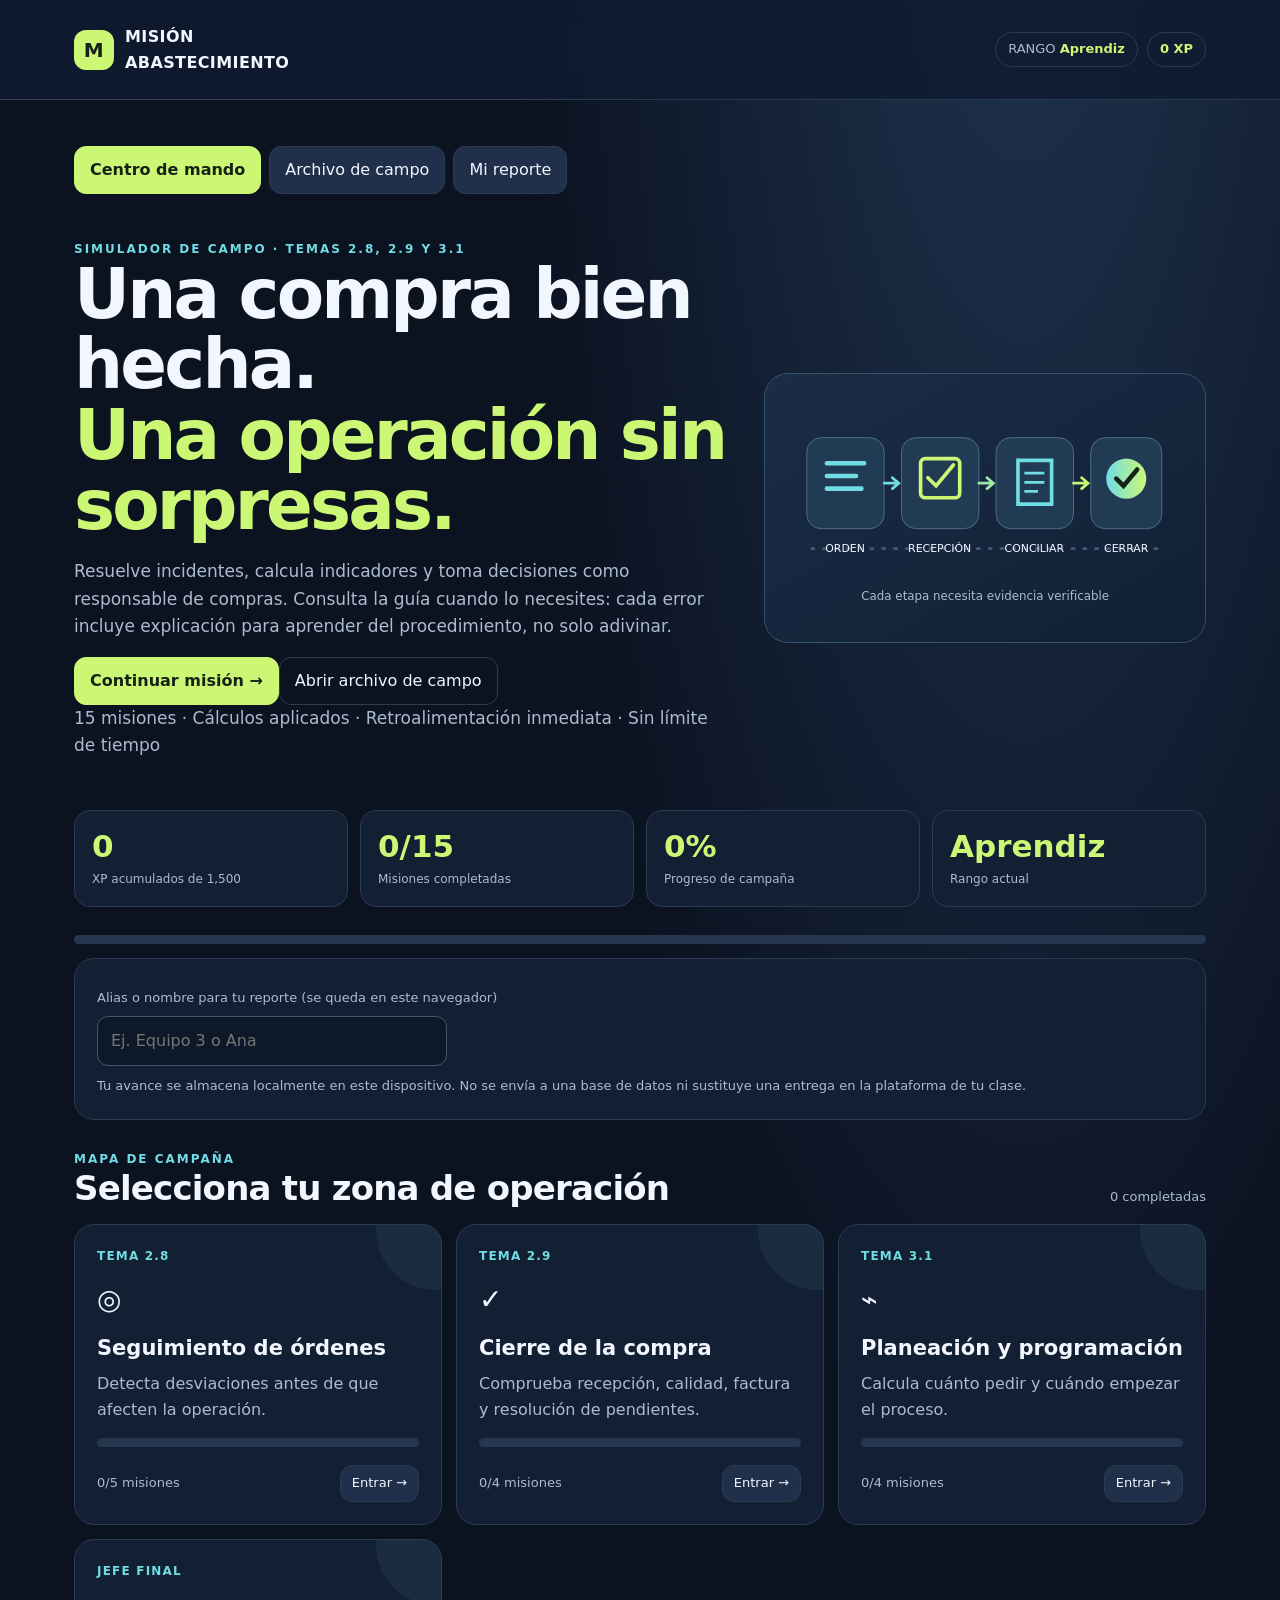
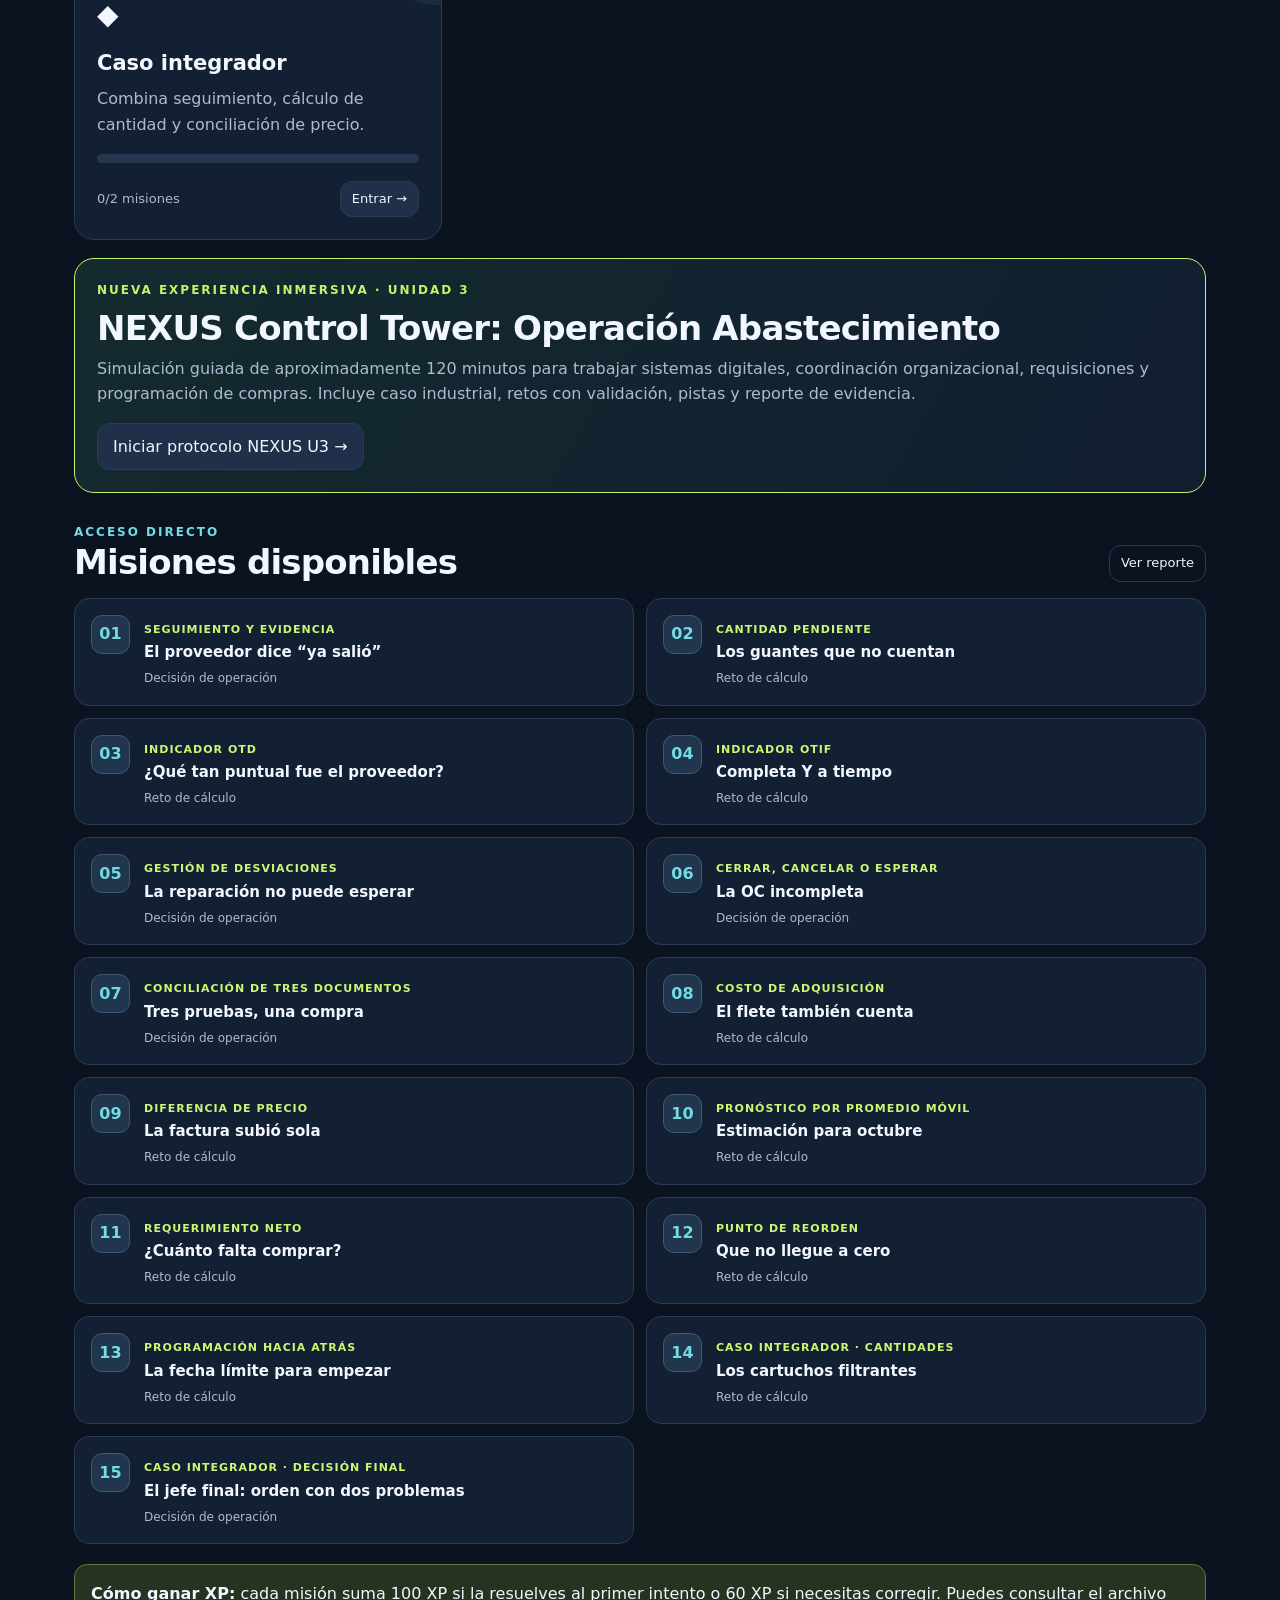
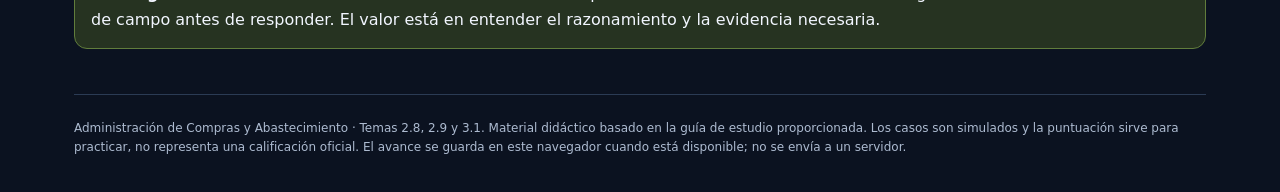
<file: index.html>
<!doctype html>
<html lang="es">
<head>
<meta charset="utf-8">
<meta name="viewport" content="width=device-width, initial-scale=1">
<meta name="theme-color" content="#0b1220">
<meta name="description" content="Juego educativo de Administración de Compras y Abastecimiento. Practica seguimiento, cierre y planeación de compras con retroalimentación inmediata.">
<title>Misión Abastecimiento | Simulador de compras</title>
<style>
:root{--bg:#0b1220;--panel:#131f33;--panel2:#18283d;--line:#2b3b54;--muted:#adbbd0;--ink:#f2f6ff;--lime:#ccf775;--cyan:#70dce4;--red:#ffa9a6;--gold:#ffd88b;--green:#a8e6b0}
*{box-sizing:border-box}html{scroll-behavior:smooth}body{margin:0;background:radial-gradient(ellipse at 80% -10%,#203653 0,transparent 36%),var(--bg);color:var(--ink);font:16px/1.6 system-ui,-apple-system,BlinkMacSystemFont,"Segoe UI",sans-serif}
button,input{font:inherit}button{cursor:pointer}button:focus-visible,a:focus-visible,input:focus-visible{outline:3px solid var(--cyan);outline-offset:3px}button:disabled{opacity:.55;cursor:not-allowed}
.wrap{width:min(1180px,100%);margin:0 auto;padding:24px}.topbar{background:#101b30dd;border-bottom:1px solid var(--line);position:sticky;top:0;z-index:10;backdrop-filter:blur(12px)}.topinner{display:flex;justify-content:space-between;align-items:center;gap:16px}.brand{display:flex;gap:11px;align-items:center;font-weight:900;letter-spacing:.4px}.brandmark{display:grid;place-items:center;width:40px;height:40px;border-radius:12px;background:var(--lime);color:#152118;font-size:20px}.hud{display:flex;gap:9px;align-items:center;flex-wrap:wrap;justify-content:flex-end}.pill{border:1px solid var(--line);border-radius:999px;padding:6px 12px;color:var(--muted);font-size:13px}.pill b{color:var(--lime)}
nav{display:flex;gap:8px;flex-wrap:wrap;margin:22px 0 26px}nav button,.btn{border:1px solid var(--line);border-radius:12px;padding:10px 15px;color:var(--ink);background:#20304a;transition:transform .15s,background .15s}nav button:hover,.btn:hover{background:#304660;transform:translateY(-1px)}nav button.active{background:var(--lime);color:#172216;border-color:var(--lime);font-weight:800}.btn.primary{background:var(--lime);color:#162214;border-color:var(--lime);font-weight:850}.btn.ghost{background:transparent}.btn.danger{color:var(--red)}.btn.small{font-size:13px;padding:7px 11px}
h1,h2,h3,p{margin-top:0}h1{font-size:clamp(38px,6vw,69px);line-height:1.02;letter-spacing:-2.8px;margin-bottom:18px}h2{font-size:clamp(25px,3.5vw,34px);line-height:1.15;letter-spacing:-.8px}h3{font-size:19px;line-height:1.3;margin-bottom:9px}p{color:var(--muted)}.eyebrow{font-size:12px;letter-spacing:2px;text-transform:uppercase;color:var(--cyan);font-weight:850}.accent{color:var(--lime)}.smallmuted{font-size:13px;color:var(--muted)}.hero{display:grid;grid-template-columns:1.2fr .8fr;gap:26px;align-items:center;padding:20px 0 34px}.hero p{max-width:650px;font-size:17px}.heroart{background:linear-gradient(150deg,#1a2d45,#102036);border:1px solid #38516c;border-radius:24px;padding:20px;min-height:240px;display:flex;align-items:center;justify-content:center;overflow:hidden}.heroart svg{width:100%;max-width:470px;height:auto}.statgrid{display:grid;grid-template-columns:repeat(4,1fr);gap:12px;margin-bottom:28px}.stat{background:var(--panel);border:1px solid var(--line);border-radius:16px;padding:17px}.stat .value{font-size:31px;color:var(--lime);font-weight:900;line-height:1.2}.stat .label{font-size:12px;color:var(--muted);margin-top:5px}.progress{height:9px;background:#26364e;border-radius:999px;overflow:hidden;margin:14px 0}.progress i{display:block;width:0;height:100%;background:linear-gradient(90deg,var(--cyan),var(--lime));transition:width .4s}
.sectionhead{display:flex;align-items:end;justify-content:space-between;gap:16px;margin:30px 0 16px}.sectionhead h2{margin:0}.grid{display:grid;grid-template-columns:repeat(3,minmax(0,1fr));gap:14px}.card{background:var(--panel);border:1px solid var(--line);border-radius:20px;padding:22px}.module{position:relative;overflow:hidden}.module:after{content:"";position:absolute;width:120px;height:120px;border-radius:50%;right:-55px;top:-55px;background:#70dce412}.module .code{font-size:12px;font-weight:900;letter-spacing:1.2px;color:var(--cyan)}.module .modicon{font-size:28px;margin:12px 0}.module h3{font-size:21px}.module .footerrow{display:flex;align-items:center;justify-content:space-between;gap:10px;margin-top:18px}.missionlist{display:grid;grid-template-columns:repeat(2,minmax(0,1fr));gap:12px}.mission{width:100%;text-align:left;display:flex;gap:14px;align-items:flex-start;border:1px solid var(--line);border-radius:15px;padding:16px;background:var(--panel);color:var(--ink);min-height:104px}.mission:hover{border-color:var(--cyan);transform:translateY(-1px)}.mission .num{display:grid;place-items:center;flex:none;width:39px;height:39px;background:#21364d;border:1px solid #415875;border-radius:11px;color:var(--cyan);font-weight:900}.mission.done .num{background:var(--lime);color:#132014;border-color:var(--lime)}.mission strong{display:block;font-size:15px}.mission small{display:block;font-size:12px;color:var(--muted);margin-top:5px}.badge{font-size:11px;color:var(--lime);text-transform:uppercase;letter-spacing:1px;font-weight:800}.layout2{display:grid;grid-template-columns:minmax(0,1.55fr) minmax(260px,.75fr);gap:18px;align-items:start}.challengehead{display:flex;justify-content:space-between;gap:14px;align-items:start}.challengehead .index{color:var(--cyan);font-weight:900}.casebox{border-left:3px solid var(--cyan);background:#18283d;border-radius:0 12px 12px 0;padding:15px 17px;margin:18px 0}.casebox p:last-child{margin-bottom:0}.options{display:grid;gap:10px;margin:17px 0}.option{text-align:left;width:100%;display:flex;gap:13px;align-items:center;padding:15px;border:1px solid var(--line);background:#18283d;border-radius:13px;color:var(--ink)}.option:hover:not(:disabled){border-color:var(--cyan);background:#20364d}.option .letter{display:grid;place-items:center;flex:none;border:1px solid #47607b;border-radius:8px;width:29px;height:29px;color:var(--cyan);font-weight:900}.option.correct{border-color:#729d49;background:#233320}.option.wrong{border-color:#a95e67;background:#38262d}.numericform{display:flex;gap:10px;align-items:stretch;margin:18px 0}.numericform input{min-width:0;flex:1;background:#0d1828;border:1px solid #425570;border-radius:12px;color:var(--ink);padding:12px 14px}.feedback{border:1px solid #6e9147;background:#263321;border-radius:15px;padding:18px;margin-top:18px}.feedback.bad{border-color:#9d6068;background:#38262d}.feedback h3{color:var(--lime)}.feedback.bad h3{color:var(--red)}.feedback p{color:var(--ink);margin:8px 0}.formula{font-family:ui-monospace,SFMono-Regular,Menlo,monospace;color:var(--lime);background:#0c1727;border:1px solid #2b3b54;padding:12px 14px;border-radius:11px;overflow-wrap:anywhere;margin:10px 0}.sidecard{margin-bottom:14px}.sidecard p:last-child{margin-bottom:0}.listclean{padding-left:20px;color:var(--muted)}.listclean li{margin:7px 0}.detailslink{background:transparent;border:0;color:var(--cyan);padding:0;text-decoration:underline;text-underline-offset:3px}
details{background:#101c2e;border:1px solid var(--line);border-radius:13px;padding:14px 16px;margin:13px 0}summary{font-weight:800;cursor:pointer}details p{margin:12px 0 0}.guidegrid{display:grid;grid-template-columns:repeat(2,minmax(0,1fr));gap:14px}.guideblock{background:var(--panel);border:1px solid var(--line);border-radius:17px;padding:18px}.guideblock h3{color:var(--cyan)}.guideblock .formula{font-size:14px}.tablewrap{overflow:auto}table{border-collapse:collapse;width:100%;min-width:390px;font-size:14px;margin:14px 0}td,th{padding:11px 12px;text-align:left;border-bottom:1px solid var(--line)}th{color:var(--cyan);font-weight:850;background:#18283d}.callout{padding:16px;border:1px solid #617d3c;background:#263321;border-radius:13px;margin:16px 0}.callout p{color:var(--ink);margin:0}.fieldlabel{display:block;font-size:13px;color:var(--muted);margin:7px 0}.textinput{background:#0d1828;color:var(--ink);border:1px solid #425570;border-radius:11px;padding:11px 13px;width:100%;max-width:350px}.scorehero{display:flex;gap:22px;align-items:center;flex-wrap:wrap}.bigscore{font-size:66px;line-height:1;color:var(--lime);font-weight:950}.reportline{display:flex;justify-content:space-between;gap:14px;padding:12px 0;border-bottom:1px solid var(--line)}.reportline strong{color:var(--lime)}.twocharts{display:grid;grid-template-columns:repeat(2,minmax(0,1fr));gap:14px}.empty{border:1px dashed #496079;padding:25px;border-radius:14px;color:var(--muted);text-align:center}footer{font-size:12px;color:var(--muted);border-top:1px solid var(--line);margin-top:45px;padding:24px 0 10px}#notice{font-size:13px;color:var(--gold)}.hidden{display:none!important}
@media(max-width:850px){.hero,.layout2{grid-template-columns:1fr}.heroart{min-height:180px}.grid{grid-template-columns:1fr}.statgrid{grid-template-columns:repeat(2,1fr)}.guidegrid{grid-template-columns:1fr}.hero{gap:15px}.missionlist{grid-template-columns:1fr}}
@media(max-width:520px){.wrap{padding:16px}.brand{font-size:13px}.brandmark{width:34px;height:34px}.hud .optional{display:none}.pill{font-size:11px;padding:5px 9px}nav button{flex:1;padding:9px 8px;font-size:13px}.card{padding:17px}h1{letter-spacing:-1.7px}.stat{padding:13px}.stat .value{font-size:26px}.numericform{flex-direction:column}.twocharts{grid-template-columns:1fr}}
@media(prefers-reduced-motion:reduce){*{animation:none!important;transition:none!important;scroll-behavior:auto!important}}
@media print{.topbar,nav,.btn,button,footer{display:none!important}body{background:#fff;color:#111}.card,.stat,.guideblock{background:#fff;border-color:#bbb}p,.smallmuted{color:#333}.bigscore,.stat .value{color:#111}}
</style>
</head>
<body>
<header class="topbar"><div class="wrap topinner"><div class="brand"><span class="brandmark">M</span><span>MISIÓN<br>ABASTECIMIENTO</span></div><div class="hud"><span class="pill">RANGO <b id="rankTop">Aprendiz</b></span><span class="pill"><b id="xpTop">0 XP</b></span></div></div></header>
<div class="wrap">
<nav aria-label="Navegación principal">
<button class="active" data-page="home">Centro de mando</button><button data-page="guide">Archivo de campo</button><button data-page="report">Mi reporte</button>
</nav>
<div id="notice" role="status" aria-live="polite"></div>
<main id="main" tabindex="-1"></main>
<footer>Administración de Compras y Abastecimiento · Temas 2.8, 2.9 y 3.1. Material didáctico basado en la guía de estudio proporcionada. Los casos son simulados y la puntuación sirve para practicar, no representa una calificación oficial. El avance se guarda en este navegador cuando está disponible; no se envía a un servidor.</footer>
</div>
<script>
'use strict';
const $=s=>document.querySelector(s);
const KEY='mision-abastecimiento-v2';
const fresh=()=>({name:'',done:{},misses:{},attempts:{},xp:0});
let state=fresh(),page='home',currentId=null,answerResult=null,guideReturn='home';
try{const saved=JSON.parse(localStorage.getItem(KEY));if(saved&&saved.done&&saved.attempts)state=Object.assign(fresh(),saved)}catch(e){$('#notice').textContent='El navegador no permitió recuperar un avance anterior.'}
const modules=[
{id:'m28',code:'TEMA 2.8',title:'Seguimiento de órdenes',icon:'◎',desc:'Detecta desviaciones antes de que afecten la operación.',missions:['m1','m2','m3','m4','m5'],takeaway:'Una promesa de envío no equivale a recepción aceptada.'},
{id:'m29',code:'TEMA 2.9',title:'Cierre de la compra',icon:'✓',desc:'Comprueba recepción, calidad, factura y resolución de pendientes.',missions:['m6','m7','m8','m9'],takeaway:'Cerrar, cancelar y poner en espera son decisiones distintas.'},
{id:'m31',code:'TEMA 3.1',title:'Planeación y programación',icon:'⌁',desc:'Calcula cuánto pedir y cuándo empezar el proceso.',missions:['m10','m11','m12','m13'],takeaway:'La fecha de necesidad guía el calendario; el inventario y los pedidos oportunos cambian cuánto comprar.'},
{id:'mix',code:'JEFE FINAL',title:'Caso integrador',icon:'◆',desc:'Combina seguimiento, cálculo de cantidad y conciliación de precio.',missions:['m14','m15'],takeaway:'No se cierra como cumplida una compra con saldo y diferencia de precio sin resolver.'}
];
const missions=[
{id:'m1',module:'m28',topic:'Seguimiento y evidencia',title:'El proveedor dice “ya salió”',type:'choice',intro:'Tienes una orden de compra de refacciones. El proveedor afirma por teléfono que ya envió el pedido, pero almacén todavía no registra la recepción.',q:'¿Cuál es la decisión más correcta?',opts:[
{t:'Cerrar la orden porque el proveedor confirmó el envío.',w:'El envío es solo un hito logístico. No demuestra que la empresa haya recibido, inspeccionado y aceptado el material ni conciliado la factura.'},
{t:'Mantener el seguimiento hasta recepción, aceptación y conciliación.',w:''},
{t:'Pagar y después investigar si llegó el material.',w:'La aprobación de factura debe seguir los controles y la evidencia requeridos; no reemplaza comprobar recepción y conformidad.'}
],a:1,explain:'El seguimiento va desde la emisión de la OC hasta la recepción, aceptación, conciliación y cierre. Registra evidencia verificable: confirmación, guía, entrada de almacén, inspección y comparación documental.',tip:'La organización, no el proveedor por su cuenta, confirma que se cumplen los criterios de cierre.'},
{id:'m2',module:'m28',topic:'Cantidad pendiente',title:'Los guantes que no cuentan',type:'number',intro:'La OC pide 500 pares de guantes. Llegaron físicamente 420; almacén aceptó 400 y rechazó 20 por defectos.',q:'¿Cuántos pares siguen pendientes para completar la cantidad aceptada de la orden?',answer:100,unit:'pares pendientes',tolerance:0,explain:'Cantidad pendiente = cantidad ordenada − cantidad acumulada recibida y aceptada. Cálculo: 500 − 400 = 100 pares. Los 20 rechazados deben registrarse como una incidencia separada; no cubren la necesidad.',tip:'Para el cálculo se usa la cantidad aceptada, no solo la descargada físicamente.'},
{id:'m3',module:'m28',topic:'Indicador OTD',title:'¿Qué tan puntual fue el proveedor?',type:'number',intro:'En el periodo revisado debían entregarse 50 órdenes. De ellas, 45 se recibieron dentro de la fecha definida.',q:'Calcula el OTD (entregas a tiempo) en porcentaje.',answer:90,unit:'%',tolerance:0.01,explain:'OTD = (órdenes entregadas a tiempo ÷ órdenes evaluadas) × 100. Operación: (45 ÷ 50) × 100 = 90 %. Mide puntualidad, pero no demuestra por sí solo que cada orden estuviera completa o cumpliera calidad.',tip:'Define siempre el periodo, las órdenes incluidas y qué fecha se considera válida.'},
{id:'m4',module:'m28',topic:'Indicador OTIF',title:'Completa Y a tiempo',type:'number',intro:'Durante el mes se evaluaron 50 órdenes. Solo 36 llegaron completas y dentro del plazo definido.',q:'¿Cuál es el OTIF del periodo?',answer:72,unit:'%',tolerance:0.01,explain:'OTIF = (órdenes completas Y a tiempo ÷ órdenes evaluadas) × 100. Cálculo: (36 ÷ 50) × 100 = 72 %. La condición es simultánea: una orden incompleta o tardía no cuenta como OTIF bajo esta definición.',tip:'OTD mide puntualidad. OTIF exige puntualidad y entrega completa.'},
{id:'m5',module:'m28',topic:'Gestión de desviaciones',title:'La reparación no puede esperar',type:'choice',intro:'Mantenimiento necesita 600 rodamientos el 18 de noviembre. El proveedor avisa el 16 de noviembre que entregará 450 el día 18 y las 150 restantes el día 22.',q:'¿Qué debería hacer compras primero?',opts:[
{t:'Aceptar la entrega parcial y no avisar a mantenimiento.',w:'La entrega parcial puede ayudar, pero no elimina el riesgo: la reparación requiere 600 y el saldo llegaría después de la fecha necesaria.'},
{t:'Cambiar la fecha original en el indicador para que la orden aparezca a tiempo.',w:'No se deben cambiar fechas retroactivamente para mejorar un indicador. Los cambios válidos deben ser reales, trazables y autorizados.'},
{t:'Registrar el saldo de 150, comunicar el riesgo y evaluar una solución con el área solicitante.',w:''}
],a:2,explain:'La entrega inicial cubre 450 unidades y deja 600 − 450 = 150 pendientes. Compras puede evaluar entrega prioritaria, inventario alterno, otro proveedor autorizado o sustitución técnicamente aprobada, y documentar acuerdos, responsable y próxima acción.',tip:'Una fecha confirmada que no cubre la fecha de necesidad ya representa un riesgo de abastecimiento.'},
{id:'m6',module:'m29',topic:'Cerrar, cancelar o esperar',title:'La OC incompleta',type:'choice',intro:'Se emitió una orden por 100 unidades. Se recibieron y aceptaron 80; el proveedor aún debe 20 y la necesidad sigue vigente.',q:'¿Qué estado describe mejor la situación?',opts:[
{t:'Cerrar toda la orden, porque la mayoría ya llegó.',w:'El saldo de 20 sigue comprometido. Cerrar la orden completa ocultaría una obligación pendiente.'},
{t:'Mantener pendiente el saldo y dar seguimiento a la entrega.',w:''},
{t:'Cancelar automáticamente las 20 unidades sin avisar.',w:'Cancelar exige la autorización aplicable y documentar el motivo; la necesidad continúa vigente.'}
],a:1,explain:'Cerrar requiere que se cumplan los criterios definidos. Cancelar anula total o parcialmente un compromiso con autorización. Poner en espera detiene temporalmente una parte del proceso porque hay una condición por resolver.',tip:'La política interna puede admitir cierres parciales, pero el saldo debe distinguirse y quedar documentado.'},
{id:'m7',module:'m29',topic:'Conciliación de tres documentos',title:'Tres pruebas, una compra',type:'choice',intro:'Cuentas por pagar recibe una factura del proveedor y necesita comprobar que el cobro esté respaldado por la compra y su recepción.',q:'¿Qué tres documentos debe comparar en una conciliación de tres vías?',opts:[
{t:'Orden de compra, registro de recepción y factura.',w:''},
{t:'Cotización, lista de precios de internet y correo informal.',w:'Esos datos pueden dar contexto, pero no son los tres documentos del modelo de conciliación presentado en la guía.'},
{t:'Requisición, organigrama y calendario de producción.',w:'La requisición inicia la necesidad, pero la conciliación compara la orden autorizada, la recepción y lo facturado.'}
],a:0,explain:'La OC indica lo autorizado; la recepción registra lo recibido y aceptado; la factura expresa lo cobrado. Se cotejan cantidades, precios, descripción y conceptos relevantes. Una discrepancia pasa al flujo de excepción, no a aprobación automática.',tip:'Recibir físicamente tampoco siempre equivale a la aceptación técnica.'},
{id:'m8',module:'m29',topic:'Costo de adquisición',title:'El flete también cuenta',type:'number',intro:'Se compran 300 unidades a $42 cada una. Hay un descuento comercial del 3 % y un flete de $650. Calcula antes de impuestos y sin otros conceptos.',q:'¿Cuál es el costo de adquisición total en pesos?',answer:12872,unit:'MXN antes de impuestos',tolerance:0.01,explain:'Importe bruto = 300 × $42 = $12,600. Descuento = $12,600 × 0.03 = $378. Neto de mercancía = $12,600 − $378 = $12,222. Más flete: $12,222 + $650 = $12,872.',tip:'Costo de adquisición = importe de mercancía − descuentos + fletes y otros cargos aplicables.'},
{id:'m9',module:'m29',topic:'Diferencia de precio',title:'La factura subió sola',type:'number',intro:'La OC autoriza 300 piezas a $42 c/u, es decir $12,600. La factura cobra las mismas 300 piezas a $43.68 c/u, es decir $13,104. No hay cambios autorizados ni otros conceptos en la base comparada.',q:'¿Qué porcentaje por encima del importe acordado representa la diferencia?',answer:4,unit:'%',tolerance:0.01,explain:'Diferencia = $13,104 − $12,600 = $504. Variación porcentual = ($504 ÷ $12,600) × 100 = 4 %. Antes de resolverla, confirma que la comparación use la misma base de impuestos, fletes, descuentos y cambios autorizados.',tip:'Una diferencia sin justificar debe resolverse antes de la aprobación correspondiente.'},
{id:'m10',module:'m31',topic:'Pronóstico por promedio móvil',title:'Estimación para octubre',type:'number',intro:'La demanda histórica de un material fue: julio 900 unidades; agosto 1,000; septiembre 1,100. Los periodos son comparables.',q:'Usa el promedio móvil simple para estimar octubre.',answer:1000,unit:'unidades',tolerance:0.01,explain:'Pronóstico = (900 + 1,000 + 1,100) ÷ 3 = 3,000 ÷ 3 = 1,000 unidades. El pronóstico no es automáticamente la compra: después se consideran existencias, pedidos oportunos, reserva y fecha de necesidad.',tip:'Este método introductorio no incorpora por sí solo estacionalidad ni cambios excepcionales.'},
{id:'m11',module:'m31',topic:'Requerimiento neto',title:'¿Cuánto falta comprar?',type:'number',intro:'Necesidad prevista: 1,200 piezas. Stock de seguridad objetivo: 100. Inventario utilizable: 180. Hay recepciones confirmadas por 250 que llegarán antes de usar el material.',q:'Calcula el requerimiento neto adicional.',answer:870,unit:'piezas',tolerance:0.01,explain:'Requerimiento neto = máx. [0, demanda prevista + stock de seguridad − inventario utilizable − recepciones oportunas]. Cálculo: 1,200 + 100 − 180 − 250 = 870 piezas. No cuentan pedidos que llegarán después de la fecha necesaria.',tip:'Si el proveedor solo vende múltiplos de empaque de 200, la cantidad práctica sería 1,000 piezas, si las restricciones lo permiten.'},
{id:'m12',module:'m31',topic:'Punto de reorden',title:'Que no llegue a cero',type:'number',intro:'Un material consume en promedio 40 filtros por día operativo. El tiempo de reposición es de 6 días operativos y el stock de seguridad es de 100 filtros.',q:'¿Cuál es el punto de reorden?',answer:340,unit:'filtros',tolerance:0.01,explain:'Punto de reorden = demanda promedio diaria × tiempo de reposición + stock de seguridad. Cálculo: 40 × 6 + 100 = 240 + 100 = 340 filtros. Al llegar a ese nivel se evalúa iniciar la reposición.',tip:'El punto de reorden indica cuándo actuar; no determina por sí solo cuánto comprar.'},
{id:'m13',module:'m31',topic:'Programación hacia atrás',title:'La fecha límite para empezar',type:'number',intro:'Un material debe estar disponible el 20 de noviembre. El plan estima: aprobación interna 2 días hábiles; gestión de pedido 2; preparación 8; transporte 3; recepción e inspección 2.',q:'¿Cuántos días hábiles en total deben reservarse hacia atrás?',answer:17,unit:'días hábiles',tolerance:0.01,explain:'Suma las etapas: 2 + 2 + 8 + 3 + 2 = 17 días hábiles. Después se calcula la fecha de inicio con el calendario laboral real, fines de semana, festivos, cierres de planta y posibles márgenes de riesgo.',tip:'No restes días naturales sin revisar el calendario de trabajo.'},
{id:'m14',module:'mix',topic:'Caso integrador · cantidades',title:'Los cartuchos filtrantes',type:'number',intro:'La OC-0418 solicita 800 cartuchos. La fecha de disponibilidad requerida es 30 de noviembre; el proveedor entrega 750 el 27 de noviembre y los 750 se aceptan. Las 50 unidades restantes llegarían el 3 de diciembre.',q:'¿Qué porcentaje de la cantidad ordenada está aceptado al 27 de noviembre?',answer:93.75,unit:'%',tolerance:0.01,explain:'Cumplimiento de cantidad = cantidad aceptada ÷ cantidad ordenada × 100. Cálculo: 750 ÷ 800 × 100 = 93.75 %. Quedan 50 unidades pendientes y la llegada informada es posterior a la fecha requerida.',tip:'Este porcentaje mide unidades aceptadas; no sustituye el indicador de puntualidad ni la evaluación de la factura.'},
{id:'m15',module:'mix',topic:'Caso integrador · decisión final',title:'El jefe final: orden con dos problemas',type:'choice',intro:'La misma OC-0418 acuerda $125 por cartucho. El proveedor factura 800 unidades a $130 y no existe modificación de precio autorizada. Además, 50 unidades siguen pendientes después de la fecha requerida.',q:'¿Qué decisión está mejor sustentada con la evidencia disponible?',opts:[
{t:'Cerrar la compra porque hay factura y la mayoría de las piezas llegó.',w:'La factura no prueba que se aceptó el saldo. Además, hay una variación de precio sin justificar.'},
{t:'Registrar el saldo, comunicar el riesgo, aclarar la factura y conservar evidencia antes del cierre.',w:''},
{t:'Autorizar el nuevo precio porque el proveedor ya emitió la factura.',w:'Una factura no reemplaza la autorización de un cambio de precio. Hay que conciliar lo facturado contra lo acordado y documentar la resolución.'}
],a:1,explain:'Cantidad aceptada: 750 de 800 = 93.75 %. Importe acordado: 800 × $125 = $100,000. Facturado: 800 × $130 = $104,000. Diferencia: $4,000, equivalente a 4 %. No se debe cerrar como compra plenamente cumplida con saldo pendiente y discrepancia de precio sin resolver.',tip:'Seguimiento, cierre y planeación se conectan: registrar el desvío, resolverlo y usar sus causas para mejorar futuras compras.'}
];
const guide=[
{id:'g28',code:'TEMA 2.8',title:'Seguimiento de órdenes',blocks:[
{h:'¿Qué significa dar seguimiento?',p:'Verificar sistemáticamente una orden desde su emisión hasta la recepción y aceptación. Busca detectar retrasos, faltantes y problemas antes de provocar paros, compras urgentes o costos adicionales.'},
{h:'Etapas sugeridas',items:['Emisión y autorización de la OC.','Confirmación de cantidad, precio, disponibilidad y fecha por parte del proveedor.','Monitoreo de fabricación, preparación, embarque y riesgo.','Recepción física e inspección o aceptación técnica.','Conciliación de lo ordenado, recibido y facturado.','Cierre con evidencia y autorización conforme a las reglas internas.']},
{h:'Cantidad pendiente',formula:'Cantidad pendiente = Cantidad ordenada − Cantidad recibida y aceptada',p:'La unidad rechazada no cubre la necesidad. Ejemplo: OC por 500 pares, 420 descargados y 400 aceptados; quedan 100 pendientes y hay 20 rechazados que deben gestionarse.'},
{h:'Indicadores de entrega',formula:'OTD (%) = (Órdenes a tiempo ÷ Órdenes evaluadas) × 100',p:'OTD mide puntualidad, no calidad ni cantidad completa por sí sola.'},
{h:'Entrega completa y a tiempo',formula:'OTIF (%) = (Órdenes completas Y a tiempo ÷ Órdenes evaluadas) × 100',p:'Una orden solo cuenta si cumple simultáneamente el plazo y la cantidad completa, según la definición elegida.'},
{h:'Cumplimiento de cantidad',formula:'(Cantidad aceptada ÷ Cantidad ordenada) × 100',p:'Se mide por unidades, mientras que OTD y OTIF suelen medirse por órdenes. Usa una regla uniforme para fechas, entregas parciales y periodo de medición.'}
]},
{id:'g29',code:'TEMA 2.9',title:'Terminación de la compra',blocks:[
{h:'¿Cuándo puede cerrarse?',items:['Se recibió la cantidad completa o el saldo quedó resuelto mediante una decisión autorizada.','El producto o servicio cumple las especificaciones y fue aceptado.','La OC, recepción, factura y documentos requeridos están disponibles.','Importes, descuentos, fletes e impuestos se revisaron sobre una base comparable.','Las incidencias están resueltas o cuentan con una resolución formal permitida.','El sistema refleja el estado real y el cierre está autorizado.']},
{h:'Cerrar, cancelar o poner en espera',p:'Cerrar concluye administrativamente una compra que cumple los criterios. Cancelar anula total o parcialmente un compromiso con la autorización aplicable. Poner en espera pausa el proceso mientras se resuelve una condición, como una factura discrepante.'},
{h:'Conciliación de tres documentos',p:'Comparar (1) orden de compra: lo autorizado; (2) recepción: lo recibido y aceptado; (3) factura: lo cobrado. Revisar cantidades, descripción, precio, flete y otros conceptos relevantes.'},
{h:'Costo de adquisición',formula:'Costo de adquisición = Importe de mercancía − Descuentos + Fletes y otros cargos aplicables',p:'Ejemplo didáctico: 300 × $42 = $12,600; descuento de 3 % = $378; neto = $12,222; más flete de $650 = $12,872 antes de impuestos.'},
{h:'Desviación de precio',formula:'Variación (%) = (Importe facturado − Importe acordado) ÷ Importe acordado × 100',p:'Ejemplo: $13,104 facturados menos $12,600 acordados = $504. La variación es $504 ÷ $12,600 × 100 = 4 %. Antes de rechazar o aprobar, confirma que la base de comparación sea la misma.'}
]},
{id:'g31',code:'TEMA 3.1',title:'Planeación y programación',blocks:[
{h:'Planear vs. programar',p:'Planear determina qué se necesitará, cuánto, por qué, con qué presupuesto y con qué alternativas. Programar establece fechas para aprobar requisición, solicitar cotizaciones, emitir pedido, recibir e inspeccionar.'},
{h:'Datos necesarios',items:['Demanda prevista y programa de producción.','Inventario utilizable, no bloqueado ni comprometido a otra necesidad.','Pedidos confirmados que llegarán antes de la fecha de uso.','Stock de seguridad objetivo.','Tiempo de reposición, restricciones de empaque, presupuesto y riesgo de suministro.']},
{h:'Promedio móvil simple',formula:'Pronóstico = (Demanda 1 + Demanda 2 + … + Demanda n) ÷ n',p:'Ejemplo: julio 900, agosto 1,000 y septiembre 1,100. El pronóstico de octubre es (900 + 1,000 + 1,100) ÷ 3 = 1,000 unidades.'},
{h:'Requerimiento neto',formula:'Máx. [0, Demanda prevista + Stock de seguridad − Inventario utilizable − Recepciones oportunas]',p:'Ejemplo: 1,200 + 100 − 180 − 250 = 870 piezas. Un pedido que llega después de la necesidad no cubre el requerimiento de esa fecha. Revisa múltiplos de empaque y presupuesto.'},
{h:'Punto de reorden (ROP)',formula:'ROP = Demanda promedio por día × Tiempo de reposición + Stock de seguridad',p:'Ejemplo: 40 filtros/día × 6 días + 100 de seguridad = 340 filtros. La posición de inventario considera existencias y pedidos oportunos, restando la demanda comprometida.'},
{h:'Programación hacia atrás',p:'Empieza en la fecha en que el material debe estar disponible y resta, con calendario hábil real, los tiempos de aprobación, gestión del pedido, fabricación/preparación, transporte y recepción/inspección. Ejemplo: 2 + 2 + 8 + 3 + 2 = 17 días hábiles.'}
]}
];
function esc(s){return String(s).replace(/[&<>"']/g,c=>({'&':'&amp;','<':'&lt;','>':'&gt;','"':'&quot;',"'":'&#39;'}[c]))}
function save(){try{localStorage.setItem(KEY,JSON.stringify(state))}catch(e){$('#notice').textContent='Este navegador no permite guardar el avance. Puedes consultar tu reporte mientras la pestaña permanezca abierta.'}updateHud()}
function completed(){return Object.keys(state.done).length}
function missionScore(){return Object.values(state.done).reduce((n,x)=>n+(x.score||0),0)}
function rank(){const xp=missionScore();return xp>=1200?'Director de Abastecimiento':xp>=850?'Coordinador':xp>=400?'Analista':'Aprendiz'}
function updateHud(){$('#xpTop').textContent=missionScore()+' XP';$('#rankTop').textContent=rank()}
function modFor(id){return modules.find(m=>m.id===id)}
function mFor(id){return missions.find(m=>m.id===id)}
function pct(){return Math.round(completed()/missions.length*100)}
function setPage(p){page=p;document.querySelectorAll('[data-page]').forEach(b=>b.classList.toggle('active',b.dataset.page===p));render();window.scrollTo({top:0,behavior:'smooth'})}
document.querySelectorAll('[data-page]').forEach(b=>b.addEventListener('click',()=>setPage(b.dataset.page)));
function render(){updateHud();const main=$('#main');if(page==='home')main.innerHTML=homeHTML();else if(page==='guide')main.innerHTML=guideHTML();else if(page==='play')main.innerHTML=playHTML();else main.innerHTML=reportHTML();bindPage()}
function homeHTML(){
let html='<section class="hero"><div><div class="eyebrow">Simulador de campo · Temas 2.8, 2.9 y 3.1</div><h1>Una compra bien hecha.<br><span class="accent">Una operación sin sorpresas.</span></h1><p>Resuelve incidentes, calcula indicadores y toma decisiones como responsable de compras. Consulta la guía cuando lo necesites: cada error incluye explicación para aprender del procedimiento, no solo adivinar.</p><div class="row"><button class="btn primary" data-action="start">Continuar misión →</button><button class="btn ghost" data-action="guide">Abrir archivo de campo</button></div><p class="smallmuted">15 misiones · Cálculos aplicados · Retroalimentación inmediata · Sin límite de tiempo</p></div>';
html+='<div class="heroart" aria-label="Ilustración del flujo de abastecimiento"><svg viewBox="0 0 440 250" role="img" aria-label="Flujo de orden, recepción, revisión y cierre"><defs><linearGradient id="g" x1="0" x2="1"><stop stop-color="#70dce4"/><stop offset="1" stop-color="#ccf775"/></linearGradient></defs><path d="M28 170 H412" stroke="#415875" stroke-width="3" stroke-dasharray="5 8"/><g transform="translate(24 48)"><rect width="85" height="100" rx="16" fill="#223b55" stroke="#54718d"/><path d="M22 28h41M22 42h32M22 56h38" stroke="#70dce4" stroke-width="5" stroke-linecap="round"/><text x="42" y="126" fill="#f2f6ff" text-anchor="middle" font-size="12">ORDEN</text></g><g transform="translate(128 48)"><rect width="85" height="100" rx="16" fill="#223b55" stroke="#54718d"/><rect x="21" y="23" width="43" height="43" rx="5" fill="none" stroke="#ccf775" stroke-width="4"/><path d="m29 44 9 9 19-23" stroke="#ccf775" stroke-width="4" fill="none" stroke-linecap="round"/><text x="42" y="126" fill="#f2f6ff" text-anchor="middle" font-size="12">RECEPCIÓN</text></g><g transform="translate(232 48)"><rect width="85" height="100" rx="16" fill="#223b55" stroke="#54718d"/><path d="M24 25h37v48H24z" fill="none" stroke="#70dce4" stroke-width="4"/><path d="M31 39h22M31 49h22M31 59h15" stroke="#70dce4" stroke-width="3"/><text x="42" y="126" fill="#f2f6ff" text-anchor="middle" font-size="12">CONCILIAR</text></g><g transform="translate(336 48)"><rect width="78" height="100" rx="16" fill="#223b55" stroke="#54718d"/><circle cx="39" cy="45" r="22" fill="url(#g)"/><path d="m28 45 8 8 15-18" stroke="#172216" stroke-width="5" fill="none" stroke-linecap="round"/><text x="39" y="126" fill="#f2f6ff" text-anchor="middle" font-size="12">CERRAR</text></g><path d="M109 98h14m-5-6 7 6-7 6M213 98h14m-5-6 7 6-7 6M317 98h14m-5-6 7 6-7 6" stroke="url(#g)" stroke-width="3" fill="none" stroke-linecap="round"/><text x="220" y="226" text-anchor="middle" fill="#adbbd0" font-size="13">Cada etapa necesita evidencia verificable</text></svg></div></section>';
html+='<section class="statgrid"><div class="stat"><div class="value">'+missionScore()+'</div><div class="label">XP acumulados de 1,500</div></div><div class="stat"><div class="value">'+completed()+'/'+missions.length+'</div><div class="label">Misiones completadas</div></div><div class="stat"><div class="value">'+pct()+'%</div><div class="label">Progreso de campaña</div></div><div class="stat"><div class="value">'+esc(rank())+'</div><div class="label">Rango actual</div></div></section><div class="progress" aria-label="Progreso total"><i style="width:'+pct()+'%"></i></div>';
html+='<section class="card"><label class="fieldlabel" for="studentName">Alias o nombre para tu reporte (se queda en este navegador)</label><input class="textinput" id="studentName" maxlength="60" placeholder="Ej. Equipo 3 o Ana" value="'+esc(state.name)+'"><p class="smallmuted" style="margin:10px 0 0">Tu avance se almacena localmente en este dispositivo. No se envía a una base de datos ni sustituye una entrega en la plataforma de tu clase.</p></section>';
html+='<div class="sectionhead"><div><div class="eyebrow">Mapa de campaña</div><h2>Selecciona tu zona de operación</h2></div><span class="smallmuted">'+completed()+' completadas</span></div><section class="grid">';
modules.forEach(m=>{const done=m.missions.filter(id=>state.done[id]).length;html+='<article class="card module"><div class="code">'+m.code+'</div><div class="modicon" aria-hidden="true">'+m.icon+'</div><h3>'+m.title+'</h3><p>'+m.desc+'</p><div class="progress"><i style="width:'+(done/m.missions.length*100)+'%"></i></div><div class="footerrow"><span class="smallmuted">'+done+'/'+m.missions.length+' misiones</span><button class="btn small" data-module="'+m.id+'">Entrar →</button></div></article>'});html+='</section>';
html+='<section class="card" style="margin:18px 0;border:1px solid #c7f36b;background:linear-gradient(120deg,#142b2e,#111e30)"><div class="eyebrow" style="color:#c7f36b">Nueva experiencia inmersiva · Unidad 3</div><h2 style="margin:8px 0">NEXUS Control Tower: Operación Abastecimiento</h2><p>Simulación guiada de aproximadamente 120 minutos para trabajar sistemas digitales, coordinación organizacional, requisiciones y programación de compras. Incluye caso industrial, retos con validación, pistas y reporte de evidencia.</p><a class="btn" style="display:inline-block;text-decoration:none" href="./protocolo-nexus-unidad3/">Iniciar protocolo NEXUS U3 →</a></section>';html+='<div class="sectionhead"><div><div class="eyebrow">Acceso directo</div><h2>Misiones disponibles</h2></div><button class="btn small ghost" data-action="report">Ver reporte</button></div><section class="missionlist">';
missions.forEach((m,i)=>{html+=missionCard(m,i)});html+='</section>';
html+='<div class="callout" style="margin-top:20px"><p><b>Cómo ganar XP:</b> cada misión suma 100 XP si la resuelves al primer intento o 60 XP si necesitas corregir. Puedes consultar el archivo de campo antes de responder. El valor está en entender el razonamiento y la evidencia necesaria.</p></div>';
return html
}
function missionCard(m,i){const isDone=!!state.done[m.id];return '<button class="mission '+(isDone?'done':'')+'" data-mission="'+m.id+'"><span class="num">'+(isDone?'✓':String(i+1).padStart(2,'0'))+'</span><span><span class="badge">'+m.topic+'</span><strong>'+m.title+'</strong><small>'+(isDone?'Completada · '+state.done[m.id].score+' XP':m.type==='number'?'Reto de cálculo':'Decisión de operación')+'</small></span></button>'}
function guideHTML(){
let html='<div class="eyebrow">Archivo de campo · Base de consulta</div><h1 style="font-size:clamp(34px,5vw,53px)">Consulta la información.<br><span class="accent">Luego toma la decisión.</span></h1><p>Esta guía resume los conceptos, criterios y ejemplos necesarios para resolver los retos. Puedes volver a consultarla en cualquier momento.</p><div class="guidegrid">';
guide.forEach(g=>{html+='<section class="guideblock" id="'+g.id+'"><div class="eyebrow">'+g.code+'</div><h2 style="font-size:26px;margin:8px 0 18px">'+g.title+'</h2>';g.blocks.forEach(b=>{html+='<details><summary>'+b.h+'</summary>';if(b.p)html+='<p>'+b.p+'</p>';if(b.items)html+='<ul class="listclean">'+b.items.map(x=>'<li>'+x+'</li>').join('')+'</ul>';if(b.formula)html+='<div class="formula">'+b.formula+'</div>';html+='</details>'});html+='<div class="callout"><p>'+modules.find(m=>m.code===g.code).takeaway+'</p></div><button class="btn small" data-module="'+(g.id==='g28'?'m28':g.id==='g29'?'m29':'m31')+'">Practicar este tema →</button></section>'});
html+='</div><div class="sectionhead"><div><div class="eyebrow">Referencia rápida</div><h2>Documentos y estados que no se confunden</h2></div></div><section class="card"><div class="tablewrap"><table><thead><tr><th>Elemento</th><th>Para qué sirve</th><th>No debe confundirse con</th></tr></thead><tbody><tr><td>Requisición</td><td>Expresa una necesidad interna y sus especificaciones.</td><td>No es por sí sola la OC formal.</td></tr><tr><td>Cotización</td><td>Oferta del proveedor: precio, disponibilidad, plazo y condiciones.</td><td>No es automáticamente una compra autorizada.</td></tr><tr><td>Orden de compra (OC)</td><td>Formaliza el pedido aprobado y sus condiciones.</td><td>No prueba que el producto ya se recibió.</td></tr><tr><td>Recepción / aceptación</td><td>Registra lo recibido y, cuando aplica, lo aceptado técnicamente.</td><td>Descarga física no garantiza conformidad.</td></tr><tr><td>Factura</td><td>Expresa el importe que el proveedor cobra.</td><td>No sustituye la conciliación contra OC y recepción.</td></tr></tbody></table></div><p class="smallmuted">En una empresa real, el procedimiento aprobado y las reglas contables, contractuales y fiscales aplicables establecen los criterios definitivos.</p></section>';
html+='<div class="row" style="margin-top:20px"><button class="btn primary" data-action="start">Volver a las misiones →</button><button class="btn ghost" data-action="home">Centro de mando</button></div>';return html
}
function playHTML(){
const m=mFor(currentId);if(!m)return homeHTML();
const index=missions.findIndex(x=>x.id===m.id),mod=modFor(m.module),done=state.done[m.id];
let html='<div class="row" style="justify-content:space-between;margin:8px 0 18px"><button class="btn small ghost" data-action="home">← Volver al mapa</button><span class="pill">'+mod.code+' · MISIÓN '+(index+1)+'/'+missions.length+'</span></div>';
html+='<div class="progress"><i style="width:'+((index+1)/missions.length*100)+'%"></i></div><div class="layout2"><section class="card"><div class="challengehead"><div><div class="eyebrow">'+m.topic+'</div><h2>'+m.title+'</h2></div><span class="index">'+(done?'✓ COMPLETADA':'+'+(state.misses[m.id]||0)+' errores previos')+'</span></div><div class="casebox"><p>'+m.intro+'</p></div><h3>'+m.q+'</h3>';
if(m.table)html+=m.table;
if(m.type==='choice'){
html+='<div class="options">';
m.opts.forEach((o,i)=>{let cls='option';if(answerResult&&answerResult.id===m.id){if(i===m.a)cls+=' correct';else if(i===answerResult.choice)cls+=' wrong'}html+='<button class="'+cls+'" data-choice="'+i+'" '+(answerResult&&answerResult.id===m.id?'disabled':'')+'><span class="letter">'+String.fromCharCode(65+i)+'</span><span>'+o.t+'</span></button>'});html+='</div>'
}else{
html+='<form id="numericForm" class="numericform"><input aria-label="Tu respuesta numérica" type="number" name="value" step="any" inputmode="decimal" placeholder="Escribe tu resultado" '+(answerResult&&answerResult.id===m.id?'disabled':'')+' required><button class="btn primary" type="submit" '+(answerResult&&answerResult.id===m.id?'disabled':'')+'>Comprobar respuesta</button></form><p class="smallmuted">Ingresa solo el número. La unidad se indica debajo del reto: <b>'+m.unit+'</b>.</p>'
}
if(answerResult&&answerResult.id===m.id){
html+='<div class="feedback '+(answerResult.correct?'':'bad')+'" role="status" aria-live="polite"><h3>'+(answerResult.correct?'✓ '+(answerResult.earned===0?'Misión ya completada':'¡Correcto!'):'✕ Todavía no. Vamos a revisar el razonamiento.')+'</h3>';
if(!answerResult.correct)html+='<p><b>Qué estuvo mal:</b> '+esc(answerResult.reason)+'</p>';
html+='<p><b>Explicación:</b> '+m.explain+'</p><div class="formula">Clave: '+m.tip+'</div>';
if(answerResult.correct)html+='<p><b>XP de esta misión:</b> '+(answerResult.earned===0?'Ya estaba registrada; no se sumó XP adicional.':answerResult.earned)+'</p><div class="row" style="margin-top:15px"><button class="btn primary" data-action="next">Siguiente misión →</button><button class="btn ghost" data-action="home">Ver mapa</button></div>';
else html+='<div class="row" style="margin-top:15px"><button class="btn primary" data-action="retry">Intentar de nuevo</button><button class="btn ghost" data-action="guide">Consultar guía del tema</button></div>';
html+='</div>'
}
html+='</section><aside><section class="card sidecard"><div class="eyebrow">Pista de campo</div><h3>'+mod.title+'</h3><p>'+mod.desc+'</p><div class="formula">'+(m.type==='number'?'Resuelve paso a paso y conserva las unidades.':'Evalúa la evidencia disponible antes de decidir.')+'</div><button class="btn small" data-action="guide">Abrir archivo de campo →</button></section><section class="card sidecard"><div class="eyebrow">Tu avance</div><div class="stat"><div class="value">'+missionScore()+'</div><div class="label">XP acumulados</div></div><div class="progress"><i style="width:'+pct()+'%"></i></div><p class="smallmuted">'+completed()+' de '+missions.length+' misiones completas.</p></section><section class="card sidecard"><h3>Recuerda</h3><p>'+m.tip+'</p></section></aside></div>';
return html
}
function reportHTML(){
const xp=missionScore(),correct=completed(),attempts=Object.values(state.attempts).reduce((a,b)=>a+b,0),errors=Object.values(state.misses).reduce((a,b)=>a+b,0);
let html='<div class="eyebrow">Reporte de práctica</div><h1 style="font-size:clamp(35px,5vw,54px)">Tu bitácora<br><span class="accent">de abastecimiento.</span></h1><section class="card scorehero"><div class="bigscore">'+xp+'</div><div><h2 style="margin-bottom:6px">'+esc(rank())+'</h2><p style="margin-bottom:4px">'+(state.name?'Participante: '+esc(state.name):'Participante sin alias')+'</p><p class="smallmuted">'+correct+' de '+missions.length+' misiones completadas · '+attempts+' intentos registrados</p></div></section>';
html+='<div class="statgrid" style="margin-top:14px"><div class="stat"><div class="value">'+correct+'</div><div class="label">Completadas</div></div><div class="stat"><div class="value">'+(missions.length-correct)+'</div><div class="label">Pendientes</div></div><div class="stat"><div class="value">'+errors+'</div><div class="label">Errores para aprender</div></div><div class="stat"><div class="value">'+pct()+'%</div><div class="label">Avance</div></div></div><div class="sectionhead"><div><div class="eyebrow">Detalle</div><h2>Resultados por misión</h2></div></div><section class="card">';
missions.forEach((m,i)=>{const d=state.done[m.id],n=state.attempts[m.id]||0;html+='<div class="reportline"><span><b>'+(i+1)+'. '+m.title+'</b><br><span class="smallmuted">'+m.topic+' · '+(d?'Completada':n?'En práctica':'Sin iniciar')+'</span></span><strong>'+(d?d.score+' XP':n?'Intentos: '+n:'—')+'</strong></div>'});
html+='</section><div class="sectionhead"><div><div class="eyebrow">Siguiente paso</div><h2>¿Qué reforzar?</h2></div></div><section class="grid"><article class="card"><h3>Seguimiento de órdenes</h3><p>Practica cantidades pendientes, fechas comprometidas y OTD/OTIF.</p><button class="btn small" data-module="m28">Reforzar tema 2.8</button></article><article class="card"><h3>Cierre de compras</h3><p>Revisa la conciliación de tres documentos y las diferencias de precio.</p><button class="btn small" data-module="m29">Reforzar tema 2.9</button></article><article class="card"><h3>Planeación</h3><p>Repite requerimiento neto, promedio móvil y punto de reorden.</p><button class="btn small" data-module="m31">Reforzar tema 3.1</button></article></section><div class="row" style="margin-top:22px"><button class="btn primary" data-action="download">Descargar reporte .txt</button><button class="btn" data-action="print">Imprimir / guardar PDF</button><button class="btn ghost" data-action="home">Volver al mapa</button><button class="btn ghost danger" data-action="reset">Reiniciar avance</button></div>';
return html
}
function beginMission(id){currentId=id;page='play';answerResult=null;guideReturn='play';render();window.scrollTo({top:0,behavior:'smooth'})}
function evaluateChoice(i){const m=mFor(currentId);if(!m||answerResult)return;state.attempts[m.id]=(state.attempts[m.id]||0)+1;const correct=i===m.a;
if(correct){let earned=0;if(!state.done[m.id]){earned=(state.misses[m.id]||0)===0?100:60;state.done[m.id]={score:earned,misses:state.misses[m.id]||0,when:new Date().toISOString()};state.xp=missionScore();}answerResult={id:m.id,correct:true,choice:i,earned:earned}}
else{state.misses[m.id]=(state.misses[m.id]||0)+1;answerResult={id:m.id,correct:false,choice:i,reason:m.opts[i].w||'La opción no coincide con la decisión o el cálculo requerido.'}}
save();render()}
function evaluateNumber(value){const m=mFor(currentId);if(!m||answerResult)return;state.attempts[m.id]=(state.attempts[m.id]||0)+1;const n=Number(value),correct=Number.isFinite(n)&&Math.abs(n-m.answer)<=m.tolerance;
if(correct){let earned=0;if(!state.done[m.id]){earned=(state.misses[m.id]||0)===0?100:60;state.done[m.id]={score:earned,misses:state.misses[m.id]||0,when:new Date().toISOString()};state.xp=missionScore();}answerResult={id:m.id,correct:true,earned:earned}}
else{state.misses[m.id]=(state.misses[m.id]||0)+1;answerResult={id:m.id,correct:false,entered:value,reason:'Tu resultado fue '+value+'; no coincide con el valor esperado. Revisa la fórmula, el orden de las operaciones y las unidades. La explicación de abajo muestra el procedimiento.'}}
save();render()}
function bindPage(){
$('#studentName')?.addEventListener('input',e=>{state.name=e.target.value;save()});
document.querySelectorAll('[data-mission]').forEach(b=>b.addEventListener('click',()=>beginMission(b.dataset.mission)));
document.querySelectorAll('[data-module]').forEach(b=>b.addEventListener('click',()=>{const mod=modules.find(m=>m.id===b.dataset.module);if(mod){beginMission(mod.missions.find(id=>!state.done[id])||mod.missions[0])}}));
document.querySelectorAll('[data-choice]').forEach(b=>b.addEventListener('click',()=>evaluateChoice(Number(b.dataset.choice))));
$('#numericForm')?.addEventListener('submit',e=>{e.preventDefault();evaluateNumber(new FormData(e.currentTarget).get('value'))});
document.querySelectorAll('[data-action]').forEach(b=>b.addEventListener('click',()=>action(b.dataset.action)));
}
function action(a){
if(a==='home'){setPage('home');return}
if(a==='guide'){guideReturn=page==='play'?'play':'home';setPage('guide');return}
if(a==='report'){setPage('report');return}
if(a==='start'){const next=missions.find(m=>!state.done[m.id]);beginMission(next?next.id:missions[0].id);return}
if(a==='retry'){answerResult=null;render();return}
if(a==='next'){const idx=missions.findIndex(m=>m.id===currentId);const next=missions.slice(idx+1).find(m=>!state.done[m.id])||missions[(idx+1)%missions.length];beginMission(next.id);return}
if(a==='print'){window.print();return}
if(a==='download'){downloadReport();return}
if(a==='reset'){if(confirm('¿Seguro que deseas borrar el avance guardado en este navegador?')){state=fresh();save();currentId=null;answerResult=null;setPage('home')}return}
}
function downloadReport(){
const lines=['MISIÓN ABASTECIMIENTO — REPORTE DE PRÁCTICA','Participante: '+(state.name||'Sin alias'),'Rango: '+rank(),'XP: '+missionScore()+' / 1500','Misiones: '+completed()+' / '+missions.length,'Intentos registrados: '+Object.values(state.attempts).reduce((a,b)=>a+b,0),'Errores antes de corregir: '+Object.values(state.misses).reduce((a,b)=>a+b,0),'','DETALLE'];
missions.forEach((m,i)=>{const d=state.done[m.id];lines.push((i+1)+'. '+m.title+' | '+(d?'Completada, '+d.score+' XP, errores: '+d.misses:'Pendiente')+' | Intentos: '+(state.attempts[m.id]||0))});
lines.push('','Documento generado localmente. No es una calificación oficial.');const blob=new Blob([lines.join('\n')],{type:'text/plain;charset=utf-8'});const url=URL.createObjectURL(blob);const a=document.createElement('a');a.href=url;a.download='reporte-mision-abastecimiento.txt';document.body.appendChild(a);a.click();a.remove();URL.revokeObjectURL(url)
}
render();
</script>
</body>
</html>
</file>
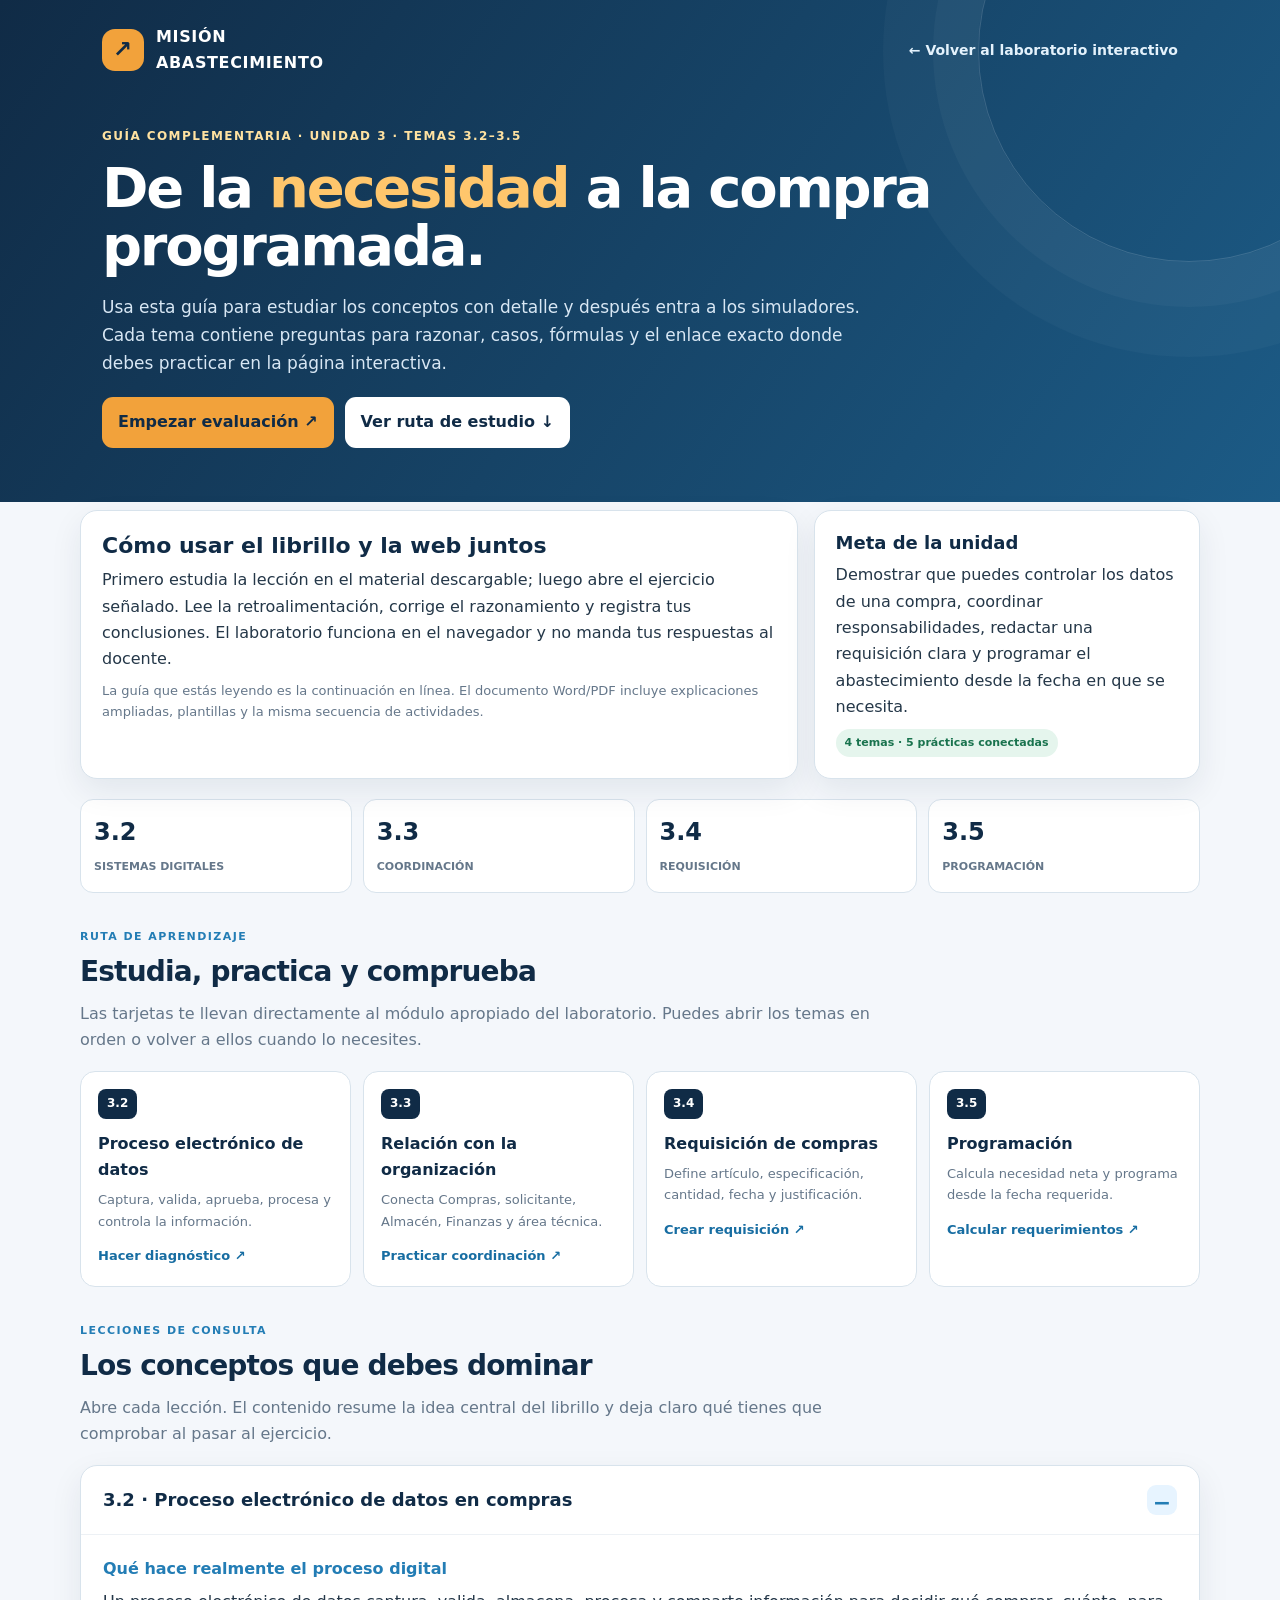
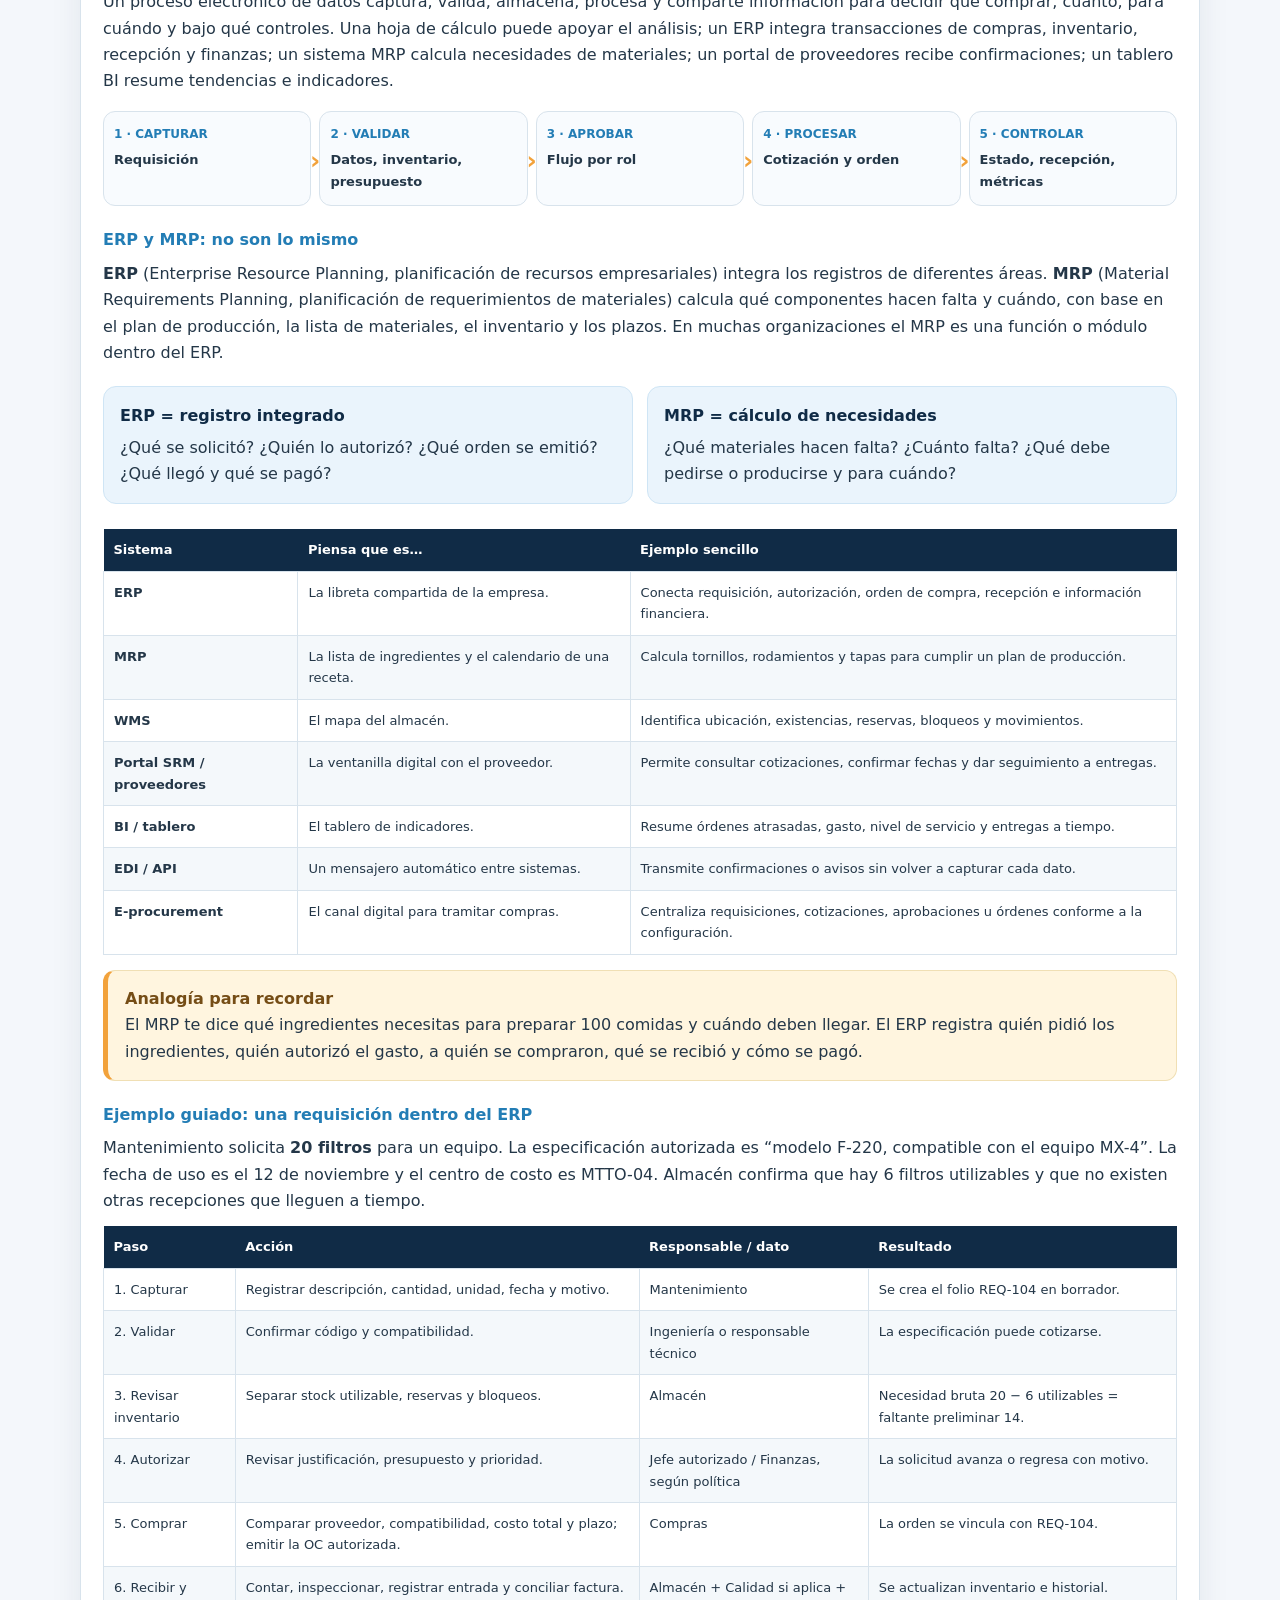
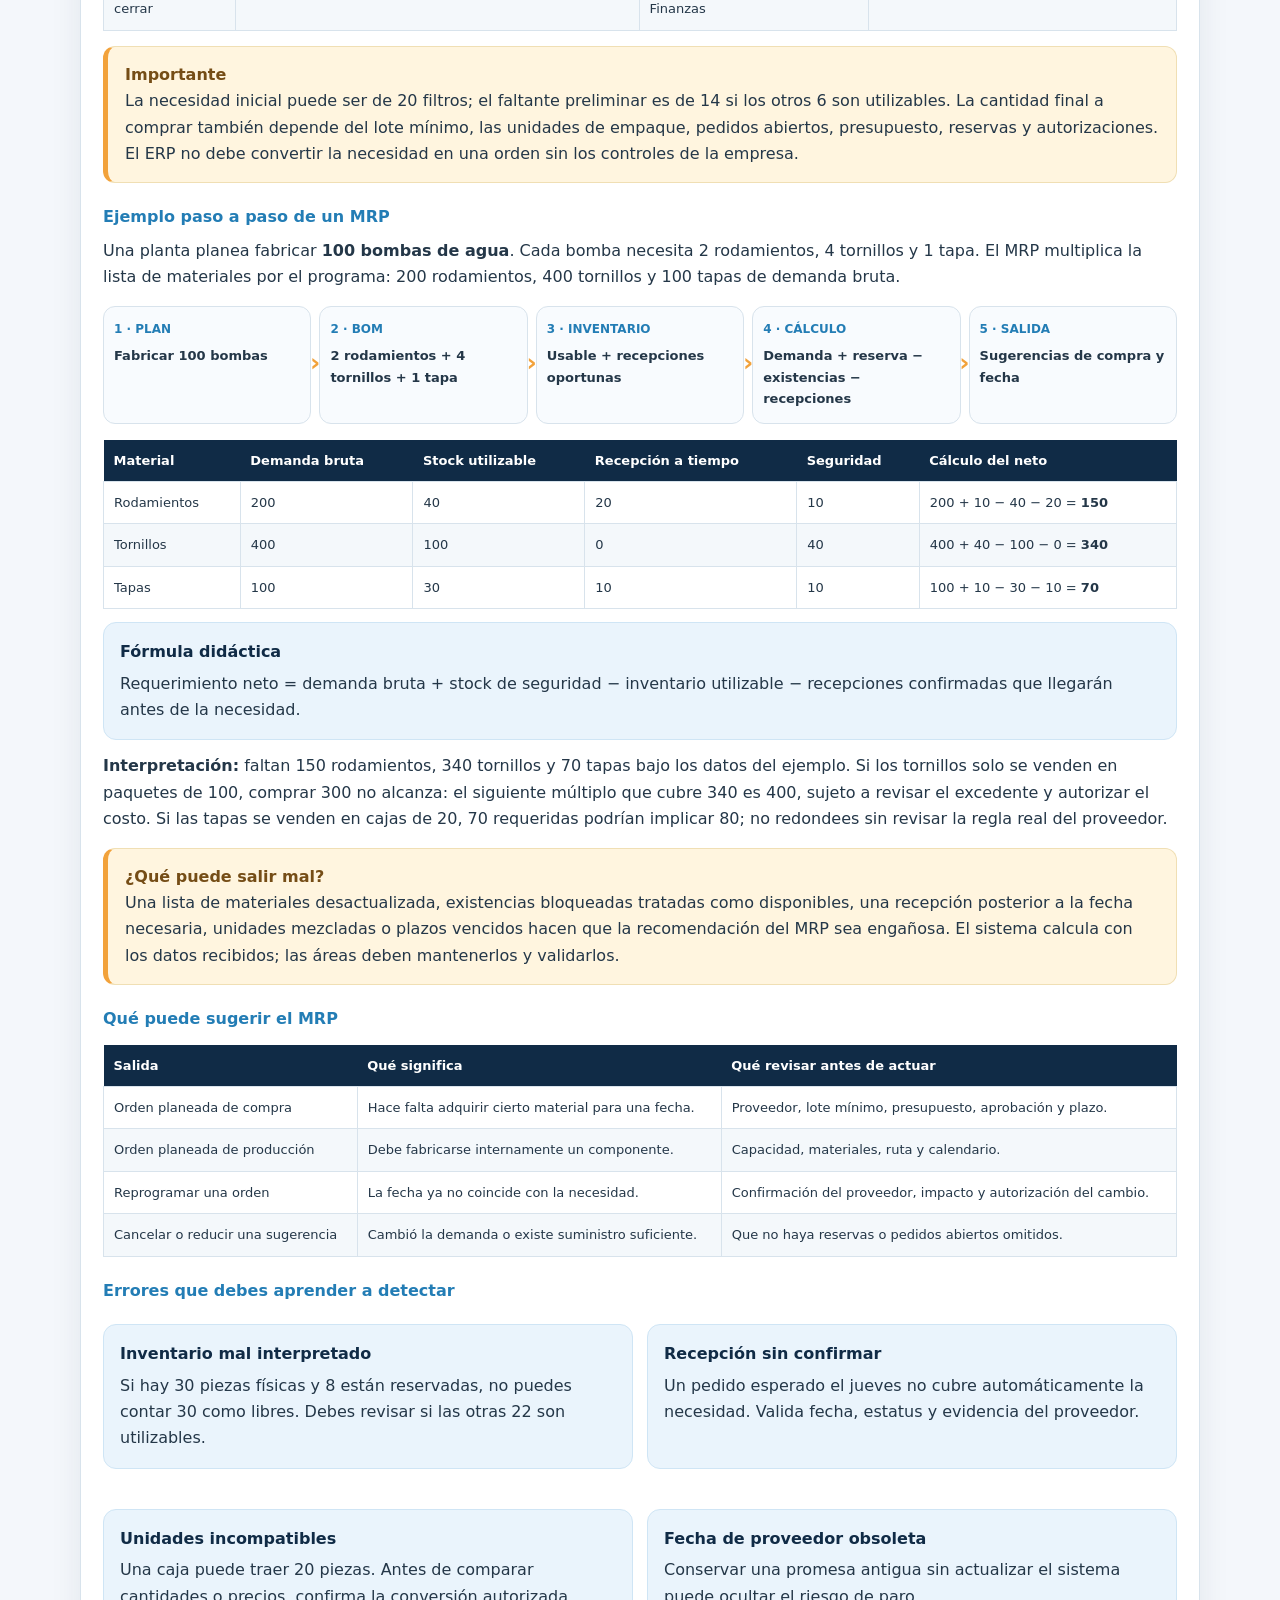
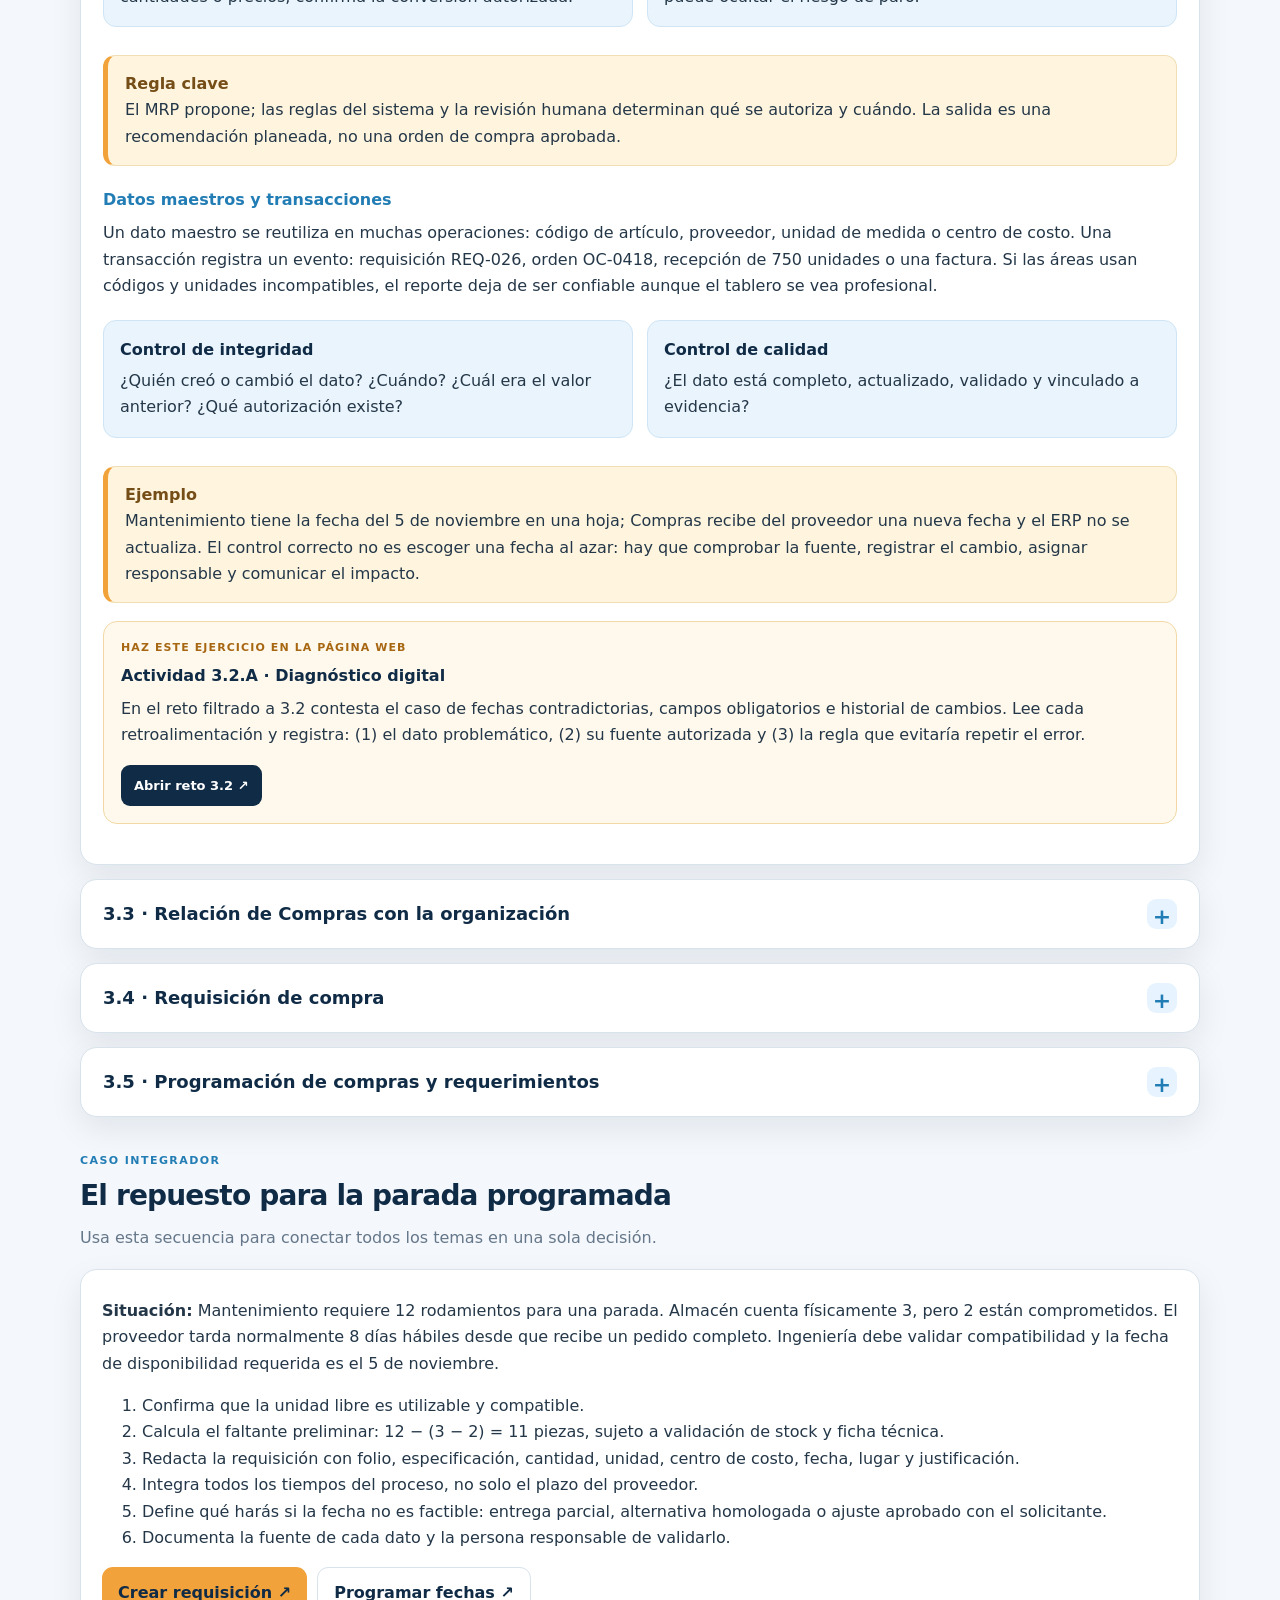
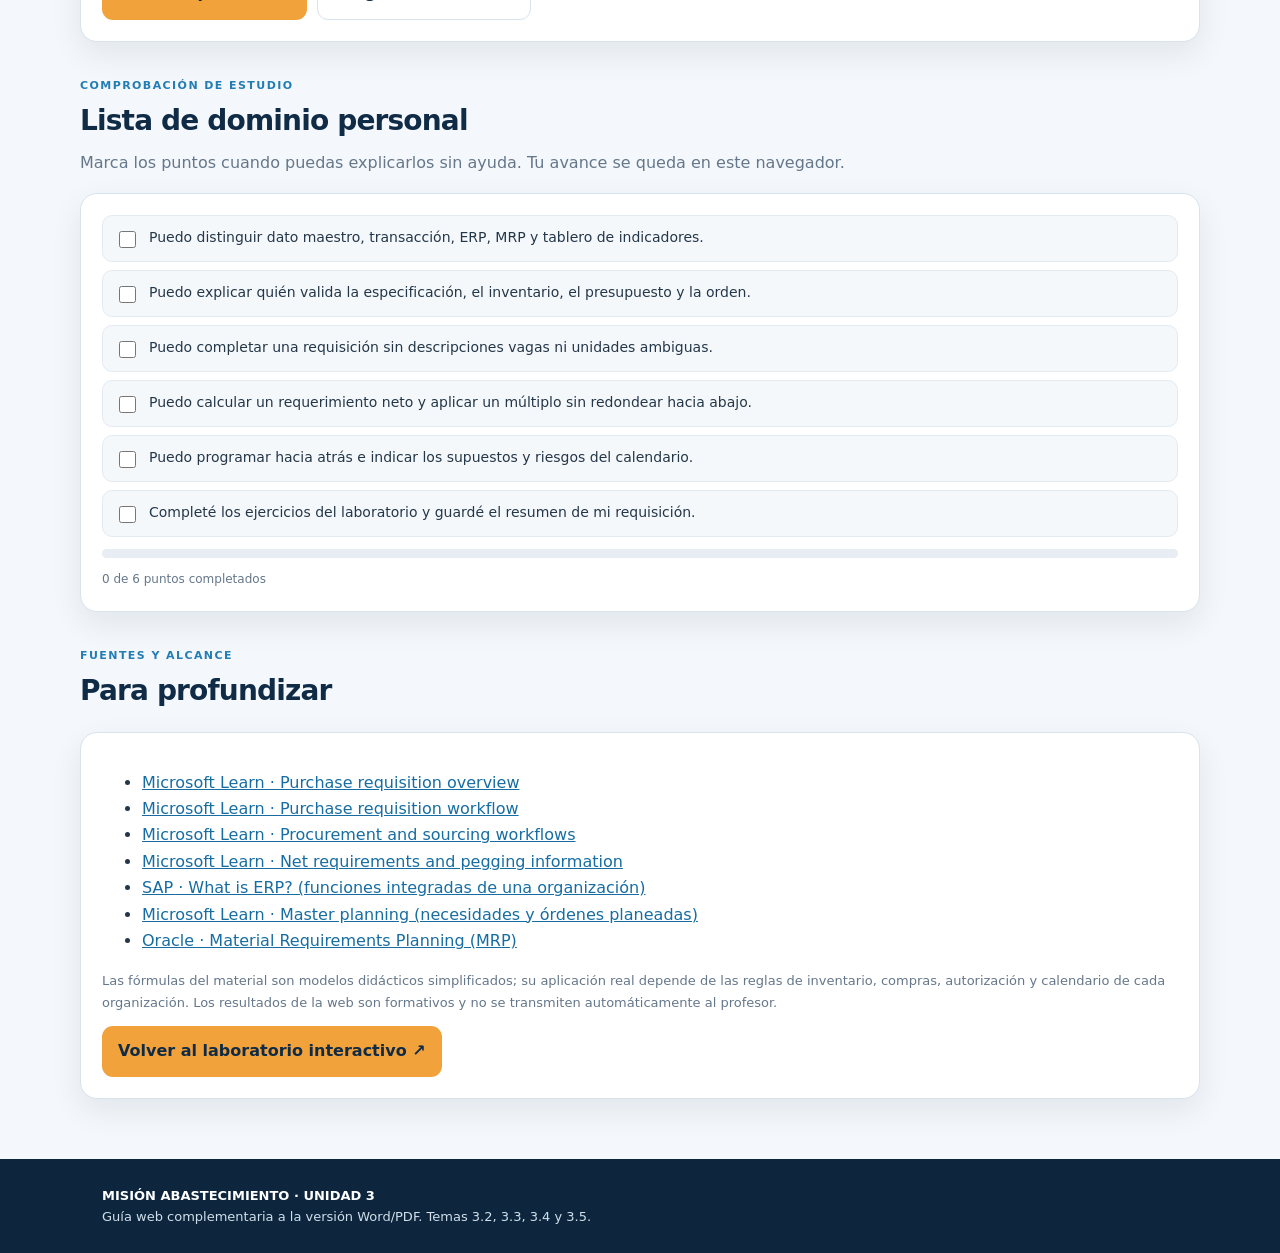
<file: guia-3-2-3-5/index.html>
<!doctype html>
<html lang="es">
<head>
<meta charset="utf-8">
<meta name="viewport" content="width=device-width, initial-scale=1">
<meta name="theme-color" content="#102b46">
<meta name="description" content="Guía complementaria y actividades de la Unidad 3 de Administración de Compras y Abastecimiento.">
<title>Guía de estudio | Administración de Compras · Unidad 3</title>
<style>
:root{--navy:#102b46;--navy2:#174d76;--blue:#237db5;--sky:#e7f4ff;--orange:#f2a23b;--ink:#243748;--muted:#65778a;--line:#d8e3ec;--bg:#f4f7fb;--white:#fff;--green:#197b59;--red:#b83e49;--teal:#168e92;--shadow:0 12px 32px #102b4614}
*{box-sizing:border-box}body{margin:0;background:var(--bg);font:16px/1.65 Inter,system-ui,-apple-system,"Segoe UI",sans-serif;color:var(--ink)}a{color:#176da2}a:focus,button:focus-visible{outline:3px solid var(--orange);outline-offset:3px}.shell{max-width:1120px;margin:auto;padding:0 22px}.hero{background:linear-gradient(125deg,var(--navy),#1c5b86);color:white;padding:24px 0 54px;position:relative;overflow:hidden}.hero:after{content:"";position:absolute;width:420px;height:420px;border:1px solid #ffffff28;border-radius:50%;right:-120px;top:-160px;box-shadow:0 0 0 45px #ffffff08,0 0 0 95px #ffffff07}.nav{display:flex;align-items:center;justify-content:space-between;gap:18px;position:relative;z-index:1}.brand{display:flex;align-items:center;gap:12px;font-weight:900;letter-spacing:.04em}.mark{display:grid;place-items:center;width:42px;height:42px;border-radius:13px;background:var(--orange);color:var(--navy);font-size:23px}.nav a{color:#e4f2fc;text-decoration:none;font-weight:750;font-size:14px}.eyebrow{margin-top:50px;color:#ffe2a1;font-weight:850;font-size:12px;letter-spacing:.12em;text-transform:uppercase}.hero h1{font-size:clamp(36px,5vw,56px);line-height:1.05;letter-spacing:-.04em;max-width:850px;margin:12px 0 15px}.hero h1 span{color:#ffc66c}.hero p{max-width:760px;color:#d8e7f4;font-size:17px}.actions{display:flex;gap:11px;flex-wrap:wrap;margin-top:20px}.btn{display:inline-flex;align-items:center;justify-content:center;gap:8px;padding:12px 16px;border-radius:11px;text-decoration:none;border:0;font-weight:850}.primary{background:var(--orange);color:var(--navy)}.light{background:white;color:var(--navy)}.outline{background:white;border:1px solid var(--line);color:var(--navy)}.main{padding:32px 0 60px}.intro{display:grid;grid-template-columns:1.3fr .7fr;gap:16px;margin-top:-24px;position:relative}.card{background:white;border:1px solid var(--line);border-radius:17px;padding:21px;box-shadow:var(--shadow)}.card h2,.card h3{color:var(--navy);margin:0 0 8px;line-height:1.25}.card h2{font-size:22px}.card h3{font-size:18px}.card p{margin:7px 0}.small{font-size:13px;color:var(--muted)}.kpis{display:grid;grid-template-columns:repeat(4,1fr);gap:11px;margin:20px 0 34px}.kpi{background:white;border:1px solid var(--line);border-radius:13px;padding:13px}.kpi strong{display:block;color:var(--navy);font-size:24px}.kpi span{font-size:11px;color:var(--muted);font-weight:850}.sectionhead{margin:35px 0 17px}.sectionhead .tag{color:var(--blue);font-size:11px;font-weight:900;letter-spacing:.13em;text-transform:uppercase}.sectionhead h2{margin:3px 0;color:var(--navy);font-size:28px;letter-spacing:-.03em}.sectionhead p{max-width:790px;color:var(--muted);margin:6px 0}.toc{display:grid;grid-template-columns:repeat(4,1fr);gap:12px}.topic{background:white;border:1px solid var(--line);border-radius:15px;padding:17px}.topic .num{display:inline-block;padding:5px 9px;background:var(--navy);color:white;border-radius:8px;font-size:12px;font-weight:900}.topic h3{font-size:16px;color:var(--navy);margin:12px 0 6px}.topic p{font-size:13px;color:var(--muted);margin:0 0 10px}.topic a{font-weight:850;font-size:13px;text-decoration:none}.lesson{background:white;border:1px solid var(--line);border-radius:17px;margin:14px 0;overflow:hidden;box-shadow:var(--shadow)}.lesson summary{list-style:none;cursor:pointer;padding:19px 22px;display:flex;align-items:center;justify-content:space-between;gap:15px;color:var(--navy);font-weight:900;font-size:18px}.lesson summary::-webkit-details-marker{display:none}.lesson summary:after{content:"+";display:grid;place-items:center;flex:0 0 30px;height:30px;border-radius:9px;background:var(--sky);color:var(--blue);font-size:22px}.lesson[open] summary:after{content:"−"}.lesson-body{padding:0 22px 22px;border-top:1px solid #edf1f5}.lesson-body h3{color:var(--blue);font-size:16px;margin:21px 0 7px}.lesson-body p{margin:7px 0}.lesson-body ul,.lesson-body ol{padding-left:23px}.diagram{display:grid;grid-template-columns:repeat(5,1fr);gap:8px;margin:16px 0}.step{padding:13px 10px;border:1px solid var(--line);border-radius:12px;background:#f8fbfe;position:relative}.step b{display:block;color:var(--blue);font-size:12px;text-transform:uppercase}.step span{font-size:13px;font-weight:800;display:block;margin-top:5px}.step:not(:last-child):after{content:"›";position:absolute;right:-10px;top:30%;font-size:25px;color:var(--orange);font-weight:900;z-index:1}.grid2{display:grid;grid-template-columns:1fr 1fr;gap:14px}.callout{background:#fff5df;border:1px solid #f0dfb4;border-left:5px solid var(--orange);padding:15px 17px;border-radius:12px;margin:15px 0}.callout strong{display:block;color:#754d16}.formula{background:#eaf4fc;border:1px solid #cfe5f5;border-radius:13px;padding:16px;margin:13px 0}.formula strong{display:block;color:var(--navy);font-size:16px;margin-bottom:5px}.eq{font-size:17px;font-weight:850;color:var(--blue);margin:8px 0}.tablewrap{overflow:auto;margin:12px 0}table{width:100%;border-collapse:collapse;font-size:13px}th{background:var(--navy);color:white;text-align:left;padding:10px}td{padding:10px;border:1px solid var(--line);vertical-align:top}tbody tr:nth-child(even){background:#f4f8fb}.exercise{border:1px solid #f2d8a5;background:#fff9ed;border-radius:14px;padding:17px;margin:18px 0}.exercise .lab-tag{font-size:11px;font-weight:900;letter-spacing:.1em;color:#a76712;text-transform:uppercase}.exercise h3{margin:5px 0;color:var(--navy)}.exercise p{margin:7px 0}.tasklink{display:inline-flex;margin-top:9px;padding:10px 13px;background:var(--navy);color:white;text-decoration:none;border-radius:9px;font-size:13px;font-weight:850}.checklist{display:grid;gap:8px}.check{display:flex;align-items:flex-start;gap:10px;background:#f5f8fb;border:1px solid #e3ebf2;padding:10px 12px;border-radius:10px;font-size:14px}.check input{margin-top:5px;accent-color:var(--green);width:17px;height:17px;flex:0 0 auto}.progress{height:9px;background:#e7edf2;border-radius:999px;overflow:hidden;margin:12px 0}.progress span{display:block;background:linear-gradient(90deg,var(--blue),var(--teal));height:100%;width:0%;transition:width .2s}.result{color:var(--muted);font-size:12px}.rubric td:nth-child(2),.rubric th:nth-child(2){text-align:center;width:80px}.sources a{overflow-wrap:anywhere}.footer{background:#0d263e;color:#d1dfeb;padding:26px 0;font-size:13px}.footer strong{color:white}.two-buttons{display:flex;gap:10px;flex-wrap:wrap;margin-top:13px}@media(max-width:850px){.intro{grid-template-columns:1fr}.toc{grid-template-columns:repeat(2,1fr)}.kpis{grid-template-columns:repeat(2,1fr)}.diagram{grid-template-columns:repeat(2,1fr)}.step:after{display:none}.grid2{grid-template-columns:1fr}}@media(max-width:520px){.shell{padding:0 14px}.nav{align-items:flex-start}.nav a{font-size:12px}.toc{grid-template-columns:1fr}.hero h1{font-size:36px}.lesson summary{font-size:16px;padding:16px}.lesson-body{padding:0 15px 18px}.kpi{padding:10px}.kpi strong{font-size:20px}}
</style>
</head>
<body>
<header class="hero">
 <div class="shell">
  <nav class="nav"><div class="brand"><span class="mark">↗</span><span>MISIÓN<br>ABASTECIMIENTO</span></div><a href="https://angelmaltos03-alt.github.io/compras-game/laboratorio-3-2-3-5/">← Volver al laboratorio interactivo</a></nav>
  <div class="eyebrow">Guía complementaria · Unidad 3 · Temas 3.2–3.5</div>
  <h1>De la <span>necesidad</span> a la compra programada.</h1>
  <p>Usa esta guía para estudiar los conceptos con detalle y después entra a los simuladores. Cada tema contiene preguntas para razonar, casos, fórmulas y el enlace exacto donde debes practicar en la página interactiva.</p>
  <div class="actions"><a class="btn primary" href="https://angelmaltos03-alt.github.io/compras-game/laboratorio-3-2-3-5/?module=quiz">Empezar evaluación ↗</a><a class="btn light" href="#ruta">Ver ruta de estudio ↓</a></div>
 </div>
</header>
<main class="main shell">
 <div class="intro">
  <section class="card"><h2>Cómo usar el librillo y la web juntos</h2><p>Primero estudia la lección en el material descargable; luego abre el ejercicio señalado. Lee la retroalimentación, corrige el razonamiento y registra tus conclusiones. El laboratorio funciona en el navegador y no manda tus respuestas al docente.</p><p class="small">La guía que estás leyendo es la continuación en línea. El documento Word/PDF incluye explicaciones ampliadas, plantillas y la misma secuencia de actividades.</p></section>
  <aside class="card"><h3>Meta de la unidad</h3><p>Demostrar que puedes controlar los datos de una compra, coordinar responsabilidades, redactar una requisición clara y programar el abastecimiento desde la fecha en que se necesita.</p><div class="pill" style="display:inline-block;background:#e5f5ed;color:#19734e;padding:5px 9px;border-radius:999px;font-size:11px;font-weight:900">4 temas · 5 prácticas conectadas</div></aside>
 </div>
 <div class="kpis"><div class="kpi"><strong>3.2</strong><span>SISTEMAS DIGITALES</span></div><div class="kpi"><strong>3.3</strong><span>COORDINACIÓN</span></div><div class="kpi"><strong>3.4</strong><span>REQUISICIÓN</span></div><div class="kpi"><strong>3.5</strong><span>PROGRAMACIÓN</span></div></div>
 <div id="ruta" class="sectionhead"><div class="tag">Ruta de aprendizaje</div><h2>Estudia, practica y comprueba</h2><p>Las tarjetas te llevan directamente al módulo apropiado del laboratorio. Puedes abrir los temas en orden o volver a ellos cuando lo necesites.</p></div>
 <div class="toc">
  <article class="topic"><span class="num">3.2</span><h3>Proceso electrónico de datos</h3><p>Captura, valida, aprueba, procesa y controla la información.</p><a href="https://angelmaltos03-alt.github.io/compras-game/laboratorio-3-2-3-5/?module=quiz&topic=3.2">Hacer diagnóstico ↗</a></article>
  <article class="topic"><span class="num">3.3</span><h3>Relación con la organización</h3><p>Conecta Compras, solicitante, Almacén, Finanzas y área técnica.</p><a href="https://angelmaltos03-alt.github.io/compras-game/laboratorio-3-2-3-5/?module=quiz&topic=3.3">Practicar coordinación ↗</a></article>
  <article class="topic"><span class="num">3.4</span><h3>Requisición de compras</h3><p>Define artículo, especificación, cantidad, fecha y justificación.</p><a href="https://angelmaltos03-alt.github.io/compras-game/laboratorio-3-2-3-5/?module=requisition">Crear requisición ↗</a></article>
  <article class="topic"><span class="num">3.5</span><h3>Programación</h3><p>Calcula necesidad neta y programa desde la fecha requerida.</p><a href="https://angelmaltos03-alt.github.io/compras-game/laboratorio-3-2-3-5/?module=planning">Calcular requerimientos ↗</a></article>
 </div>

 <div class="sectionhead"><div class="tag">Lecciones de consulta</div><h2>Los conceptos que debes dominar</h2><p>Abre cada lección. El contenido resume la idea central del librillo y deja claro qué tienes que comprobar al pasar al ejercicio.</p></div>

 <details class="lesson" open>
  <summary>3.2 · Proceso electrónico de datos en compras</summary>
  <div class="lesson-body">
   <h3>Qué hace realmente el proceso digital</h3>
   <p>Un proceso electrónico de datos captura, valida, almacena, procesa y comparte información para decidir qué comprar, cuánto, para cuándo y bajo qué controles. Una hoja de cálculo puede apoyar el análisis; un ERP integra transacciones de compras, inventario, recepción y finanzas; un sistema MRP calcula necesidades de materiales; un portal de proveedores recibe confirmaciones; un tablero BI resume tendencias e indicadores.</p>
   <div class="diagram"><div class="step"><b>1 · Capturar</b><span>Requisición</span></div><div class="step"><b>2 · Validar</b><span>Datos, inventario, presupuesto</span></div><div class="step"><b>3 · Aprobar</b><span>Flujo por rol</span></div><div class="step"><b>4 · Procesar</b><span>Cotización y orden</span></div><div class="step"><b>5 · Controlar</b><span>Estado, recepción, métricas</span></div></div>

   <h3>ERP y MRP: no son lo mismo</h3>
   <p><strong>ERP</strong> (Enterprise Resource Planning, planificación de recursos empresariales) integra los registros de diferentes áreas. <strong>MRP</strong> (Material Requirements Planning, planificación de requerimientos de materiales) calcula qué componentes hacen falta y cuándo, con base en el plan de producción, la lista de materiales, el inventario y los plazos. En muchas organizaciones el MRP es una función o módulo dentro del ERP.</p>
   <div class="grid2">
    <div class="formula"><strong>ERP = registro integrado</strong>¿Qué se solicitó? ¿Quién lo autorizó? ¿Qué orden se emitió? ¿Qué llegó y qué se pagó?</div>
    <div class="formula"><strong>MRP = cálculo de necesidades</strong>¿Qué materiales hacen falta? ¿Cuánto falta? ¿Qué debe pedirse o producirse y para cuándo?</div>
   </div>
   <div class="tablewrap"><table><thead><tr><th>Sistema</th><th>Piensa que es…</th><th>Ejemplo sencillo</th></tr></thead><tbody>
    <tr><td><strong>ERP</strong></td><td>La libreta compartida de la empresa.</td><td>Conecta requisición, autorización, orden de compra, recepción e información financiera.</td></tr>
    <tr><td><strong>MRP</strong></td><td>La lista de ingredientes y el calendario de una receta.</td><td>Calcula tornillos, rodamientos y tapas para cumplir un plan de producción.</td></tr>
    <tr><td><strong>WMS</strong></td><td>El mapa del almacén.</td><td>Identifica ubicación, existencias, reservas, bloqueos y movimientos.</td></tr>
    <tr><td><strong>Portal SRM / proveedores</strong></td><td>La ventanilla digital con el proveedor.</td><td>Permite consultar cotizaciones, confirmar fechas y dar seguimiento a entregas.</td></tr>
    <tr><td><strong>BI / tablero</strong></td><td>El tablero de indicadores.</td><td>Resume órdenes atrasadas, gasto, nivel de servicio y entregas a tiempo.</td></tr>
    <tr><td><strong>EDI / API</strong></td><td>Un mensajero automático entre sistemas.</td><td>Transmite confirmaciones o avisos sin volver a capturar cada dato.</td></tr>
    <tr><td><strong>E-procurement</strong></td><td>El canal digital para tramitar compras.</td><td>Centraliza requisiciones, cotizaciones, aprobaciones u órdenes conforme a la configuración.</td></tr>
   </tbody></table></div>
   <div class="callout"><strong>Analogía para recordar</strong>El MRP te dice qué ingredientes necesitas para preparar 100 comidas y cuándo deben llegar. El ERP registra quién pidió los ingredientes, quién autorizó el gasto, a quién se compraron, qué se recibió y cómo se pagó.</div>

   <h3>Ejemplo guiado: una requisición dentro del ERP</h3>
   <p>Mantenimiento solicita <strong>20 filtros</strong> para un equipo. La especificación autorizada es “modelo F-220, compatible con el equipo MX-4”. La fecha de uso es el 12 de noviembre y el centro de costo es MTTO-04. Almacén confirma que hay 6 filtros utilizables y que no existen otras recepciones que lleguen a tiempo.</p>
   <div class="tablewrap"><table><thead><tr><th>Paso</th><th>Acción</th><th>Responsable / dato</th><th>Resultado</th></tr></thead><tbody>
    <tr><td>1. Capturar</td><td>Registrar descripción, cantidad, unidad, fecha y motivo.</td><td>Mantenimiento</td><td>Se crea el folio REQ-104 en borrador.</td></tr>
    <tr><td>2. Validar</td><td>Confirmar código y compatibilidad.</td><td>Ingeniería o responsable técnico</td><td>La especificación puede cotizarse.</td></tr>
    <tr><td>3. Revisar inventario</td><td>Separar stock utilizable, reservas y bloqueos.</td><td>Almacén</td><td>Necesidad bruta 20 − 6 utilizables = faltante preliminar 14.</td></tr>
    <tr><td>4. Autorizar</td><td>Revisar justificación, presupuesto y prioridad.</td><td>Jefe autorizado / Finanzas, según política</td><td>La solicitud avanza o regresa con motivo.</td></tr>
    <tr><td>5. Comprar</td><td>Comparar proveedor, compatibilidad, costo total y plazo; emitir la OC autorizada.</td><td>Compras</td><td>La orden se vincula con REQ-104.</td></tr>
    <tr><td>6. Recibir y cerrar</td><td>Contar, inspeccionar, registrar entrada y conciliar factura.</td><td>Almacén + Calidad si aplica + Finanzas</td><td>Se actualizan inventario e historial.</td></tr>
   </tbody></table></div>
   <div class="callout"><strong>Importante</strong>La necesidad inicial puede ser de 20 filtros; el faltante preliminar es de 14 si los otros 6 son utilizables. La cantidad final a comprar también depende del lote mínimo, las unidades de empaque, pedidos abiertos, presupuesto, reservas y autorizaciones. El ERP no debe convertir la necesidad en una orden sin los controles de la empresa.</div>

   <h3>Ejemplo paso a paso de un MRP</h3>
   <p>Una planta planea fabricar <strong>100 bombas de agua</strong>. Cada bomba necesita 2 rodamientos, 4 tornillos y 1 tapa. El MRP multiplica la lista de materiales por el programa: 200 rodamientos, 400 tornillos y 100 tapas de demanda bruta.</p>
   <div class="diagram"><div class="step"><b>1 · Plan</b><span>Fabricar 100 bombas</span></div><div class="step"><b>2 · BOM</b><span>2 rodamientos + 4 tornillos + 1 tapa</span></div><div class="step"><b>3 · Inventario</b><span>Usable + recepciones oportunas</span></div><div class="step"><b>4 · Cálculo</b><span>Demanda + reserva − existencias − recepciones</span></div><div class="step"><b>5 · Salida</b><span>Sugerencias de compra y fecha</span></div></div>
   <div class="tablewrap"><table><thead><tr><th>Material</th><th>Demanda bruta</th><th>Stock utilizable</th><th>Recepción a tiempo</th><th>Seguridad</th><th>Cálculo del neto</th></tr></thead><tbody>
    <tr><td>Rodamientos</td><td>200</td><td>40</td><td>20</td><td>10</td><td>200 + 10 − 40 − 20 = <strong>150</strong></td></tr>
    <tr><td>Tornillos</td><td>400</td><td>100</td><td>0</td><td>40</td><td>400 + 40 − 100 − 0 = <strong>340</strong></td></tr>
    <tr><td>Tapas</td><td>100</td><td>30</td><td>10</td><td>10</td><td>100 + 10 − 30 − 10 = <strong>70</strong></td></tr>
   </tbody></table></div>
   <div class="formula"><strong>Fórmula didáctica</strong>Requerimiento neto = demanda bruta + stock de seguridad − inventario utilizable − recepciones confirmadas que llegarán antes de la necesidad.</div>
   <p><strong>Interpretación:</strong> faltan 150 rodamientos, 340 tornillos y 70 tapas bajo los datos del ejemplo. Si los tornillos solo se venden en paquetes de 100, comprar 300 no alcanza: el siguiente múltiplo que cubre 340 es 400, sujeto a revisar el excedente y autorizar el costo. Si las tapas se venden en cajas de 20, 70 requeridas podrían implicar 80; no redondees sin revisar la regla real del proveedor.</p>
   <div class="callout"><strong>¿Qué puede salir mal?</strong>Una lista de materiales desactualizada, existencias bloqueadas tratadas como disponibles, una recepción posterior a la fecha necesaria, unidades mezcladas o plazos vencidos hacen que la recomendación del MRP sea engañosa. El sistema calcula con los datos recibidos; las áreas deben mantenerlos y validarlos.</div>
   <h3>Qué puede sugerir el MRP</h3>
   <div class="tablewrap"><table><thead><tr><th>Salida</th><th>Qué significa</th><th>Qué revisar antes de actuar</th></tr></thead><tbody>
    <tr><td>Orden planeada de compra</td><td>Hace falta adquirir cierto material para una fecha.</td><td>Proveedor, lote mínimo, presupuesto, aprobación y plazo.</td></tr>
    <tr><td>Orden planeada de producción</td><td>Debe fabricarse internamente un componente.</td><td>Capacidad, materiales, ruta y calendario.</td></tr>
    <tr><td>Reprogramar una orden</td><td>La fecha ya no coincide con la necesidad.</td><td>Confirmación del proveedor, impacto y autorización del cambio.</td></tr>
    <tr><td>Cancelar o reducir una sugerencia</td><td>Cambió la demanda o existe suministro suficiente.</td><td>Que no haya reservas o pedidos abiertos omitidos.</td></tr>
   </tbody></table></div>

   <h3>Errores que debes aprender a detectar</h3>
   <div class="grid2">
    <div class="formula"><strong>Inventario mal interpretado</strong>Si hay 30 piezas físicas y 8 están reservadas, no puedes contar 30 como libres. Debes revisar si las otras 22 son utilizables.</div>
    <div class="formula"><strong>Recepción sin confirmar</strong>Un pedido esperado el jueves no cubre automáticamente la necesidad. Valida fecha, estatus y evidencia del proveedor.</div>
    <div class="formula"><strong>Unidades incompatibles</strong>Una caja puede traer 20 piezas. Antes de comparar cantidades o precios, confirma la conversión autorizada.</div>
    <div class="formula"><strong>Fecha de proveedor obsoleta</strong>Conservar una promesa antigua sin actualizar el sistema puede ocultar el riesgo de paro.</div>
   </div>
   <div class="callout"><strong>Regla clave</strong>El MRP propone; las reglas del sistema y la revisión humana determinan qué se autoriza y cuándo. La salida es una recomendación planeada, no una orden de compra aprobada.</div>

   <h3>Datos maestros y transacciones</h3>
   <p>Un dato maestro se reutiliza en muchas operaciones: código de artículo, proveedor, unidad de medida o centro de costo. Una transacción registra un evento: requisición REQ-026, orden OC-0418, recepción de 750 unidades o una factura. Si las áreas usan códigos y unidades incompatibles, el reporte deja de ser confiable aunque el tablero se vea profesional.</p>
   <div class="grid2">
    <div class="formula"><strong>Control de integridad</strong>¿Quién creó o cambió el dato? ¿Cuándo? ¿Cuál era el valor anterior? ¿Qué autorización existe?</div>
    <div class="formula"><strong>Control de calidad</strong>¿El dato está completo, actualizado, validado y vinculado a evidencia?</div>
   </div>
   <div class="callout"><strong>Ejemplo</strong>Mantenimiento tiene la fecha del 5 de noviembre en una hoja; Compras recibe del proveedor una nueva fecha y el ERP no se actualiza. El control correcto no es escoger una fecha al azar: hay que comprobar la fuente, registrar el cambio, asignar responsable y comunicar el impacto.</div>
   <div class="exercise"><div class="lab-tag">Haz este ejercicio en la página web</div><h3>Actividad 3.2.A · Diagnóstico digital</h3><p>En el reto filtrado a 3.2 contesta el caso de fechas contradictorias, campos obligatorios e historial de cambios. Lee cada retroalimentación y registra: (1) el dato problemático, (2) su fuente autorizada y (3) la regla que evitaría repetir el error.</p><a class="tasklink" href="https://angelmaltos03-alt.github.io/compras-game/laboratorio-3-2-3-5/?module=quiz&topic=3.2">Abrir reto 3.2 ↗</a></div>
  </div>
 </details>

 <details class="lesson">
  <summary>3.3 · Relación de Compras con la organización</summary>
  <div class="lesson-body">
   <p>Compras es transversal: organiza el abastecimiento, pero no reemplaza la experiencia del área que usará el bien ni la autoridad del área que autoriza el gasto. La calidad del pedido depende de que todos aporten la información que controlan.</p>
   <div class="tablewrap"><table><thead><tr><th>Área</th><th>Aporta</th><th>Si no participa</th></tr></thead><tbody>
    <tr><td>Solicitante</td><td>Uso, cantidad, fecha requerida, justificación.</td><td>Solicitud confusa o innecesaria.</td></tr>
    <tr><td>Producción / mantenimiento</td><td>Programa de consumo, equipo, repuesto y criticidad.</td><td>Material incompatible o tardío.</td></tr>
    <tr><td>Almacén</td><td>Existencia utilizable, reservas, bloqueos y pedidos abiertos.</td><td>Compra duplicada o faltante.</td></tr>
    <tr><td>Ingeniería / Calidad</td><td>Especificación y criterios de aceptación.</td><td>Rechazo de material o servicio.</td></tr>
    <tr><td>Finanzas / autorizador</td><td>Presupuesto, centro de costo y límites de autoridad.</td><td>Gasto sin validar o cargo incorrecto.</td></tr>
    <tr><td>Compras</td><td>Alternativas, evaluación de proveedores, negociación, OC y seguimiento.</td><td>Menor control de precio, plazo y trazabilidad.</td></tr>
   </tbody></table></div>
   <div class="callout"><strong>Regla de coordinación</strong>El solicitante explica qué necesita y por qué; la función técnica valida qué cumple; Almacén confirma cuánto hay libre; Finanzas y el autorizador aplican controles; Compras convierte la necesidad validada en una adquisición controlada.</div>
   <div class="exercise"><div class="lab-tag">Haz este ejercicio en la página web</div><h3>Actividad 3.3.A · Responsabilidad compartida</h3><p>Filtra el reto al tema 3.3. Después redacta un ejemplo propio donde deban intervenir tres áreas. Indica qué dato aporta cada una y qué evidencia dejaría.</p><a class="tasklink" href="https://angelmaltos03-alt.github.io/compras-game/laboratorio-3-2-3-5/?module=quiz&topic=3.3">Abrir reto 3.3 ↗</a></div>
  </div>
 </details>

 <details class="lesson">
  <summary>3.4 · Requisición de compra</summary>
  <div class="lesson-body">
   <h3>Qué es y qué no es</h3>
   <p>La requisición es la solicitud interna para adquirir un bien o servicio. Justifica y describe la necesidad; no es la cotización del proveedor ni la orden formal enviada al proveedor. Una vez validada y aprobada según la política, puede continuar a la cotización, selección y emisión de la orden.</p>
   <div class="tablewrap"><table><thead><tr><th>Campo</th><th>Qué debe registrar</th><th>Ejemplo didáctico</th></tr></thead><tbody>
    <tr><td>Cabecera</td><td>Folio, fecha, solicitante, área, centro de costo.</td><td>REQ-MTTO-026 · MNT-02.</td></tr>
    <tr><td>Descripción</td><td>Nombre específico del bien o servicio.</td><td>Rodamiento 6205-2RS.</td></tr>
    <tr><td>Especificación</td><td>Modelo, medidas, material, compatibilidad, norma o alcance.</td><td>Compatible con motor M-04 según ficha adjunta.</td></tr>
    <tr><td>Cantidad / unidad</td><td>Valor y unidad no ambigua.</td><td>11 piezas, si el inventario libre válido es 1 y se necesitan 12.</td></tr>
    <tr><td>Fecha / lugar</td><td>Cuándo debe estar disponible y dónde se recibe.</td><td>Antes de la parada, almacén central.</td></tr>
    <tr><td>Justificación</td><td>Uso y consecuencia de no comprar.</td><td>El mantenimiento programado puede retrasarse si falta el repuesto.</td></tr>
   </tbody></table></div>
   <h3>Descripción clara frente a descripción vaga</h3>
   <div class="grid2"><div class="formula"><strong>Débil</strong>“Comprar un rodamiento urgente”.<p>No define modelo, uso, cantidad ni fecha útil.</p></div><div class="formula"><strong>Mejor</strong>“Rodamiento 6205-2RS, compatible con motor M-04 según ficha técnica validada; 11 piezas; disponible antes de la parada del 5 de noviembre”.</div></div>
   <div class="callout"><strong>Antes de aprobar</strong>Comprueba inventario utilizable y reservas; valida la compatibilidad con el área técnica; confirma centro de costo; revisa fecha y plazo; adjunta documentos y tramita las autorizaciones aplicables.</div>
   <div class="exercise"><div class="lab-tag">Haz este ejercicio en la página web</div><h3>Actividad 3.4.A · Construye una requisición</h3><p>Completa el formulario de requisición. Pulsa “Revisar mi requisición”, lee los nueve criterios y corrige los que no cumplan. Descarga el resumen y consérvalo como parte de la evidencia.</p><a class="tasklink" href="https://angelmaltos03-alt.github.io/compras-game/laboratorio-3-2-3-5/?module=requisition">Abrir simulador de requisición ↗</a></div>
  </div>
 </details>

 <details class="lesson">
  <summary>3.5 · Programación de compras y requerimientos</summary>
  <div class="lesson-body">
   <h3>Planear frente a programar</h3>
   <p>Planear determina qué se necesita, cuánto y bajo qué restricciones. Programar fija fechas y responsables para completar la validación, aprobación, cotización, orden, suministro, transporte y recepción. La programación empieza por la fecha de uso y se calcula hacia atrás.</p>
   <div class="formula"><strong>Requerimiento neto (modelo didáctico)</strong><div class="eq">Máx. [0, Demanda + Stock de seguridad − Inventario utilizable − Recepciones oportunas]</div><p>“Máx. 0” indica que una necesidad cubierta no se traduce en una compra negativa. Solo se descuentan existencias utilizables y pedidos que lleguen antes de la fecha de consumo.</p></div>
   <h3>Ejemplo resuelto</h3>
   <div class="tablewrap"><table><thead><tr><th>Paso</th><th>Operación</th><th>Resultado</th></tr></thead><tbody>
    <tr><td>1</td><td>Demanda 1,200 + seguridad 100</td><td>1,300</td></tr>
    <tr><td>2</td><td>1,300 − inventario utilizable 180</td><td>1,120</td></tr>
    <tr><td>3</td><td>1,120 − recepciones oportunas 250</td><td>870 netas</td></tr>
    <tr><td>4</td><td>Si se compra en múltiplos de 200, el menor lote que cubre 870 es 1,000</td><td>1,000 a evaluar, según presupuesto y almacenamiento</td></tr>
   </tbody></table></div>
   <h3>Punto de reorden</h3>
   <div class="formula"><strong>Fórmula introductoria</strong><div class="eq">Punto de reorden = consumo promedio diario × plazo de reposición + stock de seguridad</div><p>40 filtros por día × 6 días operativos + 100 de reserva = 340 filtros. Los días y la demanda deben usar la misma base temporal; la cifra es un nivel de activación, no necesariamente la cantidad que se compra.</p></div>
   <h3>Programar hacia atrás</h3>
   <p>Ejemplo de tiempos consecutivos: aprobación 2 días hábiles, cotización/gestión 2, preparación de proveedor 8, transporte 3, inspección/recepción 2. Total = 17 días hábiles. Cuenta hacia atrás desde la fecha requerida y ajusta por festivos, cierres y margen de riesgo. Si unas tareas ocurren en paralelo, modela las dependencias en lugar de sumarlas dos veces.</p>
   <div class="exercise"><div class="lab-tag">Haz estos ejercicios en la página web</div><h3>Actividad 3.5.A · Requerimientos</h3><p>Introduce 1,200 de demanda, 100 de seguridad, 180 de inventario, 250 de recepciones oportunas y múltiplo 200. Comprueba 870 netas y 1,000 a evaluar. Después cambia las recepciones a cero y explica la variación.</p><a class="tasklink" href="https://angelmaltos03-alt.github.io/compras-game/laboratorio-3-2-3-5/?module=planning">Abrir calculadora de requerimientos ↗</a></div>
   <div class="exercise"><div class="lab-tag">Actividad 3.5.B · Programación</div><h3>Calcula cuándo iniciar</h3><p>Establece la fecha requerida y utiliza 2, 2, 8, 3 y 2 días hábiles en las etapas. La aplicación excluye fines de semana, no todos los festivos. Registra la fecha y explica qué factores de la empresa podrían cambiarla.</p><a class="tasklink" href="https://angelmaltos03-alt.github.io/compras-game/laboratorio-3-2-3-5/?module=schedule">Abrir simulador de programación ↗</a></div>
  </div>
 </details>

 <div class="sectionhead"><div class="tag">Caso integrador</div><h2>El repuesto para la parada programada</h2><p>Usa esta secuencia para conectar todos los temas en una sola decisión.</p></div>
 <section class="card">
  <p><strong>Situación:</strong> Mantenimiento requiere 12 rodamientos para una parada. Almacén cuenta físicamente 3, pero 2 están comprometidos. El proveedor tarda normalmente 8 días hábiles desde que recibe un pedido completo. Ingeniería debe validar compatibilidad y la fecha de disponibilidad requerida es el 5 de noviembre.</p>
  <ol><li>Confirma que la unidad libre es utilizable y compatible.</li><li>Calcula el faltante preliminar: 12 − (3 − 2) = 11 piezas, sujeto a validación de stock y ficha técnica.</li><li>Redacta la requisición con folio, especificación, cantidad, unidad, centro de costo, fecha, lugar y justificación.</li><li>Integra todos los tiempos del proceso, no solo el plazo del proveedor.</li><li>Define qué harás si la fecha no es factible: entrega parcial, alternativa homologada o ajuste aprobado con el solicitante.</li><li>Documenta la fuente de cada dato y la persona responsable de validarlo.</li></ol>
  <div class="two-buttons"><a class="btn primary" href="https://angelmaltos03-alt.github.io/compras-game/laboratorio-3-2-3-5/?module=requisition">Crear requisición ↗</a><a class="btn outline" href="https://angelmaltos03-alt.github.io/compras-game/laboratorio-3-2-3-5/?module=schedule">Programar fechas ↗</a></div>
 </section>

 <div class="sectionhead"><div class="tag">Comprobación de estudio</div><h2>Lista de dominio personal</h2><p>Marca los puntos cuando puedas explicarlos sin ayuda. Tu avance se queda en este navegador.</p></div>
 <section class="card">
  <div class="checklist" id="checks">
   <label class="check"><input type="checkbox"> Puedo distinguir dato maestro, transacción, ERP, MRP y tablero de indicadores.</label>
   <label class="check"><input type="checkbox"> Puedo explicar quién valida la especificación, el inventario, el presupuesto y la orden.</label>
   <label class="check"><input type="checkbox"> Puedo completar una requisición sin descripciones vagas ni unidades ambiguas.</label>
   <label class="check"><input type="checkbox"> Puedo calcular un requerimiento neto y aplicar un múltiplo sin redondear hacia abajo.</label>
   <label class="check"><input type="checkbox"> Puedo programar hacia atrás e indicar los supuestos y riesgos del calendario.</label>
   <label class="check"><input type="checkbox"> Completé los ejercicios del laboratorio y guardé el resumen de mi requisición.</label>
  </div>
  <div class="progress"><span id="progress-fill"></span></div><div class="result" id="progress-label">0 de 6 puntos completados</div>
 </section>

 <div class="sectionhead"><div class="tag">Fuentes y alcance</div><h2>Para profundizar</h2></div>
 <section class="card sources">
  <ul>
   <li><a href="https://learn.microsoft.com/en-us/dynamics365/supply-chain/procurement/purchase-requisitions-overview" target="_blank" rel="noreferrer">Microsoft Learn · Purchase requisition overview</a></li>
   <li><a href="https://learn.microsoft.com/en-us/dynamics365/supply-chain/procurement/purchase-requisitions-workflow" target="_blank" rel="noreferrer">Microsoft Learn · Purchase requisition workflow</a></li>
   <li><a href="https://learn.microsoft.com/en-us/dynamics365/supply-chain/procurement/procurement-sourcing-workflows" target="_blank" rel="noreferrer">Microsoft Learn · Procurement and sourcing workflows</a></li>
   <li><a href="https://learn.microsoft.com/en-us/dynamics365/supply-chain/master-planning/net-requirements-built-in-master-planning" target="_blank" rel="noreferrer">Microsoft Learn · Net requirements and pegging information</a></li>
   <li><a href="https://www.sap.com/resources/what-is-erp" target="_blank" rel="noreferrer">SAP · What is ERP? (funciones integradas de una organización)</a></li>
   <li><a href="https://learn.microsoft.com/en-us/dynamics365/supply-chain/master-planning/master-planning-home-page" target="_blank" rel="noreferrer">Microsoft Learn · Master planning (necesidades y órdenes planeadas)</a></li>
   <li><a href="https://docs.oracle.com/cd/E26401_01/doc.122/e48795/T478564T478850.htm" target="_blank" rel="noreferrer">Oracle · Material Requirements Planning (MRP)</a></li>
  </ul>
  <p class="small">Las fórmulas del material son modelos didácticos simplificados; su aplicación real depende de las reglas de inventario, compras, autorización y calendario de cada organización. Los resultados de la web son formativos y no se transmiten automáticamente al profesor.</p>
  <div class="two-buttons"><a class="btn primary" href="https://angelmaltos03-alt.github.io/compras-game/laboratorio-3-2-3-5/">Volver al laboratorio interactivo ↗</a></div>
 </section>
</main>
<footer class="footer"><div class="shell"><strong>MISIÓN ABASTECIMIENTO · UNIDAD 3</strong><br>Guía web complementaria a la versión Word/PDF. Temas 3.2, 3.3, 3.4 y 3.5.</div></footer>
<script>
(function(){const boxes=[...document.querySelectorAll('#checks input')];const fill=document.getElementById('progress-fill');const label=document.getElementById('progress-label');boxes.forEach((box,i)=>{const key='mision-abastecimiento-guide-check-'+i;box.checked=localStorage.getItem(key)==='1';box.addEventListener('change',()=>{localStorage.setItem(key,box.checked?'1':'0');update()})});function update(){const n=boxes.filter(b=>b.checked).length;fill.style.width=(n/boxes.length*100)+'%';label.textContent=n+' de '+boxes.length+' puntos completados'}update()})();
</script>
</body></html>
</file>
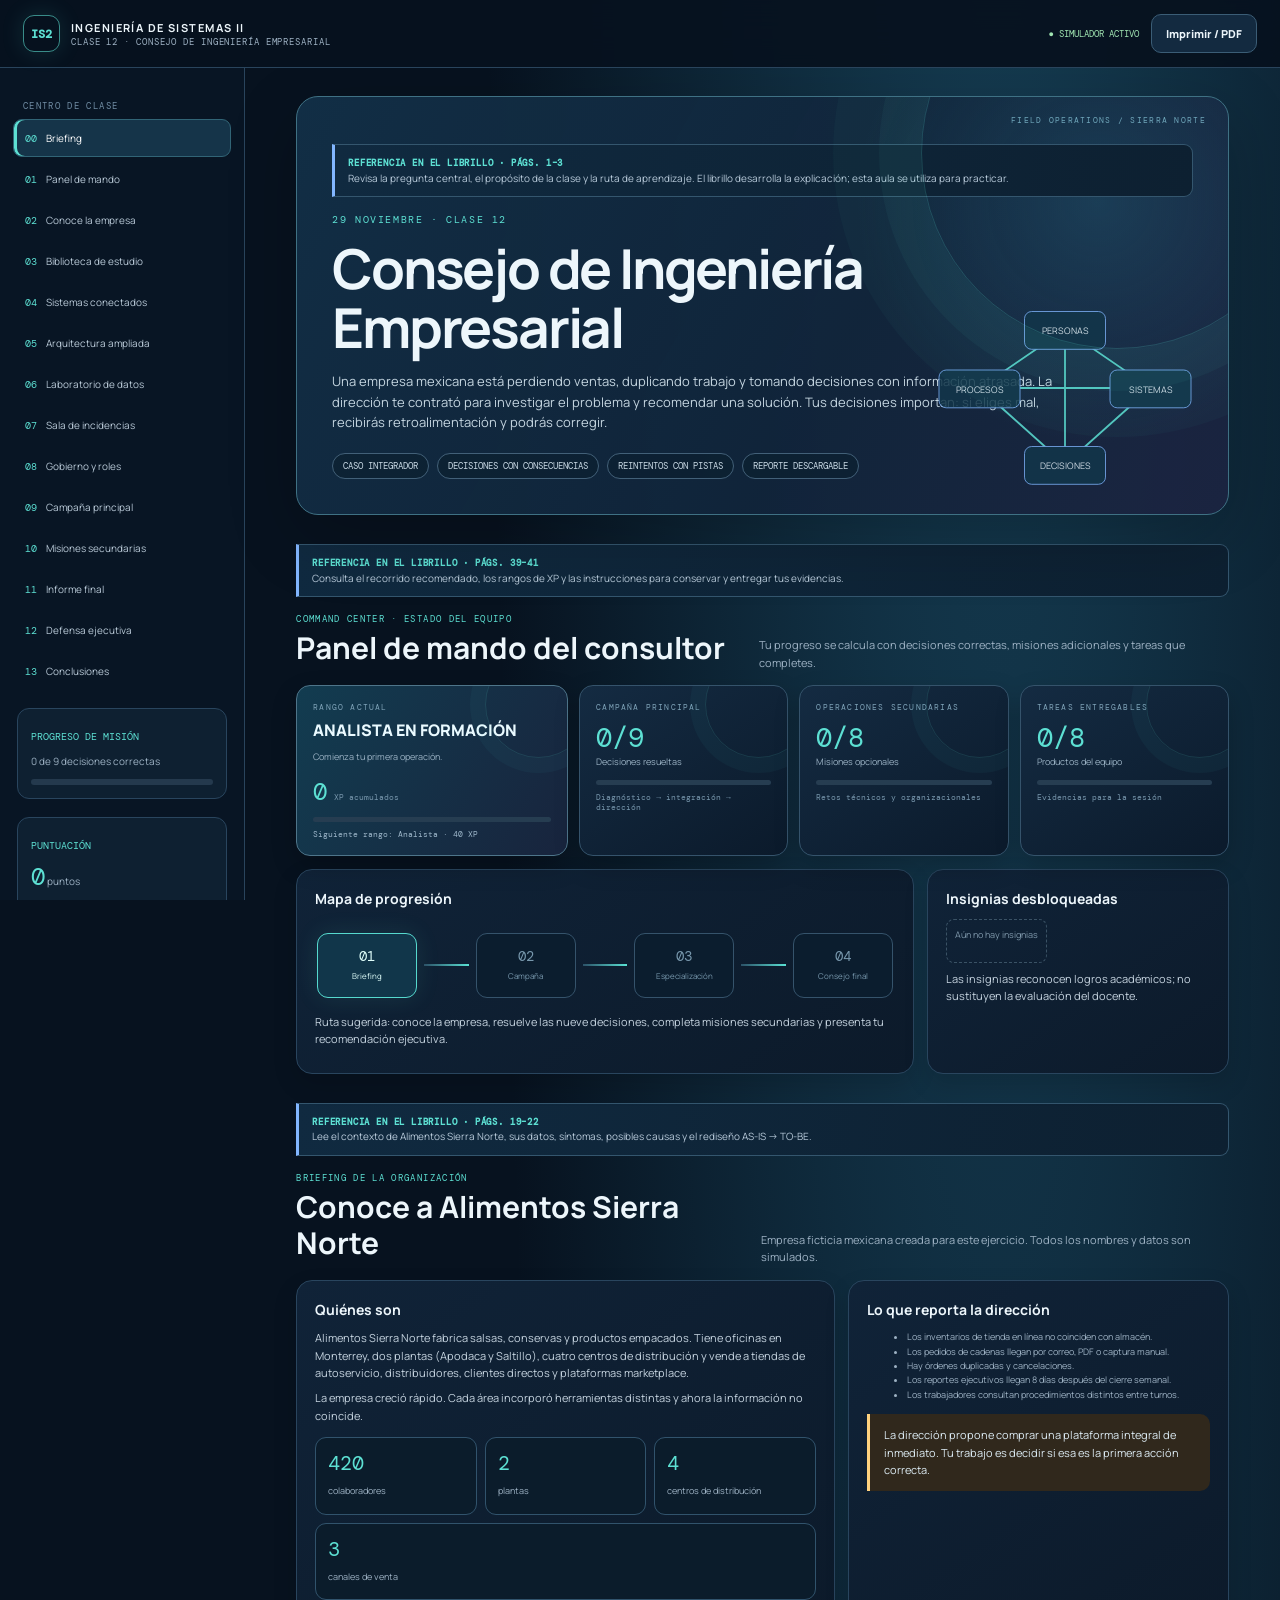
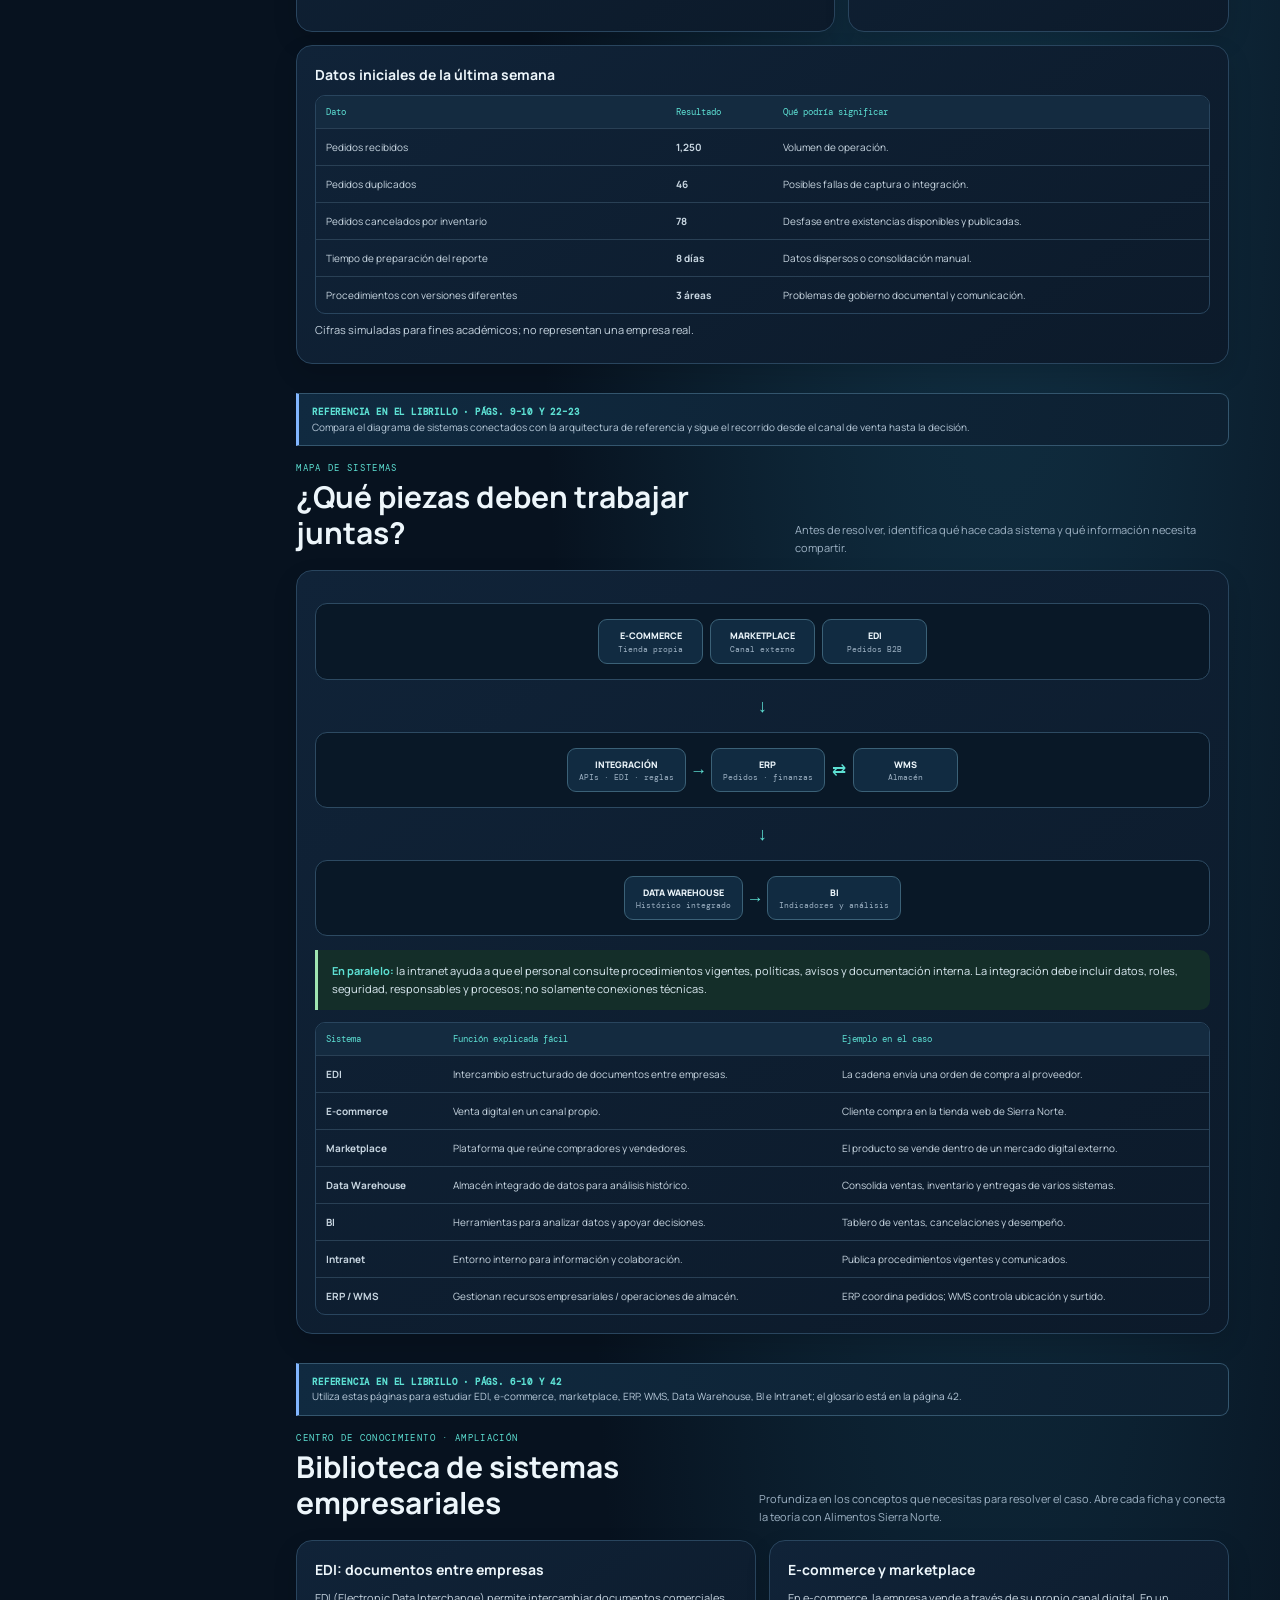
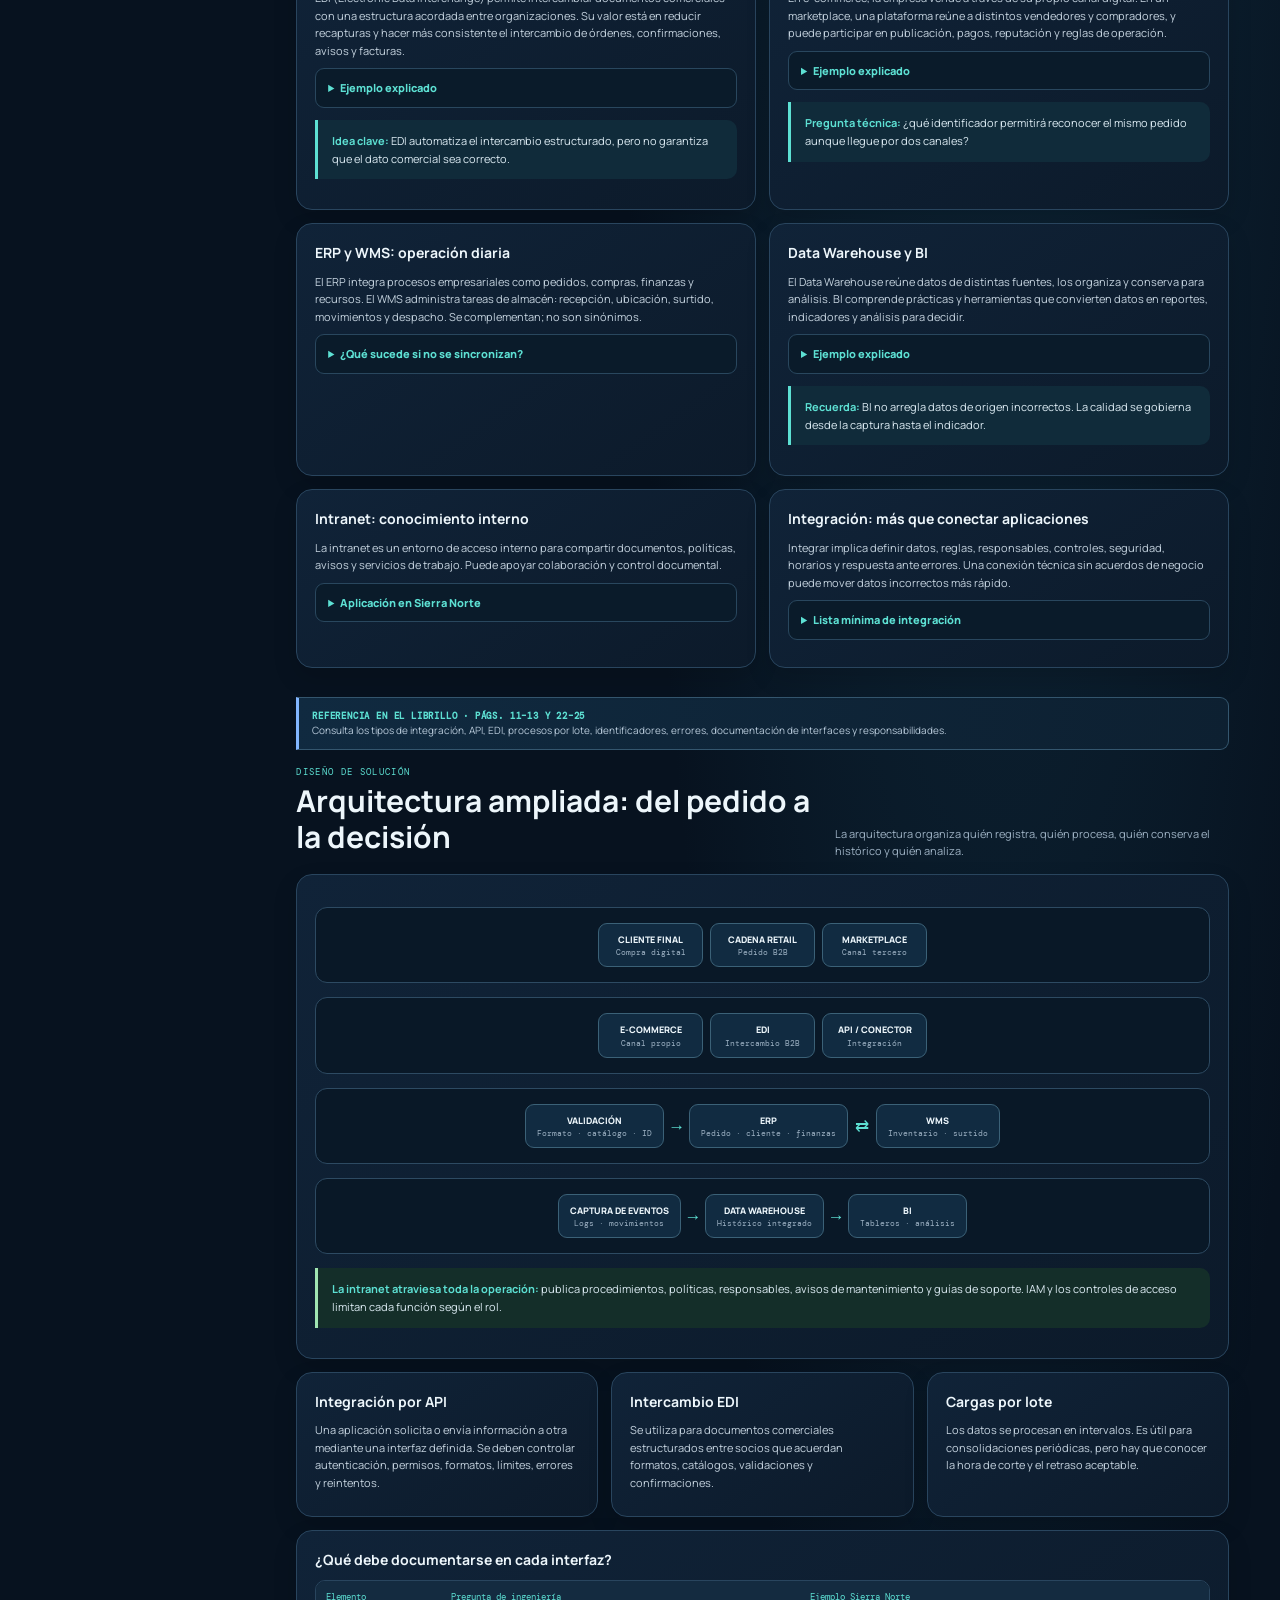
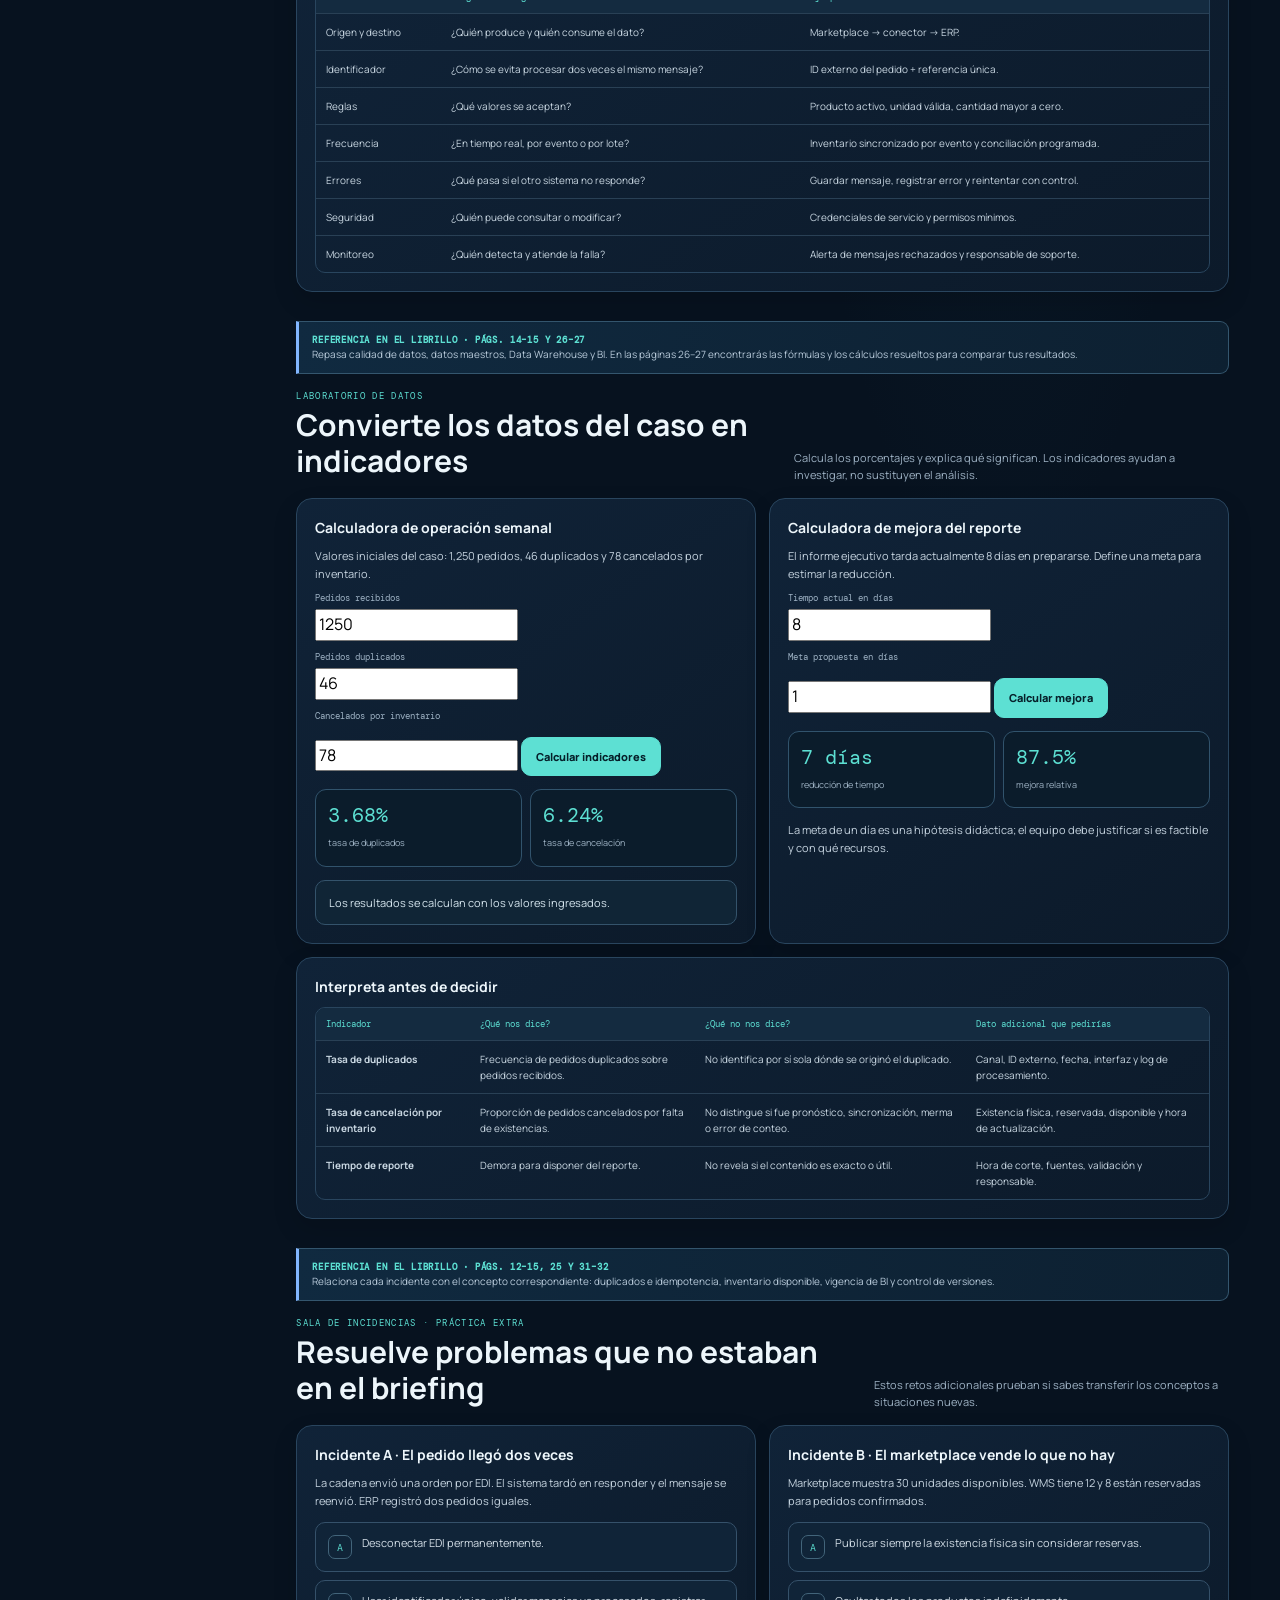
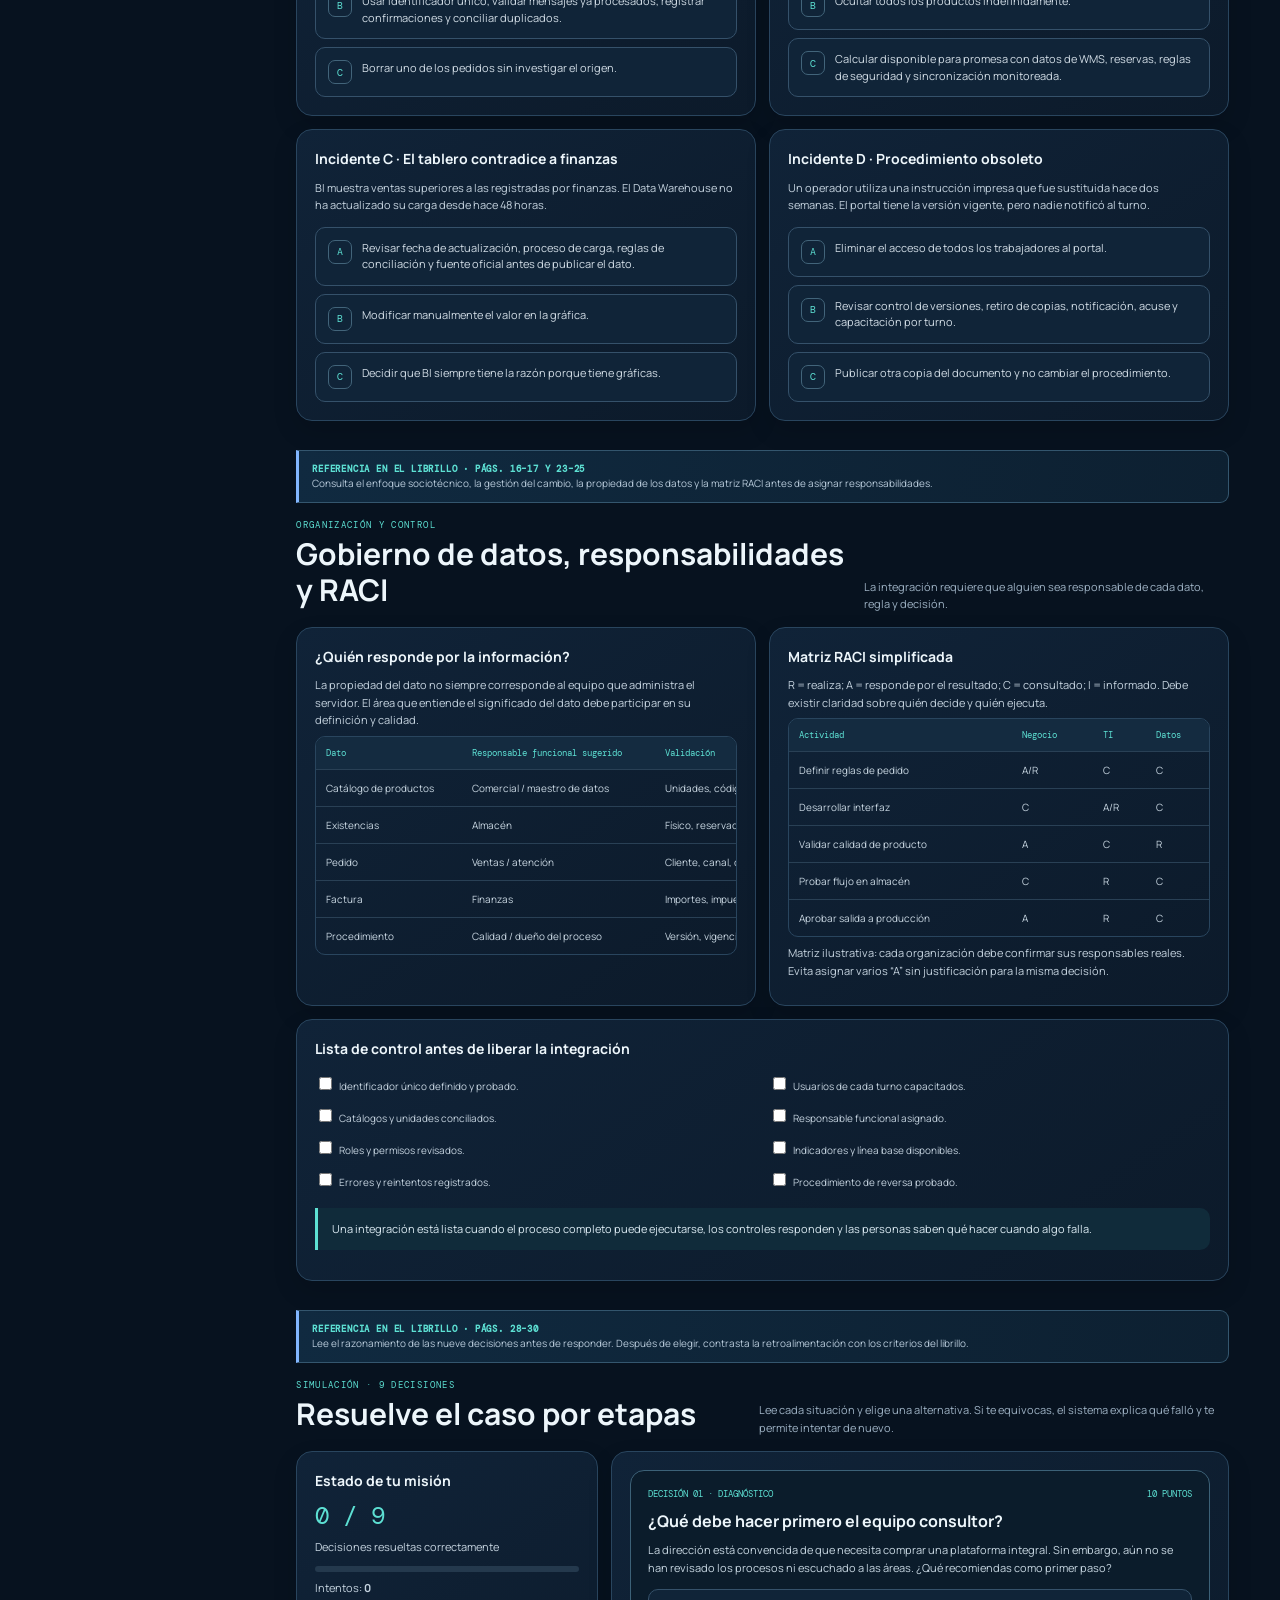
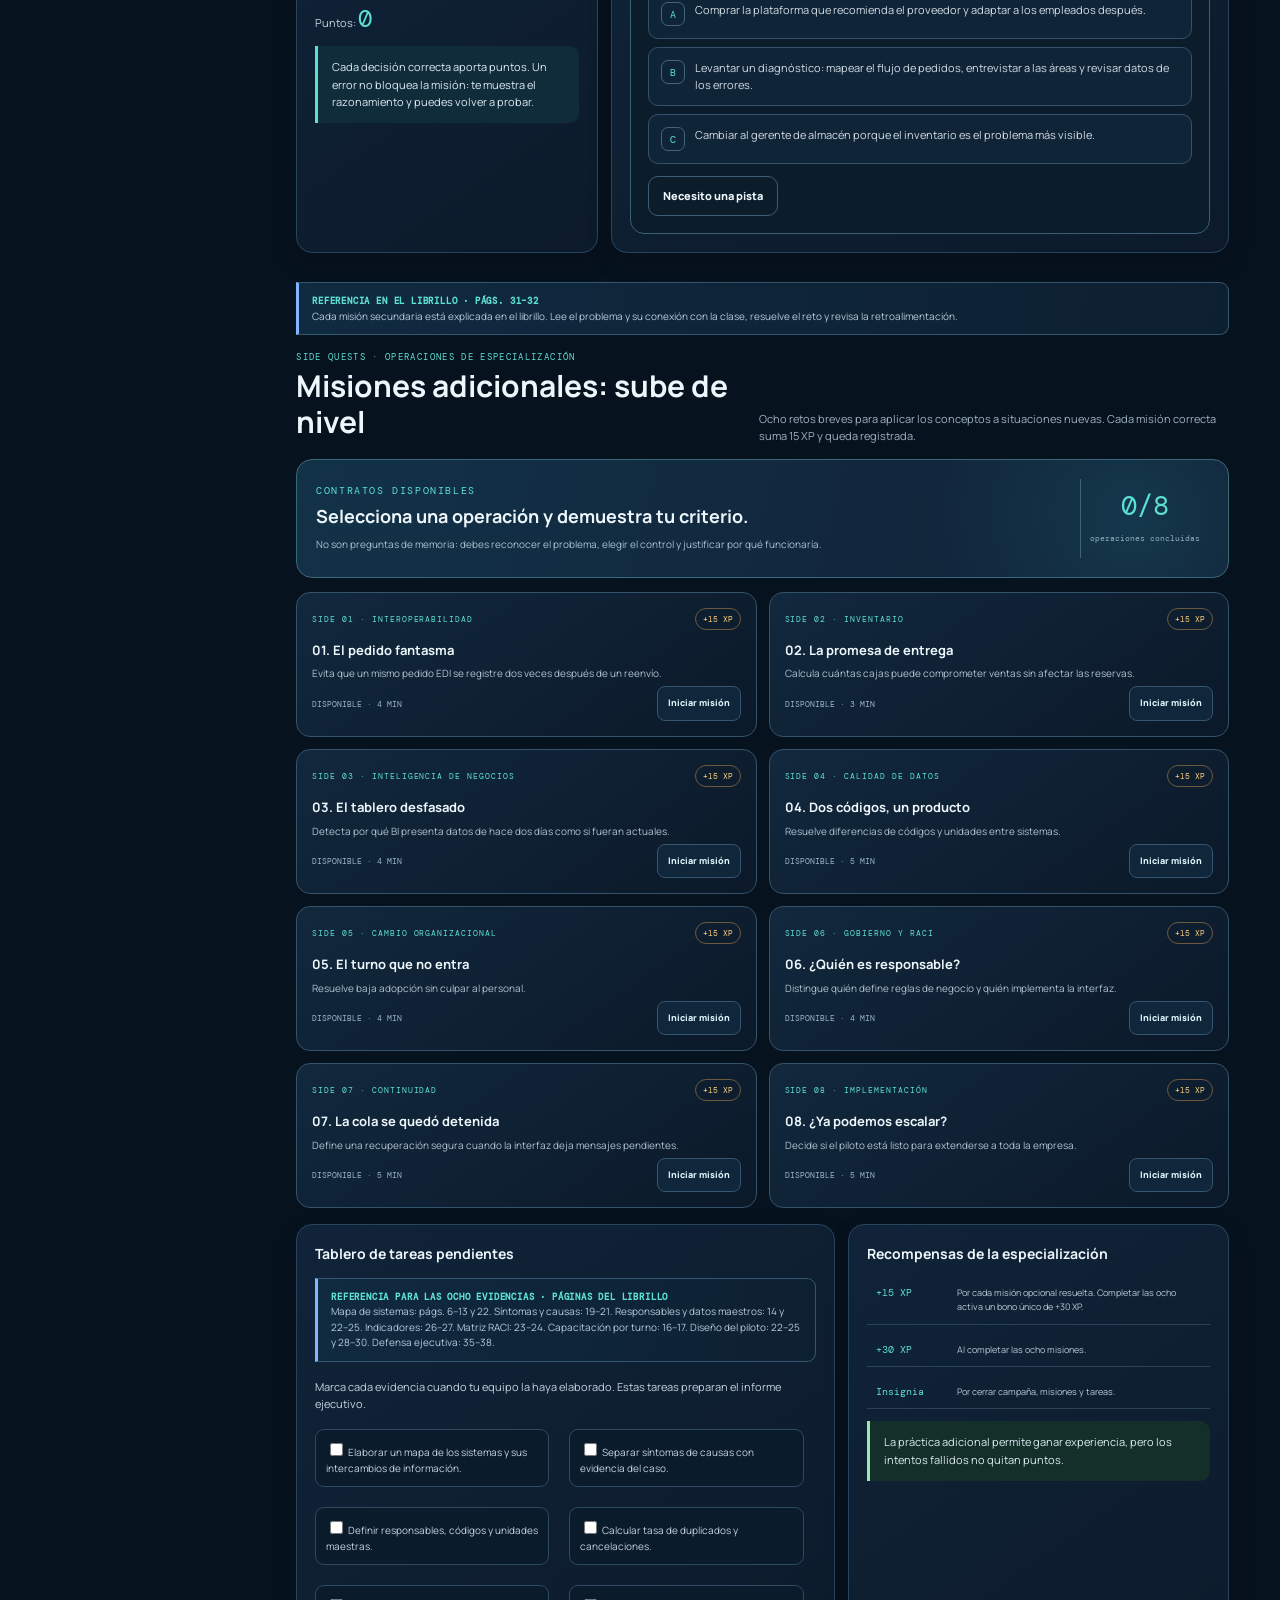
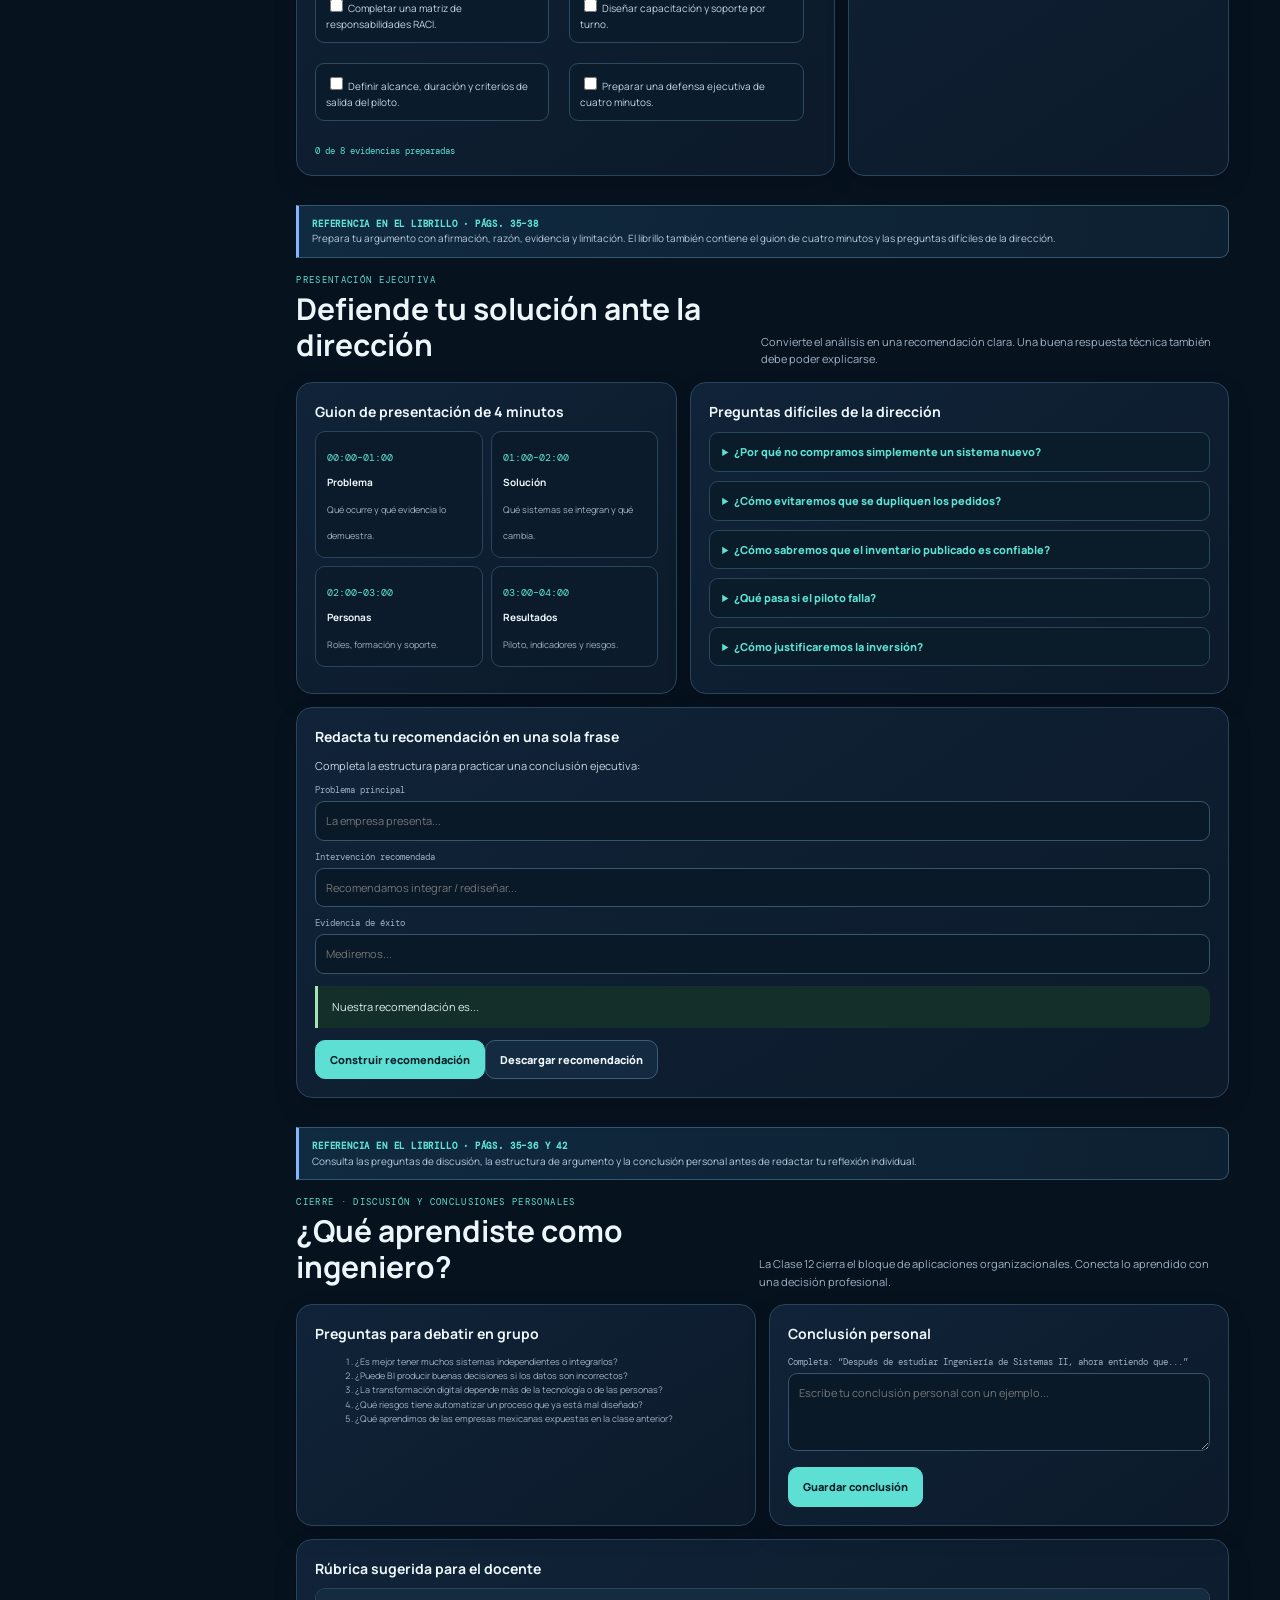
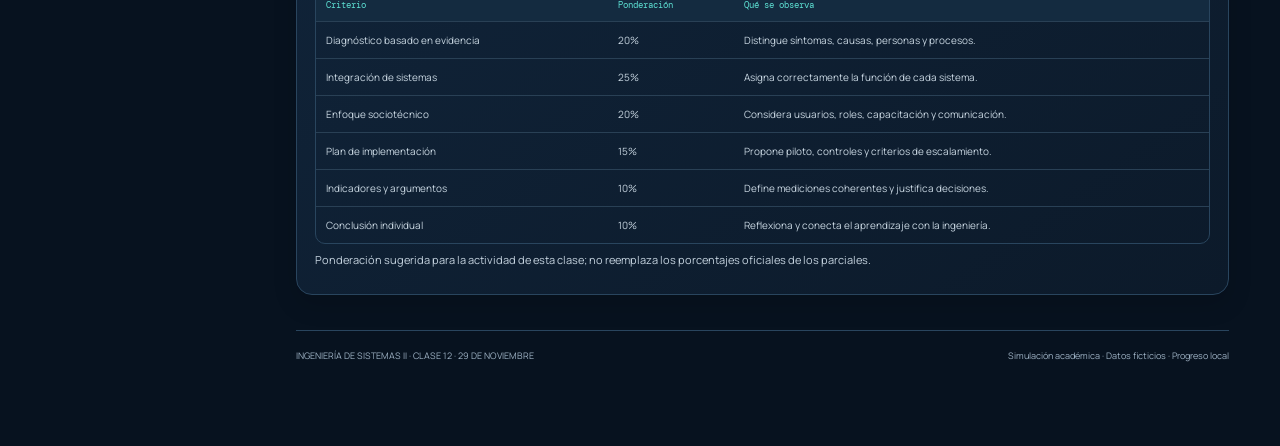
<file: ingenieria-sistemas-ii-clase-12-consultoria/index.html>
<!doctype html>
<html lang="es-MX">
<head>
<meta charset="utf-8">
<meta name="viewport" content="width=device-width,initial-scale=1">
<meta name="theme-color" content="#07121f">
<meta name="description" content="Simulador de consultoría empresarial. Clase 12 de Ingeniería de Sistemas II.">
<title>Clase 12 · Consejo de Ingeniería Empresarial | Ingeniería de Sistemas II</title>
<style>
@import url('https://fonts.googleapis.com/css2?family=DM+Mono:wght@400;500&family=Manrope:wght@400;500;600;700;800&display=swap');
:root{--bg:#07121f;--panel:#0d1c2c;--panel2:#12263a;--line:#29455e;--text:#edf6fb;--muted:#9eb2c4;--cyan:#5de0d3;--blue:#82b6ff;--green:#a0e5b2;--amber:#ffd27e;--red:#ff929b;--purple:#c1a7ff;--mono:'DM Mono',monospace;--sans:'Manrope',system-ui,sans-serif}
*{box-sizing:border-box}html{scroll-behavior:smooth}body{margin:0;background:radial-gradient(ellipse at 78% -12%,#17435a 0,transparent 37%),var(--bg);color:var(--text);font-family:var(--sans);line-height:1.6}button,input,textarea,select{font:inherit}button{cursor:pointer}a{color:var(--cyan)}:focus-visible{outline:2px solid var(--cyan);outline-offset:3px}
header{position:sticky;top:0;z-index:50;height:68px;padding:0 23px;display:flex;align-items:center;justify-content:space-between;background:#07121fee;backdrop-filter:blur(15px);border-bottom:1px solid #29445c}
.brand{display:flex;align-items:center;gap:11px}.mark{width:37px;height:37px;display:grid;place-items:center;border:1px solid #5de0d399;border-radius:11px;color:var(--cyan);font:700 12px var(--mono);box-shadow:0 0 23px #5de0d222}.brand b{display:block;font-size:11px;letter-spacing:.13em}.brand small{display:block;font:9px var(--mono);letter-spacing:.1em;color:var(--muted)}.header-right{display:flex;align-items:center;gap:12px}.status{font:9px var(--mono);color:var(--green)}.btn{padding:10px 14px;border:1px solid #3b5d76;border-radius:10px;background:#132a40;color:var(--text);font-size:11px;font-weight:800}.btn:hover{border-color:var(--cyan);transform:translateY(-1px)}.btn.primary{background:var(--cyan);border-color:var(--cyan);color:#06202a}.btn.ghost{background:transparent}.btn:disabled{opacity:.4;cursor:not-allowed;transform:none}
.layout{display:grid;grid-template-columns:245px minmax(0,1fr);max-width:1600px;margin:auto;min-height:calc(100vh - 68px)}
aside{position:sticky;top:68px;align-self:start;height:calc(100vh - 68px);overflow:auto;padding:20px 13px;border-right:1px solid #29445c;background:#091827c9}.slabel{margin:12px 10px 7px;color:#718da4;font:9px var(--mono);letter-spacing:.15em}.nav{display:flex;align-items:center;gap:9px;width:100%;padding:10px 11px;margin:3px 0;border:1px solid transparent;border-radius:9px;background:transparent;color:#b9c9d7;text-align:left;font-size:10px}.nav i{font:10px var(--mono);font-style:normal;color:var(--cyan)}.nav.active{background:#153449;border-color:#316476;color:white;box-shadow:inset 3px 0 var(--cyan)}.nav:hover{background:#132b40}.sidebox{margin:18px 4px;padding:13px;border:1px solid var(--line);border-radius:12px;background:#0e2031}.sidebox b{font:10px var(--mono);color:var(--cyan)}.sidebox p{margin:5px 0 0;color:var(--muted);font-size:10px}.bar{height:6px;border-radius:8px;background:#24394d;overflow:hidden;margin-top:10px}.bar span{display:block;height:100%;width:0;background:linear-gradient(90deg,var(--cyan),var(--blue));transition:width .3s}
main{min-width:0;padding:28px clamp(16px,4vw,55px) 65px}.hero{position:relative;overflow:hidden;padding:35px;border:1px solid #35536b;border-radius:22px;background:linear-gradient(120deg,#123047f5,#11243aef 59%,#1c2441f0);box-shadow:0 22px 70px #0003}.hero:after{content:"";position:absolute;right:-85px;top:-140px;width:390px;height:390px;border:1px solid #5de0d333;border-radius:50%;box-shadow:0 0 0 42px #5de0d20b,0 0 0 88px #5de0d207}.eyebrow{font:10px var(--mono);letter-spacing:.16em;color:var(--cyan)}h1{max-width:790px;margin:13px 0;font-size:clamp(32px,5vw,55px);line-height:1.08;letter-spacing:-.04em}.hero p{max-width:720px;color:#c4d5e0;font-size:13px}.pills{display:flex;gap:8px;flex-wrap:wrap;margin-top:20px}.pill{padding:6px 10px;border:1px solid #426078;border-radius:50px;background:#0b1e2d99;font:9px var(--mono);color:#c9d9e5}.hero-art{position:absolute;right:28px;bottom:18px;width:min(30%,270px);opacity:.85}
.section{margin-top:29px;scroll-margin-top:82px}.head{display:flex;justify-content:space-between;align-items:end;gap:14px;margin-bottom:14px}.kicker{font:9px var(--mono);letter-spacing:.15em;color:var(--cyan)}h2{font-size:clamp(22px,3vw,30px);line-height:1.2;margin:5px 0}.head p{max-width:470px;color:var(--muted);font-size:11px;margin:0}
.grid{display:grid;grid-template-columns:repeat(12,minmax(0,1fr));gap:13px}.card{min-width:0;padding:18px;border:1px solid var(--line);border-radius:16px;background:linear-gradient(145deg,#102338,#0c1a2a);box-shadow:0 10px 25px #0002}.c4{grid-column:span 4}.c5{grid-column:span 5}.c6{grid-column:span 6}.c7{grid-column:span 7}.c8{grid-column:span 8}.c12{grid-column:span 12}.card h3{font-size:14px;margin:0 0 8px}.card h4{font-size:11px;margin:0 0 7px}.card p{font-size:11px;color:#c5d3df;margin:7px 0}.muted{color:var(--muted)!important}.big{font:24px var(--mono);color:var(--cyan)}.tiny{font-size:9px;color:var(--muted)}
.callout{padding:12px 14px;margin:12px 0;border-left:3px solid var(--cyan);border-radius:0 10px 10px 0;background:#102b3a;color:#dcebf3;font-size:11px}.callout.warn{border-color:var(--amber);background:#30281c}.callout.good{border-color:var(--green);background:#142e29}.callout strong{color:var(--cyan)}
.tablewrap{overflow-x:auto;border:1px solid var(--line);border-radius:10px}table{width:100%;border-collapse:collapse;min-width:520px;font-size:10px}th{text-align:left;color:var(--cyan);font:9px var(--mono);background:#142b40}th,td{padding:10px;border-bottom:1px solid #294055;vertical-align:top}td{color:#c8d6e1}tr:last-child td{border-bottom:0}
.case-strip{display:flex;gap:8px;flex-wrap:wrap;margin:13px 0}.metric{flex:1 1 120px;padding:12px;border:1px solid #31536c;border-radius:11px;background:#0b1c2b}.metric b{display:block;font:20px var(--mono);color:var(--cyan)}.metric span{font-size:9px;color:var(--muted)}
.flow{display:flex;justify-content:center;align-items:center;gap:7px;flex-wrap:wrap;margin:14px 0;padding:15px;border:1px solid #2d4a62;border-radius:12px;background:#091827}.node{min-width:105px;padding:9px 11px;border:1px solid #3b6177;border-radius:9px;background:#112b41;text-align:center;font-size:9px;font-weight:800}.node small{display:block;color:var(--muted);font:8px var(--mono)}.arr{color:var(--cyan);font:17px var(--mono)}
.steps{display:grid;grid-template-columns:repeat(4,1fr);gap:8px}.step{padding:11px;border:1px solid var(--line);border-radius:10px;background:#0b1b2b}.step b{font:10px var(--mono);color:var(--cyan)}.step strong{display:block;font-size:10px;margin:5px 0}.step span{font-size:9px;color:var(--muted)}
.casebox{border:1px solid #3c6177;border-radius:14px;background:#0b1c2b;padding:17px}.casebox .casehead{display:flex;justify-content:space-between;gap:12px;align-items:center;margin-bottom:9px}.casehead small{font:9px var(--mono);color:var(--cyan)}.casebox h3{margin:0;font-size:16px}.casebox p{font-size:11px;color:#c8d7e2}.choices{display:grid;gap:8px;margin-top:13px}.choice{display:flex;gap:10px;align-items:flex-start;padding:12px;border:1px solid #35516a;border-radius:10px;background:#102438;color:#d1dce5;text-align:left;font-size:11px;line-height:1.5}.choice:hover{border-color:var(--cyan);background:#143348}.choice .letter{flex:none;width:24px;height:24px;display:grid;place-items:center;border:1px solid #42647a;border-radius:7px;color:var(--cyan);font:10px var(--mono)}.choice:disabled{cursor:default;opacity:.62}.choice.correct{border-color:#51b77e;background:#14382c}.choice.wrong{border-color:#bd626d;background:#3a242c}.feedback{display:none;margin-top:12px;padding:13px;border-radius:10px;font-size:11px}.feedback.show{display:block}.feedback.ok{border:1px solid #428f65;background:#123427;color:#c5f5d2}.feedback.no{border:1px solid #a55261;background:#36232b;color:#ffd2d4}.feedback b{display:block;margin-bottom:4px}.hint{display:none;margin-top:9px;color:var(--amber);font-size:10px}.hint.show{display:block}.case-actions{display:flex;gap:8px;flex-wrap:wrap;margin-top:12px}
input[type=text],textarea,select{width:100%;padding:10px;border:1px solid #36546c;border-radius:9px;background:#091928;color:var(--text);font-size:11px}textarea{min-height:78px;resize:vertical}label.field{display:block;color:var(--muted);font:9px var(--mono);margin:10px 0 5px}
.method{padding:13px;border:1px solid var(--line);border-radius:11px;background:#0b1b2b}.method b{color:var(--cyan)}.hidden{display:none!important}
.final-report{white-space:pre-wrap;padding:12px;border:1px dashed #3c6177;border-radius:10px;color:#d6e4ee;font:10px/1.65 var(--mono);background:#081725}
footer{margin-top:35px;padding:18px 0;border-top:1px solid var(--line);color:var(--muted);font-size:9px;display:flex;justify-content:space-between;gap:15px}
@media(max-width:900px){.layout{grid-template-columns:1fr}aside{position:sticky;top:68px;z-index:30;height:auto;display:flex;overflow-x:auto;gap:4px;padding:7px 11px;border-right:0;border-bottom:1px solid var(--line)}.slabel,.sidebox{display:none}.nav{flex:0 0 auto;width:auto;white-space:nowrap;padding:8px 10px}.hero-art{opacity:.23;width:26%}.c4{grid-column:span 6}.c5,.c7,.c8{grid-column:span 12}}
@media(max-width:600px){header{height:60px;padding:0 11px}.brand b{font-size:9px}.brand small{font-size:7px}.status{display:none}.layout{min-height:calc(100vh - 60px)}aside{top:60px}.nav{font-size:9px;padding:7px 8px}.nav i{display:none}main{padding:14px 12px 45px}.hero{padding:23px 18px}.hero h1{font-size:34px}.hero p{font-size:11px;max-width:100%}.hero-art{opacity:.12;width:38%;right:0}.section{margin-top:22px}.head{display:block}.head p{margin-top:7px}.c4,.c5,.c6,.c7,.c8{grid-column:span 12}.steps{grid-template-columns:1fr 1fr}.casehead{align-items:flex-start!important}.casebox{padding:13px}.choice{font-size:10px;padding:10px}.footer,footer{display:block}footer span{display:block;margin:4px 0}}
@media print{header,aside,.btn,.case-actions{display:none!important}.layout{display:block}main{padding:0}.hero,.card,.casebox{background:white;color:#111;box-shadow:none;break-inside:avoid}.hero p,.card p{color:#333}.section{break-inside:avoid}}

details{margin:9px 0;padding:10px 12px;border:1px solid #29475e;border-radius:9px;background:#0a1b2a}summary{cursor:pointer;color:var(--cyan);font-size:11px;font-weight:800}details p,details li{font-size:10px;color:#c8d6e1}label:has(input[type=checkbox]){font-size:10px;color:#c5d3df;display:inline-block;margin:6px 12px 6px 0}input[type=checkbox]{accent-color:var(--cyan);margin-right:5px}

/* Mission-control visual layer */
.hero{border-color:#3f7184;background:radial-gradient(circle at 86% 25%,#25617a66,transparent 28%),linear-gradient(120deg,#123047f5,#11243aef 59%,#1c2441f0)}
.hero:before{content:"FIELD OPERATIONS / SIERRA NORTE";position:absolute;right:22px;top:18px;color:#70a7bb;font:8px var(--mono);letter-spacing:.16em;z-index:2}
.hud-grid{display:grid;grid-template-columns:1.3fr 1fr 1fr 1fr;gap:11px}
.hud-card{position:relative;overflow:hidden;min-width:0;padding:16px;border:1px solid #35536b;border-radius:14px;background:linear-gradient(145deg,#142b42,#0b1a2b);box-shadow:0 10px 26px #0003}
.hud-card:after{content:"";position:absolute;right:-25px;top:-35px;width:105px;height:105px;border:1px solid #5de0d322;border-radius:50%;box-shadow:0 0 0 15px #5de0d20a}
.rank-card{border-color:#4e758a;background:linear-gradient(120deg,#123c50,#18243d)}
.hud-label{font:8px var(--mono);letter-spacing:.15em;color:#7fa3b8}.rank-name{font-size:16px;font-weight:900;color:#eafaff;margin:6px 0}.rank-caption,.hud-caption{font-size:9px;color:#9bb2c4}.rank-xp{display:flex;align-items:baseline;gap:7px;margin-top:12px}.rank-xp strong{font:24px var(--mono);color:var(--cyan)}.rank-xp span,.hud-foot{font:8px var(--mono);color:#7897ad}.hud-value{font:27px var(--mono);color:var(--cyan);margin:8px 0 0}.hud-mini,.xp-track{height:5px;border-radius:9px;background:#263d51;overflow:hidden;margin:10px 0 7px}.hud-mini span,.xp-track span{display:block;height:100%;width:0;background:linear-gradient(90deg,var(--cyan),var(--blue));transition:width .3s}.rank-next{font:8px var(--mono);color:#9db6c9}
.mission-route{display:flex;align-items:center;justify-content:space-between;gap:7px;padding:14px 2px 8px}.route-node{width:100px;min-height:65px;display:flex;flex-direction:column;align-items:center;justify-content:center;gap:5px;border:1px solid #35536b;border-radius:11px;background:#0b1d2e;color:#7898ad;text-align:center}.route-node b{font:14px var(--mono)}.route-node span{font-size:8px}.route-node.active,.route-node.done{border-color:#56d9ce;color:#dffefa;background:#11364a;box-shadow:0 0 24px #5de0d31b}.route-link{height:2px;flex:1;background:linear-gradient(90deg,#2c5268,#59e0d3)}
.badges{display:flex;gap:7px;flex-wrap:wrap;min-height:44px}.badge-lock{font-size:9px;color:#7f98ab;border:1px dashed #3a5265;border-radius:8px;padding:8px}.achievement{font:8px var(--mono);color:#dcfff6;background:#163b43;border:1px solid #428c8c;border-radius:8px;padding:8px 9px}
.mission-banner{display:flex;justify-content:space-between;align-items:center;gap:15px;padding:19px;border:1px solid #3a687b;border-radius:16px;background:radial-gradient(circle at 90% 50%,#1b657455,transparent 25%),linear-gradient(105deg,#123248,#111f35);margin-bottom:14px}.mission-banner h3{margin:5px 0;font-size:18px}.mission-banner p{font-size:10px;color:#a9c1d0;margin:0;max-width:620px}.mission-banner-stat{text-align:center;min-width:110px;padding:9px;border-left:1px solid #3b6278}.mission-banner-stat strong{display:block;color:var(--cyan);font:27px var(--mono)}.mission-banner-stat span{font:8px var(--mono);color:#91aebe}
.mission-grid{display:grid;grid-template-columns:repeat(2,minmax(0,1fr));gap:12px}.mission-card{position:relative;overflow:hidden;border:1px solid #35536b;border-radius:14px;background:linear-gradient(145deg,#12283d,#0b1929);padding:15px;transition:.2s}.mission-card:hover{transform:translateY(-2px);border-color:#5b9caf;box-shadow:0 14px 28px #0003}.mission-card.completed{border-color:#4da987;background:linear-gradient(145deg,#12372f,#0b2026)}.mission-card-top{display:flex;justify-content:space-between;align-items:center;gap:8px}.mission-code{font:8px var(--mono);letter-spacing:.12em;color:var(--cyan)}.mission-reward{font:8px var(--mono);color:var(--amber);border:1px solid #6c5940;border-radius:30px;padding:5px 7px}.mission-card h3{font-size:13px;margin:10px 0 5px}.mission-card p{font-size:10px;color:#afc2d0;margin:5px 0}.mission-open{display:flex;justify-content:space-between;align-items:center;width:100%;margin-top:10px;padding:9px 10px;border:1px solid #345670;border-radius:8px;background:#10263a;color:#dff7ff;text-align:left;font-size:9px;font-weight:800}.mission-open:hover{border-color:var(--cyan)}.mission-challenge{display:none;margin-top:12px;padding-top:11px;border-top:1px solid #345168}.mission-challenge.open{display:block}.mission-question{font-size:10px;color:#e3eff5;font-weight:800;margin-bottom:8px}.mission-answer{display:block;width:100%;padding:9px;margin:6px 0;border:1px solid #34516a;border-radius:8px;background:#0c1f30;color:#c8d8e3;text-align:left;font-size:9px;line-height:1.5}.mission-answer:hover{border-color:var(--cyan)}.mission-feedback{display:none;margin-top:9px;padding:10px;border-radius:8px;font-size:9px;line-height:1.55}.mission-feedback.show{display:block}.mission-feedback.good{background:#133b30;border:1px solid #448e6d;color:#ccf7dc}.mission-feedback.bad{background:#3a252d;border:1px solid #a55261;color:#ffd5d9}.mission-status{font:8px var(--mono);color:#9db5c6}.mission-status.done{color:var(--green)}
.task-board{display:grid;grid-template-columns:1fr 1fr;gap:8px;margin-top:10px}.task-item{display:flex;align-items:flex-start;gap:8px;padding:10px;border:1px solid #2d4a61;border-radius:9px;background:#0a1b2b;color:#c3d2dd;font-size:9px}.task-item input{accent-color:var(--cyan);margin-top:3px}.task-item.done{border-color:#39795f;background:#123329;color:#c5f2d4}.task-count{font:9px var(--mono);color:var(--cyan);margin-top:10px}
.reward-list{display:grid;gap:9px;margin-top:11px}.reward-list div{display:flex;gap:11px;align-items:baseline;padding:9px;border-bottom:1px solid #294257}.reward-list b{min-width:70px;color:var(--cyan);font:10px var(--mono)}.reward-list span{font-size:9px;color:#b8c9d6}
details{margin:9px 0;padding:10px 12px;border:1px solid #29475e;border-radius:9px;background:#0a1b2a}summary{cursor:pointer;color:var(--cyan);font-size:11px;font-weight:800}details p,details li{font-size:10px;color:#c8d6e1}label:has(input[type=checkbox]){font-size:10px;color:#c5d3df;display:inline-block;margin:6px 12px 6px 0}input[type=checkbox]{accent-color:var(--cyan);margin-right:5px}
@media(max-width:900px){.hud-grid{grid-template-columns:repeat(2,minmax(0,1fr))}}
@media(max-width:600px){.hud-grid{grid-template-columns:1fr 1fr}.rank-card{grid-column:span 2}.mission-grid{grid-template-columns:1fr}.mission-banner{align-items:flex-start}.mission-banner-stat{min-width:75px}.task-board{grid-template-columns:1fr}.mission-route{gap:4px}.route-node{width:68px;min-height:58px}.route-node span{font-size:7px}.route-link{min-width:5px}}

/* Bidirectional references to the Class 12 printed booklet */
.book-ref{
  margin:12px 0 16px;
  padding:10px 13px;
  border:1px solid #34566e;
  border-left:3px solid var(--blue);
  border-radius:0 9px 9px 0;
  background:linear-gradient(100deg,#102a40,#0d2031);
  color:#dbe9f2;
  font-size:10px;
  line-height:1.55;
}
.book-ref strong{
  color:var(--cyan);
  font:800 9px var(--mono);
  letter-spacing:.09em;
}
.book-ref span{color:#b8cada}
@media print{
  .book-ref{background:#f0f5f8!important;color:#203344!important;border-color:#8ba8bc!important;break-inside:avoid}
  .book-ref strong{color:#176e78!important}
}

</style>
</head>
<body>
<header><div class="brand"><div class="mark">IS2</div><div><b>INGENIERÍA DE SISTEMAS II</b><small>CLASE 12 · CONSEJO DE INGENIERÍA EMPRESARIAL</small></div></div><div class="header-right"><span class="status">● SIMULADOR ACTIVO</span><button class="btn" onclick="window.print()">Imprimir / PDF</button></div></header>
<div class="layout">
<aside>
 <div class="slabel">CENTRO DE CLASE</div>
 <button class="nav active" data-target="inicio"><i>00</i> Briefing</button>
 <button class="nav" data-target="panel"><i>01</i> Panel de mando</button>
 <button class="nav" data-target="caso"><i>02</i> Conoce la empresa</button>
 <button class="nav" data-target="biblioteca"><i>03</i> Biblioteca de estudio</button>
 <button class="nav" data-target="mapa"><i>04</i> Sistemas conectados</button>
 <button class="nav" data-target="arquitectura"><i>05</i> Arquitectura ampliada</button>
 <button class="nav" data-target="datos"><i>06</i> Laboratorio de datos</button>
 <button class="nav" data-target="incidentes"><i>07</i> Sala de incidencias</button>
 <button class="nav" data-target="gobierno"><i>08</i> Gobierno y roles</button>
 <button class="nav" data-target="decision"><i>09</i> Campaña principal</button>
 <button class="nav" data-target="misiones"><i>10</i> Misiones secundarias</button>
 <button class="nav" data-target="informe"><i>11</i> Informe final</button>
 <button class="nav" data-target="defensa"><i>12</i> Defensa ejecutiva</button>
 <button class="nav" data-target="reflexion"><i>13</i> Conclusiones</button>
 <div class="sidebox"><b>PROGRESO DE MISIÓN</b><p id="progressText">0 de 9 decisiones correctas</p><div class="bar"><span id="progressBar"></span></div></div>
 <div class="sidebox"><b>PUNTUACIÓN</b><p><span class="big" id="xpSide">0</span> puntos</p><p id="attemptSide">Intentos: 0</p></div>
 <div class="sidebox"><b>CLASE ANTERIOR</b><p>Repasa metodologías sociotécnicas y su aplicación organizacional.</p><p><a href="https://angelmaltos03-alt.github.io/compras-game/ingenieria-sistemas-ii-metodologias-sociotecnicas/">Abrir Clase 11 ↗</a></p></div>
</aside>
<main>
<section id="inicio" class="hero">
<div class="book-ref"><strong>REFERENCIA EN EL LIBRILLO · PÁGS. 1–3</strong><br><span>Revisa la pregunta central, el propósito de la clase y la ruta de aprendizaje. El librillo desarrolla la explicación; esta aula se utiliza para practicar.</span></div>

 <div class="eyebrow">29 NOVIEMBRE · CLASE 12</div>
 <h1>Consejo de Ingeniería Empresarial</h1>
 <p>Una empresa mexicana está perdiendo ventas, duplicando trabajo y tomando decisiones con información atrasada. La dirección te contrató para investigar el problema y recomendar una solución. Tus decisiones importan: si eliges mal, recibirás retroalimentación y podrás corregir.</p>
 <div class="pills"><span class="pill">CASO INTEGRADOR</span><span class="pill">DECISIONES CON CONSECUENCIAS</span><span class="pill">REINTENTOS CON PISTAS</span><span class="pill">REPORTE DESCARGABLE</span></div>
 <svg class="hero-art" viewBox="0 0 300 210" role="img" aria-label="Diagrama de empresa conectada"><g fill="none" stroke="#5de0d3" stroke-width="2"><path d="M150 25L55 90L150 175L245 90Z"/><path d="M55 90H245M150 25V175"/></g><g fill="#12364a" stroke="#82b6ff"><rect x="105" y="5" width="90" height="42" rx="8"/><rect x="10" y="70" width="90" height="42" rx="8"/><rect x="200" y="70" width="90" height="42" rx="8"/><rect x="105" y="155" width="90" height="42" rx="8"/></g><g fill="#eefaff" font-size="10" font-family="Manrope" text-anchor="middle"><text x="150" y="30">PERSONAS</text><text x="55" y="95">PROCESOS</text><text x="245" y="95">SISTEMAS</text><text x="150" y="180">DECISIONES</text></g></svg>
</section>
<section class="section" id="panel">
<div class="book-ref"><strong>REFERENCIA EN EL LIBRILLO · PÁGS. 39–41</strong><br><span>Consulta el recorrido recomendado, los rangos de XP y las instrucciones para conservar y entregar tus evidencias.</span></div>

 <div class="head"><div><div class="kicker">COMMAND CENTER · ESTADO DEL EQUIPO</div><h2>Panel de mando del consultor</h2></div><p>Tu progreso se calcula con decisiones correctas, misiones adicionales y tareas que completes.</p></div>
 <div class="hud-grid">
  <article class="hud-card rank-card"><div class="hud-label">RANGO ACTUAL</div><div class="rank-name" id="rankName">ANALISTA EN FORMACIÓN</div><div class="rank-caption" id="rankCaption">Comienza tu primera operación.</div><div class="rank-xp"><strong id="rankXp">0</strong><span>XP acumulados</span></div><div class="xp-track"><span id="rankBar"></span></div><div class="rank-next" id="rankNext">Siguiente rango: Analista · 40 XP</div></article>
  <article class="hud-card"><div class="hud-label">CAMPAÑA PRINCIPAL</div><div class="hud-value" id="hudCore">0/9</div><div class="hud-caption">Decisiones resueltas</div><div class="hud-mini"><span id="hudCoreBar"></span></div><div class="hud-foot">Diagnóstico → integración → dirección</div></article>
  <article class="hud-card"><div class="hud-label">OPERACIONES SECUNDARIAS</div><div class="hud-value" id="hudBonus">0/8</div><div class="hud-caption">Misiones opcionales</div><div class="hud-mini"><span id="hudBonusBar"></span></div><div class="hud-foot">Retos técnicos y organizacionales</div></article>
  <article class="hud-card"><div class="hud-label">TAREAS ENTREGABLES</div><div class="hud-value" id="hudTasks">0/8</div><div class="hud-caption">Productos del equipo</div><div class="hud-mini"><span id="hudTaskBar"></span></div><div class="hud-foot">Evidencias para la sesión</div></article>
 </div>
 <div class="grid" style="margin-top:13px">
  <article class="card c8"><h3>Mapa de progresión</h3><div class="mission-route"><div class="route-node active"><b>01</b><span>Briefing</span></div><div class="route-link"></div><div class="route-node" id="routeCore"><b>02</b><span>Campaña</span></div><div class="route-link"></div><div class="route-node" id="routeBonus"><b>03</b><span>Especialización</span></div><div class="route-link"></div><div class="route-node" id="routeFinal"><b>04</b><span>Consejo final</span></div></div><p class="tiny">Ruta sugerida: conoce la empresa, resuelve las nueve decisiones, completa misiones secundarias y presenta tu recomendación ejecutiva.</p></article>
  <article class="card c4"><h3>Insignias desbloqueadas</h3><div id="badges" class="badges"><span class="badge-lock">Aún no hay insignias</span></div><p class="tiny">Las insignias reconocen logros académicos; no sustituyen la evaluación del docente.</p></article>
 </div>
</section>
<section class="section" id="caso">
<div class="book-ref"><strong>REFERENCIA EN EL LIBRILLO · PÁGS. 19–22</strong><br><span>Lee el contexto de Alimentos Sierra Norte, sus datos, síntomas, posibles causas y el rediseño AS-IS → TO-BE.</span></div>

 <div class="head"><div><div class="kicker">BRIEFING DE LA ORGANIZACIÓN</div><h2>Conoce a Alimentos Sierra Norte</h2></div><p>Empresa ficticia mexicana creada para este ejercicio. Todos los nombres y datos son simulados.</p></div>
 <div class="grid">
  <article class="card c7"><h3>Quiénes son</h3><p>Alimentos Sierra Norte fabrica salsas, conservas y productos empacados. Tiene oficinas en Monterrey, dos plantas (Apodaca y Saltillo), cuatro centros de distribución y vende a tiendas de autoservicio, distribuidores, clientes directos y plataformas marketplace.</p><p>La empresa creció rápido. Cada área incorporó herramientas distintas y ahora la información no coincide.</p>
   <div class="case-strip"><div class="metric"><b>420</b><span>colaboradores</span></div><div class="metric"><b>2</b><span>plantas</span></div><div class="metric"><b>4</b><span>centros de distribución</span></div><div class="metric"><b>3</b><span>canales de venta</span></div></div>
  </article>
  <article class="card c5"><h3>Lo que reporta la dirección</h3><ul class="tiny"><li>Los inventarios de tienda en línea no coinciden con almacén.</li><li>Los pedidos de cadenas llegan por correo, PDF o captura manual.</li><li>Hay órdenes duplicadas y cancelaciones.</li><li>Los reportes ejecutivos llegan 8 días después del cierre semanal.</li><li>Los trabajadores consultan procedimientos distintos entre turnos.</li></ul><div class="callout warn">La dirección propone comprar una plataforma integral de inmediato. Tu trabajo es decidir si esa es la primera acción correcta.</div></article>
  <article class="card c12"><h3>Datos iniciales de la última semana</h3><div class="tablewrap"><table><tr><th>Dato</th><th>Resultado</th><th>Qué podría significar</th></tr><tr><td>Pedidos recibidos</td><td><b>1,250</b></td><td>Volumen de operación.</td></tr><tr><td>Pedidos duplicados</td><td><b>46</b></td><td>Posibles fallas de captura o integración.</td></tr><tr><td>Pedidos cancelados por inventario</td><td><b>78</b></td><td>Desfase entre existencias disponibles y publicadas.</td></tr><tr><td>Tiempo de preparación del reporte</td><td><b>8 días</b></td><td>Datos dispersos o consolidación manual.</td></tr><tr><td>Procedimientos con versiones diferentes</td><td><b>3 áreas</b></td><td>Problemas de gobierno documental y comunicación.</td></tr></table></div><p class="tiny">Cifras simuladas para fines académicos; no representan una empresa real.</p></article>
 </div>
</section>
<section class="section" id="mapa">
<div class="book-ref"><strong>REFERENCIA EN EL LIBRILLO · PÁGS. 9–10 Y 22–23</strong><br><span>Compara el diagrama de sistemas conectados con la arquitectura de referencia y sigue el recorrido desde el canal de venta hasta la decisión.</span></div>

 <div class="head"><div><div class="kicker">MAPA DE SISTEMAS</div><h2>¿Qué piezas deben trabajar juntas?</h2></div><p>Antes de resolver, identifica qué hace cada sistema y qué información necesita compartir.</p></div>
 <div class="card">
  <div class="flow"><div class="node">E-COMMERCE<small>Tienda propia</small></div><div class="node">MARKETPLACE<small>Canal externo</small></div><div class="node">EDI<small>Pedidos B2B</small></div></div>
  <div style="text-align:center;color:var(--cyan);font:18px var(--mono)">↓</div>
  <div class="flow"><div class="node">INTEGRACIÓN<small>APIs · EDI · reglas</small></div><span class="arr">→</span><div class="node">ERP<small>Pedidos · finanzas</small></div><span class="arr">⇄</span><div class="node">WMS<small>Almacén</small></div></div>
  <div style="text-align:center;color:var(--cyan);font:18px var(--mono)">↓</div>
  <div class="flow"><div class="node">DATA WAREHOUSE<small>Histórico integrado</small></div><span class="arr">→</span><div class="node">BI<small>Indicadores y análisis</small></div></div>
  <div class="callout good"><strong>En paralelo:</strong> la intranet ayuda a que el personal consulte procedimientos vigentes, políticas, avisos y documentación interna. La integración debe incluir datos, roles, seguridad, responsables y procesos; no solamente conexiones técnicas.</div>
  <div class="tablewrap"><table><tr><th>Sistema</th><th>Función explicada fácil</th><th>Ejemplo en el caso</th></tr><tr><td><b>EDI</b></td><td>Intercambio estructurado de documentos entre empresas.</td><td>La cadena envía una orden de compra al proveedor.</td></tr><tr><td><b>E-commerce</b></td><td>Venta digital en un canal propio.</td><td>Cliente compra en la tienda web de Sierra Norte.</td></tr><tr><td><b>Marketplace</b></td><td>Plataforma que reúne compradores y vendedores.</td><td>El producto se vende dentro de un mercado digital externo.</td></tr><tr><td><b>Data Warehouse</b></td><td>Almacén integrado de datos para análisis histórico.</td><td>Consolida ventas, inventario y entregas de varios sistemas.</td></tr><tr><td><b>BI</b></td><td>Herramientas para analizar datos y apoyar decisiones.</td><td>Tablero de ventas, cancelaciones y desempeño.</td></tr><tr><td><b>Intranet</b></td><td>Entorno interno para información y colaboración.</td><td>Publica procedimientos vigentes y comunicados.</td></tr><tr><td><b>ERP / WMS</b></td><td>Gestionan recursos empresariales / operaciones de almacén.</td><td>ERP coordina pedidos; WMS controla ubicación y surtido.</td></tr></table></div>
 </div>
</section>
<section class="section" id="biblioteca">
<div class="book-ref"><strong>REFERENCIA EN EL LIBRILLO · PÁGS. 6–10 Y 42</strong><br><span>Utiliza estas páginas para estudiar EDI, e-commerce, marketplace, ERP, WMS, Data Warehouse, BI e Intranet; el glosario está en la página 42.</span></div>

 <div class="head"><div><div class="kicker">CENTRO DE CONOCIMIENTO · AMPLIACIÓN</div><h2>Biblioteca de sistemas empresariales</h2></div><p>Profundiza en los conceptos que necesitas para resolver el caso. Abre cada ficha y conecta la teoría con Alimentos Sierra Norte.</p></div>
 <div class="grid">
  <article class="card c6"><h3>EDI: documentos entre empresas</h3><p>EDI (Electronic Data Interchange) permite intercambiar documentos comerciales con una estructura acordada entre organizaciones. Su valor está en reducir recapturas y hacer más consistente el intercambio de órdenes, confirmaciones, avisos y facturas.</p><details><summary>Ejemplo explicado</summary><p>Una cadena envía un pedido a Sierra Norte. El mensaje debe identificar comprador, proveedor, productos, cantidades, unidades, lugar de entrega y fechas. El sistema receptor valida el formato y los datos; si acepta el mensaje, responde conforme al acuerdo operativo. La empresa debe monitorear rechazos, mensajes pendientes y duplicados.</p></details><div class="callout"><strong>Idea clave:</strong> EDI automatiza el intercambio estructurado, pero no garantiza que el dato comercial sea correcto.</div></article>
  <article class="card c6"><h3>E-commerce y marketplace</h3><p>En e-commerce, la empresa vende a través de su propio canal digital. En un marketplace, una plataforma reúne a distintos vendedores y compradores, y puede participar en publicación, pagos, reputación y reglas de operación.</p><details><summary>Ejemplo explicado</summary><p>Si el cliente compra en la tienda oficial de Sierra Norte, el canal es e-commerce propio. Si compra un producto de Sierra Norte dentro de una plataforma que también ofrece productos de muchas otras empresas, participa un marketplace. En ambos casos el pedido debe llegar a los sistemas operativos sin crear ventas duplicadas.</p></details><div class="callout"><strong>Pregunta técnica:</strong> ¿qué identificador permitirá reconocer el mismo pedido aunque llegue por dos canales?</div></article>
  <article class="card c6"><h3>ERP y WMS: operación diaria</h3><p>El ERP integra procesos empresariales como pedidos, compras, finanzas y recursos. El WMS administra tareas de almacén: recepción, ubicación, surtido, movimientos y despacho. Se complementan; no son sinónimos.</p><details><summary>¿Qué sucede si no se sincronizan?</summary><p>El WMS puede tener un movimiento registrado que todavía no aparece en ERP, o el canal de venta puede ofrecer existencias que ya están reservadas. La arquitectura debe definir qué sistema es fuente oficial de cada dato, cuándo se actualiza y cómo se reconcilian diferencias.</p></details></article>
  <article class="card c6"><h3>Data Warehouse y BI</h3><p>El Data Warehouse reúne datos de distintas fuentes, los organiza y conserva para análisis. BI comprende prácticas y herramientas que convierten datos en reportes, indicadores y análisis para decidir.</p><details><summary>Ejemplo explicado</summary><p>ERP aporta pedidos y facturación; WMS aporta inventario y surtido; e-commerce aporta sesiones y carritos; EDI aporta pedidos de cadenas. El Data Warehouse conserva una visión integrada. BI permite analizar cancelaciones por producto, planta, canal o semana.</p></details><div class="callout"><strong>Recuerda:</strong> BI no arregla datos de origen incorrectos. La calidad se gobierna desde la captura hasta el indicador.</div></article>
  <article class="card c6"><h3>Intranet: conocimiento interno</h3><p>La intranet es un entorno de acceso interno para compartir documentos, políticas, avisos y servicios de trabajo. Puede apoyar colaboración y control documental.</p><details><summary>Aplicación en Sierra Norte</summary><p>El personal consulta el procedimiento vigente de recepción. El documento debe tener propietario, versión, fecha de vigencia y aprobación. Cuando se publica una actualización, se debe retirar o marcar la versión anterior y comunicar el cambio a los turnos afectados.</p></details></article>
  <article class="card c6"><h3>Integración: más que conectar aplicaciones</h3><p>Integrar implica definir datos, reglas, responsables, controles, seguridad, horarios y respuesta ante errores. Una conexión técnica sin acuerdos de negocio puede mover datos incorrectos más rápido.</p><details><summary>Lista mínima de integración</summary><ul class="tiny"><li>Identificador único del pedido o transacción.</li><li>Catálogo y códigos de producto consistentes.</li><li>Unidades de medida normalizadas.</li><li>Reglas de validación y rechazo.</li><li>Registro de mensajes y errores.</li><li>Responsable de cada dato y proceso de conciliación.</li></ul></details></article>
 </div>
</section>
<section class="section" id="arquitectura">
<div class="book-ref"><strong>REFERENCIA EN EL LIBRILLO · PÁGS. 11–13 Y 22–25</strong><br><span>Consulta los tipos de integración, API, EDI, procesos por lote, identificadores, errores, documentación de interfaces y responsabilidades.</span></div>

 <div class="head"><div><div class="kicker">DISEÑO DE SOLUCIÓN</div><h2>Arquitectura ampliada: del pedido a la decisión</h2></div><p>La arquitectura organiza quién registra, quién procesa, quién conserva el histórico y quién analiza.</p></div>
 <div class="card">
  <div class="flow"><div class="node">CLIENTE FINAL<small>Compra digital</small></div><div class="node">CADENA RETAIL<small>Pedido B2B</small></div><div class="node">MARKETPLACE<small>Canal tercero</small></div></div>
  <div class="flow"><div class="node">E-COMMERCE<small>Canal propio</small></div><div class="node">EDI<small>Intercambio B2B</small></div><div class="node">API / CONECTOR<small>Integración</small></div></div>
  <div class="flow"><div class="node">VALIDACIÓN<small>Formato · catálogo · ID</small></div><span class="arr">→</span><div class="node">ERP<small>Pedido · cliente · finanzas</small></div><span class="arr">⇄</span><div class="node">WMS<small>Inventario · surtido</small></div></div>
  <div class="flow"><div class="node">CAPTURA DE EVENTOS<small>Logs · movimientos</small></div><span class="arr">→</span><div class="node">DATA WAREHOUSE<small>Histórico integrado</small></div><span class="arr">→</span><div class="node">BI<small>Tableros · análisis</small></div></div>
  <div class="callout good"><strong>La intranet atraviesa toda la operación:</strong> publica procedimientos, políticas, responsables, avisos de mantenimiento y guías de soporte. IAM y los controles de acceso limitan cada función según el rol.</div>
 </div>
 <div class="grid" style="margin-top:13px">
  <article class="card c4"><h3>Integración por API</h3><p>Una aplicación solicita o envía información a otra mediante una interfaz definida. Se deben controlar autenticación, permisos, formatos, límites, errores y reintentos.</p></article>
  <article class="card c4"><h3>Intercambio EDI</h3><p>Se utiliza para documentos comerciales estructurados entre socios que acuerdan formatos, catálogos, validaciones y confirmaciones.</p></article>
  <article class="card c4"><h3>Cargas por lote</h3><p>Los datos se procesan en intervalos. Es útil para consolidaciones periódicas, pero hay que conocer la hora de corte y el retraso aceptable.</p></article>
  <article class="card c12"><h3>¿Qué debe documentarse en cada interfaz?</h3><div class="tablewrap"><table><tr><th>Elemento</th><th>Pregunta de ingeniería</th><th>Ejemplo Sierra Norte</th></tr><tr><td>Origen y destino</td><td>¿Quién produce y quién consume el dato?</td><td>Marketplace → conector → ERP.</td></tr><tr><td>Identificador</td><td>¿Cómo se evita procesar dos veces el mismo mensaje?</td><td>ID externo del pedido + referencia única.</td></tr><tr><td>Reglas</td><td>¿Qué valores se aceptan?</td><td>Producto activo, unidad válida, cantidad mayor a cero.</td></tr><tr><td>Frecuencia</td><td>¿En tiempo real, por evento o por lote?</td><td>Inventario sincronizado por evento y conciliación programada.</td></tr><tr><td>Errores</td><td>¿Qué pasa si el otro sistema no responde?</td><td>Guardar mensaje, registrar error y reintentar con control.</td></tr><tr><td>Seguridad</td><td>¿Quién puede consultar o modificar?</td><td>Credenciales de servicio y permisos mínimos.</td></tr><tr><td>Monitoreo</td><td>¿Quién detecta y atiende la falla?</td><td>Alerta de mensajes rechazados y responsable de soporte.</td></tr></table></div></article>
 </div>
</section>
<section class="section" id="datos">
<div class="book-ref"><strong>REFERENCIA EN EL LIBRILLO · PÁGS. 14–15 Y 26–27</strong><br><span>Repasa calidad de datos, datos maestros, Data Warehouse y BI. En las páginas 26–27 encontrarás las fórmulas y los cálculos resueltos para comparar tus resultados.</span></div>

 <div class="head"><div><div class="kicker">LABORATORIO DE DATOS</div><h2>Convierte los datos del caso en indicadores</h2></div><p>Calcula los porcentajes y explica qué significan. Los indicadores ayudan a investigar, no sustituyen el análisis.</p></div>
 <div class="grid">
  <article class="card c6"><h3>Calculadora de operación semanal</h3><p>Valores iniciales del caso: 1,250 pedidos, 46 duplicados y 78 cancelados por inventario.</p>
   <label class="field" for="kpiOrders">Pedidos recibidos</label><input id="kpiOrders" type="number" value="1250" min="1">
   <label class="field" for="kpiDup">Pedidos duplicados</label><input id="kpiDup" type="number" value="46" min="0">
   <label class="field" for="kpiCancel">Cancelados por inventario</label><input id="kpiCancel" type="number" value="78" min="0">
   <button class="btn primary" style="margin-top:10px" onclick="calcOperational()">Calcular indicadores</button>
   <div class="case-strip"><div class="metric"><b id="dupRate">3.68%</b><span>tasa de duplicados</span></div><div class="metric"><b id="cancelRate">6.24%</b><span>tasa de cancelación</span></div></div><div class="feedback show" id="kpiFeedback" style="background:#102536;border:1px solid #34536b;color:#d5e5ee">Los resultados se calculan con los valores ingresados.</div>
  </article>
  <article class="card c6"><h3>Calculadora de mejora del reporte</h3><p>El informe ejecutivo tarda actualmente 8 días en prepararse. Define una meta para estimar la reducción.</p>
   <label class="field" for="currentDays">Tiempo actual en días</label><input id="currentDays" type="number" value="8" min="0.1" step="0.1">
   <label class="field" for="targetDays">Meta propuesta en días</label><input id="targetDays" type="number" value="1" min="0" step="0.1">
   <button class="btn primary" style="margin-top:10px" onclick="calcReportTime()">Calcular mejora</button>
   <div class="case-strip"><div class="metric"><b id="daysSaved">7 días</b><span>reducción de tiempo</span></div><div class="metric"><b id="timeGain">87.5%</b><span>mejora relativa</span></div></div><p class="tiny">La meta de un día es una hipótesis didáctica; el equipo debe justificar si es factible y con qué recursos.</p>
  </article>
  <article class="card c12"><h3>Interpreta antes de decidir</h3><div class="tablewrap"><table><tr><th>Indicador</th><th>¿Qué nos dice?</th><th>¿Qué no nos dice?</th><th>Dato adicional que pedirías</th></tr><tr><td><b>Tasa de duplicados</b></td><td>Frecuencia de pedidos duplicados sobre pedidos recibidos.</td><td>No identifica por sí sola dónde se originó el duplicado.</td><td>Canal, ID externo, fecha, interfaz y log de procesamiento.</td></tr><tr><td><b>Tasa de cancelación por inventario</b></td><td>Proporción de pedidos cancelados por falta de existencias.</td><td>No distingue si fue pronóstico, sincronización, merma o error de conteo.</td><td>Existencia física, reservada, disponible y hora de actualización.</td></tr><tr><td><b>Tiempo de reporte</b></td><td>Demora para disponer del reporte.</td><td>No revela si el contenido es exacto o útil.</td><td>Hora de corte, fuentes, validación y responsable.</td></tr></table></div></article>
 </div>
</section>
<section class="section" id="incidentes">
<div class="book-ref"><strong>REFERENCIA EN EL LIBRILLO · PÁGS. 12–15, 25 Y 31–32</strong><br><span>Relaciona cada incidente con el concepto correspondiente: duplicados e idempotencia, inventario disponible, vigencia de BI y control de versiones.</span></div>

 <div class="head"><div><div class="kicker">SALA DE INCIDENCIAS · PRÁCTICA EXTRA</div><h2>Resuelve problemas que no estaban en el briefing</h2></div><p>Estos retos adicionales prueban si sabes transferir los conceptos a situaciones nuevas.</p></div>
 <div class="grid">
  <article class="card c6"><h3>Incidente A · El pedido llegó dos veces</h3><p>La cadena envió una orden por EDI. El sistema tardó en responder y el mensaje se reenvió. ERP registró dos pedidos iguales.</p><div class="choices"><button class="choice" onclick="extraCheck('a',0)"><span class="letter">A</span><span>Desconectar EDI permanentemente.</span></button><button class="choice" onclick="extraCheck('a',1)"><span class="letter">B</span><span>Usar identificador único, validar mensajes ya procesados, registrar confirmaciones y conciliar duplicados.</span></button><button class="choice" onclick="extraCheck('a',2)"><span class="letter">C</span><span>Borrar uno de los pedidos sin investigar el origen.</span></button></div><div class="feedback" id="extra-a"></div></article>
  <article class="card c6"><h3>Incidente B · El marketplace vende lo que no hay</h3><p>Marketplace muestra 30 unidades disponibles. WMS tiene 12 y 8 están reservadas para pedidos confirmados.</p><div class="choices"><button class="choice" onclick="extraCheck('b',0)"><span class="letter">A</span><span>Publicar siempre la existencia física sin considerar reservas.</span></button><button class="choice" onclick="extraCheck('b',1)"><span class="letter">B</span><span>Ocultar todos los productos indefinidamente.</span></button><button class="choice" onclick="extraCheck('b',2)"><span class="letter">C</span><span>Calcular disponible para promesa con datos de WMS, reservas, reglas de seguridad y sincronización monitoreada.</span></button></div><div class="feedback" id="extra-b"></div></article>
  <article class="card c6"><h3>Incidente C · El tablero contradice a finanzas</h3><p>BI muestra ventas superiores a las registradas por finanzas. El Data Warehouse no ha actualizado su carga desde hace 48 horas.</p><div class="choices"><button class="choice" onclick="extraCheck('c',0)"><span class="letter">A</span><span>Revisar fecha de actualización, proceso de carga, reglas de conciliación y fuente oficial antes de publicar el dato.</span></button><button class="choice" onclick="extraCheck('c',1)"><span class="letter">B</span><span>Modificar manualmente el valor en la gráfica.</span></button><button class="choice" onclick="extraCheck('c',2)"><span class="letter">C</span><span>Decidir que BI siempre tiene la razón porque tiene gráficas.</span></button></div><div class="feedback" id="extra-c"></div></article>
  <article class="card c6"><h3>Incidente D · Procedimiento obsoleto</h3><p>Un operador utiliza una instrucción impresa que fue sustituida hace dos semanas. El portal tiene la versión vigente, pero nadie notificó al turno.</p><div class="choices"><button class="choice" onclick="extraCheck('d',0)"><span class="letter">A</span><span>Eliminar el acceso de todos los trabajadores al portal.</span></button><button class="choice" onclick="extraCheck('d',1)"><span class="letter">B</span><span>Revisar control de versiones, retiro de copias, notificación, acuse y capacitación por turno.</span></button><button class="choice" onclick="extraCheck('d',2)"><span class="letter">C</span><span>Publicar otra copia del documento y no cambiar el procedimiento.</span></button></div><div class="feedback" id="extra-d"></div></article>
 </div>
</section>
<section class="section" id="gobierno">
<div class="book-ref"><strong>REFERENCIA EN EL LIBRILLO · PÁGS. 16–17 Y 23–25</strong><br><span>Consulta el enfoque sociotécnico, la gestión del cambio, la propiedad de los datos y la matriz RACI antes de asignar responsabilidades.</span></div>

 <div class="head"><div><div class="kicker">ORGANIZACIÓN Y CONTROL</div><h2>Gobierno de datos, responsabilidades y RACI</h2></div><p>La integración requiere que alguien sea responsable de cada dato, regla y decisión.</p></div>
 <div class="grid">
  <article class="card c6"><h3>¿Quién responde por la información?</h3><p>La propiedad del dato no siempre corresponde al equipo que administra el servidor. El área que entiende el significado del dato debe participar en su definición y calidad.</p><div class="tablewrap"><table><tr><th>Dato</th><th>Responsable funcional sugerido</th><th>Validación</th></tr><tr><td>Catálogo de productos</td><td>Comercial / maestro de datos</td><td>Unidades, códigos, estado.</td></tr><tr><td>Existencias</td><td>Almacén</td><td>Físico, reservado, disponible.</td></tr><tr><td>Pedido</td><td>Ventas / atención</td><td>Cliente, canal, cantidades.</td></tr><tr><td>Factura</td><td>Finanzas</td><td>Importes, impuestos, estatus.</td></tr><tr><td>Procedimiento</td><td>Calidad / dueño del proceso</td><td>Versión, vigencia, aprobación.</td></tr></table></div></article>
  <article class="card c6"><h3>Matriz RACI simplificada</h3><p>R = realiza; A = responde por el resultado; C = consultado; I = informado. Debe existir claridad sobre quién decide y quién ejecuta.</p><div class="tablewrap"><table><tr><th>Actividad</th><th>Negocio</th><th>TI</th><th>Datos</th><th>Operación</th></tr><tr><td>Definir reglas de pedido</td><td>A/R</td><td>C</td><td>C</td><td>C</td></tr><tr><td>Desarrollar interfaz</td><td>C</td><td>A/R</td><td>C</td><td>I</td></tr><tr><td>Validar calidad de producto</td><td>A</td><td>C</td><td>R</td><td>C</td></tr><tr><td>Probar flujo en almacén</td><td>C</td><td>R</td><td>C</td><td>A/R</td></tr><tr><td>Aprobar salida a producción</td><td>A</td><td>R</td><td>C</td><td>C</td></tr></table></div><p class="tiny">Matriz ilustrativa: cada organización debe confirmar sus responsables reales. Evita asignar varios “A” sin justificación para la misma decisión.</p></article>
  <article class="card c12"><h3>Lista de control antes de liberar la integración</h3><div class="grid"><div class="c6"><label><input type="checkbox"> Identificador único definido y probado.</label><br><label><input type="checkbox"> Catálogos y unidades conciliados.</label><br><label><input type="checkbox"> Roles y permisos revisados.</label><br><label><input type="checkbox"> Errores y reintentos registrados.</label></div><div class="c6"><label><input type="checkbox"> Usuarios de cada turno capacitados.</label><br><label><input type="checkbox"> Responsable funcional asignado.</label><br><label><input type="checkbox"> Indicadores y línea base disponibles.</label><br><label><input type="checkbox"> Procedimiento de reversa probado.</label></div></div><div class="callout">Una integración está lista cuando el proceso completo puede ejecutarse, los controles responden y las personas saben qué hacer cuando algo falla.</div></article>
 </div>
</section>
<section class="section" id="decision">
<div class="book-ref"><strong>REFERENCIA EN EL LIBRILLO · PÁGS. 28–30</strong><br><span>Lee el razonamiento de las nueve decisiones antes de responder. Después de elegir, contrasta la retroalimentación con los criterios del librillo.</span></div>

 <div class="head"><div><div class="kicker">SIMULACIÓN · 9 DECISIONES</div><h2>Resuelve el caso por etapas</h2></div><p>Lee cada situación y elige una alternativa. Si te equivocas, el sistema explica qué falló y te permite intentar de nuevo.</p></div>
 <div class="grid">
  <article class="card c4"><h3>Estado de tu misión</h3><div class="big" id="stepCounter">0 / 9</div><p class="tiny">Decisiones resueltas correctamente</p><div class="bar"><span id="caseBar"></span></div><p>Intentos: <b id="attemptCount">0</b></p><p>Puntos: <b id="xpCount" class="big">0</b></p><div class="callout">Cada decisión correcta aporta puntos. Un error no bloquea la misión: te muestra el razonamiento y puedes volver a probar.</div></article>
  <article class="card c8"><div class="casebox">
   <div class="casehead"><small id="stageLabel">DECISIÓN 01 · DIAGNÓSTICO</small><small id="stagePoints">10 PUNTOS</small></div>
   <h3 id="stageTitle">¿Qué debe hacer primero el equipo consultor?</h3>
   <p id="stageStory">La dirección quiere comprar un sistema nuevo. Tú debes recomendar el primer paso.</p>
   <div class="choices" id="choices"></div>
   <div class="feedback" id="feedback" aria-live="polite"></div>
   <div class="hint" id="hint"></div>
   <div class="case-actions"><button class="btn ghost" id="hintBtn" onclick="showHint()">Necesito una pista</button><button class="btn primary hidden" id="nextBtn" onclick="nextStage()">Siguiente decisión →</button><button class="btn ghost hidden" id="retryBtn" onclick="retryStage()">Volver a intentar</button></div>
  </div></article>
 </div>
</section>
<section class="section" id="misiones">
<div class="book-ref"><strong>REFERENCIA EN EL LIBRILLO · PÁGS. 31–32</strong><br><span>Cada misión secundaria está explicada en el librillo. Lee el problema y su conexión con la clase, resuelve el reto y revisa la retroalimentación.</span></div>

 <div class="head"><div><div class="kicker">SIDE QUESTS · OPERACIONES DE ESPECIALIZACIÓN</div><h2>Misiones adicionales: sube de nivel</h2></div><p>Ocho retos breves para aplicar los conceptos a situaciones nuevas. Cada misión correcta suma 15 XP y queda registrada.</p></div>
 <div class="mission-banner"><div><div class="eyebrow">CONTRATOS DISPONIBLES</div><h3>Selecciona una operación y demuestra tu criterio.</h3><p>No son preguntas de memoria: debes reconocer el problema, elegir el control y justificar por qué funcionaría.</p></div><div class="mission-banner-stat"><strong id="bonusHeadline">0/8</strong><span>operaciones concluidas</span></div></div>
 <div id="bonusMissions" class="mission-grid"></div>
 <div class="grid" style="margin-top:16px">
  <article class="card c7"><h3>Tablero de tareas pendientes</h3>
<div class="book-ref"><strong>REFERENCIA PARA LAS OCHO EVIDENCIAS · PÁGINAS DEL LIBRILLO</strong><br><span>Mapa de sistemas: págs. 6–13 y 22. Síntomas y causas: 19–21. Responsables y datos maestros: 14 y 22–25. Indicadores: 26–27. Matriz RACI: 23–24. Capacitación por turno: 16–17. Diseño del piloto: 22–25 y 28–30. Defensa ejecutiva: 35–38.</span></div><p>Marca cada evidencia cuando tu equipo la haya elaborado. Estas tareas preparan el informe ejecutivo.</p><div id="taskBoard" class="task-board"></div></article>
  <article class="card c5"><h3>Recompensas de la especialización</h3><div class="reward-list"><div><b>+15 XP</b><span>Por cada misión opcional resuelta. Completar las ocho activa un bono único de +30 XP.</span></div><div><b>+30 XP</b><span>Al completar las ocho misiones.</span></div><div><b>Insignia</b><span>Por cerrar campaña, misiones y tareas.</span></div></div><div class="callout good">La práctica adicional permite ganar experiencia, pero los intentos fallidos no quitan puntos.</div></article>
 </div>
</section>
<section class="section hidden" id="informe">
<div class="book-ref"><strong>REFERENCIA EN EL LIBRILLO · PÁGS. 33–34 Y 37–38</strong><br><span>Usa las tareas del capítulo 10 para armar evidencias; el capítulo 12 presenta la estructura del informe ejecutivo, preguntas de dirección y rúbrica.</span></div>

 <div class="head"><div><div class="kicker">ENTREGABLE DEL EQUIPO</div><h2>Informe de recomendación ejecutiva</h2></div><p>Después de resolver el caso, redacta una recomendación breve y descargable.</p></div>
 <div class="card">
  <div class="callout good">Tu informe debe relacionar problema, sistemas, personas, proceso, implementación y medición.</div>
  <label class="field" for="team">Equipo o nombre del estudiante</label><input id="team" type="text" placeholder="Nombre del equipo">
  <label class="field" for="diagnosis">1. ¿Cuál es el problema principal que identificaron?</label><textarea id="diagnosis" placeholder="Explica el problema con evidencia del caso..."></textarea>
  <label class="field" for="systems">2. ¿Qué sistemas deben integrarse y qué función tendrá cada uno?</label><textarea id="systems" placeholder="EDI, e-commerce, marketplace, ERP, WMS, Data Warehouse, BI, intranet..."></textarea>
  <label class="field" for="people">3. ¿Cómo incluirán a las personas y organizarán el cambio?</label><textarea id="people" placeholder="Usuarios involucrados, capacitación, roles, comunicación y soporte..."></textarea>
  <label class="field" for="pilot">4. ¿Cómo harían un piloto seguro?</label><textarea id="pilot" placeholder="Área, duración, alcance, responsables y criterios para escalar..."></textarea>
  <label class="field" for="kpis">5. Escribe tres indicadores para demostrar la mejora.</label><textarea id="kpis" placeholder="Nombre del indicador, cómo se calcula y qué resultado esperas..."></textarea>
  <div class="case-actions"><button class="btn primary" onclick="downloadReport()">Descargar informe TXT</button><button class="btn" onclick="saveReport()">Guardar en este navegador</button></div><div class="feedback" id="reportFeedback"></div>
 </div>
</section>
<section class="section" id="defensa">
<div class="book-ref"><strong>REFERENCIA EN EL LIBRILLO · PÁGS. 35–38</strong><br><span>Prepara tu argumento con afirmación, razón, evidencia y limitación. El librillo también contiene el guion de cuatro minutos y las preguntas difíciles de la dirección.</span></div>

 <div class="head"><div><div class="kicker">PRESENTACIÓN EJECUTIVA</div><h2>Defiende tu solución ante la dirección</h2></div><p>Convierte el análisis en una recomendación clara. Una buena respuesta técnica también debe poder explicarse.</p></div>
 <div class="grid">
  <article class="card c5"><h3>Guion de presentación de 4 minutos</h3><div class="steps" style="grid-template-columns:1fr 1fr"><div class="step"><b>00:00–01:00</b><strong>Problema</strong><span>Qué ocurre y qué evidencia lo demuestra.</span></div><div class="step"><b>01:00–02:00</b><strong>Solución</strong><span>Qué sistemas se integran y qué cambia.</span></div><div class="step"><b>02:00–03:00</b><strong>Personas</strong><span>Roles, formación y soporte.</span></div><div class="step"><b>03:00–04:00</b><strong>Resultados</strong><span>Piloto, indicadores y riesgos.</span></div></div></article>
  <article class="card c7"><h3>Preguntas difíciles de la dirección</h3><details><summary>¿Por qué no compramos simplemente un sistema nuevo?</summary><p>Porque el diagnóstico muestra problemas de procesos, datos, responsabilidades y adopción. Una plataforma nueva no corrige por sí sola esas causas. Primero se define la arquitectura y se decide qué debe integrarse, ajustarse o sustituirse.</p></details><details><summary>¿Cómo evitaremos que se dupliquen los pedidos?</summary><p>Mediante identificadores únicos, validación de mensajes procesados, reglas de idempotencia, confirmaciones, bitácoras y conciliación de excepciones.</p></details><details><summary>¿Cómo sabremos que el inventario publicado es confiable?</summary><p>Definiendo la fuente oficial, distinguiendo existencias físicas, reservadas y disponibles, sincronizando cambios y midiendo diferencias contra conteos y movimientos validados.</p></details><details><summary>¿Qué pasa si el piloto falla?</summary><p>Se detiene el escalamiento, se activa el procedimiento de reversa, se conserva la operación segura y se analizan las causas con usuarios y responsables técnicos.</p></details><details><summary>¿Cómo justificaremos la inversión?</summary><p>Con una línea base y metas medibles: reducción de duplicados y cancelaciones, menor tiempo de reporte, mejor exactitud y mayor adopción. Los beneficios deben compararse con costos y riesgos.</p></details></article>
  <article class="card c12"><h3>Redacta tu recomendación en una sola frase</h3><p>Completa la estructura para practicar una conclusión ejecutiva:</p><label class="field" for="execProblem">Problema principal</label><input id="execProblem" type="text" placeholder="La empresa presenta..."><label class="field" for="execSolution">Intervención recomendada</label><input id="execSolution" type="text" placeholder="Recomendamos integrar / rediseñar..."><label class="field" for="execEvidence">Evidencia de éxito</label><input id="execEvidence" type="text" placeholder="Mediremos..."><div class="callout good" id="execPreview">Nuestra recomendación es...</div><button class="btn primary" onclick="buildExecutive()">Construir recomendación</button><button class="btn" onclick="downloadExecutive()">Descargar recomendación</button></article>
 </div>
</section>
<section class="section" id="reflexion">
<div class="book-ref"><strong>REFERENCIA EN EL LIBRILLO · PÁGS. 35–36 Y 42</strong><br><span>Consulta las preguntas de discusión, la estructura de argumento y la conclusión personal antes de redactar tu reflexión individual.</span></div>

 <div class="head"><div><div class="kicker">CIERRE · DISCUSIÓN Y CONCLUSIONES PERSONALES</div><h2>¿Qué aprendiste como ingeniero?</h2></div><p>La Clase 12 cierra el bloque de aplicaciones organizacionales. Conecta lo aprendido con una decisión profesional.</p></div>
 <div class="grid">
  <article class="card c6"><h3>Preguntas para debatir en grupo</h3><ol class="tiny"><li>¿Es mejor tener muchos sistemas independientes o integrarlos?</li><li>¿Puede BI producir buenas decisiones si los datos son incorrectos?</li><li>¿La transformación digital depende más de la tecnología o de las personas?</li><li>¿Qué riesgos tiene automatizar un proceso que ya está mal diseñado?</li><li>¿Qué aprendimos de las empresas mexicanas expuestas en la clase anterior?</li></ol></article>
  <article class="card c6"><h3>Conclusión personal</h3><label class="field" for="reflection">Completa: “Después de estudiar Ingeniería de Sistemas II, ahora entiendo que...”</label><textarea id="reflection" placeholder="Escribe tu conclusión personal con un ejemplo..."></textarea><button class="btn primary" style="margin-top:9px" onclick="saveReflection()">Guardar conclusión</button><div id="reflectionFeedback" class="feedback"></div></article>
 </div>
 <div class="card" style="margin-top:13px"><h3>Rúbrica sugerida para el docente</h3><div class="tablewrap"><table><tr><th>Criterio</th><th>Ponderación</th><th>Qué se observa</th></tr><tr><td>Diagnóstico basado en evidencia</td><td>20%</td><td>Distingue síntomas, causas, personas y procesos.</td></tr><tr><td>Integración de sistemas</td><td>25%</td><td>Asigna correctamente la función de cada sistema.</td></tr><tr><td>Enfoque sociotécnico</td><td>20%</td><td>Considera usuarios, roles, capacitación y comunicación.</td></tr><tr><td>Plan de implementación</td><td>15%</td><td>Propone piloto, controles y criterios de escalamiento.</td></tr><tr><td>Indicadores y argumentos</td><td>10%</td><td>Define mediciones coherentes y justifica decisiones.</td></tr><tr><td>Conclusión individual</td><td>10%</td><td>Reflexiona y conecta el aprendizaje con la ingeniería.</td></tr></table></div><p class="tiny">Ponderación sugerida para la actividad de esta clase; no reemplaza los porcentajes oficiales de los parciales.</p></div>
</section>
<footer><span>INGENIERÍA DE SISTEMAS II · CLASE 12 · 29 DE NOVIEMBRE</span><span>Simulación académica · Datos ficticios · Progreso local</span></footer>
</main>
</div>
<script>
const caseSteps=[
{label:'01 · DIAGNÓSTICO',title:'¿Qué debe hacer primero el equipo consultor?',story:'La dirección está convencida de que necesita comprar una plataforma integral. Sin embargo, aún no se han revisado los procesos ni escuchado a las áreas. ¿Qué recomiendas como primer paso?',hint:'Antes de comprar una solución, el ingeniero necesita entender qué está pasando y por qué.',choices:[
{text:'Comprar la plataforma que recomienda el proveedor y adaptar a los empleados después.',feedback:'Esta opción se adelanta a la solución. Si no conoces las causas, puedes automatizar errores, pagar por funciones innecesarias y crear más resistencia.',correct:false},
{text:'Levantar un diagnóstico: mapear el flujo de pedidos, entrevistar a las áreas y revisar datos de los errores.',feedback:'Correcto. El diagnóstico permite distinguir fallas de proceso, tecnología, información y coordinación. Primero evidencia; después diseño.',correct:true},
{text:'Cambiar al gerente de almacén porque el inventario es el problema más visible.',feedback:'Un síntoma no demuestra quién es responsable. Las diferencias pueden originarse en sincronización, datos maestros, registro de movimientos o comunicación. Se necesita evidencia.',correct:false}
]},
{label:'02 · VISIÓN SOCIOTÉCNICA',title:'¿A quién debes involucrar en el análisis?',story:'Ventas culpa a almacén; almacén culpa a sistemas; TI afirma que las aplicaciones están disponibles. ¿Qué combinación de participantes ofrece una visión completa?',hint:'Piensa en quienes hacen el trabajo, quienes autorizan, quienes mantienen los sistemas y quienes reciben el servicio.',choices:[
{text:'Solo directores y proveedor tecnológico.',feedback:'La dirección y el proveedor aportan información, pero falta el conocimiento del trabajo real. Podrías pasar por alto excepciones, atajos y barreras de los usuarios.',correct:false},
{text:'Solo el área de TI, porque el caso trata de sistemas de información.',feedback:'TI es importante, pero no conoce por sí sola todas las reglas comerciales, prácticas de almacén y necesidades de clientes. El problema atraviesa varias áreas.',correct:false},
{text:'Representantes de ventas, almacén, compras, TI, finanzas, atención al cliente y usuarios de los turnos.',feedback:'Correcto. La visión sociotécnica integra a quienes participan en el proceso y a quienes lo soportan o reciben sus resultados. Así se contrastan perspectivas.',correct:true}
]},
{label:'03 · SELECCIÓN DE SISTEMAS',title:'¿Qué sistema corresponde a cada intercambio?',story:'Una cadena de autoservicio envía órdenes estructuradas; el público compra en la tienda web propia; otro grupo vende dentro de una plataforma de terceros. ¿Qué combinación es correcta?',hint:'Distingue intercambio empresa-empresa, tienda propia y plataforma que reúne varios vendedores.',choices:[
{text:'EDI para órdenes B2B; e-commerce para tienda propia; marketplace para la plataforma de terceros.',feedback:'Correcto. EDI intercambia documentos comerciales estructurados entre organizaciones; e-commerce permite vender digitalmente en un canal propio; marketplace conecta múltiples compradores y vendedores.',correct:true},
{text:'Data Warehouse para órdenes B2B; intranet para vender en línea; EDI para publicar productos al público.',feedback:'Se confundieron funciones. El Data Warehouse está orientado al análisis integrado; la intranet es interna; EDI intercambia documentos estructurados entre empresas.',correct:false},
{text:'Intranet para todos los pedidos externos porque centraliza información.',feedback:'La intranet facilita comunicación interna. No sustituye los canales comerciales externos ni el intercambio B2B mediante EDI.',correct:false}
]},
{label:'04 · ARQUITECTURA E INTEGRACIÓN',title:'¿Dónde debe ocurrir el análisis histórico?',story:'Los pedidos se originan en e-commerce, marketplace y EDI. ERP administra pedidos y finanzas; WMS gestiona la operación del almacén. La dirección quiere analizar tendencias de ventas e inventario de los últimos dos años. ¿Qué arquitectura recomiendas?',hint:'Separa los sistemas que procesan operaciones diarias del repositorio que integra datos históricos para analizarlos.',choices:[
{text:'Que cada gerente exporte su hoja de cálculo y las una manualmente cada semana.',feedback:'La consolidación manual es precisamente una de las causas de retrasos e inconsistencias. Puede servir temporalmente, pero no resuelve la integración sostenible.',correct:false},
{text:'Usar el Data Warehouse para registrar directamente cada movimiento operativo y sustituir ERP y WMS.',feedback:'El Data Warehouse apoya análisis e históricos, pero no debe reemplazar automáticamente a los sistemas transaccionales que registran y controlan las operaciones diarias.',correct:false},
{text:'Integrar canales con ERP/WMS para operar y alimentar un Data Warehouse que consuma BI para analizar.',feedback:'Correcto. Los canales se integran con los sistemas operativos; los datos relevantes se consolidan en el Data Warehouse y las herramientas BI los convierten en indicadores y análisis.',correct:true}
]},
{label:'05 · CALIDAD DE DATOS',title:'El tablero muestra dos inventarios distintos. ¿Qué haces?',story:'El tablero BI indica 500 cajas disponibles. WMS registra 420. Al investigar, descubres que un sistema mide cajas y otro unidades, y algunos productos tienen códigos diferentes. ¿Cuál es la mejor acción?',hint:'Un tablero no corrige por sí solo los datos de origen. Revisa significado, unidades, códigos y responsables.',choices:[
{text:'Cambiar manualmente el tablero para que muestre 420 y dar el caso por cerrado.',feedback:'Cambiar el número visual puede ocultar el problema. Si las unidades o códigos siguen distintos, el error reaparecerá en otros reportes y decisiones.',correct:false},
{text:'Definir datos maestros comunes, equivalencias de unidades, reglas de calidad y responsables; después reconciliar y volver a validar.',feedback:'Correcto. Primero se normalizan definiciones, códigos, unidades y reglas; se asigna propiedad del dato y se reconcilian registros. Luego se valida que los indicadores coincidan con la operación.',correct:true},
{text:'Promediar 500 y 420 para presentar una cifra intermedia.',feedback:'Promediar datos con unidades o códigos incompatibles no genera una verdad intermedia: produce un dato incorrecto. Hay que conocer qué mide cada fuente.',correct:false}
]},
{label:'06 · PERSONAS Y CAMBIO',title:'¿Cómo reducir el rechazo al nuevo proceso?',story:'Los empleados de turno nocturno continúan usando papel. Dicen que no recibieron capacitación, que la terminal está lejos y que no saben quién debe aprobar los cambios. ¿Qué debes proponer?',hint:'No etiquetes la conducta como resistencia sin analizar barreras reales. Participa con los usuarios en el rediseño.',choices:[
{text:'Sancionar al turno nocturno por no utilizar el sistema.',feedback:'La sanción no soluciona la falta de capacitación, el acceso físico ni la ambigüedad de responsabilidades. Puede aumentar el rechazo y ocultar problemas.',correct:false},
{text:'Involucrar a representantes del turno, revisar el acceso, capacitar por función, aclarar roles y abrir soporte durante el piloto.',feedback:'Correcto. La adopción es sociotécnica: hay que adaptar el entorno de trabajo, dar competencias, definir responsabilidades y acompañar el uso real.',correct:true},
{text:'Enviar un manual largo por correo y considerar que el cambio ya quedó comunicado.',feedback:'Enviar información no demuestra comprensión ni capacidad de uso. La capacitación debe ser práctica, accesible para cada turno y acompañada de soporte.',correct:false}
]},
{label:'07 · PILOTO',title:'¿Cómo probar la solución antes de escalar?',story:'La empresa tiene dos plantas y cuatro centros de distribución. El presupuesto es limitado y el proceso nuevo aún no se ha probado. ¿Qué plan reduce mejor el riesgo?',hint:'Una prueba pequeña debe incluir personas, proceso, tecnología y criterios claros para decidir si escalar.',choices:[
{text:'Activar al mismo tiempo en todos los centros para terminar rápido.',feedback:'Un despliegue masivo sin aprendizaje previo amplifica errores y dificulta identificar causas. El tamaño del cambio debe corresponder a la capacidad de soporte.',correct:false},
{text:'Probar en un centro de distribución con usuarios de distintos turnos, medir resultados, corregir y después ampliar.',feedback:'Correcto. El piloto acotado permite observar el proceso de punta a punta, detectar fallas, escuchar a los usuarios y corregir antes de escalar.',correct:true},
{text:'Dejar que el proveedor pruebe la plataforma sin involucrar a los empleados.',feedback:'Una prueba técnica del proveedor no representa el trabajo real. Los usuarios, turnos, excepciones y condiciones operativas deben formar parte del piloto.',correct:false}
]},
{label:'08 · INDICADORES',title:'¿Qué indicadores permiten saber si mejoró?',story:'La dirección propone medir solo cuántas cuentas iniciaron sesión. Necesitas una evaluación más completa. ¿Qué conjunto elegirías?',hint:'Mide adopción, resultado operativo y calidad. Un solo número no cuenta toda la historia.',choices:[
{text:'Número de computadoras compradas y número de licencias instaladas.',feedback:'Son datos de inversión o capacidad instalada, pero no demuestran que el trabajo mejore ni que los usuarios adopten la solución.',correct:false},
{text:'Solo visitas al portal porque el sistema principal es digital.',feedback:'Las visitas pueden aumentar sin resolver duplicados, cancelaciones o errores. Hace falta combinar uso con resultados del proceso y calidad de datos.',correct:false},
{text:'Adopción por turno, pedidos duplicados, cancelaciones por falta de inventario, exactitud de inventario y tiempo para preparar reportes.',feedback:'Correcto. Combina indicadores humanos y técnicos con resultados operativos. Así puedes observar si la integración y el cambio realmente generan valor.',correct:true}
]},
{label:'09 · DECISIÓN EJECUTIVA',title:'La dirección pide una recomendación final. ¿Qué propones?',story:'Ya diagnosticaron causas, definieron una arquitectura, aclararon datos maestros, involucraron usuarios y prepararon un piloto. ¿Qué recomendación final es más sólida?',hint:'Integra estrategia, gobierno, personas, tecnología y evidencia. No prometas éxito sin condiciones de control.',choices:[
{text:'Comprar una plataforma única, cancelar todos los sistemas actuales y cambiar todo en un fin de semana.',feedback:'La propuesta es riesgosa: ignora migración, continuidad, integraciones, capacitación y validación. No se justifica un reemplazo total sin análisis de impacto.',correct:false},
{text:'Aprobar una implementación por etapas con integración, gobierno de datos, seguridad, capacitación, piloto, indicadores y criterios de escalamiento.',feedback:'Correcto. La recomendación une arquitectura, operación, personas y medición. Escala cuando el piloto demuestra estabilidad, adopción y mejora.',correct:true},
{text:'Comprar únicamente un tablero BI; con gráficas, los problemas desaparecerán.',feedback:'BI muestra información, pero no corrige automáticamente procesos, inventarios, datos maestros, roles ni sistemas transaccionales. El tablero debe apoyarse en una base confiable.',correct:false}
]}
];

const bonusMissions=[
{id:'edi-idempotencia',code:'SIDE 01 · INTEROPERABILIDAD',title:'El pedido fantasma',time:'4 MIN',summary:'Evita que un mismo pedido EDI se registre dos veces después de un reenvío.',question:'La cadena reenvía el documento porque no recibió respuesta a tiempo. ¿Qué control evita crear una segunda orden?',options:['Desactivar el canal EDI cuando haya demora.','Usar ID único del mensaje, validar si ya fue procesado y registrar confirmación.','Borrar el pedido duplicado sin revisar los registros.'],correct:1,wrong:'El problema no se resuelve desconectando el canal ni borrando datos. Se necesita reconocer el mensaje original para que un reintento no genere otra transacción.',right:'Exacto. La idempotencia y el identificador único permiten recibir un mismo mensaje más de una vez sin duplicar el efecto. Los logs y confirmaciones ayudan a rastrear la operación.'},
{id:'atp-inventario',code:'SIDE 02 · INVENTARIO',title:'La promesa de entrega',time:'3 MIN',summary:'Calcula cuántas cajas puede comprometer ventas sin afectar las reservas.',question:'WMS informa 240 cajas físicas. Hay 65 reservadas y la política de seguridad exige conservar 25. ¿Cuántas quedan disponibles para prometer?',options:['240 cajas.','175 cajas.','150 cajas.'],correct:2,wrong:'No puedes prometer todo el inventario físico. Primero resta las reservas confirmadas y luego la reserva de seguridad.',right:'Correcto: 240 − 65 − 25 = 150 cajas disponibles para promesa. Esta regla debe ser consistente entre WMS y los canales de venta.'},
{id:'bi-vigencia',code:'SIDE 03 · INTELIGENCIA DE NEGOCIOS',title:'El tablero desfasado',time:'4 MIN',summary:'Detecta por qué BI presenta datos de hace dos días como si fueran actuales.',question:'El tablero se actualizó por última vez el lunes a las 06:00, pero hoy es miércoles. ¿Qué control debe incorporarse?',options:['Mostrar claramente la fecha y hora de última actualización, monitorear la carga y alertar si supera el SLA.','Cambiar el título del tablero a “Datos en tiempo real”.','Ocultar la fecha de actualización para no confundir a dirección.'],correct:0,wrong:'Ocultar o disfrazar la antigüedad no mejora la calidad. La dirección necesita saber qué tan recientes son los datos y cuándo dejaron de actualizarse.',right:'Correcto. La frescura del dato debe ser visible. Un SLA de actualización, monitoreo de cargas y alertas permiten evitar decisiones basadas en información vencida.'},
{id:'maestro-productos',code:'SIDE 04 · CALIDAD DE DATOS',title:'Dos códigos, un producto',time:'5 MIN',summary:'Resuelve diferencias de códigos y unidades entre sistemas.',question:'ERP identifica “SAL-01” por caja y WMS registra “SALSA01” por pieza. ¿Qué debe hacerse antes de comparar ventas e inventario?',options:['Sumar ambas cantidades directamente.','Definir un maestro de productos, equivalencias de códigos, unidades y reglas de conversión con un responsable.','Elegir el código que tenga el número más grande.'],correct:1,wrong:'Las cantidades no son comparables mientras no se conozcan los códigos y unidades. Sumar cajas con piezas puede producir un inventario falso.',right:'Correcto. Se necesita un dato maestro común, equivalencias documentadas, unidades normalizadas y una persona responsable de mantenerlo.'},
{id:'adopcion-turno',code:'SIDE 05 · CAMBIO ORGANIZACIONAL',title:'El turno que no entra',time:'4 MIN',summary:'Resuelve baja adopción sin culpar al personal.',question:'El turno nocturno no usa el portal porque la terminal queda lejos y nadie recibió capacitación. ¿Cuál es la intervención más adecuada?',options:['Sancionar a quienes no ingresen.','Enviar un correo con el manual y cerrar el tema.','Diseñar con los usuarios el acceso, programar capacitación por turno y habilitar soporte.'],correct:2,wrong:'La falta de uso tiene barreras observables: acceso físico, capacitación y soporte. Sancionar o mandar un correo no elimina esas barreras.',right:'Correcto. La adopción requiere adaptar las condiciones reales de trabajo, incorporar a los usuarios y asegurar formación y acompañamiento por turno.'},
{id:'raci-datos',code:'SIDE 06 · GOBIERNO Y RACI',title:'¿Quién es responsable?',time:'4 MIN',summary:'Distingue quién define reglas de negocio y quién implementa la interfaz.',question:'TI construye la integración, pero Ventas define qué significa un pedido válido y el área de datos mantiene el catálogo. ¿Qué asignación es más coherente?',options:['TI responde por el significado comercial de todos los datos.','Ventas valida reglas de pedido; TI implementa la interfaz; el responsable del dato mantiene el catálogo con validación de negocio.','Todos son responsables de todo y nadie necesita aprobar.'],correct:1,wrong:'El equipo técnico no debe inventar reglas de negocio. La responsabilidad debe asignarse según el conocimiento y la autoridad sobre el proceso y los datos.',right:'Correcto. El área de negocio define y valida reglas; TI implementa controles técnicos; el responsable funcional del dato mantiene el catálogo y coordina su calidad.'},
{id:'cola-integracion',code:'SIDE 07 · CONTINUIDAD',title:'La cola se quedó detenida',time:'5 MIN',summary:'Define una recuperación segura cuando la interfaz deja mensajes pendientes.',question:'La conexión con ERP falla durante 30 minutos. Hay 120 mensajes en cola. ¿Qué plan reduce el riesgo al restablecer el servicio?',options:['Reprocesar todos sin revisar si algunos ya se registraron.','Eliminar la cola y pedir que todos capturen otra vez.','Conservar mensajes, revisar estado, reintentar con control de duplicados, registrar errores y conciliar pendientes.'],correct:2,wrong:'Reprocesar a ciegas puede duplicar órdenes; eliminar la cola puede perderlas. Se necesita recuperación controlada y trazabilidad.',right:'Correcto. Conserva la cola, revisa qué transacciones llegaron, reintenta de forma idempotente y concilia los mensajes pendientes antes de cerrar la incidencia.'},
{id:'piloto-escalamiento',code:'SIDE 08 · IMPLEMENTACIÓN',title:'¿Ya podemos escalar?',time:'5 MIN',summary:'Decide si el piloto está listo para extenderse a toda la empresa.',question:'El piloto redujo duplicados y cancelaciones, los usuarios completaron capacitación y no hay incidencias críticas abiertas. ¿Qué decisión es más razonable?',options:['Escalar por etapas, validar capacidad de soporte y mantener indicadores y reversa.','Activar en todas las plantas sin seguimiento porque el piloto fue exitoso.','Cancelar mediciones porque ya se comprobó el éxito.'],correct:0,wrong:'Un piloto favorable no elimina los riesgos de un despliegue mayor. La expansión requiere capacidad operativa, monitoreo, soporte y un mecanismo de reversa.',right:'Correcto. Se escala gradualmente, verificando indicadores, preparación de usuarios, soporte, controles y capacidad para revertir si aparece una falla.'}
];
const todoTasks=[
{id:'task-map',text:'Elaborar un mapa de los sistemas y sus intercambios de información.'},
{id:'task-cause',text:'Separar síntomas de causas con evidencia del caso.'},
{id:'task-data',text:'Definir responsables, códigos y unidades maestras.'},
{id:'task-kpi',text:'Calcular tasa de duplicados y cancelaciones.'},
{id:'task-raci',text:'Completar una matriz de responsabilidades RACI.'},
{id:'task-change',text:'Diseñar capacitación y soporte por turno.'},
{id:'task-pilot',text:'Definir alcance, duración y criterios de salida del piloto.'},
{id:'task-pitch',text:'Preparar una defensa ejecutiva de cuatro minutos.'}
];
const storageKey='is2_clase12_consultoria_v1';
let state=JSON.parse(localStorage.getItem(storageKey)||'{"index":0,"solved":[],"attempts":0,"xp":0,"wrong":{},"best":0}');
state.extraSolved=state.extraSolved||[];state.extraWrong=state.extraWrong||{};state.tasks=state.tasks||{};state.bonusCompletionAwarded=!!state.bonusCompletionAwarded;
function save(){localStorage.setItem(storageKey,JSON.stringify(state));renderStats()}
function renderStats(){const n=state.solved.length,b=state.extraSolved.length,t=todoTasks.filter(x=>state.tasks[x.id]).length;document.getElementById('progressText').textContent=n+' de 9 decisiones correctas';document.getElementById('progressBar').style.width=(n/9*100)+'%';document.getElementById('stepCounter').textContent=n+' / 9';document.getElementById('caseBar').style.width=(n/9*100)+'%';document.getElementById('attemptCount').textContent=state.attempts;document.getElementById('xpCount').textContent=state.xp;document.getElementById('xpSide').textContent=state.xp;document.getElementById('attemptSide').textContent='Intentos: '+state.attempts;const set=(id,v)=>{const e=document.getElementById(id);if(e)e.textContent=v};const bar=(id,v)=>{const e=document.getElementById(id);if(e)e.style.width=v+'%'};set('hudCore',n+'/9');set('hudBonus',b+'/8');set('hudTasks',t+'/8');set('bonusHeadline',b+'/8');bar('hudCoreBar',n/9*100);bar('hudBonusBar',b/8*100);bar('hudTaskBar',t/8*100);set('rankXp',state.xp);let rank='ANALISTA EN FORMACIÓN',caption='Comienza tu primera operación.',next='Siguiente rango: Analista · 40 XP',pct=state.xp/40*100;if(state.xp>=140){rank='ARQUITECTO EMPRESARIAL';caption='Diseñas soluciones integradas y sostenibles.';next='Rango máximo alcanzado';pct=100}else if(state.xp>=90){rank='CONSULTOR SENIOR';caption='Conectas procesos, datos y personas.';next='Siguiente rango: Arquitecto · 140 XP';pct=(state.xp-90)/50*100}else if(state.xp>=40){rank='CONSULTOR DE SISTEMAS';caption='Diagnosticas y justificas decisiones.';next='Siguiente rango: Consultor senior · 90 XP';pct=(state.xp-40)/50*100}else if(state.xp>=20){rank='ANALISTA';caption='Ya dominas decisiones de operación.';next='Siguiente rango: Consultor · 40 XP';pct=(state.xp-20)/20*100}set('rankName',rank);set('rankCaption',caption);set('rankNext',next);bar('rankBar',Math.max(0,Math.min(100,pct)));const badges=[];if(n>=3)badges.push('DIAGNÓSTICO');if(n>=9)badges.push('CAMPAÑA');if(b>=4)badges.push('ESPECIALISTA');if(b>=8)badges.push('MAESTRO DE MISIONES');if(t>=8)badges.push('ENTREGABLES');if(n===9&&b===8&&t===8)badges.push('CONSEJO COMPLETADO');const box=document.getElementById('badges');if(box)box.innerHTML=badges.length?badges.map(x=>'<span class="achievement">◆ '+x+'</span>').join(''):'<span class="badge-lock">Aún no hay insignias</span>';[['routeCore',n>=9],['routeBonus',b>=8],['routeFinal',n===9&&b===8&&t===8]].forEach(([id,ok])=>{const e=document.getElementById(id);if(e)e.classList.toggle('done',ok)})}
function renderStage(){const idx=state.index;const s=caseSteps[idx];if(!s){document.getElementById('casebox')?.classList.add('hidden');document.querySelector('.casebox').innerHTML='<div class="eyebrow">MISIÓN COMPLETADA</div><h3>¡Consejo de Ingeniería Empresarial concluido!</h3><p>Has resuelto las nueve decisiones. Ahora prepara el informe final y defiende tu recomendación.</p><div class="big">'+state.xp+' PUNTOS</div><button class="btn primary" onclick="showReport()">Abrir informe final →</button>';document.getElementById('informe').classList.remove('hidden');return}
 document.getElementById('stageLabel').textContent='DECISIÓN '+String(idx+1).padStart(2,'0')+' · '+s.label.split('·')[1].trim().toUpperCase();document.getElementById('stagePoints').textContent='10 PUNTOS';document.getElementById('stageTitle').textContent=s.title;document.getElementById('stageStory').textContent=s.story;document.getElementById('feedback').className='feedback';document.getElementById('feedback').textContent='';document.getElementById('hint').className='hint';document.getElementById('hint').textContent='';document.getElementById('hintBtn').classList.remove('hidden');document.getElementById('nextBtn').classList.add('hidden');document.getElementById('retryBtn').classList.add('hidden');
 document.getElementById('choices').innerHTML=s.choices.map((c,i)=>'<button class="choice" onclick="answer('+i+')" id="choice'+i+'"><span class="letter">'+String.fromCharCode(65+i)+'</span><span>'+c.text+'</span></button>').join('');
}
function answer(choiceIndex){const s=caseSteps[state.index];if(!s)return;state.attempts++;const c=s.choices[choiceIndex];const fb=document.getElementById('feedback');if(c.correct){if(!state.solved.includes(state.index)){state.solved.push(state.index);state.xp+=Math.max(5,10-(state.wrong[state.index]||0)*2)}document.querySelectorAll('.choice').forEach((b,i)=>{b.disabled=true;if(i===choiceIndex)b.classList.add('correct')});fb.className='feedback show ok';fb.innerHTML='<b>✓ Decisión correcta</b>'+c.feedback+'<br><br><b>Conexión con la materia:</b> esta decisión aplica los conceptos de Ingeniería de Sistemas II al caso. Has ganado puntos por resolverla.';document.getElementById('hintBtn').classList.add('hidden');document.getElementById('nextBtn').classList.remove('hidden');document.getElementById('retryBtn').classList.add('hidden');save()}
 else{state.wrong[state.index]=(state.wrong[state.index]||0)+1;document.getElementById('choice'+choiceIndex).classList.add('wrong');document.getElementById('choice'+choiceIndex).disabled=true;fb.className='feedback show no';fb.innerHTML='<b>✕ Todavía no. Analiza la consecuencia.</b>'+c.feedback+'<br><br><b>Vuelve a intentarlo:</b> selecciona otra alternativa. No avanzas hasta elegir una decisión fundamentada.';const remaining=[...document.querySelectorAll('.choice')].some(b=>!b.disabled);if(!remaining)document.getElementById('retryBtn').classList.remove('hidden');if((state.wrong[state.index]||0)>=2){document.getElementById('hint').className='hint show';document.getElementById('hint').textContent='Pista: '+s.hint}save()}}
function showHint(){const s=caseSteps[state.index];const h=document.getElementById('hint');h.className='hint show';h.textContent='Pista: '+s.hint}
function retryStage(){renderStage()}
function nextStage(){state.index++;if(state.index>=caseSteps.length){state.index=caseSteps.length;save();renderStage();document.getElementById('informe').classList.remove('hidden');document.getElementById('informe').scrollIntoView({behavior:'smooth'});return}save();renderStage();document.getElementById('decision').scrollIntoView({behavior:'smooth'})}
function showReport(){document.getElementById('informe').classList.remove('hidden');document.getElementById('informe').scrollIntoView({behavior:'smooth'})}
function reportText(){return 'INGENIERÍA DE SISTEMAS II — CLASE 12\nCONSEJO DE INGENIERÍA EMPRESARIAL\n\nEquipo: '+document.getElementById('team').value+'\nDecisiones correctas: '+state.solved.length+'/9\nMisiones secundarias completadas: '+state.extraSolved.length+'/8\nTareas entregables completadas: '+todoTasks.filter(x=>state.tasks[x.id]).length+'/8\nPuntos obtenidos: '+state.xp+'\nIntentos registrados: '+state.attempts+'\nMisiones concluidas: '+state.extraSolved.map(id=>bonusMissions.find(x=>x.id===id)?.title).filter(Boolean).join(', ')+'\n\n1. PROBLEMA PRINCIPAL\n'+document.getElementById('diagnosis').value+'\n\n2. SISTEMAS A INTEGRAR\n'+document.getElementById('systems').value+'\n\n3. PERSONAS Y GESTIÓN DEL CAMBIO\n'+document.getElementById('people').value+'\n\n4. PILOTO\n'+document.getElementById('pilot').value+'\n\n5. INDICADORES\n'+document.getElementById('kpis').value+'\n\nCONCLUSIÓN PERSONAL\n'+document.getElementById('reflection').value+'\n\nCaso académico ficticio. Avance almacenado localmente en este navegador.'}
function downloadReport(){const blob=new Blob([reportText()],{type:'text/plain;charset=utf-8'});const url=URL.createObjectURL(blob);const a=document.createElement('a');a.href=url;a.download='informe-consejo-ingenieria-empresarial.txt';a.click();URL.revokeObjectURL(url);const f=document.getElementById('reportFeedback');f.className='feedback show ok';f.textContent='El informe se descargó en tu dispositivo.'}
function saveReport(){localStorage.setItem(storageKey+'_report',reportText());const f=document.getElementById('reportFeedback');f.className='feedback show ok';f.textContent='Informe guardado en este navegador. Puedes descargarlo cuando termines.'}
function calcOperational(){
 const o=Number(document.getElementById('kpiOrders').value),d=Number(document.getElementById('kpiDup').value),c=Number(document.getElementById('kpiCancel').value),f=document.getElementById('kpiFeedback');
 if(o<=0||d<0||c<0||d>o||c>o){f.className='feedback show no';f.textContent='Revisa los datos: los pedidos deben ser mayores que cero y los eventos no pueden superar el total.';return}
 const dr=d/o*100,cr=c/o*100;
 document.getElementById('dupRate').textContent=dr.toFixed(2)+'%';document.getElementById('cancelRate').textContent=cr.toFixed(2)+'%';
 f.className='feedback show ok';f.textContent='Interpretación: por cada 100 pedidos, aproximadamente '+dr.toFixed(2)+' se duplican y '+cr.toFixed(2)+' se cancelan por inventario. Investiga causas y canales por separado. No sumes ambas tasas sin comprobar si los conjuntos se traslapan.';
}
function calcReportTime(){
 const a=Number(document.getElementById('currentDays').value),b=Number(document.getElementById('targetDays').value);
 if(a<=0||b<0||b>a){document.getElementById('daysSaved').textContent='—';document.getElementById('timeGain').textContent='Revisa meta';return}
 document.getElementById('daysSaved').textContent=(a-b).toFixed(1)+' días';document.getElementById('timeGain').textContent=((a-b)/a*100).toFixed(1)+'%';
}
const extraAnswers={a:{correct:1,explain:'Correcto. Un identificador de transacción y un control de mensajes ya procesados evitan que un reenvío cree una segunda orden. El registro y la conciliación permiten investigar excepciones.'},b:{correct:2,explain:'Correcto. Las existencias físicas no equivalen a las disponibles para promesa. Deben descontarse reservas y aplicarse reglas acordadas de seguridad y sincronización.'},c:{correct:0,explain:'Correcto. Antes de interpretar BI se verifica la vigencia de la carga, el origen, la transformación y la conciliación con la fuente oficial.'},d:{correct:1,explain:'Correcto. Control documental requiere versión oficial, retiro de copias obsoletas, comunicación, acuse y formación en todos los turnos.'}};
function extraCheck(id,choice){
 const item=extraAnswers[id],f=document.getElementById('extra-'+id),ok=choice===item.correct;
 f.className='feedback show '+(ok?'ok':'no');
 f.innerHTML='<b>'+(ok?'✓ Bien resuelto':'✕ Revisa la causa')+'</b>'+(ok?item.explain:({
 a:'Desconectar el canal o borrar registros no evita que el error reaparezca. Controla la identidad de cada mensaje y los reintentos.',
 b:'Las existencias físicas pueden estar reservadas. Necesitas calcular disponibilidad real para prometer la venta.',
 c:'Un tablero no es fuente de verdad por sí mismo. Comprueba la última carga y rastrea el dato hasta el sistema de origen.',
 d:'El problema incluye gobierno documental y comunicación entre turnos. No se resuelve duplicando archivos ni culpando al usuario.'
 }[id]));
}
function buildExecutive(){
 const p=document.getElementById('execProblem').value.trim(),s=document.getElementById('execSolution').value.trim(),e=document.getElementById('execEvidence').value.trim();
 document.getElementById('execPreview').textContent=p&&s&&e?'Nuestra recomendación es atender '+p.toLowerCase()+' mediante '+s.toLowerCase()+', y comprobar el resultado con '+e.toLowerCase()+'.':'Completa los tres campos para construir una recomendación coherente.';
}
function downloadExecutive(){
 buildExecutive();const text='RECOMENDACIÓN EJECUTIVA — ALIMENTOS SIERRA NORTE\n\n'+document.getElementById('execPreview').textContent+'\n';
 const blob=new Blob([text],{type:'text/plain;charset=utf-8'}),url=URL.createObjectURL(blob),a=document.createElement('a');a.href=url;a.download='recomendacion-ejecutiva-sierra-norte.txt';a.click();URL.revokeObjectURL(url);
}
function saveReflection(){localStorage.setItem(storageKey+'_reflection',document.getElementById('reflection').value);const f=document.getElementById('reflectionFeedback');f.className='feedback show ok';f.textContent='Conclusión guardada en este navegador.'}
document.querySelectorAll('[data-target]').forEach(b=>b.addEventListener('click',()=>{document.getElementById(b.dataset.target).scrollIntoView({behavior:'smooth'});document.querySelectorAll('.nav').forEach(n=>n.classList.toggle('active',n===b))}));
const observer=new IntersectionObserver(entries=>entries.forEach(e=>{if(e.isIntersecting)document.querySelectorAll('.nav').forEach(n=>n.classList.toggle('active',n.dataset.target===e.target.id))}),{rootMargin:'-25% 0px -65% 0px'});document.querySelectorAll('main section[id]').forEach(s=>observer.observe(s));

function renderBonusMissions(){
 const root=document.getElementById('bonusMissions');if(!root)return;
 root.innerHTML=bonusMissions.map((m,idx)=>{
 const done=state.extraSolved.includes(m.id),wrong=(state.extraWrong[m.id]||0);
 return '<article class="mission-card '+(done?'completed':'')+'" id="mission-'+m.id+'"><div class="mission-card-top"><span class="mission-code">'+m.code+'</span><span class="mission-reward">+15 XP</span></div><h3>'+String(idx+1).padStart(2,'0')+'. '+m.title+'</h3><p>'+m.summary+'</p><div class="mission-card-top"><span class="mission-status '+(done?'done':'')+'">'+(done?'✓ COMPLETADA':wrong?'INTENTOS: '+wrong:'DISPONIBLE · '+m.time)+'</span><button class="mission-open" style="width:auto;margin:0" onclick="toggleBonus(\''+m.id+'\')">'+(done?'Ver misión':'Iniciar misión')+'</button></div><div class="mission-challenge '+(done?'open':'')+'" id="challenge-'+m.id+'"><div class="mission-question">'+m.question+'</div>'+m.options.map((o,i)=>'<button class="mission-answer" '+(done?'disabled':'')+' onclick="answerBonus(\''+m.id+'\','+i+')">'+String.fromCharCode(65+i)+'. '+o+'</button>').join('')+'<div class="mission-feedback '+(done?'show good':'')+'" id="bonus-feedback-'+m.id+'">'+(done?'<b>✓ Misión completada</b>'+m.right:'')+'</div></div></article>'
 }).join('');
}
function toggleBonus(id){const el=document.getElementById('challenge-'+id);if(el)el.classList.toggle('open')}
function answerBonus(id,choice){
 const m=bonusMissions.find(x=>x.id===id);if(!m||state.extraSolved.includes(id))return;
 const fb=document.getElementById('bonus-feedback-'+id);if(choice===m.correct){state.extraSolved.push(id);state.xp+=15;let award='';if(state.extraSolved.length===8&&!state.bonusCompletionAwarded){state.bonusCompletionAwarded=true;state.xp+=30;award='<br><br><b>◆ BONO DE ESPECIALIZACIÓN · +30 XP</b> Has completado las ocho misiones secundarias.'}fb.className='mission-feedback show good';fb.innerHTML='<b>✓ Misión completada · +15 XP</b>'+m.right+award;document.querySelectorAll('#mission-'+id+' .mission-answer').forEach(x=>x.disabled=true);save();renderBonusMissions();document.getElementById('challenge-'+id)?.classList.add('open');const f=document.getElementById('bonus-feedback-'+id);if(f){f.className='mission-feedback show good';f.innerHTML='<b>✓ Misión completada · +15 XP</b>'+m.right+award}}
 else{state.extraWrong[id]=(state.extraWrong[id]||0)+1;fb.className='mission-feedback show bad';fb.innerHTML='<b>✕ Revisa tu razonamiento</b>'+m.wrong+'<br><br>Intenta otra alternativa. No pierdes puntos por equivocarte.';save()}
}
function renderTaskBoard(){
 const root=document.getElementById('taskBoard');if(!root)return;
 const done=todoTasks.filter(x=>state.tasks[x.id]).length;
 root.innerHTML=todoTasks.map(t=>'<label class="task-item '+(state.tasks[t.id]?'done':'')+'"><input type="checkbox" '+(state.tasks[t.id]?'checked':'')+' onchange="setTask(\''+t.id+'\',this.checked)"><span>'+t.text+'</span></label>').join('')+'<div class="task-count">'+done+' de 8 evidencias preparadas</div>';
}
function setTask(id,checked){state.tasks[id]=checked;save();renderTaskBoard()}

renderBonusMissions();renderTaskBoard();renderStats();if(state.index<caseSteps.length)renderStage();else renderStage();
const ref=localStorage.getItem(storageKey+'_reflection');if(ref!==null)document.getElementById('reflection').value=ref;
const savedReport=localStorage.getItem(storageKey+'_report');if(savedReport){document.getElementById('reportFeedback').className='feedback show good';document.getElementById('reportFeedback').textContent='Existe un informe guardado previamente en este navegador.'}
</script>
</body>
</html>
</file>
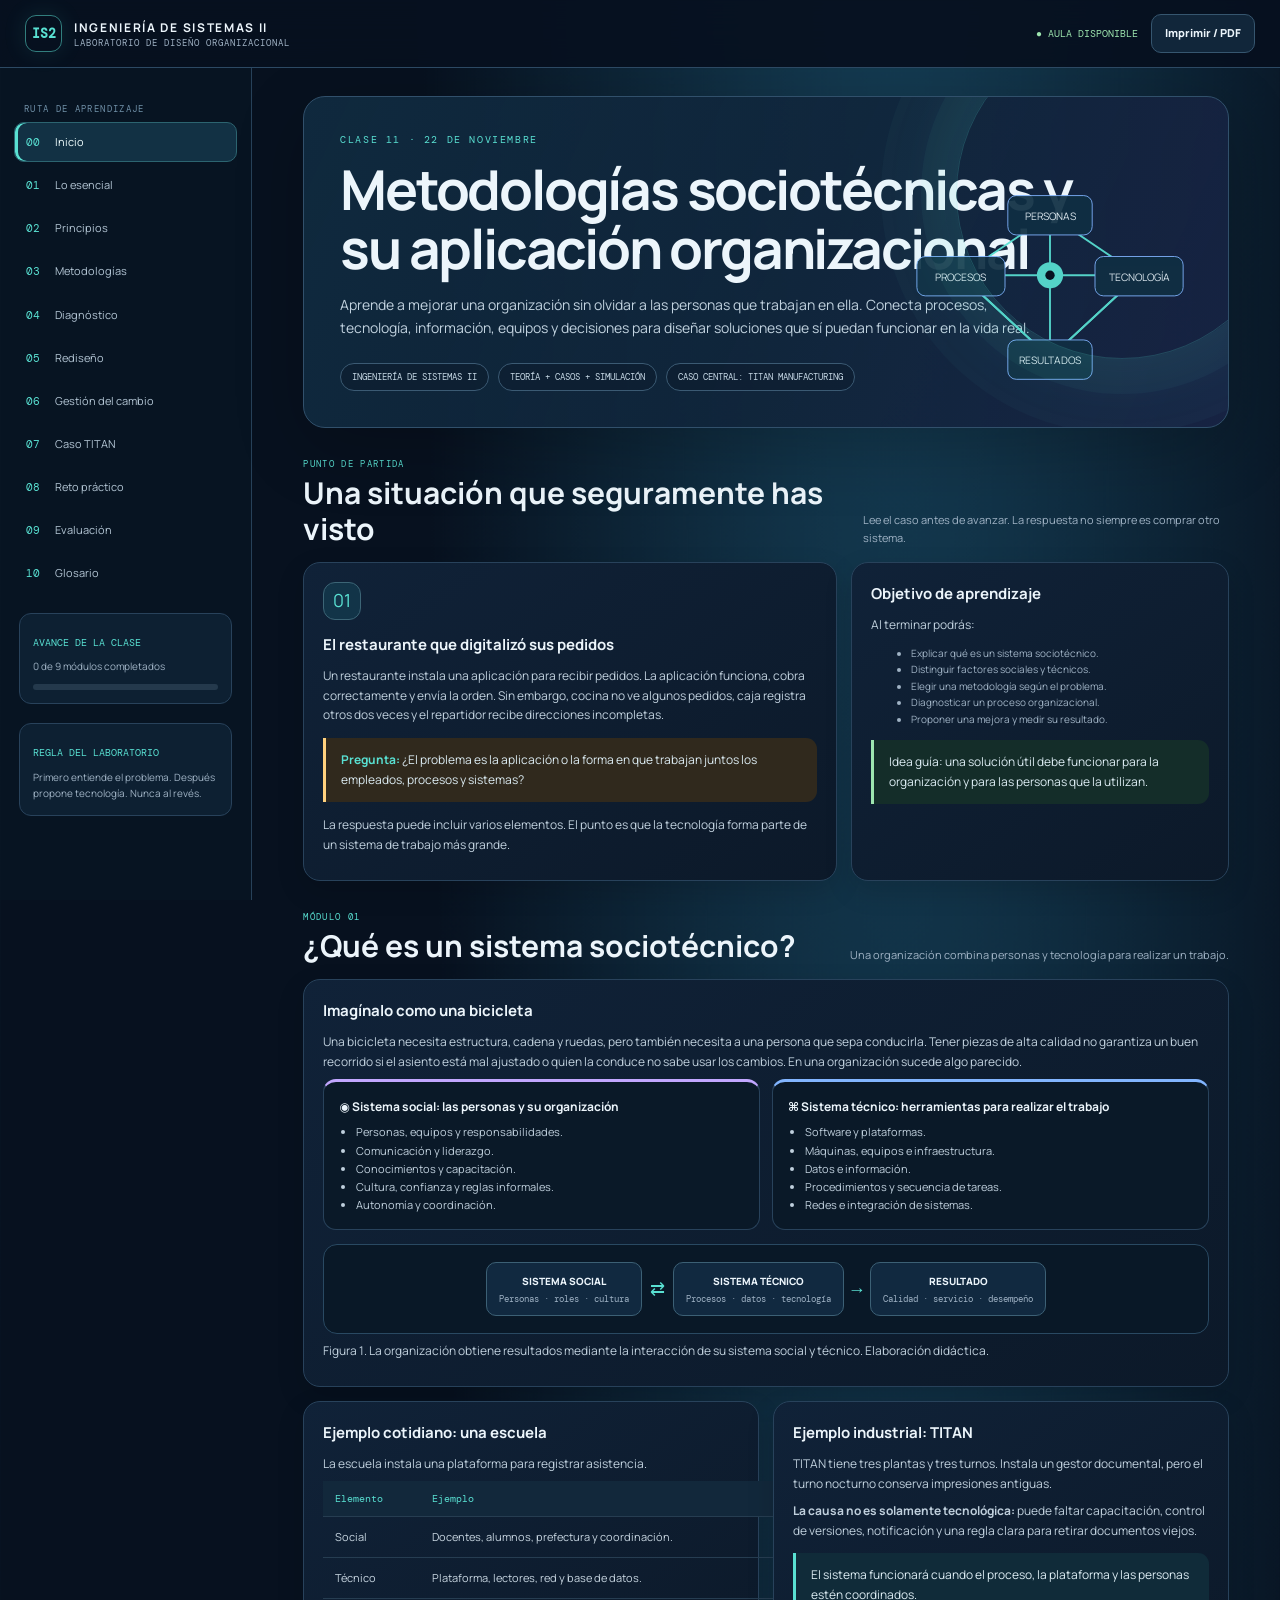
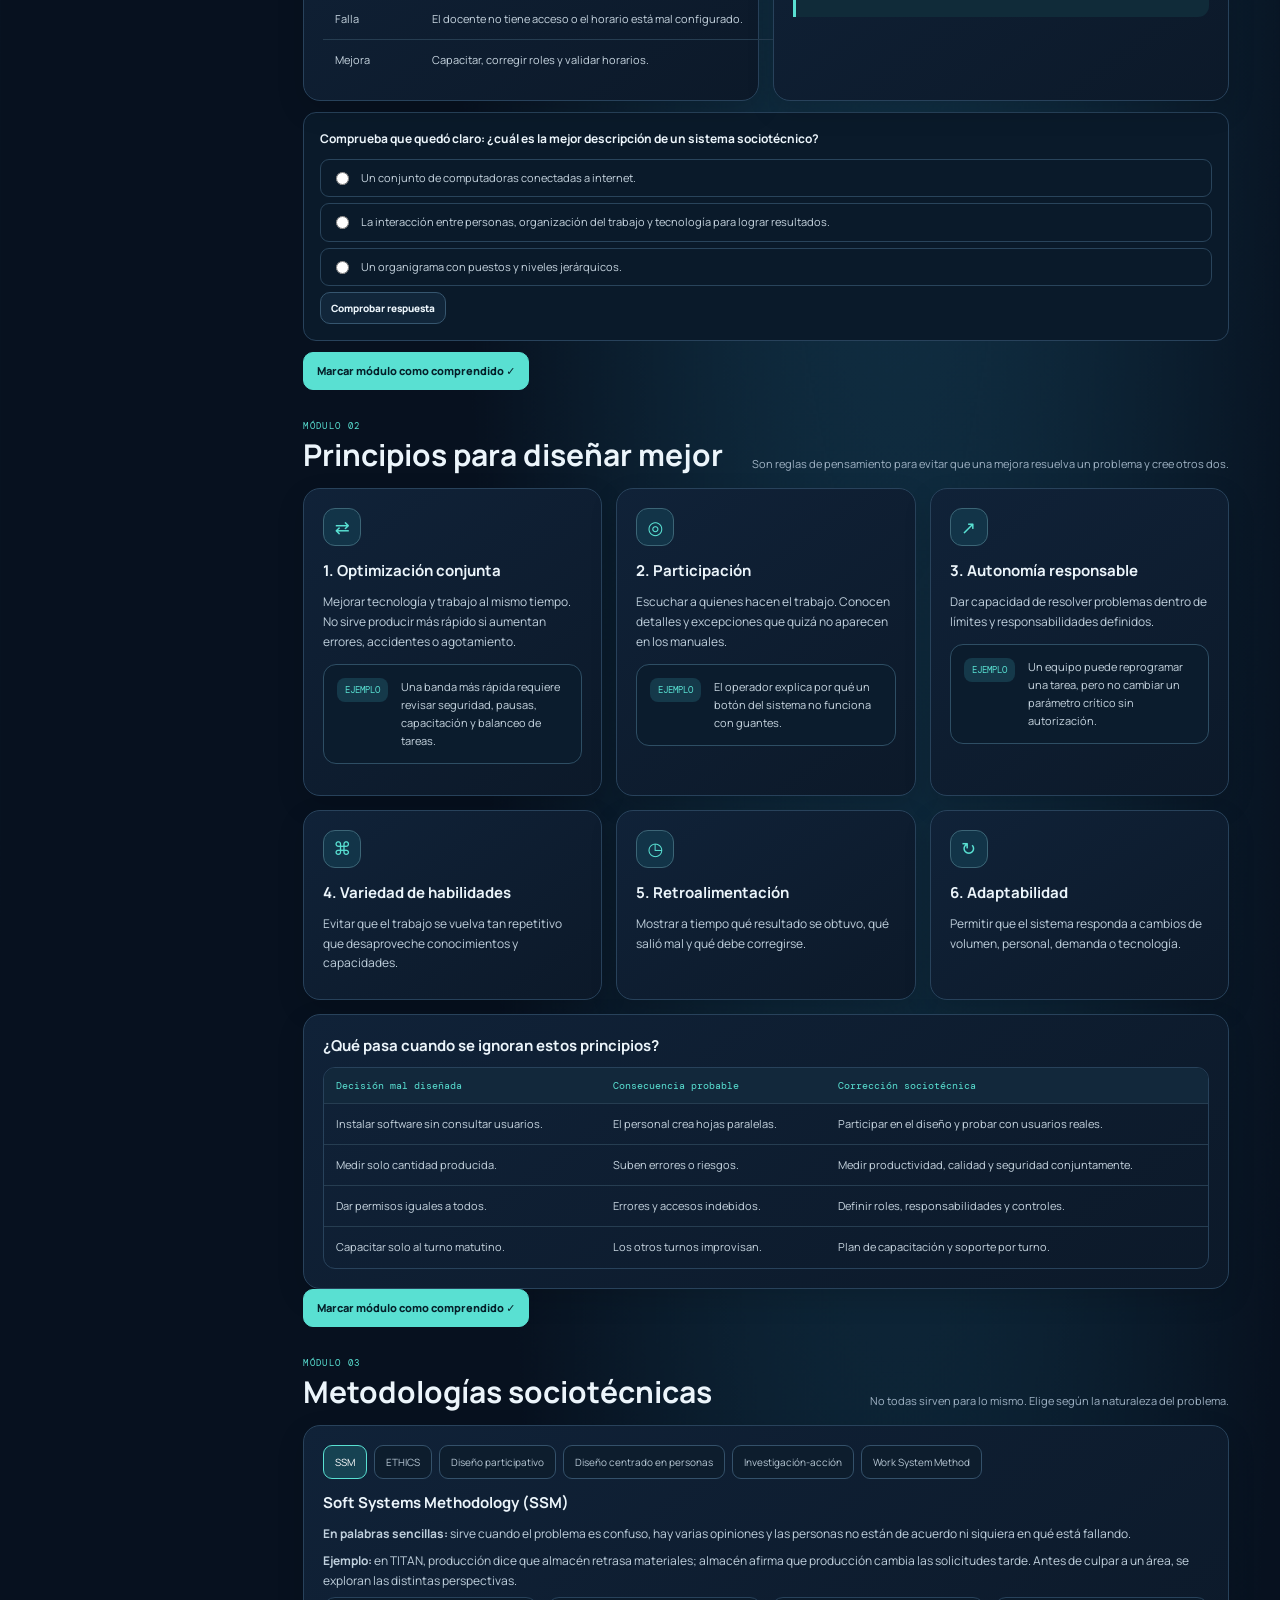
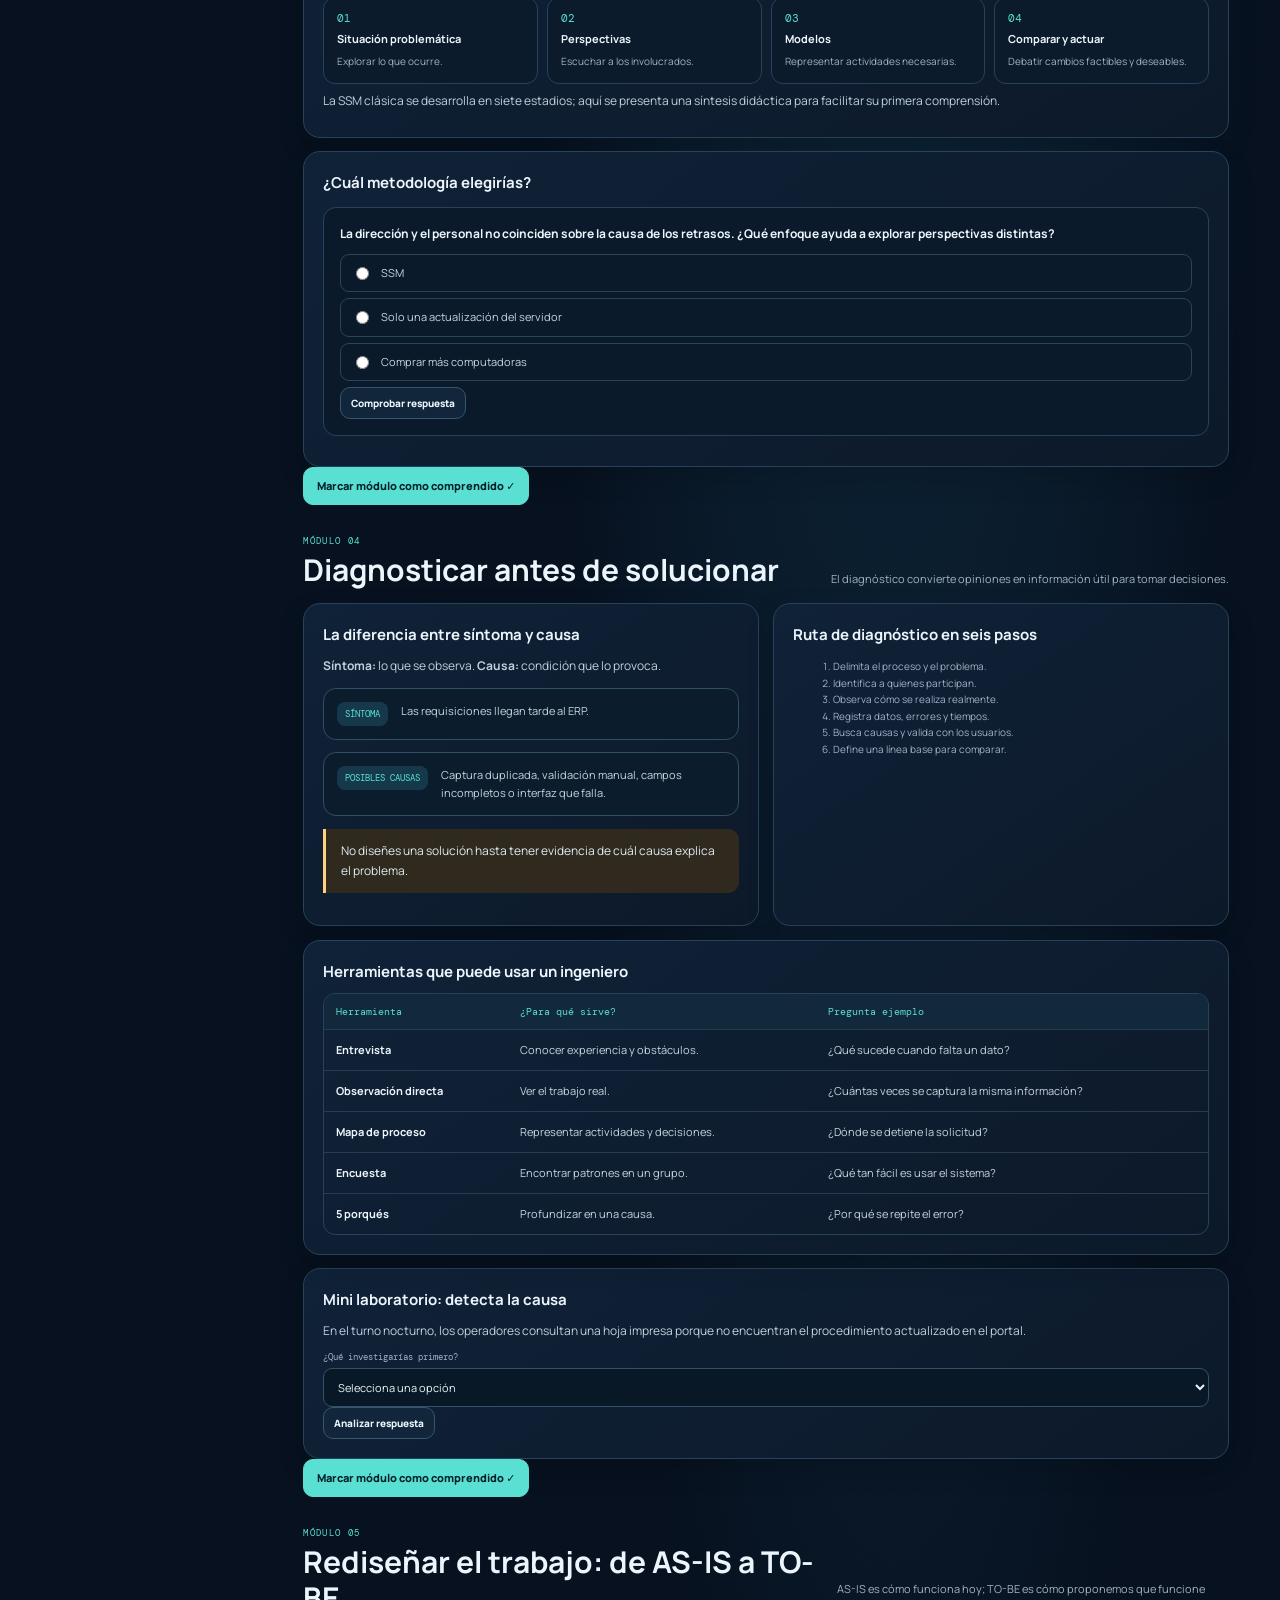
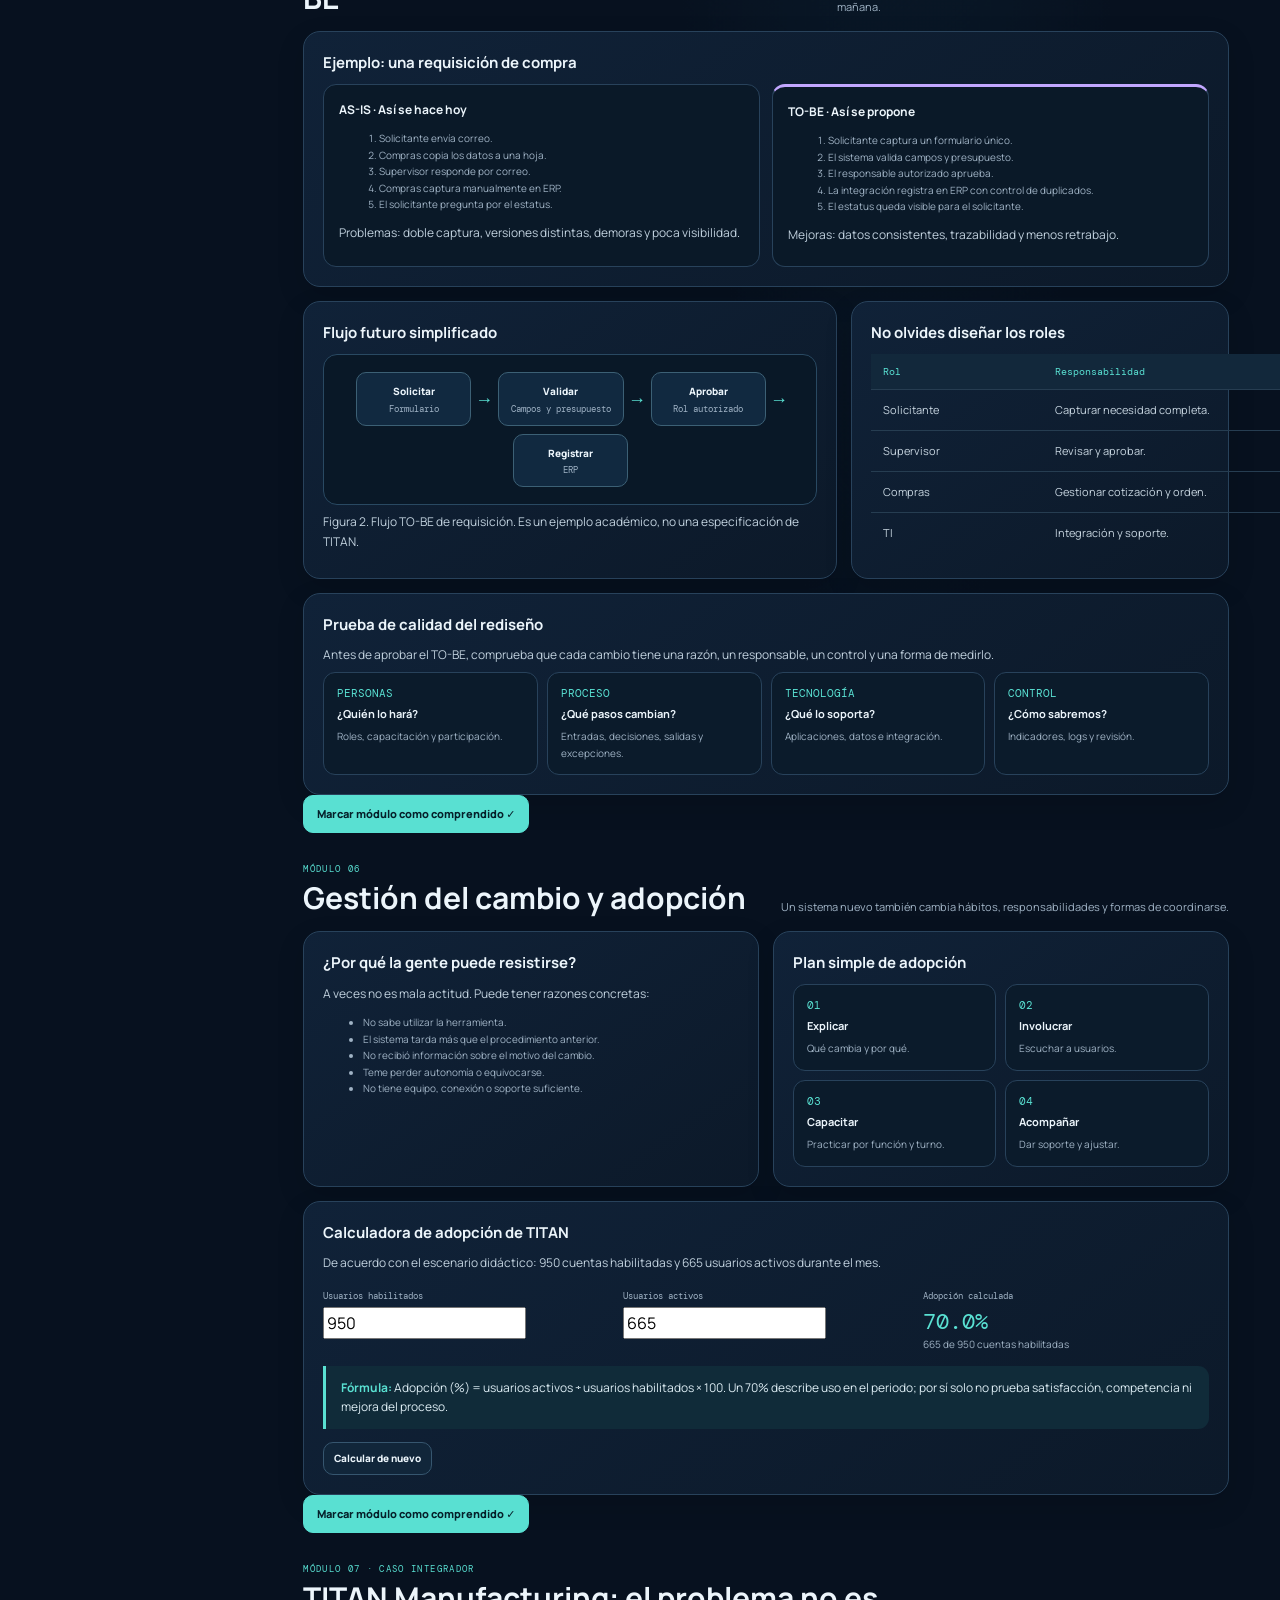
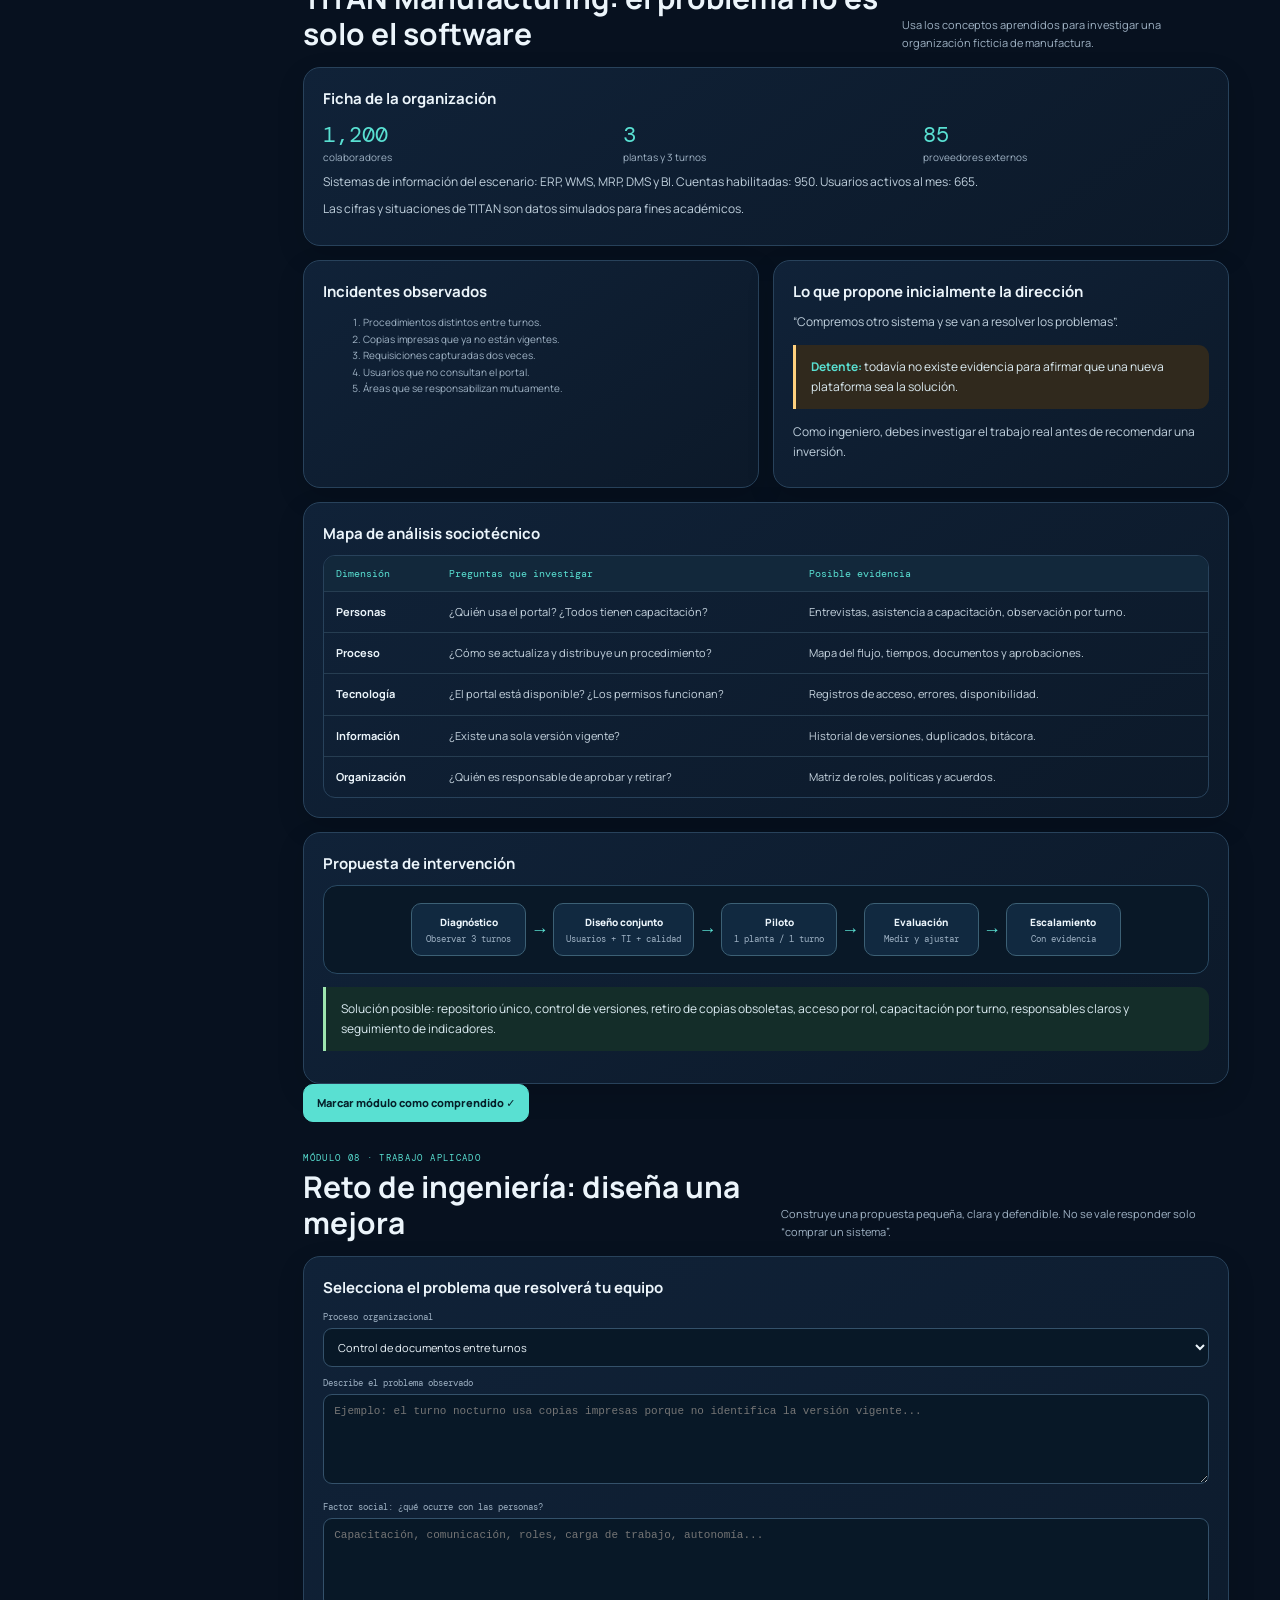
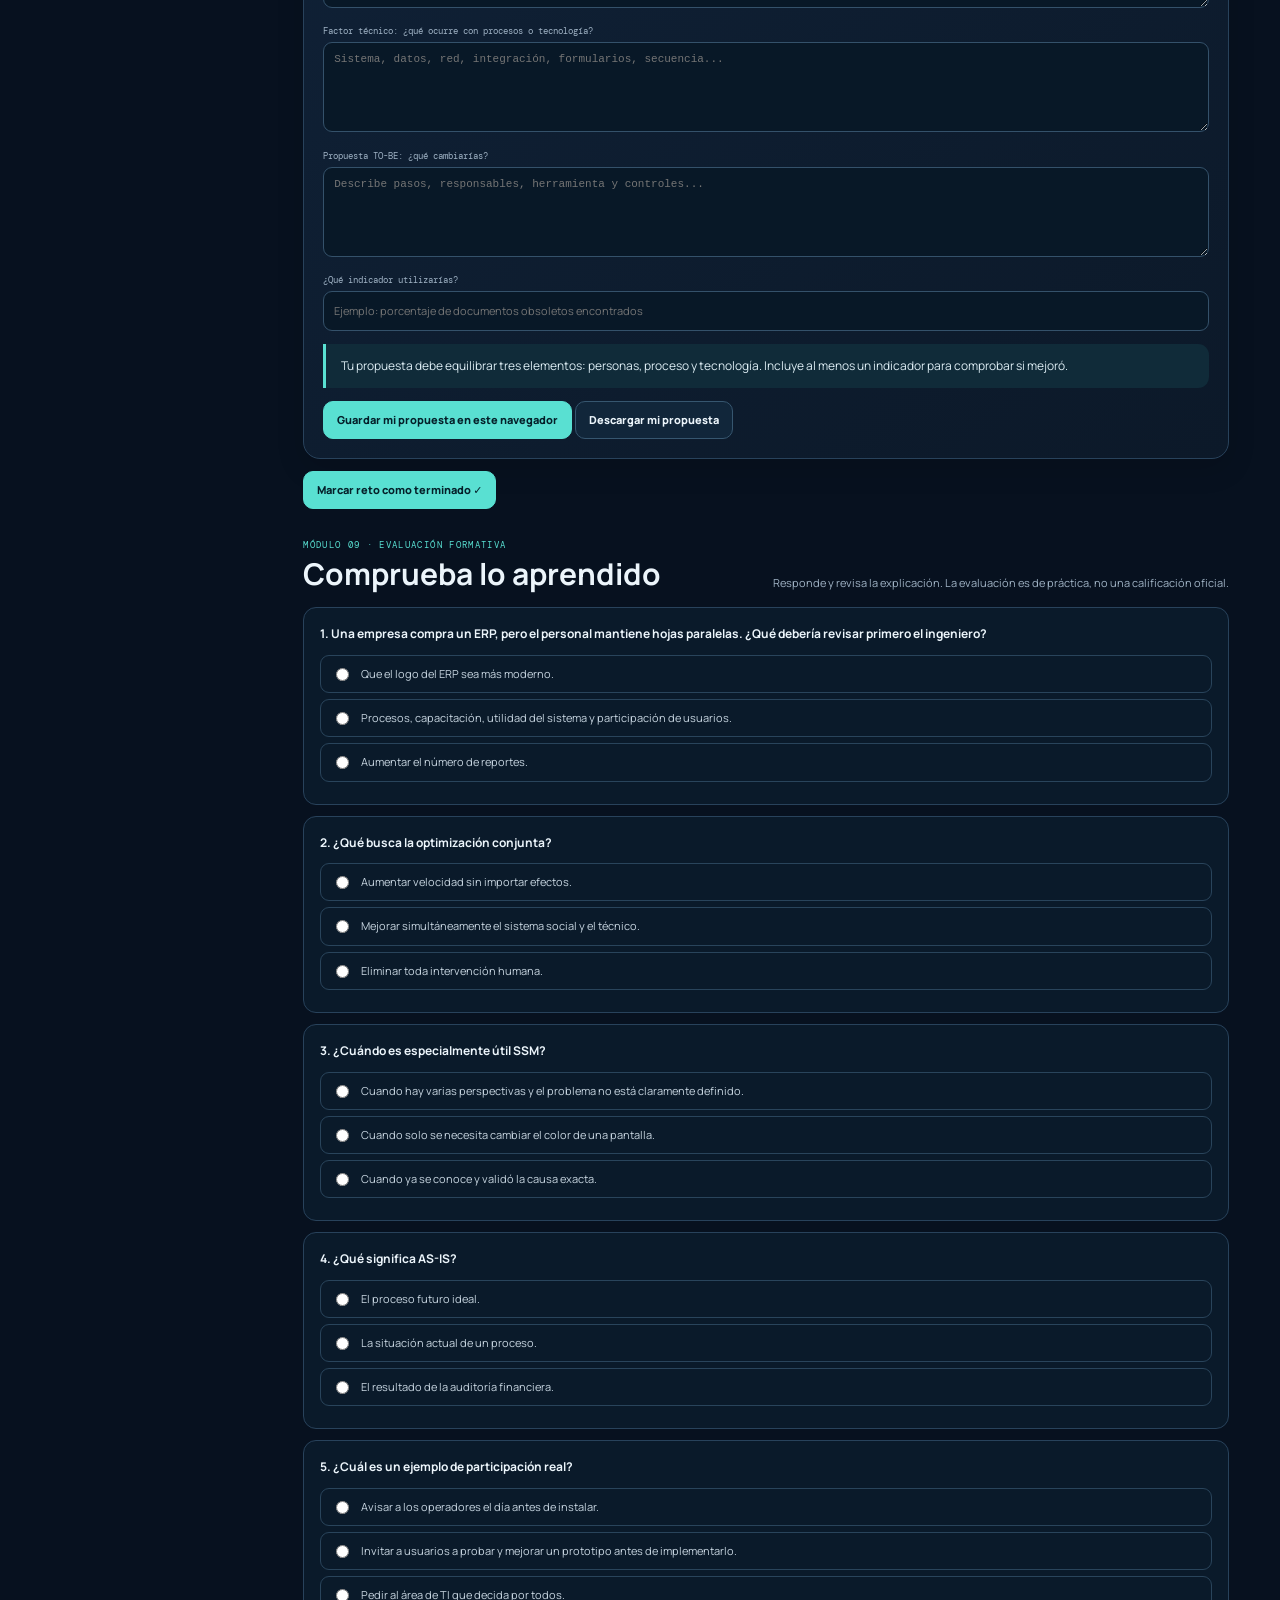
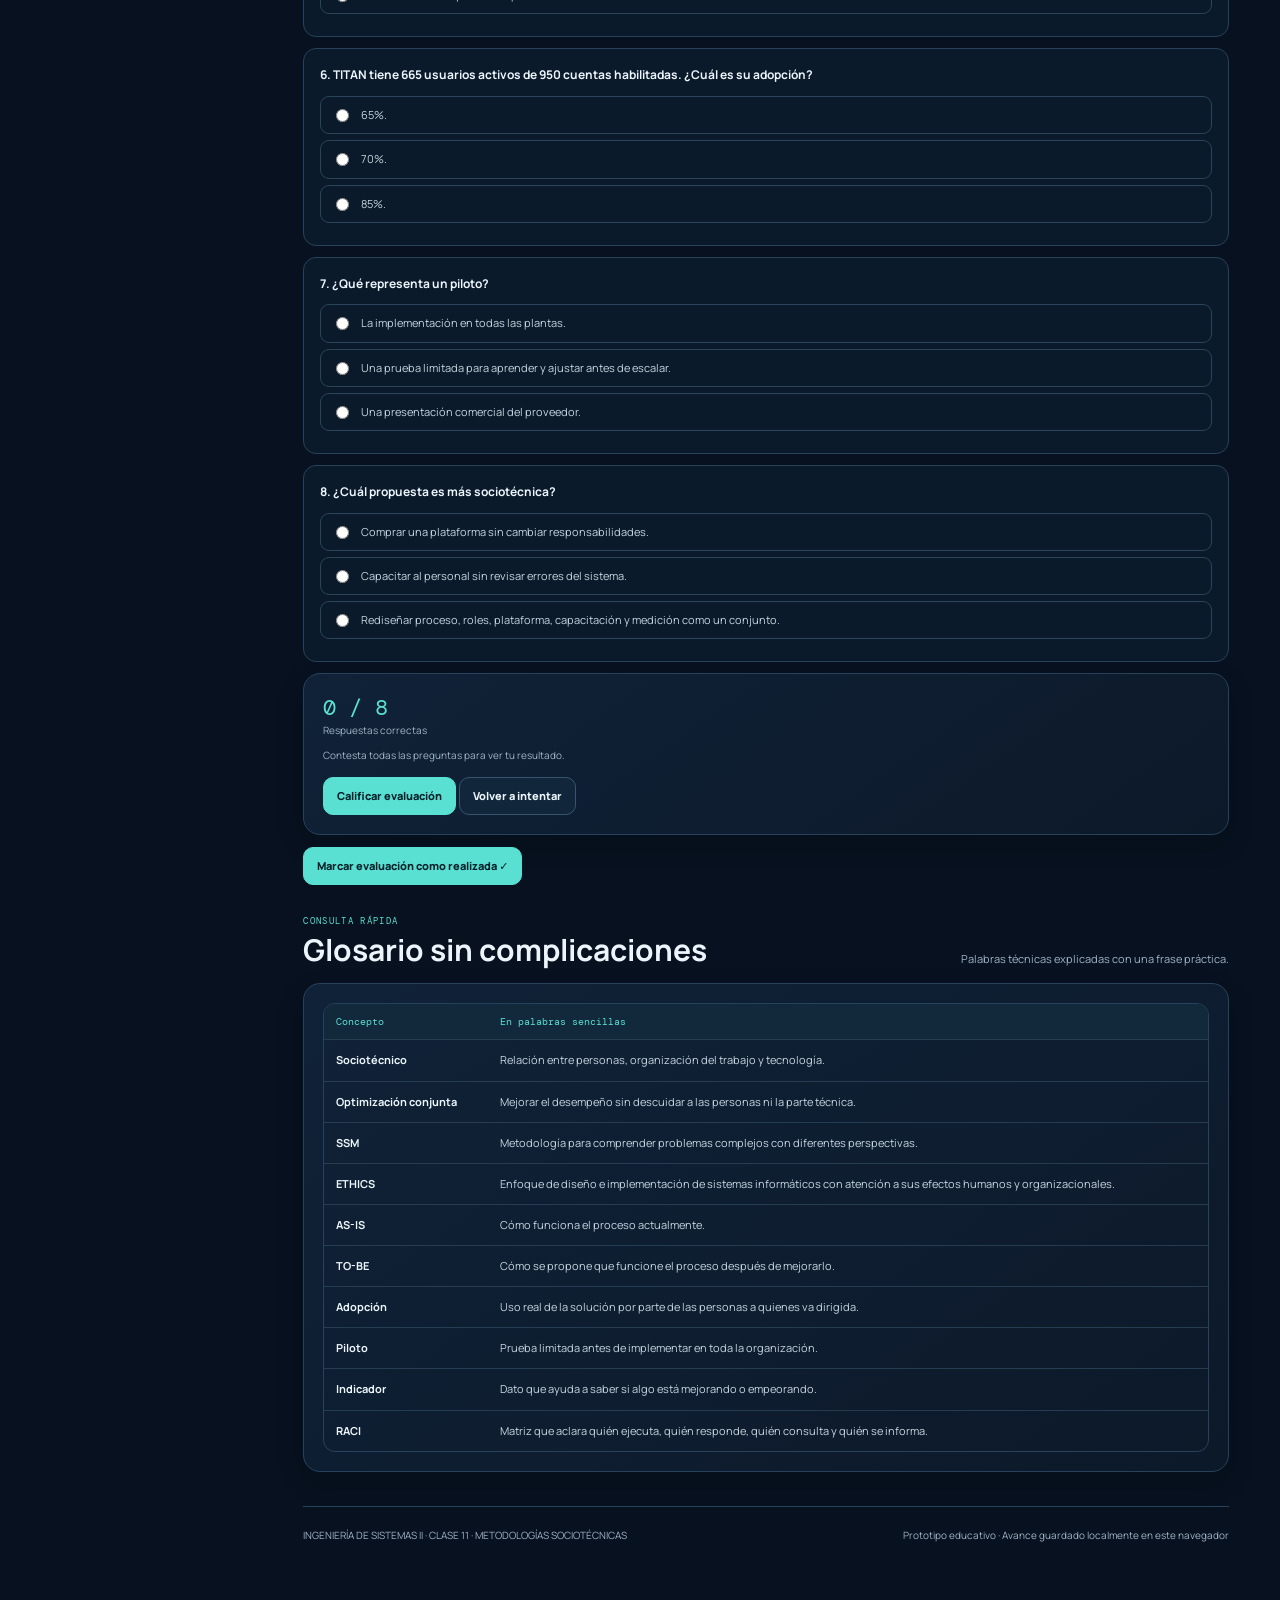
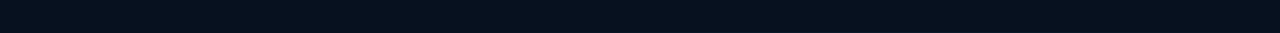
<file: ingenieria-sistemas-ii-metodologias-sociotecnicas/index.html>
<!doctype html>
<html lang="es-MX">
<head>
<meta charset="utf-8">
<meta name="viewport" content="width=device-width,initial-scale=1">
<meta name="theme-color" content="#07111f">
<meta name="description" content="Aula interactiva de Ingeniería de Sistemas II: metodologías sociotécnicas y su aplicación organizacional.">
<title>Clase 11 · Laboratorio Sociotécnico | Ingeniería de Sistemas II</title>
<style>
@import url('https://fonts.googleapis.com/css2?family=DM+Mono:wght@400;500&family=Manrope:wght@400;500;600;700;800&display=swap');
:root{--bg:#07111f;--panel:#0d1b2b;--panel2:#12243a;--line:#28425b;--text:#ecf5fb;--muted:#a0b3c5;--cyan:#59e0d2;--blue:#82b5ff;--violet:#c2a7ff;--amber:#ffd17e;--green:#9de5af;--red:#ff929b;--mono:'DM Mono',monospace;--sans:'Manrope',system-ui,sans-serif;--radius:17px}
*{box-sizing:border-box}html{scroll-behavior:smooth}body{margin:0;background:radial-gradient(ellipse at 70% -10%,#16425a 0,transparent 38%),var(--bg);color:var(--text);font-family:var(--sans);line-height:1.65}button,input,select{font:inherit}button{cursor:pointer}a{color:var(--cyan)}:focus-visible{outline:2px solid var(--cyan);outline-offset:3px}
.top{position:sticky;top:0;z-index:40;height:68px;display:flex;align-items:center;justify-content:space-between;padding:0 25px;background:#07111feF;border-bottom:1px solid #2c4963;backdrop-filter:blur(16px)}
.brand{display:flex;align-items:center;gap:12px}.mark{display:grid;place-items:center;width:37px;height:37px;border:1px solid #59e0d288;border-radius:11px;color:var(--cyan);font:700 13px var(--mono);box-shadow:0 0 24px #59e0d21b}.brand strong{display:block;font-size:12px;letter-spacing:.14em}.brand small{display:block;color:var(--muted);font:9px var(--mono);letter-spacing:.11em}.topright{display:flex;align-items:center;gap:13px}.topright span{font:10px var(--mono);color:var(--green)}.topbtn,.btn{border:1px solid #36566f;background:#11263a;color:var(--text);padding:9px 13px;border-radius:10px;font-size:11px;font-weight:800}.topbtn:hover,.btn:hover{border-color:var(--cyan);transform:translateY(-1px)}.btn.primary{background:var(--cyan);color:#05202a;border-color:var(--cyan)}.btn.ghost{background:transparent}.btn.small{padding:7px 10px;font-size:10px}
.shell{display:grid;grid-template-columns:252px minmax(0,1fr);max-width:1600px;margin:auto;min-height:calc(100vh - 68px)}
.side{position:sticky;top:68px;align-self:start;height:calc(100vh - 68px);overflow:auto;padding:23px 14px;border-right:1px solid #274159;background:#091725b8}
.side-label{margin:12px 10px 7px;color:#7090a8;font:9px var(--mono);letter-spacing:.15em}.nav{display:flex;gap:10px;align-items:center;width:100%;padding:10px 11px;margin:3px 0;border:1px solid transparent;border-radius:10px;background:transparent;color:#b4c6d5;text-align:left;font-size:11px}.nav:hover{background:#142a40}.nav.active{background:#123144;border-color:#2c6470;color:#f1ffff;box-shadow:inset 3px 0 var(--cyan)}.nav i{width:19px;color:var(--cyan);font:11px var(--mono);font-style:normal}.sidecard{margin:19px 5px 0;padding:13px;border:1px solid var(--line);border-radius:12px;background:#0d2032}.sidecard b{font:10px var(--mono);color:var(--cyan)}.sidecard p{margin:5px 0 0;color:var(--muted);font-size:10px}.progressline{height:6px;border-radius:9px;background:#24394c;overflow:hidden;margin-top:10px}.progressline span{display:block;height:100%;width:0;background:linear-gradient(90deg,var(--cyan),var(--blue));transition:width .3s}
main{min-width:0;padding:28px clamp(18px,4vw,56px) 70px}.hero{position:relative;overflow:hidden;min-height:310px;padding:36px;border:1px solid #31506b;border-radius:22px;background:linear-gradient(115deg,#102b40f2,#10243adf 55%,#182344ef);box-shadow:0 20px 70px #0003}.hero:after{content:"";position:absolute;width:330px;height:330px;right:-60px;top:-70px;border-radius:50%;border:1px solid #59e0d233;box-shadow:0 0 0 35px #59e0d20b,0 0 0 75px #59e0d208,0 0 80px #59e0d21a}.eyebrow{font:10px var(--mono);letter-spacing:.16em;color:var(--cyan);text-transform:uppercase}.hero h1{max-width:780px;font-size:clamp(31px,5vw,55px);line-height:1.08;letter-spacing:-.04em;margin:14px 0}.hero p{max-width:690px;color:#c1d2df;font-size:14px}.hero-meta{display:flex;gap:9px;flex-wrap:wrap;margin-top:24px}.pill{border:1px solid #3b5a73;border-radius:50px;padding:7px 11px;color:#c5d7e4;font:9px var(--mono);background:#0c1c2b88}.hero-art{position:absolute;right:28px;bottom:22px;width:min(34%,300px);opacity:.93}
.section{scroll-margin-top:84px;margin-top:30px}.sectionhead{display:flex;align-items:end;justify-content:space-between;gap:15px;margin-bottom:15px}.sectionhead h2{margin:5px 0 0;font-size:clamp(22px,3vw,30px);line-height:1.2}.kicker{font:9px var(--mono);letter-spacing:.15em;color:var(--cyan);text-transform:uppercase}.sectionhead p{max-width:490px;margin:0;color:var(--muted);font-size:11px}
.grid{display:grid;grid-template-columns:repeat(12,minmax(0,1fr));gap:14px}.card{border:1px solid var(--line);background:linear-gradient(145deg,#102238,#0c1929);border-radius:var(--radius);padding:19px;min-width:0;box-shadow:0 10px 28px #0002}.card h3{margin:0 0 8px;font-size:15px}.card p{margin:7px 0;color:#c0d0dd;font-size:12px}.card .muted{color:var(--muted)}.span4{grid-column:span 4}.span5{grid-column:span 5}.span6{grid-column:span 6}.span7{grid-column:span 7}.span8{grid-column:span 8}.span12{grid-column:span 12}
.iconbox{display:grid;place-items:center;width:38px;height:38px;border:1px solid #3c6576;border-radius:12px;color:var(--cyan);font-size:18px;background:#123448;margin-bottom:13px}
.callout{border-left:3px solid var(--cyan);background:#102b39;padding:12px 15px;border-radius:0 11px 11px 0;margin:13px 0;color:#dcecf3;font-size:12px}.callout strong{color:var(--cyan)}.callout.amber{border-color:var(--amber);background:#30291d}.callout.green{border-color:var(--green);background:#142d29}
.two-col{display:grid;grid-template-columns:1fr 1fr;gap:12px}.compare{border:1px solid var(--line);border-radius:13px;padding:15px;background:#0a1928}.compare h4{margin:0 0 7px;font-size:12px}.compare ul{margin:0;padding-left:17px;color:#c0d0dd;font-size:11px}.compare.social{border-top:3px solid var(--violet)}.compare.tech{border-top:3px solid var(--blue)}
.flow{display:flex;align-items:center;justify-content:center;gap:8px;flex-wrap:wrap;padding:17px;border:1px solid #294962;border-radius:14px;background:#091827}.node{min-width:115px;padding:10px 12px;border:1px solid #3c6075;border-radius:10px;background:#112940;text-align:center;font-size:10px;font-weight:800}.node small{display:block;color:var(--muted);font:9px var(--mono);margin-top:3px}.arrow{color:var(--cyan);font:18px var(--mono)}
.steps{display:grid;grid-template-columns:repeat(4,1fr);gap:9px}.step{padding:13px;border:1px solid var(--line);border-radius:12px;background:#0b1b2b}.step b{display:block;color:var(--cyan);font:11px var(--mono)}.step strong{display:block;font-size:11px;margin:5px 0}.step span{display:block;color:var(--muted);font-size:10px}
.tablewrap{overflow-x:auto;border:1px solid var(--line);border-radius:12px}table{width:100%;border-collapse:collapse;min-width:550px;font-size:11px}th{text-align:left;color:var(--cyan);font:10px var(--mono);background:#12283b}th,td{padding:11px 12px;border-bottom:1px solid #263d51;vertical-align:top}td{color:#c7d5e0}tr:last-child td{border-bottom:0}td b{color:var(--text)}
.example{display:flex;gap:13px;align-items:flex-start;padding:13px;border:1px solid #2e4e64;border-radius:13px;background:#0b1c2d;margin:12px 0}.example .tag{flex:none;border-radius:8px;background:#15394a;padding:6px 8px;color:var(--cyan);font:9px var(--mono)}.example p{margin:0;font-size:11px;color:#c7d5e0}
.methodtabs{display:flex;gap:7px;flex-wrap:wrap;margin-bottom:12px}.tab{padding:8px 11px;border:1px solid #34516a;border-radius:9px;background:#0d1d2d;color:#b8c8d5;font-size:10px}.tab.active{background:#164252;border-color:var(--cyan);color:#fff}.methodpanel{display:none}.methodpanel.active{display:block}
.quizq{padding:16px;border:1px solid var(--line);border-radius:13px;background:#0a1a2a;margin:11px 0}.quizq h4{margin:0 0 11px;font-size:12px}.option{display:flex;gap:9px;align-items:flex-start;padding:9px 10px;margin:6px 0;border:1px solid #29445b;border-radius:9px;color:#c7d5e0;font-size:11px;cursor:pointer}.option:hover{border-color:#5b8a9e;background:#11283a}.option input{accent-color:#59e0d2;margin-top:3px}.feedback{display:none;margin-top:9px;padding:10px;border-radius:9px;font-size:11px}.feedback.show{display:block}.feedback.good{background:#15352b;color:#b8f2c9;border:1px solid #35785a}.feedback.bad{background:#38252b;color:#ffc4c8;border:1px solid #8f4c57}
label.field{display:block;color:var(--muted);font:9px var(--mono);margin:10px 0 5px}select,input[type=text],textarea{width:100%;border:1px solid #34516a;border-radius:9px;padding:10px;background:#081827;color:var(--text);font-size:11px}textarea{min-height:90px;resize:vertical}
.progressstat{font:22px var(--mono);color:var(--cyan)}.statlabel{font-size:10px;color:var(--muted)}
.footer{margin-top:34px;padding:20px 0;border-top:1px solid var(--line);display:flex;justify-content:space-between;gap:15px;color:var(--muted);font-size:10px}
.hidden{display:none!important}.smallnote{font-size:10px;color:var(--muted)}
@media(max-width:900px){.shell{grid-template-columns:1fr}.side{position:sticky;top:68px;z-index:30;height:auto;display:flex;overflow-x:auto;gap:5px;padding:8px 12px;border-right:0;border-bottom:1px solid var(--line)}.side-label,.sidecard{display:none}.nav{flex:0 0 auto;width:auto;white-space:nowrap;padding:9px 11px}.nav i{width:auto}.hero-art{width:25%;opacity:.35}.span4{grid-column:span 6}.span5,.span7{grid-column:span 12}.span6{grid-column:span 6}}
@media(max-width:600px){.top{height:60px;padding:0 12px}.topright span{display:none}.brand strong{font-size:10px}.brand small{font-size:8px}.shell{min-height:calc(100vh - 60px)}.side{top:60px}.nav{font-size:10px;padding:8px 9px}.nav i{display:none}main{padding:15px 13px 50px}.hero{padding:23px 19px;min-height:290px}.hero h1{font-size:34px}.hero p{font-size:12px;max-width:100%}.hero-art{right:3px;bottom:4px;width:34%;opacity:.2}.section{margin-top:23px}.sectionhead{display:block}.sectionhead p{margin-top:8px}.span4,.span5,.span6,.span7,.span8{grid-column:span 12}.two-col{grid-template-columns:1fr}.steps{grid-template-columns:1fr 1fr}.footer{display:block}.footer span{display:block;margin:5px 0}}
@media print{.top,.side,.topbtn,.btn,.methodtabs{display:none!important}.shell{display:block}main{padding:0}.hero,.card{break-inside:avoid;box-shadow:none}.section{break-inside:avoid}body{background:#fff;color:#111}.card,.hero{background:#fff;color:#111;border:1px solid #aaa}.card p,.hero p,.smallnote{color:#333}}
</style>
</head>
<body>
<header class="top">
 <div class="brand"><div class="mark">IS2</div><div><strong>INGENIERÍA DE SISTEMAS II</strong><small>LABORATORIO DE DISEÑO ORGANIZACIONAL</small></div></div>
 <div class="topright"><span>● AULA DISPONIBLE</span><button class="topbtn" onclick="window.print()">Imprimir / PDF</button></div>
</header>
<div class="shell">
 <aside class="side" aria-label="Navegación">
  <div class="side-label">RUTA DE APRENDIZAJE</div>
  <button class="nav active" data-go="inicio"><i>00</i> Inicio</button>
  <button class="nav" data-go="fundamentos"><i>01</i> Lo esencial</button>
  <button class="nav" data-go="principios"><i>02</i> Principios</button>
  <button class="nav" data-go="metodologias"><i>03</i> Metodologías</button>
  <button class="nav" data-go="diagnostico"><i>04</i> Diagnóstico</button>
  <button class="nav" data-go="diseno"><i>05</i> Rediseño</button>
  <button class="nav" data-go="cambio"><i>06</i> Gestión del cambio</button>
  <button class="nav" data-go="titan"><i>07</i> Caso TITAN</button>
  <button class="nav" data-go="reto"><i>08</i> Reto práctico</button>
  <button class="nav" data-go="evaluacion"><i>09</i> Evaluación</button>
  <button class="nav" data-go="glosario"><i>10</i> Glosario</button>
  <div class="sidecard"><b>AVANCE DE LA CLASE</b><p id="progressText">0 de 9 módulos completados</p><div class="progressline"><span id="progressBar"></span></div></div>
  <div class="sidecard"><b>REGLA DEL LABORATORIO</b><p>Primero entiende el problema. Después propone tecnología. Nunca al revés.</p></div>
 </aside>
 <main>
  <section id="inicio" class="hero">
   <div class="eyebrow">CLASE 11 · 22 DE NOVIEMBRE</div>
   <h1>Metodologías sociotécnicas y su aplicación organizacional</h1>
   <p>Aprende a mejorar una organización sin olvidar a las personas que trabajan en ella. Conecta procesos, tecnología, información, equipos y decisiones para diseñar soluciones que sí puedan funcionar en la vida real.</p>
   <div class="hero-meta"><span class="pill">INGENIERÍA DE SISTEMAS II</span><span class="pill">TEORÍA + CASOS + SIMULACIÓN</span><span class="pill">CASO CENTRAL: TITAN MANUFACTURING</span></div>
   <svg class="hero-art" viewBox="0 0 320 230" role="img" aria-label="Diagrama de personas, procesos y tecnología conectados"><g fill="none" stroke="#59e0d2" stroke-width="2"><path d="M160 28 L65 92 L160 180 L255 92 Z"/><path d="M65 92 L255 92 M160 28 L160 180 M65 92 L160 180 M255 92 L160 180"/></g><g fill="#102f43" stroke="#82b5ff"><rect x="115" y="7" width="90" height="42" rx="9"/><rect x="18" y="72" width="94" height="42" rx="9"/><rect x="208" y="72" width="94" height="42" rx="9"/><rect x="115" y="161" width="90" height="42" rx="9"/></g><g fill="#eaf5fb" font-family="Manrope" font-size="11" text-anchor="middle"><text x="160" y="33">PERSONAS</text><text x="65" y="98">PROCESOS</text><text x="255" y="98">TECNOLOGÍA</text><text x="160" y="187">RESULTADOS</text></g><g fill="#59e0d2"><circle cx="160" cy="92" r="14"/><circle cx="160" cy="92" r="5" fill="#07111f"/></g></svg>
  </section>
  <section class="section" aria-label="Introducción">
   <div class="sectionhead"><div><div class="kicker">PUNTO DE PARTIDA</div><h2>Una situación que seguramente has visto</h2></div><p>Lee el caso antes de avanzar. La respuesta no siempre es comprar otro sistema.</p></div>
   <div class="grid">
    <article class="card span7"><div class="iconbox">01</div><h3>El restaurante que digitalizó sus pedidos</h3><p>Un restaurante instala una aplicación para recibir pedidos. La aplicación funciona, cobra correctamente y envía la orden. Sin embargo, cocina no ve algunos pedidos, caja registra otros dos veces y el repartidor recibe direcciones incompletas.</p><div class="callout amber"><strong>Pregunta:</strong> ¿El problema es la aplicación o la forma en que trabajan juntos los empleados, procesos y sistemas?</div><p>La respuesta puede incluir varios elementos. El punto es que la tecnología forma parte de un sistema de trabajo más grande.</p></article>
    <article class="card span5"><h3>Objetivo de aprendizaje</h3><p>Al terminar podrás:</p><ul class="smallnote"><li>Explicar qué es un sistema sociotécnico.</li><li>Distinguir factores sociales y técnicos.</li><li>Elegir una metodología según el problema.</li><li>Diagnosticar un proceso organizacional.</li><li>Proponer una mejora y medir su resultado.</li></ul><div class="callout green">Idea guía: una solución útil debe funcionar para la organización y para las personas que la utilizan.</div></article>
   </div>
  </section>
  <section id="fundamentos" class="section">
   <div class="sectionhead"><div><div class="kicker">MÓDULO 01</div><h2>¿Qué es un sistema sociotécnico?</h2></div><p>Una organización combina personas y tecnología para realizar un trabajo.</p></div>
   <div class="grid">
    <article class="card span12"><h3>Imagínalo como una bicicleta</h3><p>Una bicicleta necesita estructura, cadena y ruedas, pero también necesita a una persona que sepa conducirla. Tener piezas de alta calidad no garantiza un buen recorrido si el asiento está mal ajustado o quien la conduce no sabe usar los cambios. En una organización sucede algo parecido.</p>
     <div class="two-col">
      <div class="compare social"><h4>◉ Sistema social: las personas y su organización</h4><ul><li>Personas, equipos y responsabilidades.</li><li>Comunicación y liderazgo.</li><li>Conocimientos y capacitación.</li><li>Cultura, confianza y reglas informales.</li><li>Autonomía y coordinación.</li></ul></div>
      <div class="compare tech"><h4>⌘ Sistema técnico: herramientas para realizar el trabajo</h4><ul><li>Software y plataformas.</li><li>Máquinas, equipos e infraestructura.</li><li>Datos e información.</li><li>Procedimientos y secuencia de tareas.</li><li>Redes e integración de sistemas.</li></ul></div>
     </div>
     <div class="flow" style="margin-top:14px"><div class="node">SISTEMA SOCIAL<small>Personas · roles · cultura</small></div><div class="arrow">⇄</div><div class="node">SISTEMA TÉCNICO<small>Procesos · datos · tecnología</small></div><div class="arrow">→</div><div class="node">RESULTADO<small>Calidad · servicio · desempeño</small></div></div>
     <p class="smallnote">Figura 1. La organización obtiene resultados mediante la interacción de su sistema social y técnico. Elaboración didáctica.</p>
    </article>
    <article class="card span6"><h3>Ejemplo cotidiano: una escuela</h3><p>La escuela instala una plataforma para registrar asistencia.</p><table><tr><th>Elemento</th><th>Ejemplo</th></tr><tr><td>Social</td><td>Docentes, alumnos, prefectura y coordinación.</td></tr><tr><td>Técnico</td><td>Plataforma, lectores, red y base de datos.</td></tr><tr><td>Falla</td><td>El docente no tiene acceso o el horario está mal configurado.</td></tr><tr><td>Mejora</td><td>Capacitar, corregir roles y validar horarios.</td></tr></table></article>
    <article class="card span6"><h3>Ejemplo industrial: TITAN</h3><p>TITAN tiene tres plantas y tres turnos. Instala un gestor documental, pero el turno nocturno conserva impresiones antiguas.</p><p><b>La causa no es solamente tecnológica:</b> puede faltar capacitación, control de versiones, notificación y una regla clara para retirar documentos viejos.</p><div class="callout">El sistema funcionará cuando el proceso, la plataforma y las personas estén coordinados.</div></article>
   </div>
   <div class="quizq"><h4>Comprueba que quedó claro: ¿cuál es la mejor descripción de un sistema sociotécnico?</h4><label class="option"><input type="radio" name="q0" value="a"> Un conjunto de computadoras conectadas a internet.</label><label class="option"><input type="radio" name="q0" value="b"> La interacción entre personas, organización del trabajo y tecnología para lograr resultados.</label><label class="option"><input type="radio" name="q0" value="c"> Un organigrama con puestos y niveles jerárquicos.</label><div class="feedback" id="f0"></div><button class="btn small" onclick="checkSimple(0,'b','Un sistema sociotécnico integra el lado social y el técnico. No se limita al software ni al organigrama.')">Comprobar respuesta</button></div>
   <button class="btn primary" onclick="complete('fundamentos')">Marcar módulo como comprendido ✓</button>
  </section>
  <section id="principios" class="section">
   <div class="sectionhead"><div><div class="kicker">MÓDULO 02</div><h2>Principios para diseñar mejor</h2></div><p>Son reglas de pensamiento para evitar que una mejora resuelva un problema y cree otros dos.</p></div>
   <div class="grid">
    <article class="card span4"><div class="iconbox">⇄</div><h3>1. Optimización conjunta</h3><p>Mejorar tecnología y trabajo al mismo tiempo. No sirve producir más rápido si aumentan errores, accidentes o agotamiento.</p><div class="example"><span class="tag">EJEMPLO</span><p>Una banda más rápida requiere revisar seguridad, pausas, capacitación y balanceo de tareas.</p></div></article>
    <article class="card span4"><div class="iconbox">◎</div><h3>2. Participación</h3><p>Escuchar a quienes hacen el trabajo. Conocen detalles y excepciones que quizá no aparecen en los manuales.</p><div class="example"><span class="tag">EJEMPLO</span><p>El operador explica por qué un botón del sistema no funciona con guantes.</p></div></article>
    <article class="card span4"><div class="iconbox">↗</div><h3>3. Autonomía responsable</h3><p>Dar capacidad de resolver problemas dentro de límites y responsabilidades definidos.</p><div class="example"><span class="tag">EJEMPLO</span><p>Un equipo puede reprogramar una tarea, pero no cambiar un parámetro crítico sin autorización.</p></div></article>
    <article class="card span4"><div class="iconbox">⌘</div><h3>4. Variedad de habilidades</h3><p>Evitar que el trabajo se vuelva tan repetitivo que desaproveche conocimientos y capacidades.</p></article>
    <article class="card span4"><div class="iconbox">◷</div><h3>5. Retroalimentación</h3><p>Mostrar a tiempo qué resultado se obtuvo, qué salió mal y qué debe corregirse.</p></article>
    <article class="card span4"><div class="iconbox">↻</div><h3>6. Adaptabilidad</h3><p>Permitir que el sistema responda a cambios de volumen, personal, demanda o tecnología.</p></article>
    <article class="card span12"><h3>¿Qué pasa cuando se ignoran estos principios?</h3><div class="tablewrap"><table><thead><tr><th>Decisión mal diseñada</th><th>Consecuencia probable</th><th>Corrección sociotécnica</th></tr></thead><tbody><tr><td>Instalar software sin consultar usuarios.</td><td>El personal crea hojas paralelas.</td><td>Participar en el diseño y probar con usuarios reales.</td></tr><tr><td>Medir solo cantidad producida.</td><td>Suben errores o riesgos.</td><td>Medir productividad, calidad y seguridad conjuntamente.</td></tr><tr><td>Dar permisos iguales a todos.</td><td>Errores y accesos indebidos.</td><td>Definir roles, responsabilidades y controles.</td></tr><tr><td>Capacitar solo al turno matutino.</td><td>Los otros turnos improvisan.</td><td>Plan de capacitación y soporte por turno.</td></tr></tbody></table></div></article>
   </div>
   <button class="btn primary" onclick="complete('principios')">Marcar módulo como comprendido ✓</button>
  </section>
  <section id="metodologias" class="section">
   <div class="sectionhead"><div><div class="kicker">MÓDULO 03</div><h2>Metodologías sociotécnicas</h2></div><p>No todas sirven para lo mismo. Elige según la naturaleza del problema.</p></div>
   <div class="card">
    <div class="methodtabs">
     <button class="tab active" data-method="ssm">SSM</button><button class="tab" data-method="ethics">ETHICS</button><button class="tab" data-method="participativo">Diseño participativo</button><button class="tab" data-method="hcd">Diseño centrado en personas</button><button class="tab" data-method="accion">Investigación-acción</button><button class="tab" data-method="wsm">Work System Method</button>
    </div>
    <div class="methodpanel active" id="method-ssm"><h3>Soft Systems Methodology (SSM)</h3><p><b>En palabras sencillas:</b> sirve cuando el problema es confuso, hay varias opiniones y las personas no están de acuerdo ni siquiera en qué está fallando.</p><p><b>Ejemplo:</b> en TITAN, producción dice que almacén retrasa materiales; almacén afirma que producción cambia las solicitudes tarde. Antes de culpar a un área, se exploran las distintas perspectivas.</p><div class="steps"><div class="step"><b>01</b><strong>Situación problemática</strong><span>Explorar lo que ocurre.</span></div><div class="step"><b>02</b><strong>Perspectivas</strong><span>Escuchar a los involucrados.</span></div><div class="step"><b>03</b><strong>Modelos</strong><span>Representar actividades necesarias.</span></div><div class="step"><b>04</b><strong>Comparar y actuar</strong><span>Debatir cambios factibles y deseables.</span></div></div><p class="smallnote">La SSM clásica se desarrolla en siete estadios; aquí se presenta una síntesis didáctica para facilitar su primera comprensión.</p></div>
    <div class="methodpanel" id="method-ethics"><h3>ETHICS — Effective Technical and Human Implementation of Computer-based Systems</h3><p><b>En palabras sencillas:</b> ayuda a diseñar o introducir sistemas informáticos considerando las necesidades humanas y la calidad del trabajo, no solo la eficiencia técnica.</p><p><b>Ejemplo:</b> al instalar un sistema de programación de turnos, se revisa cómo afecta autonomía, carga, variedad de tareas y coordinación de los trabajadores.</p><div class="callout">Pregunta guía: ¿el nuevo sistema mejora el trabajo o únicamente facilita el control desde la oficina?</div></div>
    <div class="methodpanel" id="method-participativo"><h3>Diseño participativo</h3><p><b>En palabras sencillas:</b> los usuarios participan activamente en el diseño de la solución, no solo reciben una capacitación al final.</p><p><b>Ejemplo:</b> operadores, supervisores y TI elaboran un prototipo de pantalla de captura y lo prueban antes de programar el sistema definitivo.</p><div class="callout">Útil cuando el conocimiento del usuario es esencial para que la solución sea práctica.</div></div>
    <div class="methodpanel" id="method-hcd"><h3>Diseño centrado en las personas (HCD)</h3><p><b>En palabras sencillas:</b> empieza por conocer a las personas, sus tareas, dificultades y contexto; crea prototipos y prueba si realmente pueden utilizarlos.</p><p><b>Ejemplo:</b> una pantalla para almacén debe poder leerse con iluminación intensa, guantes y dispositivos disponibles en el área.</p><div class="flow"><div class="node">Comprender<small>Usuario y contexto</small></div><span class="arrow">→</span><div class="node">Idear<small>Alternativas</small></div><span class="arrow">→</span><div class="node">Prototipar<small>Versión simple</small></div><span class="arrow">→</span><div class="node">Probar<small>Aprender y ajustar</small></div></div></div>
    <div class="methodpanel" id="method-accion"><h3>Investigación-acción</h3><p><b>En palabras sencillas:</b> estudiar un problema mientras se interviene para mejorarlo. Se actúa, se observa qué pasa y se aprende para ajustar.</p><p><b>Ejemplo:</b> un equipo prueba durante dos semanas una nueva entrega de turno, mide errores y realiza ajustes con los participantes.</p><div class="flow"><div class="node">Planear</div><span class="arrow">→</span><div class="node">Actuar</div><span class="arrow">→</span><div class="node">Observar</div><span class="arrow">→</span><div class="node">Reflexionar</div><span class="arrow">↺</span></div></div>
    <div class="methodpanel" id="method-wsm"><h3>Work System Method</h3><p><b>En palabras sencillas:</b> analiza un sistema de trabajo completo: participantes, información, tecnologías, procesos, productos o servicios, clientes y entorno.</p><p><b>Ejemplo:</b> para mejorar la recepción de materiales no se estudia únicamente el WMS; se revisan proveedor, cita, guardia, almacén, documentación, datos y usuario interno.</p><div class="callout">Útil para no perder de vista las piezas que rodean a una aplicación.</div></div>
   </div>
   <div class="card" style="margin-top:13px"><h3>¿Cuál metodología elegirías?</h3><div class="quizq"><h4>La dirección y el personal no coinciden sobre la causa de los retrasos. ¿Qué enfoque ayuda a explorar perspectivas distintas?</h4><label class="option"><input type="radio" name="q1" value="a"> SSM</label><label class="option"><input type="radio" name="q1" value="b"> Solo una actualización del servidor</label><label class="option"><input type="radio" name="q1" value="c"> Comprar más computadoras</label><div class="feedback" id="f1"></div><button class="btn small" onclick="checkSimple(1,'a','SSM ayuda a comprender situaciones problemáticas con múltiples perspectivas antes de acordar cambios.')">Comprobar respuesta</button></div></div>
   <button class="btn primary" onclick="complete('metodologias')">Marcar módulo como comprendido ✓</button>
  </section>
  <section id="diagnostico" class="section">
   <div class="sectionhead"><div><div class="kicker">MÓDULO 04</div><h2>Diagnosticar antes de solucionar</h2></div><p>El diagnóstico convierte opiniones en información útil para tomar decisiones.</p></div>
   <div class="grid">
    <article class="card span6"><h3>La diferencia entre síntoma y causa</h3><p><b>Síntoma:</b> lo que se observa. <b>Causa:</b> condición que lo provoca.</p><div class="example"><span class="tag">SÍNTOMA</span><p>Las requisiciones llegan tarde al ERP.</p></div><div class="example"><span class="tag">POSIBLES CAUSAS</span><p>Captura duplicada, validación manual, campos incompletos o interfaz que falla.</p></div><div class="callout amber">No diseñes una solución hasta tener evidencia de cuál causa explica el problema.</div></article>
    <article class="card span6"><h3>Ruta de diagnóstico en seis pasos</h3><ol class="smallnote"><li>Delimita el proceso y el problema.</li><li>Identifica a quienes participan.</li><li>Observa cómo se realiza realmente.</li><li>Registra datos, errores y tiempos.</li><li>Busca causas y valida con los usuarios.</li><li>Define una línea base para comparar.</li></ol></article>
    <article class="card span12"><h3>Herramientas que puede usar un ingeniero</h3><div class="tablewrap"><table><tr><th>Herramienta</th><th>¿Para qué sirve?</th><th>Pregunta ejemplo</th></tr><tr><td><b>Entrevista</b></td><td>Conocer experiencia y obstáculos.</td><td>¿Qué sucede cuando falta un dato?</td></tr><tr><td><b>Observación directa</b></td><td>Ver el trabajo real.</td><td>¿Cuántas veces se captura la misma información?</td></tr><tr><td><b>Mapa de proceso</b></td><td>Representar actividades y decisiones.</td><td>¿Dónde se detiene la solicitud?</td></tr><tr><td><b>Encuesta</b></td><td>Encontrar patrones en un grupo.</td><td>¿Qué tan fácil es usar el sistema?</td></tr><tr><td><b>5 porqués</b></td><td>Profundizar en una causa.</td><td>¿Por qué se repite el error?</td></tr></table></div></article>
   </div>
   <div class="card" style="margin-top:13px"><h3>Mini laboratorio: detecta la causa</h3><p>En el turno nocturno, los operadores consultan una hoja impresa porque no encuentran el procedimiento actualizado en el portal.</p><label class="field" for="cause">¿Qué investigarías primero?</label><select id="cause"><option value="">Selecciona una opción</option><option value="a">Comprar un portal nuevo inmediatamente.</option><option value="b">Revisar acceso al portal, capacitación, avisos de actualización y retiro de copias viejas.</option><option value="c">Sancionar a todos los operadores.</option></select><button class="btn small" onclick="diagnose()">Analizar respuesta</button><div class="feedback" id="diagnoseFeedback"></div></div>
   <button class="btn primary" onclick="complete('diagnostico')">Marcar módulo como comprendido ✓</button>
  </section>
  <section id="diseno" class="section">
   <div class="sectionhead"><div><div class="kicker">MÓDULO 05</div><h2>Rediseñar el trabajo: de AS-IS a TO-BE</h2></div><p>AS-IS es cómo funciona hoy; TO-BE es cómo proponemos que funcione mañana.</p></div>
   <div class="grid">
    <article class="card span12"><h3>Ejemplo: una requisición de compra</h3><div class="two-col"><div class="compare"><h4>AS-IS · Así se hace hoy</h4><ol class="smallnote"><li>Solicitante envía correo.</li><li>Compras copia los datos a una hoja.</li><li>Supervisor responde por correo.</li><li>Compras captura manualmente en ERP.</li><li>El solicitante pregunta por el estatus.</li></ol><p class="smallnote">Problemas: doble captura, versiones distintas, demoras y poca visibilidad.</p></div><div class="compare social"><h4>TO-BE · Así se propone</h4><ol class="smallnote"><li>Solicitante captura un formulario único.</li><li>El sistema valida campos y presupuesto.</li><li>El responsable autorizado aprueba.</li><li>La integración registra en ERP con control de duplicados.</li><li>El estatus queda visible para el solicitante.</li></ol><p class="smallnote">Mejoras: datos consistentes, trazabilidad y menos retrabajo.</p></div></div></article>
    <article class="card span7"><h3>Flujo futuro simplificado</h3><div class="flow"><div class="node">Solicitar<small>Formulario</small></div><span class="arrow">→</span><div class="node">Validar<small>Campos y presupuesto</small></div><span class="arrow">→</span><div class="node">Aprobar<small>Rol autorizado</small></div><span class="arrow">→</span><div class="node">Registrar<small>ERP</small></div></div><p class="smallnote">Figura 2. Flujo TO-BE de requisición. Es un ejemplo académico, no una especificación de TITAN.</p></article>
    <article class="card span5"><h3>No olvides diseñar los roles</h3><table><tr><th>Rol</th><th>Responsabilidad</th></tr><tr><td>Solicitante</td><td>Capturar necesidad completa.</td></tr><tr><td>Supervisor</td><td>Revisar y aprobar.</td></tr><tr><td>Compras</td><td>Gestionar cotización y orden.</td></tr><tr><td>TI</td><td>Integración y soporte.</td></tr></table></article>
    <article class="card span12"><h3>Prueba de calidad del rediseño</h3><p>Antes de aprobar el TO-BE, comprueba que cada cambio tiene una razón, un responsable, un control y una forma de medirlo.</p><div class="steps"><div class="step"><b>PERSONAS</b><strong>¿Quién lo hará?</strong><span>Roles, capacitación y participación.</span></div><div class="step"><b>PROCESO</b><strong>¿Qué pasos cambian?</strong><span>Entradas, decisiones, salidas y excepciones.</span></div><div class="step"><b>TECNOLOGÍA</b><strong>¿Qué lo soporta?</strong><span>Aplicaciones, datos e integración.</span></div><div class="step"><b>CONTROL</b><strong>¿Cómo sabremos?</strong><span>Indicadores, logs y revisión.</span></div></div></article>
   </div>
   <button class="btn primary" onclick="complete('diseno')">Marcar módulo como comprendido ✓</button>
  </section>
  <section id="cambio" class="section">
   <div class="sectionhead"><div><div class="kicker">MÓDULO 06</div><h2>Gestión del cambio y adopción</h2></div><p>Un sistema nuevo también cambia hábitos, responsabilidades y formas de coordinarse.</p></div>
   <div class="grid">
    <article class="card span6"><h3>¿Por qué la gente puede resistirse?</h3><p>A veces no es mala actitud. Puede tener razones concretas:</p><ul class="smallnote"><li>No sabe utilizar la herramienta.</li><li>El sistema tarda más que el procedimiento anterior.</li><li>No recibió información sobre el motivo del cambio.</li><li>Teme perder autonomía o equivocarse.</li><li>No tiene equipo, conexión o soporte suficiente.</li></ul></article>
    <article class="card span6"><h3>Plan simple de adopción</h3><div class="steps" style="grid-template-columns:1fr 1fr"><div class="step"><b>01</b><strong>Explicar</strong><span>Qué cambia y por qué.</span></div><div class="step"><b>02</b><strong>Involucrar</strong><span>Escuchar a usuarios.</span></div><div class="step"><b>03</b><strong>Capacitar</strong><span>Practicar por función y turno.</span></div><div class="step"><b>04</b><strong>Acompañar</strong><span>Dar soporte y ajustar.</span></div></div></article>
    <article class="card span12"><h3>Calculadora de adopción de TITAN</h3><p>De acuerdo con el escenario didáctico: 950 cuentas habilitadas y 665 usuarios activos durante el mes.</p><div class="grid"><div class="span4"><label class="field" for="enabled">Usuarios habilitados</label><input id="enabled" type="number" min="1" value="950"></div><div class="span4"><label class="field" for="active">Usuarios activos</label><input id="active" type="number" min="0" value="665"></div><div class="span4"><label class="field">Adopción calculada</label><div class="progressstat" id="adoption">70.0%</div><div class="statlabel" id="adoptionText">665 de 950 cuentas</div></div></div><div class="callout"><strong>Fórmula:</strong> Adopción (%) = usuarios activos ÷ usuarios habilitados × 100. Un 70% describe uso en el periodo; por sí solo no prueba satisfacción, competencia ni mejora del proceso.</div><button class="btn small" onclick="calcAdoption()">Calcular de nuevo</button></article>
   </div>
   <button class="btn primary" onclick="complete('cambio')">Marcar módulo como comprendido ✓</button>
  </section>
  <section id="titan" class="section">
   <div class="sectionhead"><div><div class="kicker">MÓDULO 07 · CASO INTEGRADOR</div><h2>TITAN Manufacturing: el problema no es solo el software</h2></div><p>Usa los conceptos aprendidos para investigar una organización ficticia de manufactura.</p></div>
   <div class="grid">
    <article class="card span12"><h3>Ficha de la organización</h3><div class="grid"><div class="span4"><div class="progressstat">1,200</div><div class="statlabel">colaboradores</div></div><div class="span4"><div class="progressstat">3</div><div class="statlabel">plantas y 3 turnos</div></div><div class="span4"><div class="progressstat">85</div><div class="statlabel">proveedores externos</div></div></div><p>Sistemas de información del escenario: ERP, WMS, MRP, DMS y BI. Cuentas habilitadas: 950. Usuarios activos al mes: 665.</p><p class="smallnote">Las cifras y situaciones de TITAN son datos simulados para fines académicos.</p></article>
    <article class="card span6"><h3>Incidentes observados</h3><ol class="smallnote"><li>Procedimientos distintos entre turnos.</li><li>Copias impresas que ya no están vigentes.</li><li>Requisiciones capturadas dos veces.</li><li>Usuarios que no consultan el portal.</li><li>Áreas que se responsabilizan mutuamente.</li></ol></article>
    <article class="card span6"><h3>Lo que propone inicialmente la dirección</h3><p>“Compremos otro sistema y se van a resolver los problemas”.</p><div class="callout amber"><strong>Detente:</strong> todavía no existe evidencia para afirmar que una nueva plataforma sea la solución.</div><p>Como ingeniero, debes investigar el trabajo real antes de recomendar una inversión.</p></article>
    <article class="card span12"><h3>Mapa de análisis sociotécnico</h3><div class="tablewrap"><table><tr><th>Dimensión</th><th>Preguntas que investigar</th><th>Posible evidencia</th></tr><tr><td><b>Personas</b></td><td>¿Quién usa el portal? ¿Todos tienen capacitación?</td><td>Entrevistas, asistencia a capacitación, observación por turno.</td></tr><tr><td><b>Proceso</b></td><td>¿Cómo se actualiza y distribuye un procedimiento?</td><td>Mapa del flujo, tiempos, documentos y aprobaciones.</td></tr><tr><td><b>Tecnología</b></td><td>¿El portal está disponible? ¿Los permisos funcionan?</td><td>Registros de acceso, errores, disponibilidad.</td></tr><tr><td><b>Información</b></td><td>¿Existe una sola versión vigente?</td><td>Historial de versiones, duplicados, bitácora.</td></tr><tr><td><b>Organización</b></td><td>¿Quién es responsable de aprobar y retirar?</td><td>Matriz de roles, políticas y acuerdos.</td></tr></table></div></article>
    <article class="card span12"><h3>Propuesta de intervención</h3><div class="flow"><div class="node">Diagnóstico<small>Observar 3 turnos</small></div><span class="arrow">→</span><div class="node">Diseño conjunto<small>Usuarios + TI + calidad</small></div><span class="arrow">→</span><div class="node">Piloto<small>1 planta / 1 turno</small></div><span class="arrow">→</span><div class="node">Evaluación<small>Medir y ajustar</small></div><span class="arrow">→</span><div class="node">Escalamiento<small>Con evidencia</small></div></div><div class="callout green">Solución posible: repositorio único, control de versiones, retiro de copias obsoletas, acceso por rol, capacitación por turno, responsables claros y seguimiento de indicadores.</div></article>
   </div>
   <button class="btn primary" onclick="complete('titan')">Marcar módulo como comprendido ✓</button>
  </section>
  <section id="reto" class="section">
   <div class="sectionhead"><div><div class="kicker">MÓDULO 08 · TRABAJO APLICADO</div><h2>Reto de ingeniería: diseña una mejora</h2></div><p>Construye una propuesta pequeña, clara y defendible. No se vale responder solo “comprar un sistema”.</p></div>
   <div class="card">
    <h3>Selecciona el problema que resolverá tu equipo</h3>
    <label class="field" for="retoCase">Proceso organizacional</label><select id="retoCase"><option>Control de documentos entre turnos</option><option>Requisiciones y aprobaciones</option><option>Control de inventario</option><option>Atención de solicitudes internas</option><option>Mantenimiento preventivo</option></select>
    <label class="field" for="retoProblem">Describe el problema observado</label><textarea id="retoProblem" placeholder="Ejemplo: el turno nocturno usa copias impresas porque no identifica la versión vigente..."></textarea>
    <label class="field" for="retoSocial">Factor social: ¿qué ocurre con las personas?</label><textarea id="retoSocial" placeholder="Capacitación, comunicación, roles, carga de trabajo, autonomía..."></textarea>
    <label class="field" for="retoTech">Factor técnico: ¿qué ocurre con procesos o tecnología?</label><textarea id="retoTech" placeholder="Sistema, datos, red, integración, formularios, secuencia..."></textarea>
    <label class="field" for="retoSolution">Propuesta TO-BE: ¿qué cambiarías?</label><textarea id="retoSolution" placeholder="Describe pasos, responsables, herramienta y controles..."></textarea>
    <label class="field" for="retoMetric">¿Qué indicador utilizarías?</label><input type="text" id="retoMetric" placeholder="Ejemplo: porcentaje de documentos obsoletos encontrados">
    <div class="callout">Tu propuesta debe equilibrar tres elementos: personas, proceso y tecnología. Incluye al menos un indicador para comprobar si mejoró.</div>
    <button class="btn primary" onclick="saveChallenge()">Guardar mi propuesta en este navegador</button> <button class="btn" onclick="downloadChallenge()">Descargar mi propuesta</button><div class="feedback" id="challengeFeedback"></div>
   </div>
   <button class="btn primary" style="margin-top:12px" onclick="complete('reto')">Marcar reto como terminado ✓</button>
  </section>
  <section id="evaluacion" class="section">
   <div class="sectionhead"><div><div class="kicker">MÓDULO 09 · EVALUACIÓN FORMATIVA</div><h2>Comprueba lo aprendido</h2></div><p>Responde y revisa la explicación. La evaluación es de práctica, no una calificación oficial.</p></div>
   <div id="exam"></div>
   <div class="card"><div class="progressstat" id="score">0 / 8</div><div class="statlabel">Respuestas correctas</div><div id="scoreText" class="smallnote" style="margin:8px 0 14px">Contesta todas las preguntas para ver tu resultado.</div><button class="btn primary" onclick="gradeExam()">Calificar evaluación</button> <button class="btn" onclick="resetExam()">Volver a intentar</button></div>
   <button class="btn primary" style="margin-top:12px" onclick="complete('evaluacion')">Marcar evaluación como realizada ✓</button>
  </section>
  <section id="glosario" class="section">
   <div class="sectionhead"><div><div class="kicker">CONSULTA RÁPIDA</div><h2>Glosario sin complicaciones</h2></div><p>Palabras técnicas explicadas con una frase práctica.</p></div>
   <div class="card"><div class="tablewrap"><table><tr><th>Concepto</th><th>En palabras sencillas</th></tr><tr><td><b>Sociotécnico</b></td><td>Relación entre personas, organización del trabajo y tecnología.</td></tr><tr><td><b>Optimización conjunta</b></td><td>Mejorar el desempeño sin descuidar a las personas ni la parte técnica.</td></tr><tr><td><b>SSM</b></td><td>Metodología para comprender problemas complejos con diferentes perspectivas.</td></tr><tr><td><b>ETHICS</b></td><td>Enfoque de diseño e implementación de sistemas informáticos con atención a sus efectos humanos y organizacionales.</td></tr><tr><td><b>AS-IS</b></td><td>Cómo funciona el proceso actualmente.</td></tr><tr><td><b>TO-BE</b></td><td>Cómo se propone que funcione el proceso después de mejorarlo.</td></tr><tr><td><b>Adopción</b></td><td>Uso real de la solución por parte de las personas a quienes va dirigida.</td></tr><tr><td><b>Piloto</b></td><td>Prueba limitada antes de implementar en toda la organización.</td></tr><tr><td><b>Indicador</b></td><td>Dato que ayuda a saber si algo está mejorando o empeorando.</td></tr><tr><td><b>RACI</b></td><td>Matriz que aclara quién ejecuta, quién responde, quién consulta y quién se informa.</td></tr></table></div></div>
  </section>
  <footer class="footer"><span>INGENIERÍA DE SISTEMAS II · CLASE 11 · METODOLOGÍAS SOCIOTÉCNICAS</span><span>Prototipo educativo · Avance guardado localmente en este navegador</span></footer>
 </main>
</div>
<script>
const KEY='is2_sociotecnico_clase11_v1';
const state=JSON.parse(localStorage.getItem(KEY)||'{"done":[]}');
function persist(){localStorage.setItem(KEY,JSON.stringify(state));renderProgress()}
function complete(id){if(!state.done.includes(id))state.done.push(id);persist();const b=document.querySelector('[data-go="'+id+'"]');if(b)b.classList.add('done');alert('Módulo registrado como comprendido. ¡Buen trabajo!')}
function renderProgress(){const n=state.done.length;const pct=Math.round(n/9*100);document.getElementById('progressText').textContent=n+' de 9 módulos completados';document.getElementById('progressBar').style.width=pct+'%';document.querySelectorAll('.nav').forEach(x=>{if(state.done.includes(x.dataset.go))x.style.color='var(--green)'})}
document.querySelectorAll('[data-go]').forEach(b=>b.addEventListener('click',()=>{const el=document.getElementById(b.dataset.go);if(el)el.scrollIntoView({behavior:'smooth',block:'start'});document.querySelectorAll('.nav').forEach(n=>n.classList.toggle('active',n===b))}));
const sections=[...document.querySelectorAll('main section[id]')];const obs=new IntersectionObserver(entries=>entries.forEach(e=>{if(e.isIntersecting){document.querySelectorAll('.nav').forEach(n=>n.classList.toggle('active',n.dataset.go===e.target.id))}}),{rootMargin:'-25% 0px -65% 0px'});sections.forEach(s=>obs.observe(s));
document.querySelectorAll('[data-method]').forEach(t=>t.addEventListener('click',()=>{document.querySelectorAll('[data-method]').forEach(x=>x.classList.toggle('active',x===t));document.querySelectorAll('.methodpanel').forEach(x=>x.classList.toggle('active',x.id==='method-'+t.dataset.method))}));
function checkSimple(i,correct,explain){const v=document.querySelector('input[name="q'+i+'"]:checked');const f=document.getElementById('f'+i);f.className='feedback show '+(v&&v.value===correct?'good':'bad');f.textContent=(v&&v.value===correct?'¡Correcto! ':'Todavía no. ')+explain}
function diagnose(){const v=document.getElementById('cause').value;const f=document.getElementById('diagnoseFeedback');f.className='feedback show '+(v==='b'?'good':'bad');f.textContent=v==='b'?'Correcto. Primero investiga barreras de acceso, capacitación, notificación y control documental. La evidencia te dirá si hace falta cambiar la tecnología o el proceso.':'Esa decisión se adelanta al diagnóstico. Investiga primero el trabajo real y las barreras que explican el uso de copias antiguas.'}
function calcAdoption(){const e=Number(document.getElementById('enabled').value),a=Number(document.getElementById('active').value);const out=document.getElementById('adoption'),txt=document.getElementById('adoptionText');if(e<=0||a<0||a>e){out.textContent='—';txt.textContent='Revisa los valores';return}out.textContent=(a/e*100).toFixed(1)+'%';txt.textContent=a+' de '+e+' cuentas habilitadas'}
['enabled','active'].forEach(id=>document.getElementById(id).addEventListener('input',calcAdoption));
const qs=[
{q:'Una empresa compra un ERP, pero el personal mantiene hojas paralelas. ¿Qué debería revisar primero el ingeniero?',o:['Que el logo del ERP sea más moderno.','Procesos, capacitación, utilidad del sistema y participación de usuarios.','Aumentar el número de reportes.'],a:1,e:'Las hojas paralelas pueden indicar que el sistema no encaja con el trabajo real, que los datos no son confiables o que falta capacitación.'},
{q:'¿Qué busca la optimización conjunta?',o:['Aumentar velocidad sin importar efectos.','Mejorar simultáneamente el sistema social y el técnico.','Eliminar toda intervención humana.'],a:1,e:'La mejora debe considerar desempeño, calidad, seguridad, experiencia de usuarios y tecnología.'},
{q:'¿Cuándo es especialmente útil SSM?',o:['Cuando hay varias perspectivas y el problema no está claramente definido.','Cuando solo se necesita cambiar el color de una pantalla.','Cuando ya se conoce y validó la causa exacta.'],a:0,e:'SSM ayuda a explorar situaciones complejas y perspectivas diferentes antes de acordar cambios.'},
{q:'¿Qué significa AS-IS?',o:['El proceso futuro ideal.','La situación actual de un proceso.','El resultado de la auditoría financiera.'],a:1,e:'AS-IS documenta cómo se trabaja hoy, incluyendo pasos, responsables, decisiones y problemas.'},
{q:'¿Cuál es un ejemplo de participación real?',o:['Avisar a los operadores el día antes de instalar.','Invitar a usuarios a probar y mejorar un prototipo antes de implementarlo.','Pedir al área de TI que decida por todos.'],a:1,e:'La participación integra conocimiento operativo antes de cerrar el diseño.'},
{q:'TITAN tiene 665 usuarios activos de 950 cuentas habilitadas. ¿Cuál es su adopción?',o:['65%.','70%.','85%.'],a:1,e:'665 ÷ 950 × 100 = 70%. Ese porcentaje mide uso mensual relativo a cuentas habilitadas, no satisfacción.'},
{q:'¿Qué representa un piloto?',o:['La implementación en todas las plantas.','Una prueba limitada para aprender y ajustar antes de escalar.','Una presentación comercial del proveedor.'],a:1,e:'El piloto reduce el riesgo al probar el proceso completo en un entorno acotado.'},
{q:'¿Cuál propuesta es más sociotécnica?',o:['Comprar una plataforma sin cambiar responsabilidades.','Capacitar al personal sin revisar errores del sistema.','Rediseñar proceso, roles, plataforma, capacitación y medición como un conjunto.'],a:2,e:'La propuesta integra personas, proceso, tecnología y controles.'}
];
function renderExam(){const root=document.getElementById('exam');root.innerHTML=qs.map((q,i)=>'<div class="quizq" data-question="'+i+'"><h4>'+(i+1)+'. '+q.q+'</h4>'+q.o.map((o,j)=>'<label class="option"><input type="radio" name="exam'+i+'" value="'+j+'"> '+o+'</label>').join('')+'<div class="feedback" id="examf'+i+'"></div></div>').join('')}
function gradeExam(){let score=0,answered=0;qs.forEach((q,i)=>{const v=document.querySelector('input[name="exam'+i+'"]:checked');const f=document.getElementById('examf'+i);if(v)answered++;const ok=v&&Number(v.value)===q.a;if(ok)score++;f.className='feedback show '+(ok?'good':'bad');f.textContent=(ok?'Correcto. ':'Revisa. ')+q.e});document.getElementById('score').textContent=score+' / 8';document.getElementById('scoreText').textContent=answered<8?'Contestaste '+answered+' de 8. Revisa las preguntas sin respuesta.':score>=7?'Dominio destacado. Puedes defender tus decisiones con argumentos.':score>=5?'Buen avance. Repasa las explicaciones de las preguntas incorrectas.':'Vuelve a los módulos y trabaja los ejemplos antes de intentarlo de nuevo.'}
function resetExam(){renderExam();document.getElementById('score').textContent='0 / 8';document.getElementById('scoreText').textContent='Contesta todas las preguntas para ver tu resultado.'}
function challengeText(){return 'INGENIERÍA DE SISTEMAS II — CLASE 11\nRETO SOCIOTÉCNICO\n\nProceso: '+document.getElementById('retoCase').value+'\nProblema: '+document.getElementById('retoProblem').value+'\nFactor social: '+document.getElementById('retoSocial').value+'\nFactor técnico: '+document.getElementById('retoTech').value+'\nPropuesta TO-BE: '+document.getElementById('retoSolution').value+'\nIndicador: '+document.getElementById('retoMetric').value+'\n'}
function saveChallenge(){const txt=challengeText();localStorage.setItem(KEY+'_reto',txt);const f=document.getElementById('challengeFeedback');f.className='feedback show good';f.textContent='Propuesta guardada en este navegador. También puedes descargarla como archivo de texto.'}
function downloadChallenge(){const blob=new Blob([challengeText()],{type:'text/plain;charset=utf-8'});const url=URL.createObjectURL(blob);const a=document.createElement('a');a.href=url;a.download='reto-sociotecnico-clase-11.txt';a.click();URL.revokeObjectURL(url)}
renderExam();renderProgress();calcAdoption();
</script>
</body>
</html>
</file>
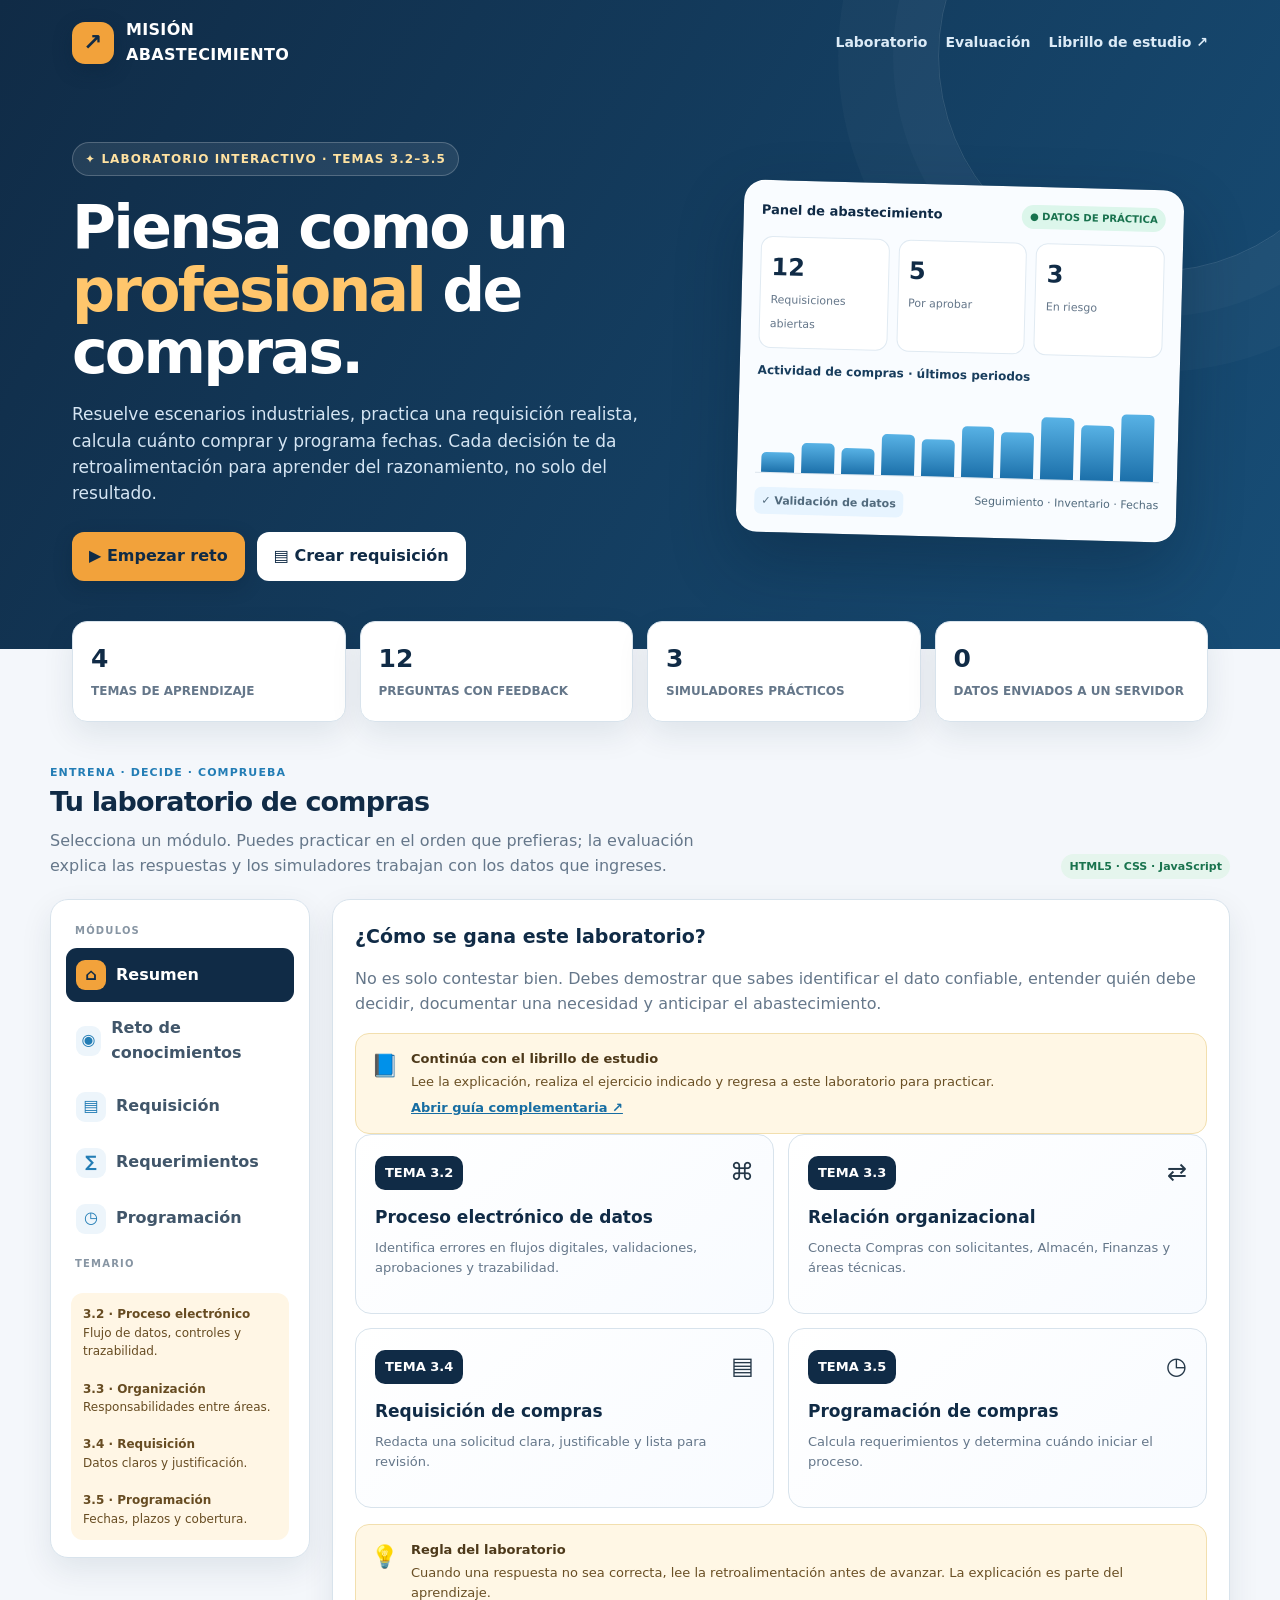
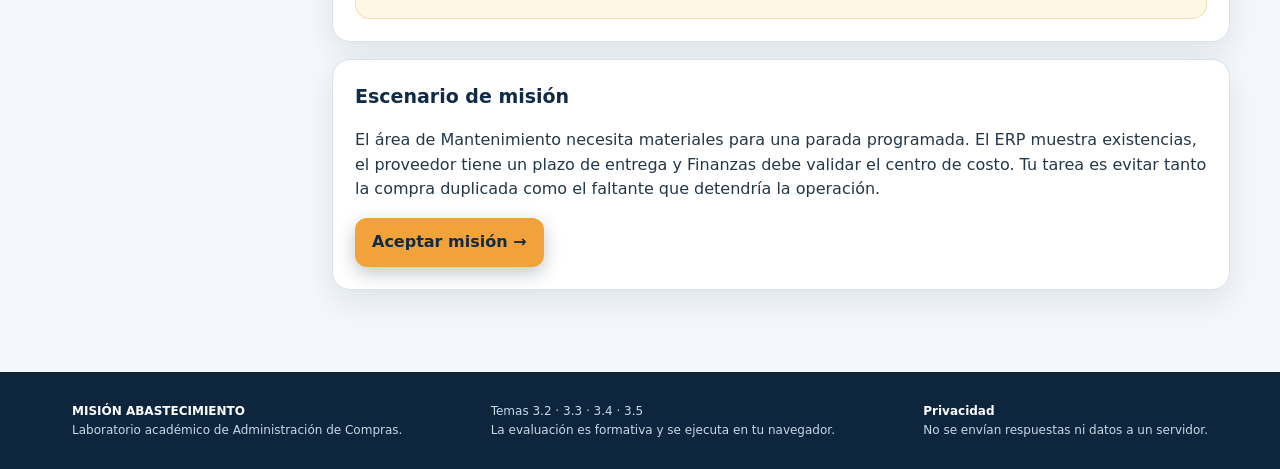
<file: laboratorio-3-2-3-5/index.html>
<!DOCTYPE html>
<html lang="es">
<head>
<meta charset="utf-8">
<meta name="viewport" content="width=device-width, initial-scale=1">
<meta name="theme-color" content="#102b46">
<meta name="description" content="Laboratorio interactivo para practicar sistemas digitales, relación organizacional, requisiciones y programación de compras.">
<title>Laboratorio de Compras | Misión Abastecimiento</title>
<style>
:root{--navy:#102b46;--navy2:#173f63;--blue:#237db5;--sky:#e7f4ff;--orange:#f2a23b;--ink:#243748;--muted:#65778a;--line:#d8e3ec;--bg:#f4f7fb;--white:#fff;--green:#197b59;--red:#b83e49;--purple:#7259c7;--shadow:0 12px 32px rgba(16,43,70,.09)}
*{box-sizing:border-box}html{scroll-behavior:smooth}body{margin:0;background:var(--bg);font-family:Inter,ui-sans-serif,system-ui,-apple-system,BlinkMacSystemFont,"Segoe UI",sans-serif;color:var(--ink);line-height:1.55}button,input,select,textarea{font:inherit}button{cursor:pointer}button:focus-visible,input:focus-visible,select:focus-visible,textarea:focus-visible,a:focus-visible{outline:3px solid #f2a23b;outline-offset:3px}a{color:inherit}.shell{max-width:1180px;margin:auto;padding:0 22px}.top{background:linear-gradient(120deg,#102b46,#174d76);color:white;position:relative;overflow:hidden}.top:after{content:"";position:absolute;right:-90px;top:-160px;width:430px;height:430px;border:1px solid rgba(255,255,255,.12);border-radius:50%;box-shadow:0 0 0 45px rgba(255,255,255,.025),0 0 0 100px rgba(255,255,255,.025)}.nav{display:flex;justify-content:space-between;align-items:center;gap:20px;padding:18px 0;position:relative;z-index:1}.brand{display:flex;align-items:center;gap:12px;font-weight:850;letter-spacing:.02em}.brand-mark{width:42px;height:42px;border-radius:13px;background:var(--orange);color:var(--navy);display:grid;place-items:center;font-size:23px;box-shadow:0 6px 18px #0a223d66}.navlinks{display:flex;gap:18px;flex-wrap:wrap}.navlinks a{text-decoration:none;color:#dcebf7;font-size:14px;font-weight:700}.navlinks a:hover{color:white}.hero{display:grid;grid-template-columns:1.1fr .9fr;gap:35px;align-items:center;padding:56px 0 68px;position:relative;z-index:1}.eyebrow{display:inline-flex;align-items:center;gap:8px;background:#ffffff15;border:1px solid #ffffff35;border-radius:999px;padding:7px 12px;color:#ffe2a1;font-size:12px;font-weight:800;text-transform:uppercase;letter-spacing:.09em}.hero h1{font-size:clamp(38px,5vw,60px);line-height:1.04;letter-spacing:-.045em;margin:20px 0 18px;max-width:690px}.hero h1 span{color:#ffc66c}.hero p{color:#d5e5f3;font-size:17px;max-width:630px;margin:0 0 25px}.hero-actions{display:flex;gap:12px;flex-wrap:wrap}.btn{border:0;border-radius:12px;padding:12px 17px;font-weight:800;display:inline-flex;gap:9px;align-items:center;justify-content:center;transition:transform .15s,box-shadow .15s}.btn:hover{transform:translateY(-1px)}.btn-primary{background:var(--orange);color:var(--navy);box-shadow:0 6px 18px #081c3040}.btn-light{background:white;color:var(--navy)}.btn-outline{background:white;border:1px solid var(--line);color:var(--navy)}.btn-dark{background:var(--navy);color:white}.btn:disabled{opacity:.45;cursor:not-allowed;transform:none}.hero-art{position:relative;min-height:315px;display:grid;place-items:center}.dashboard{width:100%;max-width:440px;background:#f9fcff;border-radius:21px;border:1px solid #ffffff85;box-shadow:0 28px 65px #061b304d;padding:17px;transform:rotate(1.5deg)}.dash-head{display:flex;justify-content:space-between;align-items:center;color:var(--navy);font-weight:850;font-size:13px;margin:0 0 14px}.live{background:#dcf6eb;color:#18724e;border-radius:999px;padding:4px 8px;font-size:10px}.dash-cards{display:grid;grid-template-columns:repeat(3,1fr);gap:9px}.dash-card{background:white;border:1px solid #e0eaf2;border-radius:12px;padding:12px 10px}.dash-card b{display:block;font-size:24px;color:var(--navy)}.dash-card small{color:var(--muted);font-size:11px}.bars{height:85px;display:flex;align-items:end;gap:7px;padding:14px 6px 0;margin-top:8px;border-bottom:1px solid #dce5ed}.bars i{display:block;flex:1;background:linear-gradient(#58b2e5,#1c70aa);border-radius:5px 5px 0 0}.dash-footer{display:flex;justify-content:space-between;gap:10px;margin-top:14px;font-size:11px;color:#516a7d}.mini-chip{background:#e7f4ff;border-radius:7px;padding:5px 7px;font-weight:750}.stats{display:grid;grid-template-columns:repeat(4,1fr);gap:14px;margin-top:-28px;position:relative;z-index:2}.stat{background:white;padding:18px;border:1px solid var(--line);border-radius:15px;box-shadow:var(--shadow)}.stat strong{display:block;font-size:25px;color:var(--navy)}.stat span{font-size:12px;color:var(--muted);font-weight:700}.main{padding:42px 0 65px}.section-head{display:flex;justify-content:space-between;align-items:end;gap:20px;margin:0 0 20px}.section-head h2{font-size:27px;letter-spacing:-.03em;margin:0;color:var(--navy)}.section-head p{margin:6px 0 0;color:var(--muted);max-width:680px}.section-tag{color:var(--blue);font-weight:850;text-transform:uppercase;letter-spacing:.1em;font-size:11px}.layout{display:grid;grid-template-columns:260px minmax(0,1fr);gap:22px;align-items:start}.side{background:white;border:1px solid var(--line);border-radius:18px;padding:15px;position:sticky;top:15px;box-shadow:var(--shadow)}.side-label{color:#8795a3;font-size:10px;font-weight:850;letter-spacing:.12em;padding:8px 9px}.side button{width:100%;border:0;background:transparent;color:#41566a;text-align:left;border-radius:11px;padding:12px 10px;font-weight:760;display:flex;align-items:center;gap:10px;margin:2px 0}.side button .ico{width:30px;height:30px;border-radius:9px;display:grid;place-items:center;background:#edf5fb;color:var(--blue);font-size:16px}.side button.active{background:var(--navy);color:white}.side button.active .ico{background:var(--orange);color:var(--navy)}.side-note{margin:14px 5px 2px;background:#fff6e5;border-radius:12px;padding:12px;color:#674c22;font-size:12px}.panel{display:none;animation:fade .25s ease}.panel.active{display:block}@keyframes fade{from{opacity:.4;transform:translateY(4px)}to{opacity:1;transform:none}}.card{background:white;border:1px solid var(--line);border-radius:18px;padding:22px;box-shadow:var(--shadow);margin-bottom:17px}.card h3{margin:0 0 8px;color:var(--navy);font-size:19px}.muted{color:var(--muted)}.topic-grid{display:grid;grid-template-columns:repeat(2,1fr);gap:14px}.topic{border:1px solid var(--line);border-radius:16px;padding:19px;background:linear-gradient(140deg,#fff,#f8fbff);min-height:180px}.topic-top{display:flex;justify-content:space-between;align-items:center;gap:12px}.topic-num{background:var(--navy);color:white;border-radius:10px;padding:7px 10px;font-weight:900;font-size:13px}.topic-icon{font-size:24px}.topic h3{margin:13px 0 7px;font-size:17px;color:var(--navy)}.topic p{font-size:13px;color:var(--muted);margin:0}.pill{display:inline-block;padding:4px 8px;border-radius:999px;background:#e5f5ed;color:#19734e;font-size:11px;font-weight:850}.notice{display:flex;gap:13px;background:#fff7e5;border:1px solid #f2dfae;border-radius:14px;padding:15px;margin-top:16px;color:#694f24;font-size:13px}.notice strong{display:block;color:#4d391a;margin-bottom:3px}.quiz-top{display:flex;justify-content:space-between;align-items:center;gap:12px;flex-wrap:wrap;margin-bottom:15px}.select{padding:10px 12px;border:1px solid var(--line);border-radius:10px;background:white;color:var(--ink);max-width:100%}.progress-wrap{height:8px;border-radius:999px;background:#e8eef4;overflow:hidden;flex:1;min-width:120px}.progress-bar{height:100%;width:0;background:linear-gradient(90deg,var(--blue),#52b1dc);transition:width .3s}.q-meta{display:flex;gap:8px;align-items:center;flex-wrap:wrap;margin-bottom:10px}.badge{border-radius:999px;background:#e8f4ff;color:#1d6695;padding:5px 9px;font-size:11px;font-weight:850}.badge.orange{background:#fff0d8;color:#9a5a0b}.question{font-size:21px;font-weight:850;color:var(--navy);line-height:1.35;margin:10px 0 20px}.options{display:grid;gap:10px}.option{border:1px solid var(--line);border-radius:13px;padding:14px 15px;text-align:left;background:white;color:var(--ink);display:flex;gap:12px;align-items:flex-start;transition:border .15s,background .15s}.option:hover:not(:disabled){border-color:#6ea9d0;background:#f6fbff}.option .letter{flex:0 0 28px;height:28px;border-radius:8px;background:#edf3f8;color:#405b70;display:grid;place-items:center;font-size:12px;font-weight:900}.option.correct{border-color:#46a27d;background:#effaf5}.option.correct .letter{background:var(--green);color:white}.option.wrong{border-color:#e28b93;background:#fff3f3}.option.wrong .letter{background:var(--red);color:white}.feedback{display:none;margin-top:15px;padding:16px;border-radius:13px;border:1px solid}.feedback.show{display:block}.feedback.good{background:#effaf5;border-color:#b5e4d0;color:#165e43}.feedback.bad{background:#fff3f3;border-color:#f0c3c7;color:#88333b}.feedback strong{display:block;margin-bottom:5px}.feedback p{margin:0;font-size:14px}.quiz-actions{display:flex;justify-content:space-between;gap:10px;margin-top:18px;flex-wrap:wrap}.results{display:none}.results.show{display:block}.score-ring{width:130px;height:130px;border-radius:50%;display:grid;place-items:center;background:conic-gradient(var(--blue) 0deg,#e7edf3 0deg);margin:15px auto;position:relative}.score-ring:before{content:"";position:absolute;inset:9px;border-radius:50%;background:white}.score-number{position:relative;text-align:center;color:var(--navy)}.score-number strong{display:block;font-size:28px}.score-number span{font-size:11px;color:var(--muted)}.result-grid{display:grid;grid-template-columns:repeat(2,1fr);gap:10px}.result-row{border:1px solid var(--line);padding:12px;border-radius:12px}.result-row-head{display:flex;justify-content:space-between;gap:8px;font-weight:800;font-size:13px}.tiny-progress{height:6px;background:#edf1f5;border-radius:999px;margin-top:8px;overflow:hidden}.tiny-progress span{height:100%;display:block;background:var(--teal)}.form-grid{display:grid;grid-template-columns:repeat(2,1fr);gap:13px}.field{display:flex;flex-direction:column;gap:6px}.field.full{grid-column:1/-1}.field label{font-size:12px;font-weight:850;color:#41566a}.field input,.field select,.field textarea{border:1px solid #cfdae5;border-radius:10px;padding:11px 12px;background:white;width:100%;min-width:0;color:var(--ink)}.field textarea{min-height:78px;resize:vertical}.field small{font-size:11px;color:var(--muted)}.required{color:var(--red)}.req-preview{border:1px solid var(--line);border-radius:15px;overflow:hidden;background:#fff}.req-preview header{background:var(--navy);color:white;padding:16px;display:flex;justify-content:space-between;gap:12px;align-items:center}.req-preview header strong{font-size:16px}.req-preview header span{font-size:11px;color:#c7dced}.preview-body{padding:15px}.preview-grid{display:grid;grid-template-columns:repeat(2,1fr);gap:10px}.preview-item{background:#f5f8fb;border-radius:9px;padding:10px}.preview-item small{display:block;color:var(--muted);font-size:10px;font-weight:850;text-transform:uppercase;letter-spacing:.05em}.preview-item b{font-size:13px;overflow-wrap:anywhere}.preview-line{padding:13px 0;border-bottom:1px solid var(--line)}.preview-line:last-child{border-bottom:0}.quality-list{display:grid;gap:8px;margin-top:14px}.quality-item{display:flex;gap:10px;align-items:flex-start;font-size:13px;padding:10px;border-radius:10px;background:#f4f7fa}.quality-item .mark{font-weight:900}.quality-item.ok{background:#edfaf3;color:#1c6b4a}.quality-item.miss{background:#fff3f3;color:#8e343d}.calc-grid{display:grid;grid-template-columns:1fr 1fr;gap:18px}.result-box{background:linear-gradient(135deg,#102b46,#18517a);color:white;border-radius:16px;padding:20px}.result-box .small{font-size:12px;color:#c4dbea}.big-num{font-size:42px;font-weight:900;letter-spacing:-.04em;line-height:1.2;margin:7px 0}.result-box p{font-size:13px;color:#dfedf7;margin:8px 0 0}.step-math{display:grid;gap:9px;margin-top:14px}.math-step{display:flex;justify-content:space-between;align-items:center;gap:12px;background:#f5f8fb;border-radius:10px;padding:10px 12px;font-size:13px}.math-step strong{color:var(--navy);white-space:nowrap}.timeline{display:grid;gap:10px}.timeline-row{display:grid;grid-template-columns:130px 1fr 85px;gap:10px;align-items:center;font-size:12px}.timeline-track{height:20px;border-radius:6px;background:#eef3f7;overflow:hidden}.timeline-fill{height:100%;border-radius:6px;background:linear-gradient(90deg,#3d9bd0,#1e628f)}.timeline-row b{color:var(--navy)}.mini-explainer{border-left:4px solid var(--orange);padding:10px 14px;background:#fff8ea;border-radius:0 10px 10px 0;color:#684b1c;font-size:13px}.footer{background:#0d263e;color:#c9d8e5;padding:30px 0}.footer-row{display:flex;justify-content:space-between;gap:20px;flex-wrap:wrap;font-size:12px}.footer strong{color:white}.toast{position:fixed;bottom:20px;left:50%;transform:translateX(-50%);background:#102b46;color:white;padding:12px 18px;border-radius:12px;box-shadow:var(--shadow);z-index:99;display:none;max-width:90vw;font-size:13px}.toast.show{display:block}@media(max-width:900px){.hero{grid-template-columns:1fr;padding:40px 0 58px}.hero-art{min-height:245px}.dashboard{max-width:500px}.layout{grid-template-columns:1fr}.side{position:static;display:grid;grid-template-columns:repeat(2,1fr);gap:4px}.side-label,.side-note{grid-column:1/-1}.stats{grid-template-columns:repeat(2,1fr)}.navlinks{display:none}.topic-grid{grid-template-columns:1fr 1fr}}@media(max-width:600px){.shell{padding:0 14px}.hero h1{font-size:39px}.hero p{font-size:15px}.stats{gap:8px}.stat{padding:13px}.stat strong{font-size:22px}.section-head{align-items:start;flex-direction:column}.layout{gap:14px}.side{grid-template-columns:1fr 1fr;padding:9px}.side button{padding:9px 6px;font-size:12px;gap:7px}.side button .ico{width:27px;height:27px}.card{padding:15px}.topic-grid,.form-grid,.calc-grid,.result-grid{grid-template-columns:1fr}.field.full{grid-column:auto}.question{font-size:18px}.timeline-row{grid-template-columns:100px 1fr 70px}.preview-grid{grid-template-columns:1fr 1fr}.hero-art{min-height:230px}.dashboard{padding:12px}.dash-card{padding:8px 6px}.dash-card b{font-size:20px}.dash-footer{font-size:9px}.dash-cards{gap:5px}}
</style>
</head>
<body>
<header class="top">
  <div class="shell">
    <nav class="nav">
      <div class="brand"><span class="brand-mark">↗</span><span>MISIÓN<br>ABASTECIMIENTO</span></div>
      <div class="navlinks"><a href="#laboratorio">Laboratorio</a><a href="#panel-quiz" onclick="showPanel(\u0027quiz\u0027)">Evaluación</a><a href="https://angelmaltos03-alt.github.io/compras-game/guia-3-2-3-5/">Librillo de estudio ↗</a></div>
    </nav>
    <div class="hero">
      <div>
        <span class="eyebrow">✦ Laboratorio interactivo · Temas 3.2–3.5</span>
        <h1>Piensa como un <span>profesional</span> de compras.</h1>
        <p>Resuelve escenarios industriales, practica una requisición realista, calcula cuánto comprar y programa fechas. Cada decisión te da retroalimentación para aprender del razonamiento, no solo del resultado.</p>
        <div class="hero-actions"><button class="btn btn-primary" onclick="showPanel('quiz')">▶ Empezar reto</button><button class="btn btn-light" onclick="showPanel('requisition')">▤ Crear requisición</button></div>
      </div>
      <div class="hero-art" aria-label="Panel ilustrativo de indicadores de compras">
        <div class="dashboard">
          <div class="dash-head"><span>Panel de abastecimiento</span><span class="live">● DATOS DE PRÁCTICA</span></div>
          <div class="dash-cards"><div class="dash-card"><b>12</b><small>Requisiciones abiertas</small></div><div class="dash-card"><b>5</b><small>Por aprobar</small></div><div class="dash-card"><b>3</b><small>En riesgo</small></div></div>
          <div style="margin-top:13px;font-weight:850;color:#183d5d;font-size:12px">Actividad de compras · últimos periodos</div>
          <div class="bars" aria-hidden="true"><i style="height:28%"></i><i style="height:43%"></i><i style="height:37%"></i><i style="height:59%"></i><i style="height:53%"></i><i style="height:72%"></i><i style="height:65%"></i><i style="height:88%"></i><i style="height:78%"></i><i style="height:96%"></i></div>
          <div class="dash-footer"><span class="mini-chip">✓ Validación de datos</span><span>Seguimiento · Inventario · Fechas</span></div>
        </div>
      </div>
    </div>
  </div>
</header>
<div class="shell">
  <div class="stats">
    <div class="stat"><strong>4</strong><span>TEMAS DE APRENDIZAJE</span></div>
    <div class="stat"><strong>12</strong><span>PREGUNTAS CON FEEDBACK</span></div>
    <div class="stat"><strong>3</strong><span>SIMULADORES PRÁCTICOS</span></div>
    <div class="stat"><strong>0</strong><span>DATOS ENVIADOS A UN SERVIDOR</span></div>
  </div>
</div>
<main class="main shell" id="laboratorio">
  <div class="section-head"><div><div class="section-tag">Entrena · decide · comprueba</div><h2>Tu laboratorio de compras</h2><p>Selecciona un módulo. Puedes practicar en el orden que prefieras; la evaluación explica las respuestas y los simuladores trabajan con los datos que ingreses.</p></div><span class="pill">HTML5 · CSS · JavaScript</span></div>
  <div class="layout">
    <aside class="side" aria-label="Navegación del laboratorio">
      <div class="side-label">MÓDULOS</div>
      <button class="active" data-panel="overview" onclick="showPanel('overview')"><span class="ico">⌂</span>Resumen</button>
      <button data-panel="quiz" onclick="showPanel('quiz')"><span class="ico">◉</span>Reto de conocimientos</button>
      <button data-panel="requisition" onclick="showPanel('requisition')"><span class="ico">▤</span>Requisición</button>
      <button data-panel="planning" onclick="showPanel('planning')"><span class="ico">∑</span>Requerimientos</button>
      <button data-panel="schedule" onclick="showPanel('schedule')"><span class="ico">◷</span>Programación</button>
      <div class="side-label">TEMARIO</div>
      <div class="side-note"><strong>3.2 · Proceso electrónico</strong><br>Flujo de datos, controles y trazabilidad.<br><br><strong>3.3 · Organización</strong><br>Responsabilidades entre áreas.<br><br><strong>3.4 · Requisición</strong><br>Datos claros y justificación.<br><br><strong>3.5 · Programación</strong><br>Fechas, plazos y cobertura.</div>
    </aside>
    <section class="content">
      <div class="panel active" id="panel-overview">
        <div class="card"><h3>¿Cómo se gana este laboratorio?</h3><p class="muted">No es solo contestar bien. Debes demostrar que sabes identificar el dato confiable, entender quién debe decidir, documentar una necesidad y anticipar el abastecimiento.</p>
          <div class="notice"><span style="font-size:22px">📘</span><div><strong>Continúa con el librillo de estudio</strong>Lee la explicación, realiza el ejercicio indicado y regresa a este laboratorio para practicar.<br><a href="https://angelmaltos03-alt.github.io/compras-game/guia-3-2-3-5/" style="display:inline-block;margin-top:6px;font-weight:850;color:#176da2">Abrir guía complementaria ↗</a></div></div><div class="topic-grid">
            <article class="topic"><div class="topic-top"><span class="topic-num">TEMA 3.2</span><span class="topic-icon">⌘</span></div><h3>Proceso electrónico de datos</h3><p>Identifica errores en flujos digitales, validaciones, aprobaciones y trazabilidad.</p></article>
            <article class="topic"><div class="topic-top"><span class="topic-num">TEMA 3.3</span><span class="topic-icon">⇄</span></div><h3>Relación organizacional</h3><p>Conecta Compras con solicitantes, Almacén, Finanzas y áreas técnicas.</p></article>
            <article class="topic"><div class="topic-top"><span class="topic-num">TEMA 3.4</span><span class="topic-icon">▤</span></div><h3>Requisición de compras</h3><p>Redacta una solicitud clara, justificable y lista para revisión.</p></article>
            <article class="topic"><div class="topic-top"><span class="topic-num">TEMA 3.5</span><span class="topic-icon">◷</span></div><h3>Programación de compras</h3><p>Calcula requerimientos y determina cuándo iniciar el proceso.</p></article>
          </div>
          <div class="notice"><span style="font-size:22px">💡</span><div><strong>Regla del laboratorio</strong>Cuando una respuesta no sea correcta, lee la retroalimentación antes de avanzar. La explicación es parte del aprendizaje.</div></div>
        </div>
        <div class="card"><h3>Escenario de misión</h3><p>El área de Mantenimiento necesita materiales para una parada programada. El ERP muestra existencias, el proveedor tiene un plazo de entrega y Finanzas debe validar el centro de costo. Tu tarea es evitar tanto la compra duplicada como el faltante que detendría la operación.</p><button class="btn btn-primary" onclick="showPanel('quiz')">Aceptar misión →</button></div>
      </div>

      <div class="panel" id="panel-quiz">
        <div class="card" id="quiz-stage">
          <div class="quiz-top"><select class="select" id="topic-filter" aria-label="Filtrar por tema" onchange="startQuiz()"><option value="all">Todos los temas · 12 preguntas</option><option value="3.2">3.2 · Sistemas digitales</option><option value="3.3">3.3 · Organización</option><option value="3.4">3.4 · Requisición</option><option value="3.5">3.5 · Programación</option></select><div class="progress-wrap"><div class="progress-bar" id="quiz-progress"></div></div><b id="quiz-count">1 / 12</b></div>
          <div class="q-meta"><span class="badge" id="q-topic">Tema 3.2</span><span class="badge orange" id="q-kind">Caso de decisión</span></div>
          <div class="question" id="q-text"></div><div class="options" id="q-options"></div>
          <div class="feedback" id="q-feedback" role="status" aria-live="polite"></div>
          <div class="quiz-actions"><button class="btn btn-outline" onclick="restartQuiz()">↺ Reiniciar</button><button class="btn btn-primary" id="next-question" onclick="nextQuestion()" disabled>Siguiente →</button></div>
        </div>
        <div class="card results" id="quiz-results">
          <div style="text-align:center"><span class="badge">REPORTE DE APRENDIZAJE</span><div class="score-ring" id="score-ring"><div class="score-number"><strong id="score-number">0%</strong><span>aciertos</span></div></div><h3 id="score-title">Resultado</h3><p class="muted" id="score-message"></p></div>
          <h3>Desempeño por tema</h3><div class="result-grid" id="topic-results"></div>
          <div class="notice"><span>↗</span><div><strong>Cómo interpretar el resultado</strong>Usa los temas con menor porcentaje para decidir qué repasar. Es un ejercicio formativo, no una calificación oficial.</div></div>
          <div class="quiz-actions"><button class="btn btn-outline" onclick="restartQuiz()">Intentar de nuevo</button><button class="btn btn-primary" onclick="showPanel('requisition')">Practicar requisición →</button></div>
        </div>
      </div>

      <div class="panel" id="panel-requisition">
        <div class="card"><div class="section-tag">Simulador 1 · Tema 3.4</div><h3>Construye una requisición de compra</h3><p class="muted">Completa el formato como si fueras el solicitante. La revisión automática comprobará nueve criterios básicos y te explicará qué conviene mejorar. Los ejemplos se guardan solo en esta página hasta que descargues el resumen.</p>
          <form id="req-form" onsubmit="return false">
            <div class="form-grid">
              <div class="field"><label for="req-person">Solicitante <span class="required">*</span></label><input id="req-person" placeholder="Ej. Ana López" required></div>
              <div class="field"><label for="req-area">Departamento <span class="required">*</span></label><select id="req-area" required><option value="">Selecciona…</option><option>Mantenimiento</option><option>Producción</option><option>Calidad</option><option>Almacén</option><option>Ingeniería</option><option>Administración</option></select></div>
              <div class="field"><label for="req-cost">Centro de costo / proyecto <span class="required">*</span></label><input id="req-cost" placeholder="Ej. MNT-02 / Línea 4" required></div>
              <div class="field"><label for="req-date">Fecha requerida <span class="required">*</span></label><input id="req-date" type="date" required></div>
              <div class="field"><label for="req-item">Descripción del bien o servicio <span class="required">*</span></label><input id="req-item" placeholder="Ej. Rodamiento 6205-2RS" required></div>
              <div class="field"><label for="req-qty">Cantidad <span class="required">*</span></label><input id="req-qty" type="number" min="1" step="any" placeholder="12" required></div>
              <div class="field"><label for="req-unit">Unidad de medida <span class="required">*</span></label><select id="req-unit" required><option value="">Selecciona…</option><option>pieza</option><option>caja</option><option>kg</option><option>litro</option><option>metro</option><option>hora</option><option>servicio</option></select></div>
              <div class="field"><label for="req-place">Lugar de entrega <span class="required">*</span></label><input id="req-place" placeholder="Ej. Almacén central, puerta 2" required></div>
              <div class="field full"><label for="req-spec">Especificación técnica <span class="required">*</span></label><textarea id="req-spec" placeholder="Modelo, medidas, material, norma, compatibilidad o alcance del servicio…" required></textarea><small>Evita textos vagos como “repuesto” o “material”.</small></div>
              <div class="field full"><label for="req-why">Justificación de la compra <span class="required">*</span></label><textarea id="req-why" placeholder="¿Para qué se necesita? ¿Qué pasa si no llega en la fecha?" required></textarea></div>
              <div class="field"><label for="req-priority">Prioridad</label><select id="req-priority"><option>Normal</option><option>Alta</option><option>Crítica</option></select></div>
              <div class="field"><label for="req-est">Costo estimado (opcional)</label><input id="req-est" type="number" min="0" step="0.01" placeholder="MXN"></div>
            </div>
            <div style="display:flex;gap:10px;flex-wrap:wrap;margin-top:17px"><button class="btn btn-primary" onclick="reviewReq()">✓ Revisar mi requisición</button><button class="btn btn-outline" onclick="clearReq()">Limpiar</button></div>
          </form>
        </div>
        <div class="card"><h3>Revisión de calidad de la requisición</h3><p class="muted">La herramienta comprueba que la solicitud sea utilizable para revisión interna; la aprobación real depende de la política de la organización.</p><div id="req-quality" class="quality-list"><div class="quality-item"><span class="mark">○</span><span>Completa los campos y selecciona “Revisar mi requisición”.</span></div></div><div class="quiz-actions"><button class="btn btn-outline" onclick="downloadReq()" id="download-req" disabled>↓ Descargar resumen .txt</button></div></div>
        <div class="card"><h3>Vista previa del documento</h3><div class="req-preview"><header><div><strong>REQUISICIÓN DE COMPRA</strong><br><span>Solicitud interna · Ejercicio didáctico</span></div><span id="preview-folio">REQ-LOCAL-001</span></header><div class="preview-body"><div class="preview-grid"><div class="preview-item"><small>Solicitante</small><b id="pv-person">—</b></div><div class="preview-item"><small>Departamento</small><b id="pv-area">—</b></div><div class="preview-item"><small>Centro de costo</small><b id="pv-cost">—</b></div><div class="preview-item"><small>Fecha requerida</small><b id="pv-date">—</b></div></div><div class="preview-line"><small class="muted">Bien o servicio</small><br><b id="pv-item">—</b><div id="pv-spec" class="muted" style="font-size:13px;margin-top:5px">La especificación técnica aparecerá aquí.</div><div style="margin-top:8px;font-size:13px">Cantidad: <b id="pv-qty">—</b> <span id="pv-unit"> </span> · Prioridad: <b id="pv-priority">Normal</b></div></div><div class="preview-line"><small class="muted">Justificación</small><p id="pv-why" style="margin:5px 0 0">—</p></div><div class="preview-grid"><div class="preview-item"><small>Entrega</small><b id="pv-place">—</b></div><div class="preview-item"><small>Estimación de costo</small><b id="pv-est">No indicada</b></div></div></div></div></div>
      </div>

      <div class="panel" id="panel-planning">
        <div class="card"><div class="section-tag">Simulador 2 · Tema 3.5</div><h3>Calcula el requerimiento neto</h3><p class="muted">Ingresa demanda prevista, stock de seguridad, inventario utilizable y recepciones confirmadas que llegarán antes de la fecha de uso.</p>
          <div class="calc-grid"><div>
            <div class="form-grid">
              <div class="field"><label for="demand">Demanda prevista</label><input id="demand" type="number" min="0" value="1200"></div>
              <div class="field"><label for="safety">Stock de seguridad</label><input id="safety" type="number" min="0" value="100"></div>
              <div class="field"><label for="stock">Inventario utilizable</label><input id="stock" type="number" min="0" value="180"></div>
              <div class="field"><label for="receipts">Recepciones oportunas</label><input id="receipts" type="number" min="0" value="250"></div>
              <div class="field full"><label for="multiple">Múltiplo / empaque de compra</label><input id="multiple" type="number" min="1" value="200"><small>Si no existe múltiplo, utiliza 1.</small></div>
            </div>
            <button class="btn btn-primary" style="margin-top:16px" onclick="calculateNeed()">Calcular requerimiento →</button>
          </div><div><div class="result-box"><div class="small">REQUERIMIENTO NETO</div><div class="big-num" id="net-result">870</div><div>unidades por cubrir antes de restricciones comerciales</div><p>Fórmula: máx. (0, demanda + seguridad − inventario utilizable − recepciones oportunas).</p></div><div class="step-math" id="math-steps"></div><div class="mini-explainer" id="rounding-explainer" style="margin-top:12px">Con múltiplos de 200, la cantidad de compra se redondea hacia arriba si hace falta.</div></div></div>
        </div>
        <div class="card"><h3>¿Qué cambia si las recepciones llegan tarde?</h3><p class="muted">Un pedido que llegará después de la fecha de consumo no debe descontarse de la necesidad que debe cubrirse antes de esa fecha. Modifica “Recepciones oportunas” y vuelve a calcular para ver el efecto.</p></div>
      </div>

      <div class="panel" id="panel-schedule">
        <div class="card"><div class="section-tag">Simulador 3 · Tema 3.5</div><h3>Programa la compra hacia atrás</h3><p class="muted">La fecha de inicio se calcula restando días hábiles (lunes a viernes) a la fecha requerida. Este ejercicio no descuenta festivos locales, cierres de planta ni actividades que puedan ejecutarse en paralelo.</p>
          <div class="form-grid">
            <div class="field"><label for="needed-date">Fecha en que debe estar disponible</label><input id="needed-date" type="date"></div>
            <div class="field"><label for="approval-days">Aprobación interna (días hábiles)</label><input id="approval-days" type="number" min="0" value="2"></div>
            <div class="field"><label for="buyer-days">Gestión / cotización (días hábiles)</label><input id="buyer-days" type="number" min="0" value="2"></div>
            <div class="field"><label for="supplier-days">Preparación del proveedor (días hábiles)</label><input id="supplier-days" type="number" min="0" value="8"></div>
            <div class="field"><label for="ship-days">Transporte (días hábiles)</label><input id="ship-days" type="number" min="0" value="3"></div>
            <div class="field"><label for="receive-days">Recepción e inspección (días hábiles)</label><input id="receive-days" type="number" min="0" value="2"></div>
          </div>
          <button class="btn btn-primary" style="margin-top:17px" onclick="calculateSchedule()">Calcular calendario ←</button>
        </div>
        <div class="card"><h3>Resultado de programación</h3><div class="result-box"><div class="small">FECHA LÍMITE ESTIMADA PARA INICIAR</div><div id="start-date" class="big-num" style="font-size:32px">Selecciona una fecha</div><p id="schedule-total">Tiempo total estimado: — días hábiles.</p><p id="schedule-caveat">Ajusta el calendario por festivos, aprobaciones demoradas y margen de riesgo.</p></div><div id="schedule-timeline" class="timeline" style="margin-top:18px"></div></div>
      </div>
    </section>
  </div>
</main>
<footer class="footer"><div class="shell footer-row"><div><strong>MISIÓN ABASTECIMIENTO</strong><br>Laboratorio académico de Administración de Compras.</div><div>Temas 3.2 · 3.3 · 3.4 · 3.5<br>La evaluación es formativa y se ejecuta en tu navegador.</div><div><strong>Privacidad</strong><br>No se envían respuestas ni datos a un servidor.</div></div></footer>
<div id="toast" class="toast" role="status" aria-live="polite"></div>
<script>
const questions=[
{topic:"3.2",kind:"Diagnóstico de sistema",q:"Mantenimiento registra una fecha en una hoja de cálculo, pero Compras ve otra en el ERP. ¿Cuál es la mejor respuesta inicial?",opts:["Elegir la fecha más reciente sin investigar.","Definir el registro autorizado, revisar el historial de cambios y corregir la discrepancia con responsable y evidencia.","Borrar la fecha que no conviene.","Pedir al proveedor que decida qué sistema prevalece."],correct:1,why:"Los sistemas digitales necesitan una fuente de información autorizada, un historial de cambios y un responsable. Elegir una fecha sin comprobar el origen debilita la trazabilidad."},
{topic:"3.2",kind:"Control de datos",q:"¿Qué control ayuda más a evitar que una requisición pase a aprobación sin cantidad ni fecha requerida?",opts:["Un tablero con más colores.","Un campo de comentarios opcional.","Validación de campos obligatorios antes de enviar.","Permitir que Compras complete cualquier dato sin consultar."],correct:2,why:"La validación previene que datos críticos falten desde el inicio. Si Compras debe inferir la cantidad o la fecha, puede cotizar mal o programar tarde."},
{topic:"3.2",kind:"Trazabilidad",q:"¿Qué información es más importante en una bitácora de cambios?",opts:["Usuario, fecha, valor anterior/nuevo y motivo del cambio.","Solo el nombre del archivo.","Solo el importe total del mes.","Únicamente el último estado visible."],correct:0,why:"Una bitácora debe permitir reconstruir qué cambió, quién lo hizo, cuándo y por qué. Eso facilita auditar y resolver discrepancias."},
{topic:"3.3",kind:"Coordinación",q:"Compras recibe una solicitud que dice únicamente “comprar un rodamiento”. ¿Quién debe ayudar a completar modelo y compatibilidad?",opts:["Solo Finanzas, porque autoriza el dinero.","El proveedor, sin validar con la empresa.","El área solicitante y la función técnica/Ingeniería o Mantenimiento.","Únicamente el transportista."],correct:2,why:"La necesidad funcional y la especificación técnica corresponden al solicitante y al área experta. Compras coordina el proceso, pero no debe adivinar la compatibilidad."},
{topic:"3.3",kind:"Inventario",q:"¿Por qué debe participar Almacén antes de comprar más material?",opts:["Para elegir el color del pedido.","Para comprobar existencias utilizables, reservadas y pedidos en tránsito.","Para autorizar automáticamente cualquier gasto.","Para sustituir la requisición."],correct:1,why:"Sin confirmar el inventario utilizable y las reservas se puede duplicar la compra o calcular un requerimiento incorrecto. Debe distinguirse stock físico de stock realmente disponible."},
{topic:"3.3",kind:"Responsabilidades",q:"¿Cuál es la relación correcta entre el área solicitante y Compras?",opts:["Compras decide sola las especificaciones de uso.","El solicitante define necesidad y especificación; Compras gestiona proveedores, condiciones y pedido.","Finanzas recibe físicamente todos los materiales.","El proveedor decide el centro de costo."],correct:1,why:"La compra es transversal: el solicitante define qué necesita y por qué; Compras transforma esa necesidad en una adquisición controlada con proveedores y condiciones."},
{topic:"3.4",kind:"Calidad de requisición",q:"¿Cuál descripción permite cotizar con mayor precisión?",opts:["Refacción urgente.","Rodamiento, cualquiera sirve.","Rodamiento 6205-2RS, compatible con motor M-04 según ficha técnica adjunta.","Pieza para mantenimiento."],correct:2,why:"Una buena descripción permite identificar el artículo sin adivinar y añade modelo o compatibilidad comprobable. Especificaciones ambiguas elevan el riesgo de error, retraso y devolución."},
{topic:"3.4",kind:"Justificación",q:"¿Cuál es una buena justificación de compra?",opts:["“Porque sí”.","“Lo pidió mi jefe”, sin más datos.","“Comprar cuanto antes”, sin indicar uso.","“Cambio preventivo en equipo M-04 el 5 de noviembre; no hay inventario utilizable suficiente y la falta detendría la línea”."],correct:3,why:"La justificación explica uso, fecha, inventario y consecuencia de no comprar. Eso ayuda a priorizar y revisar la solicitud con contexto."},
{topic:"3.4",kind:"Documento correcto",q:"¿Qué documento expresa una necesidad interna pero no es, por sí solo, la orden enviada al proveedor?",opts:["La requisición de compra.","La factura del proveedor.","La remisión de almacén.","El comprobante de pago."],correct:0,why:"La requisición inicia el proceso interno; se valida y aprueba antes de que Compras emita la orden formal conforme a las reglas de la organización."},
{topic:"3.5",kind:"Cálculo de necesidad",q:"Demanda 1,200; seguridad 100; inventario utilizable 180; recepciones oportunas 250. ¿Cuál es el requerimiento neto?",opts:["1,550 unidades.","870 unidades.","970 unidades.","1,120 unidades."],correct:1,why:"Requerimiento = máx. (0, 1,200 + 100 − 180 − 250) = 870. Se añade la seguridad y luego se descuentan inventario y recepciones que llegarán a tiempo."},
{topic:"3.5",kind:"Múltiplo de compra",q:"Si el requerimiento neto es 870 unidades y el proveedor vende en múltiplos de 200, ¿qué cantidad mínima cubre el requerimiento?",opts:["800 unidades.","870 unidades exactas, aunque no respete el múltiplo.","1,000 unidades.","1,200 unidades."],correct:2,why:"800 no cubre 870. El siguiente múltiplo es 1,000. Antes de ordenar esa cantidad, hay que valorar presupuesto, almacenamiento y riesgo de exceso."},
{topic:"3.5",kind:"Programación",q:"El proceso requiere 17 días hábiles y el material debe estar disponible el día 20. ¿Cómo se determina la fecha límite estimada de inicio?",opts:["Restar 17 días naturales sin mirar calendario.","Iniciar el mismo día de la entrega.","Esperar hasta que el proveedor confirme que puede surtir.","Contar 17 días hábiles hacia atrás y ajustar por festivos, cierres y márgenes de riesgo."],correct:3,why:"La programación se calcula hacia atrás desde la fecha requerida. Hay que usar una base de días consistente y considerar festivos, aprobaciones, recepción e incertidumbre."}
];
let qList=[],qIndex=0,selected=false,score=0,answers=[],reqChecked=false;
function showPanel(name){document.querySelectorAll(".panel").forEach(function(p){p.classList.toggle("active",p.id==="panel-"+name)});document.querySelectorAll(".side button[data-panel]").forEach(function(b){b.classList.toggle("active",b.dataset.panel===name)});if(name==="planning")calculateNeed();if(name==="schedule")calculateSchedule();if(name==="quiz"&&!qList.length)startQuiz();document.getElementById("laboratorio").scrollIntoView({behavior:"smooth",block:"start"})}
function toast(msg){const t=document.getElementById("toast");t.textContent=msg;t.classList.add("show");setTimeout(function(){t.classList.remove("show")},2600)}
function startQuiz(){const filter=document.getElementById("topic-filter").value;qList=questions.filter(function(q){return filter==="all"||q.topic===filter});qIndex=0;score=0;answers=[];document.getElementById("quiz-stage").style.display="block";document.getElementById("quiz-results").classList.remove("show");renderQuestion()}
function restartQuiz(){startQuiz()}
function renderQuestion(){selected=false;const q=qList[qIndex];document.getElementById("quiz-progress").style.width=(qIndex/qList.length*100)+"%";document.getElementById("quiz-count").textContent=(qIndex+1)+" / "+qList.length;document.getElementById("q-topic").textContent="Tema "+q.topic;document.getElementById("q-kind").textContent=q.kind;document.getElementById("q-text").textContent=q.q;document.getElementById("q-feedback").className="feedback";document.getElementById("q-feedback").innerHTML="";document.getElementById("next-question").disabled=true;document.getElementById("next-question").textContent=qIndex===qList.length-1?"Ver resultados →":"Siguiente →";const letters=["A","B","C","D"];const cont=document.getElementById("q-options");cont.innerHTML="";q.opts.forEach(function(opt,i){const b=document.createElement("button");b.className="option";b.innerHTML='<span class="letter">'+letters[i]+'</span><span>'+opt+'</span>';b.addEventListener("click",function(){chooseAnswer(i)});cont.appendChild(b)})}
function chooseAnswer(i){if(selected)return;selected=true;const q=qList[qIndex];const ok=i===q.correct;if(ok)score++;answers.push({topic:q.topic,ok:ok,chosen:i,correct:q.correct});document.querySelectorAll(".option").forEach(function(b,j){b.disabled=true;if(j===q.correct)b.classList.add("correct");else if(j===i)b.classList.add("wrong")});const fb=document.getElementById("q-feedback");fb.className="feedback show "+(ok?"good":"bad");fb.innerHTML="<strong>"+(ok?"✓ Correcto. Buen criterio.":"✕ Aún no. Revisa el criterio.")+"</strong><p>"+q.why+"</p>";document.getElementById("next-question").disabled=false;document.getElementById("quiz-progress").style.width=((qIndex+1)/qList.length*100)+"%"}
function nextQuestion(){if(!selected)return;if(qIndex<qList.length-1){qIndex++;renderQuestion()}else{showResults()}}
function showResults(){document.getElementById("quiz-stage").style.display="none";const r=document.getElementById("quiz-results");r.classList.add("show");const pct=Math.round(score/qList.length*100);document.getElementById("score-number").textContent=pct+"%";document.getElementById("score-ring").style.background="conic-gradient(var(--blue) "+(pct*3.6)+"deg,#e7edf3 0deg)";document.getElementById("score-title").textContent=pct>=85?"Dominio sólido":pct>=65?"Vas avanzando":"Toca reforzar algunos conceptos";document.getElementById("score-message").textContent="Respuestas correctas: "+score+" de "+qList.length+". Revisa el desempeño por tema y vuelve a practicar los que necesites.";const topics=["3.2","3.3","3.4","3.5"];const names={"3.2":"Sistemas digitales","3.3":"Relación organizacional","3.4":"Requisición","3.5":"Programación"};const out=document.getElementById("topic-results");out.innerHTML="";topics.forEach(function(t){const subset=answers.filter(function(a){return a.topic===t});if(!subset.length)return;const correct=subset.filter(function(a){return a.ok}).length;const pc=Math.round(correct/subset.length*100);const el=document.createElement("div");el.className="result-row";el.innerHTML='<div class="result-row-head"><span>'+names[t]+'</span><span>'+correct+'/'+subset.length+' · '+pc+'%</span></div><div class="tiny-progress"><span style="width:'+pc+'%"></span></div>';out.appendChild(el)})}
function val(id){return (document.getElementById(id).value||"").trim()}
function updatePreview(){const map={"req-person":"pv-person","req-area":"pv-area","req-cost":"pv-cost","req-date":"pv-date","req-item":"pv-item","req-spec":"pv-spec","req-qty":"pv-qty","req-unit":"pv-unit","req-place":"pv-place","req-why":"pv-why","req-priority":"pv-priority"};Object.keys(map).forEach(function(id){const el=document.getElementById(map[id]);if(el)el.textContent=val(id)||"—"});document.getElementById("pv-est").textContent=val("req-est")?new Intl.NumberFormat("es-MX",{style:"currency",currency:"MXN"}).format(Number(val("req-est"))):"No indicada"}
["req-person","req-area","req-cost","req-date","req-item","req-spec","req-qty","req-unit","req-place","req-why","req-priority","req-est"].forEach(function(id){document.getElementById(id).addEventListener("input",updatePreview);document.getElementById(id).addEventListener("change",updatePreview)})
function reviewReq(){updatePreview();const checks=[
["Solicitante y departamento",!!val("req-person")&&!!val("req-area"),"Identifica a la persona y el área que responden por la necesidad."],
["Centro de costo",!!val("req-cost"),"Permite dirigir el gasto al área o proyecto correcto."],
["Fecha requerida",!!val("req-date"),"Define cuándo debe estar disponible el bien o servicio."],
["Descripción específica",val("req-item").length>=5,"Evita nombres ambiguos como “material” o “refacción”."],
["Cantidad y unidad",Number(val("req-qty"))>0&&!!val("req-unit"),"Una cantidad sin unidad de medida puede generar un pedido incorrecto."],
["Especificación técnica",val("req-spec").length>=12,"Agrega modelo, medidas, material, compatibilidad o alcance verificable."],
["Lugar de entrega",val("req-place").length>=4,"Identifica el almacén o área receptora."],
["Justificación",val("req-why").length>=15,"Explica uso, prioridad y consecuencia de no comprar."],
["Costo estimado",val("req-est")===""||Number(val("req-est"))>=0,"El costo es opcional en este ejercicio, pero si se captura debe ser válido."]
];const good=checks.filter(function(c){return c[1]}).length;const list=document.getElementById("req-quality");list.innerHTML="";checks.forEach(function(c){const div=document.createElement("div");div.className="quality-item "+(c[1]?"ok":"miss");div.innerHTML='<span class="mark">'+(c[1]?"✓":"!")+'</span><span><strong>'+c[0]+(c[1]?" · Cumple":" · Requiere atención")+'</strong><br>'+c[2]+"</span>";list.appendChild(div)});const sum=document.createElement("div");sum.className="notice";sum.innerHTML="<span>▤</span><div><strong>Resultado: "+good+" de "+checks.length+" criterios</strong>"+(good===checks.length?"La requisición cumple los criterios básicos del simulador. Aún necesita las aprobaciones reales de la organización.":"Completa los campos marcados para mejorar la requisición. La solicitud no debe considerarse aprobada solo por completar este ejercicio.")+"</div>";list.appendChild(sum);reqChecked=true;document.getElementById("download-req").disabled=false;toast("Revisión completada: "+good+"/"+checks.length+" criterios.")}
function clearReq(){document.getElementById("req-form").reset();reqChecked=false;document.getElementById("download-req").disabled=true;document.getElementById("req-quality").innerHTML='<div class="quality-item"><span class="mark">○</span><span>Completa los campos y selecciona “Revisar mi requisición”.</span></div>';updatePreview()}
function downloadReq(){if(!reqChecked){toast("Primero revisa la requisición.");return}const labels=[["Folio","REQ-LOCAL-001"],["Solicitante",val("req-person")],["Departamento",val("req-area")],["Centro de costo",val("req-cost")],["Fecha requerida",val("req-date")],["Descripción",val("req-item")],["Especificación",val("req-spec")],["Cantidad",val("req-qty")+" "+val("req-unit")],["Lugar de entrega",val("req-place")],["Prioridad",val("req-priority")],["Justificación",val("req-why")],["Costo estimado",val("req-est")?val("req-est")+" MXN":"No indicado"],["Nota","Documento didáctico. Requiere revisión y autorización de la organización."]];const txt="REQUISICIÓN DE COMPRA\n=====================\n"+labels.map(function(p){return p[0]+": "+p[1]}).join("\n")+"\n";const blob=new Blob([txt],{type:"text/plain;charset=utf-8"});const url=URL.createObjectURL(blob);const a=document.createElement("a");a.href=url;a.download="requisicion_compra.txt";a.click();URL.revokeObjectURL(url);toast("Resumen descargado en tu dispositivo.")}
function num(id){const v=Number(document.getElementById(id).value);return Number.isFinite(v)&&v>=0?v:0}
function calculateNeed(){const d=num("demand"),s=num("safety"),st=num("stock"),r=num("receipts"),m=Math.max(1,Math.floor(num("multiple"))||1);const target=d+s;const after=target-st;const net=Math.max(0,after-r);const ordered=net===0?0:Math.ceil(net/m)*m;document.getElementById("net-result").textContent=new Intl.NumberFormat("es-MX").format(net);const steps=[["Demanda + seguridad",d+" + "+s+" = "+target],["Menos inventario utilizable",target+" − "+st+" = "+after],["Menos recepciones oportunas",Math.max(0,after)+" − "+r+" = "+net],["Cantidad a pedir por múltiplo",net===0?"No se requiere compra":Math.ceil(net/m)+" múltiplos × "+m+" = "+ordered]];document.getElementById("math-steps").innerHTML=steps.map(function(s){return '<div class="math-step"><span>'+s[0]+'</span><strong>'+s[1]+'</strong></div>'}).join("");document.getElementById("rounding-explainer").textContent=net===0?"La necesidad está cubierta con inventario utilizable y recepciones oportunas. Verifica que las fechas y reservas sean correctas.":"Requerimiento neto: "+net+" unidades. Con un múltiplo de "+m+", la cantidad mínima que cubre la necesidad sería "+ordered+". Confirma presupuesto, almacenamiento y política antes de ordenar."}
function addBusinessDays(date,days){const d=new Date(date.getFullYear(),date.getMonth(),date.getDate());let remaining=days;while(remaining>0){d.setDate(d.getDate()-1);const day=d.getDay();if(day!==0&&day!==6)remaining--}return d}
function fmtDate(date){return new Intl.DateTimeFormat("es-MX",{day:"2-digit",month:"long",year:"numeric"}).format(date)}
function calculateSchedule(){const raw=val("needed-date");if(!raw){document.getElementById("start-date").textContent="Selecciona una fecha";return}const needed=new Date(raw+"T12:00:00");const vals=[["Aprobación interna",num("approval-days")],["Gestión / cotización",num("buyer-days")],["Preparación proveedor",num("supplier-days")],["Transporte",num("ship-days")],["Recepción e inspección",num("receive-days")]];const total=vals.reduce(function(a,v){return a+v[1]},0);const start=addBusinessDays(needed,total);document.getElementById("start-date").textContent=fmtDate(start);document.getElementById("schedule-total").textContent="Tiempo total estimado: "+total+" días hábiles, sin contar festivos.";document.getElementById("schedule-caveat").textContent="La fecha final de disponibilidad es "+fmtDate(needed)+". Valida plazos reales y agrega margen si hay incertidumbre.";document.getElementById("schedule-timeline").innerHTML=vals.map(function(v){const percent=total?Math.max(4,v[1]/total*100):0;return '<div class="timeline-row"><b>'+v[0]+'</b><div class="timeline-track"><div class="timeline-fill" style="width:'+percent+'%"></div></div><span>'+v[1]+' día(s)</span></div>'}).join("")}
function init(){const params=new URLSearchParams(window.location.search);const topic=params.get("topic");const module=params.get("module");if(topic&&["3.2","3.3","3.4","3.5"].includes(topic))document.getElementById("topic-filter").value=topic;startQuiz();calculateNeed();const d=new Date();d.setDate(d.getDate()+21);document.getElementById("needed-date").value=d.getFullYear()+"-"+String(d.getMonth()+1).padStart(2,"0")+"-"+String(d.getDate()).padStart(2,"0");calculateSchedule();updatePreview();if(["quiz","requisition","planning","schedule"].includes(module))showPanel(module)}
init();
</script>
</body>
</html>
</file>
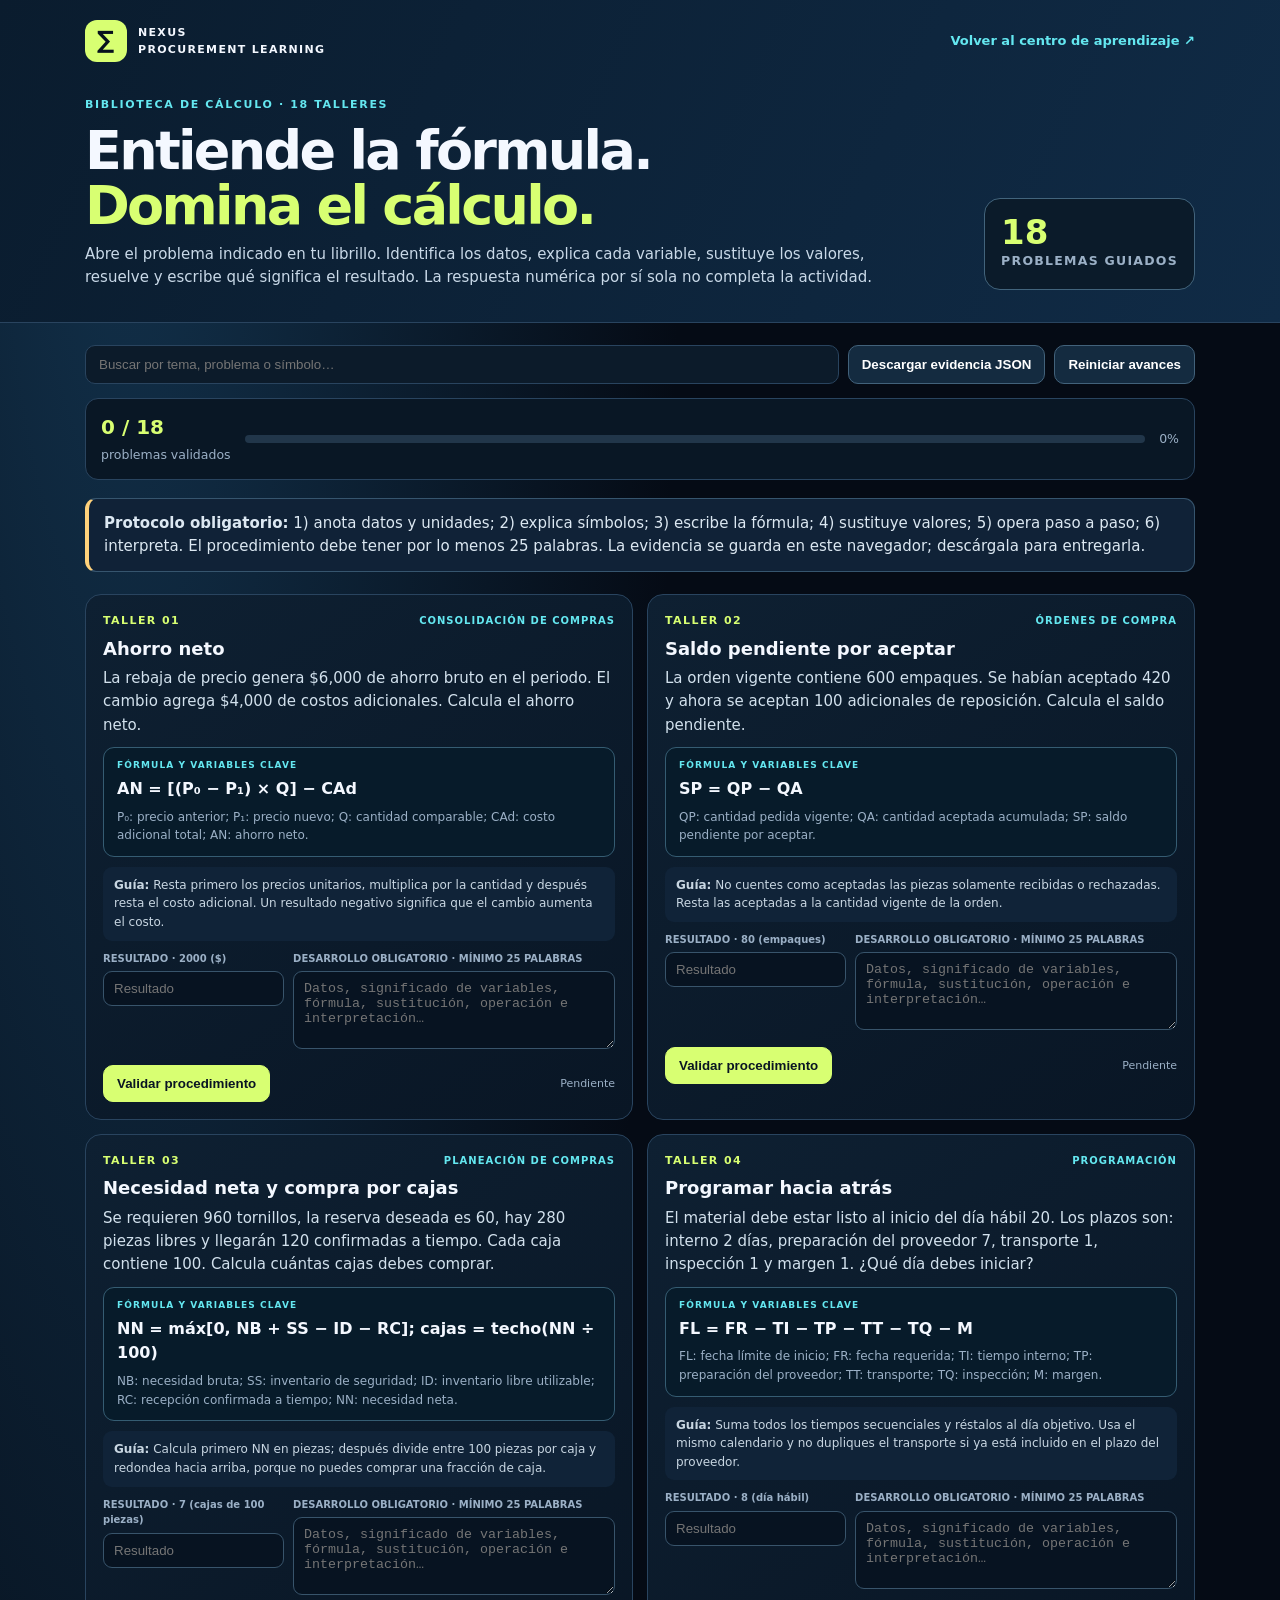
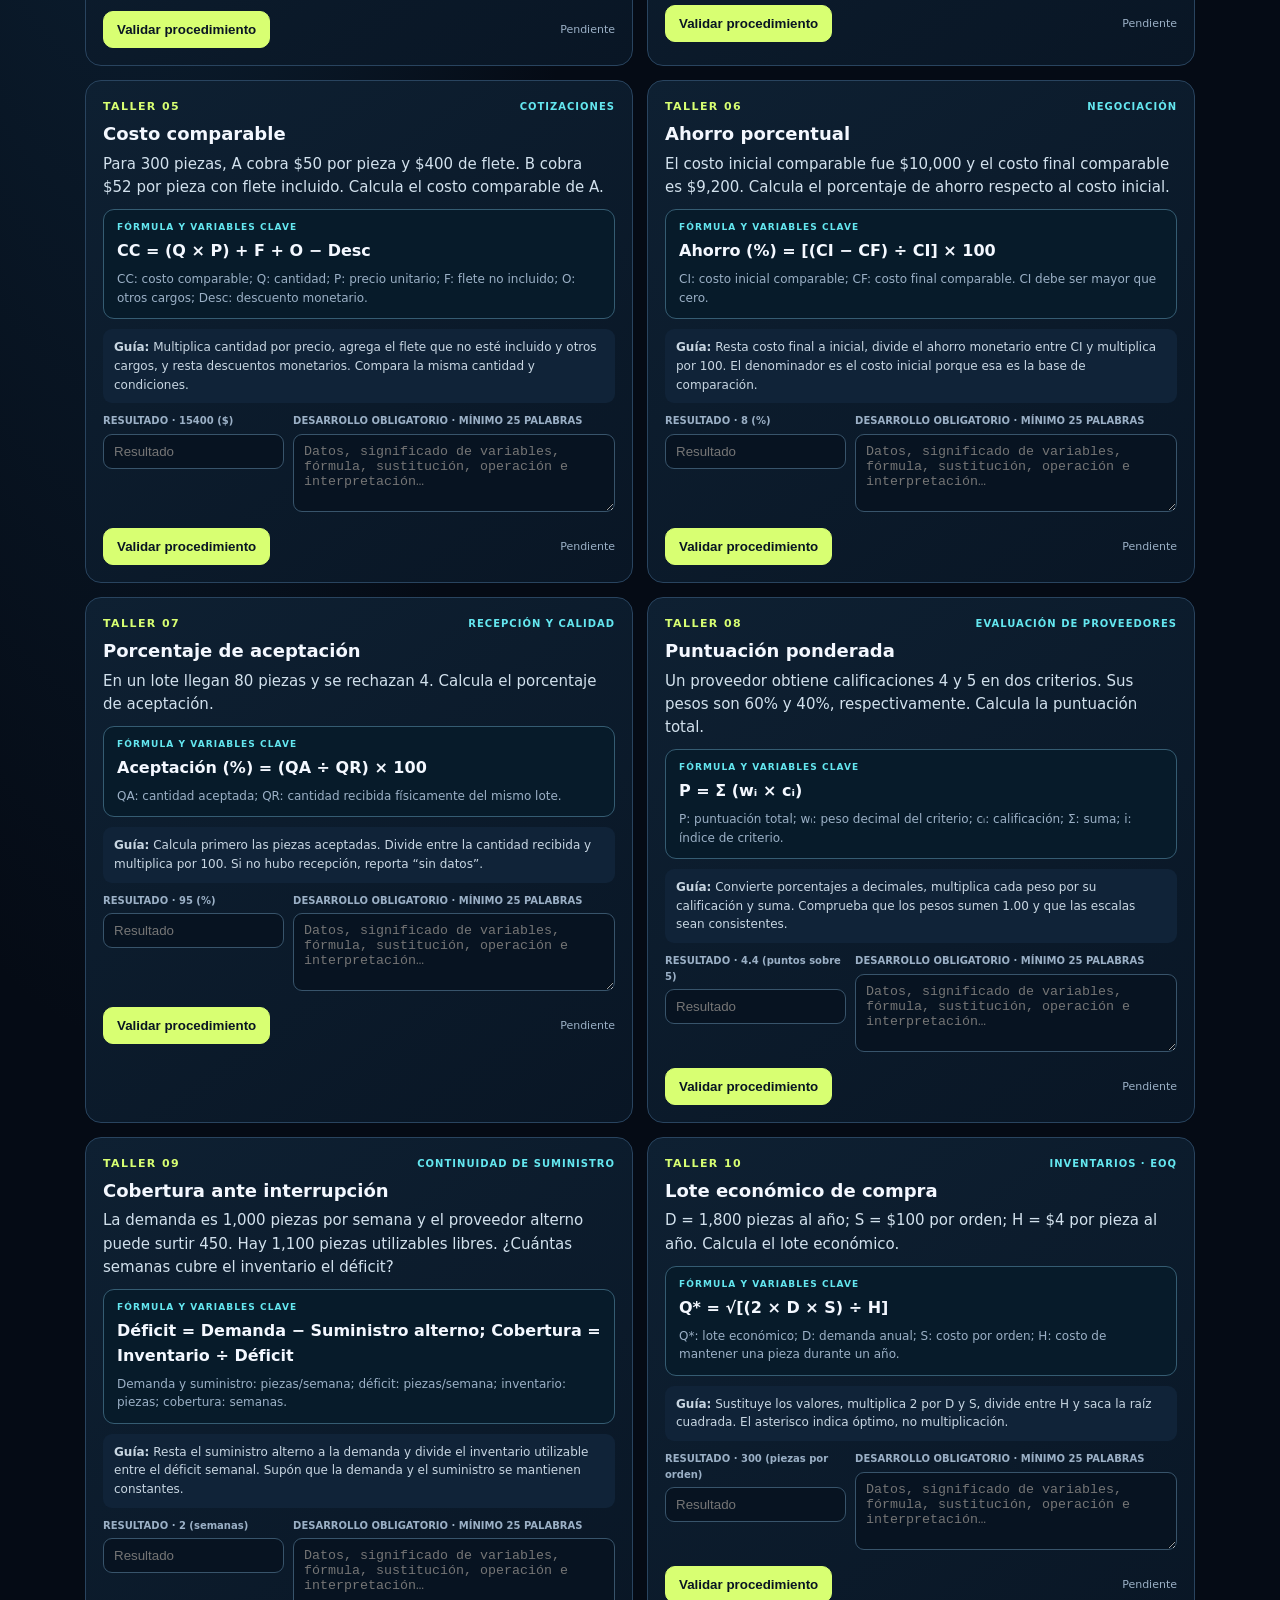
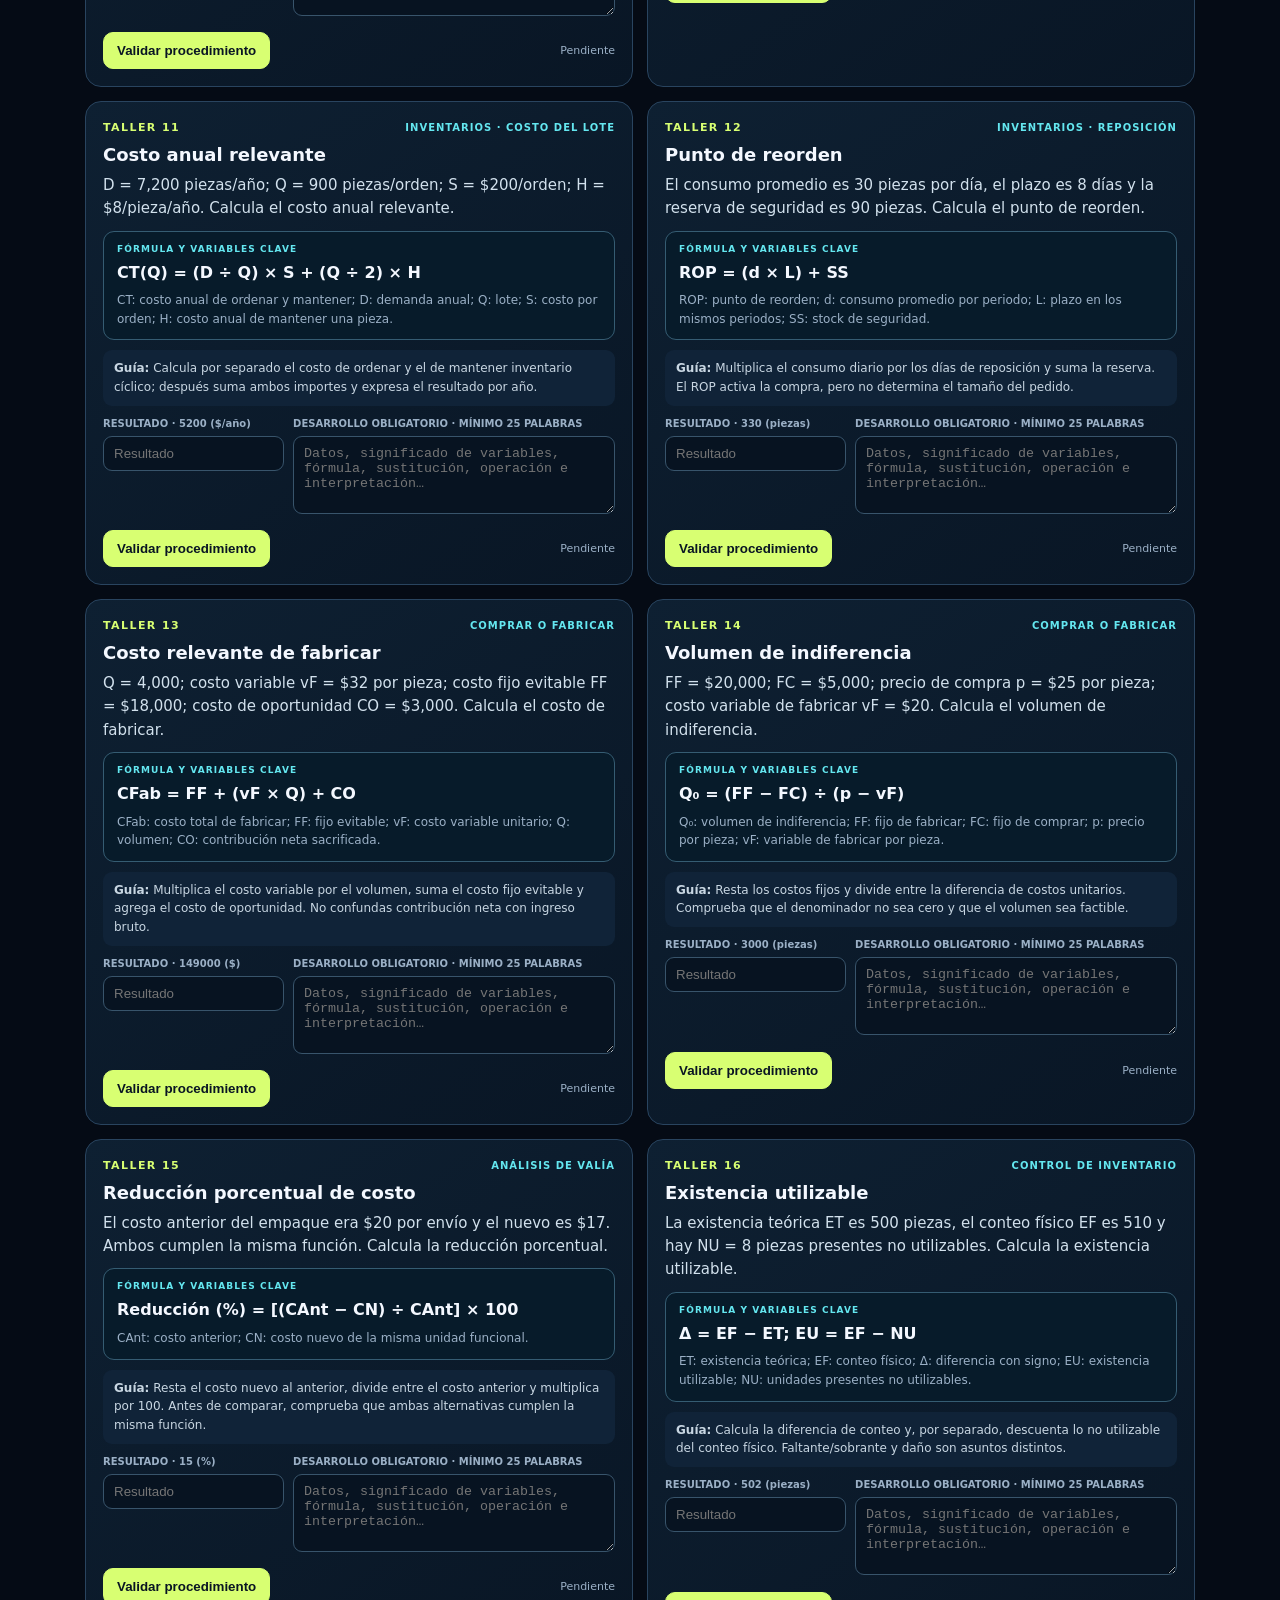
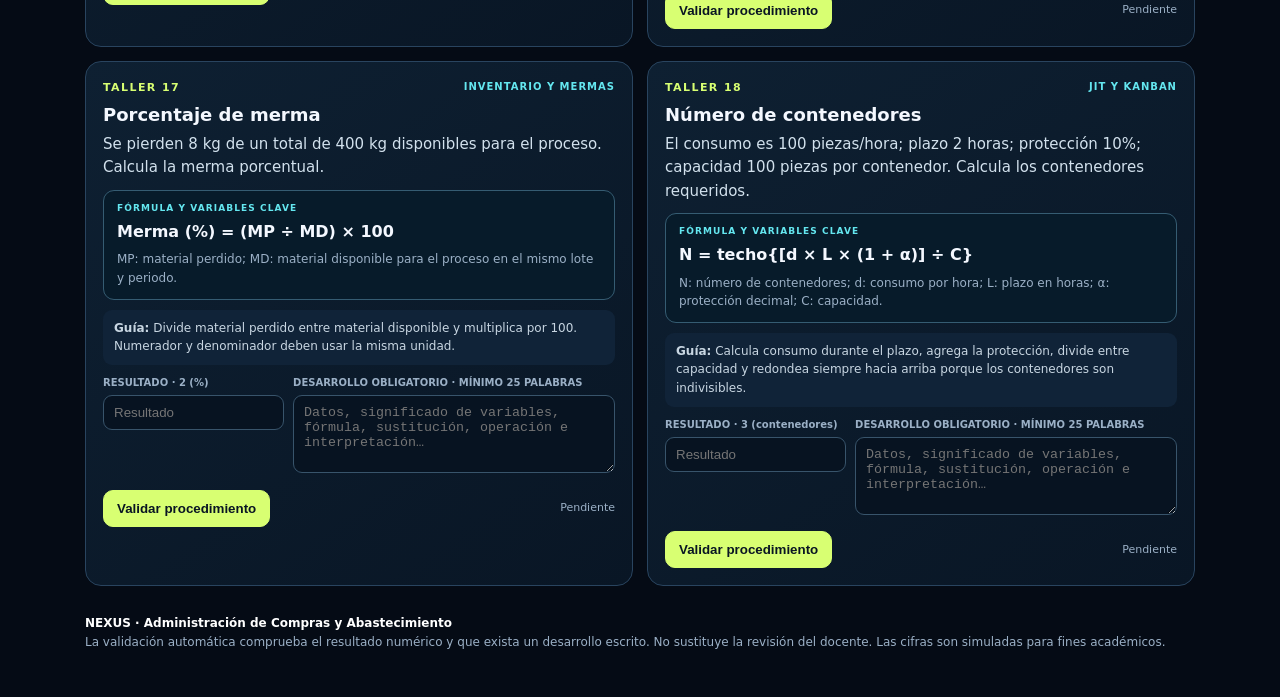
<file: nexus-talleres-formulas/index.html>
<!doctype html>
<html lang="es">
<head>
<meta charset="utf-8"><meta name="viewport" content="width=device-width, initial-scale=1">
<meta name="theme-color" content="#07111e">
<title>NEXUS | Talleres de fórmulas y cálculo</title>
<style>
:root{color-scheme:dark;--bg:#050b15;--panel:#0d1b2c;--line:#29445f;--ink:#f4f8ff;--muted:#9bb0c6;--lime:#d8ff72;--cyan:#64e7f0;--gold:#ffd27b;--green:#8fe0ac;--red:#ff8894}
*{box-sizing:border-box}html{scroll-behavior:smooth;scroll-padding-top:18px}body{margin:0;background:radial-gradient(ellipse at 10% 0%,#12314b 0,transparent 34%),var(--bg);color:var(--ink);font:15px/1.55 Inter,system-ui,-apple-system,"Segoe UI",sans-serif}.wrap{max-width:1150px;margin:auto;padding:0 20px}.top{padding:20px 0 32px;background:linear-gradient(115deg,#0a1c2e,#102b46);border-bottom:1px solid var(--line)}.nav{display:flex;justify-content:space-between;align-items:center;gap:12px;flex-wrap:wrap}.brand{display:flex;align-items:center;gap:11px;font-size:11px;font-weight:900;letter-spacing:.12em}.mark{width:42px;height:42px;border-radius:12px;background:var(--lime);color:#07111e;display:grid;place-items:center;font-size:24px}.nav a{color:var(--cyan);text-decoration:none;font-weight:800;font-size:13px}.eyebrow{color:var(--cyan);font-size:11px;font-weight:900;letter-spacing:.15em;text-transform:uppercase;margin-top:34px}.hero{display:grid;grid-template-columns:1fr auto;gap:20px;align-items:end}.hero h1{font-size:clamp(34px,5vw,54px);line-height:1.02;letter-spacing:-.05em;margin:10px 0}.hero h1 span{color:var(--lime)}.hero p{max-width:790px;color:#c9d9e8;margin:0}.stamp{border:1px solid #42647c;border-radius:16px;padding:16px;background:#0b1b2a}.stamp b{font-size:34px;display:block;color:var(--lime);line-height:1}.stamp small{color:var(--muted);font-weight:850;letter-spacing:.1em}.tools{display:grid;grid-template-columns:1fr auto auto;gap:9px;margin:22px 0 14px}.tools input{width:100%;background:#0c1b2a;border:1px solid var(--line);border-radius:10px;padding:11px 13px;color:white}.btn{border:1px solid #42627b;border-radius:10px;background:#142b40;color:white;padding:10px 13px;font-weight:850;cursor:pointer}.btn.primary{background:var(--lime);border-color:var(--lime);color:#091523}.progress{background:#091725;border:1px solid var(--line);border-radius:13px;padding:13px 15px;display:flex;align-items:center;gap:14px;margin-bottom:18px}.progress strong{color:var(--lime);font-size:20px}.bar{height:8px;background:#21364a;border-radius:99px;overflow:hidden;flex:1}.bar i{display:block;height:100%;width:0;background:linear-gradient(90deg,var(--cyan),var(--lime))}.note{background:#102237;border:1px solid #36556e;border-left:4px solid var(--gold);border-radius:11px;padding:13px 15px;margin:16px 0 22px;color:#dce8f2}.grid{display:grid;grid-template-columns:1fr 1fr;gap:14px}.task{background:linear-gradient(145deg,#0e2032,#091625);border:1px solid var(--line);border-radius:16px;padding:17px;scroll-margin-top:16px}.task.done{border-color:#5c9877;box-shadow:0 0 0 1px #5c987744}.head{display:flex;justify-content:space-between;gap:10px;align-items:center}.num{font-size:11px;color:var(--lime);font-weight:900;letter-spacing:.13em}.topic{font-size:10px;color:var(--cyan);font-weight:900;text-transform:uppercase;letter-spacing:.1em}.task h2{font-size:18px;line-height:1.2;margin:8px 0}.q{color:#d2e1ed;margin:6px 0 10px}.formula{border:1px solid #355c72;border-radius:11px;background:#071b2a;padding:11px 13px;margin:10px 0}.formula small{color:var(--cyan);font-size:9px;font-weight:900;letter-spacing:.12em;display:block}.formula b{font-size:16px;display:block;margin-top:4px}.hint{font-size:12px;color:#c8d6e2;background:#102338;border-radius:9px;padding:9px 11px;margin:10px 0}.inputs{display:grid;grid-template-columns:.72fr 1.28fr;gap:9px}.field label{display:block;color:var(--muted);font-size:10px;font-weight:850;margin-bottom:5px}.field input,.field textarea{width:100%;border:1px solid #38546b;border-radius:9px;background:#071321;color:white;padding:9px 10px}.field textarea{min-height:78px;resize:vertical}.actions{display:flex;justify-content:space-between;align-items:center;gap:9px;flex-wrap:wrap;margin-top:9px}.status{font-size:11px;color:var(--muted)}.feedback{display:none;margin-top:9px;border-radius:9px;padding:9px 11px;font-size:12px}.feedback.show{display:block}.feedback.ok{background:#102b25;border:1px solid #39765d;color:#b7f2d1}.feedback.no{background:#331d25;border:1px solid #7a3944;color:#ffd5d9}.foot{padding:28px 0 45px;color:var(--muted);font-size:12px}.foot b{color:white}@media(max-width:800px){.hero{grid-template-columns:1fr}.stamp{display:none}.grid{grid-template-columns:1fr}.tools{grid-template-columns:1fr 1fr}.tools input{grid-column:1/-1}}@media(max-width:520px){.wrap{padding:0 12px}.inputs{grid-template-columns:1fr}.progress{flex-wrap:wrap}.bar{flex-basis:100%;order:3}.task{padding:14px}}
</style>
</head>
<body>
<header class="top"><div class="wrap">
<nav class="nav"><div class="brand"><span class="mark">∑</span><span>NEXUS<br>PROCUREMENT LEARNING</span></div><a href="https://angelmaltos03-alt.github.io/compras-game/">Volver al centro de aprendizaje ↗</a></nav>
<div class="eyebrow">Biblioteca de cálculo · 18 talleres</div><div class="hero"><div><h1>Entiende la fórmula.<br><span>Domina el cálculo.</span></h1><p>Abre el problema indicado en tu librillo. Identifica los datos, explica cada variable, sustituye los valores, resuelve y escribe qué significa el resultado. La respuesta numérica por sí sola no completa la actividad.</p></div><aside class="stamp"><b>18</b><small>PROBLEMAS GUIADOS</small></aside></div>
</div></header>
<main class="wrap"><div class="tools"><input id="search" type="search" placeholder="Buscar por tema, problema o símbolo…"><button class="btn" id="export">Descargar evidencia JSON</button><button class="btn" id="reset">Reiniciar avances</button></div>
<div class="progress"><div><strong id="count">0 / 18</strong><br><small style="color:var(--muted)">problemas validados</small></div><div class="bar"><i id="bar"></i></div><small id="percent" style="color:var(--muted)">0%</small></div>
<div class="note"><b>Protocolo obligatorio:</b> 1) anota datos y unidades; 2) explica símbolos; 3) escribe la fórmula; 4) sustituye valores; 5) opera paso a paso; 6) interpreta. El procedimiento debe tener por lo menos 25 palabras. La evidencia se guarda en este navegador; descárgala para entregarla.</div>
<section class="grid" id="tasks"></section>
<footer class="foot"><b>NEXUS · Administración de Compras y Abastecimiento</b><br>La validación automática comprueba el resultado numérico y que exista un desarrollo escrito. No sustituye la revisión del docente. Las cifras son simuladas para fines académicos.</footer>
</main>
<script>
const tasks=[
['01','Consolidación de compras','Ahorro neto', 'La rebaja de precio genera $6,000 de ahorro bruto en el periodo. El cambio agrega $4,000 de costos adicionales. Calcula el ahorro neto.', 'AN = [(P₀ − P₁) × Q] − CAd', 'P₀: precio anterior; P₁: precio nuevo; Q: cantidad comparable; CAd: costo adicional total; AN: ahorro neto.', 'Resta primero los precios unitarios, multiplica por la cantidad y después resta el costo adicional. Un resultado negativo significa que el cambio aumenta el costo.', '2000','$'],
['02','Órdenes de compra','Saldo pendiente por aceptar','La orden vigente contiene 600 empaques. Se habían aceptado 420 y ahora se aceptan 100 adicionales de reposición. Calcula el saldo pendiente.','SP = QP − QA','QP: cantidad pedida vigente; QA: cantidad aceptada acumulada; SP: saldo pendiente por aceptar.','No cuentes como aceptadas las piezas solamente recibidas o rechazadas. Resta las aceptadas a la cantidad vigente de la orden.', '80','empaques'],
['03','Planeación de compras','Necesidad neta y compra por cajas','Se requieren 960 tornillos, la reserva deseada es 60, hay 280 piezas libres y llegarán 120 confirmadas a tiempo. Cada caja contiene 100. Calcula cuántas cajas debes comprar.','NN = máx[0, NB + SS − ID − RC]; cajas = techo(NN ÷ 100)','NB: necesidad bruta; SS: inventario de seguridad; ID: inventario libre utilizable; RC: recepción confirmada a tiempo; NN: necesidad neta.','Calcula primero NN en piezas; después divide entre 100 piezas por caja y redondea hacia arriba, porque no puedes comprar una fracción de caja.', '7','cajas de 100 piezas'],
['04','Programación','Programar hacia atrás','El material debe estar listo al inicio del día hábil 20. Los plazos son: interno 2 días, preparación del proveedor 7, transporte 1, inspección 1 y margen 1. ¿Qué día debes iniciar?','FL = FR − TI − TP − TT − TQ − M','FL: fecha límite de inicio; FR: fecha requerida; TI: tiempo interno; TP: preparación del proveedor; TT: transporte; TQ: inspección; M: margen.','Suma todos los tiempos secuenciales y réstalos al día objetivo. Usa el mismo calendario y no dupliques el transporte si ya está incluido en el plazo del proveedor.', '8','día hábil'],
['05','Cotizaciones','Costo comparable','Para 300 piezas, A cobra $50 por pieza y $400 de flete. B cobra $52 por pieza con flete incluido. Calcula el costo comparable de A.','CC = (Q × P) + F + O − Desc','CC: costo comparable; Q: cantidad; P: precio unitario; F: flete no incluido; O: otros cargos; Desc: descuento monetario.','Multiplica cantidad por precio, agrega el flete que no esté incluido y otros cargos, y resta descuentos monetarios. Compara la misma cantidad y condiciones.', '15400','$'],
['06','Negociación','Ahorro porcentual','El costo inicial comparable fue $10,000 y el costo final comparable es $9,200. Calcula el porcentaje de ahorro respecto al costo inicial.','Ahorro (%) = [(CI − CF) ÷ CI] × 100','CI: costo inicial comparable; CF: costo final comparable. CI debe ser mayor que cero.','Resta costo final a inicial, divide el ahorro monetario entre CI y multiplica por 100. El denominador es el costo inicial porque esa es la base de comparación.', '8','%'],
['07','Recepción y calidad','Porcentaje de aceptación','En un lote llegan 80 piezas y se rechazan 4. Calcula el porcentaje de aceptación.','Aceptación (%) = (QA ÷ QR) × 100','QA: cantidad aceptada; QR: cantidad recibida físicamente del mismo lote.','Calcula primero las piezas aceptadas. Divide entre la cantidad recibida y multiplica por 100. Si no hubo recepción, reporta “sin datos”.', '95','%'],
['08','Evaluación de proveedores','Puntuación ponderada','Un proveedor obtiene calificaciones 4 y 5 en dos criterios. Sus pesos son 60% y 40%, respectivamente. Calcula la puntuación total.','P = Σ (wᵢ × cᵢ)','P: puntuación total; wᵢ: peso decimal del criterio; cᵢ: calificación; Σ: suma; i: índice de criterio.','Convierte porcentajes a decimales, multiplica cada peso por su calificación y suma. Comprueba que los pesos sumen 1.00 y que las escalas sean consistentes.', '4.4','puntos sobre 5'],
['09','Continuidad de suministro','Cobertura ante interrupción','La demanda es 1,000 piezas por semana y el proveedor alterno puede surtir 450. Hay 1,100 piezas utilizables libres. ¿Cuántas semanas cubre el inventario el déficit?','Déficit = Demanda − Suministro alterno; Cobertura = Inventario ÷ Déficit','Demanda y suministro: piezas/semana; déficit: piezas/semana; inventario: piezas; cobertura: semanas.','Resta el suministro alterno a la demanda y divide el inventario utilizable entre el déficit semanal. Supón que la demanda y el suministro se mantienen constantes.', '2','semanas'],
['10','Inventarios · EOQ','Lote económico de compra','D = 1,800 piezas al año; S = $100 por orden; H = $4 por pieza al año. Calcula el lote económico.','Q* = √[(2 × D × S) ÷ H]','Q*: lote económico; D: demanda anual; S: costo por orden; H: costo de mantener una pieza durante un año.','Sustituye los valores, multiplica 2 por D y S, divide entre H y saca la raíz cuadrada. El asterisco indica óptimo, no multiplicación.', '300','piezas por orden'],
['11','Inventarios · costo del lote','Costo anual relevante','D = 7,200 piezas/año; Q = 900 piezas/orden; S = $200/orden; H = $8/pieza/año. Calcula el costo anual relevante.','CT(Q) = (D ÷ Q) × S + (Q ÷ 2) × H','CT: costo anual de ordenar y mantener; D: demanda anual; Q: lote; S: costo por orden; H: costo anual de mantener una pieza.','Calcula por separado el costo de ordenar y el de mantener inventario cíclico; después suma ambos importes y expresa el resultado por año.', '5200','$/año'],
['12','Inventarios · reposición','Punto de reorden','El consumo promedio es 30 piezas por día, el plazo es 8 días y la reserva de seguridad es 90 piezas. Calcula el punto de reorden.','ROP = (d × L) + SS','ROP: punto de reorden; d: consumo promedio por periodo; L: plazo en los mismos periodos; SS: stock de seguridad.','Multiplica el consumo diario por los días de reposición y suma la reserva. El ROP activa la compra, pero no determina el tamaño del pedido.', '330','piezas'],
['13','Comprar o fabricar','Costo relevante de fabricar','Q = 4,000; costo variable vF = $32 por pieza; costo fijo evitable FF = $18,000; costo de oportunidad CO = $3,000. Calcula el costo de fabricar.','CFab = FF + (vF × Q) + CO','CFab: costo total de fabricar; FF: fijo evitable; vF: costo variable unitario; Q: volumen; CO: contribución neta sacrificada.','Multiplica el costo variable por el volumen, suma el costo fijo evitable y agrega el costo de oportunidad. No confundas contribución neta con ingreso bruto.', '149000','$'],
['14','Comprar o fabricar','Volumen de indiferencia','FF = $20,000; FC = $5,000; precio de compra p = $25 por pieza; costo variable de fabricar vF = $20. Calcula el volumen de indiferencia.','Q₀ = (FF − FC) ÷ (p − vF)','Q₀: volumen de indiferencia; FF: fijo de fabricar; FC: fijo de comprar; p: precio por pieza; vF: variable de fabricar por pieza.','Resta los costos fijos y divide entre la diferencia de costos unitarios. Comprueba que el denominador no sea cero y que el volumen sea factible.', '3000','piezas'],
['15','Análisis de valía','Reducción porcentual de costo','El costo anterior del empaque era $20 por envío y el nuevo es $17. Ambos cumplen la misma función. Calcula la reducción porcentual.','Reducción (%) = [(CAnt − CN) ÷ CAnt] × 100','CAnt: costo anterior; CN: costo nuevo de la misma unidad funcional.','Resta el costo nuevo al anterior, divide entre el costo anterior y multiplica por 100. Antes de comparar, comprueba que ambas alternativas cumplen la misma función.', '15','%'],
['16','Control de inventario','Existencia utilizable','La existencia teórica ET es 500 piezas, el conteo físico EF es 510 y hay NU = 8 piezas presentes no utilizables. Calcula la existencia utilizable.','Δ = EF − ET; EU = EF − NU','ET: existencia teórica; EF: conteo físico; Δ: diferencia con signo; EU: existencia utilizable; NU: unidades presentes no utilizables.','Calcula la diferencia de conteo y, por separado, descuenta lo no utilizable del conteo físico. Faltante/sobrante y daño son asuntos distintos.', '502','piezas'],
['17','Inventario y mermas','Porcentaje de merma','Se pierden 8 kg de un total de 400 kg disponibles para el proceso. Calcula la merma porcentual.','Merma (%) = (MP ÷ MD) × 100','MP: material perdido; MD: material disponible para el proceso en el mismo lote y periodo.','Divide material perdido entre material disponible y multiplica por 100. Numerador y denominador deben usar la misma unidad.', '2','%'],
['18','JIT y Kanban','Número de contenedores','El consumo es 100 piezas/hora; plazo 2 horas; protección 10%; capacidad 100 piezas por contenedor. Calcula los contenedores requeridos.','N = techo{[d × L × (1 + α)] ÷ C}','N: número de contenedores; d: consumo por hora; L: plazo en horas; α: protección decimal; C: capacidad.','Calcula consumo durante el plazo, agrega la protección, divide entre capacidad y redondea siempre hacia arriba porque los contenedores son indivisibles.', '3','contenedores']
];
const state=JSON.parse(localStorage.getItem('nexusFormula18')||'{}');
function esc(s){return String(s).replace(/[&<>"']/g,function(c){return {'&':'&amp;','<':'&lt;','>':'&gt;','"':'&quot;',"'":'&#39;'}[c];});}
function updateProgress(){var n=tasks.filter(function(t){return state[t[0]]&&state[t[0]].done;}).length;var pct=Math.round(n/tasks.length*100);document.getElementById('count').textContent=n+' / '+tasks.length;document.getElementById('bar').style.width=pct+'%';document.getElementById('percent').textContent=pct+'%';}
function render(){var q=document.getElementById('search').value.toLowerCase();document.getElementById('tasks').innerHTML=tasks.filter(function(t){return (t[1]+' '+t[2]+' '+t[3]+' '+t[4]+' '+t[5]).toLowerCase().indexOf(q)>=0;}).map(function(t){var s=state[t[0]]||{};return '<article class="task '+(s.done?'done':'')+'" id="taller-'+t[0]+'"><div class="head"><span class="num">TALLER '+t[0]+'</span><span class="topic">'+esc(t[1])+'</span></div><h2>'+esc(t[2])+'</h2><p class="q">'+esc(t[3])+'</p><div class="formula"><small>FÓRMULA Y VARIABLES CLAVE</small><b>'+esc(t[4])+'</b><div style="color:var(--muted);font-size:12px;margin-top:6px">'+esc(t[5])+'</div></div><div class="hint"><b>Guía:</b> '+esc(t[6])+'</div><div class="inputs"><div class="field"><label for="a'+t[0]+'">RESULTADO · '+esc(t[7])+' ('+esc(t[8])+')</label><input id="a'+t[0]+'" type="number" step="any" value="'+esc(s.answer||'')+'" placeholder="Resultado"></div><div class="field"><label for="p'+t[0]+'">DESARROLLO OBLIGATORIO · MÍNIMO 25 PALABRAS</label><textarea id="p'+t[0]+'" placeholder="Datos, significado de variables, fórmula, sustitución, operación e interpretación…">'+esc(s.procedure||'')+'</textarea></div></div><div class="actions"><button class="btn primary" onclick="validateTask(\''+t[0]+'\')">Validar procedimiento</button><span class="status">'+(s.done?'Validado y guardado':'Pendiente')+'</span></div><div id="f'+t[0]+'" class="feedback '+(s.feedback?'show ':'')+(s.done?'ok':'no')+'">'+esc(s.feedback||'')+'</div></article>';}).join('');updateProgress();}
function validateTask(id){var t=tasks.find(function(x){return x[0]===id;});var answer=document.getElementById('a'+id).value;var procedure=document.getElementById('p'+id).value.trim();var words=procedure?procedure.split(/\s+/).filter(Boolean).length:0;var ok=answer!==''&&Math.abs(Number(answer)-Number(t[7]))<=0.01&&words>=25;var msg;if(!answer){msg='Escribe primero tu resultado numérico.';}else if(words<25){msg='Tu procedimiento tiene '+words+' palabras. Explica datos, variables, fórmula, sustitución, cálculo e interpretación (mínimo 25 palabras).';}else if(Math.abs(Number(answer)-Number(t[7]))>0.01){msg='El desarrollo quedó registrado, pero el resultado no coincide. Revisa símbolos, unidades y orden de operaciones.';}else{msg='Resultado correcto y procedimiento registrado. Verifica que incluyas unidades y expliques qué decisión permite tomar el resultado.';}state[id]={answer:answer,procedure:procedure,done:ok,feedback:msg};localStorage.setItem('nexusFormula18',JSON.stringify(state));render();}
window.validateTask=validateTask;
document.getElementById('search').addEventListener('input',render);
document.getElementById('export').addEventListener('click',function(){var pack={course:'Administración de Compras y Abastecimiento',module:'NEXUS · 18 talleres de fórmulas',date:new Date().toISOString(),validated:tasks.filter(function(t){return state[t[0]]&&state[t[0]].done;}).length,total:tasks.length,activities:tasks.map(function(t){var s=state[t[0]]||{};return {id:t[0],title:t[2],result:s.answer||'',procedure:s.procedure||'',validated:!!s.done};})};var a=document.createElement('a');a.href=URL.createObjectURL(new Blob([JSON.stringify(pack,null,2)],{type:'application/json'}));a.download='NEXUS_Evidencia_18_Talleres.json';a.click();URL.revokeObjectURL(a.href);});
document.getElementById('reset').addEventListener('click',function(){if(confirm('¿Reiniciar los 18 talleres guardados en este navegador?')){Object.keys(state).forEach(function(k){delete state[k];});localStorage.setItem('nexusFormula18',JSON.stringify(state));render();}});
render();
</script>
</body></html>
</file>
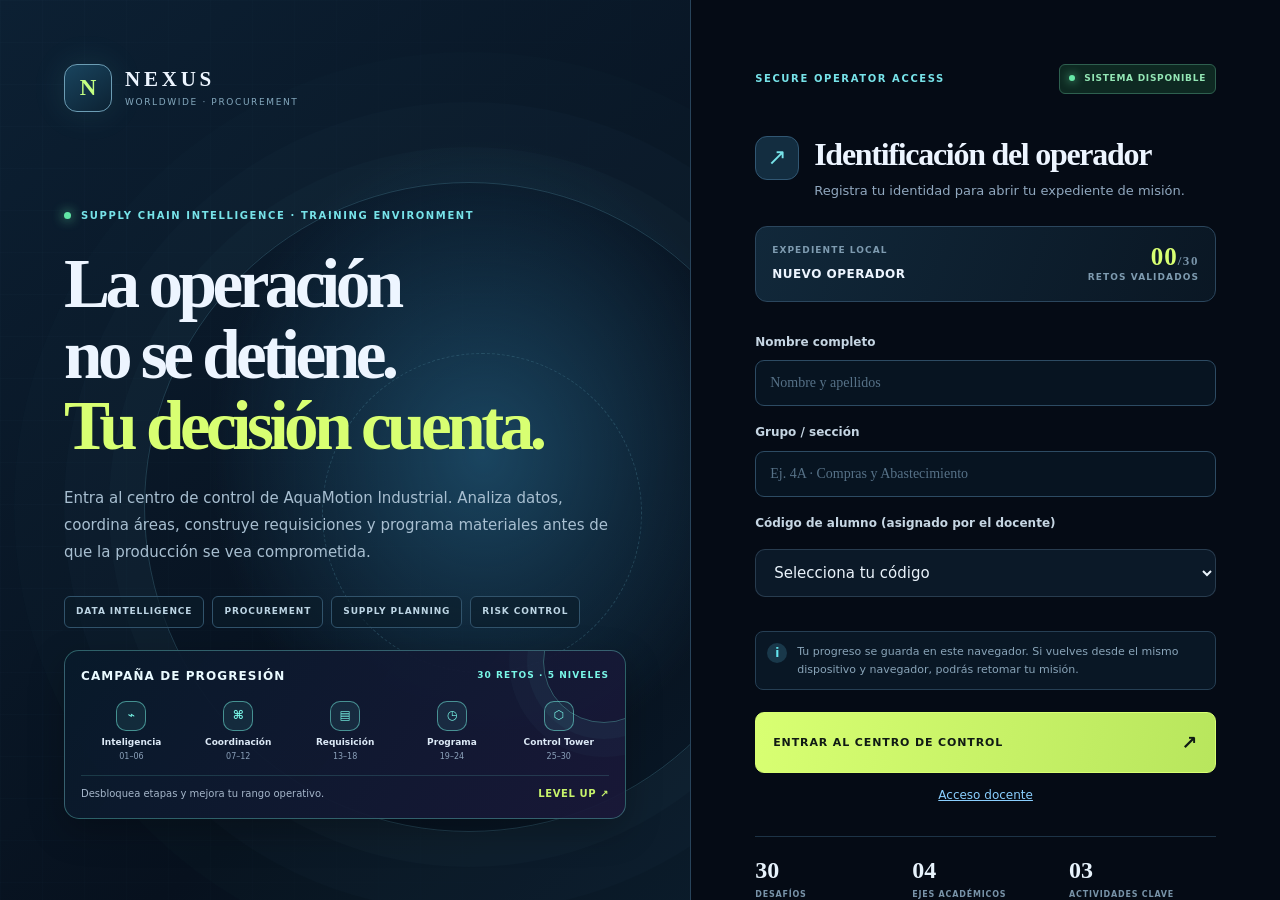
<file: protocolo-nexus-unidad3/index.html>
<!doctype html>
<html lang="es-MX">
<head>
<meta charset="utf-8"><meta name="viewport" content="width=device-width, initial-scale=1">
<meta name="theme-color" content="#07111e"><meta name="description" content="Simulación inmersiva de compras y abastecimiento: datos digitales, coordinación organizacional, requisiciones y programación de requerimientos."><meta name="color-scheme" content="dark">
<title>NEXUS | Operación Abastecimiento</title>
<link rel="stylesheet" href="./styles.css?v=mission-brief-order-6">
</head>
<body>
<div id="loginGate" class="nexus-login-gate" role="dialog" aria-modal="true" aria-labelledby="loginTitle">
 <section class="login-showcase">
  <div class="login-wordmark"><span class="login-mark">N</span><span><b>NEXUS</b><small>WORLDWIDE · PROCUREMENT</small></span></div>
  <div class="login-orbit orbit-one"></div><div class="login-orbit orbit-two"></div>
  <div class="login-copy"><div class="login-eyebrow"><span class="live-dot"></span> SUPPLY CHAIN INTELLIGENCE · TRAINING ENVIRONMENT</div><h1>La operación<br>no se detiene.<br><em>Tu decisión cuenta.</em></h1><p>Entra al centro de control de AquaMotion Industrial. Analiza datos, coordina áreas, construye requisiciones y programa materiales antes de que la producción se vea comprometida.</p>
   <div class="login-capabilities"><span>DATA INTELLIGENCE</span><span>PROCUREMENT</span><span>SUPPLY PLANNING</span><span>RISK CONTROL</span></div>
  <div class="login-campaign-preview">
   <div class="login-campaign-heading"><b>CAMPAÑA DE PROGRESIÓN</b><span>30 RETOS · 5 NIVELES</span></div>
   <div class="login-campaign-steps">
    <div class="login-campaign-step"><span class="login-campaign-icon">⌁</span><b>Inteligencia</b><small>01–06</small></div>
    <div class="login-campaign-step"><span class="login-campaign-icon">⌘</span><b>Coordinación</b><small>07–12</small></div>
    <div class="login-campaign-step"><span class="login-campaign-icon">▤</span><b>Requisición</b><small>13–18</small></div>
    <div class="login-campaign-step"><span class="login-campaign-icon">◷</span><b>Programa</b><small>19–24</small></div>
    <div class="login-campaign-step"><span class="login-campaign-icon">⬡</span><b>Control Tower</b><small>25–30</small></div>
   </div>
   <div class="login-campaign-bottom"><span>Desbloquea etapas y mejora tu rango operativo.</span><strong>LEVEL UP ↗</strong></div>
  </div>
  </div>
  <div class="login-footer"><span>NEXUS PROCUREMENT / UNIDAD 3</span><span>SIMULACIÓN ACADÉMICA · V 1.0</span></div>
 </section>
 <section class="login-access">
  <div class="access-top"><span class="access-overline">SECURE OPERATOR ACCESS</span><span class="access-pill"><i></i> SISTEMA DISPONIBLE</span></div>
  <div class="access-title"><div class="access-symbol">↗</div><div><h2 id="loginTitle">Identificación del operador</h2><p>Registra tu identidad para abrir tu expediente de misión.</p></div></div>
  <div class="login-resume-card"><div><span>EXPEDIENTE LOCAL</span><strong id="loginSavedName">NUEVO OPERADOR</strong></div><div class="resume-stat"><strong id="loginSavedProgress">00<span>/30</span></strong><small>RETOS VALIDADOS</small></div></div>
  <form id="nexusLoginForm" class="nexus-login-form">
   <label for="loginFullName">Nombre completo</label><input id="loginFullName" type="text" autocomplete="name" minlength="5" maxlength="100" placeholder="Nombre y apellidos" required>
   <label for="loginGroup">Grupo / sección</label><input id="loginGroup" type="text" maxlength="80" placeholder="Ej. 4A · Compras y Abastecimiento">
   <label for="loginStudentCode">Código de alumno (asignado por el docente)</label><select id="loginStudentCode" class="student-code-select" required><option value="">Selecciona tu código</option><option value="1">Alumno 01</option><option value="2">Alumno 02</option><option value="3">Alumno 03</option><option value="4">Alumno 04</option><option value="5">Alumno 05</option><option value="6">Alumno 06</option><option value="7">Alumno 07</option><option value="8">Alumno 08</option></select>
   <div class="login-note"><span>i</span><p>Tu progreso se guarda en este navegador. Si vuelves desde el mismo dispositivo y navegador, podrás retomar tu misión.</p></div>
   <button class="login-submit" type="submit"><span id="loginButtonLabel">ENTRAR AL CENTRO DE CONTROL</span><b>↗</b></button>
  </form>
  <button class="instructor-link" type="button" onclick="openInstructor()">Acceso docente</button>
  <div class="login-bottom-stats"><div><strong>30</strong><span>DESAFÍOS</span></div><div><strong>04</strong><span>EJES ACADÉMICOS</span></div><div><strong>03</strong><span>ACTIVIDADES CLAVE</span></div></div>
  <div class="login-security">NEXUS WORLDWIDE <span>·</span> ENTORNO EDUCATIVO CONTROLADO</div>
 </section>
</div>
<section id="instructorGate" class="nexus-login-gate" style="display:none" role="dialog" aria-modal="true"><section class="login-showcase"><div class="login-wordmark"><span class="login-mark">N</span><span><b>NEXUS</b><small>WORLDWIDE · PROCUREMENT</small></span></div><div class="login-copy"><div class="login-eyebrow">INSTRUCTOR ACCESS</div><h1>Control de<br>escenarios.<br><em>Vista docente.</em></h1><p>Consulta ocho escenarios equivalentes con la misma lógica de resolución.</p></div></section><section class="login-access"><div class="access-title"><div><h2>Acceso docente</h2><p>Ingresa tus credenciales.</p></div></div><form id="instructorLoginForm" class="nexus-login-form"><label for="instructorUser">Usuario</label><input id="instructorUser" autocomplete="username" required><label for="instructorPass">Contraseña</label><input id="instructorPass" type="password" autocomplete="current-password" required><div id="instructorError" class="incident-feedback" style="display:none"></div><button class="login-submit" type="submit"><span>ABRIR CONSOLA DOCENTE</span><b>↗</b></button></form><button class="btn" style="margin-top:14px;width:100%" onclick="closeInstructor()">VOLVER AL ACCESO DE ALUMNOS</button><div class="login-security">AVISO: acceso de interfaz; no es autenticación segura de servidor.</div></section></section><section id="instructorConsole" class="instructor-console" style="display:none"><div class="command-head"><div><div class="eyebrow">NEXUS PROCUREMENT / FACULTY CONSOLE</div><h2>Panel docente · 8 escenarios</h2><p class="muted">Mismas competencias, criterios y lógica de resolución; cambian datos, fechas y proveedores.</p></div><button class="btn" onclick="closeInstructor()">Cerrar consola</button></div><div class="instructor-notice"><b>Importante:</b> los casos se pueden consultar aquí, pero las entregas y puntuaciones no se sincronizan desde otros dispositivos. Para centralizar resultados se requiere base de datos/backend.</div><div id="scenarioCards" class="scenario-cards"></div><div class="instructor-key"><h3>Criterio común de resolución</h3><ol><li>Validar inventario utilizable, reservas, bloqueos y recepciones confirmadas.</li><li>Comparar fecha requerida, plazo, costo total, presupuesto y riesgo de paro.</li><li>Completar especificación, cantidad, unidad, fecha, justificación y autorizaciones de la requisición.</li><li>Documentar alternativas, responsables, evidencia y decisión.</li></ol></div></section>
<div class="shell">
<header class="top"><div class="brand"><div class="logo">N</div><div><div class="eyebrow">NEXUS WORLDWIDE · PROCUREMENT</div><h1>NEXUS PROCUREMENT · CONTROL TOWER</h1><div class="sub">Simulación académica de compras, datos y programación</div></div></div><div class="badge">MISIÓN U3 · 180–240 MIN</div></header>
<div class="layout">
<aside class="side">\n <div class="nexus-sidebar-brand"><span class="nexus-sidebar-mark">N</span><span><b>NEXUS</b><small>WORLDWIDE · PROCUREMENT</small></span></div>

 <div class="student"><div class="eyebrow">Operador asignado</div><strong id="studentName">Sin identificar</strong><div class="sub" id="studentStatus">Sesión no iniciada</div></div>
 <div class="progress-label"><span>Progreso de misión</span><b id="progressText">0/30</b></div><div class="bar"><span id="progressBar"></span></div>
 <div class="nexus-primary-nav" aria-label="Navegación del centro de control">
  <button data-nexus-view="dashboard" class="active" onclick="showDash()"><span>⌂</span> Centro de control</button>
  <button data-nexus-view="briefing" onclick="showBriefing()"><span>▤</span> Briefing operativo</button>
  <button data-nexus-view="missions" onclick="resumeMission()"><span>⚑</span> Continuar misión</button>
  <a class="nexus-session-link" href="../sesion-08-negociacion-orden-compra/" style="display:flex;align-items:center;gap:10px;padding:11px 12px;margin:8px 0;border:1px solid #263b50;border-radius:9px;color:#19c6c1;text-decoration:none;font-weight:800;font-size:13px"><span>▤</span> Aula interactiva + misiones · Sesión 08 ↗</a>
  <a class="nexus-session-link" href="../sesion-09-integracion-proceso-compras/" style="display:flex;align-items:center;gap:10px;padding:11px 12px;margin:8px 0;border:1px solid #28717a;border-radius:9px;color:#22c8c3;text-decoration:none;font-weight:800;font-size:13px"><span>▤</span> Aula integradora + 5 misiones · Clase 09 ↗</a>
  <button data-nexus-view="report" onclick="showFinal()"><span>▧</span> Reporte de desempeño</button>
 </div>
 <div class="queue-label">MISSION QUEUE <span>30</span></div>
 <div class="nav" id="nav"></div>
 <div class="callout warning mini">Regla NEXUS: primero pulsa <b>Validar respuesta</b>. Solo después de acertar se habilita <b>Avanzar al siguiente</b>. Tras dos errores aparece una pista.</div>
 <button class="btn" style="width:100%" onclick="resetProgress()">Reiniciar sesión</button>
</aside>
<main class="main"><header class="nexus-topbar" id="nexusTopbar">
 <button class="mobile-menu" onclick="toggleNexusSidebar()" aria-label="Abrir navegación">☰</button>
 <div class="topbar-location"><span class="topbar-breadcrumb">NEXUS WORLDWIDE <b>/</b> PROCUREMENT</span><strong id="topbarPageTitle">Centro de control</strong></div>
 <div class="topbar-search"><span>⌕</span><input id="nexusSearch" type="search" placeholder="Buscar reto o tema…" oninput="filterMissionNav(this.value)"></div>
 <div class="topbar-right"><span class="system-status"><i></i> SISTEMA EN LÍNEA</span><div class="topbar-operator"><span class="operator-avatar" id="topAvatar">OP</span><div><strong id="topName">Operador</strong><small id="topGroup">Compras y abastecimiento</small></div></div></div>
</header><section class="panel command-dashboard nexus-home" id="commandDashboard">
 <div class="command-head"><div><div class="eyebrow">NEXUS PROCUREMENT / OPERATIONAL OVERVIEW</div><h2>Centro de control de abastecimiento</h2><p class="muted">AquaMotion Industrial · Planta de producción · Unidad 3</p></div><div class="live-state"><span class="live-dot"></span> OPERACIÓN SIMULADA</div></div>
 <div class="command-kpis">
  <article class="command-kpi"><span class="kpi-label">DESAFÍOS VALIDADOS</span><strong id="dashDone">00<span class="kpi-denom">/30</span></strong><span id="dashProgressCaption">Tu operación está por comenzar</span><div class="kpi-track"><i id="dashProgressBar" style="width:0%"></i></div></article>
  <article class="command-kpi"><span class="kpi-label">PUNTUACIÓN ACTUAL</span><strong id="dashScore">100</strong><span>Índice académico con penalización por intentos</span><div class="kpi-track"><i id="dashScoreBar" style="width:100%"></i></div></article>
  <article class="command-kpi"><span class="kpi-label">EJES DE OPERACIÓN</span><strong>04</strong><span>Datos · Organización · Requisición · Programa</span><div class="kpi-track"><i style="width:100%"></i></div></article>
  <article class="command-kpi risk-kpi"><span class="kpi-label">ESTADO DE LA PLANTA</span><strong id="dashPlantStatus">EN ALERTA</strong><span>Materiales y fecha de producción bajo análisis</span><div class="risk-pulse"><i></i><i></i><i></i><i></i><i></i></div></article>
 </div>

 <section class="nexus-progression" id="nexusProgression">
  <div class="nexus-hero-visual" aria-hidden="true"><div class="nexus-cube"><i></i><i></i><i></i><i></i><i></i><i></i></div></div>
  <div class="progression-top"><div><div class="eyebrow">CAMPAÑA OPERATIVA · SISTEMA DE NIVELES</div><h3 class="progression-title">Tu ruta hacia Procurement Specialist</h3><p class="progression-sub">No solo contestes: desbloquea sectores, resuelve incidencias y demuestra que puedes mantener la cadena de suministro en movimiento.</p></div><div class="rank-emblem" aria-label="Insignia de cadete"><span>01</span></div><div class="rank-chip" id="progressionRank">RANGO 01 · CADETE</div></div>
  <div class="progression-body"><div class="stage-track" id="progressionStages" aria-label="Etapas de la campaña"></div><div class="progression-side"><div class="progression-percent" id="progressionPercent">00%</div><p id="progressionSummary">Tu operación comienza en el centro de control.</p><div class="progression-bar"><span id="progressionFill" style="width:0%"></span></div></div></div>
  <div class="progression-next"><div class="progression-next-copy"><b id="progressionNextTitle">Siguiente objetivo: iniciar el briefing</b><span id="progressionNextDesc">Lee el expediente y valida los datos antes de tomar decisiones.</span></div><button class="progression-action" id="progressionNextBtn" onclick="resumeMission()">INICIAR OPERACIÓN ↗</button></div>
 </section>
 <div class="nexus-home-grid">
  <article class="home-feature home-feature-main"><div class="home-feature-image"><div class="image-grid"></div><span class="image-tag">CASE FILE · AM-100</span><div class="image-orbit"></div><div class="factory-glyph">AM</div></div><div class="home-feature-copy"><div class="eyebrow">MISIÓN PRINCIPAL · AQUAMOTION INDUSTRIAL</div><h3>Evita la interrupción de producción</h3><p>Debes coordinar el suministro de materiales para fabricar 100 bombas. Los datos de inventario, las reservas y los plazos del proveedor pueden cambiar el resultado de la operación.</p><div class="home-feature-facts"><span><b>100</b> bombas planeadas</span><span><b>23 NOV</b> fecha requerida</span><span><b>30</b> desafíos</span></div><button class="btn primary" onclick="showBriefing()">ABRIR BRIEFING OPERATIVO <b>↗</b></button></div></article>
  <article class="home-side-card"><div class="panel-header"><div><h3>Estado de misión</h3><small>Actualización de tu expediente</small></div><span class="status status-live">EN CURSO</span></div><div class="mission-state-row"><span class="state-icon">◈</span><div><b id="dashCurrentMission">Briefing operativo</b><small id="dashCurrentCaption">Lee el caso y revisa los datos iniciales.</small></div></div><div class="mission-progress"><div class="mini-bar"><span id="dashMiniProgress" style="width:0%"></span></div><strong id="dashMiniCount">0 / 30</strong></div><button class="btn home-secondary" onclick="resumeMission()">CONTINUAR MI MISIÓN <b>→</b></button><div class="home-divider"></div><div class="home-alert"><span>!</span><div><b>ALERTA DE SUMINISTRO</b><p>Una decisión incorrecta puede provocar faltantes, compras urgentes o exceso de inventario.</p></div></div></article>
  <article class="home-module"><div class="home-module-top"><span class="module-icon">01</span><span class="module-state">MÓDULO 3.2</span></div><h4>Data intelligence</h4><p>Calidad de datos, sistemas digitales, inventarios e indicadores.</p><button onclick="openTopicMission('3.2')">EXPLORAR RETOS <b>↗</b></button></article>
  <article class="home-module"><div class="home-module-top"><span class="module-icon">02</span><span class="module-state">MÓDULO 3.3</span></div><h4>Organizational flow</h4><p>Responsabilidades, coordinación entre áreas y toma de decisiones.</p><button onclick="openTopicMission('3.3')">EXPLORAR RETOS <b>↗</b></button></article>
  <article class="home-module"><div class="home-module-top"><span class="module-icon">03</span><span class="module-state">MÓDULO 3.4</span></div><h4>Requisition control</h4><p>Especificaciones, trazabilidad, evidencia y requisiciones completas.</p><button onclick="openTopicMission('3.4')">EXPLORAR RETOS <b>↗</b></button></article>
  <article class="home-module"><div class="home-module-top"><span class="module-icon">04</span><span class="module-state">MÓDULO 3.5</span></div><h4>Supply scheduling</h4><p>Requerimientos netos, fechas, lotes y riesgo de abastecimiento.</p><button onclick="openTopicMission('3.5')">EXPLORAR RETOS <b>↗</b></button></article>
 </div>

 <section class="nexus-live-ops" id="liveOperations">
  <div class="live-ops-head"><div><div class="eyebrow">LIVE INCIDENT RESPONSE · NEXUS SIMULATION</div><h3>Centro de incidentes en vivo</h3><p>Este módulo es un simulador de decisiones: analiza un incidente de abastecimiento, elige una respuesta y observa cómo cambia el equilibrio entre continuidad de producción, presupuesto, calidad y riesgo. Las barras son indicadores didácticos de la simulación, no datos de una planta real.</p><div class="role-badge" id="activeRoleBadge">ROL · JEFATURA DE COMPRAS</div></div><span class="ops-chip"><i class="live-dot"></i> EVENTO ACTIVO</span></div>
  <div class="incident-guide"><b>¿Cómo se usa este centro?</b><span>01 · Lee el caso</span><span>02 · Compara las consecuencias</span><span>03 · Elige una acción</span><span>04 · Revisa la retroalimentación y la bitácora</span></div>
  <div class="ops-live-grid"><article class="incident-card"><div class="incident-code" id="incidentCode">INCIDENTE 01 · SUMINISTRO</div><h4 id="incidentTitle">Alerta de abastecimiento</h4><p id="incidentDescription">Elige una respuesta operativa para ver sus consecuencias.</p><div class="incident-actions" id="incidentActions"></div><div class="incident-feedback" id="incidentFeedback" aria-live="polite"></div></article>
   <article class="ops-metrics-card"><h4>Índice de salud operativa del equipo</h4>
    <div class="ops-metric"><span>Continuidad de producción</span><strong id="metricContinuityText">70 / 100</strong><div class="ops-meter"><i id="metricContinuity" style="width:70%"></i></div></div>
    <div class="ops-metric"><span>Control presupuestal</span><strong id="metricBudgetText">70 / 100</strong><div class="ops-meter"><i id="metricBudget" style="width:70%"></i></div></div>
    <div class="ops-metric"><span>Calidad de decisión</span><strong id="metricQualityText">70 / 100</strong><div class="ops-meter"><i id="metricQuality" style="width:70%"></i></div></div>
    <div class="ops-metric"><span>Gestión del riesgo</span><strong id="metricRiskText">70 / 100</strong><div class="ops-meter"><i id="metricRisk" style="width:70%"></i></div></div>
    <div class="ops-log"><div class="ops-log-title">BITÁCORA DE OPERACIÓN</div><div id="opsLog"><div class="ops-log-line"><b>[SYSTEM]</b> Simulación preparada. Esperando primera decisión.</div></div></div>
   </article>
  </div>
 </section>
 <div class="home-bottom-grid"><article class="home-terminal"><div class="terminal-heading"><span><i></i> OPERATION LOG</span><span>SIMULACIÓN LOCAL</span></div><div class="terminal-lines"><p><b>[SYSTEM]</b> Entorno de entrenamiento inicializado.</p><p><b>[CASE]</b> AquaMotion Industrial · lote AM-100 cargado.</p><p><b>[CHECK]</b> Inventario, reservas y recepciones requieren validación.</p><p><b>[NEXT]</b> Abre el briefing para recibir instrucciones operativas.</p></div></article><article class="home-rank-card"><div class="eyebrow">PERFORMANCE TRACKER</div><h3>Tu desempeño se construye decisión a decisión.</h3><p>Valida cada respuesta, consulta las pistas cuando estén disponibles y guarda tus evidencias al finalizar.</p><button class="btn primary" onclick="showFinal()">VER REPORTE Y PUNTAJE ↗</button></article></div>
</section>
<section class="panel command-dashboard" id="commandDashboard">
 <div class="command-head"><div><div class="eyebrow">NEXUS WORLDWIDE / PROCUREMENT INTELLIGENCE</div><h2>Centro de operaciones de abastecimiento</h2><p class="muted">Unidad 3 · Planeación, coordinación, requisiciones y programación de compras</p></div><div class="live-state"><span class="live-dot"></span> SIMULACIÓN LISTA</div></div>
 <div class="command-kpis">
  <article class="command-kpi"><span class="kpi-label">DESAFÍOS OPERATIVOS</span><strong>30</strong><span>Validación progresiva</span><div class="kpi-track"><i style="width:100%"></i></div></article>
  <article class="command-kpi"><span class="kpi-label">EJES ACADÉMICOS</span><strong>04</strong><span>Temas oficiales de la unidad</span><div class="kpi-track"><i style="width:100%"></i></div></article>
  <article class="command-kpi"><span class="kpi-label">ACTIVIDADES CLAVE</span><strong>03</strong><span>Analizar · requisitar · programar</span><div class="kpi-track"><i style="width:100%"></i></div></article>
  <article class="command-kpi risk-kpi"><span class="kpi-label">RIESGO DEL CASO</span><strong>ALTO</strong><span>Materiales, plazos y presupuesto</span><div class="risk-pulse"><i></i><i></i><i></i><i></i><i></i></div></article>
 </div>
 <div class="command-lower">
  <div class="command-module"><div class="module-title"><span class="module-icon">01</span><div><b>DATA INTELLIGENCE</b><small>3.2 · Proceso electrónico de datos</small></div><span class="module-state">ACTIVO</span></div><p>Audita datos, inventario y señales digitales antes de comprometer recursos.</p></div>
  <div class="command-module"><div class="module-title"><span class="module-icon">02</span><div><b>ORGANIZATIONAL FLOW</b><small>3.3 · Relación con la organización</small></div><span class="module-state">ACTIVO</span></div><p>Coordina Producción, Almacén, Compras, área técnica y Finanzas.</p></div>
  <div class="command-module"><div class="module-title"><span class="module-icon">03</span><div><b>REQUISITION CONTROL</b><small>3.4 · Requisición de compras</small></div><span class="module-state">ACTIVO</span></div><p>Transforma necesidades ambiguas en solicitudes verificables y trazables.</p></div>
  <div class="command-module"><div class="module-title"><span class="module-icon">04</span><div><b>SUPPLY SCHEDULING</b><small>3.5 · Programación de compras</small></div><span class="module-state">ACTIVO</span></div><p>Calcula requerimientos netos, fechas y decisiones de abastecimiento.</p></div>
 </div>
 <div class="command-alert"><span class="alert-mark">!</span><div><b>ALERTA DE OPERACIÓN · AQUAMOTION INDUSTRIAL</b><p>La producción de 100 bombas depende de información confiable, disponibilidad real y fechas de entrega confirmadas. Las decisiones incorrectas pueden generar faltantes, sobrecostos o interrupciones.</p></div></div>
</section>
<section class="panel hero" id="welcome">
 <div class="eyebrow">Caso de estudio · AquaMotion Industrial</div><h2>Una planta está a punto de detenerse. Tu equipo debe evitarlo.</h2>
 <p>La planta AquaMotion fabrica bombas de agua. Producción necesita materiales, Almacén reporta existencias, Compras debe conseguir lo faltante y Finanzas controla el presupuesto. Los datos no coinciden y la fecha límite se acerca. Tu misión es conectar sistemas, personas, requisiciones y programación para resolver el caso sin comprar de más ni provocar un paro.</p>
 <div class="chips"><span class="chip">3.2 Datos digitales</span><span class="chip">3.3 Organización</span><span class="chip">3.4 Requisición</span><span class="chip">3.5 Programación</span><span class="chip">30 retos con validación</span></div>
 <div class="grid" style="margin-top:18px"><div class="stat"><b>180–240 min</b><span class="muted">Duración estimada de la experiencia</span></div><div class="stat"><b>30 retos</b><span class="muted">Cada uno requiere validar antes de avanzar</span></div></div>
 <div class="field"><label for="fullName">Nombre completo del estudiante</label><input id="fullName" autocomplete="name" placeholder="Escribe nombre y apellidos"></div>
 <div class="field"><label for="group">Grupo / sección</label><input id="group" placeholder="Ej. 4A · Administración de Compras"></div>
 <div class="btnrow"><button class="btn primary" onclick="startMission()">Iniciar misión</button></div>
 <p class="notice">La sesión guarda el avance en este navegador. Al terminar podrás generar un reporte imprimible y exportar un CSV. No cierres ni borres los datos del navegador antes de guardar la evidencia.</p>
</section>
<div id="workspace" class="hidden">
<section class="panel" id="briefing"><div class="eyebrow">Briefing operativo</div><h3>Lee el tablero antes de tomar decisiones</h3><div class="callout good"><b>Temario oficial de la misión</b><ul><li><b>3.2.</b> Proceso electrónico de datos en la planeación de compras, programación y control.</li><li><b>3.3.</b> Relación de la función de compras y abastecimiento con la organización.</li><li><b>3.4.</b> Requisición de compras.</li><li><b>3.5.</b> Programación de compras.</li></ul><b>Actividades que debes demostrar:</b><ol><li>Análisis del uso de sistemas digitales en compras.</li><li>Elaboración de una requisición de compra.</li><li>Programación de requerimientos.</li></ol>Los diez retos se organizan alrededor de estos cuatro temas y las tres actividades; el caso de estudio es el medio para practicarlos, no un tema adicional.</div><p>Hoy es lunes 2 de noviembre. Producción debe liberar un lote de <b>100 bombas</b> el lunes 23 de noviembre. Cada bomba requiere 2 rodamientos, 4 tornillos y 1 tapa. El sistema de almacén muestra existencias, pero parte del material está reservado. El proveedor habitual tarda 8 días hábiles y el alterno 5, aunque cobra más. El objetivo no es comprar por intuición: es convertir datos fiables en una decisión trazable.</p>
<div class="tablewrap"><table><thead><tr><th>Material</th><th>Stock físico</th><th>Reservado</th><th>Recepción confirmada antes de la necesidad</th><th>Stock de seguridad</th></tr></thead><tbody><tr><td>Rodamientos</td><td>70</td><td>20</td><td>30</td><td>10</td></tr><tr><td>Tornillos</td><td>500</td><td>100</td><td>0</td><td>40</td></tr><tr><td>Tapas</td><td>45</td><td>5</td><td>20</td><td>10</td></tr></tbody></table></div>
<div class="callout"><b>Dato crucial:</b> para este ejercicio, stock utilizable = stock físico − reservado. La recepción confirmada solo cuenta si llegará antes de la fecha de uso y está documentada. Las fórmulas del caso son didácticas; en una empresa real también se revisan bloqueos, unidades, lotes mínimos y autorizaciones.</div>
<div class="visual"><h4>Ruta de la misión</h4><div class="flow"><div class="node"><b>01 · Detectar</b>Calidad del dato</div><div class="node"><b>02 · Coordinar</b>Responsabilidades</div><div class="node"><b>03 · Documentar</b>Requisición</div><div class="node"><b>04 · Calcular</b>MRP y fechas</div><div class="node"><b>05 · Reportar</b>Evidencias</div></div></div>
<button class="btn primary" onclick="openMission(0)">Comenzar reto 1</button></section>
<div id="missionMount"></div>
<section class="panel hidden" id="finalReport"><div class="eyebrow">Cierre de operación</div><h3>Reporte de misión</h3><div id="reportBody"></div><div class="btnrow no-print"><button class="btn primary" onclick="window.print()">Generar / guardar PDF</button><button class="btn" onclick="downloadCSV()">Exportar resultados CSV</button><button class="btn" onclick="downloadReport()">Descargar reporte TXT</button></div><p class="notice">Guarda el PDF y el CSV. El reporte documenta tus respuestas y el puntaje alcanzado en esta sesión del navegador.</p></section>
</div>
</main></div><footer class="foot">NEXUS Worldwide · NEXUS Procurement · Unidad 3 · Simulación académica. Los datos de AquaMotion son ficticios y se usan exclusivamente con fines didácticos.</footer>
</div>
<script src="./app.js?v=mission-brief-order-6" defer></script>
</body></html>
</file>
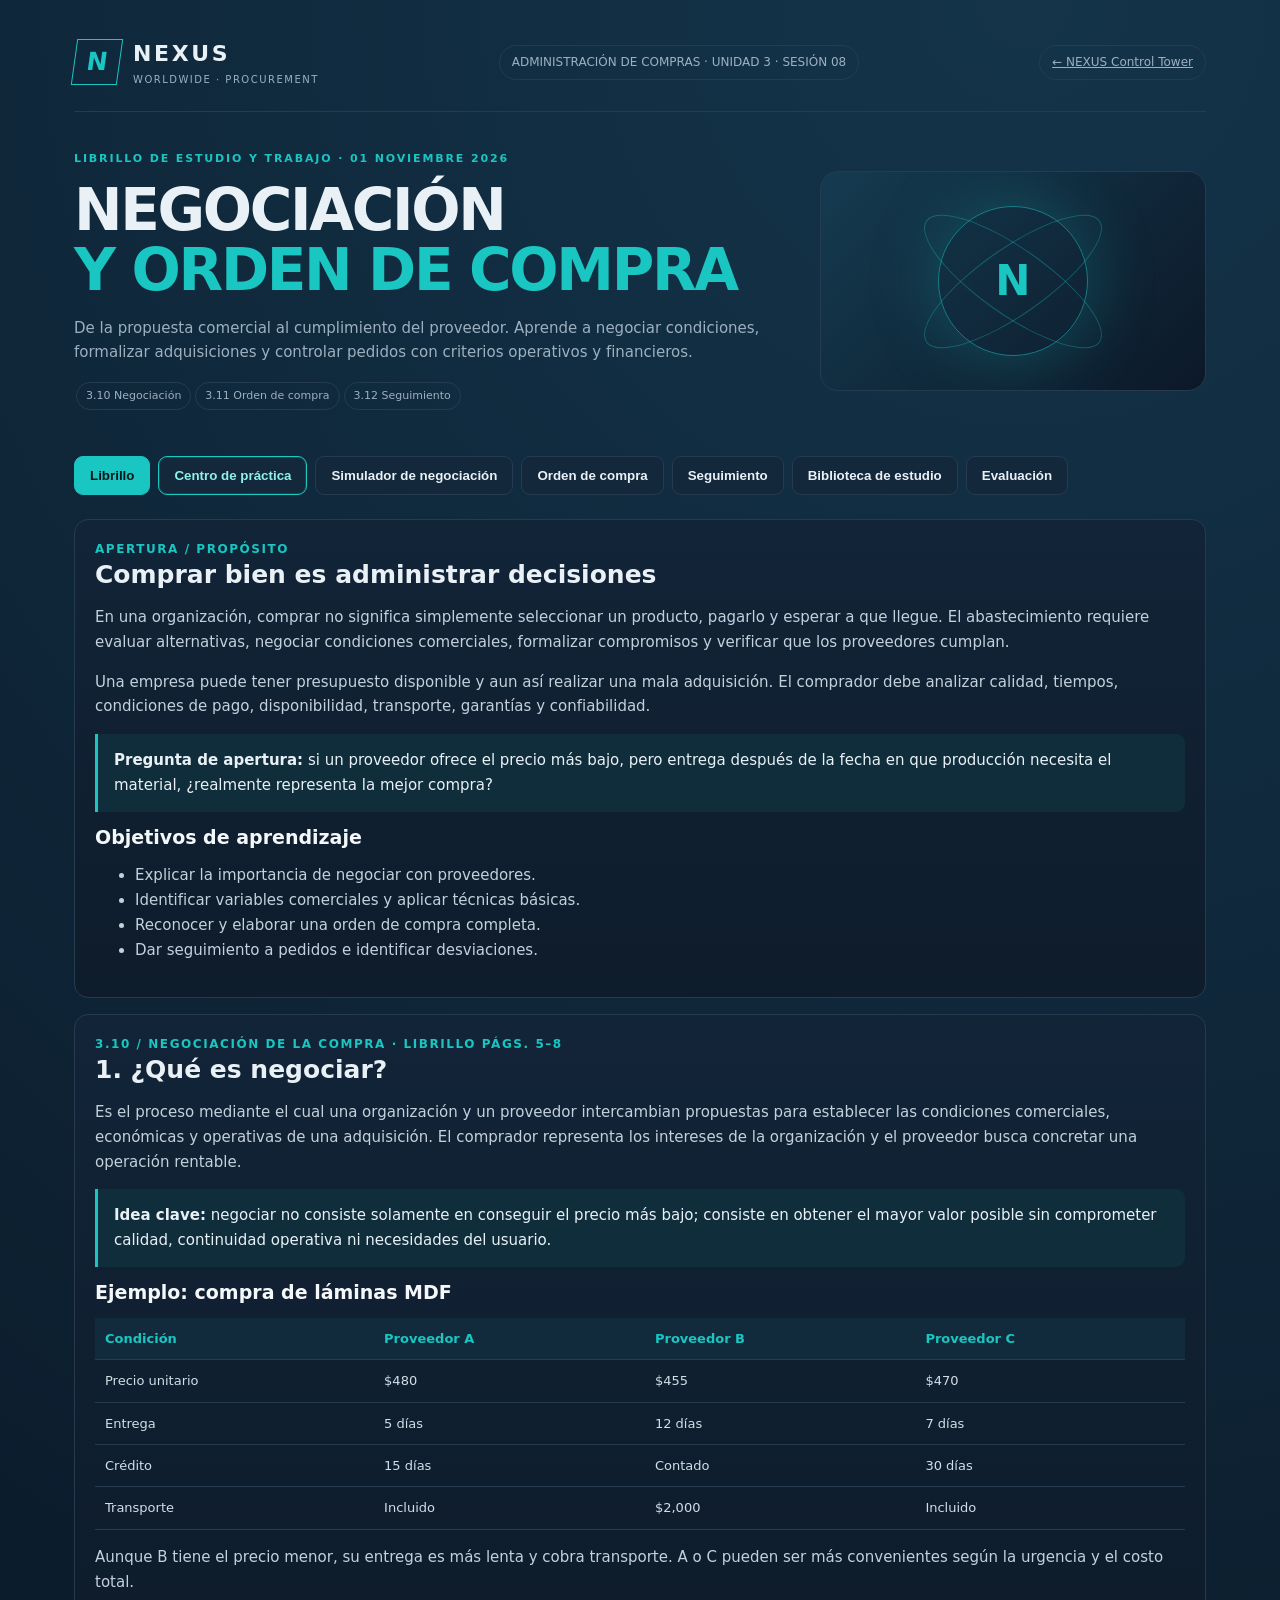
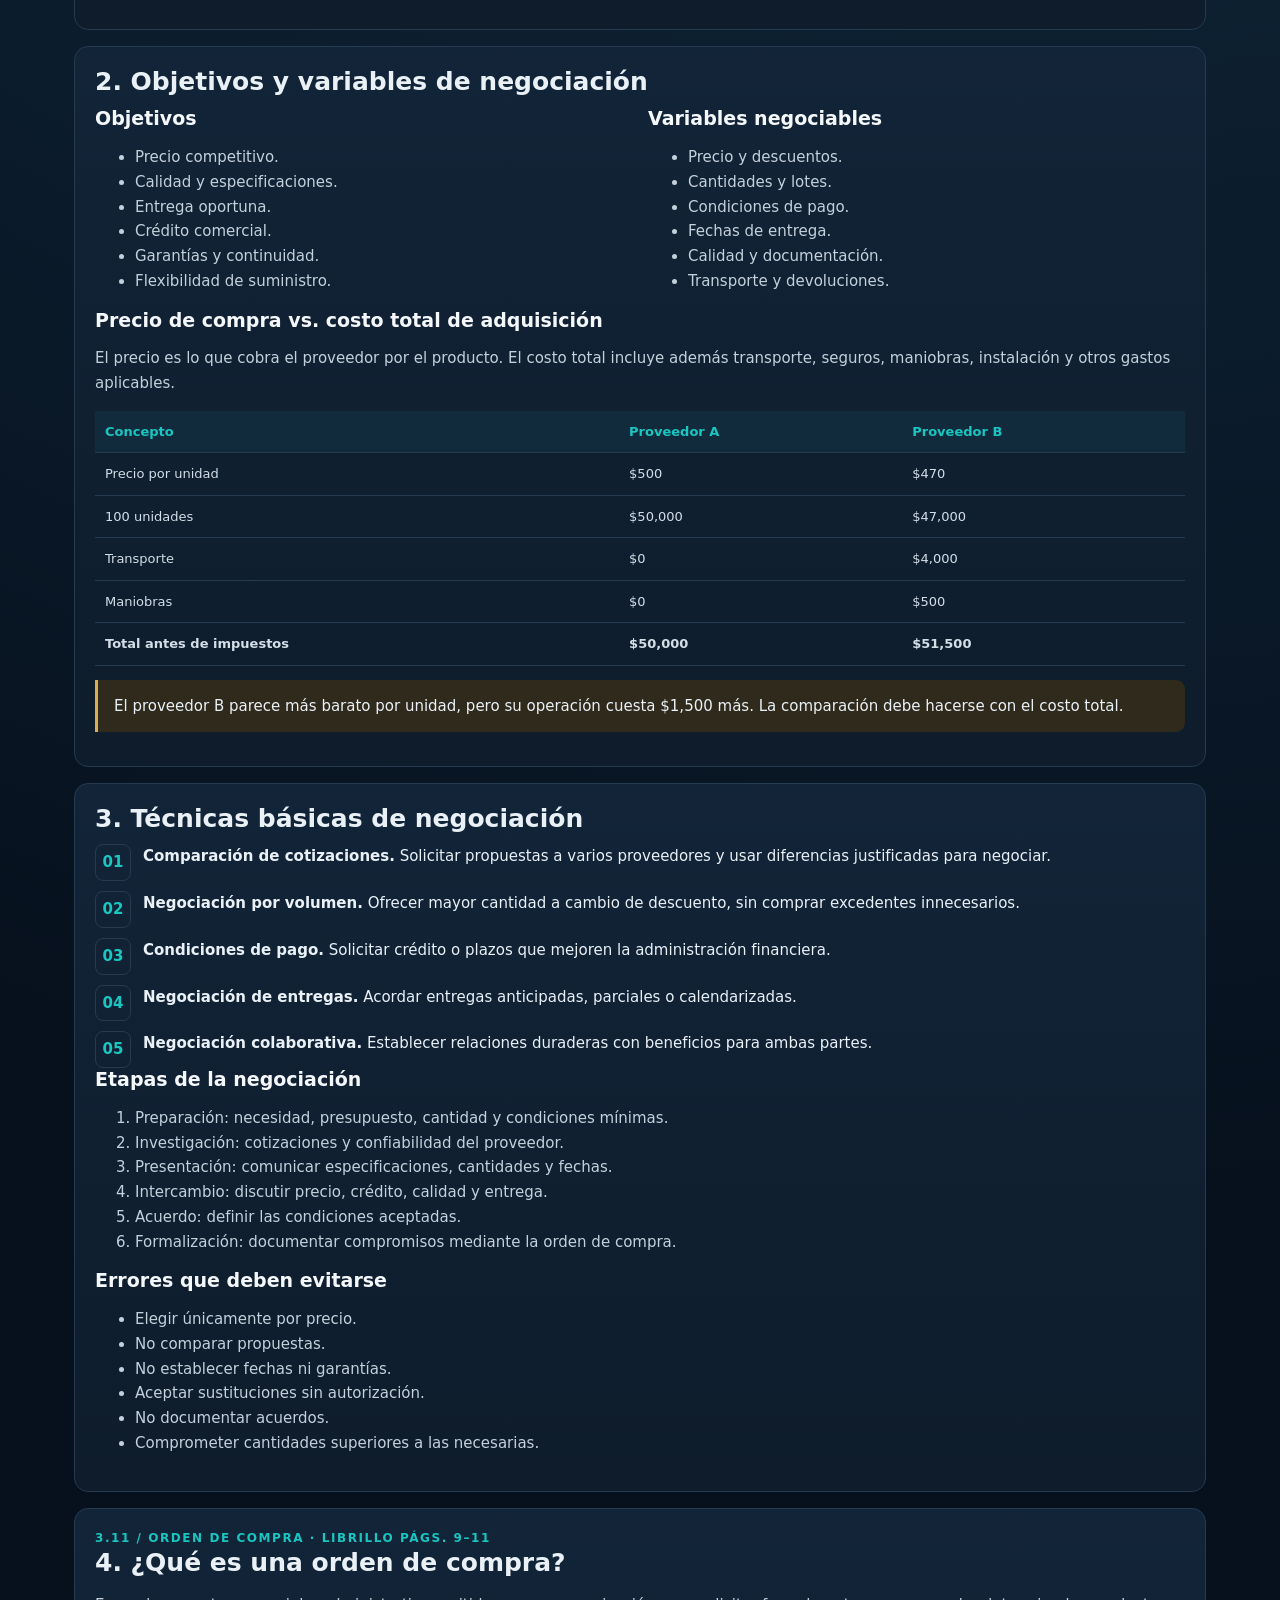
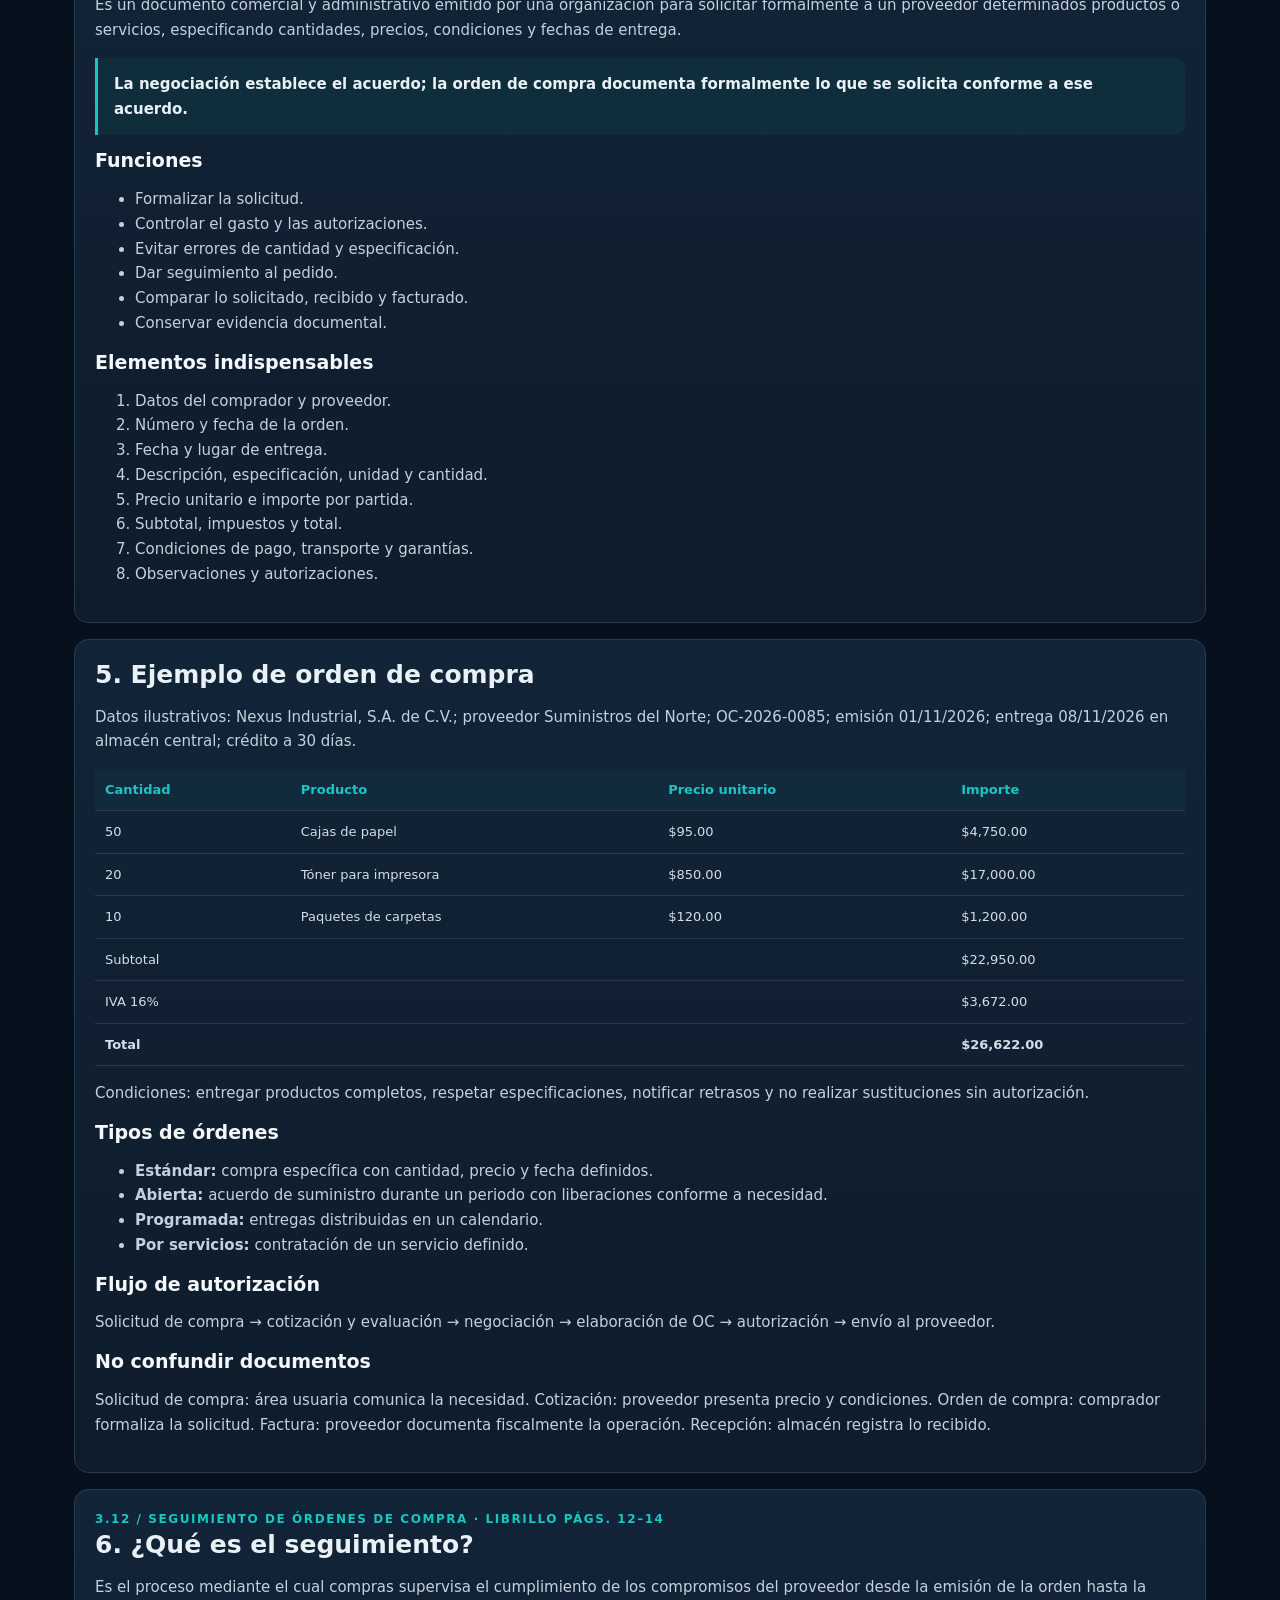
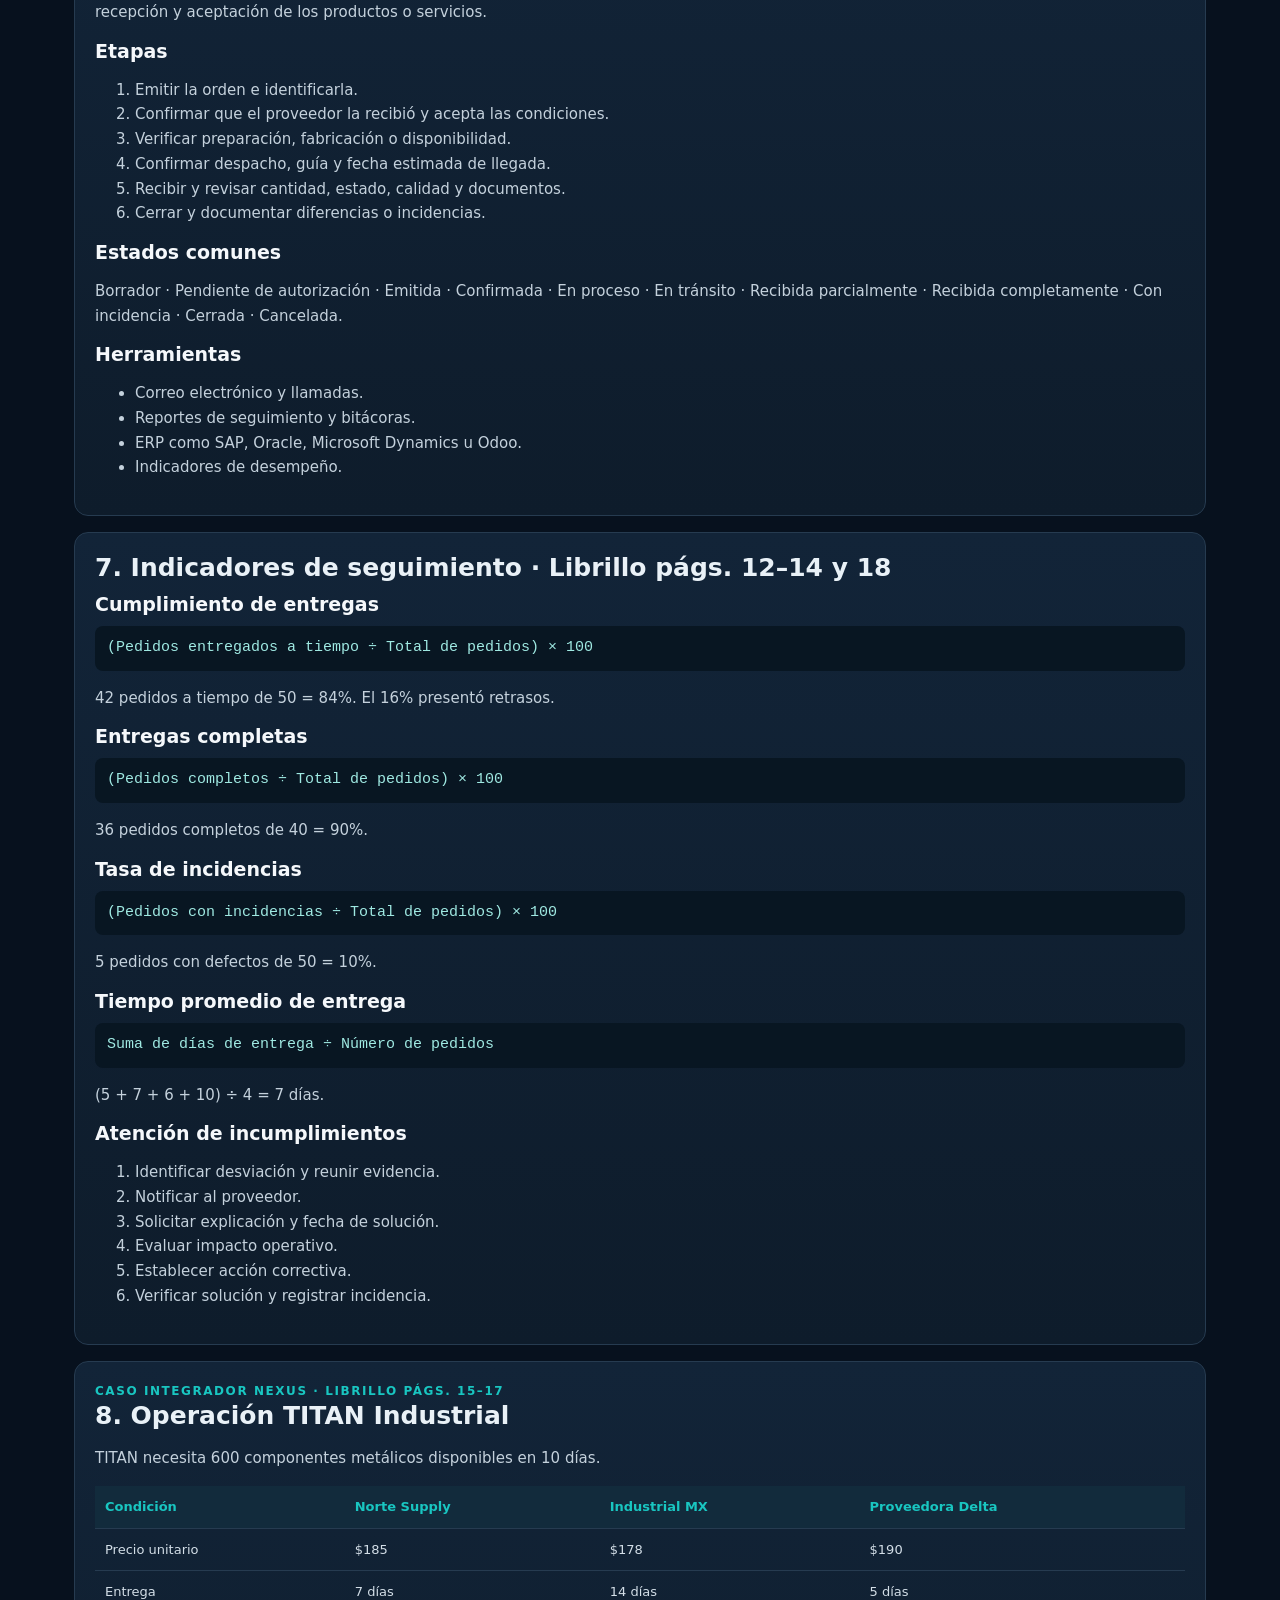
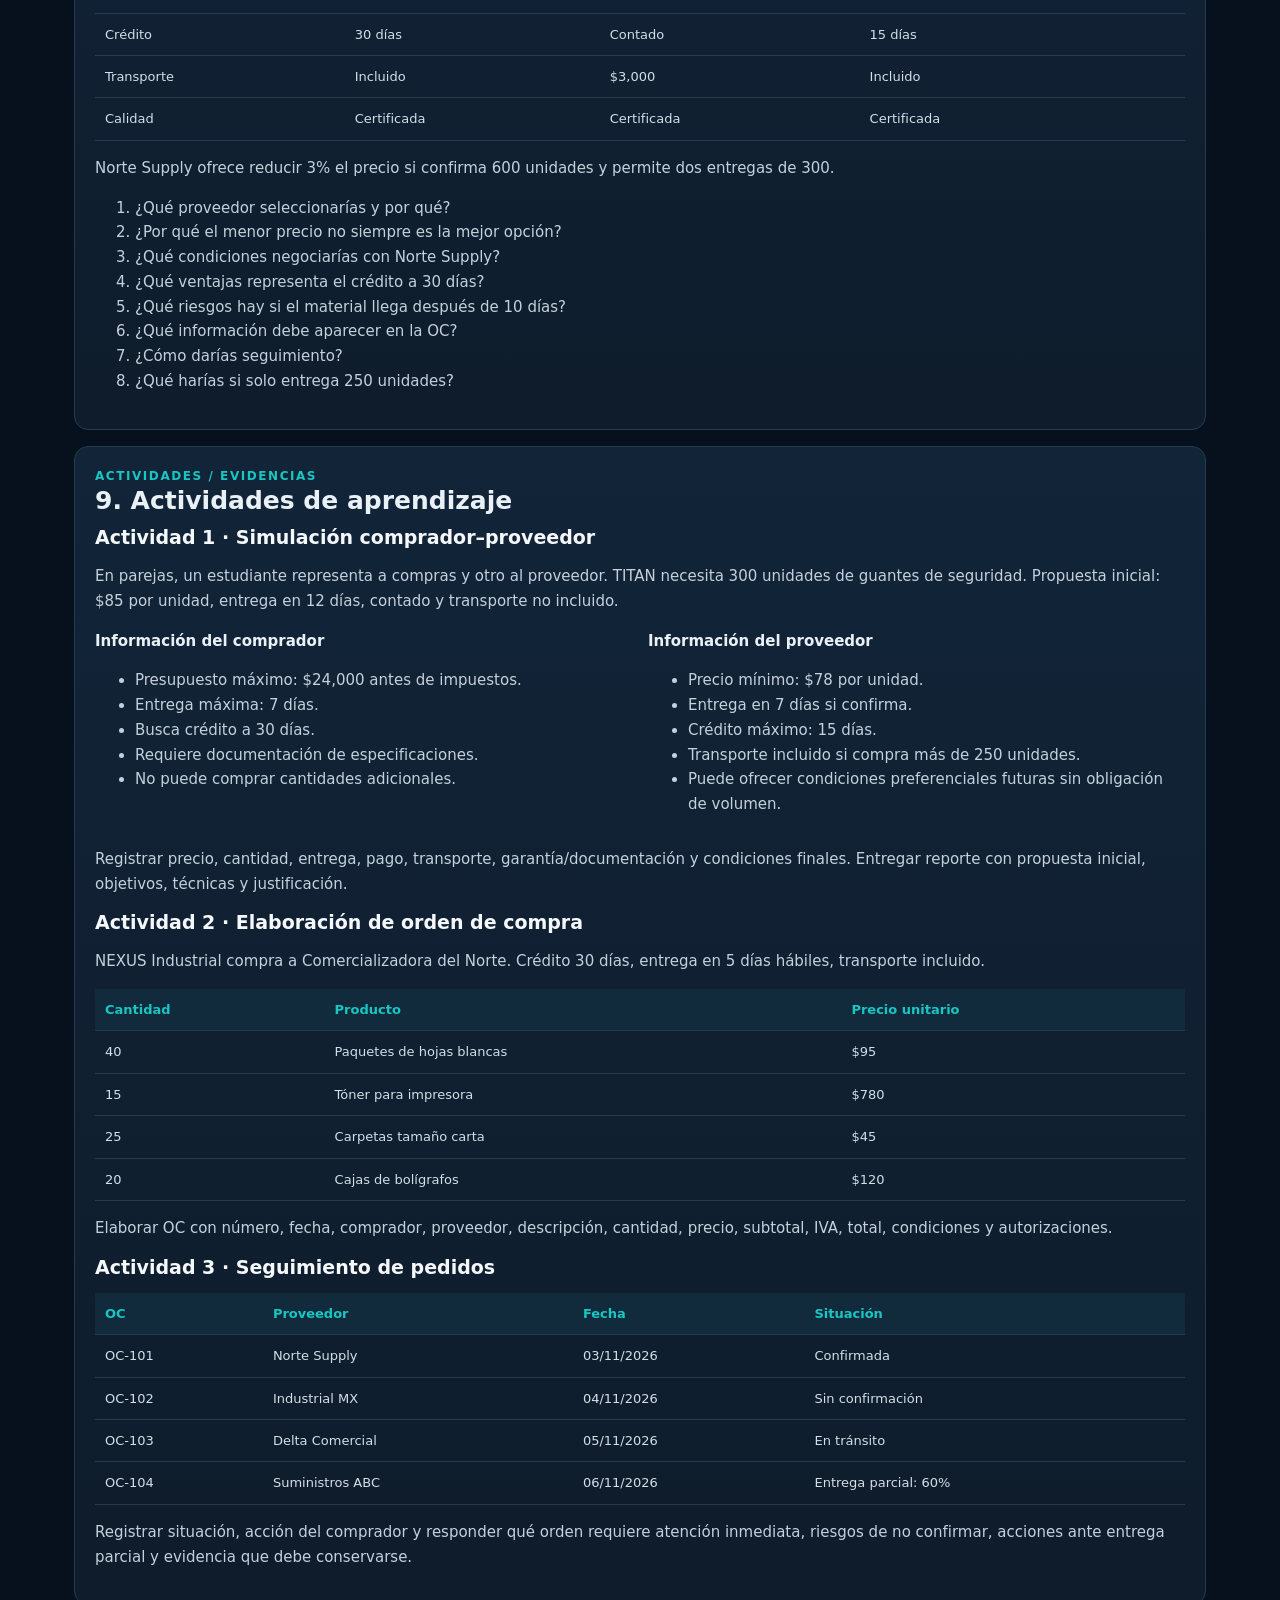
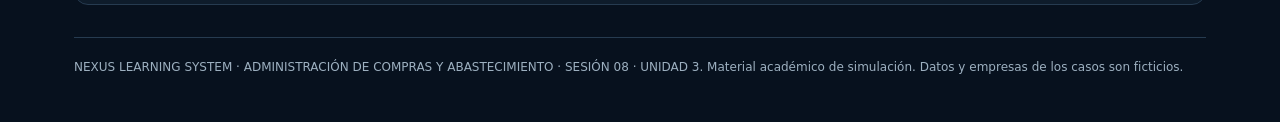
<file: sesion-08-negociacion-orden-compra/index.html>
<!doctype html>
<html lang="es-MX">
<head>
<meta charset="utf-8"><meta name="viewport" content="width=device-width,initial-scale=1">
<meta name="theme-color" content="#07111e">
<title>NEXUS | Sesión 08 · Negociación y orden de compra</title>
<style>
:root{--bg:#07111e;--panel:#101f30;--panel2:#14283b;--line:#263b50;--text:#e9f1f7;--muted:#9db0c0;--cyan:#19c6c1;--gold:#d8ad55;--green:#4bd19b;--red:#ff7272}
*{box-sizing:border-box}body{margin:0;background:radial-gradient(circle at 80% 0%,#14344a 0,transparent 34%),var(--bg);color:var(--text);font:15px/1.65 Inter,system-ui,-apple-system,Segoe UI,sans-serif}
a{color:var(--cyan)}.wrap{max-width:1180px;margin:auto;padding:24px}.top{display:flex;align-items:center;justify-content:space-between;gap:20px;border-bottom:1px solid var(--line);padding:12px 0 22px}.brand{display:flex;gap:13px;align-items:center}.mark{width:46px;height:46px;border:1px solid var(--cyan);display:grid;place-items:center;color:var(--cyan);font-size:25px;font-weight:900;transform:skew(-8deg)}.eyebrow{color:var(--cyan);font-size:11px;letter-spacing:.17em;font-weight:800}.brand b{font-size:22px;letter-spacing:.12em}.brand small{display:block;color:var(--muted);font-size:10px;letter-spacing:.15em}.tag{border:1px solid var(--line);border-radius:99px;padding:7px 12px;color:var(--muted);font-size:12px}
.hero{padding:38px 0 26px;display:grid;grid-template-columns:1.3fr .7fr;gap:28px;align-items:center}.hero h1{font-size:clamp(34px,5vw,58px);line-height:1.04;letter-spacing:-.04em;margin:12px 0}.hero h1 em{font-style:normal;color:var(--cyan)}.hero p{color:var(--muted);max-width:760px}.hero-art{min-height:220px;border:1px solid var(--line);border-radius:18px;background:linear-gradient(135deg,#153b50,#0c1828);display:grid;place-items:center;position:relative;overflow:hidden}.orb{width:150px;height:150px;border:1px solid #1ac6c188;border-radius:50%;box-shadow:0 0 70px #19c6c144;display:grid;place-items:center;font-size:42px;color:var(--cyan);font-weight:900}.orb:before,.orb:after{content:"";position:absolute;width:210px;height:65px;border:1px solid #19c6c155;border-radius:50%;transform:rotate(35deg)}.orb:after{transform:rotate(-35deg)}
.tabs{display:flex;gap:8px;flex-wrap:wrap;margin:18px 0 24px}.tabs button,.btn{background:#14283b;color:var(--text);border:1px solid var(--line);border-radius:9px;padding:11px 15px;font-weight:750;cursor:pointer}.tabs button.active,.btn.primary{background:var(--cyan);border-color:var(--cyan);color:#04151b}.tabs button:hover,.btn:hover{filter:brightness(1.1)}.section{display:none}.section.active{display:block}.grid{display:grid;grid-template-columns:repeat(2,minmax(0,1fr));gap:16px}.card{background:linear-gradient(180deg,#122438,#0e1c2b);border:1px solid var(--line);border-radius:14px;padding:20px;margin:0 0 16px}.card h2,.card h3{margin:0 0 10px;line-height:1.2}.card h2{font-size:25px}.card h3{font-size:19px;color:#f5f8fb}.card p,.card li{color:#c4d1dc}.muted{color:var(--muted)}.num{color:var(--cyan);font-size:12px;letter-spacing:.13em;font-weight:900}.callout{border-left:3px solid var(--cyan);background:#102d3c;padding:14px 16px;border-radius:0 9px 9px 0;margin:14px 0}.gold{border-color:var(--gold);background:#302a1c}.tablewrap{overflow:auto;margin:14px 0}table{width:100%;border-collapse:collapse;min-width:540px;font-size:13px}th,td{text-align:left;padding:10px;border-bottom:1px solid var(--line)}th{color:var(--cyan);background:#122b3c}td{color:#d3dee7}.steps{counter-reset:step;display:grid;gap:10px}.step{counter-increment:step;display:grid;grid-template-columns:36px 1fr;gap:12px;align-items:start}.step:before{content:counter(step,decimal-leading-zero);color:var(--cyan);font-weight:900;border:1px solid var(--line);border-radius:8px;padding:5px;text-align:center}.formula{font-family:ui-monospace,monospace;background:#081622;padding:10px 12px;border-radius:8px;color:#9fe9e2;overflow:auto}
label{display:block;color:var(--muted);font-size:12px;font-weight:800;margin:10px 0 5px}input,select,textarea{width:100%;background:#081622;border:1px solid var(--line);color:var(--text);border-radius:8px;padding:11px;font:inherit}textarea{min-height:85px;resize:vertical}.formgrid{display:grid;grid-template-columns:repeat(2,minmax(0,1fr));gap:12px}.output{background:#081622;border:1px solid var(--line);border-radius:10px;padding:14px;margin-top:12px}.total{font-size:28px;color:var(--green);font-weight:900}.question{border-top:1px solid var(--line);padding:14px 0}.question label{display:flex;align-items:flex-start;gap:9px;color:var(--text);font-weight:500;font-size:14px}.question input{width:auto;margin-top:5px}.feedback{margin-top:10px;padding:10px;border-radius:8px;background:#0b2b25;color:#9fe9c8;display:none}.feedback.bad{background:#351b23;color:#ffb0b0}.pill{display:inline-block;border:1px solid var(--line);border-radius:99px;padding:4px 9px;color:var(--muted);font-size:11px;margin:2px}.footer{border-top:1px solid var(--line);margin-top:32px;padding:20px 0;color:var(--muted);font-size:12px}
@media(max-width:760px){.wrap{padding:16px}.hero,.grid,.formgrid{grid-template-columns:1fr}.top{align-items:flex-start;flex-direction:column}.hero{padding-top:24px}.hero-art{min-height:150px}}
@media print{body{background:white;color:#111}.top,.tabs,.hero-art,.btn{display:none!important}.card{break-inside:avoid;background:white;color:#111;border:1px solid #bbb}.card p,.card li,td{color:#222}.section{display:block!important}.wrap{max-width:none}}

/* NEXUS PRACTICE CENTER — capa visual */
.practice-entry{display:flex;align-items:center;justify-content:space-between;gap:14px;flex-wrap:wrap;margin:18px 0 22px;padding:16px 18px;border:1px solid #286276;border-radius:14px;background:linear-gradient(120deg,#102d3c,#102033 68%,#182b3a)}
.practice-entry strong{color:#8ff1e9}.practice-entry p{margin:3px 0;color:#b7c9d5;font-size:13px}
.practice-shell{display:grid;grid-template-columns:minmax(0,1.5fr) minmax(250px,.7fr);gap:16px}
.practice-card{background:linear-gradient(145deg,#142a3f,#0d1b2a);border:1px solid #29465e;border-radius:16px;padding:20px;margin:0 0 16px;box-shadow:0 12px 32px #0002}
.practice-card h2{font-size:22px;margin:4px 0 8px}.practice-card h3{font-size:17px;margin:6px 0 10px}
.practice-kicker{font-size:10px;letter-spacing:.16em;color:#31d6cc;font-weight:900}
.practice-meta{display:flex;gap:8px;flex-wrap:wrap;margin:10px 0}
.practice-meta span{font-size:11px;color:#c5d5e0;border:1px solid #324c61;border-radius:99px;padding:4px 9px}
.practice-statgrid{display:grid;grid-template-columns:repeat(3,1fr);gap:9px;margin:14px 0}
.practice-stat{border:1px solid #29465e;border-radius:11px;padding:12px;background:#091827}
.practice-stat small{display:block;color:#91aabd;font-size:10px;text-transform:uppercase;letter-spacing:.1em}
.practice-stat b{font-size:23px;color:#eaf6f8}
.practice-progress{height:9px;background:#081521;border:1px solid #29465e;border-radius:99px;overflow:hidden;margin:10px 0}
.practice-progress>span{display:block;height:100%;width:0;background:linear-gradient(90deg,#18bfc0,#74e2b1);transition:width .3s}
.practice-question{border:1px solid #29465e;border-radius:12px;padding:14px;margin:12px 0;background:#0b1a29}
.practice-question p{margin:0 0 10px;color:#edf5f8;font-weight:750}
.practice-option{display:flex!important;align-items:flex-start;gap:9px;padding:9px 10px;margin:6px 0!important;border:1px solid #2a4054;border-radius:9px;background:#0d2031;color:#c9d8e2!important;font-size:13px!important;cursor:pointer}
.practice-option input{width:auto;margin:3px 0 0;accent-color:#20c9c1}
.practice-feedback{display:none;margin:12px 0 0;padding:13px 14px;border-radius:10px;border:1px solid #3b6958;background:#102d27;color:#c3f5dd;font-size:13px}
.practice-feedback.bad{border-color:#75434a;background:#351d27;color:#ffd0d0}
.practice-feedback h4{margin:0 0 5px;font-size:14px}
.practice-hint{display:none;margin:10px 0;padding:12px;border-left:3px solid #d8ad55;background:#2a261c;border-radius:0 9px 9px 0;color:#f1dfb3;font-size:13px}
.practice-actions{display:flex;gap:8px;align-items:center;flex-wrap:wrap;margin-top:12px}
.practice-actions .btn{font-size:13px}
.practice-input{max-width:280px}
.practice-table{overflow:auto;margin:12px 0}
.practice-table table{min-width:460px}
.practice-aside{position:sticky;top:12px;align-self:start}
.practice-aside .practice-card{padding:16px}
.practice-check{display:flex;gap:9px;align-items:flex-start;color:#bfd0dc;font-size:12px;margin:9px 0}
.practice-check:before{content:"";width:8px;height:8px;min-width:8px;margin-top:6px;border:1px solid #4b6c82;border-radius:50%}
.practice-check.done:before{background:#4bd19b;border-color:#4bd19b;box-shadow:0 0 0 3px #4bd19b22}
.practice-small{color:#9fb4c3;font-size:12px}
.practice-locked{opacity:.7}
@media(max-width:850px){.practice-shell{grid-template-columns:1fr}.practice-aside{position:static}.practice-statgrid{grid-template-columns:repeat(3,1fr)}}
@media(max-width:500px){.practice-statgrid{grid-template-columns:1fr 1fr}.practice-stat:last-child{grid-column:1/-1}.practice-card{padding:15px}}
@media print{#misiones{display:block!important}.practice-aside,.practice-actions,.practice-entry{display:none!important}.practice-card{break-inside:avoid;background:white;color:#111;border:1px solid #aaa;box-shadow:none}.practice-card p,.practice-small,.practice-option{color:#222!important}}


.bridge-panel{margin:13px 0 16px;padding:13px 15px;border:1px solid #28717a;border-left:4px solid #19c6c1;border-radius:10px;background:linear-gradient(110deg,#103343,#0c1b2a);font-size:13px}
.bridge-panel>b{color:#82ece3;letter-spacing:.08em;font-size:11px}
.bridge-panel p{margin:6px 0 8px;color:#ccdae4}
.bridge-panel a{display:inline-block;margin:3px 12px 2px 0;font-weight:800;text-decoration:none}
.tabs button[data-tab="misiones"]{border-color:#1bc9c1;color:#8ff1e9;box-shadow:inset 0 0 0 1px #19c6c133}
</style>
</head>
<body><div class="wrap">
<header class="top"><div class="brand"><div class="mark">N</div><div><b>NEXUS</b><small>WORLDWIDE · PROCUREMENT</small></div></div><div class="tag">ADMINISTRACIÓN DE COMPRAS · UNIDAD 3 · SESIÓN 08</div><a class="tag" href="../protocolo-nexus-unidad3/">← NEXUS Control Tower</a></header>
<section class="hero"><div><div class="eyebrow">LIBRILLO DE ESTUDIO Y TRABAJO · 01 NOVIEMBRE 2026</div><h1>NEGOCIACIÓN<br><em>Y ORDEN DE COMPRA</em></h1><p>De la propuesta comercial al cumplimiento del proveedor. Aprende a negociar condiciones, formalizar adquisiciones y controlar pedidos con criterios operativos y financieros.</p><div><span class="pill">3.10 Negociación</span><span class="pill">3.11 Orden de compra</span><span class="pill">3.12 Seguimiento</span></div></div><div class="hero-art"><div class="orb">N</div></div></section>
<nav class="tabs"><button class="active" data-tab="teoria">Librillo</button><button data-tab="misiones">Centro de práctica</button><button data-tab="negociacion">Simulador de negociación</button><button data-tab="orden">Orden de compra</button><button data-tab="seguimiento">Seguimiento</button><button data-tab="recursos">Biblioteca de estudio</button><button data-tab="evaluacion">Evaluación</button></nav>
<main>
<section id="teoria" class="section active">
<div class="card"><div class="num">APERTURA / PROPÓSITO</div><h2>Comprar bien es administrar decisiones</h2><p>En una organización, comprar no significa simplemente seleccionar un producto, pagarlo y esperar a que llegue. El abastecimiento requiere evaluar alternativas, negociar condiciones comerciales, formalizar compromisos y verificar que los proveedores cumplan.</p><p>Una empresa puede tener presupuesto disponible y aun así realizar una mala adquisición. El comprador debe analizar calidad, tiempos, condiciones de pago, disponibilidad, transporte, garantías y confiabilidad.</p><div class="callout"><b>Pregunta de apertura:</b> si un proveedor ofrece el precio más bajo, pero entrega después de la fecha en que producción necesita el material, ¿realmente representa la mejor compra?</div><h3>Objetivos de aprendizaje</h3><ul><li>Explicar la importancia de negociar con proveedores.</li><li>Identificar variables comerciales y aplicar técnicas básicas.</li><li>Reconocer y elaborar una orden de compra completa.</li><li>Dar seguimiento a pedidos e identificar desviaciones.</li></ul></div>
<div class="card" id="study-negotiation"><div class="num">3.10 / NEGOCIACIÓN DE LA COMPRA · LIBRILLO PÁGS. 5–8</div><h2>1. ¿Qué es negociar?</h2><p>Es el proceso mediante el cual una organización y un proveedor intercambian propuestas para establecer las condiciones comerciales, económicas y operativas de una adquisición. El comprador representa los intereses de la organización y el proveedor busca concretar una operación rentable.</p><div class="callout"><b>Idea clave:</b> negociar no consiste solamente en conseguir el precio más bajo; consiste en obtener el mayor valor posible sin comprometer calidad, continuidad operativa ni necesidades del usuario.</div><h3>Ejemplo: compra de láminas MDF</h3><div class="tablewrap"><table><thead><tr><th>Condición</th><th>Proveedor A</th><th>Proveedor B</th><th>Proveedor C</th></tr></thead><tbody><tr><td>Precio unitario</td><td>$480</td><td>$455</td><td>$470</td></tr><tr><td>Entrega</td><td>5 días</td><td>12 días</td><td>7 días</td></tr><tr><td>Crédito</td><td>15 días</td><td>Contado</td><td>30 días</td></tr><tr><td>Transporte</td><td>Incluido</td><td>$2,000</td><td>Incluido</td></tr></tbody></table></div><p>Aunque B tiene el precio menor, su entrega es más lenta y cobra transporte. A o C pueden ser más convenientes según la urgencia y el costo total.</div>
<div class="card"><h2>2. Objetivos y variables de negociación</h2><div class="grid"><div><h3>Objetivos</h3><ul><li>Precio competitivo.</li><li>Calidad y especificaciones.</li><li>Entrega oportuna.</li><li>Crédito comercial.</li><li>Garantías y continuidad.</li><li>Flexibilidad de suministro.</li></ul></div><div><h3>Variables negociables</h3><ul><li>Precio y descuentos.</li><li>Cantidades y lotes.</li><li>Condiciones de pago.</li><li>Fechas de entrega.</li><li>Calidad y documentación.</li><li>Transporte y devoluciones.</li></ul></div></div><h3>Precio de compra vs. costo total de adquisición</h3><p>El precio es lo que cobra el proveedor por el producto. El costo total incluye además transporte, seguros, maniobras, instalación y otros gastos aplicables.</p><div class="tablewrap"><table><thead><tr><th>Concepto</th><th>Proveedor A</th><th>Proveedor B</th></tr></thead><tbody><tr><td>Precio por unidad</td><td>$500</td><td>$470</td></tr><tr><td>100 unidades</td><td>$50,000</td><td>$47,000</td></tr><tr><td>Transporte</td><td>$0</td><td>$4,000</td></tr><tr><td>Maniobras</td><td>$0</td><td>$500</td></tr><tr><td><b>Total antes de impuestos</b></td><td><b>$50,000</b></td><td><b>$51,500</b></td></tr></tbody></table></div><div class="callout gold">El proveedor B parece más barato por unidad, pero su operación cuesta $1,500 más. La comparación debe hacerse con el costo total.</div></div>
<div class="card"><h2>3. Técnicas básicas de negociación</h2><div class="steps"><div class="step"><div><b>Comparación de cotizaciones.</b> Solicitar propuestas a varios proveedores y usar diferencias justificadas para negociar.</div></div><div class="step"><div><b>Negociación por volumen.</b> Ofrecer mayor cantidad a cambio de descuento, sin comprar excedentes innecesarios.</div></div><div class="step"><div><b>Condiciones de pago.</b> Solicitar crédito o plazos que mejoren la administración financiera.</div></div><div class="step"><div><b>Negociación de entregas.</b> Acordar entregas anticipadas, parciales o calendarizadas.</div></div><div class="step"><div><b>Negociación colaborativa.</b> Establecer relaciones duraderas con beneficios para ambas partes.</div></div></div><h3>Etapas de la negociación</h3><ol><li>Preparación: necesidad, presupuesto, cantidad y condiciones mínimas.</li><li>Investigación: cotizaciones y confiabilidad del proveedor.</li><li>Presentación: comunicar especificaciones, cantidades y fechas.</li><li>Intercambio: discutir precio, crédito, calidad y entrega.</li><li>Acuerdo: definir las condiciones aceptadas.</li><li>Formalización: documentar compromisos mediante la orden de compra.</li></ol><h3>Errores que deben evitarse</h3><ul><li>Elegir únicamente por precio.</li><li>No comparar propuestas.</li><li>No establecer fechas ni garantías.</li><li>Aceptar sustituciones sin autorización.</li><li>No documentar acuerdos.</li><li>Comprometer cantidades superiores a las necesarias.</li></ul></div>
<div class="card" id="study-po"><div class="num">3.11 / ORDEN DE COMPRA · LIBRILLO PÁGS. 9–11</div><h2>4. ¿Qué es una orden de compra?</h2><p>Es un documento comercial y administrativo emitido por una organización para solicitar formalmente a un proveedor determinados productos o servicios, especificando cantidades, precios, condiciones y fechas de entrega.</p><div class="callout"><b>La negociación establece el acuerdo; la orden de compra documenta formalmente lo que se solicita conforme a ese acuerdo.</b></div><h3>Funciones</h3><ul><li>Formalizar la solicitud.</li><li>Controlar el gasto y las autorizaciones.</li><li>Evitar errores de cantidad y especificación.</li><li>Dar seguimiento al pedido.</li><li>Comparar lo solicitado, recibido y facturado.</li><li>Conservar evidencia documental.</li></ul><h3>Elementos indispensables</h3><ol><li>Datos del comprador y proveedor.</li><li>Número y fecha de la orden.</li><li>Fecha y lugar de entrega.</li><li>Descripción, especificación, unidad y cantidad.</li><li>Precio unitario e importe por partida.</li><li>Subtotal, impuestos y total.</li><li>Condiciones de pago, transporte y garantías.</li><li>Observaciones y autorizaciones.</li></ol></div>
<div class="card"><h2>5. Ejemplo de orden de compra</h2><p>Datos ilustrativos: Nexus Industrial, S.A. de C.V.; proveedor Suministros del Norte; OC-2026-0085; emisión 01/11/2026; entrega 08/11/2026 en almacén central; crédito a 30 días.</p><div class="tablewrap"><table><thead><tr><th>Cantidad</th><th>Producto</th><th>Precio unitario</th><th>Importe</th></tr></thead><tbody><tr><td>50</td><td>Cajas de papel</td><td>$95.00</td><td>$4,750.00</td></tr><tr><td>20</td><td>Tóner para impresora</td><td>$850.00</td><td>$17,000.00</td></tr><tr><td>10</td><td>Paquetes de carpetas</td><td>$120.00</td><td>$1,200.00</td></tr><tr><td colspan="3">Subtotal</td><td>$22,950.00</td></tr><tr><td colspan="3">IVA 16%</td><td>$3,672.00</td></tr><tr><td colspan="3"><b>Total</b></td><td><b>$26,622.00</b></td></tr></tbody></table></div><p>Condiciones: entregar productos completos, respetar especificaciones, notificar retrasos y no realizar sustituciones sin autorización.</p><h3>Tipos de órdenes</h3><ul><li><b>Estándar:</b> compra específica con cantidad, precio y fecha definidos.</li><li><b>Abierta:</b> acuerdo de suministro durante un periodo con liberaciones conforme a necesidad.</li><li><b>Programada:</b> entregas distribuidas en un calendario.</li><li><b>Por servicios:</b> contratación de un servicio definido.</li></ul><h3>Flujo de autorización</h3><p>Solicitud de compra → cotización y evaluación → negociación → elaboración de OC → autorización → envío al proveedor.</p><h3>No confundir documentos</h3><p>Solicitud de compra: área usuaria comunica la necesidad. Cotización: proveedor presenta precio y condiciones. Orden de compra: comprador formaliza la solicitud. Factura: proveedor documenta fiscalmente la operación. Recepción: almacén registra lo recibido.</p></div>
<div class="card" id="study-tracking"><div class="num">3.12 / SEGUIMIENTO DE ÓRDENES DE COMPRA · LIBRILLO PÁGS. 12–14</div><h2>6. ¿Qué es el seguimiento?</h2><p>Es el proceso mediante el cual compras supervisa el cumplimiento de los compromisos del proveedor desde la emisión de la orden hasta la recepción y aceptación de los productos o servicios.</p><h3>Etapas</h3><ol><li>Emitir la orden e identificarla.</li><li>Confirmar que el proveedor la recibió y acepta las condiciones.</li><li>Verificar preparación, fabricación o disponibilidad.</li><li>Confirmar despacho, guía y fecha estimada de llegada.</li><li>Recibir y revisar cantidad, estado, calidad y documentos.</li><li>Cerrar y documentar diferencias o incidencias.</li></ol><h3>Estados comunes</h3><p>Borrador · Pendiente de autorización · Emitida · Confirmada · En proceso · En tránsito · Recibida parcialmente · Recibida completamente · Con incidencia · Cerrada · Cancelada.</p><h3>Herramientas</h3><ul><li>Correo electrónico y llamadas.</li><li>Reportes de seguimiento y bitácoras.</li><li>ERP como SAP, Oracle, Microsoft Dynamics u Odoo.</li><li>Indicadores de desempeño.</li></ul></div>
<div class="card" id="study-kpis"><h2>7. Indicadores de seguimiento · Librillo págs. 12–14 y 18</h2><h3>Cumplimiento de entregas</h3><div class="formula">(Pedidos entregados a tiempo ÷ Total de pedidos) × 100</div><p>42 pedidos a tiempo de 50 = 84%. El 16% presentó retrasos.</p><h3>Entregas completas</h3><div class="formula">(Pedidos completos ÷ Total de pedidos) × 100</div><p>36 pedidos completos de 40 = 90%.</p><h3>Tasa de incidencias</h3><div class="formula">(Pedidos con incidencias ÷ Total de pedidos) × 100</div><p>5 pedidos con defectos de 50 = 10%.</p><h3>Tiempo promedio de entrega</h3><div class="formula">Suma de días de entrega ÷ Número de pedidos</div><p>(5 + 7 + 6 + 10) ÷ 4 = 7 días.</p><h3>Atención de incumplimientos</h3><ol><li>Identificar desviación y reunir evidencia.</li><li>Notificar al proveedor.</li><li>Solicitar explicación y fecha de solución.</li><li>Evaluar impacto operativo.</li><li>Establecer acción correctiva.</li><li>Verificar solución y registrar incidencia.</li></ol></div>
<div class="card" id="study-case"><div class="num">CASO INTEGRADOR NEXUS · LIBRILLO PÁGS. 15–17</div><h2>8. Operación TITAN Industrial</h2><p>TITAN necesita 600 componentes metálicos disponibles en 10 días.</p><div class="tablewrap"><table><thead><tr><th>Condición</th><th>Norte Supply</th><th>Industrial MX</th><th>Proveedora Delta</th></tr></thead><tbody><tr><td>Precio unitario</td><td>$185</td><td>$178</td><td>$190</td></tr><tr><td>Entrega</td><td>7 días</td><td>14 días</td><td>5 días</td></tr><tr><td>Crédito</td><td>30 días</td><td>Contado</td><td>15 días</td></tr><tr><td>Transporte</td><td>Incluido</td><td>$3,000</td><td>Incluido</td></tr><tr><td>Calidad</td><td>Certificada</td><td>Certificada</td><td>Certificada</td></tr></tbody></table></div><p>Norte Supply ofrece reducir 3% el precio si confirma 600 unidades y permite dos entregas de 300.</p><ol><li>¿Qué proveedor seleccionarías y por qué?</li><li>¿Por qué el menor precio no siempre es la mejor opción?</li><li>¿Qué condiciones negociarías con Norte Supply?</li><li>¿Qué ventajas representa el crédito a 30 días?</li><li>¿Qué riesgos hay si el material llega después de 10 días?</li><li>¿Qué información debe aparecer en la OC?</li><li>¿Cómo darías seguimiento?</li><li>¿Qué harías si solo entrega 250 unidades?</li></ol></div>
<div class="card"><div class="num">ACTIVIDADES / EVIDENCIAS</div><h2>9. Actividades de aprendizaje</h2><h3>Actividad 1 · Simulación comprador–proveedor</h3><p>En parejas, un estudiante representa a compras y otro al proveedor. TITAN necesita 300 unidades de guantes de seguridad. Propuesta inicial: $85 por unidad, entrega en 12 días, contado y transporte no incluido.</p><div class="grid"><div><b>Información del comprador</b><ul><li>Presupuesto máximo: $24,000 antes de impuestos.</li><li>Entrega máxima: 7 días.</li><li>Busca crédito a 30 días.</li><li>Requiere documentación de especificaciones.</li><li>No puede comprar cantidades adicionales.</li></ul></div><div><b>Información del proveedor</b><ul><li>Precio mínimo: $78 por unidad.</li><li>Entrega en 7 días si confirma.</li><li>Crédito máximo: 15 días.</li><li>Transporte incluido si compra más de 250 unidades.</li><li>Puede ofrecer condiciones preferenciales futuras sin obligación de volumen.</li></ul></div></div><p>Registrar precio, cantidad, entrega, pago, transporte, garantía/documentación y condiciones finales. Entregar reporte con propuesta inicial, objetivos, técnicas y justificación.</p><h3>Actividad 2 · Elaboración de orden de compra</h3><p>NEXUS Industrial compra a Comercializadora del Norte. Crédito 30 días, entrega en 5 días hábiles, transporte incluido.</p><div class="tablewrap"><table><thead><tr><th>Cantidad</th><th>Producto</th><th>Precio unitario</th></tr></thead><tbody><tr><td>40</td><td>Paquetes de hojas blancas</td><td>$95</td></tr><tr><td>15</td><td>Tóner para impresora</td><td>$780</td></tr><tr><td>25</td><td>Carpetas tamaño carta</td><td>$45</td></tr><tr><td>20</td><td>Cajas de bolígrafos</td><td>$120</td></tr></tbody></table></div><p>Elaborar OC con número, fecha, comprador, proveedor, descripción, cantidad, precio, subtotal, IVA, total, condiciones y autorizaciones.</p><h3>Actividad 3 · Seguimiento de pedidos</h3><div class="tablewrap"><table><thead><tr><th>OC</th><th>Proveedor</th><th>Fecha</th><th>Situación</th></tr></thead><tbody><tr><td>OC-101</td><td>Norte Supply</td><td>03/11/2026</td><td>Confirmada</td></tr><tr><td>OC-102</td><td>Industrial MX</td><td>04/11/2026</td><td>Sin confirmación</td></tr><tr><td>OC-103</td><td>Delta Comercial</td><td>05/11/2026</td><td>En tránsito</td></tr><tr><td>OC-104</td><td>Suministros ABC</td><td>06/11/2026</td><td>Entrega parcial: 60%</td></tr></tbody></table></div><p>Registrar situación, acción del comprador y responder qué orden requiere atención inmediata, riesgos de no confirmar, acciones ante entrega parcial y evidencia que debe conservarse.</p></div>
</section>
<section id="negociacion" class="section">
<div class="card"><div class="num">SIMULADOR / ACTIVIDAD 1</div><h2>Negocia el suministro de guantes</h2><p>Introduce la propuesta final que el equipo consiguió. El simulador calcula el importe y verifica si respeta el presupuesto del comprador. No sustituye la negociación oral: documenta el acuerdo.</p><div class="formgrid"><div><label>Precio unitario acordado ($)</label><input id="nPrice" type="number" min="0" step=".01" value="80"></div><div><label>Cantidad</label><input id="nQty" type="number" min="1" value="300"></div><div><label>Plazo de entrega (días)</label><input id="nDays" type="number" min="1" value="7"></div><div><label>Crédito (días)</label><input id="nCredit" type="number" min="0" value="15"></div><div><label>Transporte incluido</label><select id="nFreight"><option value="yes">Sí</option><option value="no">No</option></select></div><div><label>Documentación de calidad</label><select id="nQuality"><option value="yes">Confirmada</option><option value="no">Pendiente</option></select></div></div><button class="btn primary" id="calcNegotiation">Evaluar acuerdo</button><div class="output" id="negResult">Captura las condiciones y evalúa el acuerdo.</div></div>
</section>
<section id="orden" class="section">
<div class="card"><div class="num">GENERADOR DIDÁCTICO / ACTIVIDAD 2</div><h2>Construye una orden de compra</h2><p>Completa los datos y cantidades. El sistema calcula los importes y genera una vista imprimible para revisión.</p><div class="formgrid"><div><label>Número de OC</label><input id="poNumber" value="NEX-OC-2026-008"></div><div><label>Fecha de emisión</label><input id="poDate" type="date" value="2026-11-01"></div><div><label>Comprador</label><input id="poBuyer" value="NEXUS Industrial, S.A. de C.V."></div><div><label>Proveedor</label><input id="poSupplier" value="Comercializadora del Norte"></div><div><label>Condición de pago</label><input id="poPayment" value="Crédito a 30 días"></div><div><label>Fecha de entrega</label><input id="poDelivery" type="date" value="2026-11-06"></div><div><label>Lugar de entrega</label><input id="poPlace" value="Almacén central"></div><div><label>IVA (%)</label><input id="poTax" type="number" value="16" min="0" max="100" step=".01"></div></div><div class="tablewrap"><table><thead><tr><th>Cant.</th><th>Descripción</th><th>Precio unitario</th><th>Importe</th></tr></thead><tbody id="poRows"></tbody></table></div><button class="btn" id="addPoRow">Añadir partida</button> <button class="btn primary" id="makePO">Calcular y generar vista</button><div class="output" id="poOutput">La vista de la orden aparecerá aquí.</div><button class="btn" onclick="window.print()">Imprimir / guardar PDF</button></div>
</section>
<section id="seguimiento" class="section">
<div class="card"><div class="num">CONTROL DE PEDIDOS / ACTIVIDAD 3</div><h2>Tablero de seguimiento</h2><p>Actualiza el estado y registra acciones del comprador. Identifica pedidos sin confirmación, entregas parciales y despachos.</p><div class="tablewrap"><table><thead><tr><th>OC</th><th>Proveedor</th><th>Fecha compromiso</th><th>Situación inicial</th><th>Estado actualizado</th><th>Acción / evidencia</th></tr></thead><tbody id="trackingRows"></tbody></table></div><button class="btn primary" id="trackingSummary">Generar resumen de seguimiento</button><div class="output" id="trackingOutput">El resumen de seguimiento aparecerá aquí.</div></div>
</section>
<section id="recursos" class="section"><div class="card"><div class="num">NEXUS LEARNING LIBRARY / SESIÓN 08</div><h2>Biblioteca de estudio y trabajo</h2><p>Estudia el documento ampliado, vuelve a esta aula para practicar y conserva tus evidencias. Aquí puedes consultar y descargar las ediciones digitales del repositorio. Los documentos Word editables también se entregan como archivos adjuntos en la conversación.</p><div class="grid"><article class="card"><div class="num">STUDENT EDITION</div><h3>Librillo del estudiante</h3><p>Explicaciones, tablas, fórmulas, ejemplos resueltos, caso integrador y actividades.</p><p><b>Ruta:</b> negociación págs. 5–8 · OC págs. 9–11 · seguimiento págs. 12–14 · actividades págs. 15–17.</p><p><a href="https://github.com/angelmaltos03-alt/compras-game/blob/main/sesion-08-negociacion-orden-compra/librillo-sesion-08.md" target="_blank" rel="noopener">Ver librillo digital ↗</a></p><a class="btn primary" href="https://raw.githubusercontent.com/angelmaltos03-alt/compras-game/main/sesion-08-negociacion-orden-compra/librillo-sesion-08.md" download="NEXUS-Librillo-Estudiante-Sesion-08.md">Descargar librillo digital</a> <button class="btn" onclick="window.print()">Imprimir / guardar PDF</button></article><article class="card"><div class="num">TEACHER EDITION</div><h3>Manual del maestro</h3><p>Planeación de 180–240 minutos, guion didáctico, conducción de simulaciones, solucionario y rúbrica.</p><p><b>Ruta:</b> tema 3.10 · tema 3.11 · tema 3.12 · caso y evaluación.</p><p><a href="https://github.com/angelmaltos03-alt/compras-game/blob/main/sesion-08-negociacion-orden-compra/manual-maestro-sesion-08.md" target="_blank" rel="noopener">Ver manual docente ↗</a></p><a class="btn primary" href="https://raw.githubusercontent.com/angelmaltos03-alt/compras-game/main/sesion-08-negociacion-orden-compra/manual-maestro-sesion-08.md" download="NEXUS-Manual-Maestro-Sesion-08.md">Descargar manual digital</a> <button class="btn" onclick="window.print()">Imprimir / guardar PDF</button></article></div><div class="callout"><b>Ruta de estudio:</b> páginas 5–8 → simulador; 9–11 → generador de OC; 12–14 → seguimiento; página 18 → evaluación.</div></div></section><section id="evaluacion" class="section">
<div class="card"><div class="num">VALIDACIÓN DE APRENDIZAJE</div><h2>Cuestionario NEXUS</h2><p>Selecciona una respuesta por pregunta y valida al terminar.</p><form id="quizForm">
<div class="question"><b>1. ¿Cuál es el objetivo principal de la negociación de compras?</b><label><input type="radio" name="q1" value="a"> Conseguir siempre el precio más bajo</label><label><input type="radio" name="q1" value="b"> Establecer condiciones favorables para ambas partes</label><label><input type="radio" name="q1" value="c"> Comprar sin cotizaciones</label></div>
<div class="question"><b>2. ¿Qué representa una orden de compra?</b><label><input type="radio" name="q2" value="a"> Una solicitud formal de adquisición</label><label><input type="radio" name="q2" value="b"> Un comprobante de pago</label><label><input type="radio" name="q2" value="c"> Un reporte de inventario</label></div>
<div class="question"><b>3. ¿Cuál es la función principal del seguimiento?</b><label><input type="radio" name="q3" value="a"> Incrementar precios</label><label><input type="radio" name="q3" value="b"> Verificar el cumplimiento del proveedor</label><label><input type="radio" name="q3" value="c"> Cancelar órdenes pendientes</label></div>
<div class="question"><b>4. ¿Qué significa una entrega parcial?</b><label><input type="radio" name="q4" value="a"> Se recibió solamente una parte de lo solicitado</label><label><input type="radio" name="q4" value="b"> El pedido llegó completo</label><label><input type="radio" name="q4" value="c"> La orden no fue autorizada</label></div>
<div class="question"><b>5. ¿Qué indicador mide los pedidos entregados a tiempo?</b><label><input type="radio" name="q5" value="a"> Rotación de inventario</label><label><input type="radio" name="q5" value="b"> Cumplimiento de entregas</label><label><input type="radio" name="q5" value="c"> Margen de utilidad</label></div>
<div class="question"><b>6. ¿Qué debe hacer compras si recibe productos defectuosos?</b><label><input type="radio" name="q6" value="a"> Aceptar sin revisión</label><label><input type="radio" name="q6" value="b"> Registrar incidencia y gestionar solución</label><label><input type="radio" name="q6" value="c"> Eliminar la orden de compra</label></div>
<button class="btn primary" type="submit">Calificar respuestas</button></form><div class="output" id="quizOutput" aria-live="polite">Resultado pendiente.</div></div>
<div class="card"><h2>Preguntas de análisis</h2><ol><li>¿Por qué negociar antes de emitir una OC?</li><li>¿Qué consecuencias genera una OC con información incorrecta?</li><li>¿Por qué el precio no debe ser el único criterio?</li><li>¿Qué diferencia hay entre una orden emitida y una confirmada?</li><li>¿Cómo afecta un retraso a la producción?</li><li>¿Por qué evaluar el desempeño de los proveedores?</li></ol></div>
</section>

<section id="misiones" class="section">
  <div class="practice-entry">
    <div><div class="practice-kicker">NEXUS PROCUREMENT LAB · TRAINING MODE</div>
      <strong>Aprende haciendo. Corrige. Vuelve a intentar. Domina la operación.</strong>
      <p>Cuatro misiones prácticas con pistas, validación inmediata y retroalimentación explicada.</p>
    </div>
    <a class="btn primary" href="#teoria" onclick="document.querySelector('[data-tab=teoria]').click();return false">Repasar el librillo ↗</a>
  </div>
  <div class="practice-card">
    <div class="practice-kicker">PERFIL DE APRENDIZAJE · SESIÓN 08</div>
    <h2>Tu bitácora NEXUS</h2>
    <p class="practice-small">Identifícate para que la evidencia descargada tenga tus datos. El avance se guarda en este navegador y dispositivo; no se envía a un servidor ni aparece automáticamente en el panel del docente.</p>
    <div class="formgrid">
      <div><label for="practiceStudent">Nombre del estudiante</label><input id="practiceStudent" placeholder="Escribe tu nombre" autocomplete="name"></div>
      <div><label for="practiceGroup">Grupo / cuatrimestre</label><input id="practiceGroup" placeholder="Ej. 8A · Administración"></div>
    </div>
    <div class="practice-statgrid">
      <div class="practice-stat"><small>Misiones completas</small><b id="practiceDone">0 / 4</b></div>
      <div class="practice-stat"><small>Experiencia</small><b id="practiceXP">0 XP</b></div>
      <div class="practice-stat"><small>Intentos realizados</small><b id="practiceAttempts">0</b></div>
    </div>
    <div class="practice-progress"><span id="practiceBar"></span></div>
    <div class="practice-small" id="practiceStatus">Completa las misiones para construir tu evidencia de aprendizaje.</div>
    <div class="practice-actions">
      <button class="btn" id="practiceExport">Descargar mi evidencia</button>
      <button class="btn" id="practicePrint">Imprimir reporte</button>
    </div>
  </div>

  <div class="practice-shell">
    <div>
      <article class="practice-card" id="mission-negotiation">
        <div class="practice-kicker">MISSION 01 · PÁGINAS 5–8 · TEMA 3.10</div><div class="bridge-panel"><b>ESTUDIA → PRACTICA → COMPRUEBA</b><p>Antes de responder, revisa el librillo: <b>páginas 5–8, tema 3.10 “Negociación de la compra”</b>. Enfócate en costo total, variables negociables, técnicas y etapas.</p><a href="?tab=teoria#study-negotiation">← Abrir librillo: tema 3.10 · págs. 5–8</a></div>
        <div class="practice-meta"><span>Decisión de compra</span><span>100 XP</span><span>Nivel: analista</span></div>
        <h2>El proveedor correcto no siempre es el más barato</h2>
        <p>TITAN Industrial necesita <b>600 componentes metálicos en un máximo de 10 días</b>. Norte Supply ofrece 3% de descuento si confirma el pedido de 600 piezas y permite dos entregas de 300.</p>
        <div class="practice-table"><table><thead><tr><th>Variable</th><th>Norte Supply</th><th>Industrial MX</th><th>Delta</th></tr></thead><tbody>
          <tr><td>Precio unitario</td><td>$185</td><td>$178</td><td>$190</td></tr>
          <tr><td>Entrega</td><td>7 días</td><td>14 días</td><td>5 días</td></tr>
          <tr><td>Crédito</td><td>30 días</td><td>Contado</td><td>15 días</td></tr>
          <tr><td>Transporte</td><td>Incluido</td><td>$3,000</td><td>Incluido</td></tr>
        </tbody></table></div>
        <div class="practice-question">
          <p>1. ¿Qué proveedor representa la alternativa más conveniente con los datos y condiciones del caso?</p>
          <label class="practice-option"><input type="radio" name="m1vendor" value="norte"> Norte Supply</label>
          <label class="practice-option"><input type="radio" name="m1vendor" value="industrial"> Industrial MX</label>
          <label class="practice-option"><input type="radio" name="m1vendor" value="delta"> Proveedora Delta</label>
        </div>
        <div class="practice-question">
          <p>2. ¿Cuál es la justificación más sólida?</p>
          <label class="practice-option"><input type="radio" name="m1why" value="discount"> Con el descuento, ofrece menor costo total entre las opciones que cumplen la fecha; incluye transporte y concede 30 días de crédito.</label>
          <label class="practice-option"><input type="radio" name="m1why" value="unit"> Siempre debe elegirse el precio unitario más bajo, aunque el plazo no cumpla.</label>
          <label class="practice-option"><input type="radio" name="m1why" value="fast"> Delta entrega más rápido, por eso necesariamente es el más económico.</label>
        </div>
        <div class="practice-hint" id="m1hint">Pista: separa primero las opciones que incumplen un requisito obligatorio. Después calcula el descuento de Norte Supply: precio × (1 − 0.03), y compáralo con Delta incluyendo tiempo, transporte y crédito.</div>
        <div class="practice-actions"><button class="btn" data-hint="m1hint">Necesito una pista</button><button class="btn primary" id="m1check">Validar decisión</button><a class="btn" href="#teoria" onclick="document.querySelector('[data-tab=teoria]').click();return false">Repasar págs. 5–8</a></div>
        <div class="practice-feedback" id="m1feedback" aria-live="polite"></div>
      </article>

      <article class="practice-card" id="mission-po">
        <div class="practice-kicker">MISSION 02 · PÁGINAS 9–11 · TEMA 3.11</div><div class="bridge-panel"><b>ESTUDIA → PRACTICA → COMPRUEBA</b><p>Revisa el librillo: <b>páginas 9–11, tema 3.11 “Orden de compra”</b>. Repasa partidas, subtotal, impuestos, total y control de especificaciones.</p><a href="?tab=teoria#study-po">← Abrir librillo: tema 3.11 · págs. 9–11</a></div>
        <div class="practice-meta"><span>Precisión documental</span><span>100 XP</span><span>Nivel: comprador</span></div>
        <h2>Construye los importes de una orden de compra</h2>
        <p>NEXUS Industrial compra los siguientes artículos. Calcula el importe de cada partida, suma el subtotal, calcula el IVA didáctico del 16% y determina el total.</p>
        <div class="practice-table"><table><thead><tr><th>Cantidad</th><th>Artículo</th><th>Precio unitario</th><th>Operación</th></tr></thead><tbody>
          <tr><td>40</td><td>Paquetes de hojas</td><td>$95</td><td>40 × 95</td></tr>
          <tr><td>15</td><td>Tóner</td><td>$780</td><td>15 × 780</td></tr>
          <tr><td>25</td><td>Carpetas</td><td>$45</td><td>25 × 45</td></tr>
          <tr><td>20</td><td>Cajas de bolígrafos</td><td>$120</td><td>20 × 120</td></tr>
        </tbody></table></div>
        <div class="formgrid">
          <div><label for="m2subtotal">Subtotal ($)</label><input class="practice-input" id="m2subtotal" type="number" min="0" step=".01" placeholder="Tu cálculo"></div>
          <div><label for="m2tax">IVA 16% ($)</label><input class="practice-input" id="m2tax" type="number" min="0" step=".01" placeholder="Tu cálculo"></div>
          <div><label for="m2total">Total ($)</label><input class="practice-input" id="m2total" type="number" min="0" step=".01" placeholder="Tu cálculo"></div>
        </div>
        <div class="practice-question">
          <p>¿Qué debe hacerse si el proveedor propone sustituir el tóner por otro modelo sin autorización?</p>
          <label class="practice-option"><input type="radio" name="m2sub" value="accept"> Aceptar si el precio es parecido.</label>
          <label class="practice-option"><input type="radio" name="m2sub" value="reject"> No aceptar la sustitución sin validación y autorización; documentar la especificación acordada.</label>
          <label class="practice-option"><input type="radio" name="m2sub" value="ignore"> Ignorar la diferencia porque ya existe una OC.</label>
        </div>
        <div class="practice-hint" id="m2hint">Pista: calcula por separado: 40×95, 15×780, 25×45 y 20×120. Suma esos importes. Después multiplica el subtotal por 0.16 para el impuesto y suma ambos. En compras reales, la tasa y el tratamiento fiscal deben verificarse según la operación.</div>
        <div class="practice-actions"><button class="btn" data-hint="m2hint">Necesito una pista</button><button class="btn primary" id="m2check">Revisar mi orden</button><a class="btn" href="#teoria" onclick="document.querySelector('[data-tab=teoria]').click();return false">Repasar págs. 9–11</a></div>
        <div class="practice-feedback" id="m2feedback" aria-live="polite"></div>
      </article>

      <article class="practice-card" id="mission-tracking">
        <div class="practice-kicker">MISSION 03 · PÁGINAS 12–14 · TEMA 3.12</div><div class="bridge-panel"><b>ESTUDIA → PRACTICA → COMPRUEBA</b><p>Revisa el librillo: <b>páginas 12–14, tema 3.12 “Seguimiento de órdenes de compra”</b>. Repasa estados, evidencias, entregas parciales e indicadores.</p><a href="?tab=teoria#study-tracking">← Abrir librillo: tema 3.12 · págs. 12–14</a></div>
        <div class="practice-meta"><span>Control de proveedores</span><span>100 XP</span><span>Nivel: seguimiento</span></div>
        <h2>Detecta la desviación antes de que se convierta en problema</h2>
        <p>Revisa la bitácora. La OC-102 fue enviada, pero el proveedor no ha confirmado recepción ni fecha. La OC-104 llegó al almacén con solo el 60% de la cantidad solicitada.</p>
        <div class="practice-table"><table><thead><tr><th>OC</th><th>Situación</th><th>Riesgo inmediato</th></tr></thead><tbody>
          <tr><td>OC-101</td><td>Confirmada</td><td>Seguimiento normal</td></tr>
          <tr><td>OC-102</td><td>Sin confirmación</td><td>No hay aceptación documentada</td></tr>
          <tr><td>OC-103</td><td>En tránsito</td><td>Monitorear traslado</td></tr>
          <tr><td>OC-104</td><td>Entrega parcial: 60%</td><td>Falta 40% por recibir</td></tr>
        </tbody></table></div>
        <div class="practice-question">
          <p>1. ¿Qué orden requiere el primer contacto inmediato?</p>
          <select id="m3priority"><option value="">Selecciona una OC</option><option value="101">OC-101</option><option value="102">OC-102</option><option value="103">OC-103</option><option value="104">OC-104</option></select>
        </div>
        <div class="practice-question">
          <p>2. ¿Qué acción describe un manejo correcto de la OC-104?</p>
          <label class="practice-option"><input type="radio" name="m3partial" value="close"> Cerrar la orden porque ya llegó una parte del pedido.</label>
          <label class="practice-option"><input type="radio" name="m3partial" value="record"> Registrar la cantidad recibida y aceptada, documentar el faltante del 40%, solicitar fecha confirmada del saldo y mantener abierta la orden.</label>
          <label class="practice-option"><input type="radio" name="m3partial" value="invoice"> Pagar el total sin conciliar lo recibido.</label>
        </div>
        <div class="practice-hint" id="m3hint">Pista: una orden sin confirmación puede ocultar que el proveedor no aceptó el pedido o no podrá cumplirlo. Una recepción parcial no equivale a una recepción completa: registra recibido, rechazado y pendiente.</div>
        <div class="practice-actions"><button class="btn" data-hint="m3hint">Necesito una pista</button><button class="btn primary" id="m3check">Validar seguimiento</button><a class="btn" href="#teoria" onclick="document.querySelector('[data-tab=teoria]').click();return false">Repasar págs. 12–14</a></div>
        <div class="practice-feedback" id="m3feedback" aria-live="polite"></div>
      </article>

      <article class="practice-card" id="mission-final">
        <div class="practice-kicker">MISSION 04 · INTEGRACIÓN · PÁGINA 18</div><div class="bridge-panel"><b>REPASO FINAL</b><p>Antes de entregar, vuelve al librillo, <b>páginas 15–18</b>: caso TITAN, actividades, indicadores y evaluación.</p><a href="?tab=teoria#study-case">← Abrir caso integrador: págs. 15–17</a> <a href="?tab=evaluacion">Abrir evaluación de NEXUS ↗</a></div>
        <div class="practice-meta"><span>Criterio profesional</span><span>100 XP</span><span>Nivel: responsable de compras</span></div>
        <h2>Prueba final: piensa como responsable de compras</h2>
        <p>Selecciona la respuesta más adecuada. Cada respuesta incluye una explicación para que comprendas el criterio operativo.</p>
        <div class="practice-question"><p>1. Una cotización tiene menor precio, pero suma transporte y llega tarde. ¿Qué debe comparar compras?</p>
          <label class="practice-option"><input type="radio" name="m4q1" value="a"> Solo el precio unitario.</label>
          <label class="practice-option"><input type="radio" name="m4q1" value="b"> Costo total de adquisición y cumplimiento de la fecha requerida.</label>
          <label class="practice-option"><input type="radio" name="m4q1" value="c"> El diseño de la cotización.</label>
        </div>
        <div class="practice-question"><p>2. ¿Qué documento formaliza la adquisición acordada?</p>
          <label class="practice-option"><input type="radio" name="m4q2" value="a"> La orden de compra autorizada.</label>
          <label class="practice-option"><input type="radio" name="m4q2" value="b"> Una llamada sin registro.</label>
          <label class="practice-option"><input type="radio" name="m4q2" value="c"> El reporte de inventario.</label>
        </div>
        <div class="practice-question"><p>3. De 50 pedidos, 42 llegaron a tiempo. ¿Cuál es el OTD?</p>
          <label class="practice-option"><input type="radio" name="m4q3" value="a"> 42%.</label>
          <label class="practice-option"><input type="radio" name="m4q3" value="b"> 84%.</label>
          <label class="practice-option"><input type="radio" name="m4q3" value="c"> 92%.</label>
        </div>
        <div class="practice-question"><p>4. ¿Qué significa OTIF?</p>
          <label class="practice-option"><input type="radio" name="m4q4" value="a"> Entregar más barato.</label>
          <label class="practice-option"><input type="radio" name="m4q4" value="b"> Que el proveedor confirme por teléfono.</label>
          <label class="practice-option"><input type="radio" name="m4q4" value="c"> Entregar completo y a tiempo, simultáneamente.</label>
        </div>
        <div class="practice-hint" id="m4hint">Pista: OTD mide puntualidad; In-Full mide integridad de cantidad; OTIF solo cuenta pedidos que cumplen ambas condiciones a la vez. OTD = 42 ÷ 50 × 100.</div>
        <div class="practice-actions"><button class="btn" data-hint="m4hint">Necesito una pista</button><button class="btn primary" id="m4check">Calificar prueba final</button><a class="btn" href="#evaluacion" onclick="document.querySelector('[data-tab=evaluacion]').click();return false">Ir al cuestionario</a></div>
        <div class="practice-feedback" id="m4feedback" aria-live="polite"></div>
      </article>
    </div>
    <aside class="practice-aside">
      <div class="practice-card">
        <div class="practice-kicker">MISSION CONTROL</div>
        <h3>Ruta de dominio</h3>
        <div class="practice-check" id="route-m1">01 · Negociación estratégica</div>
        <div class="practice-check" id="route-m2">02 · Orden de compra</div>
        <div class="practice-check" id="route-m3">03 · Seguimiento operativo</div>
        <div class="practice-check" id="route-m4">04 · Evaluación integral</div>
        <div class="callout gold"><b>Regla NEXUS</b><br>Equivocarte no bloquea el aprendizaje. Lee la explicación, revisa el concepto y vuelve a intentarlo.</div>
      </div>
      <div class="practice-card">
        <div class="practice-kicker">CÓMO SE EVALÚA</div>
        <h3>Tu avance</h3>
        <p class="practice-small">Cada misión validada suma experiencia una sola vez. El primer intento correcto obtiene 100 XP; si necesitas corregir, obtienes 80 XP al dominarla. No se penalizan los errores: se usan para aprender.</p>
        <p class="practice-small">La evidencia descargable resume tus resultados, pero no sustituye las actividades escritas ni la revisión del docente.</p>
      </div>
    </aside>
  </div>
</section>

</main>
<footer class="footer">NEXUS LEARNING SYSTEM · ADMINISTRACIÓN DE COMPRAS Y ABASTECIMIENTO · SESIÓN 08 · UNIDAD 3. Material académico de simulación. Datos y empresas de los casos son ficticios.</footer>
</div>
<script>
document.querySelectorAll('.tabs button').forEach(b=>b.addEventListener('click',()=>{document.querySelectorAll('.tabs button').forEach(x=>x.classList.toggle('active',x===b));document.querySelectorAll('.section').forEach(s=>s.classList.toggle('active',s.id===b.dataset.tab));window.scrollTo({top:0,behavior:'smooth'});}));
const deepTab=new URLSearchParams(location.search).get('tab');
if(deepTab){const deepButton=document.querySelector('.tabs button[data-tab="'+deepTab+'"]');if(deepButton)deepButton.click();}
if(location.hash){requestAnimationFrame(()=>{const target=document.getElementById(decodeURIComponent(location.hash.slice(1)));if(target)target.scrollIntoView({behavior:'smooth',block:'start'});});}

const money=n=>new Intl.NumberFormat('es-MX',{style:'currency',currency:'MXN'}).format(n||0);
document.getElementById('calcNegotiation').onclick=()=>{let p=+nPrice.value,q=+nQty.value,d=+nDays.value,c=+nCredit.value,total=p*q,ok=total<=24000&&d<=7&&nFreight.value==='yes'&&nQuality.value==='yes';negResult.innerHTML='<b>Importe antes de impuestos:</b> '+money(total)+'<br><b>Presupuesto:</b> '+(total<=24000?'Dentro del límite':'Excede el límite')+'<br><b>Entrega:</b> '+d+' días · '+(d<=7?'Cumple':'No cumple')+'<br><b>Crédito:</b> '+c+' días · '+(c>=15?'Mejora el contado inicial':'Requiere negociación')+'<br><b>Transporte:</b> '+(nFreight.value==='yes'?'Incluido':'No incluido')+'<br><b>Documentación:</b> '+(nQuality.value==='yes'?'Confirmada':'Pendiente')+'<br><br><strong style="color:'+(ok?'#4bd19b':'#ffb66b')+'">'+(ok?'ACUERDO VIABLE SEGÚN LOS CRITERIOS BÁSICOS':'ACUERDO REQUIERE AJUSTES')+'</strong>';};
let poItems=[{q:40,d:'Paquetes de hojas blancas',p:95},{q:15,d:'Tóner para impresora',p:780},{q:25,d:'Carpetas tamaño carta',p:45},{q:20,d:'Cajas de bolígrafos',p:120}];
function drawPO(){poRows.innerHTML=poItems.map((x,i)=>'<tr><td><input type="number" min="0" value="'+x.q+'" data-i="'+i+'" data-k="q"></td><td><input value="'+x.d+'" data-i="'+i+'" data-k="d"></td><td><input type="number" min="0" step=".01" value="'+x.p+'" data-i="'+i+'" data-k="p"></td><td>'+money(x.q*x.p)+'</td></tr>').join('');}
drawPO();addPoRow.onclick=()=>{poItems.push({q:1,d:'Nueva partida',p:0});drawPO();};
makePO.onclick=()=>{let subtotal=poItems.reduce((s,x)=>s+x.q*x.p,0),tax=subtotal*(+poTax.value||0)/100;poOutput.innerHTML='<h3>ORDEN DE COMPRA '+poNumber.value+'</h3><p><b>Comprador:</b> '+poBuyer.value+'<br><b>Proveedor:</b> '+poSupplier.value+'<br><b>Emisión:</b> '+poDate.value+'<br><b>Entrega:</b> '+poDelivery.value+' · '+poPlace.value+'<br><b>Pago:</b> '+poPayment.value+'</p><p>Subtotal: '+money(subtotal)+'<br>IVA: '+money(tax)+'</p><div class="total">TOTAL: '+money(subtotal+tax)+'</div><p class="muted">Verifica especificaciones, cantidades, impuestos y autorizaciones antes de emitir una orden real.</p>';};
poRows.addEventListener('change',e=>{let i=e.target.dataset.i,k=e.target.dataset.k;if(i!==undefined){poItems[i][k]=k==='d'?e.target.value:+e.target.value;drawPO();}});
const orders=[['OC-101','Norte Supply','03/11/2026','Confirmada'],['OC-102','Industrial MX','04/11/2026','Sin confirmación'],['OC-103','Delta Comercial','05/11/2026','En tránsito'],['OC-104','Suministros ABC','06/11/2026','Entrega parcial (60%)']];
trackingRows.innerHTML=orders.map((o,i)=>'<tr><td>'+o[0]+'</td><td>'+o[1]+'</td><td>'+o[2]+'</td><td>'+o[3]+'</td><td><select id="ts'+i+'"><option>'+o[3]+'</option><option>En proceso</option><option>Confirmada</option><option>En tránsito</option><option>Recibida parcialmente</option><option>Recibida completamente</option><option>Con incidencia</option></select></td><td><input id="ta'+i+'" placeholder="Acción y evidencia"></td></tr>').join('');
trackingSummary.onclick=()=>{trackingOutput.innerHTML=orders.map((o,i)=>'<p><b>'+o[0]+' · '+o[1]+'</b><br>Estado: '+document.getElementById('ts'+i).value+'<br>Acción: '+(document.getElementById('ta'+i).value||'Pendiente de documentar')+'</p>').join('')+'<b>Prioridad:</b> OC-102 necesita confirmación inmediata; OC-104 requiere gestionar el saldo pendiente.';};
quizForm.onsubmit=e=>{e.preventDefault();let key={q1:'b',q2:'a',q3:'b',q4:'a',q5:'b',q6:'b'},score=0,detail=[];for(let k in key){let a=new FormData(quizForm).get(k);if(a===key[k])score++;detail.push(k.toUpperCase()+': '+(a===key[k]?'Correcto':'Revisar concepto'));}quizOutput.innerHTML='<div class="total">'+score+'/6 · '+Math.round(score/6*100)+'%</div>'+detail.join('<br>');};
</script>

<script>
(function(){
  const KEY='nexus-s08-practice-v1';
  const empty=function(){return {student:'',group:'',done:{},attempts:{},xp:0,startedAt:new Date().toISOString(),lastUpdated:new Date().toISOString()};};
  let state=empty();
  try{state=Object.assign(empty(),JSON.parse(localStorage.getItem(KEY)||'{}'));}catch(e){state=empty();}
  const $=function(id){return document.getElementById(id);};
  const save=function(){state.lastUpdated=new Date().toISOString();try{localStorage.setItem(KEY,JSON.stringify(state));}catch(e){}render();};
  const checked=function(name){const el=document.querySelector('input[name="'+name+'"]:checked');return el?el.value:'';};
  const show=function(id,ok,title,body){const el=$(id);el.classList.toggle('bad',!ok);el.style.display='block';el.innerHTML='<h4>'+(ok?'✓ ':'✕ ')+title+'</h4><div>'+body+'</div>';};
  const record=function(mission,id,title,body){
    state.attempts[mission]=(state.attempts[mission]||0)+1;
    if(!state.done[mission]){state.done[mission]=true;state.xp+=(state.attempts[mission]===1?100:80);}
    save();show(id,true,title,body);
  };
  function render(){
    $('practiceStudent').value=state.student||'';
    $('practiceGroup').value=state.group||'';
    const done=Object.keys(state.done).filter(function(k){return state.done[k];}).length;
    $('practiceDone').textContent=done+' / 4';
    $('practiceXP').textContent=(state.xp||0)+' XP';
    $('practiceAttempts').textContent=Object.values(state.attempts||{}).reduce(function(a,b){return a+b;},0);
    $('practiceBar').style.width=(done/4*100)+'%';
    $('practiceStatus').textContent=done===4?'Ruta completada. Descarga tu evidencia y revisa con tu docente.':(4-done)+' misión(es) pendiente(s). Sigue practicando.';
    ['m1','m2','m3','m4'].forEach(function(k){$('route-'+k).classList.toggle('done',!!state.done[k]);});
  }
  $('practiceStudent').addEventListener('change',function(e){state.student=e.target.value.trim();save();});
  $('practiceGroup').addEventListener('change',function(e){state.group=e.target.value.trim();save();});
  document.querySelectorAll('[data-hint]').forEach(function(b){b.addEventListener('click',function(){const h=$(b.dataset.hint);h.style.display=h.style.display==='block'?'none':'block';});});
  $('m1check').addEventListener('click',function(){
    const vendor=checked('m1vendor'),why=checked('m1why');
    if(!vendor||!why){show('m1feedback',false,'Faltan respuestas','Selecciona una alternativa y una justificación antes de validar. Compara todas las variables, no solo el precio.');return;}
    if(vendor==='norte'&&why==='discount'){
      const unit=185*(1-.03),total=unit*600;
      record('m1','m1feedback','Decisión correcta','El 3% de descuento reduce el precio unitario a <b>$'+unit.toFixed(2)+'</b>. Para 600 unidades: <b>$'+total.toLocaleString('es-MX',{minimumFractionDigits:2})+'</b>, con transporte incluido, entrega en 7 días y crédito a 30 días. Industrial MX queda descartado porque entrega en 14 días y no cumple el límite de 10. Delta sí cumple el plazo, pero cuesta $114,000 y ofrece 15 días de crédito. Antes de emitir la OC, deja por escrito el calendario de los dos lotes de 300 y confirma que ambos llegarán dentro del límite de 10 días. La elección considera costo total, plazo y condiciones financieras.');
    }else{
      let detail=vendor==='industrial'?'Industrial MX ofrece el menor precio unitario ($178), pero tarda 14 días y supera el límite de 10 días; además cobra $3,000 de transporte.':'Delta cumple la fecha, pero su costo por 600 unidades es $114,000 y el crédito es de 15 días. Norte Supply, con descuento, cuesta $107,670 antes de impuestos y ofrece 30 días de crédito.';
      if(why==='unit')detail+=' Un precio unitario bajo no compensa incumplir una condición operativa indispensable.';
      if(why==='fast')detail+=' La rapidez por sí sola no demuestra que sea la alternativa de menor costo.';
      show('m1feedback',false,'Revisa tu criterio de selección',detail+' Vuelve a comparar costo total, cumplimiento de plazo y crédito.');
      state.attempts.m1=(state.attempts.m1||0)+1;save();
    }
  });
  $('m2check').addEventListener('click',function(){
    const s=Number($('m2subtotal').value),t=Number($('m2tax').value),z=Number($('m2total').value),sub=checked('m2sub');
    if(!$('m2subtotal').value||!$('m2tax').value||!$('m2total').value||!sub){show('m2feedback',false,'Completa todos los campos','Se necesitan subtotal, IVA, total y la decisión sobre la sustitución del artículo.');return;}
    const good=Math.abs(s-19025)<.011&&Math.abs(t-3044)<.011&&Math.abs(z-22069)<.011&&sub==='reject';
    if(good){
      record('m2','m2feedback','Orden calculada correctamente','Hojas: 40×95 = $3,800; tóner: 15×780 = $11,700; carpetas: 25×45 = $1,125; bolígrafos: 20×120 = $2,400. Subtotal = <b>$19,025</b>. IVA hipotético 16% = 19,025×0.16 = <b>$3,044</b>. Total = <b>$22,069</b>. La sustitución de un producto requiere autorización y control de especificaciones. La tasa fiscal se usa aquí solo como supuesto académico.');
    }else{
      let pieces=[];
      if(Math.abs(s-19025)>=.011)pieces.push('Subtotal esperado: $19,025. Revisa cada multiplicación y suma las cuatro partidas.');
      if(Math.abs(t-3044)>=.011)pieces.push('IVA esperado: $3,044 (19,025×0.16).');
      if(Math.abs(z-22069)>=.011)pieces.push('Total esperado: $22,069 (subtotal + IVA).');
      if(sub!=='reject')pieces.push('No se debe aceptar un cambio de modelo sin validación y autorización; la OC debe conservar las especificaciones aprobadas.');
      show('m2feedback',false,'Hay cálculos o decisiones por corregir',pieces.join('<br>'));
      state.attempts.m2=(state.attempts.m2||0)+1;save();
    }
  });
  $('m3check').addEventListener('click',function(){
    const p=$('m3priority').value,a=checked('m3partial');
    if(!p||!a){show('m3feedback',false,'Faltan respuestas','Selecciona la orden prioritaria y la acción ante la entrega parcial.');return;}
    if(p==='102'&&a==='record'){
      record('m3','m3feedback','Seguimiento bien gestionado','La OC-102 requiere contacto inmediato: todavía no existe confirmación formal de recepción ni aceptación de fecha. Solicita respuesta por escrito y escala si no hay respuesta. Para OC-104 registra la cantidad recibida, aceptada y pendiente (40%); solicita fecha para completar el saldo y mantén la orden abierta hasta conciliar todo.');
    }else{
      let why=p!=='102'?'La OC-102 es la primera prioridad porque no existe confirmación formal. Sin ella no sabes si el proveedor aceptó cantidad ni fecha. ':'';
      if(a!=='record')why+='Una entrega de 60% no permite cerrar la orden ni pagar automáticamente el 100%. Debes documentar recibido, faltante y fecha de entrega pendiente.';
      show('m3feedback',false,'La acción no controla el riesgo',why+' Vuelve a revisar el estado y la evidencia requerida.');
      state.attempts.m3=(state.attempts.m3||0)+1;save();
    }
  });
  const finalKeys={m4q1:'b',m4q2:'a',m4q3:'b',m4q4:'c'};
  const finalExpl={
    m4q1:'La comparación correcta es el costo total de adquisición y la capacidad de cumplir la fecha requerida.',
    m4q2:'La orden de compra autorizada documenta formalmente el acuerdo y sus condiciones.',
    m4q3:'OTD = 42 ÷ 50 × 100 = 84%.',
    m4q4:'OTIF significa On Time In Full: pedido completo y entregado a tiempo, ambas condiciones.'
  };
  $('m4check').addEventListener('click',function(){
    const missing=Object.keys(finalKeys).filter(function(k){return !checked(k);});
    if(missing.length){show('m4feedback',false,'Prueba incompleta','Responde las cuatro preguntas. Si tienes duda, abre la pista o consulta el librillo.');return;}
    const wrong=Object.keys(finalKeys).filter(function(k){return checked(k)!==finalKeys[k];});
    if(!wrong.length){
      record('m4','m4feedback','Prueba final superada',Object.entries(finalExpl).map(function(entry){return '<b>'+entry[0].toUpperCase()+':</b> '+entry[1];}).join('<br>')+'<br><br>Has integrado negociación, formalización y seguimiento.');
    }else{
      show('m4feedback',false,'Repasa los conceptos que fallaron',wrong.map(function(k){return '<b>'+k.toUpperCase()+':</b> '+finalExpl[k];}).join('<br>'));
      state.attempts.m4=(state.attempts.m4||0)+1;save();
    }
  });
  $('practiceExport').addEventListener('click',function(){
    state.student=$('practiceStudent').value.trim();state.group=$('practiceGroup').value.trim();save();
    const payload={plataforma:'NEXUS Procurement Lab',sesion:'08 · Negociación y orden de compra',estudiante:state.student,grupo:state.group,misiones_completadas:state.done,experiencia_xp:state.xp,intentos:state.attempts,total_intentos:Object.values(state.attempts).reduce(function(a,b){return a+b;},0),avance:(Object.keys(state.done).filter(function(k){return state.done[k];}).length/4*100)+'%',actualizado:state.lastUpdated,nota:'Registro guardado localmente en el navegador del estudiante; no es un envío al docente.'};
    const blob=new Blob([JSON.stringify(payload,null,2)],{type:'application/json'}),url=URL.createObjectURL(blob),a=document.createElement('a');
    a.href=url;a.download='NEXUS-Evidencia-Sesion-08.json';document.body.appendChild(a);a.click();a.remove();URL.revokeObjectURL(url);
  });
  $('practicePrint').addEventListener('click',function(){window.print();});
  render();
})();
</script>
</body></html>
</file>
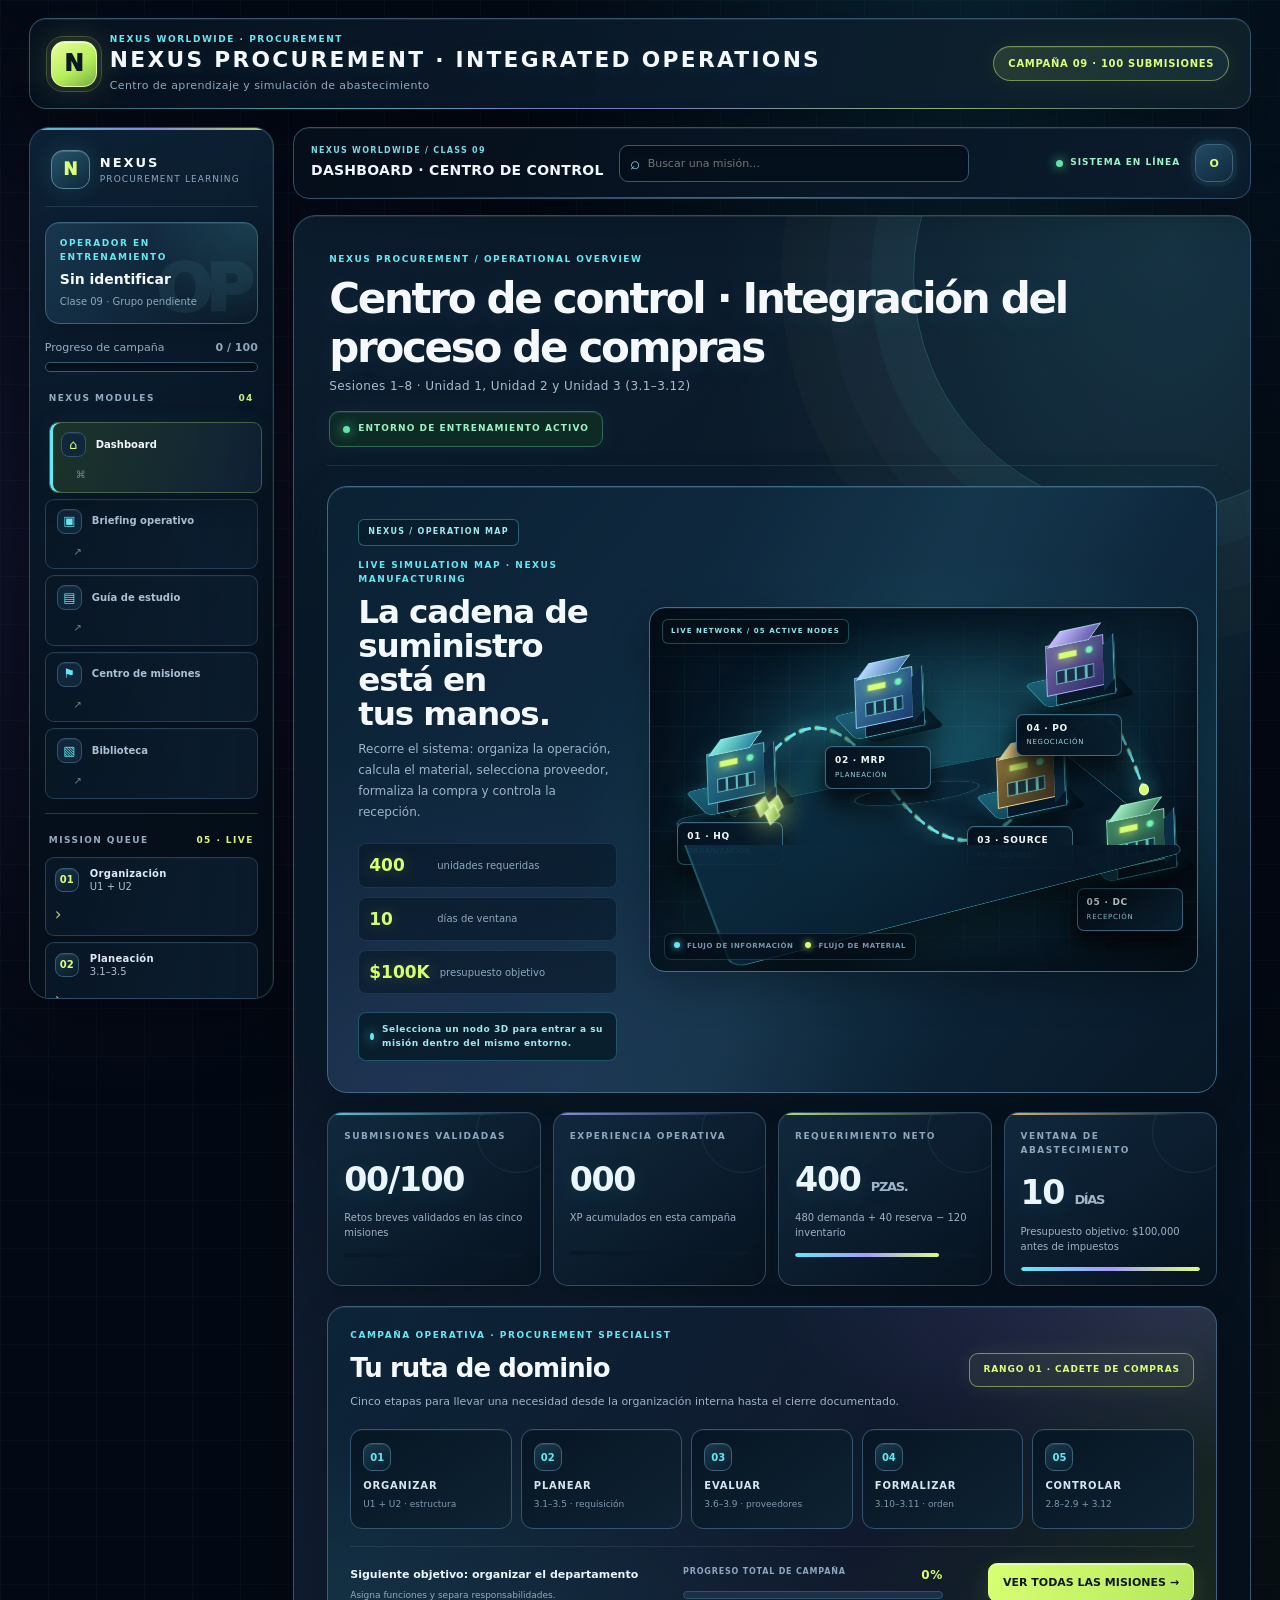
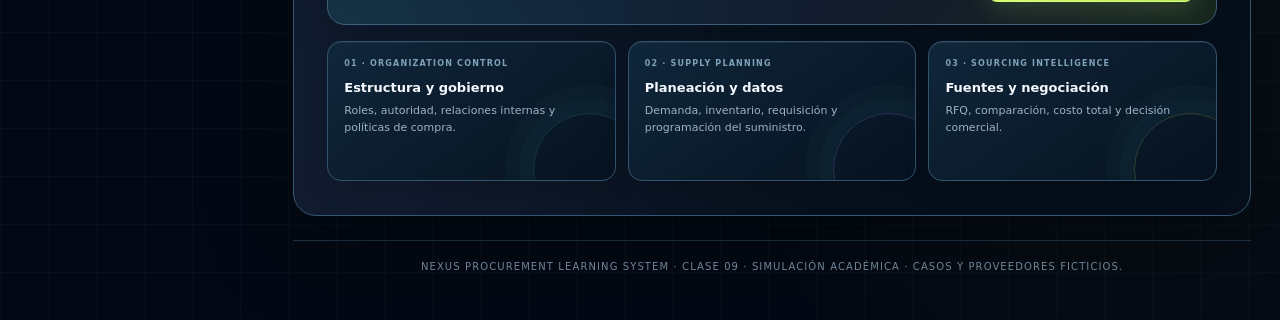
<file: sesion-09-integracion-proceso-compras/index.html>
<!doctype html>
<html lang="es-MX">
<head>
<meta charset="utf-8"><meta name="viewport" content="width=device-width,initial-scale=1,viewport-fit=cover"><meta name="apple-mobile-web-app-capable" content="yes"><meta name="apple-mobile-web-app-status-bar-style" content="black-translucent">
<meta name="theme-color" content="#07111e">
<title>NEXUS | Clase 09 · Integración del proceso de compras</title>

<style>

:root{color-scheme:dark;--bg:#050b15;--panel:#0d1b2c;--panel2:#14273c;--line:#29445f;--ink:#f4f8ff;--muted:#9bb0c6;--lime:#d8ff72;--cyan:#64e7f0;--violet:#a4a2ff;--red:#ff8894;--green:#8fe0ac}
*{box-sizing:border-box}
html{scroll-behavior:smooth}
body{margin:0;min-height:100vh;background:radial-gradient(ellipse at 70% -15%,#183e5b 0,transparent 37%),radial-gradient(ellipse at 3% 32%,#14213e 0,transparent 34%),linear-gradient(rgba(83,145,184,.035) 1px,transparent 1px),linear-gradient(90deg,rgba(83,145,184,.035) 1px,transparent 1px),#050b15;background-size:auto,auto,42px 42px,42px 42px,auto;background-attachment:fixed;color:var(--ink);font:15px/1.55 Inter,system-ui,-apple-system,"Segoe UI",sans-serif}
button,input,select,textarea{font:inherit}button{cursor:pointer}a{color:var(--cyan)}
.shell.class09-shell{display:block!important;width:100%;max-width:1680px;min-height:100vh;margin:0 auto;padding:18px clamp(10px,2vw,30px)}
.class09-shell>.top{display:flex;align-items:center;justify-content:space-between;gap:16px;flex-wrap:wrap;position:relative;margin:0 0 18px;padding:13px 18px;border:1px solid #29445f;border-radius:17px;background:#07111eed;box-shadow:0 14px 45px #0004;backdrop-filter:blur(18px)}
.class09-shell .brand{display:flex;align-items:center;gap:13px;min-width:0}
.class09-shell .logo{width:46px;height:46px;flex:0 0 auto;display:grid;place-items:center;border-radius:14px;background:linear-gradient(145deg,#d8ff72,#91cb52);color:#0b1721;font-size:23px;font-weight:950;box-shadow:0 0 30px #d8ff7230}
.class09-shell .brand h1{margin:0;font-size:clamp(15px,1.55vw,22px);letter-spacing:.075em;line-height:1.2}
.class09-shell .eyebrow{color:var(--cyan);font-size:9px;letter-spacing:.17em;font-weight:900;text-transform:uppercase}
.class09-shell .sub{margin-top:4px;color:#91a8bf;font-size:11px}
.class09-shell .badge{padding:7px 11px;border:1px solid #6d8848;border-radius:99px;background:#d8ff7210;color:var(--lime);font-size:10px;font-weight:900;letter-spacing:.07em}
.class09-layout{display:grid!important;grid-template-columns:278px minmax(0,1fr);gap:20px;margin-top:0!important;align-items:start}
.class09-side{display:block!important;position:sticky!important;top:16px!important;left:auto!important;bottom:auto!important;width:auto!important;max-height:calc(100vh - 32px);overflow:auto;padding:15px;border:1px solid #294762;border-radius:17px;background:linear-gradient(165deg,#10243af5,#081421f7);box-shadow:0 18px 50px #0004;scrollbar-width:thin;transform:none!important}
.n9-sidebar-brand{display:flex;align-items:center;gap:10px;padding:4px 6px 14px;border-bottom:1px solid #243a4e}
.n9-sidebar-mark{width:35px;height:35px;flex:0 0 auto;display:grid;place-items:center;border:1px solid #4d7890;border-radius:10px;background:linear-gradient(145deg,#1a4358,#0d2231);color:var(--lime);font-size:17px;font-weight:950}
.n9-sidebar-brand b{display:block;font-size:13px;letter-spacing:.15em}.n9-sidebar-brand small{display:block;color:#8da7bf;font-size:9px;letter-spacing:.12em}
.n9-operator{margin:13px 0;padding:12px;border:1px solid #365570;border-radius:12px;background:linear-gradient(125deg,#142e45,#0a1725)}
.n9-operator strong{display:block;margin-top:4px;font-size:13px;overflow-wrap:anywhere}.n9-operator small{display:block;margin-top:3px;color:#8fa7bb;font-size:10px}
.n9-progress-label{display:flex;justify-content:space-between;margin:14px 0 6px;color:#9fb2c7;font-size:11px}
.n9-progress-track{height:9px;overflow:hidden;border:1px solid #304962;border-radius:99px;background:#1b3046}
.n9-progress-track span{display:block;width:0;height:100%;background:linear-gradient(90deg,var(--cyan),var(--violet),var(--lime));box-shadow:0 0 14px #64e7f055;transition:width .25s}
.nexus-primary-nav{display:grid!important;grid-template-columns:1fr;gap:5px;margin:16px 0 14px;padding:0 0 14px;border:0;border-bottom:1px solid #243a4e}
.nexus-primary-nav button{display:flex;align-items:center;justify-content:flex-start;gap:10px;width:100%;padding:10px;border:1px solid transparent;border-radius:9px;background:#091725;color:#8fa7bb;text-align:left;font-size:11px;font-weight:750}
.nexus-primary-nav button span{width:24px;height:24px;flex:0 0 auto;display:grid;place-items:center;border:1px solid #35546c;border-radius:7px;background:#10263a;color:var(--cyan);font-size:12px}
.nexus-primary-nav button.active{border-color:var(--cyan);background:linear-gradient(105deg,#203c54,#192b45);box-shadow:inset 3px 0 var(--cyan);color:#f3f8ff}
.n9-queue-title{display:flex;justify-content:space-between;margin:17px 4px 9px;color:#829bb2;font-size:9px;font-weight:900;letter-spacing:.16em}.n9-queue-title span{color:var(--lime)}
.n9-queue{display:grid;gap:6px}
.n9-queue a{display:grid;grid-template-columns:25px 1fr;align-items:center;gap:9px;padding:9px;border:1px solid #243d54;border-radius:9px;background:#091725;color:#afc0d0;text-decoration:none;font-size:10px;line-height:1.35}
.n9-queue a:hover{border-color:var(--cyan);background:#10253a;color:#f4f8ff}
.n9-queue i{width:24px;height:24px;display:grid;place-items:center;border:1px solid #385a72;border-radius:7px;color:var(--lime);font-style:normal;font-weight:900}
.n9-queue b{display:block;color:#dceafa;font-size:10px}
.n9-side-note{margin-top:14px;padding:11px;border:1px solid #72513b;border-radius:10px;background:linear-gradient(110deg,#30251f,#1b1d25);color:#d7c2b1;font-size:10px;line-height:1.5}
.n9-side-note b{display:block;margin-bottom:4px;color:#ffd18a;letter-spacing:.08em}
.n9-page-link{display:inline-flex;align-items:center;justify-content:center;gap:7px;padding:8px 10px;border:1px solid #42647d;border-radius:8px;background:#0a1b2c;font-size:10px;font-weight:850;text-decoration:none}
.class09-main{display:block!important;min-width:0!important;margin:0!important}
.class09-main .nexus-topbar{height:70px;display:flex!important;align-items:center;gap:15px;margin:0 0 16px;padding:0 17px;position:sticky;top:12px;z-index:25;border:1px solid #243b52;border-radius:15px;background:#07111eeb;box-shadow:0 10px 34px #0002;backdrop-filter:blur(18px)}
.n9-top-location{min-width:170px}.n9-top-location span{display:block;color:#76dce4;font-size:8px;font-weight:900;letter-spacing:.16em}.n9-top-location strong{display:block;margin-top:3px;color:#eef6ff;font-size:13px}
.n9-search{display:flex;align-items:center;gap:8px;max-width:350px;flex:1;padding:0 10px;border:1px solid #2c465e;border-radius:9px;background:#081725}
.n9-search span{color:#78dce5;font-size:17px}.n9-search input{min-width:0;width:100%;padding:9px 0;border:0!important;outline:none;background:transparent!important;color:#eef6ff;font-size:11px}
.n9-live{display:flex;align-items:center;gap:7px;margin-left:auto;color:#9cf3c5;font-size:9px;font-weight:900;letter-spacing:.11em;white-space:nowrap}.n9-live i{width:7px;height:7px;border-radius:50%;background:#62e6a6;box-shadow:0 0 11px #62e6a6}
.n9-avatar{width:34px;height:34px;flex:0 0 auto;display:grid;place-items:center;border:1px solid #3d657d;border-radius:10px;background:linear-gradient(145deg,#224b66,#10283a);color:var(--lime);font-size:11px;font-weight:900}
.command-dashboard{display:block!important;position:relative;overflow:hidden;margin:0 0 16px;padding:clamp(18px,2.5vw,30px);border:1px solid #2b4560;border-radius:19px;background:linear-gradient(155deg,#0e1d2ef5,#091522f7);box-shadow:0 18px 50px #0003}
.command-dashboard:before{content:"";position:absolute;right:-100px;top:-150px;width:380px;height:380px;border:1px solid #47718a50;border-radius:50%;box-shadow:0 0 0 36px #47718a12,0 0 0 76px #47718a0b;pointer-events:none}
.command-head{position:relative;display:flex;justify-content:space-between;align-items:flex-start;gap:16px;flex-wrap:wrap}
.command-head h2{margin:8px 0 5px;font-size:clamp(23px,3vw,34px);letter-spacing:-.04em;line-height:1.15}
.command-head p{margin:0;color:#a9bdd2;font-size:12px}
.n9-command-status{display:flex;align-items:center;gap:8px;padding:8px 11px;border:1px solid #2f6b57;border-radius:8px;background:#0d2a25;color:#9cf3c5;font-size:9px;font-weight:900;letter-spacing:.12em}
.n9-command-status i{width:7px;height:7px;border-radius:50%;background:#62e6a6;box-shadow:0 0 12px #62e6a6}
.command-kpis{position:relative;display:grid;grid-template-columns:repeat(4,minmax(0,1fr));gap:11px;margin:19px 0 16px}
.command-kpi{position:relative;min-width:0;overflow:hidden;padding:15px;border:1px solid #2a435a;border-radius:12px;background:linear-gradient(145deg,#11243a,#0a1624)}
.command-kpi:after{content:"";position:absolute;right:-18px;top:-22px;width:80px;height:80px;border:1px solid #41627a45;border-radius:50%;pointer-events:none}
.kpi-label{display:block;color:#8da7bf;font-size:9px;font-weight:900;letter-spacing:.13em}
.command-kpi strong{display:block;margin:8px 0 2px;color:#eaf5ff;font-size:clamp(23px,2.4vw,31px);letter-spacing:-.04em}
.command-kpi>span:last-of-type{display:block;min-height:28px;color:#9eb2c7;font-size:10px;line-height:1.4}
.kpi-track{height:3px;overflow:hidden;margin-top:11px;border-radius:8px;background:#20374c}.kpi-track i{display:block;width:0;height:100%;border-radius:8px;background:linear-gradient(90deg,var(--cyan),var(--violet),var(--lime))}
.nexus-progression{position:relative;overflow:hidden;margin:17px 0 2px;padding:19px;border:1px solid #38536e;border-radius:17px;background:radial-gradient(ellipse at 95% 0%,#273b642c,transparent 36%),linear-gradient(125deg,#0d2339,#11152b 65%,#1c2b22)}
.n9-progression-head{display:flex;justify-content:space-between;align-items:center;gap:12px;flex-wrap:wrap}.n9-progression-head h3{margin:5px 0;font-size:20px}.n9-progression-sub{max-width:620px;color:#9fb2c7;font-size:11px}
.n9-rank-chip{padding:8px 11px;border:1px solid #52734b;border-radius:9px;background:#d8ff7210;color:var(--lime);font-size:9px;font-weight:900;letter-spacing:.1em}
.n9-stage-track{display:grid;grid-template-columns:repeat(5,minmax(0,1fr));gap:8px;margin-top:15px}
.n9-stage{display:block;min-width:0;padding:11px 9px;border:1px solid #2c455c;border-radius:10px;background:#081725;text-decoration:none}
.n9-stage b{display:block;color:#d8e5f1;font-size:9px;letter-spacing:.04em}.n9-stage span{display:block;margin-top:4px;color:#7f99b0;font-size:8px}
.n9-stage em{width:22px;height:22px;display:inline-grid;place-items:center;margin-bottom:7px;border:1px solid #3c6178;border-radius:7px;color:var(--cyan);font-size:10px;font-style:normal;font-weight:900}
.n9-stage.done{border-color:#3b8a69;background:#0c261f}.n9-stage.done em{border-color:#4d9b73;background:#123c2c;color:#b6f3d0}
.n9-progress-footer{display:flex;justify-content:space-between;align-items:center;gap:15px;flex-wrap:wrap;margin-top:14px;padding-top:12px;border-top:1px solid #ffffff16}
.n9-progress-footer strong{color:#eaf5ff;font-size:11px}.n9-progress-footer small{display:block;margin-top:3px;color:#93a9be;font-size:9px}
.n9-mini-progress{width:min(220px,100%);height:7px;overflow:hidden;border-radius:99px;background:#1a3046}.n9-mini-progress i{display:block;width:0;height:100%;background:linear-gradient(90deg,var(--cyan),var(--violet),var(--lime))}
.n9-module-grid{display:grid;grid-template-columns:repeat(3,minmax(0,1fr));gap:10px;margin-top:14px}
.n9-module{min-height:125px;padding:13px;border:1px solid #29445d;border-radius:12px;background:linear-gradient(150deg,#102237,#091522)}
.n9-module small{display:block;color:#7fa0b9;font-size:8px;font-weight:900;letter-spacing:.12em}.n9-module b{display:block;margin:7px 0 4px;font-size:12px}.n9-module p{margin:0;color:#9fb2c5;font-size:10px;line-height:1.45}
.class-main-content{display:block!important;min-width:0;margin-top:17px}
.class-main-content .section{display:none!important}
.class-main-content .section.active{display:block!important}
.class-main-content .card{margin:0 0 14px;padding:clamp(16px,2vw,23px);border:1px solid #29445f;border-radius:15px;background:linear-gradient(155deg,#102137f2,#0a1625f7);box-shadow:0 14px 36px #0002}
.class-main-content .card h2{color:#f1f6ff;font-size:clamp(19px,2vw,25px);line-height:1.2}
.class-main-content .card h3{color:#dceafa;font-size:16px}
.class-main-content .card p,.class-main-content .card li{color:#b8c9da}
.class-main-content .kicker{color:var(--cyan);font-size:9px;font-weight:900;letter-spacing:.17em}
.class-main-content .mission{position:relative;scroll-margin-top:105px}
.class-main-content .mission:before{content:"";position:absolute;top:18px;bottom:18px;left:0;width:3px;border-radius:6px;background:linear-gradient(180deg,var(--cyan),var(--violet),var(--lime))}
.class-main-content .bridge{margin:12px 0 15px;padding:12px 14px;border:1px solid #2c6570;border-left:3px solid var(--cyan);border-radius:9px;background:linear-gradient(110deg,#0c2d3d,#101b2d)}
.class-main-content .bridge b{color:#9df5eb;font-size:9px;letter-spacing:.13em}.class-main-content .bridge p{margin:5px 0;color:#c0cfdf;font-size:11px}.class-main-content .bridge a{font-size:11px;font-weight:850;text-decoration:none}
.class-main-content .question{margin:12px 0;padding:13px;border:1px solid #354f6a;border-radius:11px;background:linear-gradient(145deg,#0a1726,#10233a)}
.class-main-content .question p{margin:0 0 9px;color:var(--ink);font-weight:750}
.class-main-content .option{display:flex!important;align-items:flex-start;gap:8px;margin:6px 0!important;padding:8px 9px;border:1px solid transparent;border-radius:8px;background:#0e2132;color:#d0dce5!important;font-size:13px;cursor:pointer}
.class-main-content .option:hover{border-color:#446580;background:#172c42}
.class-main-content .option input{width:auto;margin:3px 0 0;accent-color:var(--lime)}
.class-main-content .feedback{display:none;margin:11px 0 0;padding:12px;border:1px solid #3d735c;border-radius:9px;background:#102e28;color:#c8f3df;font-size:13px;line-height:1.7}
.class-main-content .feedback.bad{border-color:#75434b;background:#351c25;color:#ffd0d0}
.class-main-content .hint{display:none;margin:10px 0;padding:11px 13px;border-left:3px solid #d9ae58;border-radius:0 9px 9px 0;background:#2d281c;color:#f3e2b7;font-size:13px}
.class-main-content .actions{display:flex;gap:8px;flex-wrap:wrap;margin-top:12px}
.class-main-content .btn,.n9-progress-footer .btn{display:inline-flex;align-items:center;justify-content:center;padding:10px 14px;border:1px solid #45617d;border-radius:9px;background:linear-gradient(130deg,#203b55,#172a40);color:var(--ink);font-size:11px;font-weight:850;text-decoration:none;cursor:pointer}
.class-main-content .btn.primary,.n9-progress-footer .btn.primary{border-color:var(--lime);background:linear-gradient(110deg,#d8ff72,#b5e75e);color:#101a12}
.class-main-content .formgrid{display:grid;grid-template-columns:repeat(2,minmax(0,1fr));gap:12px}
.class-main-content label{display:block;margin:9px 0 5px;color:#a9bdd2;font-size:12px;font-weight:800}
.class-main-content input:not([type=radio]),.class-main-content select,.class-main-content textarea{width:100%;padding:10px;border:1px solid #38536f;border-radius:8px;background:#071320;color:var(--ink);font:inherit}
.class-main-content input[type=radio]{accent-color:var(--lime)}
.class-main-content .muted{color:#9bb0c6}
.class-main-content .pill{display:inline-block;margin:2px;padding:4px 9px;border:1px solid #2c6270;border-radius:99px;background:#17394a;color:var(--cyan);font-size:10px}
.class-main-content .callout{margin:13px 0;padding:12px 14px;border-left:3px solid var(--cyan);border-radius:0 9px 9px 0;background:#102d3b;color:#c9d8e6}
.class-main-content .callout.gold{border-left-color:#d9ae58;background:#30291b}
.class-main-content .grid{display:grid;grid-template-columns:repeat(2,minmax(0,1fr));gap:12px}
.class-main-content .stats{display:grid;grid-template-columns:repeat(3,1fr);gap:9px;margin:14px 0}
.class-main-content .stat{padding:12px;border:1px solid #29445f;border-radius:10px;background:linear-gradient(145deg,#10243a,#091725)}
.class-main-content .stat small{display:block;color:#9bb0c6;font-size:10px;text-transform:uppercase}.class-main-content .stat b{color:var(--lime);font-size:22px}
.class-main-content .progress{height:8px;overflow:hidden;border:1px solid #304962;border-radius:99px;background:#1b3046}.class-main-content .progress span{display:block;width:0;height:100%;background:linear-gradient(90deg,var(--cyan),var(--lime))}
.class-main-content .route{display:flex;gap:7px;flex-wrap:wrap;margin:12px 0}.class-main-content .route span{padding:7px 9px;border:1px solid #304c64;border-radius:8px;background:#091827;color:#c7d6e0;font-size:10px}
.class-main-content .tablewrap{overflow:auto;margin:12px 0;border-radius:10px}
.class-main-content table{width:100%;min-width:520px;border-collapse:separate;border-spacing:0;font-size:13px}
.class-main-content th,.class-main-content td{padding:9px;border-bottom:1px solid #29445f;text-align:left}
.class-main-content th{background:#1b3550;color:#dceafa}.class-main-content td{background:#091827;color:#c9d8e6}
.class-main-content .section a:not(.btn){color:var(--cyan)}
.class09-shell .footer{margin-top:24px;padding:18px 0;border-top:1px solid #22384d;color:#8199ae;font-size:10px;text-align:center}
@media(max-width:1120px){.class09-layout{grid-template-columns:238px minmax(0,1fr)}.command-kpis{grid-template-columns:repeat(2,minmax(0,1fr))}.n9-module-grid{grid-template-columns:repeat(2,minmax(0,1fr))}}
@media(max-width:850px){.class09-layout{grid-template-columns:1fr}.class09-side{position:relative!important;top:auto!important;max-height:none}.nexus-primary-nav{grid-template-columns:repeat(4,minmax(0,1fr))!important;border:0!important;padding:0!important;margin:12px 0!important}.nexus-primary-nav button{justify-content:center!important;flex-direction:column!important;gap:4px!important;padding:8px 5px!important;font-size:9px!important;text-align:center!important}.nexus-primary-nav button span{width:28px;height:25px}.class09-main .nexus-topbar{top:0}.n9-search{display:none}.n9-live{margin-left:auto}.command-kpis{grid-template-columns:repeat(2,minmax(0,1fr))}.n9-stage-track{grid-template-columns:repeat(5,minmax(0,1fr))}}
@media(max-width:560px){.shell.class09-shell{padding:9px}.class09-shell>.top{padding:10px}.class09-shell .logo{width:38px;height:38px}.class09-shell .brand h1{font-size:13px}.class09-shell .brand .sub{font-size:10px}.class09-shell .badge{font-size:8px}.class09-side{padding:11px}.nexus-primary-nav{grid-template-columns:repeat(4,minmax(0,1fr))!important}.n9-queue{grid-template-columns:repeat(3,minmax(0,1fr))}.class09-main .nexus-topbar{height:58px;padding:0 10px}.n9-top-location span{font-size:7px}.n9-top-location strong{font-size:11px}.n9-live{font-size:8px}.command-kpis{gap:7px}.command-kpi{padding:11px}.command-kpi strong{font-size:22px}.n9-stage-track{grid-template-columns:repeat(2,minmax(0,1fr))}.n9-stage:last-child{grid-column:span 2}.n9-module-grid,.class-main-content .grid,.class-main-content .formgrid{grid-template-columns:1fr}.class-main-content .card{padding:14px}.class-main-content table{min-width:500px}.class-main-content .stats{grid-template-columns:repeat(2,minmax(0,1fr))}.class-main-content .stat:last-child{grid-column:span 2}}
@media(prefers-reduced-motion:reduce){*,*::before,*::after{scroll-behavior:auto!important;animation-duration:.01ms!important;transition-duration:.01ms!important}}
@media print{body{background:white!important;color:#111!important}.class09-side,.nexus-topbar,.command-dashboard,.class09-shell>.top{display:none!important}.class09-layout{display:block!important}.class-main-content .section{display:block!important}.class-main-content .card{background:white!important;color:#111!important;box-shadow:none;break-inside:avoid}.class-main-content .card p,.class-main-content .card li,.class-main-content td{color:#222!important}}


.mission-topline{display:flex;align-items:center;justify-content:space-between;gap:10px;flex-wrap:wrap;margin-bottom:8px}
.mission-time{border:1px solid #58714a;background:#d8ff7210;color:#d8ff72;border-radius:99px;padding:5px 9px;font-size:9px;font-weight:900;letter-spacing:.1em}
.sprint-overview{border-color:#47627b!important;background:radial-gradient(ellipse at 92% 0%,#263e5b55,transparent 40%),linear-gradient(145deg,#142d44,#0a1727)!important}
.sprint-control{display:flex;align-items:center;justify-content:space-between;gap:15px;flex-wrap:wrap;margin:15px 0;padding:14px 16px;border:1px solid #3b5872;border-radius:12px;background:#081725}
.sprint-control strong{display:block;font-size:30px;line-height:1.15;color:#d8ff72;font-variant-numeric:tabular-nums}
.sprint-control small{display:block;margin-top:4px;color:#8fa8bf;font-size:10px}
.sprint-buttons{display:flex;gap:7px;flex-wrap:wrap}
.time-route{display:grid;grid-template-columns:repeat(7,minmax(0,1fr));gap:6px;margin:13px 0}
.time-route span{padding:8px 6px;border:1px solid #2a475f;border-radius:8px;background:#091827;color:#8ea7bb;text-align:center;font-size:8px;letter-spacing:.04em}
.time-route b{display:block;color:#e6f2ff;font-size:11px;margin-top:3px}
.rubric-explainer{display:grid;gap:4px;padding:11px 13px;border-left:3px solid #a4a2ff;border-radius:0 9px 9px 0;background:#171d36;color:#bbc9db;font-size:10px;line-height:1.55}
.rubric-explainer b{color:#c5c4ff;font-size:11px}
.scenario-grid{display:grid;grid-template-columns:repeat(2,minmax(0,1fr));gap:10px;margin:13px 0}
.scenario-stat{padding:12px;border:1px solid #2c465d;border-radius:10px;background:linear-gradient(140deg,#10243a,#091725)}
.scenario-stat small{display:block;color:#86a0b8;font-size:8px;letter-spacing:.13em;font-weight:900}
.scenario-stat b{display:block;margin:5px 0;color:#e8f4ff;font-size:14px}
.scenario-stat span{display:block;color:#9cb1c4;font-size:10px}
.open-lab{margin:14px 0;padding:15px;border:1px solid #3a5470;border-radius:12px;background:linear-gradient(145deg,#0d2033,#091624)}
.open-prompt{display:grid;gap:4px;margin-bottom:10px}
.open-prompt>span{color:#64e7f0;font-size:9px;font-weight:900;letter-spacing:.14em}
.open-prompt>b{color:#f0f6ff;font-size:14px}
.open-prompt p{margin:0;color:#9fb3c7;font-size:11px;line-height:1.6}
.open-answer{display:block;width:100%;min-height:112px;padding:12px;border:1px solid #3b5874;border-radius:9px;background:#06121f;color:#f2f7ff;font:13px/1.6 Inter,system-ui,sans-serif;resize:vertical}
.open-answer:focus{outline:2px solid #64e7f088;border-color:#64e7f0}
.open-answer::placeholder{color:#5f7890}
.open-actions{display:flex;justify-content:space-between;align-items:center;gap:8px;flex-wrap:wrap;margin-top:9px}
.word-meter{color:#7f98af;font-size:9px;font-variant-numeric:tabular-nums}
.model-answer{margin-top:10px;border:1px dashed #42617c;border-radius:9px;background:#0a1928;padding:9px 11px;color:#aebfd0}
.model-answer summary{cursor:pointer;color:#b8cdf0;font-size:10px;font-weight:850}
.model-answer p{margin:9px 0 2px;color:#c3d0dd!important;font-size:11px;line-height:1.65}
.class-main-content .feedback{padding:13px!important}
.feedback-score{display:flex;align-items:center;gap:9px;margin:8px 0}
.feedback-score strong{color:#d8ff72;font-size:15px}
.feedback-score-track{height:6px;flex:1;border-radius:99px;background:#1c3448;overflow:hidden}
.feedback-score-track i{display:block;height:100%;background:linear-gradient(90deg,#64e7f0,#d8ff72)}
.feedback-points{display:grid;grid-template-columns:repeat(2,minmax(0,1fr));gap:5px;margin-top:9px}
.feedback-point{padding:6px 8px;border-radius:7px;background:#091b2a;color:#9eb5c8;font-size:10px}
.feedback-point.ok{border:1px solid #285944;color:#a6e8c2}
.feedback-point.miss{border:1px solid #6b4543;color:#f1b8b5}
.feedback-next{margin-top:9px;padding:9px 10px;border-left:3px solid #d9ae58;background:#2a251c;border-radius:0 7px 7px 0;color:#e9d9b6;font-size:10px}
@media(max-width:850px){.time-route{grid-template-columns:repeat(4,minmax(0,1fr))}}
@media(max-width:560px){.time-route{grid-template-columns:repeat(2,minmax(0,1fr))}.scenario-grid{grid-template-columns:1fr}.feedback-points{grid-template-columns:1fr}.sprint-control strong{font-size:25px}}


/* GAME LAYER · 3D SUPPLY-CHAIN WORLD */
.n9-world-panel{display:grid;grid-template-columns:minmax(240px,.72fr) minmax(420px,1.28fr);gap:14px;align-items:center;position:relative;margin:18px 0 16px;padding:15px;border:1px solid #31506b;border-radius:17px;background:radial-gradient(ellipse at 75% 45%,#1b536255,transparent 48%),linear-gradient(135deg,#0b1c2d,#10263a 55%,#0b1726);box-shadow:inset 0 1px #ffffff12,0 14px 38px #0003;overflow:hidden}
.n9-world-copy{position:relative;z-index:2;padding:8px 10px}
.n9-world-copy h3{max-width:350px;margin:9px 0 8px;color:#f3f8ff;font-size:clamp(18px,2.1vw,27px);line-height:1.12;letter-spacing:-.035em}
.n9-world-copy p{max-width:350px;margin:0;color:#9eb5ca;font-size:11px;line-height:1.65}
.n9-world-stats{display:grid;gap:7px;margin-top:16px}
.n9-world-stats span{display:flex;align-items:center;gap:10px;color:#8fa9bf;font-size:10px}
.n9-world-stats b{min-width:53px;color:#d8ff72;font-size:15px;font-variant-numeric:tabular-nums}
.n9-world-tip{display:flex;align-items:center;gap:8px;margin-top:15px;padding:8px 10px;border:1px solid #2e6171;border-radius:8px;background:#08202d;color:#9eeaf0;font-size:9px;font-weight:850;letter-spacing:.06em}
.n9-world-tip i{width:7px;height:7px;border-radius:50%;background:#64e7f0;box-shadow:0 0 12px #64e7f0}
.n9-world-viewport{height:320px;min-width:0;position:relative;overflow:hidden;border:1px solid #2a4b64;border-radius:13px;background:radial-gradient(ellipse at 50% 50%,#1647655c,transparent 65%),linear-gradient(145deg,#071522,#0a1d2d);perspective:950px;isolation:isolate}
.n9-world-viewport:before{content:"";position:absolute;inset:0;z-index:0;background:linear-gradient(120deg,transparent 20%,#64e7f008 50%,transparent 80%),repeating-linear-gradient(0deg,transparent 0 34px,#6cb7cb0b 35px),repeating-linear-gradient(90deg,transparent 0 34px,#6cb7cb0b 35px);mask-image:linear-gradient(transparent,#000 20%,#000 85%,transparent)}
.n9-world-glow{position:absolute;width:360px;height:260px;left:50%;top:50%;transform:translate(-50%,-50%);border-radius:50%;background:#2bc8d414;filter:blur(35px)}
.n9-world-space{position:absolute;inset:0;transform-style:preserve-3d;--tilt-x:0deg;--tilt-y:0deg;transition:transform .18s ease-out;transform:rotateX(var(--tilt-x)) rotateY(var(--tilt-y))}
.n9-world-floor{position:absolute;left:50%;top:55%;width:76%;height:65%;transform:translate(-50%,-50%) rotateX(61deg) rotateZ(-23deg) translateZ(-32px);transform-style:preserve-3d;border:1px solid #3b829355;border-radius:14px;background:linear-gradient(rgba(80,210,223,.14) 1px,transparent 1px),linear-gradient(90deg,rgba(80,210,223,.14) 1px,transparent 1px),linear-gradient(145deg,#0c3248dd,#091a2c);background-size:28px 28px,28px 28px,auto;box-shadow:0 28px 55px #0009,0 0 35px #22c7d31a}
.n9-world-path{position:absolute;inset:0;width:100%;height:100%;overflow:visible;z-index:1;filter:drop-shadow(0 0 7px #64e7f0aa)}
.n9-world-path path{fill:none;stroke-linecap:round;stroke-linejoin:round}
.n9-world-path .path-shadow{stroke:#d8ff72;stroke-width:5;stroke-dasharray:3 15;opacity:.35}
.n9-world-path .path-line{stroke:#64e7f0;stroke-width:2.2;stroke-dasharray:9 8;animation:n9RouteFlow 14s linear infinite}
.n9-world-path circle{fill:#d8ff72;stroke:#eaffc6;stroke-width:1.4}
@keyframes n9RouteFlow{to{stroke-dashoffset:-170}}
.n9-world-node{position:absolute;z-index:3;width:112px;height:116px;padding:0;border:0;background:transparent;color:inherit;transform-style:preserve-3d;cursor:pointer;transition:filter .2s ease,transform .2s ease;filter:drop-shadow(0 12px 10px #0008)}
.n9-world-node:hover,.n9-world-node:focus-visible{filter:drop-shadow(0 0 14px #64e7f0aa);outline:none;transform:translateY(-7px) scale(1.05)}
.node-factory{left:5%;top:34%}.node-planning{left:32%;top:13%}.node-supplier{left:58%;top:35%}.node-po{left:67%;top:4%}.node-warehouse{left:78%;top:52%}
.n9-node-platform{position:absolute;left:16px;top:38px;width:80px;height:54px;transform:rotateX(61deg) rotateZ(-25deg);border:1px solid #54c7d077;border-radius:8px;background:linear-gradient(135deg,#164f68,#0c263b);box-shadow:0 0 18px #36cad733,12px 12px 0 #07111d}
.n9-node-block{position:absolute;left:30px;top:17px;width:58px;height:51px;transform:skewY(-10deg) rotateZ(-2deg);transform-style:preserve-3d;background:linear-gradient(135deg,#2a7890,#123e59);border:1px solid #6de4e5aa;box-shadow:9px 9px 0 #092336,9px 9px 0 1px #3d8c9b}
.n9-node-block:before{content:"";position:absolute;left:7px;right:7px;top:-13px;height:13px;background:linear-gradient(90deg,#83e7df,#2c879f);transform:skewX(-42deg);border:1px solid #a2f5e7aa}
.n9-node-block:after{content:"";position:absolute;right:-11px;top:5px;width:10px;height:46px;background:#0b2c43;transform:skewY(-42deg);border-right:1px solid #4fa7b4}
.n9-node-block i{position:absolute;left:9px;right:9px;bottom:9px;height:14px;border:1px solid #75d8d4;background:repeating-linear-gradient(90deg,#0d283b 0 7px,#6cd8d0 8px 10px);opacity:.8}
.n9-node-block b{position:absolute;left:12px;top:9px;width:18px;height:6px;background:#d8ff72;box-shadow:0 0 12px #d8ff72}
.n9-node-block em{position:absolute;right:10px;top:8px;width:7px;height:7px;border-radius:50%;background:#72f3b1;box-shadow:0 0 12px #72f3b1}
.node-planning .n9-node-block{background:linear-gradient(135deg,#3e7fa2,#1b3d70);border-color:#93c6ff}
.node-planning .n9-node-block:before{background:linear-gradient(90deg,#b5d7ff,#477bb4)}
.node-supplier .n9-node-block{background:linear-gradient(135deg,#8c7137,#3e3425);border-color:#f3d38a}
.node-supplier .n9-node-block:before{background:linear-gradient(90deg,#ffe2a0,#b58a3e)}
.node-po .n9-node-block{background:linear-gradient(135deg,#7166a5,#312e69);border-color:#b9acff}
.node-po .n9-node-block:before{background:linear-gradient(90deg,#c5bbff,#665fb0)}
.node-warehouse .n9-node-block{background:linear-gradient(135deg,#3c8465,#1b4439);border-color:#8de5b4}
.node-warehouse .n9-node-block:before{background:linear-gradient(90deg,#a1ecc1,#438b6b)}
.n9-node-label{position:absolute;left:4px;top:88px;min-width:98px;padding:5px 7px;border:1px solid #345b73;border-radius:7px;background:#071522eb;text-align:left;box-shadow:0 6px 14px #0006}
.n9-node-label b{display:block;color:#e9f5ff;font-size:8px;letter-spacing:.08em}
.n9-node-label small{display:block;color:#8ba8be;font-size:7px;letter-spacing:.1em}
.n9-world-cargo{position:absolute;left:20%;top:52%;width:28px;height:22px;z-index:5;transform:rotate(-25deg);animation:n9CargoMove 9s ease-in-out infinite;filter:drop-shadow(0 0 8px #d8ff72)}
.n9-world-cargo span{position:absolute;width:12px;height:12px;border:1px solid #efffb8;background:linear-gradient(135deg,#eaffaa,#7baf44);transform:skewY(-18deg)}
.n9-world-cargo span:nth-child(2){left:11px;top:4px}.n9-world-cargo span:nth-child(3){left:5px;top:10px}
@keyframes n9CargoMove{0%{left:18%;top:51%}30%{left:38%;top:40%}56%{left:61%;top:54%}80%{left:75%;top:38%}100%{left:18%;top:51%}}
.n9-world-orbit{position:absolute;left:49%;top:51%;width:132px;height:48px;border:1px solid #64e7f045;border-radius:50%;transform:translate(-50%,-50%) rotateX(68deg) rotateZ(-21deg);box-shadow:0 0 16px #64e7f01b}
.n9-world-legend{position:absolute;left:12px;bottom:9px;display:flex;gap:12px;flex-wrap:wrap;color:#7996ad;font-size:7px;font-weight:900;letter-spacing:.08em}
.n9-world-legend i{display:inline-block;width:6px;height:6px;border-radius:50%;margin-right:4px}
.legend-cyan{background:#64e7f0;box-shadow:0 0 7px #64e7f0}.legend-lime{background:#d8ff72;box-shadow:0 0 7px #d8ff72}
.n9-total-progress{width:min(260px,100%)}
.n9-total-progress-head{display:flex;justify-content:space-between;gap:8px;margin-bottom:6px;color:#8da7bf;font-size:8px;font-weight:900;letter-spacing:.1em}
.n9-total-progress-head b{color:#d8ff72;font-size:12px}
.n9-mini-progress{width:100%;height:8px;border-radius:99px;background:#1a3046;overflow:hidden;border:1px solid #31506a}
.n9-mini-progress i{transition:width .4s ease}
.n9-mission-progress{margin:11px 0 16px;padding:10px 12px;border:1px solid #2d4861;border-radius:10px;background:linear-gradient(110deg,#0a1b2a,#12273a)}
.n9-mission-progress-head,.n9-mission-progress-foot{display:flex;align-items:center;justify-content:space-between;gap:8px}
.n9-mission-progress-head span{color:#8da7bf;font-size:8px;font-weight:900;letter-spacing:.13em}
.n9-mission-progress-head b{color:#d8ff72;font-size:12px;font-variant-numeric:tabular-nums}
.n9-mission-progress-track{height:7px;overflow:hidden;margin:7px 0 6px;border:1px solid #304b63;border-radius:99px;background:#06121e}
.n9-mission-progress-track i{display:block;width:0;height:100%;border-radius:99px;background:linear-gradient(90deg,#64e7f0,#a4a2ff,#d8ff72);box-shadow:0 0 12px #64e7f044;transition:width .35s cubic-bezier(.2,.8,.2,1)}
.n9-mission-progress-foot small{color:#7e97ad;font-size:8px}
.n9-mission-progress-foot small:last-child{color:#abc0d2}
.n9-mission-progress.is-complete{border-color:#398564;background:linear-gradient(110deg,#0c3027,#102c35)}
.n9-mission-progress.is-complete .n9-mission-progress-head b{color:#8fe0ac}
.mission-topline{align-items:center}
.n9-world-node:focus-visible{outline:2px solid #d8ff72;outline-offset:4px}
@media(max-width:1050px){.n9-world-panel{grid-template-columns:1fr}.n9-world-copy{padding:5px 5px 0}.n9-world-copy h3,.n9-world-copy p{max-width:700px}.n9-world-stats{grid-template-columns:repeat(3,1fr)}}
@media(max-width:700px){.n9-world-viewport{height:280px}.n9-world-node{transform:scale(.82);transform-origin:top left}.node-factory{left:1%;top:38%}.node-planning{left:23%;top:12%}.node-supplier{left:46%;top:40%}.node-po{left:58%;top:3%}.node-warehouse{left:72%;top:55%}.n9-node-label{min-width:85px}.n9-world-stats{grid-template-columns:1fr}.n9-world-legend{font-size:6px}.n9-total-progress{width:100%}}
@media(prefers-reduced-motion:reduce){.n9-world-path .path-line,.n9-world-cargo{animation:none!important}}

/* NEXUS IN-APP EXPERIENCE · navegación nativa sin recargas */
.n9-window-launcher{display:grid!important;gap:6px!important}
.n9-window-launcher .n9-launcher{display:grid;grid-template-columns:25px 1fr;align-items:center;gap:10px;width:100%;padding:9px 10px;border:1px solid #263f57;border-radius:9px;background:linear-gradient(105deg,#0a1928,#102238);color:#adc1d4;text-decoration:none;font-size:11px;transition:transform .2s,border-color .2s,background .2s,box-shadow .2s}
.n9-window-launcher .n9-launcher:hover,.n9-window-launcher .n9-launcher.is-active{transform:translateX(3px);border-color:var(--cyan);background:linear-gradient(105deg,#13344a,#192d47);box-shadow:0 5px 18px #0004;color:#f3f8ff}
.n9-window-launcher .n9-launcher span{display:grid;place-items:center;width:25px;height:25px;border:1px solid #35546c;border-radius:7px;background:#10263a;color:var(--cyan);font-size:13px}
.n9-window-launcher .n9-launcher b{font-size:10px;font-weight:800}
.n9-queue a{position:relative;grid-template-columns:26px 1fr;padding-right:7px;transition:transform .2s,border-color .2s,background .2s}
.n9-queue a:hover,.n9-queue a.is-active{transform:translateX(3px);border-color:var(--lime);background:#142b3c;box-shadow:0 5px 18px #0004}
.n9-queue a:after{content:"›";color:var(--lime);font-size:17px;opacity:.8}
.n9-queue a i{font-size:10px}
.n9-launcher-title{margin-top:18px}
.n9-window-hint{padding:8px 10px;margin:7px 0 12px;border:1px dashed #385772;border-radius:8px;color:#91a9bf;font-size:9px;line-height:1.45}
.n9-window-hint b{color:var(--lime)}
/* View changes feel like entering a new game scene, not loading a new page */
.class-main-content .section{display:none!important;opacity:0;transform:translateY(12px) scale(.995)}
.class-main-content .section.active{display:block!important;animation:n9SceneEnter .34s cubic-bezier(.2,.75,.25,1) both}
@keyframes n9SceneEnter{to{opacity:1;transform:translateY(0) scale(1)}}
.n9-scene-transition{pointer-events:none}
.n9-scene-transition .class-main-content{filter:brightness(.82);transition:filter .18s}
.n9-scene-header{display:flex;align-items:center;justify-content:space-between;gap:12px;margin:0 0 13px;padding:10px 13px;border:1px solid #2c4c66;border-radius:11px;background:linear-gradient(100deg,#0b1d2d,#14283d);color:#9db5ca;font-size:9px;letter-spacing:.12em}
.n9-scene-header b{color:var(--lime);font-size:10px}
.n9-back-control{display:inline-flex;align-items:center;gap:7px;padding:7px 10px;border:1px solid #38546d;border-radius:8px;background:#0b1a29;color:#c9d8e6;font-size:10px;font-weight:850;cursor:pointer}
.n9-back-control:hover{border-color:var(--cyan);color:#fff}
body.n9-mission-focus #misiones>.sprint-overview{display:none!important}
body.n9-mission-focus #misiones>.mission:not(.selected-mission){display:none!important}
body.n9-mission-focus #misiones>.mission.selected-mission{display:block!important;animation:n9SceneEnter .35s ease both}
body.n9-mission-focus #misiones>.mission.selected-mission .mission-topline{position:relative}
.n9-mission-focus-banner{display:flex;align-items:center;justify-content:space-between;gap:12px;margin:0 0 13px;padding:11px 14px;border:1px solid #54734b;border-radius:11px;background:linear-gradient(100deg,#1c342b,#102235);color:#d9e9d9}
.n9-mission-focus-banner strong{color:var(--lime);font-size:10px;letter-spacing:.1em}
.n9-mission-focus-banner small{display:block;color:#9fb7c9;font-size:9px}
.n9-mission-focus-banner button{padding:8px 11px;border:1px solid #54734b;border-radius:8px;background:#172b26;color:#d9ffb5;font-size:10px;font-weight:850;cursor:pointer}
.n9-progress-track span,.n9-mini-progress i,.n9-mission-progress>div{transition:width .35s ease}
@media(max-width:850px){.n9-window-launcher .n9-launcher{grid-template-columns:24px 1fr;padding:7px 5px}.n9-window-launcher .n9-launcher b{font-size:9px}.n9-scene-header{align-items:flex-start;flex-direction:column}}
@media(prefers-reduced-motion:reduce){.class-main-content .section.active{animation:none!important}.class-main-content .section{transform:none!important;opacity:1!important}}

/* NEXUS CLASS 09 · GAME COMMAND DASHBOARD */
body.n9-dashboard-view .class-main-content{display:none!important}
body.n9-dashboard-view .command-dashboard{display:block!important}
body.n9-section-view .command-dashboard{display:none!important}
body.n9-section-view .class-main-content{display:block!important}
body.n9-dashboard-view .n9-scene-header{display:none!important}
.n9-launcher[href="#dashboard"]{border-color:#45664b!important;background:linear-gradient(110deg,#1c3428,#102238)!important}
.n9-launcher[href="#dashboard"] span{color:var(--lime)!important}
.command-dashboard .n9-world-panel{min-height:350px}
.command-dashboard .n9-world-viewport{min-height:290px}
.n9-dashboard-shortcuts{display:grid;grid-template-columns:repeat(4,minmax(0,1fr));gap:10px;margin:13px 0 18px}
.n9-dashboard-shortcut{display:flex;align-items:center;gap:10px;padding:12px;border:1px solid #2b465e;border-radius:12px;background:linear-gradient(145deg,#10243a,#091725);color:#dceafa;text-decoration:none;transition:transform .2s,border-color .2s,box-shadow .2s}
.n9-dashboard-shortcut:hover{transform:translateY(-3px);border-color:var(--cyan);box-shadow:0 12px 28px #0004}
.n9-dashboard-shortcut i{display:grid;place-items:center;width:34px;height:34px;flex:0 0 auto;border:1px solid #42627a;border-radius:10px;background:#122d42;color:var(--lime);font-style:normal;font-weight:900}
.n9-dashboard-shortcut b{display:block;font-size:10px;letter-spacing:.04em}
.n9-dashboard-shortcut small{display:block;margin-top:3px;color:#91a8bf;font-size:9px}
@media(max-width:1050px){.n9-dashboard-shortcuts{grid-template-columns:repeat(2,minmax(0,1fr))}}
@media(max-width:520px){.n9-dashboard-shortcuts{grid-template-columns:1fr 1fr}.n9-dashboard-shortcut{padding:9px}.n9-dashboard-shortcut i{width:29px;height:29px}}
</style>
<style id="nexus-class09-premium-layer">

/* ─────────────────────────────────────────────────────────────
   NEXUS CLASS 09 · PREMIUM COMMAND INTERFACE / VISUAL PASS 02
   Capa visual adicional: no altera rutas, progreso ni respuestas.
───────────────────────────────────────────────────────────── */
:root{
 --bg:#030914;--panel:#0a1728;--panel2:#10253b;--line:#31536e;
 --ink:#f5f8ff;--muted:#9db2c7;--lime:#dcff79;--cyan:#62e9f3;
 --violet:#a69bff;--amber:#ffcb78;--mint:#83efbd;
 --n9-glass:linear-gradient(145deg,rgba(15,35,55,.92),rgba(5,14,26,.96));
}
html{scroll-padding-top:110px}
body{
 background:
  radial-gradient(ellipse at 76% 4%,rgba(25,115,139,.23),transparent 32%),
  radial-gradient(ellipse at 8% 28%,rgba(77,61,142,.18),transparent 29%),
  radial-gradient(ellipse at 88% 78%,rgba(88,130,48,.09),transparent 28%),
  linear-gradient(rgba(104,190,211,.035) 1px,transparent 1px),
  linear-gradient(90deg,rgba(104,190,211,.035) 1px,transparent 1px),
  #030914!important;
 background-size:auto,auto,auto,48px 48px,48px 48px,auto!important;
}
body:before{
 content:"";position:fixed;inset:0;z-index:-1;pointer-events:none;opacity:.22;
 background:repeating-linear-gradient(115deg,transparent 0 120px,rgba(92,219,230,.035) 121px,transparent 123px);
}
.shell.class09-shell{max-width:1880px;padding:18px clamp(12px,2.25vw,38px) 28px}
.class09-shell>.top{
 min-height:78px;padding:14px 21px;border-color:#35546d;
 background:linear-gradient(100deg,rgba(7,18,31,.96),rgba(11,29,46,.91) 58%,rgba(16,33,42,.93));
 box-shadow:0 18px 60px rgba(0,0,0,.38),inset 0 1px rgba(255,255,255,.08);
}
.class09-shell>.top:after{
 content:"";position:absolute;left:0;right:0;bottom:-1px;height:1px;
 background:linear-gradient(90deg,transparent,var(--cyan),var(--violet),var(--lime),transparent);opacity:.55;
}
.class09-shell .logo{
 position:relative;isolation:isolate;border:1px solid rgba(235,255,168,.75);
 background:linear-gradient(145deg,#eaff9d,#b6ed5a 58%,#75af45);
 box-shadow:0 0 0 5px rgba(216,255,114,.055),0 0 35px rgba(216,255,114,.2),inset 0 1px rgba(255,255,255,.7);
}
.class09-shell .logo:after{content:"";position:absolute;inset:-6px;border:1px solid rgba(216,255,114,.2);border-radius:17px;z-index:-1}
.class09-shell .brand h1{font-size:clamp(16px,1.7vw,23px);letter-spacing:.105em;text-shadow:0 2px 18px rgba(98,233,243,.12)}
.class09-shell .sub{letter-spacing:.035em}
.class09-shell .badge{
 padding:9px 14px;border-color:rgba(220,255,121,.45);
 background:linear-gradient(110deg,rgba(220,255,121,.13),rgba(98,233,243,.07));
 box-shadow:inset 0 1px rgba(255,255,255,.08),0 0 24px rgba(220,255,121,.07);
}
.class09-layout{grid-template-columns:290px minmax(0,1fr);gap:22px}
.class09-side{
 border-color:#294c67;border-radius:20px;
 background:linear-gradient(165deg,rgba(13,34,54,.97),rgba(5,15,27,.98) 78%);
 box-shadow:0 25px 70px rgba(0,0,0,.42),inset 0 1px rgba(255,255,255,.075),inset -1px 0 rgba(98,233,243,.08);
}
.class09-side:before{
 content:"";position:absolute;top:0;left:0;right:0;height:2px;
 background:linear-gradient(90deg,var(--cyan),var(--violet),var(--lime));opacity:.8;
}
.n9-sidebar-brand{padding:7px 6px 17px}
.n9-sidebar-mark{
 width:39px;height:39px;border-color:#5a8497;border-radius:12px;
 background:linear-gradient(145deg,#24556a,#10283b);
 box-shadow:0 0 25px rgba(98,233,243,.13),inset 0 1px rgba(255,255,255,.17);
}
.n9-operator{
 position:relative;overflow:hidden;padding:14px;margin:15px 0;
 border-color:#3b637c;border-radius:14px;
 background:radial-gradient(circle at 100% 0%,rgba(98,233,243,.16),transparent 46%),linear-gradient(125deg,#17364e,#0a1929);
 box-shadow:inset 0 1px rgba(255,255,255,.08),0 10px 28px rgba(0,0,0,.2);
}
.n9-operator:after{content:"OP";position:absolute;right:10px;bottom:-18px;color:rgba(133,220,226,.08);font-size:66px;font-weight:950;letter-spacing:-.1em}
.n9-operator strong{position:relative;z-index:1;font-size:14px}
.n9-progress-track{height:10px;border-color:#3c5b73;background:#071321;box-shadow:inset 0 2px 5px rgba(0,0,0,.5)}
.n9-progress-track span{box-shadow:0 0 16px rgba(98,233,243,.42)}
.nexus-primary-nav{gap:7px}
.n9-window-launcher .n9-launcher{
 min-height:44px;padding:9px 11px;border-color:rgba(52,83,108,.68);
 background:linear-gradient(105deg,rgba(8,23,37,.88),rgba(14,33,52,.78));
 box-shadow:inset 0 1px rgba(255,255,255,.025);
}
.n9-window-launcher .n9-launcher span{border-radius:8px;box-shadow:inset 0 1px rgba(255,255,255,.07)}
.n9-window-launcher .n9-launcher i{margin-left:auto;color:#67869c;font-size:10px;font-style:normal}
.n9-window-launcher .n9-launcher:hover,.n9-window-launcher .n9-launcher.is-active{
 transform:translateX(4px);border-color:rgba(98,233,243,.72);
 background:linear-gradient(105deg,rgba(21,62,79,.98),rgba(24,44,69,.98));
 box-shadow:inset 3px 0 var(--cyan),0 9px 24px rgba(0,0,0,.28),0 0 22px rgba(98,233,243,.075);
}
.n9-queue-title{margin-top:20px;color:#93abc0}
.n9-queue a{
 min-height:51px;border-color:rgba(45,73,96,.8);
 background:linear-gradient(110deg,rgba(8,23,37,.95),rgba(13,31,49,.9));
 box-shadow:inset 0 1px rgba(255,255,255,.025);
}
.n9-queue a i{border-radius:8px;background:linear-gradient(145deg,#15364a,#0b1b2b);box-shadow:inset 0 1px rgba(255,255,255,.08)}
.n9-queue a b{font-size:10px;letter-spacing:.025em}
.n9-queue a:hover,.n9-queue a.is-active{
 transform:translateX(4px);border-color:rgba(220,255,121,.7);
 background:linear-gradient(105deg,#173b39,#102b40);
 box-shadow:inset 3px 0 var(--lime),0 9px 24px rgba(0,0,0,.25);
}
.n9-side-note{
 border-color:rgba(255,203,120,.38);
 background:radial-gradient(circle at 100% 0%,rgba(255,203,120,.13),transparent 55%),linear-gradient(110deg,#30291f,#171c27);
 box-shadow:inset 0 1px rgba(255,255,255,.05);
}
.n9-page-link{border-color:#3d6079;background:linear-gradient(110deg,#0b1d2d,#10273a);transition:.2s}
.n9-page-link:hover{transform:translateY(-2px);border-color:var(--cyan);box-shadow:0 8px 22px rgba(0,0,0,.25)}
.class09-main .nexus-topbar{
 min-height:72px;border-color:#31506a;border-radius:16px;
 background:linear-gradient(100deg,rgba(5,15,27,.96),rgba(12,29,46,.93));
 box-shadow:0 16px 42px rgba(0,0,0,.25),inset 0 1px rgba(255,255,255,.07);
}
.class09-main .nexus-topbar:after{content:"";position:absolute;left:18px;right:18px;bottom:0;height:1px;background:linear-gradient(90deg,transparent,rgba(98,233,243,.5),transparent)}
.n9-top-location strong{font-size:14px;letter-spacing:.02em}
.n9-search{border-color:#385a72;background:rgba(4,15,25,.72);box-shadow:inset 0 2px 6px rgba(0,0,0,.22)}
.n9-search:focus-within{border-color:var(--cyan);box-shadow:0 0 0 3px rgba(98,233,243,.08)}
.n9-avatar{width:38px;height:38px;border-radius:12px;box-shadow:0 0 0 4px rgba(98,233,243,.05),0 0 22px rgba(98,233,243,.12)}
.command-dashboard{
 isolation:isolate;padding:clamp(20px,2.6vw,34px)!important;
 border-color:#345872!important;border-radius:23px!important;
 background:
  radial-gradient(ellipse at 92% 1%,rgba(63,139,154,.22),transparent 36%),
  radial-gradient(ellipse at 6% 96%,rgba(89,77,150,.12),transparent 38%),
  linear-gradient(145deg,rgba(12,29,47,.98),rgba(5,14,26,.99))!important;
 box-shadow:0 28px 85px rgba(0,0,0,.43),inset 0 1px rgba(255,255,255,.085)!important;
}
.command-dashboard:before{
 right:-135px;top:-175px;width:470px;height:470px;
 border-color:rgba(98,233,243,.22);
 box-shadow:0 0 0 42px rgba(98,233,243,.035),0 0 0 86px rgba(166,155,255,.025),0 0 0 132px rgba(220,255,121,.018);
}
.command-dashboard:after{
 content:"";position:absolute;inset:0;z-index:-1;pointer-events:none;opacity:.16;
 background:linear-gradient(115deg,transparent 15%,rgba(98,233,243,.09) 48%,transparent 72%);
}
.command-head{align-items:center;min-height:92px;padding:4px 2px 18px;border-bottom:1px solid rgba(132,181,204,.14)}
.command-head h2{max-width:760px;font-size:clamp(27px,3.4vw,42px);letter-spacing:-.055em;text-shadow:0 5px 28px rgba(98,233,243,.1)}
.command-head p{font-size:12px;letter-spacing:.035em}
.n9-command-status{padding:10px 13px;border-radius:10px;box-shadow:0 0 28px rgba(131,239,189,.06),inset 0 1px rgba(255,255,255,.08)}
/* Map / world visualization becomes the main visual anchor. */
.n9-world-panel{
 position:relative;isolation:isolate;min-height:390px!important;
 grid-template-columns:minmax(245px,.68fr) minmax(460px,1.32fr)!important;
 gap:20px!important;padding:18px!important;margin:20px 0 18px!important;
 border-color:#3e6a83!important;border-radius:20px!important;
 background:
  radial-gradient(ellipse at 77% 47%,rgba(34,188,205,.2),transparent 46%),
  radial-gradient(ellipse at 10% 100%,rgba(174,148,255,.1),transparent 40%),
  linear-gradient(130deg,#0b2134,#102c43 53%,#081827)!important;
 box-shadow:inset 0 1px rgba(255,255,255,.1),0 22px 54px rgba(0,0,0,.32),0 0 45px rgba(45,177,193,.05)!important;
}
.n9-world-panel:before{
 content:"";position:absolute;inset:0;z-index:-1;pointer-events:none;
 background:linear-gradient(115deg,transparent 0 35%,rgba(98,233,243,.055) 55%,transparent 75%);
}
.n9-world-copy{padding:13px 12px}
.n9-world-copy:before{
 content:"NEXUS / OPERATION MAP";display:inline-flex;align-items:center;margin-bottom:13px;
 padding:6px 9px;border:1px solid rgba(98,233,243,.34);border-radius:6px;
 background:rgba(8,28,42,.72);color:#9cebf0;font-size:8px;font-weight:900;letter-spacing:.16em;
}
.n9-world-copy h3{max-width:390px;font-size:clamp(23px,2.55vw,35px);line-height:1.04;text-wrap:balance}
.n9-world-copy p{font-size:12px;line-height:1.75}
.n9-world-stats{grid-template-columns:1fr;gap:9px;margin-top:20px}
.n9-world-stats span{padding:8px 10px;border:1px solid rgba(80,131,158,.22);border-radius:8px;background:rgba(5,18,30,.48)}
.n9-world-stats b{min-width:58px;font-size:17px;text-shadow:0 0 15px rgba(220,255,121,.25)}
.n9-world-tip{margin-top:18px;padding:10px 11px;border-color:rgba(98,233,243,.28);background:rgba(3,23,34,.74);line-height:1.45}
.n9-world-viewport{
 height:365px!important;min-height:340px!important;border-color:#3d7188!important;border-radius:16px!important;
 background:
  radial-gradient(ellipse at 50% 52%,rgba(25,111,137,.36),transparent 66%),
  linear-gradient(145deg,#061523,#0b2335 58%,#071522)!important;
 box-shadow:inset 0 0 65px rgba(0,0,0,.5),inset 0 1px rgba(255,255,255,.08),0 15px 38px rgba(0,0,0,.28);
}
.n9-world-viewport:before{
 opacity:.95;
 background:
  linear-gradient(120deg,transparent 20%,rgba(98,233,243,.09) 50%,transparent 80%),
  repeating-linear-gradient(0deg,transparent 0 34px,rgba(108,183,203,.1) 35px),
  repeating-linear-gradient(90deg,transparent 0 34px,rgba(108,183,203,.1) 35px),
  radial-gradient(ellipse at center,transparent 35%,rgba(2,9,17,.38) 100%)!important;
}
.n9-world-viewport:after{
 content:"LIVE NETWORK  /  05 ACTIVE NODES";position:absolute;top:11px;left:12px;z-index:9;
 padding:6px 8px;border:1px solid rgba(98,233,243,.28);border-radius:6px;
 background:rgba(3,15,25,.74);color:#8fe7ed;font-size:7px;font-weight:900;letter-spacing:.15em;
 box-shadow:0 4px 16px rgba(0,0,0,.25);
}
.n9-world-floor{
 width:83%;height:72%;border-color:rgba(98,233,243,.32);
 background:
  linear-gradient(rgba(80,210,223,.18) 1px,transparent 1px),
  linear-gradient(90deg,rgba(80,210,223,.18) 1px,transparent 1px),
  linear-gradient(145deg,rgba(12,50,72,.92),rgba(5,19,34,.97));
 box-shadow:0 34px 65px rgba(0,0,0,.72),0 0 42px rgba(34,199,211,.12);
}
.n9-world-path{filter:drop-shadow(0 0 9px rgba(98,233,243,.8))}
.n9-world-path .path-line{stroke-width:2.8;stroke-dasharray:11 7}
.n9-world-node{width:120px;height:124px;filter:drop-shadow(0 15px 13px rgba(0,0,0,.62))}
.n9-node-platform{border-color:rgba(84,199,208,.62);background:linear-gradient(135deg,#1a6177,#0b293e);box-shadow:0 0 23px rgba(54,202,215,.25),12px 12px 0 rgba(2,9,17,.72)}
.n9-node-block{box-shadow:10px 10px 0 #071929,10px 10px 0 1px rgba(91,192,208,.5),0 0 20px rgba(98,233,243,.17)}
.n9-node-label{
 left:0;top:91px;min-width:106px;padding:7px 9px;border-color:rgba(83,142,169,.7);
 background:linear-gradient(105deg,rgba(4,17,29,.97),rgba(9,31,47,.97));
 box-shadow:0 8px 18px rgba(0,0,0,.4),inset 0 1px rgba(255,255,255,.06);
}
.n9-node-label b{font-size:9px;color:#f4fbff}
.n9-node-label small{margin-top:2px;font-size:7px;color:#9ed1dc}
.n9-world-node:hover .n9-node-block,.n9-world-node:focus-visible .n9-node-block{box-shadow:10px 10px 0 #071929,10px 10px 0 1px rgba(220,255,121,.65),0 0 30px rgba(220,255,121,.28)}
.n9-world-cargo{filter:drop-shadow(0 0 12px var(--lime));transform:scale(1.12) rotate(-25deg)}
.n9-world-legend{left:14px;bottom:11px;padding:7px 9px;border:1px solid rgba(76,119,142,.35);border-radius:7px;background:rgba(3,15,25,.72)}
.command-kpis{gap:12px;margin:19px 0 18px}
.command-kpi{
 min-height:145px;padding:17px 16px 14px;border-color:rgba(59,91,116,.8);
 border-radius:15px;background:linear-gradient(145deg,rgba(18,42,63,.94),rgba(6,19,32,.98));
 box-shadow:inset 0 1px rgba(255,255,255,.06),0 12px 26px rgba(0,0,0,.19);
 transition:transform .22s,border-color .22s,box-shadow .22s;
}
.command-kpi:before{content:"";position:absolute;left:0;right:0;top:0;height:2px;background:linear-gradient(90deg,var(--cyan),transparent 86%);opacity:.85}
.command-kpi:nth-child(2):before{background:linear-gradient(90deg,var(--violet),transparent 86%)}
.command-kpi:nth-child(3):before{background:linear-gradient(90deg,var(--lime),transparent 86%)}
.command-kpi:nth-child(4):before{background:linear-gradient(90deg,var(--amber),transparent 86%)}
.command-kpi:hover{transform:translateY(-4px);border-color:#54839e;box-shadow:inset 0 1px rgba(255,255,255,.08),0 18px 34px rgba(0,0,0,.28),0 0 23px rgba(98,233,243,.055)}
.kpi-label{font-size:9px;letter-spacing:.16em}
.command-kpi strong{margin:10px 0 5px;font-size:clamp(25px,2.6vw,35px);text-shadow:0 5px 22px rgba(98,233,243,.12)}
.command-kpi>span:last-of-type{font-size:10px;line-height:1.5}
.kpi-track{height:4px;margin-top:13px;background:#0a1928}
.nexus-progression{
 margin:20px 0 4px!important;padding:22px!important;border-color:#3c6078!important;border-radius:18px!important;
 background:
  radial-gradient(ellipse at 98% 0%,rgba(162,151,255,.16),transparent 35%),
  radial-gradient(ellipse at 0% 100%,rgba(98,233,243,.09),transparent 45%),
  linear-gradient(125deg,#0c2438,#10192d 62%,#17271f)!important;
 box-shadow:inset 0 1px rgba(255,255,255,.08),0 15px 36px rgba(0,0,0,.23);
}
.n9-progression-head h3{font-size:clamp(20px,2.2vw,26px);letter-spacing:-.035em}
.n9-rank-chip{padding:9px 13px;border-color:rgba(220,255,121,.48);box-shadow:0 0 22px rgba(220,255,121,.08)}
.n9-stage-track{gap:9px;margin-top:19px}
.n9-stage{
 min-height:100px;padding:13px 12px;border-color:#34556d;border-radius:12px;
 background:linear-gradient(145deg,rgba(6,21,35,.96),rgba(14,35,51,.96));
 box-shadow:inset 0 1px rgba(255,255,255,.045);
 transition:transform .2s,border-color .2s,background .2s,box-shadow .2s;
}
.n9-stage:hover{transform:translateY(-4px);border-color:var(--cyan);background:linear-gradient(145deg,#14364a,#172c42);box-shadow:0 12px 27px rgba(0,0,0,.28),0 0 22px rgba(98,233,243,.07)}
.n9-stage em{width:28px;height:28px;border-radius:9px;background:linear-gradient(145deg,#17394c,#0a1e30);box-shadow:inset 0 1px rgba(255,255,255,.09)}
.n9-stage b{font-size:10px;letter-spacing:.08em}
.n9-stage span{font-size:9px}
.n9-stage.done{box-shadow:inset 0 0 25px rgba(89,217,150,.07),0 0 18px rgba(89,217,150,.05)}
.n9-progress-footer{margin-top:17px;padding-top:15px}
.n9-progress-footer .btn.primary{box-shadow:0 8px 24px rgba(220,255,121,.14),inset 0 1px rgba(255,255,255,.5)}
.n9-module-grid{gap:12px;margin-top:16px}
.n9-module{
 position:relative;overflow:hidden;min-height:140px;padding:16px;border-color:#33546d;border-radius:14px;
 background:linear-gradient(145deg,rgba(16,39,59,.97),rgba(6,18,31,.98));
 box-shadow:inset 0 1px rgba(255,255,255,.055),0 10px 25px rgba(0,0,0,.16);
 transition:transform .22s,border-color .22s,box-shadow .22s;
}
.n9-module:after{content:"";position:absolute;right:-30px;bottom:-45px;width:110px;height:110px;border:1px solid rgba(98,233,243,.15);border-radius:50%;box-shadow:0 0 0 14px rgba(98,233,243,.025),0 0 0 28px rgba(98,233,243,.018)}
.n9-module:hover{transform:translateY(-4px);border-color:#4d7e99;box-shadow:inset 0 1px rgba(255,255,255,.08),0 18px 35px rgba(0,0,0,.25)}
.n9-module small{font-size:8px;letter-spacing:.15em}
.n9-module b{font-size:13px}
.n9-module p{max-width:300px;font-size:11px;line-height:1.55}
.n9-module:nth-child(2):after{border-color:rgba(166,155,255,.2)}
.n9-module:nth-child(3):after{border-color:rgba(220,255,121,.18)}
/* Learning spaces should retain the same designed universe as the dashboard. */
.class-main-content{margin-top:20px}
.class-main-content .card{
 position:relative;overflow:hidden;border-color:#34536d!important;border-radius:18px!important;
 background:
  radial-gradient(ellipse at 100% 0%,rgba(66,127,150,.13),transparent 36%),
  linear-gradient(150deg,rgba(15,36,56,.97),rgba(5,16,29,.99))!important;
 box-shadow:inset 0 1px rgba(255,255,255,.065),0 16px 38px rgba(0,0,0,.26)!important;
}
.class-main-content .card h2{font-size:clamp(22px,2.3vw,29px);letter-spacing:-.035em}
.class-main-content .card h3{font-size:17px;letter-spacing:-.015em}
.class-main-content .mission{padding-left:4px}
.class-main-content .mission:before{width:4px;box-shadow:0 0 18px rgba(98,233,243,.3)}
.class-main-content .question{
 border-color:#3b5c76;border-radius:13px;
 background:linear-gradient(145deg,rgba(7,22,36,.95),rgba(17,42,62,.92));
 box-shadow:inset 0 1px rgba(255,255,255,.045);
 transition:border-color .18s,transform .18s;
}
.class-main-content .question:hover{border-color:#527b96;transform:translateY(-1px)}
.class-main-content .option{border:1px solid rgba(57,91,116,.38);background:rgba(15,37,55,.82);transition:.18s}
.class-main-content .option:hover{border-color:rgba(98,233,243,.6);box-shadow:0 5px 16px rgba(0,0,0,.16)}
.class-main-content .bridge{border-color:rgba(98,233,243,.34);border-left-width:4px;box-shadow:inset 0 1px rgba(255,255,255,.035)}
.class-main-content .callout{border-radius:0 12px 12px 0;box-shadow:inset 0 1px rgba(255,255,255,.04)}
.class-main-content .stat,.class-main-content .scenario-stat{border-color:#355875;border-radius:12px;background:linear-gradient(145deg,#142e46,#081827);box-shadow:inset 0 1px rgba(255,255,255,.05)}
.class-main-content .open-lab{border-color:#3e617c;border-radius:15px;background:linear-gradient(145deg,#112b42,#071625);box-shadow:inset 0 1px rgba(255,255,255,.06),0 12px 27px rgba(0,0,0,.18)}
.class-main-content .open-answer{border-color:#40627e;border-radius:11px;background:linear-gradient(145deg,#061321,#0b2032)}
.class-main-content .open-answer:focus,.class-main-content input:not([type=radio]):focus,.class-main-content select:focus,.class-main-content textarea:focus{
 outline:2px solid rgba(98,233,243,.28);border-color:var(--cyan);box-shadow:0 0 0 4px rgba(98,233,243,.07)
}
.class-main-content .btn{
 min-height:39px;padding:10px 16px;border-radius:10px;
 background:linear-gradient(135deg,#244660,#142b41);
 box-shadow:inset 0 1px rgba(255,255,255,.08),0 7px 18px rgba(0,0,0,.16);
 transition:transform .18s,border-color .18s,box-shadow .18s;
}
.class-main-content .btn:hover{transform:translateY(-2px);border-color:var(--cyan);box-shadow:0 11px 25px rgba(0,0,0,.24),0 0 18px rgba(98,233,243,.07)}
.class-main-content .btn.primary{background:linear-gradient(110deg,#e1ff91,#b5e75e);box-shadow:0 8px 24px rgba(220,255,121,.14),inset 0 1px rgba(255,255,255,.62)}
.class-main-content .btn.primary:hover{border-color:#efffc3;box-shadow:0 11px 30px rgba(220,255,121,.2)}
.class-main-content table{border-spacing:0 2px}
.class-main-content th{background:linear-gradient(110deg,#23445f,#172e46)}
.class-main-content td{background:rgba(7,23,38,.94)}
.n9-scene-header{padding:12px 15px;border-color:#385c75;border-radius:12px;background:linear-gradient(100deg,#0b2032,#162d43);box-shadow:0 9px 25px rgba(0,0,0,.2)}
.n9-mission-focus-banner{border-radius:13px;box-shadow:0 12px 30px rgba(0,0,0,.2),inset 0 1px rgba(255,255,255,.08)}
.n9-mission-progress{border-radius:12px;background:linear-gradient(110deg,#0a1d2c,#132d42)}
.n9-mission-progress-track{height:8px}
.class09-shell .footer{letter-spacing:.11em;text-transform:uppercase}
@media(max-width:1150px){
 .class09-layout{grid-template-columns:255px minmax(0,1fr)}
 .n9-world-panel{grid-template-columns:1fr!important}
 .n9-world-copy{display:grid;grid-template-columns:minmax(0,1fr) minmax(160px,.6fr);align-items:center;column-gap:20px}
 .n9-world-copy:before,.n9-world-copy h3,.n9-world-copy p,.n9-world-copy .n9-world-tip{grid-column:1}
 .n9-world-copy .n9-world-stats{grid-column:2;grid-row:2/5}
 .n9-world-copy .n9-world-tip{max-width:430px}
}
@media(max-width:850px){
 .shell.class09-shell{padding:12px}
 .class09-layout{gap:14px}
 .class09-side{border-radius:16px}
 .n9-world-copy{display:block}
 .n9-world-copy .n9-world-stats{grid-template-columns:repeat(3,minmax(0,1fr))}
 .n9-world-viewport{height:330px!important;min-height:300px!important}
 .command-kpi{min-height:130px}
}
@media(max-width:560px){
 .shell.class09-shell{padding:8px}
 .class09-shell>.top{min-height:68px;padding:10px 12px;border-radius:13px}
 .class09-shell .badge{padding:7px 9px}
 .class09-side{border-radius:14px}
 .n9-operator{padding:11px}
 .n9-window-launcher .n9-launcher{min-height:42px}
 .class09-main .nexus-topbar{border-radius:12px}
 .command-dashboard{padding:14px!important;border-radius:17px!important}
 .command-head{min-height:0;padding-bottom:14px}
 .command-head h2{font-size:27px}
 .n9-world-panel{padding:10px!important;border-radius:15px!important}
 .n9-world-copy{padding:8px 6px}
 .n9-world-copy h3{font-size:25px}
 .n9-world-copy .n9-world-stats{grid-template-columns:1fr}
 .n9-world-viewport{height:275px!important;min-height:275px!important}
 .n9-world-node{transform:scale(.76);transform-origin:top left}
 .n9-world-node:hover,.n9-world-node:focus-visible{transform:translateY(-4px) scale(.8)}
 .n9-node-label{min-width:88px}
 .command-kpis{gap:8px}
 .command-kpi{min-height:123px;padding:12px 10px;border-radius:11px}
 .command-kpi strong{font-size:24px}
 .nexus-progression{padding:15px!important;border-radius:14px!important}
 .n9-stage-track{gap:7px}
 .n9-stage{min-height:88px;padding:10px 8px}
 .n9-module{min-height:120px;padding:13px}
 .class-main-content .card{border-radius:14px!important}
}
@media(prefers-reduced-motion:reduce){
 .command-kpi,.n9-stage,.n9-module,.n9-world-node,.n9-dashboard-shortcut{transition:none!important}
 .n9-world-node:hover,.n9-stage:hover,.n9-module:hover{transform:none!important}
}
@media print{
 body{background:white!important}
 .class09-shell>.top{display:none!important}
 .command-dashboard,.class-main-content .card{box-shadow:none!important;background:white!important;border-color:#bbb!important}
}
</style>
<style id="nexus-100-submissions">
.n9-submission-hub{position:relative;margin:18px 0 20px;padding:17px;border:1px solid #3d627c;border-radius:16px;background:radial-gradient(ellipse at 100% 0%,rgba(98,233,243,.11),transparent 36%),linear-gradient(145deg,rgba(11,31,48,.98),rgba(5,16,28,.99));box-shadow:inset 0 1px rgba(255,255,255,.065),0 15px 34px rgba(0,0,0,.22)}
.n9-submission-hub-head{display:flex;align-items:flex-start;justify-content:space-between;gap:12px;flex-wrap:wrap}.n9-submission-hub-kicker{color:#75dfe9;font-size:8px;font-weight:950;letter-spacing:.17em}
.n9-submission-hub-head h3{margin:5px 0 3px;color:#f2f8ff;font-size:18px;letter-spacing:-.025em}.n9-submission-hub-head p{margin:0;color:#91a9be;font-size:10px;line-height:1.55}
.n9-submission-count{min-width:88px;padding:9px 11px;border:1px solid rgba(220,255,121,.38);border-radius:10px;background:linear-gradient(130deg,rgba(220,255,121,.12),rgba(98,233,243,.06));text-align:center}
.n9-submission-count strong{display:block;color:#dcff79;font-size:22px;line-height:1.05;font-variant-numeric:tabular-nums}.n9-submission-count small{display:block;margin-top:4px;color:#9fb4c8;font-size:8px;font-weight:900;letter-spacing:.12em}
.n9-submission-overall{height:7px;overflow:hidden;margin:13px 0 15px;border:1px solid #35536a;border-radius:99px;background:#061321}.n9-submission-overall i{display:block;width:0;height:100%;border-radius:99px;background:linear-gradient(90deg,#62e9f3,#a69bff,#dcff79);box-shadow:0 0 14px rgba(98,233,243,.24);transition:width .3s}
.n9-submission-phases{display:grid;gap:8px}.n9-submission-phase{overflow:hidden;border:1px solid #2c4c65;border-radius:12px;background:rgba(5,19,32,.72)}
.n9-submission-phase>summary{display:flex;align-items:center;gap:10px;padding:11px 12px;cursor:pointer;list-style:none}.n9-submission-phase>summary::-webkit-details-marker,.n9-subtask>summary::-webkit-details-marker{display:none}
.n9-phase-number{width:27px;height:27px;flex:0 0 auto;display:grid;place-items:center;border:1px solid #426a82;border-radius:8px;background:#102a3d;color:#83e8ef;font-size:9px;font-weight:950}
.n9-phase-copy{min-width:0;flex:1}.n9-phase-copy b{display:block;color:#e7f1fb;font-size:10px;letter-spacing:.07em}.n9-phase-copy small{display:block;margin-top:2px;color:#829db2;font-size:8px}
.n9-phase-count{color:#a8bed0;font-size:9px;font-weight:850;font-variant-numeric:tabular-nums}.n9-phase-arrow{color:#7c9ab0;font-size:14px;transition:transform .2s}.n9-submission-phase[open]>summary .n9-phase-arrow{transform:rotate(90deg)}
.n9-phase-tasks{display:grid;gap:6px;padding:0 9px 10px}.n9-subtask{overflow:hidden;border:1px solid #29465e;border-radius:10px;background:linear-gradient(115deg,rgba(11,29,45,.97),rgba(8,21,34,.97))}
.n9-subtask>summary{display:flex;align-items:center;gap:9px;padding:10px 11px;cursor:pointer;list-style:none}
.n9-subtask-index{width:25px;height:25px;flex:0 0 auto;display:grid;place-items:center;border:1px solid #385a72;border-radius:7px;background:#0c2235;color:#9be8ed;font-size:9px;font-weight:950}
.n9-subtask-copy{min-width:0;flex:1}.n9-subtask-copy b{display:block;color:#dce9f5;font-size:10px;line-height:1.35}.n9-subtask-copy small{display:block;margin-top:2px;color:#7591a9;font-size:8px;line-height:1.4}
.n9-subtask-state{padding:4px 7px;border:1px solid #38566c;border-radius:99px;color:#91a8bc;font-size:7px;font-weight:950;letter-spacing:.09em;white-space:nowrap}
.n9-subtask[open]{border-color:#47768d;box-shadow:0 7px 20px rgba(0,0,0,.16)}.n9-subtask.is-done{border-color:#39785f;background:linear-gradient(110deg,rgba(13,47,39,.92),rgba(8,28,34,.95))}
.n9-subtask.is-done .n9-subtask-index{border-color:#4e9875;background:#123d30;color:#baf5d4}.n9-subtask.is-done .n9-subtask-state{border-color:#438a66;background:#123729;color:#a9edc6}
.n9-subtask-body{padding:0 12px 12px 45px}.n9-subtask-prompt{margin:0 0 9px;color:#aebfd0;font-size:10px;line-height:1.6}
.n9-subtask-body select,.n9-subtask-body input,.n9-subtask-body textarea{display:block;width:100%;min-height:38px;padding:9px 10px;border:1px solid #3a5b74;border-radius:8px;background:#061522;color:#eef7ff;font:11px/1.5 Inter,system-ui,sans-serif}
.n9-subtask-body textarea{min-height:66px;resize:vertical}.n9-subtask-body select:focus,.n9-subtask-body input:focus,.n9-subtask-body textarea:focus{outline:2px solid rgba(98,233,243,.25);border-color:#62e9f3}
.n9-subtask-actions{display:flex;align-items:center;justify-content:space-between;gap:8px;flex-wrap:wrap;margin-top:8px}.n9-subtask-actions small{color:#728ca3;font-size:8px}
.n9-subtask-actions button{padding:8px 11px;border:1px solid #6d854c;border-radius:8px;background:linear-gradient(110deg,#dcff79,#b7e660);color:#102016;font-size:9px;font-weight:950;cursor:pointer}.n9-subtask-actions button:disabled{opacity:.55;cursor:default}
.n9-sub-feedback{display:none;margin-top:9px;padding:9px 10px;border:1px solid #6e5242;border-radius:8px;background:#2b231d;color:#edcfaa;font-size:9px;line-height:1.55}.n9-sub-feedback.ok{display:block;border-color:#347557;background:#102b25;color:#b8eecf}.n9-sub-feedback.bad{display:block}.n9-sub-feedback b{display:block;margin-bottom:3px;font-size:9px}
.n9-submission-hub-footer{display:flex;align-items:center;justify-content:space-between;gap:10px;flex-wrap:wrap;margin-top:12px;padding-top:11px;border-top:1px solid rgba(133,175,196,.15);color:#819bb0;font-size:9px}.n9-submission-hub-footer strong{color:#dcff79}.n9-submission-hub-footer .n9-submission-final{color:#9cebf0;font-weight:850}
@media(max-width:560px){.n9-submission-hub{padding:11px;border-radius:13px}.n9-submission-hub-head h3{font-size:16px}.n9-submission-count{min-width:72px;padding:7px}.n9-submission-count strong{font-size:19px}.n9-phase-tasks{padding:0 6px 7px}.n9-subtask-body{padding-left:12px}.n9-submission-hub-footer{font-size:8px}}
</style>
<style id="nexus-responsive-v3">
/* RESPONSIVE v3 */
html{-webkit-text-size-adjust:100%;text-size-adjust:100%;scroll-padding-top:12px}body{overflow-x:hidden;-webkit-tap-highlight-color:transparent}
.class09-shell,.class09-layout,.class09-main,.class-main-content,.command-dashboard{min-width:0}
.class-main-content table{display:block;max-width:100%;overflow-x:auto;-webkit-overflow-scrolling:touch}
button,a,input,select,textarea{touch-action:manipulation}
@media(min-width:851px){.class09-layout{grid-template-columns:clamp(245px,19vw,300px) minmax(0,1fr)!important;gap:clamp(16px,1.5vw,24px)!important}.class09-side{position:sticky!important;top:14px!important;max-height:calc(100dvh - 28px);overscroll-behavior:contain}}
@media(min-width:561px) and (max-width:850px){
.shell.class09-shell{padding:12px}.class09-layout{grid-template-columns:1fr!important;gap:12px!important}
.class09-side{position:relative!important;inset:auto!important;width:100%!important;max-height:none!important;overflow:visible!important;padding:11px!important}
.n9-sidebar-brand,.n9-operator,.n9-side-note,.n9-queue-title{display:none!important}
.nexus-primary-nav{display:flex!important;flex-wrap:nowrap;overflow-x:auto;gap:7px;margin:10px 0 0;padding:0 0 9px;border:0;scroll-snap-type:x proximity;-webkit-overflow-scrolling:touch}
.nexus-primary-nav .n9-launcher{flex:0 0 auto;width:auto;min-width:max-content;min-height:44px;padding:7px 10px;scroll-snap-align:start}
.n9-queue{display:flex;gap:7px;overflow-x:auto;padding:2px 0 5px;scroll-snap-type:x proximity;-webkit-overflow-scrolling:touch}
.n9-queue a{flex:0 0 175px;min-height:54px;scroll-snap-align:start}
.class09-main .nexus-topbar{position:relative;top:auto;height:auto;min-height:62px;flex-wrap:wrap;padding:10px 12px;gap:9px}
.n9-top-location{min-width:0;flex:1 1 50%}.n9-search{order:3;flex:1 1 100%;max-width:none}.n9-live{margin-left:0}
.n9-world-panel{grid-template-columns:1fr!important}.n9-world-copy{display:block}.n9-world-copy .n9-world-stats{grid-template-columns:repeat(3,minmax(0,1fr))}
.command-kpis{grid-template-columns:repeat(2,minmax(0,1fr))}
}
@media(max-width:560px){
body{font-size:14px;background-attachment:scroll}.shell.class09-shell{width:100%;padding:8px 8px calc(16px + env(safe-area-inset-bottom,0px))}
.class09-shell>.top{align-items:center;gap:8px;margin-bottom:10px;padding:10px;border-radius:13px}
.class09-shell .brand{gap:9px;flex:1 1 100%}.class09-shell .logo{width:35px;height:35px;border-radius:10px;font-size:18px}
.class09-shell .brand h1{font-size:12px;letter-spacing:.055em;line-height:1.25}.class09-shell .eyebrow{font-size:7px;letter-spacing:.12em}.class09-shell .sub{font-size:9px;line-height:1.35}
.class09-shell .badge{align-self:flex-start;margin-left:44px;padding:5px 8px;font-size:8px;letter-spacing:.04em}
.class09-layout{display:grid!important;grid-template-columns:minmax(0,1fr)!important;gap:9px!important}
.class09-side{position:relative!important;inset:auto!important;width:100%!important;max-height:none!important;overflow:visible!important;padding:9px!important;border-radius:13px!important}
.n9-sidebar-brand,.n9-operator,.n9-side-note,.n9-queue-title{display:none!important}
.n9-progress-label{margin:1px 2px 5px;font-size:9px}.n9-progress-track{height:7px}
.nexus-primary-nav{display:flex!important;flex-wrap:nowrap;gap:6px;overflow-x:auto;overflow-y:hidden;margin:9px 0 0;padding:0 0 7px;border:0;scroll-snap-type:x mandatory;-webkit-overflow-scrolling:touch;scrollbar-width:none}
.nexus-primary-nav::-webkit-scrollbar,.n9-queue::-webkit-scrollbar{display:none}
.nexus-primary-nav .n9-launcher{display:flex!important;flex:0 0 auto;align-items:center;gap:6px;width:auto;min-width:max-content;min-height:44px;padding:7px 9px;border:1px solid #29445f;border-radius:9px;scroll-snap-align:start;font-size:10px}
.n9-window-launcher .n9-launcher span{width:23px;height:23px;font-size:11px}.n9-window-launcher .n9-launcher b{font-size:9px}.n9-window-launcher .n9-launcher i{display:none}
.n9-window-launcher .n9-launcher:hover,.n9-window-launcher .n9-launcher.is-active{transform:none}
.n9-queue{display:flex;gap:6px;overflow-x:auto;margin-top:7px;padding:1px 0 5px;scroll-snap-type:x mandatory;-webkit-overflow-scrolling:touch;scrollbar-width:none}
.n9-queue a{flex:0 0 145px;min-height:48px;grid-template-columns:23px 1fr;gap:7px;padding:7px;scroll-snap-align:start;font-size:9px}
.n9-queue a i{width:22px;height:22px;font-size:9px}.n9-queue a b{font-size:9px}
.class09-main{min-width:0!important;width:100%}
.class09-main .nexus-topbar{position:relative!important;top:auto!important;height:auto!important;min-height:0;display:grid!important;grid-template-columns:minmax(0,1fr) auto;gap:8px;margin:0 0 10px;padding:10px;border-radius:12px}
.n9-top-location{min-width:0}.n9-top-location span{font-size:7px;letter-spacing:.11em}.n9-top-location strong{font-size:11px;line-height:1.25}
.n9-live{justify-self:end;margin:0;font-size:7px;letter-spacing:.06em}.n9-avatar{width:29px;height:29px;grid-column:2;grid-row:1}
.n9-search{grid-column:1/-1;grid-row:2;width:100%;max-width:none;min-height:40px;padding:0 9px}.n9-search input{font-size:16px!important;min-height:38px}
.command-dashboard{padding:12px!important;margin-bottom:10px;border-radius:15px!important}.command-head{display:block;min-height:0;padding-bottom:12px}
.command-head h2{margin:6px 0;font-size:clamp(21px,6vw,27px);line-height:1.1}.command-head p{font-size:10px;line-height:1.45}
.n9-command-status{display:inline-flex;margin-top:9px;padding:7px 9px;font-size:7px}
.n9-world-panel{display:flex!important;flex-direction:column;align-items:stretch;gap:9px!important;margin:11px 0!important;padding:9px!important;border-radius:13px!important}
.n9-world-copy{display:block!important;padding:5px 4px!important}.n9-world-copy:before{margin-bottom:7px}
.n9-world-copy h3{max-width:none;margin:5px 0;font-size:21px;line-height:1.12}.n9-world-copy p{max-width:none;font-size:10px;line-height:1.5}
.n9-world-copy .n9-world-stats{display:grid!important;grid-template-columns:repeat(3,minmax(0,1fr))!important;gap:5px;margin-top:9px}
.n9-world-stats span{display:block;min-width:0;padding:6px;border:1px solid #294b62;border-radius:7px;background:#071a29;font-size:8px;line-height:1.3}
.n9-world-stats b{display:block;min-width:0;margin-bottom:2px;font-size:14px}.n9-world-tip{margin-top:8px;padding:7px;font-size:9px;line-height:1.4}
.n9-world-viewport{width:100%;height:235px!important;min-height:235px!important;border-radius:11px!important;overflow:hidden}
.n9-world-space{transform:scale(.78);transform-origin:50% 50%}.n9-world-node{transform:scale(.68);transform-origin:top left}
.n9-world-node:hover,.n9-world-node:focus-visible{transform:scale(.7)}.n9-node-label{top:85px;min-width:83px;padding:6px}
.n9-node-label b{font-size:8px}.n9-node-label small{font-size:6px}
.n9-world-legend{left:7px;right:7px;bottom:6px;display:flex;justify-content:space-between;gap:5px;padding:5px 6px;font-size:6px}
.command-kpis{grid-template-columns:repeat(2,minmax(0,1fr));gap:7px;margin:10px 0}
.command-kpi{min-height:106px;padding:10px 9px;border-radius:10px}.kpi-label{font-size:7px;letter-spacing:.08em;line-height:1.25}
.command-kpi strong{margin:7px 0 3px;font-size:clamp(20px,6vw,25px)}.command-kpi>span:last-of-type{min-height:24px;font-size:8px;line-height:1.35}.kpi-track{margin-top:8px}
.nexus-progression{margin:11px 0 3px!important;padding:11px!important;border-radius:12px!important}
.n9-progression-head{align-items:flex-start}.n9-progression-head h3{font-size:17px}.n9-progression-sub{font-size:9px;line-height:1.45}
.n9-rank-chip{padding:6px 7px;font-size:7px;white-space:nowrap}.n9-stage-track{grid-template-columns:repeat(2,minmax(0,1fr));gap:6px;margin-top:10px}
.n9-stage{min-height:70px;padding:8px;border-radius:9px}.n9-stage:last-child{grid-column:1/-1}
.n9-stage em{width:23px;height:23px;margin-bottom:4px;font-size:9px}.n9-stage b{font-size:8px;line-height:1.3}.n9-stage span{font-size:7px;line-height:1.3}
.n9-progress-footer{align-items:stretch;gap:9px;margin-top:10px;padding-top:9px}.n9-progress-footer>div{min-width:0;flex:1}
.n9-progress-footer strong{font-size:9px}.n9-progress-footer small{font-size:8px}.n9-mini-progress{width:100%}
.n9-progress-footer .btn{width:100%;min-height:44px;padding:9px;font-size:9px}
.n9-module-grid{grid-template-columns:1fr!important;gap:7px;margin-top:9px}.n9-module{min-height:0;padding:11px;border-radius:10px}
.n9-module b{font-size:11px}.n9-module p{font-size:9px}
.n9-dashboard-shortcuts{grid-template-columns:repeat(2,minmax(0,1fr));gap:6px}.n9-dashboard-shortcut{min-width:0;gap:6px;padding:8px;border-radius:9px}
.n9-dashboard-shortcut i{width:26px;height:26px}.n9-dashboard-shortcut b{font-size:8px;line-height:1.25}.n9-dashboard-shortcut small{font-size:7px}
.class-main-content{margin-top:8px!important}.class-main-content .card{margin-bottom:9px;padding:12px!important;border-radius:12px!important}
.class-main-content .card h2{font-size:20px;line-height:1.2}.class-main-content .card h3{font-size:15px}
.class-main-content .card p,.class-main-content .card li{font-size:12px;line-height:1.55}
.class-main-content .mission{scroll-margin-top:12px;padding-left:2px}.class-main-content .question{margin:9px 0;padding:10px;border-radius:10px}
.class-main-content .option{min-height:44px;align-items:center;padding:9px;font-size:12px}.class-main-content .option input{width:18px;height:18px;flex:0 0 auto}
.class-main-content .actions{display:grid;grid-template-columns:1fr;gap:7px}.class-main-content .actions .btn,.class-main-content .btn{width:100%;min-height:44px;padding:11px 12px;font-size:11px}
.class-main-content input:not([type=radio]),.class-main-content select,.class-main-content textarea{width:100%;min-height:44px;font-size:16px!important}.class-main-content textarea{min-height:105px}
.n9-submission-hub{margin:10px 0 12px;padding:10px!important;border-radius:12px!important}
.n9-submission-hub-head{display:grid;grid-template-columns:minmax(0,1fr) auto;gap:8px}
.n9-submission-hub-head h3{font-size:15px;line-height:1.2}.n9-submission-hub-head p{font-size:9px;line-height:1.45}
.n9-submission-hub-kicker{font-size:7px;letter-spacing:.11em}.n9-submission-count{min-width:60px;padding:7px}
.n9-submission-count strong{font-size:18px}.n9-submission-count small{font-size:6px}.n9-submission-overall{margin:9px 0;height:6px}
.n9-submission-phases{gap:6px}.n9-submission-phase{border-radius:9px}
.n9-submission-phase>summary{min-height:48px;gap:7px;padding:8px}.n9-phase-number{width:24px;height:24px;border-radius:7px}
.n9-phase-copy b{font-size:8px;letter-spacing:.035em}.n9-phase-copy small{font-size:7px}.n9-phase-count{font-size:8px;white-space:nowrap}
.n9-phase-tasks{gap:5px;padding:0 5px 6px}.n9-subtask{border-radius:8px}
.n9-subtask>summary{min-height:48px;gap:7px;padding:7px}.n9-subtask-index{width:23px;height:23px}
.n9-subtask-copy b{font-size:9px;line-height:1.3}.n9-subtask-copy small{font-size:8px;line-height:1.35}
.n9-subtask-state{padding:4px 5px;font-size:6px;letter-spacing:.03em}.n9-subtask-body{padding:0 8px 9px}
.n9-subtask-prompt{font-size:10px;line-height:1.5}
.n9-subtask-body select,.n9-subtask-body input,.n9-subtask-body textarea{min-height:44px;padding:10px;font-size:16px!important;line-height:1.4}
.n9-subtask-body textarea{min-height:92px}.n9-subtask-actions{display:grid;grid-template-columns:1fr;gap:7px}
.n9-subtask-actions small{font-size:8px}.n9-subtask-actions button{width:100%;min-height:44px;padding:10px;font-size:10px}
.n9-sub-feedback{font-size:10px;line-height:1.5}.n9-submission-hub-footer{display:grid;gap:5px;font-size:8px}
.n9-scene-header{align-items:flex-start;flex-direction:column;gap:7px;margin-bottom:8px;padding:9px;font-size:8px}
.n9-back-control{min-height:40px}.n9-mission-focus-banner{align-items:flex-start;flex-direction:column;gap:6px;padding:9px}
.class09-shell .footer{font-size:8px;line-height:1.5;text-align:center}
}
@media(hover:none){.command-kpi:hover,.n9-stage:hover,.n9-module:hover,.n9-dashboard-shortcut:hover,.n9-world-node:hover,.class-main-content .question:hover{transform:none}}
@media(prefers-reduced-motion:reduce){html{scroll-behavior:auto}}
</style>
</head>
<body><div class="shell class09-shell">
<header class="top"><div class="brand"><div class="logo">N</div><div><div class="eyebrow">NEXUS WORLDWIDE · PROCUREMENT</div><h1>NEXUS PROCUREMENT · INTEGRATED OPERATIONS</h1><div class="sub">Centro de aprendizaje y simulación de abastecimiento</div></div></div><div class="badge">CAMPAÑA 09 · 100 SUBMISIONES</div></header>


<div class="layout class09-layout">
<aside class="side class09-side">
 <div class="n9-sidebar-brand"><span class="n9-sidebar-mark">N</span><span><b>NEXUS</b><small>PROCUREMENT LEARNING</small></span></div>
 <div class="n9-operator"><div class="eyebrow">OPERADOR EN ENTRENAMIENTO</div><strong id="sideStudentName">Sin identificar</strong><small id="sideStudentGroup">Clase 09 · Grupo pendiente</small></div>
 <div class="n9-progress-label"><span>Progreso de campaña</span><b id="sideProgressText">00 / 05</b></div><div class="n9-progress-track"><span id="sideProgressBar"></span></div>
 <div class="n9-queue-title n9-launcher-title">NEXUS MODULES <span>04</span></div>
 <nav class="tabs nexus-primary-nav n9-window-launcher" aria-label="Navegación principal de NEXUS">
  <a class="n9-launcher" href="#dashboard" title="Volver al dashboard"><span>⌂</span><b>Dashboard</b><i>⌘</i></a>
  <a class="n9-launcher" href="#inicio" title="Entrar a Briefing"><span>▣</span><b>Briefing operativo</b><i>↗</i></a>
  <a class="n9-launcher" href="#estudio" title="Entrar a Guía de estudio"><span>▤</span><b>Guía de estudio</b><i>↗</i></a>
  <a class="n9-launcher" href="#misiones" title="Entrar a Centro de misiones"><span>⚑</span><b>Centro de misiones</b><i>↗</i></a>
  <a class="n9-launcher" href="#biblioteca" title="Entrar a Biblioteca"><span>▧</span><b>Biblioteca</b><i>↗</i></a>
 </nav>
 <div class="n9-queue-title">MISSION QUEUE <span>05 · LIVE</span></div>
 <div class="n9-queue">
  <a href="#mission-org" title="Entrar a Organización"><i>01</i><span><b>Organización</b>U1 + U2</span></a>
  <a href="#mission-planning" title="Entrar a Planeación"><i>02</i><span><b>Planeación</b>3.1–3.5</span></a>
  <a href="#mission-sourcing" title="Entrar a Fuentes y cotizaciones"><i>03</i><span><b>Fuentes y cotizaciones</b>3.6–3.9</span></a>
  <a href="#mission-contract" title="Entrar a Negociación + OC"><i>04</i><span><b>Negociación + OC</b>3.10–3.11</span></a>
  <a href="#mission-close" title="Entrar a Seguimiento + cierre"><i>05</i><span><b>Seguimiento + cierre</b>2.8–2.9 + 3.12</span></a>
 </div>
 <div class="n9-side-note"><b>SIMULATION MODE</b>Centro de mando activo. Navega entre briefing, estudio y misiones sin salir del simulador. Tu progreso permanece en el expediente local.</div>
 <a class="n9-page-link" style="margin-top:12px;width:100%;justify-content:center" href="../sesion-08-negociacion-orden-compra/">← Regresar a la Sesión 08</a>
 <a class="n9-page-link" style="margin-top:7px;width:100%;justify-content:center" href="../protocolo-nexus-unidad3/">Abrir Control Tower ↗</a>
</aside>
<div class="class09-main">
<header class="nexus-topbar">
 <div class="n9-top-location"><span>NEXUS WORLDWIDE / CLASS 09</span><strong id="topbarPageTitle">Dashboard de operación</strong></div>
 <label class="n9-search"><span>⌕</span><input id="missionSearch" type="search" placeholder="Buscar una misión…"></label>
 <div class="n9-live"><i></i> SISTEMA EN LÍNEA</div>
 <div class="n9-avatar" id="topAvatar">OP</div>
</header>
<section class="panel command-dashboard" id="missionOverview">
 <div class="command-head"><div><div class="eyebrow">NEXUS PROCUREMENT / OPERATIONAL OVERVIEW</div><h2>Centro de control · Integración del proceso de compras</h2><p>Sesiones 1–8 · Unidad 1, Unidad 2 y Unidad 3 (3.1–3.12)</p></div><div class="n9-command-status"><i></i> ENTORNO DE ENTRENAMIENTO ACTIVO</div></div>

 <div class="n9-world-panel">
  <div class="n9-world-copy">
   <div class="eyebrow">LIVE SIMULATION MAP · NEXUS MANUFACTURING</div>
   <h3>La cadena de suministro está en tus manos.</h3>
   <p>Recorre el sistema: organiza la operación, calcula el material, selecciona proveedor, formaliza la compra y controla la recepción.</p>
   <div class="n9-world-stats"><span><b>400</b> unidades requeridas</span><span><b>10</b> días de ventana</span><span><b>$100K</b> presupuesto objetivo</span></div>
   <div class="n9-world-tip"><i></i> Selecciona un nodo 3D para entrar a su misión dentro del mismo entorno.</div>
  </div>
  <div class="n9-world-viewport" id="n9WorldScene" aria-label="Mapa 3D interactivo de la cadena de suministro">
   <div class="n9-world-glow"></div>
   <div class="n9-world-space">
    <div class="n9-world-floor"></div>
    <svg class="n9-world-path" viewBox="0 0 620 340" preserveAspectRatio="none" aria-hidden="true">
     <path d="M95 190 C155 95 205 90 265 160 S385 245 450 155 S530 105 560 170" class="path-shadow"/>
     <path d="M95 190 C155 95 205 90 265 160 S385 245 450 155 S530 105 560 170" class="path-line"/>
     <circle cx="95" cy="190" r="5"/><circle cx="265" cy="160" r="5"/><circle cx="450" cy="155" r="5"/><circle cx="560" cy="170" r="5"/>
    </svg>
    <button class="n9-world-node node-factory" data-open-mission="mission-org" type="button" aria-label="Abrir misión de organización">
     <span class="n9-node-platform"></span><span class="n9-node-block"><i></i><b></b><em></em></span>
     <span class="n9-node-label"><b>01 · HQ</b><small>ORGANIZACIÓN</small></span>
    </button>
    <button class="n9-world-node node-planning" data-open-mission="mission-planning" type="button" aria-label="Abrir misión de planeación">
     <span class="n9-node-platform"></span><span class="n9-node-block"><i></i><b></b><em></em></span>
     <span class="n9-node-label"><b>02 · MRP</b><small>PLANEACIÓN</small></span>
    </button>
    <button class="n9-world-node node-supplier" data-open-mission="mission-sourcing" type="button" aria-label="Abrir misión de proveedores">
     <span class="n9-node-platform"></span><span class="n9-node-block"><i></i><b></b><em></em></span>
     <span class="n9-node-label"><b>03 · SOURCE</b><small>PROVEEDORES</small></span>
    </button>
    <button class="n9-world-node node-po" data-open-mission="mission-contract" type="button" aria-label="Abrir misión de negociación y orden de compra">
     <span class="n9-node-platform"></span><span class="n9-node-block"><i></i><b></b><em></em></span>
     <span class="n9-node-label"><b>04 · PO</b><small>NEGOCIACIÓN</small></span>
    </button>
    <button class="n9-world-node node-warehouse" data-open-mission="mission-close" type="button" aria-label="Abrir misión de seguimiento y cierre">
     <span class="n9-node-platform"></span><span class="n9-node-block"><i></i><b></b><em></em></span>
     <span class="n9-node-label"><b>05 · DC</b><small>RECEPCIÓN</small></span>
    </button>
    <div class="n9-world-cargo"><span></span><span></span><span></span></div>
    <div class="n9-world-orbit"></div>
   </div>
   <div class="n9-world-legend"><span><i class="legend-cyan"></i> FLUJO DE INFORMACIÓN</span><span><i class="legend-lime"></i> FLUJO DE MATERIAL</span></div>
  </div>
 </div>
 <div class="command-kpis">
  <article class="command-kpi"><span class="kpi-label">SUBMISIONES VALIDADAS</span><strong id="dashDone">00<span class="kpi-denom">/100</span></strong><span id="dashDoneCaption">Tu operación está por comenzar</span><div class="kpi-track"><i id="dashDoneTrack" style="width:0%"></i></div></article>
  <article class="command-kpi"><span class="kpi-label">EXPERIENCIA OPERATIVA</span><strong id="dashXP">000</strong><span>XP acumulados en esta campaña</span><div class="kpi-track"><i id="dashXPTrack" style="width:0%"></i></div></article>
  <article class="command-kpi"><span class="kpi-label">REQUERIMIENTO NETO</span><strong>400 <span style="font-size:13px;color:#9fb4c8">PZAS.</span></strong><span>480 demanda + 40 reserva − 120 inventario</span><div class="kpi-track"><i style="width:80%"></i></div></article>
  <article class="command-kpi"><span class="kpi-label">VENTANA DE ABASTECIMIENTO</span><strong>10 <span style="font-size:13px;color:#9fb4c8">DÍAS</span></strong><span>Presupuesto objetivo: $100,000 antes de impuestos</span><div class="kpi-track"><i style="width:100%"></i></div></article>
 </div>
 <section class="nexus-progression">
  <div class="n9-progression-head"><div><div class="eyebrow">CAMPAÑA OPERATIVA · PROCUREMENT SPECIALIST</div><h3>Tu ruta de dominio</h3><div class="n9-progression-sub">Cinco etapas para llevar una necesidad desde la organización interna hasta el cierre documentado.</div></div><div class="n9-rank-chip" id="dashRank">RANGO 01 · CADETE DE COMPRAS</div></div>
  <div class="n9-stage-track">
   <a class="n9-stage" id="stage-org" href="#mission-org"><em>01</em><b>ORGANIZAR</b><span>U1 + U2 · estructura</span></a>
   <a class="n9-stage" id="stage-planning" href="#mission-planning"><em>02</em><b>PLANEAR</b><span>3.1–3.5 · requisición</span></a>
   <a class="n9-stage" id="stage-sourcing" href="#mission-sourcing"><em>03</em><b>EVALUAR</b><span>3.6–3.9 · proveedores</span></a>
   <a class="n9-stage" id="stage-contract" href="#mission-contract"><em>04</em><b>FORMALIZAR</b><span>3.10–3.11 · orden</span></a>
   <a class="n9-stage" id="stage-close" href="#mission-close"><em>05</em><b>CONTROLAR</b><span>2.8–2.9 + 3.12</span></a>
  </div>
  <div class="n9-progress-footer"><div><strong id="dashNextTitle">Siguiente objetivo: organizar el departamento</strong><small id="dashNextDesc">Comienza por asignar funciones y separar responsabilidades.</small></div><div class="n9-total-progress"><div class="n9-total-progress-head"><span>PROGRESO TOTAL DE CAMPAÑA</span><b id="campaignProgressPercent">0%</b></div><div class="n9-mini-progress"><i id="dashStageProgress"></i></div></div><button class="btn primary" type="button" data-open-tab="misiones">VER TODAS LAS MISIONES →</button></div>
 </section>
 <div class="n9-module-grid">
  <article class="n9-module"><small>01 · ORGANIZATION CONTROL</small><b>Estructura y gobierno</b><p>Roles, autoridad, relaciones internas y políticas de compra.</p></article>
  <article class="n9-module"><small>02 · SUPPLY PLANNING</small><b>Planeación y datos</b><p>Demanda, inventario, requisición y programación del suministro.</p></article>
  <article class="n9-module"><small>03 · SOURCING INTELLIGENCE</small><b>Fuentes y negociación</b><p>RFQ, comparación, costo total y decisión comercial.</p></article>
 </div>
</section>
<main class="class-main-content">
<section id="inicio" class="section active">
<div class="card"><div class="kicker">MISSION BRIEF · NEXUS MANUFACTURING</div><h2>La línea necesita abastecimiento en 10 días</h2><p>Una planta fabrica equipos de bombeo. La necesidad del siguiente periodo es de 480 rodamientos. El inventario utilizable es de 120 piezas, la reserva objetivo es de 40 piezas y no existen recepciones confirmadas. El presupuesto objetivo es de $100,000 antes de impuestos.</p><div class="callout"><b>Tu trabajo:</b> actuarás como equipo de compras. No puedes saltarte etapas: primero organizas responsabilidades, calculas el requerimiento, comparas fuentes, negocias y finalmente controlas la recepción y el cierre.</div><div class="route"><span>01 · ORGANIZAR</span><span>02 · PLANEAR</span><span>03 · EVALUAR FUENTES</span><span>04 · NEGOCIAR + OC</span><span>05 · SEGUIR + CERRAR</span></div></div>
<div id="profileCard" class="card"><div class="kicker">STUDENT PROFILE · LEARNING RECORD</div><h2>Registra tu participación</h2><p class="muted">Escribe tu nombre y grupo. Tu avance queda guardado en este navegador y dispositivo.</p><div class="formgrid"><div><label for="studentName">Nombre del estudiante</label><input id="studentName" placeholder="Nombre y apellidos"></div><div><label for="studentGroup">Grupo / cuatrimestre</label><input id="studentGroup" placeholder="Ej. 8A · Administración"></div></div><div class="stats"><div class="stat"><small>Misiones completas</small><b id="doneCount">0 / 5</b></div><div class="stat"><small>Experiencia</small><b id="xpCount">0 XP</b></div><div class="stat"><small>Intentos</small><b id="attemptCount">0</b></div></div><div class="progress"><span id="progressBar"></span></div><p class="muted" id="progressText">Completa las cinco misiones para integrar el proceso.</p><div class="actions"><button class="btn primary" id="exportEvidence">Descargar evidencia JSON</button><button class="btn" id="printEvidence">Imprimir reporte</button></div></div>
<div class="grid"><div class="card"><div class="kicker">LEARNING OUTCOMES</div><h3>Al terminar podrás…</h3><ul><li>Distinguir compras y abastecimiento.</li><li>Diseñar un departamento y separar funciones.</li><li>Calcular requerimientos y programar una compra.</li><li>Evaluar fuentes con requisitos y costo total.</li><li>Negociar, elaborar una OC y cerrar correctamente.</li></ul></div><div class="card"><div class="kicker">EVIDENCE PACKAGE</div><h3>Expediente de compra</h3><ul><li>Organigrama + matriz RACI.</li><li>Requerimiento neto + requisición.</li><li>Cuadro comparativo + matriz ponderada.</li><li>Minuta de negociación + orden de compra.</li><li>Bitácora, recepción, incidencia y cierre.</li></ul></div></div>
</section>

<section id="estudio" class="section">
<div class="card"><div class="kicker">STUDY MAP · CLASS 09</div><h2>Estudia el bloque y después resuelve su misión</h2><p>Esta guía digital resume el contenido. El librillo completo descargable contiene desarrollos, tablas y hojas de trabajo.</p></div>
<div class="card" id="study-org"><div class="kicker">REPASO · UNIDAD 1 + UNIDAD 2</div><h2>Compras, abastecimiento y organización</h2><p><b>Compras</b> gestiona la adquisición; <b>abastecimiento</b> asegura disponibilidad, integrando planeación, inventarios, proveedores, recepción y control. Los objetivos deben equilibrar calidad, cantidad, oportunidad, costo total, continuidad y ética.</p><p>El departamento conecta áreas usuarias, planeación, almacén, calidad, finanzas y proveedores. En una estructura híbrida, las categorías estratégicas se coordinan centralmente y las compras menores pueden resolverse localmente dentro de límites.</p><div class="callout"><b>Control esencial:</b> quien solicita no debe controlar por sí solo selección, autorización, recepción y pago. Se requieren responsabilidades separadas y evidencia trazable.</div><p><span class="pill">Librillo: págs. 3–6</span><a href="librillo-sesion-09.md">Abrir librillo digital ↗</a></p><a class="btn primary" href="?tab=misiones#mission-org">Ir a Misión 01 ↗</a></div>
<div class="card" id="study-planning"><div class="kicker">REPASO · UNIDAD 3 · 3.1–3.5</div><h2>Planeación, datos, requisición y programación</h2><p>Requerimiento neto = necesidad bruta + stock de seguridad − inventario utilizable − recepciones confirmadas. La requisición es interna y no equivale a una orden al proveedor. Debe contener solicitante, centro de costo, especificación, cantidad, unidad, fecha, lugar, justificación, presupuesto y autorización.</p><div class="callout gold"><b>Caso:</b> 480 + 40 − 120 − 0 = <b>400 piezas</b>.</div><p><span class="pill">Librillo: págs. 6–7</span></p><a class="btn primary" href="?tab=misiones#mission-planning">Ir a Misión 02 ↗</a></div>
<div class="card" id="study-sourcing"><div class="kicker">REPASO · UNIDAD 3 · 3.6–3.9</div><h2>Fuentes, selección y cotizaciones</h2><p>Investigar fuentes requiere revisar capacidad, calidad, certificaciones, servicio, continuidad y riesgo. La RFQ debe usar la misma especificación, cantidad, plazo, lugar y condiciones para todos los proveedores. Primero se filtran requisitos obligatorios; después se compara costo total y matriz ponderada.</p><p><span class="pill">Librillo: págs. 8–9</span></p><a class="btn primary" href="?tab=misiones#mission-sourcing">Ir a Misión 03 ↗</a></div>
<div class="card" id="study-contract"><div class="kicker">REPASO · UNIDAD 3 · 3.10–3.11</div><h2>Negociación y orden de compra</h2><p>La negociación establece condiciones aceptables; la OC autorizada las documenta: proveedor, número, fecha, requisición, partidas, especificaciones, precios, descuentos, subtotal, impuestos, total, entrega, pago, garantías y autorizaciones.</p><p><span class="pill">Librillo: págs. 9–10</span></p><a class="btn primary" href="?tab=misiones#mission-contract">Ir a Misión 04 ↗</a></div>
<div class="card" id="study-close"><div class="kicker">REPASO · UNIDAD 2 · 2.8–2.9 + UNIDAD 3 · 3.12</div><h2>Seguimiento y terminación</h2><p>Se da seguimiento desde la emisión hasta la recepción, inspección, conciliación y evaluación. Una entrega parcial o defectuosa no permite cerrar la orden. Registra recibido, aceptado, rechazado, saldo, responsable, acción y fecha de solución.</p><p><span class="pill">Librillo: págs. 10–11</span></p><a class="btn primary" href="?tab=misiones#mission-close">Ir a Misión 05 ↗</a></div>
</section>

<section id="misiones" class="section">
<div class="card sprint-overview">
 <div class="mission-topline"><span class="kicker">NEXUS PROCUREMENT LAB · RAPID RESPONSE SIMULATION</span><span class="mission-time">DURACIÓN OBJETIVO · 90 MIN</span></div>
 <h2>Una operación. Cinco decisiones. Un expediente de compra.</h2>
 <p>Resuelve el caso en orden. Cada misión combina decisión práctica y respuesta abierta. La plataforma revisa conceptos clave, cálculos y criterios; si algo falta, explica qué mejorar y te permite reintentar.</p>
 <div class="sprint-control"><div><span class="kicker">CRONÓMETRO DE LA SIMULACIÓN</span><strong id="sprintClock">00:00</strong><small id="sprintStatus">Listo para comenzar · meta 90:00</small></div><div class="sprint-buttons"><button class="btn primary" id="sprintStart">Iniciar</button><button class="btn" id="sprintPause">Pausar</button><button class="btn" id="sprintReset">Reiniciar</button></div></div>
 <div class="time-route"><span>BRIEFING <b>5 min</b></span><span>01 · ORG <b>12 min</b></span><span>02 · PLAN <b>15 min</b></span><span>03 · SOURCING <b>18 min</b></span><span>04 · OC <b>20 min</b></span><span>05 · CIERRE <b>15 min</b></span><span>DEBRIEF <b>5 min</b></span></div>
 <div class="route"><span id="route-m1">01 · Organización</span><span id="route-m2">02 · Planeación</span><span id="route-m3">03 · Fuentes</span><span id="route-m4">04 · Negociación + OC</span><span id="route-m5">05 · Seguimiento + cierre</span></div>
 <div class="rubric-explainer"><b>¿Cómo se revisan las respuestas abiertas?</b><span>La plataforma comprueba la presencia de conceptos, datos y decisiones esperadas. No es una IA que interprete cualquier redacción: usa una rúbrica de palabras clave y criterios mínimos, por eso debes redactar con claridad. La retroalimentación muestra los puntos que faltan y un ejemplo de referencia.</span></div>
</div>

<article class="card mission" id="mission-org">
<div class="mission-topline"><span class="kicker">MISSION 01 · ORGANIZATION CONTROL</span><span class="mission-time">12 MIN · 20 SUBMISIONES</span></div>

<div class="n9-mission-progress" id="m1Progress">
 <div class="n9-mission-progress-head"><span>PROGRESO DE MISIÓN</span><b id="m1ProgressPercent">0%</b></div>
 <div class="n9-mission-progress-track"><i id="m1ProgressBar"></i></div>
 <div class="n9-mission-progress-foot"><small id="m1ProgressStatus">Por iniciar</small><small id="m1ProgressDetail">0 criterios identificados</small></div>
</div>
<h2>La planta necesita un departamento que no se estorbe a sí mismo</h2>
<div class="bridge"><b>CONTEXTO OPERATIVO</b><p>Hay una planta principal y un almacén satélite. Producción solicita material; Compras negocia; Almacén recibe; Calidad inspecciona; Finanzas controla el pago.</p><a href="?tab=estudio#study-org">↗ Repasar Unidad 1 + Unidad 2 · librillo págs. 3–6</a></div>
<div class="scenario-grid"><div class="scenario-stat"><small>RIESGO</small><b>Compras sin control</b><span>La misma persona solicita, compra y recibe.</span></div><div class="scenario-stat"><small>DECISIÓN</small><b>Diseñar responsables</b><span>Define separación de funciones y coordinación.</span></div></div>
<section class="n9-submission-hub" data-submission-hub="org"></section>
<div class="open-lab">
 <div class="open-prompt"><span>RESPUESTA ABIERTA · 4 MIN</span><b>Como jefe de Compras, explica cómo repartirías las responsabilidades.</b><p>Escribe quién solicita, quién cotiza/negocia, quién autoriza, quién recibe e inspecciona y cómo evitarías que una sola persona controle todo.</p></div>
 <textarea id="m1open" class="open-answer" rows="4" placeholder="Ejemplo: Producción solicita... Compras se encarga de... Almacén... Calidad... Finanzas..." spellcheck="true"></textarea>
 <div class="open-actions"><button class="btn" data-model="m1model">Ver estructura de referencia</button><span class="word-meter" id="m1words">0 palabras</span></div>
 <details class="model-answer" id="m1model"><summary>Modelo de respuesta y conceptos esperados</summary><p>Producción/área usuaria define la necesidad y especificación. Compras investiga, compara y negocia. La jefatura autoriza según presupuesto y política. Almacén cuenta y registra la recepción. Calidad inspecciona y acepta o rechaza. Finanzas concilia OC, recepción y factura. Las funciones se separan para evitar errores, conflictos y pagos indebidos.</p></details>
</div>
<div class="actions"><button class="btn" data-hint="m1hint">Necesito una pista</button><button class="btn primary" id="m1check">Evaluar misión 01 ↗</button></div>
<div class="hint" id="m1hint">Pista: piensa en cinco verbos diferentes: solicitar, comprar, autorizar, recibir e inspeccionar/pagar. No deberían recaer todos en la misma persona.</div>
<div class="feedback" id="m1feedback" aria-live="polite"></div>
</article>

<article class="card mission" id="mission-planning">
<div class="mission-topline"><span class="kicker">MISSION 02 · SUPPLY PLANNING</span><span class="mission-time">15 MIN · 20 SUBMISIONES</span></div>

<div class="n9-mission-progress" id="m2Progress">
 <div class="n9-mission-progress-head"><span>PROGRESO DE MISIÓN</span><b id="m2ProgressPercent">0%</b></div>
 <div class="n9-mission-progress-track"><i id="m2ProgressBar"></i></div>
 <div class="n9-mission-progress-foot"><small id="m2ProgressStatus">Por iniciar</small><small id="m2ProgressDetail">0 criterios identificados</small></div>
</div>
<h2>Calcula lo que realmente debe comprarse</h2>
<div class="bridge"><b>CONTEXTO OPERATIVO</b><p>Producción requiere 480 rodamientos. Deben conservarse 40 piezas como seguridad. Hay 120 piezas utilizables y ningún pedido confirmado.</p><a href="?tab=estudio#study-planning">↗ Repasar temas 3.1–3.5 · librillo págs. 6–7</a></div>
<div class="formula-panel"><div class="formula-label">FÓRMULA DE REQUERIMIENTO NETO</div><div class="formula">Necesidad + Seguridad − Inventario − Recepciones</div><div class="formula-values"><span>480</span><span>+ 40</span><span>− 120</span><span>− 0</span><span>= ?</span></div></div>
<div class="formgrid">
 <div><label for="m2net">¿Cuántas piezas debes requisitar?</label><input id="m2net" type="number" min="0" step="1" placeholder="Cantidad de piezas"></div>
 <div><label for="m2date">¿Cuál es el plazo máximo?</label><select id="m2date"><option value="">Selecciona plazo</option><option value="10">10 días</option><option value="18">18 días</option><option value="30">30 días</option></select></div>
</div>
<section class="n9-submission-hub" data-submission-hub="planning"></section>
<div class="open-lab">
 <div class="open-prompt"><span>RESPUESTA ABIERTA · 5 MIN</span><b>Redacta los datos mínimos de la requisición.</b><p>Incluye quién solicita, qué necesita, cantidad/unidad, especificación, fecha/lugar, justificación, presupuesto y autorización. Explica también por qué la requisición no es todavía una orden de compra.</p></div>
 <textarea id="m2open" class="open-answer" rows="4" placeholder="La requisición debe contener..." spellcheck="true"></textarea>
 <div class="open-actions"><button class="btn" data-model="m2model">Ver ficha de requisición</button><span class="word-meter" id="m2words">0 palabras</span></div>
 <details class="model-answer" id="m2model"><summary>Modelo de respuesta y conceptos esperados</summary><p>Requisición: número/fecha, área solicitante y responsable, centro de costo, código y especificación, cantidad y unidad, fecha y lugar de entrega, justificación, presupuesto y autorización. Es interna: solicita iniciar la compra, pero no compromete todavía al proveedor. La OC autorizada formaliza el acuerdo externo.</p></details>
</div>
<div class="actions"><button class="btn" data-hint="m2hint">Necesito una pista</button><button class="btn primary" id="m2check">Evaluar misión 02 ↗</button></div>
<div class="hint" id="m2hint">Pista: primero agrega la reserva a la necesidad; después resta lo que ya tienes y lo que llegará con certeza. Requisición = solicitud interna; OC = compromiso documentado con el proveedor.</div>
<div class="feedback" id="m2feedback" aria-live="polite"></div>
</article>

<article class="card mission" id="mission-sourcing">
<div class="mission-topline"><span class="kicker">MISSION 03 · SOURCING INTELLIGENCE</span><span class="mission-time">18 MIN · 20 SUBMISIONES</span></div>

<div class="n9-mission-progress" id="m3Progress">
 <div class="n9-mission-progress-head"><span>PROGRESO DE MISIÓN</span><b id="m3ProgressPercent">0%</b></div>
 <div class="n9-mission-progress-track"><i id="m3ProgressBar"></i></div>
 <div class="n9-mission-progress-foot"><small id="m3ProgressStatus">Por iniciar</small><small id="m3ProgressDetail">0 criterios identificados</small></div>
</div>
<h2>El proveedor más barato puede detener la producción</h2>
<div class="bridge"><b>CONTEXTO OPERATIVO</b><p>Necesitas 400 rodamientos en máximo 10 días y no debes superar $100,000 antes de impuestos. Los tres proveedores enviaron cotizaciones comparables.</p><a href="?tab=estudio#study-sourcing">↗ Repasar temas 3.6–3.9 · librillo págs. 8–9</a></div>
<div class="tablewrap"><table><thead><tr><th>Proveedor</th><th>Precio unitario</th><th>Flete</th><th>Entrega</th><th>Crédito</th><th>Costo total</th></tr></thead><tbody>
<tr><td><b>A</b></td><td>$245</td><td>$2,500</td><td>7 días</td><td>30 días</td><td>$100,500</td></tr>
<tr><td><b>B</b></td><td>$232</td><td>Incluido</td><td>18 días</td><td>Contado</td><td>$92,800</td></tr>
<tr><td><b>C</b></td><td>$251</td><td>Incluido</td><td>5 días</td><td>15 días</td><td>$100,400</td></tr>
</tbody></table></div>
<div class="formgrid"><div><label for="m3vendor">¿A qué proveedor llevarías a negociación?</label><select id="m3vendor"><option value="">Elige una alternativa</option><option value="A">Proveedor A</option><option value="B">Proveedor B</option><option value="C">Proveedor C</option></select></div><div><label for="m3discount">¿Qué descuento mínimo requiere C para estar dentro del presupuesto?</label><select id="m3discount"><option value="">Selecciona</option><option value="0.25">0.25%</option><option value="0.5">0.5%</option><option value="1.5">1.5%</option><option value="3">3%</option></select></div></div>
<section class="n9-submission-hub" data-submission-hub="sourcing"></section>
<div class="open-lab">
 <div class="open-prompt"><span>RESPUESTA ABIERTA · 6 MIN</span><b>Defiende tu recomendación ante la gerencia.</b><p>Explica por qué descartas o condicionas a un proveedor. Usa plazo máximo, costo total, riesgo de retraso y una propuesta concreta de negociación.</p></div>
 <textarea id="m3open" class="open-answer" rows="4" placeholder="Recomiendo negociar con... porque..." spellcheck="true"></textarea>
 <div class="open-actions"><button class="btn" data-model="m3model">Ver análisis de referencia</button><span class="word-meter" id="m3words">0 palabras</span></div>
 <details class="model-answer" id="m3model"><summary>Modelo de análisis y conceptos esperados</summary><p>B incumple el plazo obligatorio porque entrega en 18 días. A llega en 7 días, pero su costo total es $100,500 y supera el objetivo. C entrega en 5 días y cuesta $100,400; con 0.5% de descuento ($502) queda en $99,898 antes de impuestos. Por eso conviene negociar con C y dejar por escrito precio, plazo, calidad y condiciones de pago.</p></details>
</div>
<div class="actions"><button class="btn" data-hint="m3hint">Necesito una pista</button><button class="btn primary" id="m3check">Evaluar misión 03 ↗</button></div>
<div class="hint" id="m3hint">Pista: primero elimina incumplimientos obligatorios. Un proveedor que llega tarde no gana por ser barato. Para C: $100,400 × 0.5% = $502; nuevo costo = $99,898.</div>
<div class="feedback" id="m3feedback" aria-live="polite"></div>
</article>

<article class="card mission" id="mission-contract">
<div class="mission-topline"><span class="kicker">MISSION 04 · NEGOTIATION & PURCHASE ORDER</span><span class="mission-time">20 MIN · 20 SUBMISIONES</span></div>

<div class="n9-mission-progress" id="m4Progress">
 <div class="n9-mission-progress-head"><span>PROGRESO DE MISIÓN</span><b id="m4ProgressPercent">0%</b></div>
 <div class="n9-mission-progress-track"><i id="m4ProgressBar"></i></div>
 <div class="n9-mission-progress-foot"><small id="m4ProgressStatus">Por iniciar</small><small id="m4ProgressDetail">0 criterios identificados</small></div>
</div>
<h2>Convierte la negociación en un compromiso controlado</h2>
<div class="bridge"><b>CONTEXTO OPERATIVO</b><p>Proveedor C ofrece 400 rodamientos a $251 cada uno. Lograste negociar un descuento de 1.5%. Captura los importes y redacta las condiciones que deben quedar en la orden de compra.</p><a href="?tab=estudio#study-contract">↗ Repasar temas 3.10–3.11 · librillo págs. 9–10</a></div>
<div class="formgrid">
 <div><label for="m4disc">Descuento ($)</label><input id="m4disc" type="number" step=".01" placeholder="Calcula el descuento"></div>
 <div><label for="m4net">Importe neto antes de impuestos ($)</label><input id="m4net" type="number" step=".01" placeholder="Calcula el neto"></div>
 <div><label for="m4tax">IVA ilustrativo 16% ($)</label><input id="m4tax" type="number" step=".01" placeholder="Calcula el IVA"></div>
 <div><label for="m4total">Total con IVA ($)</label><input id="m4total" type="number" step=".01" placeholder="Calcula el total"></div>
</div>
<section class="n9-submission-hub" data-submission-hub="contract"></section>
<div class="open-lab">
 <div class="open-prompt"><span>RESPUESTA ABIERTA · 7 MIN</span><b>Escribe las cláusulas esenciales de la orden de compra.</b><p>Incluye producto/especificación, cantidad, precio y descuento, fecha/lugar de entrega, pago, garantía y autorización. Señala qué harías si el proveedor pretende sustituir el modelo.</p></div>
 <textarea id="m4open" class="open-answer" rows="4" placeholder="La OC deberá indicar... No se permitirá sustituir..." spellcheck="true"></textarea>
 <div class="open-actions"><button class="btn" data-model="m4model">Ver checklist de la OC</button><span class="word-meter" id="m4words">0 palabras</span></div>
 <details class="model-answer" id="m4model"><summary>Modelo de cláusulas y conceptos esperados</summary><p>La OC debe identificar número y fecha, proveedor, requisición, producto y especificación técnica, cantidad 400, precio $251, descuento 1.5%, neto $98,894 antes de impuestos, impuesto aplicable, total, lugar y fecha de entrega, transporte, forma/plazo de pago, garantía, responsables y autorizaciones. No se aceptan sustituciones sin aprobación técnica y autorización escrita, seguida de la modificación controlada de la OC.</p></details>
</div>
<div class="actions"><button class="btn" data-hint="m4hint">Necesito una pista</button><button class="btn primary" id="m4check">Evaluar misión 04 ↗</button></div>
<div class="hint" id="m4hint">Pista: bruto = 400 × $251 = $100,400. Descuento = bruto × 0.015. Neto = bruto − descuento. IVA ilustrativo = neto × 0.16. Total = neto + IVA. La OC convierte lo negociado en condiciones verificables.</div>
<div class="feedback" id="m4feedback" aria-live="polite"></div>
</article>

<article class="card mission" id="mission-close">
<div class="mission-topline"><span class="kicker">MISSION 05 · RECEIVING & CLOSEOUT</span><span class="mission-time">15 MIN · 20 SUBMISIONES</span></div>

<div class="n9-mission-progress" id="m5Progress">
 <div class="n9-mission-progress-head"><span>PROGRESO DE MISIÓN</span><b id="m5ProgressPercent">0%</b></div>
 <div class="n9-mission-progress-track"><i id="m5ProgressBar"></i></div>
 <div class="n9-mission-progress-foot"><small id="m5ProgressStatus">Por iniciar</small><small id="m5ProgressDetail">0 criterios identificados</small></div>
</div>
<h2>El pedido llegó… pero ¿está realmente completo?</h2>
<div class="bridge"><b>CONTEXTO OPERATIVO</b><p>Se recibieron 240 piezas el día 5 y 160 el día 8. En la inspección, 10 piezas están dañadas. El proveedor considera que ya cumplió la orden.</p><a href="?tab=estudio#study-close">↗ Repasar temas 2.8–2.9 y 3.12 · librillo págs. 10–11</a></div>
<div class="formgrid"><div><label for="m5accepted">Piezas aceptadas</label><input id="m5accepted" type="number" min="0" placeholder="Cantidad conforme"></div><div><label for="m5pending">Piezas pendientes de solución</label><input id="m5pending" type="number" min="0" placeholder="Cantidad por resolver"></div></div>
<section class="n9-submission-hub" data-submission-hub="close"></section>
<div class="open-lab">
 <div class="open-prompt"><span>RESPUESTA ABIERTA · 7 MIN</span><b>Redacta tu plan de acción y determina cuándo cerrarías la OC.</b><p>Explica cómo documentarías el daño, qué solución pedirías al proveedor, qué documentos conciliarías y qué condición debe cumplirse antes de cerrar.</p></div>
 <textarea id="m5open" class="open-answer" rows="4" placeholder="Primero separaría las piezas dañadas... Después emitiría..." spellcheck="true"></textarea>
 <div class="open-actions"><button class="btn" data-model="m5model">Ver protocolo de cierre</button><span class="word-meter" id="m5words">0 palabras</span></div>
 <details class="model-answer" id="m5model"><summary>Modelo de plan de acción y conceptos esperados</summary><p>Registrar 400 piezas recibidas físicamente, 390 aceptadas y 10 rechazadas. Separar/identificar el material no conforme, levantar evidencia y reporte de incidencia, notificar al proveedor y acordar reposición, devolución o nota de crédito con fecha y responsable. Conciliar orden de compra, recepción e invoice/factura. No cerrar hasta resolver las 10 piezas y dejar el expediente completo.</p></details>
</div>
<div class="actions"><button class="btn" data-hint="m5hint">Necesito una pista</button><button class="btn primary" id="m5check">Evaluar misión 05 ↗</button></div>
<div class="hint" id="m5hint">Pista: 240 + 160 = 400 recibidas; 400 − 10 dañadas = 390 conformes. La orden sigue abierta mientras la incidencia y los documentos no estén conciliados.</div>
<div class="feedback" id="m5feedback" aria-live="polite"></div>
</article>
</section>

<section id="biblioteca" class="section">
<div class="card"><div class="kicker">NEXUS LEARNING LIBRARY · CLASS 09</div><h2>Material para consultar y entregar</h2><p>Usa el librillo completo para desarrollar las hojas de trabajo y el manual docente para preparar la conducción de la sesión. Las versiones Markdown se pueden consultar y descargar desde el repositorio.</p>
<div class="grid">
<div class="card"><h3>Librillo del estudiante</h3><p>Desarrollo de Unidades 1, 2 y Unidad 3 (3.1–3.12), caso NEXUS Manufacturing, formatos RACI, requisición, negociación y bitácora.</p><a class="btn primary" href="librillo-sesion-09.md">Ver librillo Markdown ↗</a> <a class="btn" href="https://raw.githubusercontent.com/angelmaltos03-alt/compras-game/main/sesion-09-integracion-proceso-compras/librillo-sesion-09.md" download>Descargar .md</a></div>
<div class="card"><h3>Manual del maestro</h3><p>Secuencia de 240 minutos, guion de apertura, solucionario, matriz ponderada, rúbrica y lista de cotejo.</p><a class="btn primary" href="manual-maestro-sesion-09.md">Ver manual docente ↗</a> <a class="btn" href="https://raw.githubusercontent.com/angelmaltos03-alt/compras-game/main/sesion-09-integracion-proceso-compras/manual-maestro-sesion-09.md" download>Descargar .md</a></div>
</div>
<div class="callout gold"><b>Ruta recomendada:</b> repasa el tema, completa la misión vinculada, lee la explicación, regresa al librillo y conserva la evidencia descargable.</div></div>
</section>
</main>
<footer class="footer">NEXUS PROCUREMENT LEARNING SYSTEM · CLASE 09 · SIMULACIÓN ACADÉMICA · CASOS Y PROVEEDORES FICTICIOS.</footer>
</div>
</div>
</div>
<script>
(function(){
 const KEY='nexus-class09-open-lab-v2';
 const $=function(id){return document.getElementById(id);};
 const empty=function(){return {student:'',group:'',done:{},attempts:{},xp:0,answers:{},openReviews:{},fields:{},elapsedSeconds:0,updated:new Date().toISOString()};};
 let state=empty();
 try{state=Object.assign(empty(),JSON.parse(localStorage.getItem(KEY)||'{}'));}catch(e){state=empty();}
 state.done=state.done||{};state.attempts=state.attempts||{};state.answers=state.answers||{};state.openReviews=state.openReviews||{};state.fields=state.fields||{};state.submissions=state.submissions||{};state.subAttempts=state.subAttempts||{};state.finalPassed=state.finalPassed||{};
 let timer=null;
 const normalize=function(s){return String(s||'').toLocaleLowerCase('es-MX').normalize('NFD').replace(/[\u0300-\u036f]/g,'').replace(/[^a-z0-9%$.,\s-]/g,' ').replace(/\s+/g,' ').trim();};
 const words=function(s){const v=String(s||'').trim();return v?v.split(/\s+/).length:0;};
 const selected=function(name){const e=document.querySelector('input[name="'+name+'"]:checked');return e?e.value:'';};
 const moneyNear=function(id,target){const value=$(id).value;return value!==''&&Math.abs(Number(value)-target)<0.011;};
 function save(){state.updated=new Date().toISOString();try{localStorage.setItem(KEY,JSON.stringify(state));}catch(e){}render();}
 function criteriaCheck(text,criteria,min,required){
   const n=normalize(text);
   const matched=[],missing=[];
   criteria.forEach(function(c){const hit=c.terms.some(function(term){return n.includes(normalize(term));});(hit?matched:missing).push(c);});
   const requiredMiss=(required||[]).filter(function(label){return missing.some(function(x){return x.label===label;});});
   const passed=words(text)>=12&&matched.length>=min&&requiredMiss.length===0;
   return {matched:matched,missing:missing,requiredMiss:requiredMiss,score:Math.round(matched.length/criteria.length*100),passed:passed,wordCount:words(text)};
 }
 function feedbackHtml(title,body,review,next){
   let out='<b>'+title+'</b><div>'+body+'</div>';
   if(review){
    out+='<div class="feedback-score"><strong>'+review.score+'/100</strong><div class="feedback-score-track"><i style="width:'+review.score+'%"></i></div><span>'+review.matched.length+'/'+(review.matched.length+review.missing.length)+' criterios</span></div>';
    out+='<div class="feedback-points">';
    review.matched.forEach(function(c){out+='<div class="feedback-point ok">✓ '+c.label+'</div>';});
    review.missing.forEach(function(c){out+='<div class="feedback-point miss">＋ '+c.label+'</div>';});
    out+='</div>';
   }
   if(next)out+='<div class="feedback-next">'+next+'</div>';
   return out;
 }
 function show(id,ok,title,body,review,next){
   const el=$(id);el.classList.toggle('bad',!ok);el.style.display='block';el.innerHTML=feedbackHtml((ok?'✓ ':'↻ ')+title,body,review,next);
 }
 function captureFields(){
   ['m2net','m2date','m3vendor','m3discount','m4disc','m4net','m4tax','m4total','m5accepted','m5pending'].forEach(function(id){if($(id))state.fields[id]=$(id).value;});
   const answerKeys={m1open:'org',m2open:'planning',m3open:'sourcing',m4open:'contract',m5open:'close'};
   Object.keys(answerKeys).forEach(function(id){if($(id))state.answers[answerKeys[id]]=$(id).value;});
 }

 const missionSpecs={
  org:{key:'org',num:1,answer:'m1open',fields:[]},
  planning:{key:'planning',num:2,answer:'m2open',fields:['m2net','m2date']},
  sourcing:{key:'sourcing',num:3,answer:'m3open',fields:['m3vendor','m3discount']},
  contract:{key:'contract',num:4,answer:'m4open',fields:['m4disc','m4net','m4tax','m4total']},
  close:{key:'close',num:5,answer:'m5open',fields:['m5accepted','m5pending']}
 };
 function missionProgress(key){
  const completed=subCount(key),final=!!state.finalPassed[key],value=Math.min(100,Math.round(completed/20*85+(final?15:0)));
  return {value:value,matched:completed,total:20,words:0,done:!!state.done[key],submissions:completed,final:final};
 }
 function updateMissionProgress(key){
  const spec=missionSpecs[key];if(!spec)return 0;
  const p=missionProgress(key),n=spec.num;
  const wrap=$('m'+n+'Progress');
  $('m'+n+'ProgressPercent').textContent=p.value+'%';
  $('m'+n+'ProgressBar').style.width=p.value+'%';
  $('m'+n+'ProgressBar').parentElement.setAttribute('aria-valuenow',String(p.value));
  $('m'+n+'ProgressStatus').textContent=p.done?'MISIÓN COMPLETADA':(p.submissions===20?'20/20 · EVALUACIÓN FINAL DISPONIBLE':(p.submissions>0?'EN DESARROLLO':'POR INICIAR'));
  $('m'+n+'ProgressDetail').textContent=p.submissions+'/20 submisiones'+(p.final?' · evaluación aprobada':' · evaluación final pendiente');
  wrap.classList.toggle('is-complete',p.done);
  return p.value;
 }
 function updateAllMissionProgress(){
  const keys=Object.keys(missionSpecs);keys.forEach(function(key){state.done[key]=subCount(key)===20&&!!state.finalPassed[key];});
  const values=keys.map(updateMissionProgress),total=Math.round(values.reduce(function(a,b){return a+b;},0)/keys.length),submitted=totalSubCount();
  $('campaignProgressPercent').textContent=total+'%';$('dashStageProgress').style.width=total+'%';$('sideProgressBar').style.width=total+'%';
  $('sideProgressText').textContent=submitted+' / 100';keys.forEach(updateSubMissionHub);return total;
 }
 function render(){
   ['org','planning','sourcing','contract','close'].forEach(function(k){state.done[k]=subCount(k)===20&&!!state.finalPassed[k];});
   $('studentName').value=state.student||'';$('studentGroup').value=state.group||'';
   const done=['org','planning','sourcing','contract','close'].filter(function(k){return state.done[k];}).length;
   $('doneCount').textContent=done+' / 5';$('xpCount').textContent=(state.xp||0)+' XP';
   $('attemptCount').textContent=Object.values(state.attempts).reduce(function(a,b){return a+b;},0);
   const submitted=totalSubCount(),campaignPct=Math.round(submitted/100*85+['org','planning','sourcing','contract','close'].filter(function(k){return state.finalPassed[k];}).length/5*15);
   $('progressBar').style.width=campaignPct+'%';$('progressText').textContent=submitted+' / 100 submisiones validadas · '+done+' / 5 evaluaciones finales.';
   $('sideStudentName').textContent=state.student||'Sin identificar';
   $('sideStudentGroup').textContent=state.group||'Clase 09 · Grupo pendiente';
   $('sideProgressText').textContent=submitted+' / 100';$('sideProgressBar').style.width=submitted+'%';
   $('dashDone').innerHTML=String(submitted).padStart(2,'0')+'<span class="kpi-denom">/100</span>';
   $('dashDoneCaption').textContent=submitted===100?'100 submisiones validadas':'Retos breves validados en las cinco misiones';
   $('dashDoneTrack').style.width=submitted+'%';
   $('dashXP').textContent=String(state.xp||0).padStart(3,'0');
   $('dashXPTrack').style.width=Math.min(100,(state.xp||0)/15)+'%';
   const next=[['org','organizar el departamento','Asigna funciones y separa responsabilidades.'],['planning','calcular la necesidad','Valida inventario, reserva y requerimiento neto.'],['sourcing','evaluar fuentes','Filtra plazos y compara el costo total.'],['contract','negociar y formalizar','Documenta el acuerdo y construye la OC.'],['close','controlar y cerrar','Resuelve incidencias y concilia la recepción.']];
   const item=next.find(function(x){return !state.done[x[0]];});
   $('dashNextTitle').textContent=item?'Siguiente objetivo: '+item[1]:'Campaña completada · Procurement Specialist';
   $('dashNextDesc').textContent=item?item[2]:'Has completado las cinco etapas de la operación.';
   $('dashRank').textContent=done===5?'RANGO 05 · PROCUREMENT SPECIALIST':'RANGO 0'+Math.min(done+1,4)+' · '+(['CADETE DE COMPRAS','ANALISTA','COMPRADOR','COORDINADOR'][Math.min(done,3)]);
   ['org','planning','sourcing','contract','close'].forEach(function(k){$('stage-'+k).classList.toggle('done',!!state.done[k]);});
   $('topAvatar').textContent=(state.student||'OP').split(' ').map(function(x){return x[0];}).slice(0,2).join('').toUpperCase();
   updateAllMissionProgress();
   displayTimer();
 }
 function displayTimer(){
   const sec=state.elapsedSeconds||0,mm=Math.floor(sec/60),ss=sec%60;
   $('sprintClock').textContent=String(mm).padStart(2,'0')+':'+String(ss).padStart(2,'0');
   $('sprintStatus').textContent=sec>=5400?'Meta de 90 minutos alcanzada · termina y entrega.':(5400-sec>=0?'Tiempo restante de referencia: '+Math.floor((5400-sec)/60)+' min':'Tiempo de práctica');
 }
 function beginAttempt(key,textareaId){
   state.attempts[key]=(state.attempts[key]||0)+1;
   const answer=$(textareaId).value;
   state.answers[key]=answer;
   captureFields();
   return answer;
 }
 function finishMission(key,feedbackId,title,body,review,next){
   if(!state.finalPassed[key]){state.finalPassed[key]=true;state.xp+=100;}
   state.done[key]=subCount(key)===20;save();show(feedbackId,true,title,body,review,next);
 }
 function failMission(key,feedbackId,title,body,review,next){
   save();
   show(feedbackId,false,title,body,review,next);
 }
 function bindOpenCounter(textareaId,counterId,key){
   const area=$(textareaId);
   area.value=state.answers[key]||'';
   $(counterId).textContent=words(area.value)+' palabras';
   area.addEventListener('input',function(){
     state.answers[key]=area.value;
     $(counterId).textContent=words(area.value)+' palabras';
     updateMissionProgress(key);
     updateAllMissionProgress();
     try{localStorage.setItem(KEY,JSON.stringify(state));}catch(e){}
   });
 }
 const C={
  org:[
   {label:'Área usuaria solicita y define la necesidad',terms:['area usuaria','solicitante','produccion','producción','operaciones','mantenimiento']},
   {label:'Compras cotiza, compara y negocia',terms:['compras','comprador','cotiza','negocia','cotizaciones']},
   {label:'Jefatura o responsable autoriza',terms:['autoriza','autorizacion','jefatura','gerencia','presupuesto aprobado']},
   {label:'Almacén recibe y Calidad inspecciona',terms:['almacen','recepcion','recibe','calidad','inspeccion','inspecciona']},
   {label:'Separa funciones y conserva control interno',terms:['separar funciones','segregacion','independiente','control interno','no debe ser la misma persona','no debe recaer']}
  ],
  planning:[
   {label:'Identifica área solicitante/responsable',terms:['solicitante','area usuaria','responsable','departamento']},
   {label:'Incluye especificación o código del material',terms:['especificacion','codigo','descripcion tecnica','caracteristicas']},
   {label:'Incluye cantidad y unidad de medida',terms:['cantidad','unidad','piezas','rodamientos']},
   {label:'Incluye fecha y lugar de entrega',terms:['fecha','entrega','lugar','destino']},
   {label:'Incluye justificación, presupuesto y autorización',terms:['justificacion','presupuesto','autorizacion','centro de costo']},
   {label:'Distingue requisición interna de OC al proveedor',terms:['interna','interno','no es una orden','no compromete','orden de compra']}
  ],
  sourcing:[
   {label:'Reconoce el plazo máximo de 10 días',terms:['10 dias','10 día','maximo 10','plazo maximo','fecha limite']},
   {label:'Descarta o condiciona B por sus 18 días',terms:['proveedor b','b tarda','b entrega','18 dias','18 día']},
   {label:'Considera el costo total, no solo precio unitario',terms:['costo total','costo de adquisicion','flete','transporte','costo completo']},
   {label:'Propone negociar al menos 0.5% con C',terms:['0.5','medio por ciento','502','descuento']},
   {label:'Justifica la elección de C por entrega en 5 días',terms:['proveedor c','c entrega','5 dias','cinco dias']}
  ],
  contract:[
   {label:'Identifica producto, especificación y cantidad',terms:['rodamiento','especificacion','400 piezas','400 unidades','cantidad']},
   {label:'Registra precio y descuento negociado',terms:['251','1.5','descuento','98894','98,894']},
   {label:'Incluye fecha/lugar de entrega y condiciones de pago',terms:['fecha de entrega','lugar de entrega','pago','credito','15 dias']},
   {label:'Incluye garantía o criterio de calidad',terms:['garantia','calidad','inspeccion','conformidad']},
   {label:'Exige validación técnica y autorización para sustituir',terms:['validacion tecnica','autorizacion escrita','sustitu','no se permite cambiar','no aceptar cambio']}
  ],
  close:[
   {label:'Registra 390 aceptadas y 10 rechazadas',terms:['390','10 rechazadas','10 dañadas','10 piezas']},
   {label:'Levanta reporte y evidencia de no conformidad',terms:['no conformidad','incidencia','reporte','evidencia','fotografia']},
   {label:'Separa o identifica el material dañado',terms:['separar','aislar','cuarentena','identificar material']},
   {label:'Solicita reposición, devolución o nota de crédito',terms:['reposicion','devolucion','nota de credito','reemplazo']},
   {label:'Concilia OC, recepción y factura',terms:['oc','orden de compra','recepcion','factura','conciliar']},
   {label:'No cierra hasta resolver la incidencia',terms:['no cerrar','no se cierra','hasta resolver','pendiente','orden abierta']}
  ]
 };
 function reviewFor(key,text,min,required){return criteriaCheck(text,C[key],min,required);}
 function renderReview(r){
   const labels=r.missing.map(function(x){return x.label;});
   return {matched:r.matched,missing:r.missing,score:r.score};
 }
 const required={
  org:['Separa funciones y conserva control interno'],
  planning:['Distingue requisición interna de OC al proveedor'],
  sourcing:['Reconoce el plazo máximo de 10 días','Propone negociar al menos 0.5% con C'],
  contract:['Exige validación técnica y autorización para sustituir'],
  close:['Levanta reporte y evidencia de no conformidad','No cierra hasta resolver la incidencia']
 };
 function evaluate(key,textarea,feedback,title,min,errors,next,successBody){
   if(subCount(key)!==20){const pending=20-subCount(key);show(feedback,false,'Evaluación integradora bloqueada','Primero valida las 20 submisiones de esta misión. Te faltan '+pending+'.',null,'Abre los cuatro bloques de submisiones y completa cada reto.');return;}
   const answer=beginAttempt(key,textarea);
   const review=reviewFor(key,answer,min,required[key]);
   state.openReviews[key]={score:review.score,passed:review.passed,matched:review.matched.map(function(c){return c.label;}),missing:review.missing.map(function(c){return c.label;}),wordCount:review.wordCount};
   const short=review.wordCount<12;
   let fail=[];
   if(errors.length)fail=fail.concat(errors);
   if(short)fail.push('Desarrolla tu respuesta: escribe al menos 12 palabras para explicar tu criterio.');
   if(!review.passed){
     const missing=review.missing.map(function(c){return c.label;});
     if(missing.length)fail.push('Completa estos criterios: '+missing.join('; ')+'.');
     if(review.requiredMiss.length)fail.push('Criterios indispensables pendientes: '+review.requiredMiss.map(function(c){return c.label;}).join('; ')+'.');
   }
   if(errors.length===0&&review.passed){
     finishMission(key,feedback,title,successBody,renderReview(review),'Misión validada. Continúa a la siguiente etapa de la ruta.');
   }else{
     failMission(key,feedback,'Todavía hay puntos que mejorar',fail.join('<br>')||'Revisa la respuesta y vuelve a intentarlo.',renderReview(review),next);
   }
 }
 $('studentName').addEventListener('change',function(e){state.student=e.target.value.trim();save();});
 $('studentGroup').addEventListener('change',function(e){state.group=e.target.value.trim();save();});
 ['m1open','m2open','m3open','m4open','m5open'].forEach(function(id,i){bindOpenCounter(id,'m'+(i+1)+'words',['org','planning','sourcing','contract','close'][i]);});
 document.querySelectorAll('[data-hint]').forEach(function(b){b.addEventListener('click',function(){const el=$(b.dataset.hint);el.style.display=el.style.display==='block'?'none':'block';});});
 document.querySelectorAll('[data-model]').forEach(function(b){b.addEventListener('click',function(){const el=$(b.dataset.model);el.open=!el.open;});});
 $('m1check').addEventListener('click',function(){
   const a=$('m1open').value;
   evaluate('org','m1open','m1feedback','Departamento organizado',4,[],'Asigna un área distinta a solicitud, compra, autorización y recepción.','Buena distribución. Producción solicita; Compras compara y negocia; la jefatura autoriza; Almacén recibe; Calidad inspecciona y Finanzas concilia. Separar responsabilidades mejora trazabilidad y control interno.');
 });
 $('m2check').addEventListener('click',function(){
   const errors=[];
   if(!$('m2net').value||Number($('m2net').value)!==400)errors.push('Requerimiento neto incorrecto: 480 + 40 − 120 − 0 = 400 piezas.');
   if($('m2date').value!=='10')errors.push('El plazo máximo del caso es de 10 días.');
   evaluate('planning','m2open','m2feedback','Requisición y planeación correctas',5,errors,'Verifica que tu requisición sea interna e incluya solicitante, especificación, cantidad, fecha, lugar, justificación, presupuesto y autorización.','Cálculo correcto: 400 rodamientos. La requisición solicita internamente iniciar la compra; la orden de compra formaliza después el acuerdo con el proveedor.');
 });
 $('m3check').addEventListener('click',function(){
   const errors=[];
   if($('m3vendor').value!=='C')errors.push('La mejor alternativa para negociar es C: cumple en 5 días y su costo puede reducirse dentro del presupuesto.');
   if($('m3discount').value!=='0.5'&&$('m3discount').value!=='1.5'&&$('m3discount').value!=='3')errors.push('El descuento mínimo requerido es 0.5% ($502): $100,400 − $502 = $99,898 antes de impuestos.');
   evaluate('sourcing','m3open','m3feedback','Selección sustentada',4,errors,'Compara el plazo máximo, costo total, riesgo operativo y descuento necesario.','Correcto: B incumple los 10 días porque tarda 18. C entrega en 5 días y, con al menos 0.5% de descuento, queda en $99,898 antes de impuestos. La recomendación se basa en cumplimiento y costo total, no solo en precio unitario.');
 });
 $('m4check').addEventListener('click',function(){
   const errors=[];
   if(!moneyNear('m4disc',1506))errors.push('Descuento esperado: $100,400 × 1.5% = $1,506.');
   if(!moneyNear('m4net',98894))errors.push('Neto esperado: $100,400 − $1,506 = $98,894.');
   if(!moneyNear('m4tax',15823.04))errors.push('IVA ilustrativo: $98,894 × 16% = $15,823.04.');
   if(!moneyNear('m4total',114717.04))errors.push('Total ilustrativo: $98,894 + $15,823.04 = $114,717.04.');
   evaluate('contract','m4open','m4feedback','Negociación formalizada',4,errors,'La orden debe traducir la negociación a condiciones medibles y exigir autorización para cualquier cambio técnico.','Cálculos validados: descuento $1,506; neto $98,894; IVA ilustrativo $15,823.04; total $114,717.04. La OC debe conservar especificaciones y controlar cualquier cambio por escrito.');
 });
 $('m5check').addEventListener('click',function(){
   const errors=[];
   if(Number($('m5accepted').value)!==390)errors.push('Cantidad aceptada: 400 recibidas − 10 dañadas = 390.');
   if(Number($('m5pending').value)!==10)errors.push('Pendiente de solución: 10 piezas dañadas.');
   evaluate('close','m5open','m5feedback','Recepción e incidencia controladas',4,errors,'Registra la no conformidad, separa las piezas, acuerda una solución con el proveedor y concilia los documentos antes del cierre.','Correcto: 390 piezas aceptadas y 10 pendientes de solución. La orden permanece abierta hasta reponer, devolver o emitir nota de crédito, y conciliar OC, recepción y factura.');
 });
 $('sprintStart').addEventListener('click',function(){
   if(timer)return;
   $('sprintStatus').textContent='Cronómetro en marcha · meta 90:00';
   timer=setInterval(function(){
     state.elapsedSeconds=(state.elapsedSeconds||0)+1;displayTimer();
     if(state.elapsedSeconds%15===0){try{localStorage.setItem(KEY,JSON.stringify(state));}catch(e){}}
     if(state.elapsedSeconds>=5400){clearInterval(timer);timer=null;$('sprintStatus').textContent='Meta de 90 minutos alcanzada. Cierra tu evidencia.';}
   },1000);
 });
 $('sprintPause').addEventListener('click',function(){if(timer){clearInterval(timer);timer=null;}save();$('sprintStatus').textContent='Cronómetro pausado.';});
 $('sprintReset').addEventListener('click',function(){if(timer){clearInterval(timer);timer=null;}state.elapsedSeconds=0;save();$('sprintStatus').textContent='Cronómetro reiniciado.';});
 $('exportEvidence').addEventListener('click',function(){
   state.student=$('studentName').value.trim();state.group=$('studentGroup').value.trim();captureFields();
   const data={plataforma:'NEXUS Procurement Learning System',clase:'09 · Campaña de 100 submisiones',estudiante:state.student,grupo:state.group,misiones_completadas:state.done,submisiones_validadas:totalSubCount(),submisiones_totales:100,respuestas_submisiones:state.submissions,intentos_submisiones:state.subAttempts,evaluaciones_integradoras:state.finalPassed,experiencia_xp:state.xp,intentos:state.attempts,respuestas_abiertas:state.answers,criterios_evaluados:state.openReviews,tiempo_total_segundos:state.elapsedSeconds,porcentaje_submisiones:(totalSubCount()/100*100)+'%',actualizado:state.updated,nota:'Las submisiones de selección y cálculo se validan automáticamente; las respuestas abiertas breves se revisan mediante rúbricas locales de palabras clave, no mediante IA semántica. Archivo generado localmente para entregar al docente.'};
   const blob=new Blob([JSON.stringify(data,null,2)],{type:'application/json'}),url=URL.createObjectURL(blob),a=document.createElement('a');a.href=url;a.download='NEXUS-Evidencia-Clase-09.json';document.body.appendChild(a);a.click();a.remove();URL.revokeObjectURL(url);
 });
 $('printEvidence').addEventListener('click',function(){captureFields();window.print();});
 // data-open-tab is handled by the in-app NEXUS router below.
 ['m2net','m2date','m3vendor','m3discount','m4disc','m4net','m4tax','m4total','m5accepted','m5pending'].forEach(function(id){
   if(state.fields[id]!==undefined&&$(id))$(id).value=state.fields[id];
   if($(id))$(id).addEventListener('input',function(){captureFields();updateAllMissionProgress();try{localStorage.setItem(KEY,JSON.stringify(state));}catch(e){}});
   if($(id))$(id).addEventListener('change',function(){captureFields();updateAllMissionProgress();try{localStorage.setItem(KEY,JSON.stringify(state));}catch(e){}});
 });

 const P=function(title,prompt,options,correct,why){return {title:title,prompt:prompt,type:'choice',options:options,correct:correct,why:why};};
 const N=function(title,prompt,answer,why){return {title:title,prompt:prompt,type:'number',answer:answer,why:why};};
 const T=function(title,prompt,terms,why){return {title:title,prompt:prompt,type:'text',terms:terms,minWords:5,why:why};};
 const SUBMISSION_BANK={
 org:[
 P('Identifica al área usuaria','¿Qué área debe originar la necesidad de los rodamientos?',['Producción','Compras','Finanzas'],0,'Producción conoce la necesidad de fabricación y solicita el material.'),
 P('Asigna la búsqueda de mercado','¿Quién solicita cotizaciones y compara propuestas?',['Almacén','Compras','Calidad'],1,'Compras administra la búsqueda, comparación y negociación.'),
 P('Define la autorización','¿Quién debe autorizar la compra conforme a presupuesto y política?',['El proveedor','Cualquier operador','Jefatura o nivel facultado'],2,'La autorización debe provenir del nivel definido en la matriz de facultades.'),
 P('Separa la recepción física','¿Quién cuenta y registra las piezas que llegan?',['Almacén','Compras','Producción'],0,'Almacén registra cantidades y condiciones de recepción.'),
 P('Asigna la inspección','¿Qué función determina si el rodamiento cumple la especificación?',['Finanzas','Calidad','Compras'],1,'Calidad verifica la conformidad técnica antes de aceptar el material.'),
 P('Detecta el conflicto de funciones','Una persona solicita, compra y recibe el mismo material. ¿Qué control falta?',['Segregación de funciones','Más cotizaciones','Aumentar inventario'],0,'Separar funciones reduce errores, fraude y aceptación indebida.'),
 P('Concilia documentos','¿Qué debe revisar Finanzas antes de programar el pago?',['Solo el correo del proveedor','OC, recepción y factura','Únicamente la cotización'],1,'La conciliación de los tres documentos verifica lo pedido, recibido y facturado.'),
 P('Define la especificación','¿Quién aporta los requisitos técnicos del material?',['El área usuaria con apoyo técnico','El área de pagos','El transportista'],0,'El usuario y el área técnica describen características y criterios de aceptación.'),
 P('Controla la aprobación propia','¿Debe un comprador aprobar por sí solo una compra que él mismo gestionó?',['Sí, siempre','Solo si el proveedor lo pide','No; debe existir autorización independiente'],2,'La revisión independiente limita conflictos de interés y errores.'),
 P('Protege las cotizaciones','¿Cómo se deben manejar las ofertas de proveedores?',['Compartirlas entre competidores','Restringir acceso y conservar trazabilidad','Publicarlas sin autorización'],1,'La confidencialidad y el acceso controlado protegen el proceso competitivo.'),
 P('Aplica la matriz de autoridad','¿Qué determina quién puede aprobar una compra por monto?',['La matriz de autorización vigente','La antigüedad del proveedor','El turno de trabajo'],0,'Los límites por importe y categoría deben estar documentados.'),
 P('Gestiona una urgencia','Si existe una compra urgente, ¿qué debe hacerse?',['Omitir todos los controles','Documentar la excepción y obtener las aprobaciones aplicables','Pedir al proveedor que facture después'],1,'La urgencia no elimina la necesidad de justificar, autorizar y documentar.'),
 P('Centraliza la comunicación','¿Quién debe formalizar condiciones comerciales con el proveedor?',['Cualquier empleado','Solo el área solicitante','Compras mediante un canal autorizado'],2,'Un canal definido evita compromisos contradictorios.'),
 P('Comprende RACI','En una matriz RACI, ¿qué significa la letra A?',['Accountable: responsable final de rendir cuentas','Archivo','Área alterna'],0,'Debe quedar claro quién responde finalmente por el resultado.'),
 P('Construye evidencia','¿Qué expediente permite reconstruir una compra?',['Solo la factura','Requisición, cotizaciones, autorización, OC, recepción y factura','Solo el chat del comprador'],1,'La secuencia documental aporta trazabilidad desde la necesidad hasta el pago.'),
 P('Rechaza material no conforme','Almacén detecta empaque roto y Calidad aún no libera el material. ¿Qué procede?',['Ingresarlo como disponible','Entregarlo a producción','Identificarlo y mantenerlo separado hasta inspección'],2,'El material no liberado no debe confundirse con inventario disponible.'),
 P('Declara un conflicto de interés','Un familiar trabaja para un proveedor participante. ¿Qué debe hacer el comprador?',['Declararlo y seguir el procedimiento de revisión','Ocultarlo','Dar ventaja al proveedor'],0,'La declaración permite gestionar imparcialidad y recusación cuando corresponda.'),
 P('Define una escalación','¿Qué debe ocurrir si el monto excede la facultad del comprador?',['Dividir la compra para evitar aprobación','Escalar al nivel autorizado antes de comprometerse','Emitir la OC y avisar después'],1,'No se debe fraccionar artificialmente ni comprometer recursos sin autorización.'),
 T('Redacta la ruta RACI','Resume quién solicita, cotiza, autoriza, recibe, inspecciona y concilia.',[['produccion','area usuaria','solicitante'],['compras','cotiza','negocia'],['autoriza','jefatura','gerencia'],['almacen','recibe','recepcion'],['calidad','inspeccion'],['finanzas','concilia','factura']],'Una distribución clara permite que cada etapa tenga responsable y evidencia.'),
 T('Explica el control interno','Explica por qué no debe concentrarse solicitud, compra, autorización y recepción en una sola persona.',[['separar','segregacion','funciones'],['control interno','trazabilidad','fraude','error'],['independiente','autorizacion','revision']],'La segregación reduce riesgos y permite revisiones independientes.')
 ],
 planning:[
 N('Cuantifica la demanda','Producción requiere 480 rodamientos. ¿Cuál es la demanda bruta?',480,'La demanda bruta del caso es 480 piezas.'),
 N('Identifica el inventario de seguridad','¿Cuántas piezas deben conservarse como stock de seguridad?',40,'El stock de seguridad es 40 piezas.'),
 N('Registra inventario disponible','¿Cuántas piezas utilizables existen?',120,'El inventario disponible confirmado es 120 piezas.'),
 N('Verifica recepciones confirmadas','¿Cuántas piezas están confirmadas para recibirse antes de la necesidad?',0,'No hay recepciones confirmadas: el valor es cero.'),
 N('Calcula el requerimiento neto','Calcula: 480 de demanda + 40 de seguridad − 120 disponibles − 0 recepciones.',400,'El requerimiento neto es 400 rodamientos.'),
 P('Selecciona la fórmula','¿Cuál es la fórmula usada en este caso?',['Demanda − seguridad + inventario','Demanda + seguridad − disponible − recepciones confirmadas','Inventario + recepciones − demanda'],1,'La seguridad se conserva y el inventario utilizable y las recepciones oportunas reducen la compra.'),
 P('Define la unidad','¿Cuál es la unidad de medida de la requisición?',['Piezas','Litros','Kilogramos'],0,'El material se solicita en piezas/unidades.'),
 P('Respeta la ventana','¿Cuál es el plazo máximo para abastecer la necesidad?',['5 días','10 días','18 días'],1,'La necesidad debe cubrirse en un máximo de 10 días.'),
 P('Identifica la requisición','¿Qué representa la requisición de compra?',['Un contrato ya firmado con el proveedor','Una solicitud interna documentada para iniciar la compra','Un comprobante de recepción'],1,'La requisición comunica y autoriza internamente la necesidad.'),
 P('Distingue la orden de compra','¿Qué documento formaliza las condiciones acordadas con el proveedor?',['La orden de compra','La requisición interna','El conteo cíclico'],0,'La OC formaliza el compromiso externo autorizado.'),
 P('Completa la especificación','¿Qué dato ayuda a evitar comprar un rodamiento incompatible?',['Solo el color del empaque','Una descripción técnica, código y características requeridas','El nombre del conductor'],1,'La especificación debe identificar inequívocamente el producto.'),
 P('Identifica al solicitante','¿Qué dato debe aparecer en una requisición?',['Área solicitante y responsable','Solo el nombre comercial del proveedor','La placa del transporte'],0,'El documento debe permitir rastrear quién originó y justifica la necesidad.'),
 P('Vincula el presupuesto','¿Qué información permite revisar la disponibilidad presupuestal?',['Centro de costo y presupuesto autorizado','Color del almacén','Número de teléfono personal'],0,'La requisición debe vincularse con presupuesto y autorización.'),
 P('Valida una recepción futura','¿Cuándo puede descontarse una recepción del requerimiento?',['Cuando el vendedor promete enviarla sin fecha','Cuando está confirmada y llegará antes de la fecha de uso','Cuando aparece en una cotización antigua'],1,'Solo cuentan recepciones documentadas y oportunas.'),
 N('Recalcula con inventario mayor','Si el inventario disponible subiera a 150 y todo lo demás permaneciera igual, ¿cuánto se compraría?',370,'480 + 40 − 150 − 0 = 370 piezas.'),
 N('Recalcula con recepción oportuna','Si se confirman 80 piezas que llegarán antes de la necesidad, ¿cuál sería la compra?',320,'480 + 40 − 120 − 80 = 320 piezas.'),
 P('Programa la liberación','¿Qué dato debes conocer para determinar cuándo liberar la orden?',['Plazo de entrega confirmado del proveedor','El cumpleaños del comprador','El color de la unidad'],0,'La fecha requerida y el lead time permiten programar la liberación.'),
 P('Evita compras duplicadas','Antes de emitir otra requisición, ¿qué debe verificarse?',['Órdenes abiertas y recepciones pendientes','Solo el precio de la compra anterior','La cantidad de correos enviados'],0,'La planeación revisa pedidos abiertos para no duplicar abastecimiento.'),
 T('Completa una requisición','Menciona solicitante, material, cantidad/unidad, especificación, fecha/lugar y justificación.',[['solicitante','produccion','area usuaria'],['rodamiento','material','codigo','especificacion'],['400','cantidad'],['piezas','unidad'],['fecha','entrega'],['justificacion','presupuesto','autorizacion']],'Una requisición completa es verificable y autorizable.'),
 T('Explica requisición contra OC','Explica la diferencia entre la solicitud interna y el compromiso formal con el proveedor.',[['requisicion','solicitud interna','necesidad'],['orden de compra','oc'],['proveedor','compromiso','condiciones'],['autoriza','aprobacion']],'La requisición inicia el proceso; la OC autorizada formaliza el acuerdo externo.')
 ],
 sourcing:[
 N('Calcula el costo de A','400 piezas a $245 más $2,500 de flete. ¿Cuál es el costo total antes de impuestos?',100500,'400 × 245 + 2,500 = $100,500.'),
 N('Calcula el costo de B','400 piezas a $232 con flete incluido. ¿Cuál es el costo total?',92800,'400 × 232 = $92,800.'),
 N('Calcula el costo de C','400 piezas a $251 con flete incluido. ¿Cuál es el costo total?',100400,'400 × 251 = $100,400.'),
 N('Comprueba el plazo de B','¿Cuántos días tarda el proveedor B?',18,'B entrega en 18 días.'),
 N('Comprueba el plazo de C','¿Cuántos días tarda el proveedor C?',5,'C entrega en 5 días.'),
 P('Filtra por fecha','¿Qué proveedor incumple el plazo obligatorio de 10 días?',['A','B','C'],1,'B tarda 18 días y no satisface la ventana.'),
 P('Compara costo total','¿Qué criterio evita elegir solo por precio unitario?',['Costo total de adquisición y condiciones','Solo el precio anunciado','El diseño del logotipo'],0,'Deben considerarse flete, plazo, pago, calidad y riesgo.'),
 N('Calcula la brecha de C','¿Cuánto excede C el presupuesto objetivo de $100,000 antes de negociar?',400,'$100,400 − $100,000 = $400.'),
 N('Calcula el descuento de 0.5%','¿Cuánto representa 0.5% de $100,400?',502,'$100,400 × 0.005 = $502.'),
 N('Calcula el costo negociado','¿Cuál es el costo de C después de aplicar 0.5% de descuento?',99898,'$100,400 − $502 = $99,898.'),
 P('Valida el plazo de A','¿A satisface la ventana de 10 días?',['Sí, entrega en 7 días','No, entrega en 18 días','No hay dato de plazo'],0,'A llega en 7 días y cumple plazo, aunque rebasa el presupuesto por $500.'),
 P('Compara el crédito de C','¿Qué plazo de crédito ofrece C?',['Contado','15 días','30 días'],1,'C ofrece 15 días de crédito.'),
 P('Identifica la condición de B','¿Qué condición de pago ofrece B?',['Contado','15 días','30 días'],0,'B exige pago de contado.'),
 P('Homologa cotizaciones','Para comparar ofertas, ¿qué debe mantenerse igual?',['Especificación, cantidad, unidad y fecha requerida','Solo el nombre del vendedor','El formato visual del PDF'],0,'La comparación requiere ofertas equivalentes.'),
 P('Incluye variables de riesgo','Además de precio, ¿qué variables son relevantes?',['Calidad, cumplimiento, plazo y condiciones de pago','Solo el color del empaque','La distancia personal al vendedor'],0,'La decisión debe evaluar costo y riesgo de suministro.'),
 P('Verifica al proveedor','Antes de adjudicar, ¿qué conviene revisar?',['Capacidad, referencias y cumplimiento de requisitos','Solo su publicidad','Si responde con emojis'],0,'La evaluación debe confirmar capacidad y desempeño.'),
 P('Formula la negociación','¿Qué propuesta deja a C dentro del presupuesto del ejercicio?',['Solicitar al menos 0.5% de descuento','Aceptar $100,400 sin revisar presupuesto','Cambiar la especificación sin autorización'],0,'Con 0.5% el costo queda en $99,898 antes de impuestos.'),
 P('Condiciona la adjudicación','¿Qué debe quedar confirmado al elegir C?',['Precio neto, plazo de 5 días, calidad y condiciones por escrito','Solo una promesa verbal','Una entrega sin fecha'],0,'La adjudicación requiere condiciones verificables.'),
 T('Defiende la recomendación','Redacta por qué negociarías con el proveedor C y qué condiciones exigirías.',[['proveedor c','c entrega'],['5 dias','cinco dias','plazo'],['100400','100,400','costo total','precio'],['0.5','descuento','502','99898','99,898'],['presupuesto','100000','riesgo']],'C cumple plazo y puede quedar dentro del objetivo presupuestal mediante descuento.'),
 T('Explica el costo de una demora','Explica por qué B no debe elegirse solo por ser más barato.',[['proveedor b','b'],['18 dias','dieciocho','plazo'],['10 dias','fecha limite','retraso'],['produccion','paro','riesgo','continuidad']],'Un precio menor no compensa incumplir una fecha crítica de producción.')
 ],
 contract:[
 N('Confirma la cantidad','¿Cuántos rodamientos se formalizan en la OC?',400,'La orden contempla 400 piezas.'),
 N('Confirma el precio unitario','¿Cuál es el precio unitario negociado antes del descuento?',251,'El precio unitario de C es $251.'),
 N('Calcula el importe bruto','400 piezas × $251. ¿Cuál es el importe bruto?',100400,'El importe bruto es $100,400.'),
 N('Convierte el descuento','¿Qué porcentaje se negoció?',1.5,'El descuento pactado es 1.5%.'),
 N('Calcula el descuento monetario','¿Cuánto equivale 1.5% de $100,400?',1506,'$100,400 × 0.015 = $1,506.'),
 N('Calcula el neto','¿Cuál es el importe después de restar el descuento?',98894,'$100,400 − $1,506 = $98,894.'),
 N('Calcula el IVA ilustrativo','Con tasa ilustrativa de 16%, ¿cuál es el impuesto sobre $98,894?',15823.04,'$98,894 × 0.16 = $15,823.04.'),
 N('Calcula el total ilustrativo','¿Cuál es el total sumando el IVA ilustrativo?',114717.04,'$98,894 + $15,823.04 = $114,717.04.'),
 N('Formaliza la fecha','¿En cuántos días se compromete a entregar C?',5,'El plazo acordado es de 5 días.'),
 N('Formaliza el pago','¿Cuántos días de crédito ofrece C?',15,'La condición acordada es crédito a 15 días.'),
 P('Identifica a las partes','¿Qué debe identificar la OC?',['Comprador, proveedor y datos de la orden','Solo al conductor','Solo el número de factura'],0,'La OC necesita identificación de las partes y trazabilidad documental.'),
 P('Protege la especificación','¿Cómo debe describirse el rodamiento?',['Con código, características y criterio técnico verificable','Como “material estándar” sin detalles','Con una fotografía únicamente'],0,'La descripción técnica evita sustituciones ambiguas.'),
 P('Define el destino','¿Qué debe incluir la condición de entrega?',['Lugar, fecha, responsable y condiciones logísticas','Solo una fecha aproximada','Ningún dato de recepción'],0,'El destino y la fecha permiten planear y verificar la recepción.'),
 P('Incluye garantía','¿Qué debe indicar la OC sobre calidad?',['Garantía y criterios de aceptación o rechazo','Que todo material se acepta sin inspección','Solo el color del empaque'],0,'La aceptación debe basarse en criterios verificables.'),
 P('Controla sustituciones','Si C quiere cambiar el modelo, ¿qué procede?',['Aceptar verbalmente','Aprobar técnicamente y autorizar por escrito antes del cambio','Recibirlo y documentar después'],1,'No se permiten sustituciones sin validación técnica y autorización escrita.'),
 P('Detalla el pago','¿Qué condición evita ambigüedad en el pago?',['Plazo, método y documentación requerida','Solo “pago normal”','Un acuerdo verbal no registrado'],0,'Las condiciones deben ser claras y trazables.'),
 P('Expresa impuestos','¿Cómo deben mostrarse los impuestos en el ejercicio?',['Separados y claramente identificados como cálculo ilustrativo','Ocultos dentro del precio sin nota','Como tasa universal para cualquier operación'],0,'El 16% aquí es un supuesto didáctico, no una afirmación fiscal universal.'),
 P('Controla cambios','¿Qué debe ocurrir ante una modificación de la OC?',['Registrar versión, motivo, aprobación y notificación','Editar el documento sin rastro','Eliminar la OC anterior'],0,'El control de cambios conserva la historia del compromiso.'),
 T('Redacta cláusulas esenciales','Describe producto, cantidad, precio, descuento, entrega, pago y garantía.',[['rodamiento','producto','especificacion'],['400','cantidad'],['251','precio'],['1.5','descuento','98894','98,894'],['entrega','5 dias','fecha'],['pago','15 dias','credito'],['garantia','calidad']],'Las cláusulas convierten la negociación en condiciones medibles.'),
 T('Redacta una cláusula de no sustitución','Explica cómo impedirías un cambio de modelo sin autorización.',[['sustitu','cambio','modelo'],['validacion tecnica','revision tecnica','area tecnica'],['autorizacion escrita','por escrito','aprobacion'],['modificacion','version','orden de compra']],'Una sustitución necesita revisión técnica, aprobación formal y cambio documental controlado.')
 ],
 close:[
 N('Registra la primera entrega','¿Cuántas piezas llegaron el día 5?',240,'La primera recepción fue de 240 piezas.'),
 N('Registra la segunda entrega','¿Cuántas piezas llegaron el día 8?',160,'La segunda recepción fue de 160 piezas.'),
 N('Concilia lo recibido','¿Cuántas piezas llegaron físicamente en total?',400,'240 + 160 = 400 piezas recibidas.'),
 N('Identifica el rechazo','¿Cuántas piezas se detectaron dañadas?',10,'Se reportaron 10 piezas dañadas.'),
 N('Calcula lo aceptado','¿Cuántas piezas conformes pueden aceptarse?',390,'400 recibidas − 10 dañadas = 390 aceptadas.'),
 N('Calcula lo pendiente','¿Cuántas piezas siguen pendientes de solución?',10,'Las 10 piezas dañadas no están resueltas.'),
 P('Libera el inventario','¿Cuándo pueden las piezas entrar como inventario disponible?',['Después de contar e inspeccionar y obtener liberación','Al bajar del camión sin revisar','Cuando el proveedor envía la factura'],0,'La recepción física no equivale automáticamente a aceptación.'),
 P('Segrega el daño','¿Qué hacer con las piezas dañadas?',['Mezclarlas con las conformes','Identificarlas y mantenerlas separadas','Entregarlas a producción'],1,'La segregación impide consumo accidental de material no conforme.'),
 P('Levanta una no conformidad','¿Qué documento debe abrirse?',['Reporte de no conformidad/incidencia','Una nueva cotización','Un calendario de vacaciones'],0,'La incidencia debe registrarse con responsable, fecha y descripción.'),
 P('Conserva evidencia','¿Qué evidencia fortalece el reclamo?',['Fotos, lote, cantidad, fecha y resultado de inspección','Solo una llamada sin registro','Una opinión sin datos'],0,'La evidencia debe permitir identificar y reproducir el hallazgo.'),
 P('Notifica al proveedor','¿Cómo debe comunicarse el rechazo?',['Con evidencia y referencia a la OC por canal formal','Solo por mensaje informal sin folio','No avisar al proveedor'],0,'El aviso formal inicia el seguimiento y fija trazabilidad.'),
 P('Selecciona una solución','¿Qué alternativas pueden resolver las 10 piezas?',['Reposición, devolución o nota de crédito','Cerrar sin ajuste','Aumentar el precio unitario'],0,'La solución debe acordarse y documentarse.'),
 P('Mantén el control abierto','¿Debe cerrarse la OC mientras las 10 piezas siguen pendientes?',['Sí, porque llegó el camión','No, debe mantenerse abierta o pendiente hasta resolver','Sí, si el proveedor lo solicita'],1,'No se cierra el expediente con una incidencia sin resolver.'),
 P('Realiza la conciliación triple','¿Qué documentos se comparan?',['Orden de compra, recepción y factura','Cotización, gafete y horario','Correo, calendario y lista de asistencia'],0,'La conciliación confirma cantidades, precios y condiciones.'),
 P('Controla el pago','¿Qué debe hacerse si la factura refleja 400 piezas y solo 390 fueron aceptadas?',['Conciliar la diferencia y resolver las 10 antes del pago/cierre según política','Pagar automáticamente todo','Borrar el registro de recepción'],0,'La diferencia requiere ajuste, reposición, devolución o nota de crédito.'),
 P('Fija una fecha de respuesta','¿Qué elemento evita que el reclamo quede indefinido?',['Responsable y fecha compromiso de solución','Un comentario sin fecha','Esperar sin seguimiento'],0,'Cada incidencia debe tener responsable, fecha y evidencia de seguimiento.'),
 P('Registra una recepción parcial','¿Cómo deben registrarse las entregas de 240 y 160?',['Como dos eventos de recepción vinculados a la misma OC','Como una sola entrega sin fechas','Como dos órdenes distintas sin justificación'],0,'La recepción parcial conserva fechas, cantidades y trazabilidad.'),
 P('Evalúa el desempeño','¿Qué indicador ayuda a calificar al proveedor en este caso?',['Porcentaje de entregas conformes y a tiempo','Cantidad de correos enviados','Diseño del catálogo'],0,'Calidad y puntualidad son indicadores relevantes de desempeño.'),
 T('Escribe el plan de resolución','Describe cómo aislar, reportar, notificar y resolver las 10 piezas dañadas.',[['10','piezas','danadas','dañadas'],['separar','aislar','cuarentena'],['reporte','no conformidad','evidencia','fotografia'],['proveedor','notificar','reclamo'],['reposicion','reemplazo','devolucion','nota de credito']],'El plan debe convertir el hallazgo en una acción trazable con responsable y fecha.'),
 T('Define el cierre documental','Explica cuándo cerrarías la OC y qué documentos conciliarías.',[['no cerrar','cerrar hasta','pendiente resuelta','resolver'],['390','400','cantidad'],['oc','orden de compra'],['recepcion','recibo'],['factura','nota de credito','reposicion']],'La orden se cierra cuando la incidencia está resuelta y OC, recepción y factura quedan conciliadas.')
 ]
 };

 const SUB_PHASES=['01 · DIAGNÓSTICO','02 · DISEÑO / PLANEACIÓN','03 · DECISIÓN OPERATIVA','04 · CONTROL / EVIDENCIA'];
 state.submissions=state.submissions||{};state.subAttempts=state.subAttempts||{};state.finalPassed=state.finalPassed||{};
 Object.keys(state.done).forEach(function(k){if(state.done[k])state.finalPassed[k]=true;});
 function escapeSub(s){return String(s).replace(/[&<>"']/g,function(c){return {'&':'&amp;','<':'&lt;','>':'&gt;','"':'&quot;',"'":'&#39;'}[c];});}
 function subId(key,index){return key+'-'+String(index+1).padStart(2,'0');}
 function subCount(key){return (SUBMISSION_BANK[key]||[]).filter(function(task,i){return state.submissions[subId(key,i)]&&state.submissions[subId(key,i)].done;}).length;}
 function totalSubCount(){return Object.keys(SUBMISSION_BANK).reduce(function(sum,key){return sum+subCount(key);},0);}
 function buildSubMissionHubs(){
  Object.keys(SUBMISSION_BANK).forEach(function(key){
   const root=document.querySelector('[data-submission-hub="'+key+'"]');if(!root||root.dataset.built==='yes')return;
   let out='<div class="n9-submission-hub-head"><div><div class="n9-submission-hub-kicker">FIELD OPERATIONS · MICRO CHALLENGES</div><h3>20 submisiones de la misión</h3><p>Completa cada reto, valida tu respuesta y acumula XP. Después desbloquearás la evaluación integradora.</p></div><div class="n9-submission-count"><strong id="subCount-'+key+'">00/20</strong><small>VALIDADAS</small></div></div><div class="n9-submission-overall"><i id="subBar-'+key+'"></i></div><div class="n9-submission-phases">';
   for(let phase=0;phase<4;phase++){
    const start=phase*5,items=SUBMISSION_BANK[key].slice(start,start+5);
    out+='<details class="n9-submission-phase" '+(phase===0?'open':'')+'><summary><span class="n9-phase-number">0'+(phase+1)+'</span><span class="n9-phase-copy"><b>'+SUB_PHASES[phase]+'</b><small>Submisiones '+String(start+1).padStart(2,'0')+'–'+String(start+5).padStart(2,'0')+'</small></span><span class="n9-phase-count" id="phaseCount-'+key+'-'+phase+'">0/5</span><span class="n9-phase-arrow">›</span></summary><div class="n9-phase-tasks">';
    items.forEach(function(task,offset){
     const index=start+offset,id=subId(key,index),entry=state.submissions[id]||{},done=!!entry.done;
     out+='<details class="n9-subtask '+(done?'is-done':'')+'" id="subtask-'+id+'" '+(index===0?'open':'')+'><summary><span class="n9-subtask-index">'+String(index+1).padStart(2,'0')+'</span><span class="n9-subtask-copy"><b>'+escapeSub(task.title)+'</b><small>'+escapeSub(task.prompt)+'</small></span><span class="n9-subtask-state" id="substate-'+id+'">'+(done?'VALIDADA':'PENDIENTE')+'</span></summary><div class="n9-subtask-body"><p class="n9-subtask-prompt">'+escapeSub(task.prompt)+'</p>';
     if(task.type==='choice')out+='<select data-sub-answer="'+id+'"><option value="">Selecciona una respuesta</option>'+task.options.map(function(opt,i){return '<option value="'+i+'" '+(String(entry.response)===String(i)?'selected':'')+'>'+escapeSub(opt)+'</option>';}).join('')+'</select>';
     else if(task.type==='number')out+='<input type="number" step="any" data-sub-answer="'+id+'" value="'+(entry.response!==undefined?escapeSub(entry.response):'')+'" placeholder="Escribe el resultado">';
     else out+='<textarea rows="3" data-sub-answer="'+id+'" placeholder="Escribe tu respuesta en una o dos ideas...">'+(entry.response!==undefined?escapeSub(entry.response):'')+'</textarea>';
     out+='<div class="n9-subtask-actions"><small>'+(task.type==='text'?'Incluye los conceptos clave solicitados.':task.type==='number'?'Introduce el valor numérico.':'Elige la opción que resuelve el caso.')+'</small><button type="button" data-sub-validate="'+id+'" '+(done?'disabled':'')+'>'+(done?'SUBMISIÓN VALIDADA':'VALIDAR RETO ↗')+'</button></div><div class="n9-sub-feedback '+(done?'ok':'')+'" id="subfeedback-'+id+'" '+(done?'style="display:block"':'')+'>'+(done?'<b>✓ Correcto · +XP</b>'+escapeSub(task.why):'')+'</div></div></details>';
    });
    out+='</div></details>';
   }
   out+='</div><div class="n9-submission-hub-footer"><span>RECOMPENSA: <strong>10 XP</strong> POR SUBMISIÓN</span><span class="n9-submission-final" id="subFinal-'+key+'">Evaluación integradora bloqueada · faltan 20 retos</span></div>';
   root.innerHTML=out;root.dataset.built='yes';
  });
 }
 function updateSubMissionHub(key){
  const count=subCount(key),bar=$('subBar-'+key),label=$('subCount-'+key);
  if(label)label.textContent=String(count).padStart(2,'0')+'/20';if(bar)bar.style.width=(count/20*100)+'%';
  for(let phase=0;phase<4;phase++){
   const c=SUBMISSION_BANK[key].slice(phase*5,phase*5+5).filter(function(t,i){return state.submissions[subId(key,phase*5+i)]&&state.submissions[subId(key,phase*5+i)].done;}).length;
   const el=$('phaseCount-'+key+'-'+phase);if(el)el.textContent=c+'/5';
  }
  SUBMISSION_BANK[key].forEach(function(task,index){
   const id=subId(key,index),entry=state.submissions[id]||{},done=!!entry.done,card=$('subtask-'+id),status=$('substate-'+id),btn=document.querySelector('[data-sub-validate="'+id+'"]');
   if(card)card.classList.toggle('is-done',done);if(status)status.textContent=done?'VALIDADA':'PENDIENTE';
   if(btn){btn.disabled=done;btn.textContent=done?'SUBMISIÓN VALIDADA':'VALIDAR RETO ↗';}
   const fb=$('subfeedback-'+id);if(fb&&entry.feedback){fb.classList.toggle('ok',!!entry.done);fb.classList.toggle('bad',!entry.done);fb.style.display='block';fb.innerHTML=entry.feedback;}
  });
  const final=$('subFinal-'+key);if(final)final.textContent=count===20?'20/20 completas · evaluación integradora disponible':'Evaluación integradora bloqueada · faltan '+(20-count)+' retos';
 }
 function validateSubMission(id){
  const parts=id.split('-'),key=parts[0],index=Number(parts[1])-1,task=SUBMISSION_BANK[key]&&SUBMISSION_BANK[key][index];if(!task)return;
  const field=document.querySelector('[data-sub-answer="'+id+'"]');if(!field)return;
  const response=field.value.trim(),tries=(state.subAttempts[id]||0)+1;state.subAttempts[id]=tries;
  let ok=false,help='';
  if(task.type==='choice'){ok=response!==''&&Number(response)===task.correct;help='Revisa la decisión y vuelve a intentarlo.';}
  else if(task.type==='number'){ok=response!==''&&Number.isFinite(Number(response))&&Math.abs(Number(response)-task.answer)<0.011;help='Valor esperado: '+task.answer.toLocaleString('es-MX')+'. Comprueba la operación y vuelve a intentar.';}
  else{const normalized=normalize(response),missing=task.terms.filter(function(group){return !group.some(function(term){return normalized.includes(normalize(term));});});ok=words(response)>=task.minWords&&missing.length===0;help='Faltan conceptos clave: '+missing.map(function(group){return group[0];}).join(', ')+'. Desarrolla la idea con al menos '+task.minWords+' palabras.';}
  const previous=state.submissions[id]||{},alreadyDone=!!previous.done;
  const entry={response:response,done:ok||alreadyDone,tries:tries,feedback:ok?'<b>✓ Correcto · +'+(alreadyDone?0:(tries===1?10:7))+' XP</b>'+escapeSub(task.why):'<b>Reto pendiente</b>'+escapeSub(help)};
  if(ok&&!alreadyDone)state.xp+=(tries===1?10:7);
  state.submissions[id]=entry;if(subCount(key)===20&&state.finalPassed[key])state.done[key]=true;
  state.updated=new Date().toISOString();try{localStorage.setItem(KEY,JSON.stringify(state));}catch(e){}
  const fb=$('subfeedback-'+id);if(fb){fb.classList.toggle('ok',ok||alreadyDone);fb.classList.toggle('bad',!ok&&!alreadyDone);fb.style.display='block';fb.innerHTML=entry.feedback;}
  if(ok){const card=$('subtask-'+id);if(card)card.classList.add('is-done');}render();
 }
 document.addEventListener('click',function(e){const button=e.target.closest('[data-sub-validate]');if(button){e.preventDefault();validateSubMission(button.getAttribute('data-sub-validate'));}});
 function saveSubInput(e){const field=e.target.closest('[data-sub-answer]');if(!field)return;const id=field.getAttribute('data-sub-answer'),entry=state.submissions[id]||{};entry.response=field.value;state.submissions[id]=entry;try{localStorage.setItem(KEY,JSON.stringify(state));}catch(err){}}
 document.addEventListener('input',saveSubInput);document.addEventListener('change',saveSubInput);

 buildSubMissionHubs();
 ['org','planning','sourcing','contract','close'].forEach(function(k){state.done[k]=subCount(k)===20&&!!state.finalPassed[k];});
 render();
})();
</script>
<script>
(function(){
 const labels={dashboard:'DASHBOARD · CENTRO DE CONTROL',inicio:'BRIEFING DE OPERACIÓN',estudio:'GUÍA DE ESTUDIO',misiones:'CENTRO DE MISIONES',biblioteca:'BIBLIOTECA NEXUS'};
 const missionLabels={
  'mission-org':'MISIÓN 01 · ORGANIZACIÓN',
  'mission-planning':'MISIÓN 02 · PLANEACIÓN',
  'mission-sourcing':'MISIÓN 03 · FUENTES Y COTIZACIONES',
  'mission-contract':'MISIÓN 04 · NEGOCIACIÓN + ORDEN DE COMPRA',
  'mission-close':'MISIÓN 05 · SEGUIMIENTO Y CIERRE'
 };
 const sections=['dashboard','inicio','estudio','misiones','biblioteca'];
 const body=document.body;
 const main=document.querySelector('.class-main-content');
 const title=document.getElementById('topbarPageTitle');
 const search=document.getElementById('missionSearch');
 let activeMission=null;
 function setActiveLinks(id){
  document.querySelectorAll('.n9-launcher').forEach(function(a){
   const target=(a.getAttribute('href')||'').replace(/^#/,'');
   a.classList.toggle('is-active',target===id);
  });
  document.querySelectorAll('.n9-queue a,.n9-stage').forEach(function(a){
   const target=(a.getAttribute('href')||'').replace(/^#/,'');
   a.classList.toggle('is-active',target===activeMission);
  });
  document.querySelectorAll('[data-open-tab]').forEach(function(b){b.classList.toggle('is-active',id==='misiones');});
 }
 function addSceneHeader(sectionId){
  let header=document.getElementById('n9SceneHeader');
  if(sectionId==='dashboard'){if(header)header.remove();return;}
  if(!header){
   header=document.createElement('div');header.id='n9SceneHeader';header.className='n9-scene-header';
   main.insertBefore(header,main.firstChild);
  }
  const isMission=!!activeMission;
  header.innerHTML='<div><b>NEXUS / '+(isMission?missionLabels[activeMission]:labels[sectionId])+'</b><div>PROCUREMENT LEARNING SYSTEM · CLASS 09</div></div>'+
   (isMission?'<button class="n9-back-control" type="button" id="n9BackToMissions">← VOLVER AL CENTRO DE MISIONES</button>':'<span>ENTORNO DE ENTRENAMIENTO ACTIVO</span>');
  const back=document.getElementById('n9BackToMissions');
  if(back)back.addEventListener('click',function(){navigate('misiones');});
 }
 function navigate(sectionId,missionId,opts){
  opts=opts||{};
  if(!sections.includes(sectionId))sectionId='inicio';
  body.classList.toggle('n9-dashboard-view',sectionId==='dashboard');
  body.classList.toggle('n9-section-view',sectionId!=='dashboard');
  body.classList.add('n9-scene-transition');
  window.setTimeout(function(){body.classList.remove('n9-scene-transition');},120);
  activeMission=missionId||null;
  body.classList.toggle('n9-mission-focus',!!activeMission);
  document.querySelectorAll('.class-main-content .section').forEach(function(section){
   const active=section.id===sectionId;
   section.classList.toggle('active',active);
   section.setAttribute('aria-hidden',active?'false':'true');
  });
  if(title)title.textContent=activeMission?missionLabels[activeMission]:labels[sectionId];
  addSceneHeader(sectionId);
  setActiveLinks(sectionId);
  if(activeMission){
   const mission=document.getElementById(activeMission);
   if(mission){
    document.querySelectorAll('#misiones>.mission').forEach(function(card){card.classList.toggle('selected-mission',card===mission);});
    if(!opts.keepScroll)window.scrollTo({top:0,behavior:'smooth'});
   }
  }else{
   document.querySelectorAll('#misiones>.mission').forEach(function(card){card.classList.remove('selected-mission');});
   if(!opts.keepScroll)window.scrollTo({top:0,behavior:'smooth'});
  }
  const url=new URL(window.location.href);
  url.search='';
  url.hash=activeMission?'#'+activeMission:'#'+sectionId;
  try{history.pushState({section:sectionId,mission:activeMission},'',url.pathname+url.hash);}catch(e){}
  if(sectionId==='misiones'&&search&&search.value){filterMissions(search.value);}
 }
 function filterMissions(value){
  const q=(value||'').trim().toLocaleLowerCase('es-MX');
  document.querySelectorAll('#misiones>.mission').forEach(function(card){
   card.style.display=!q||card.textContent.toLocaleLowerCase('es-MX').includes(q)?'':'none';
  });
 }
 function routeFromHash(){
  const hash=decodeURIComponent(location.hash.replace(/^#/,'')); 
  if(missionLabels[hash])navigate('misiones',hash,{keepScroll:true});
  else navigate(sections.includes(hash)?hash:'dashboard',null,{keepScroll:true});
 }
 document.addEventListener('click',function(e){
  const launcher=e.target.closest('.n9-launcher');
  const queue=e.target.closest('.n9-queue a,.n9-stage');
  const missionNode=e.target.closest('[data-open-mission]');
  const moduleButton=e.target.closest('[data-open-tab]');
  const internal=e.target.closest('a[href^="#"],a[href*="?tab="]');
  if(launcher){
   e.preventDefault();const id=(launcher.getAttribute('href')||'#dashboard').replace(/^#/,'');navigate(id);return;
  }
  if(queue){
   const id=(queue.getAttribute('href')||'').replace(/^#/,'');
   if(missionLabels[id]){e.preventDefault();navigate('misiones',id);return;}
  }
  if(missionNode){
   e.preventDefault();const id=missionNode.dataset.openMission;if(missionLabels[id])navigate('misiones',id);return;
  }
  if(moduleButton){e.preventDefault();navigate(moduleButton.dataset.openTab==='misiones'?'misiones':moduleButton.dataset.openTab==='estudio'?'estudio':moduleButton.dataset.openTab==='biblioteca'?'biblioteca':'dashboard');return;}
  if(internal&&!e.defaultPrevented){
   const href=internal.getAttribute('href')||'';
   if(href.startsWith('#')){
    const id=decodeURIComponent(href.slice(1));
    if(missionLabels[id]){e.preventDefault();navigate('misiones',id);return;}
    if(sections.includes(id)){e.preventDefault();navigate(id);return;}
   }
   if(href.includes('?tab=')){e.preventDefault();navigate('misiones');return;}
  }
 });
 if(search)search.addEventListener('input',function(){filterMissions(search.value);if(search.value)navigate('misiones',null,{keepScroll:true});});
 window.addEventListener('popstate',routeFromHash);
 window.addEventListener('hashchange',routeFromHash);
 routeFromHash();
 // Expose one tiny navigation hook for controls already wired by the learning engine.
 window.NEXUSNavigate=function(section,mission){navigate(section,mission);};
})();
</script>
</body></html>
</file>
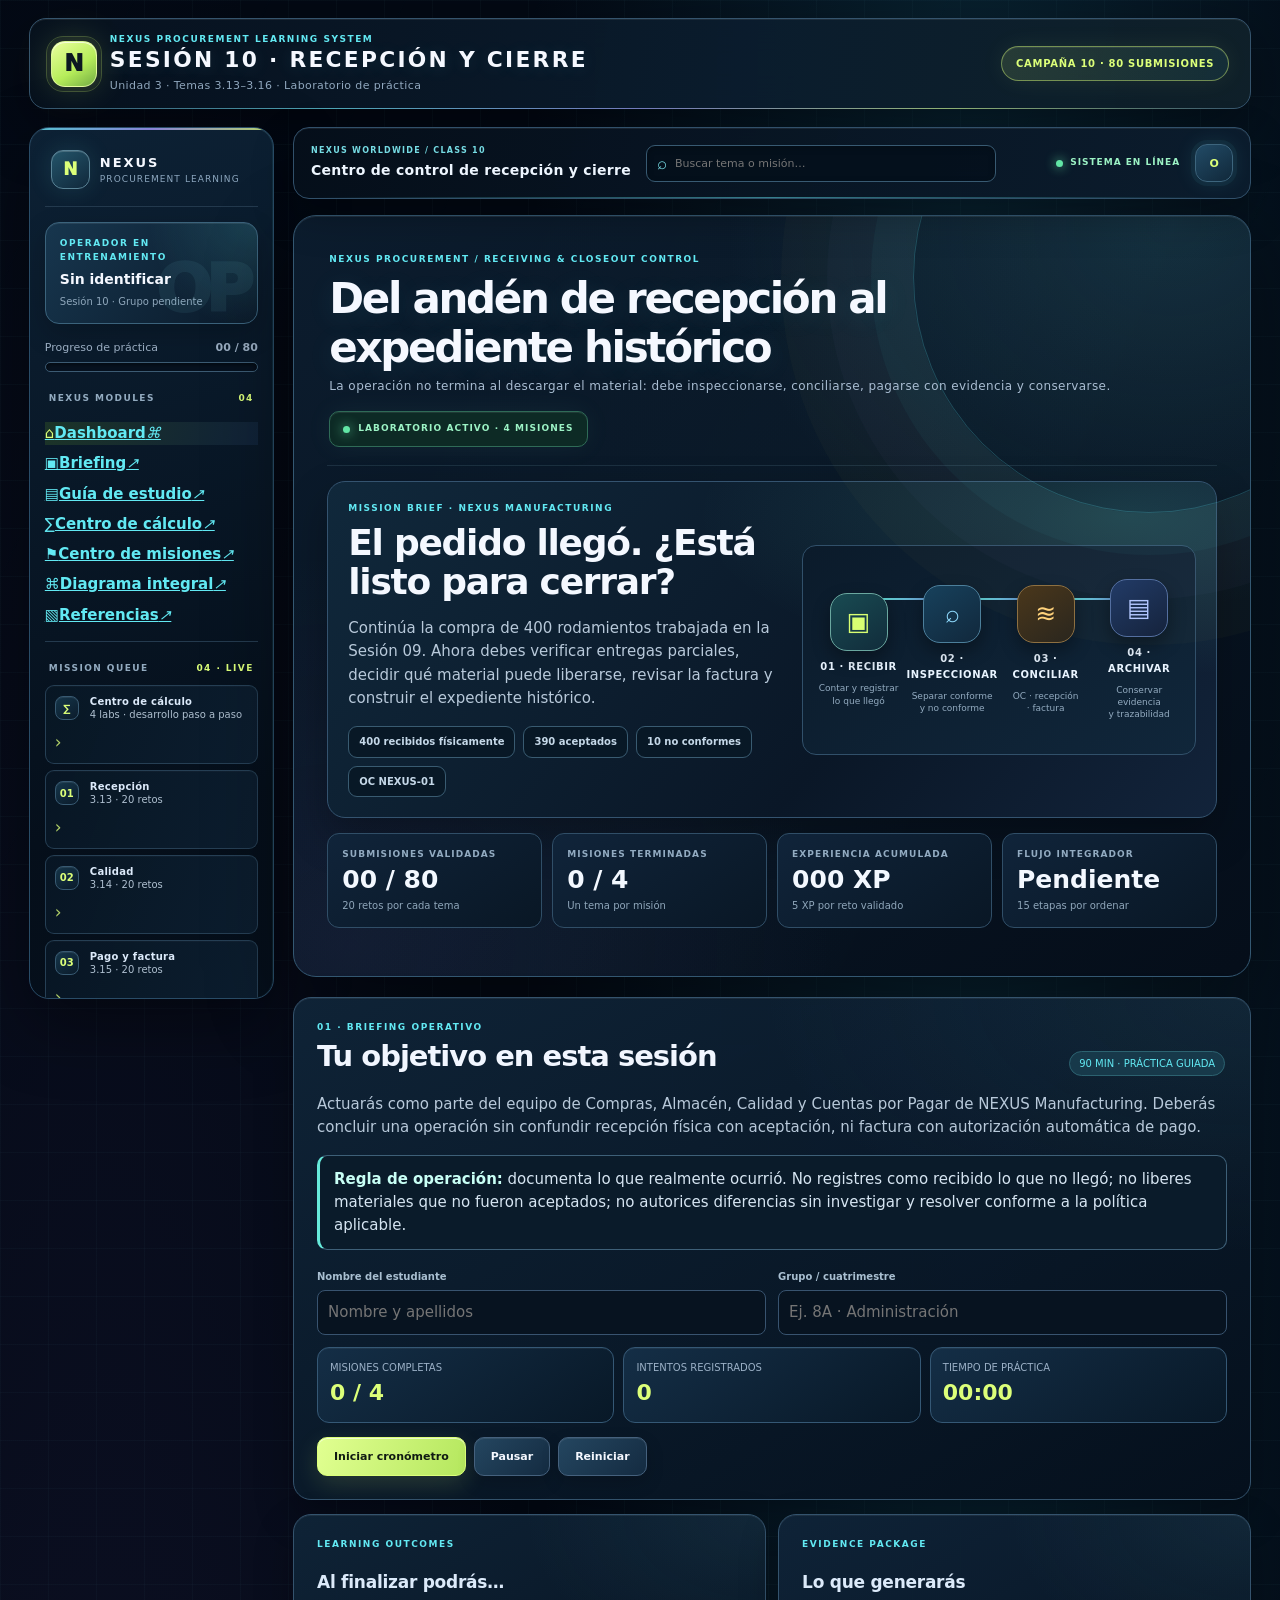
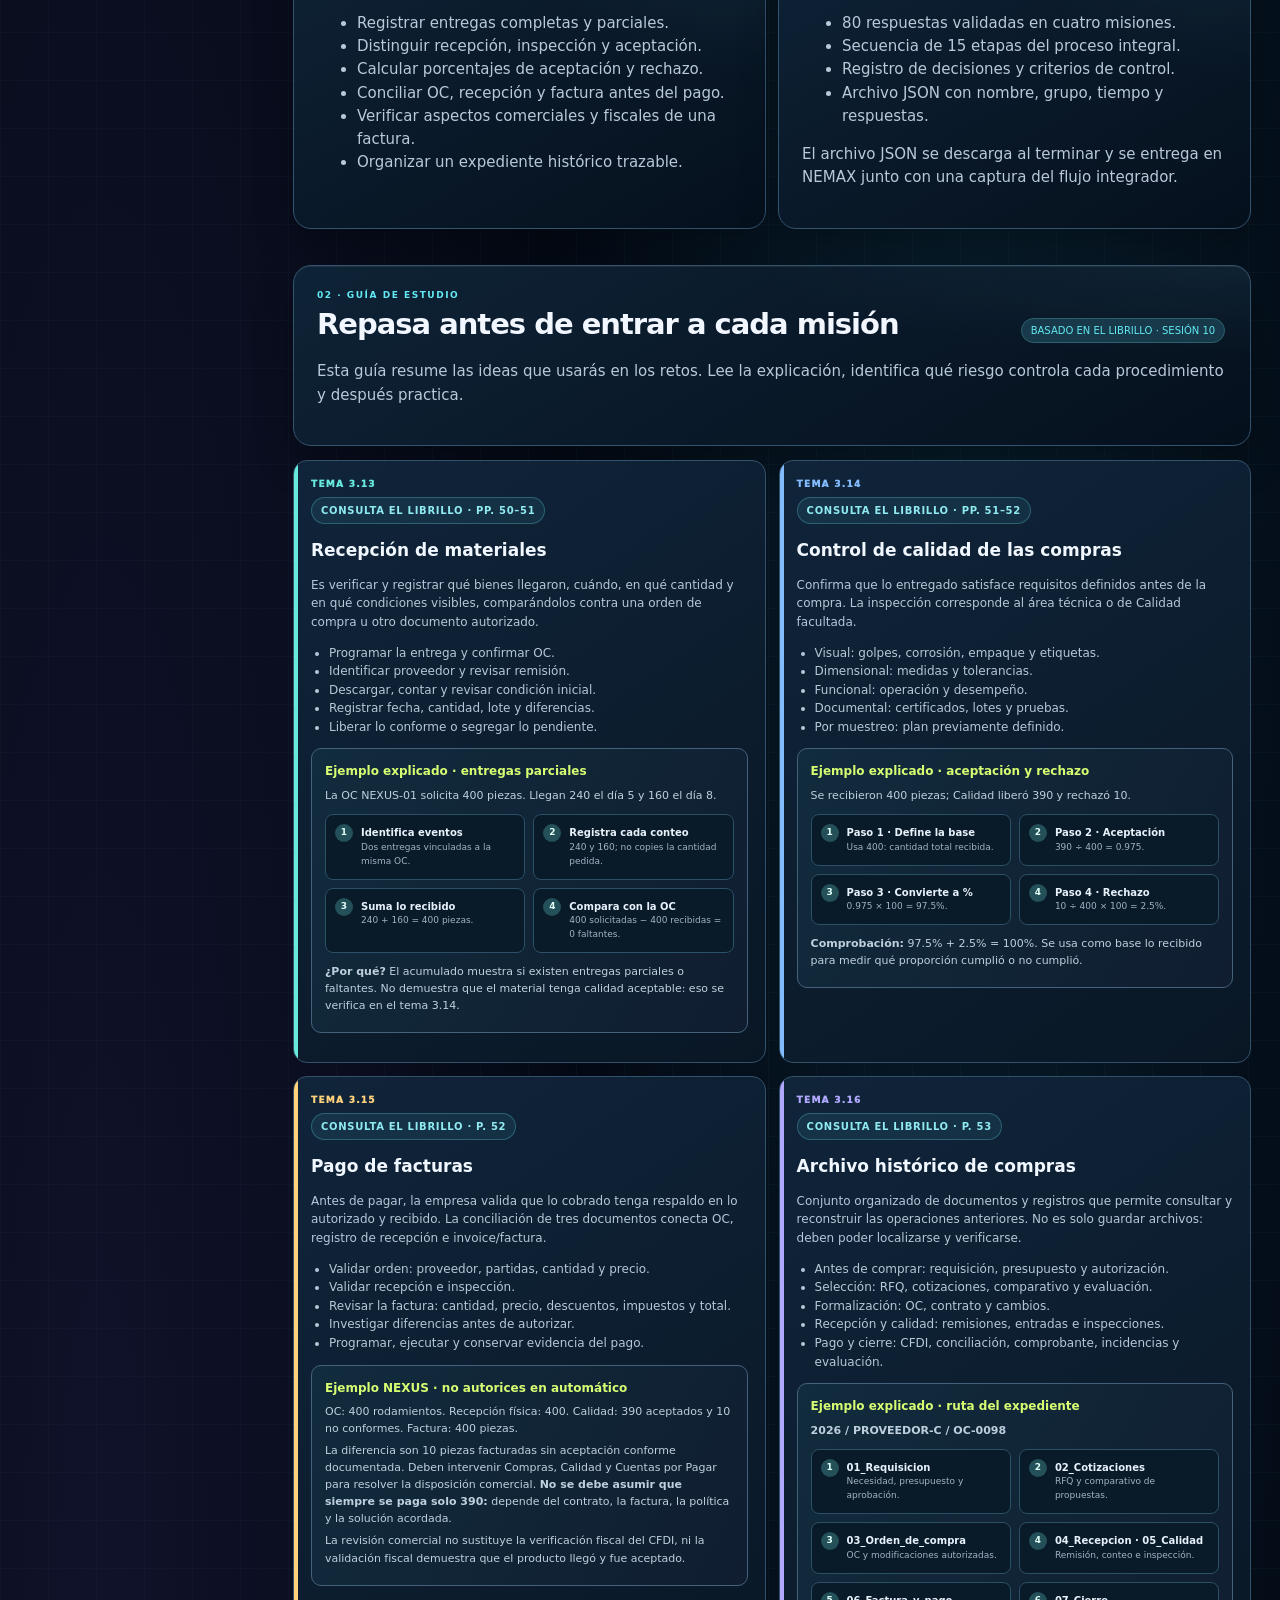
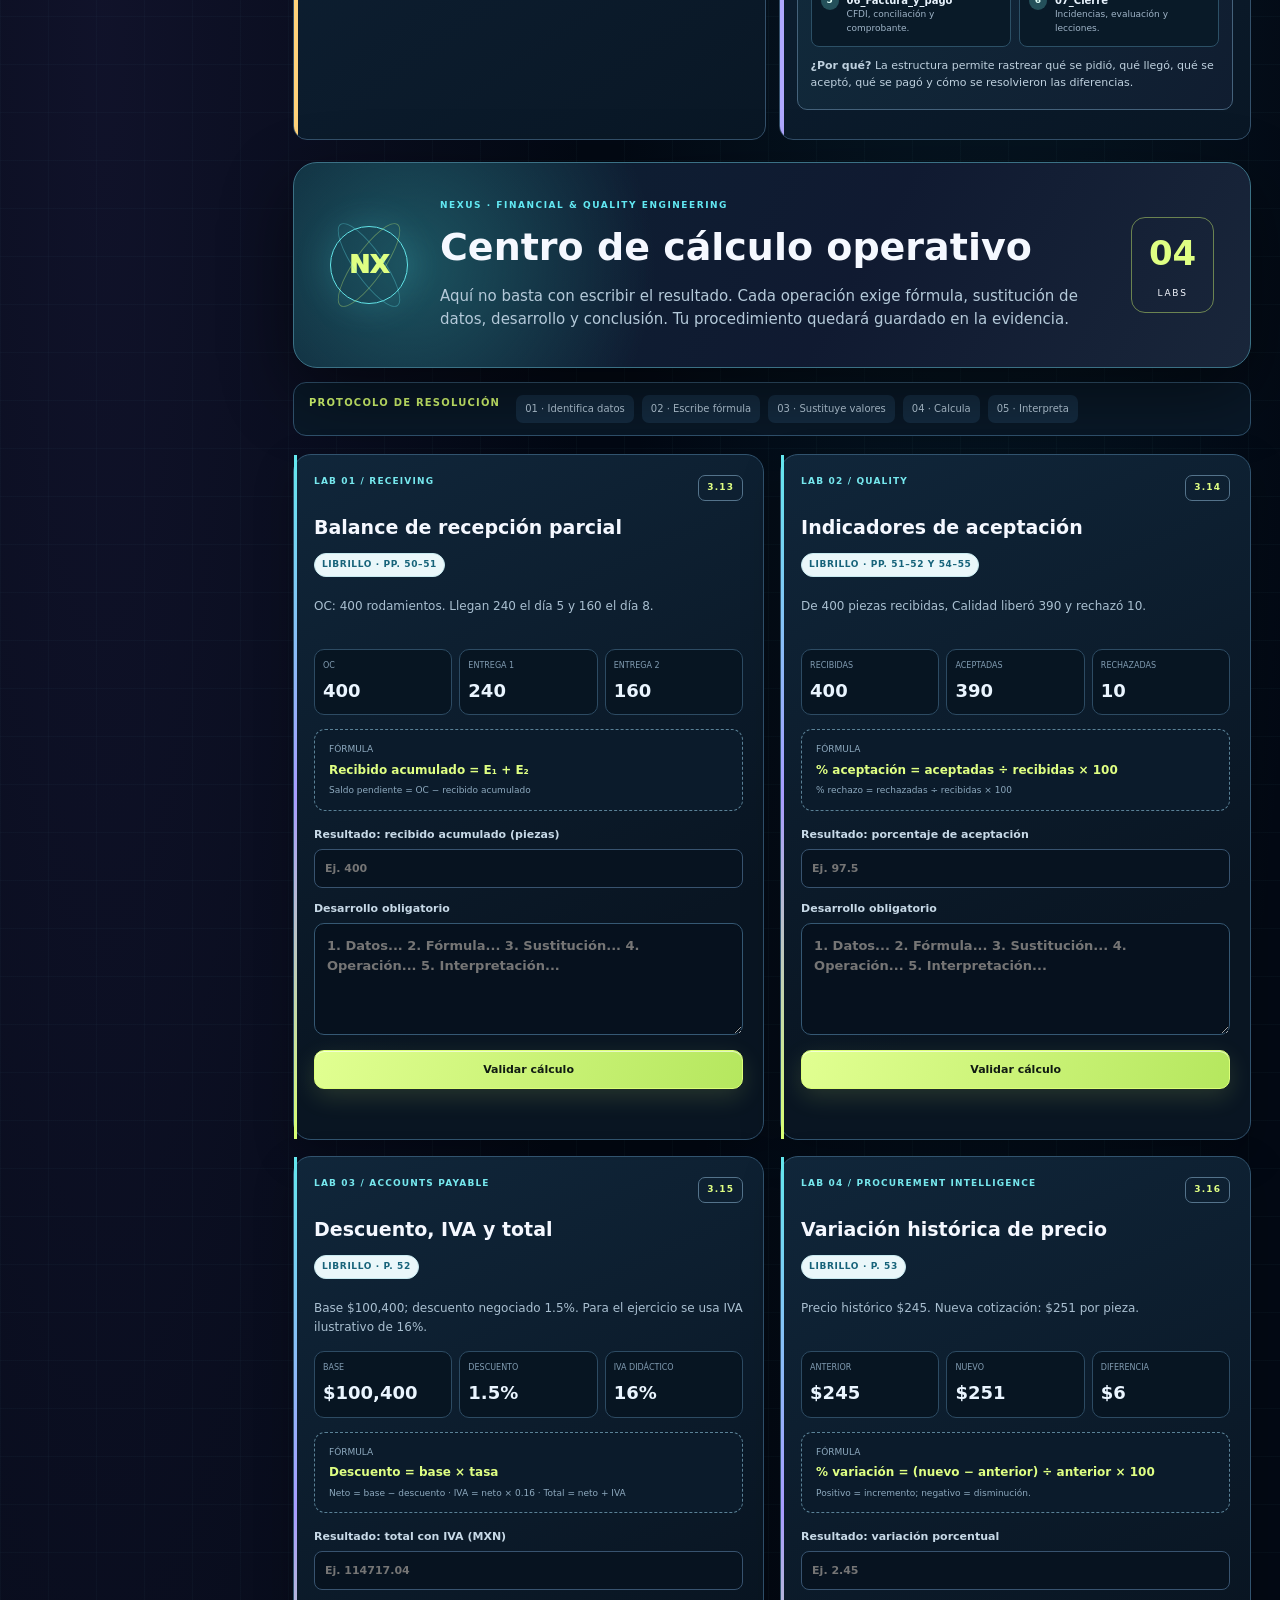
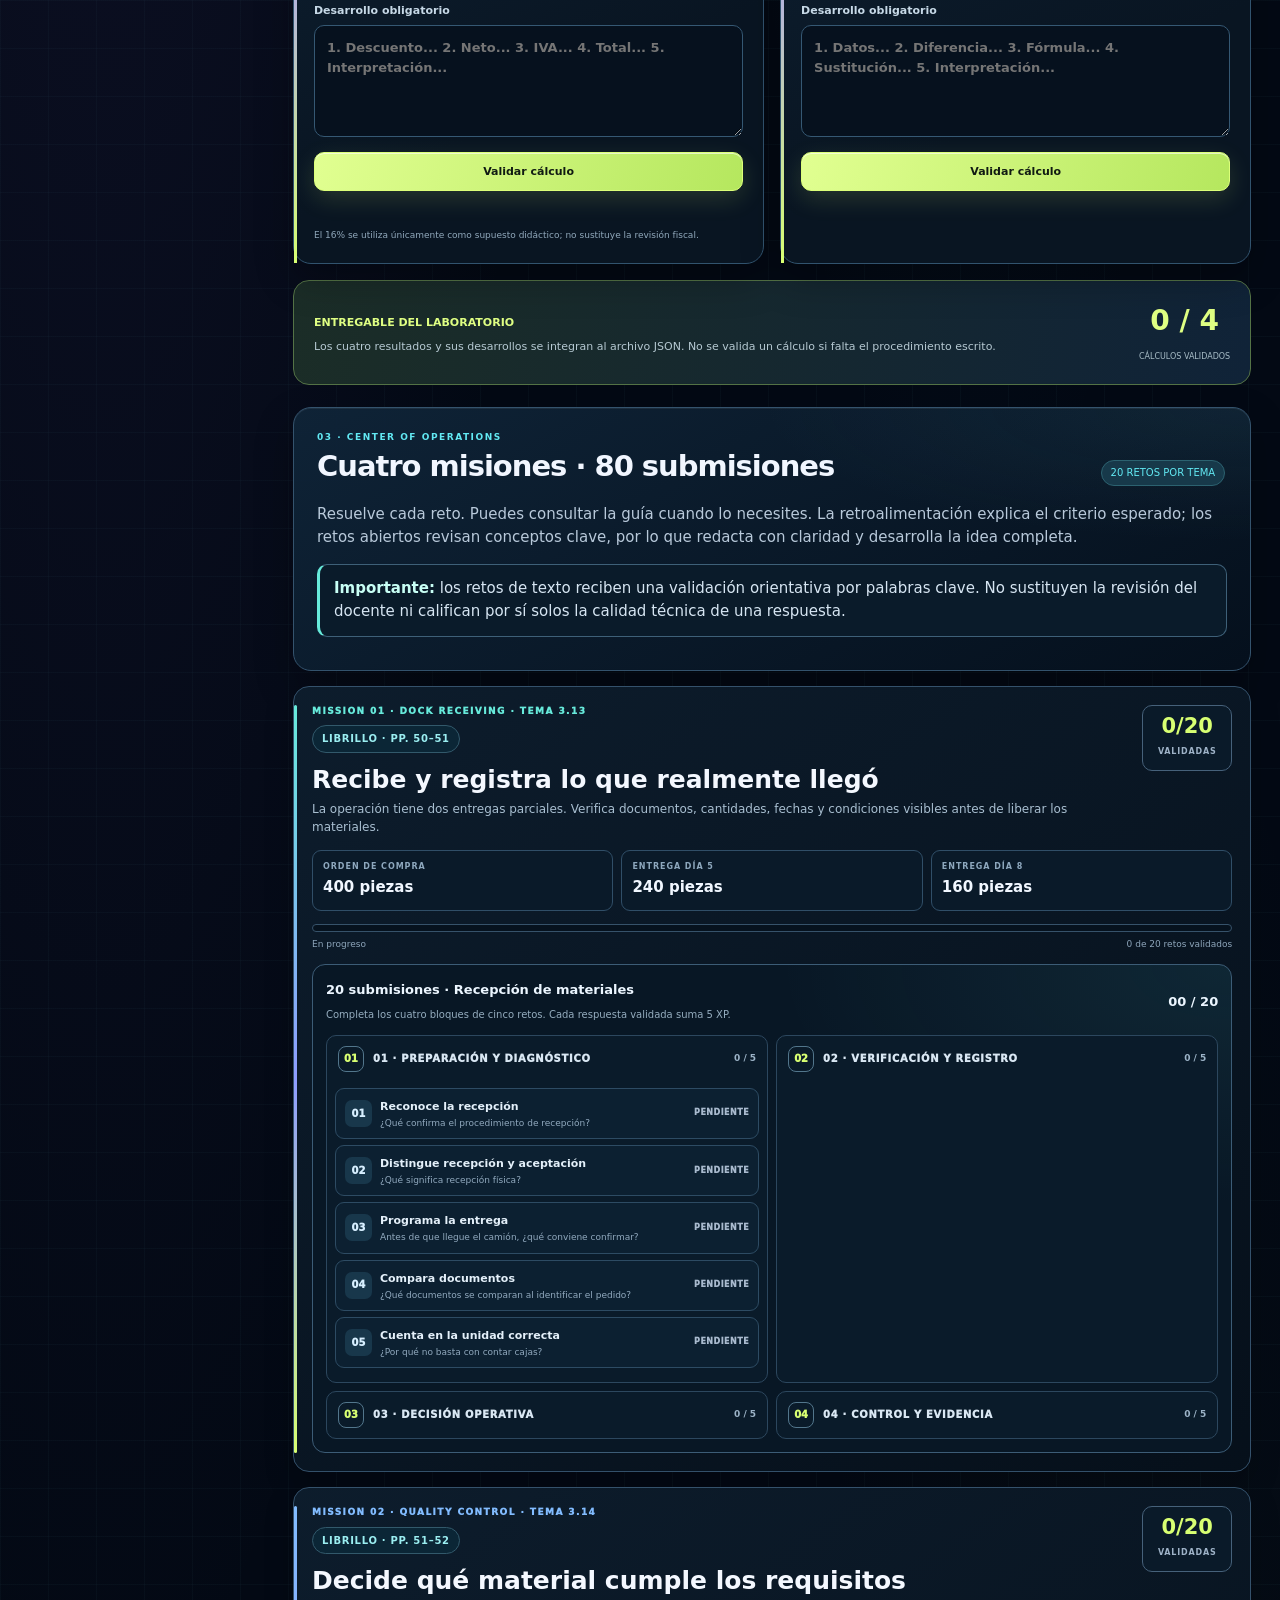
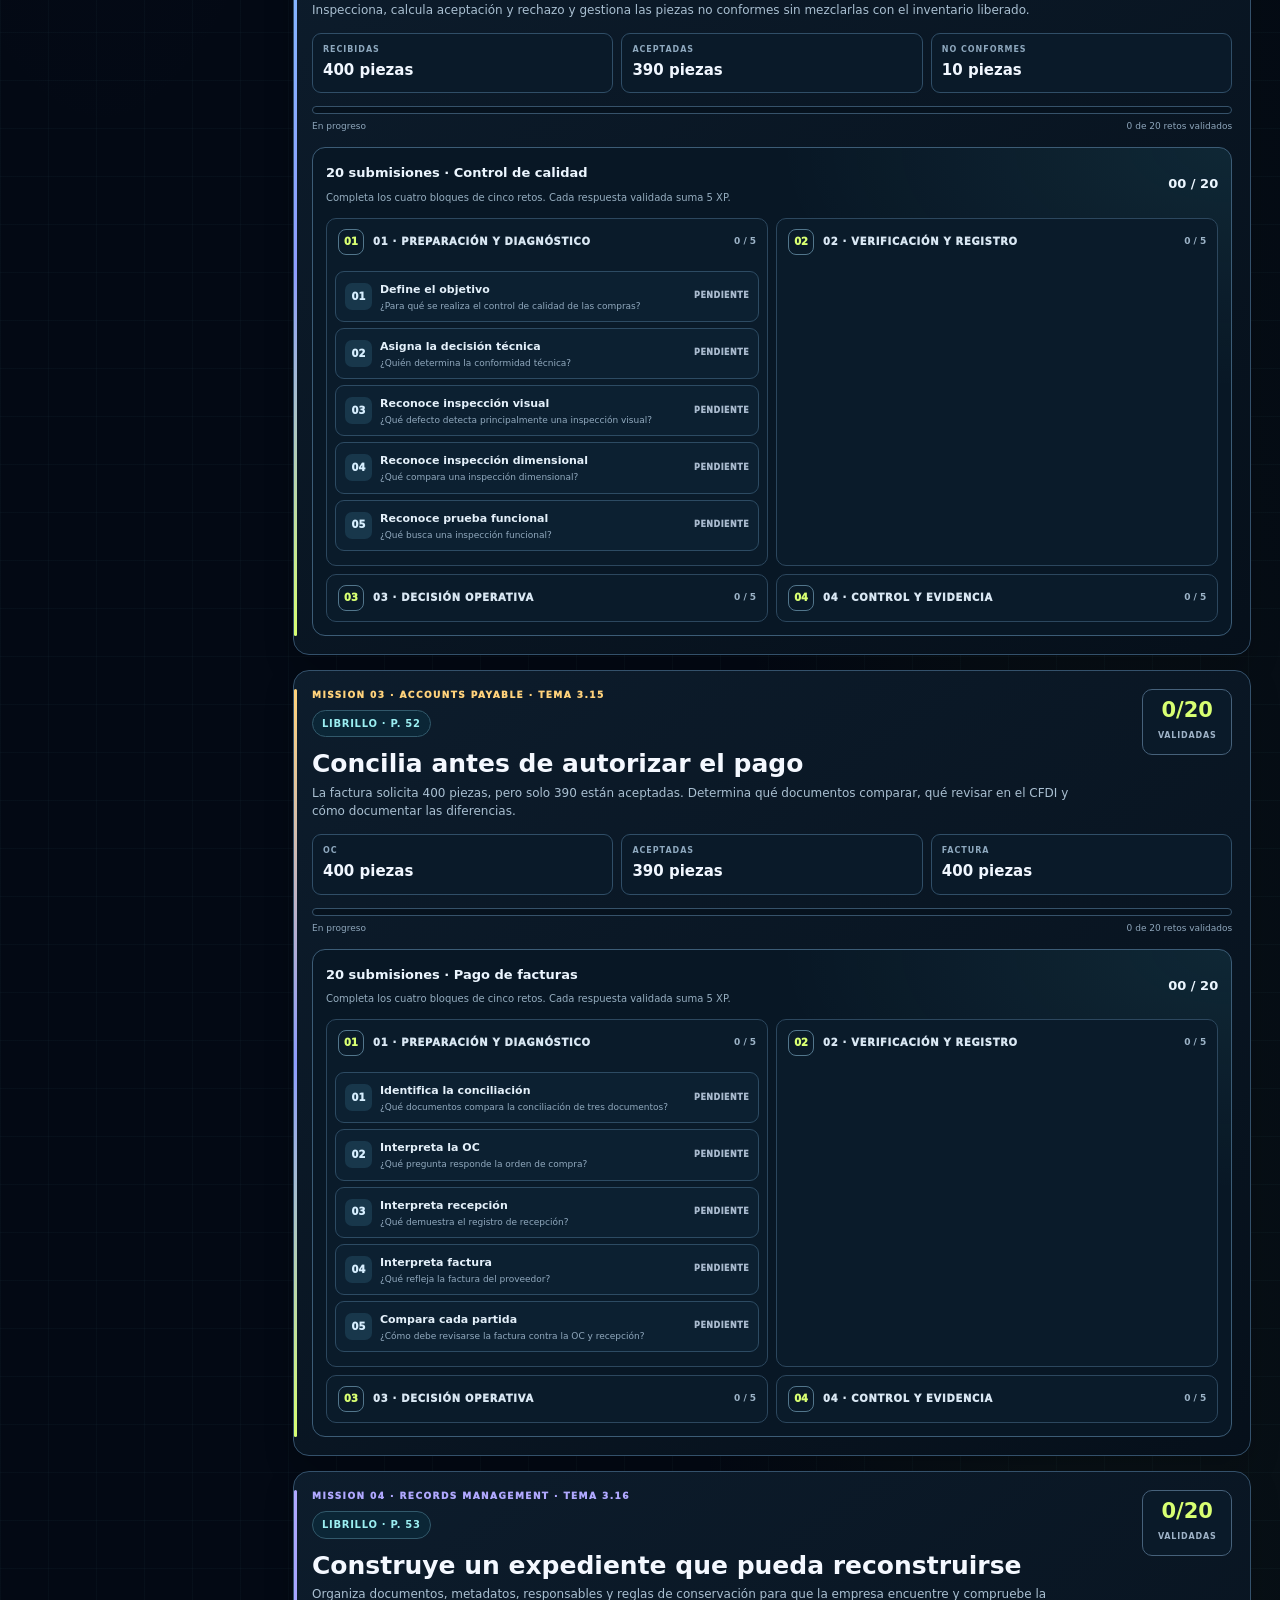
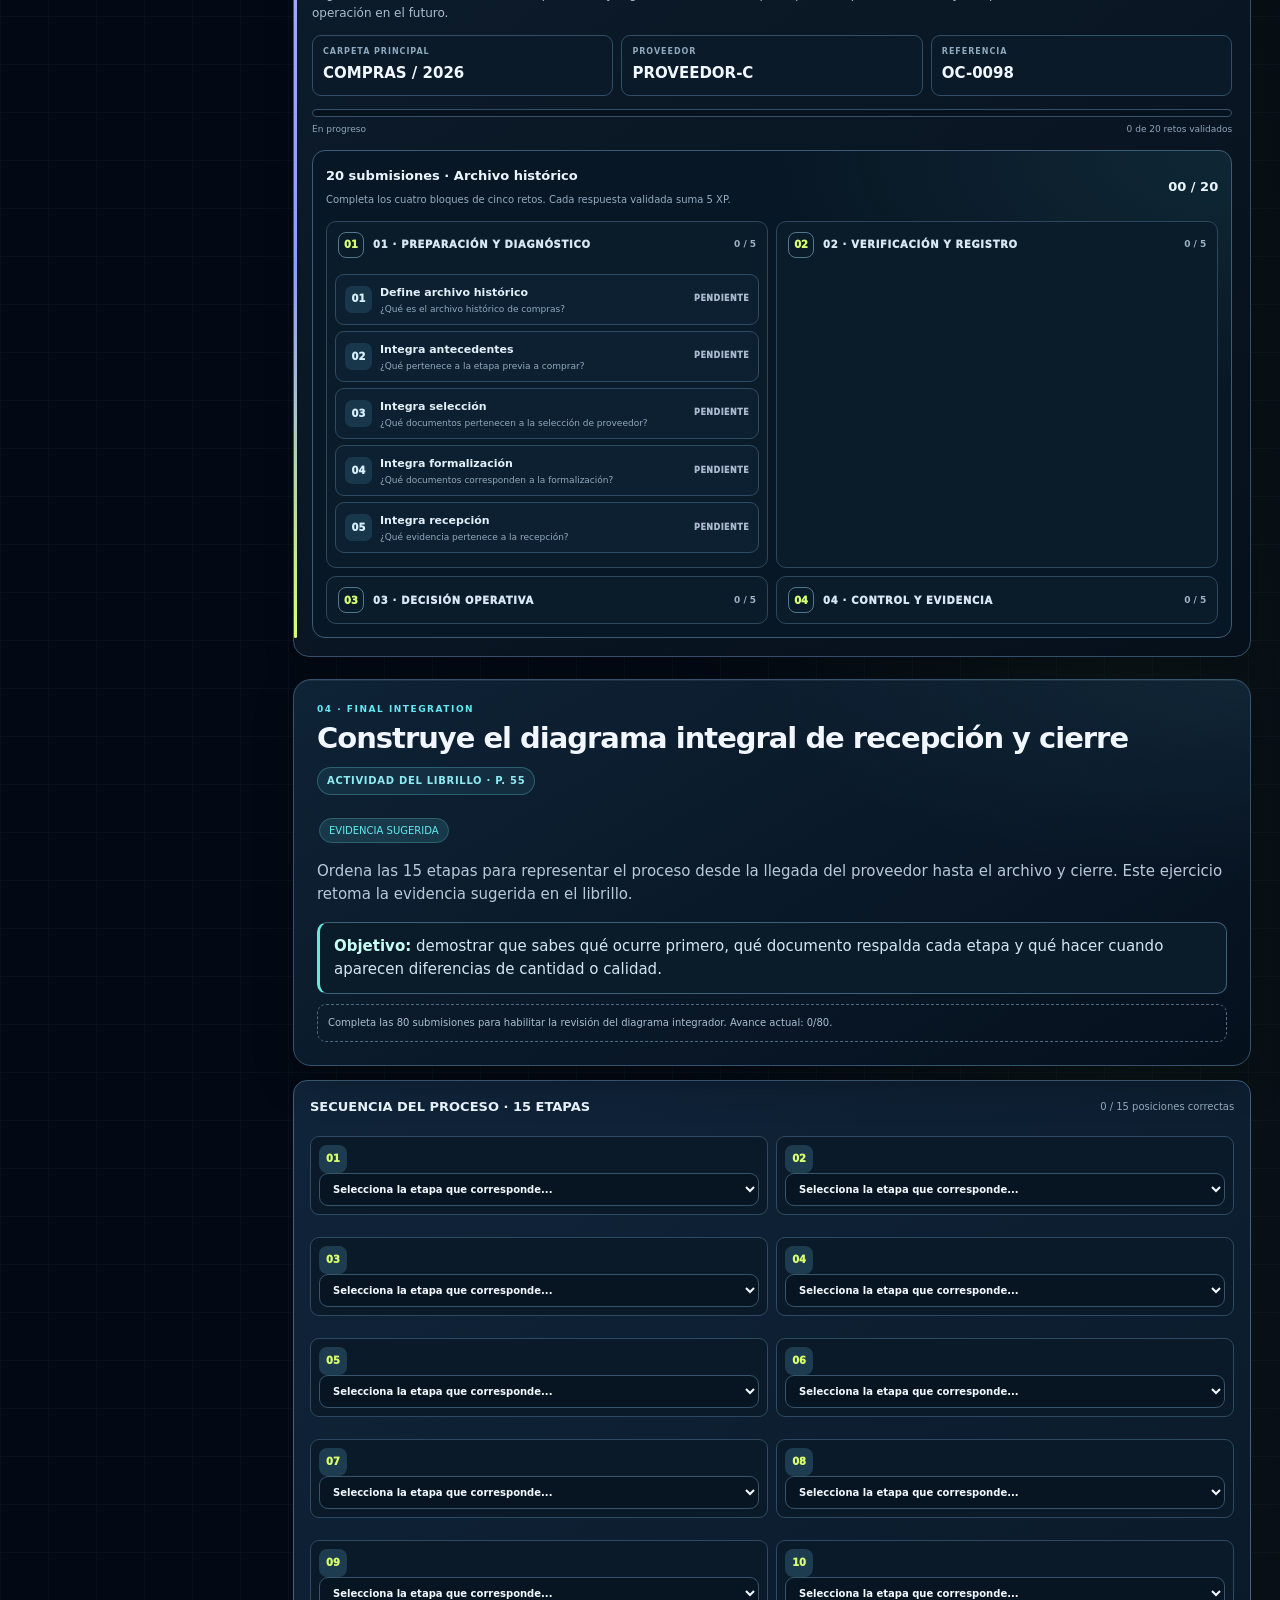
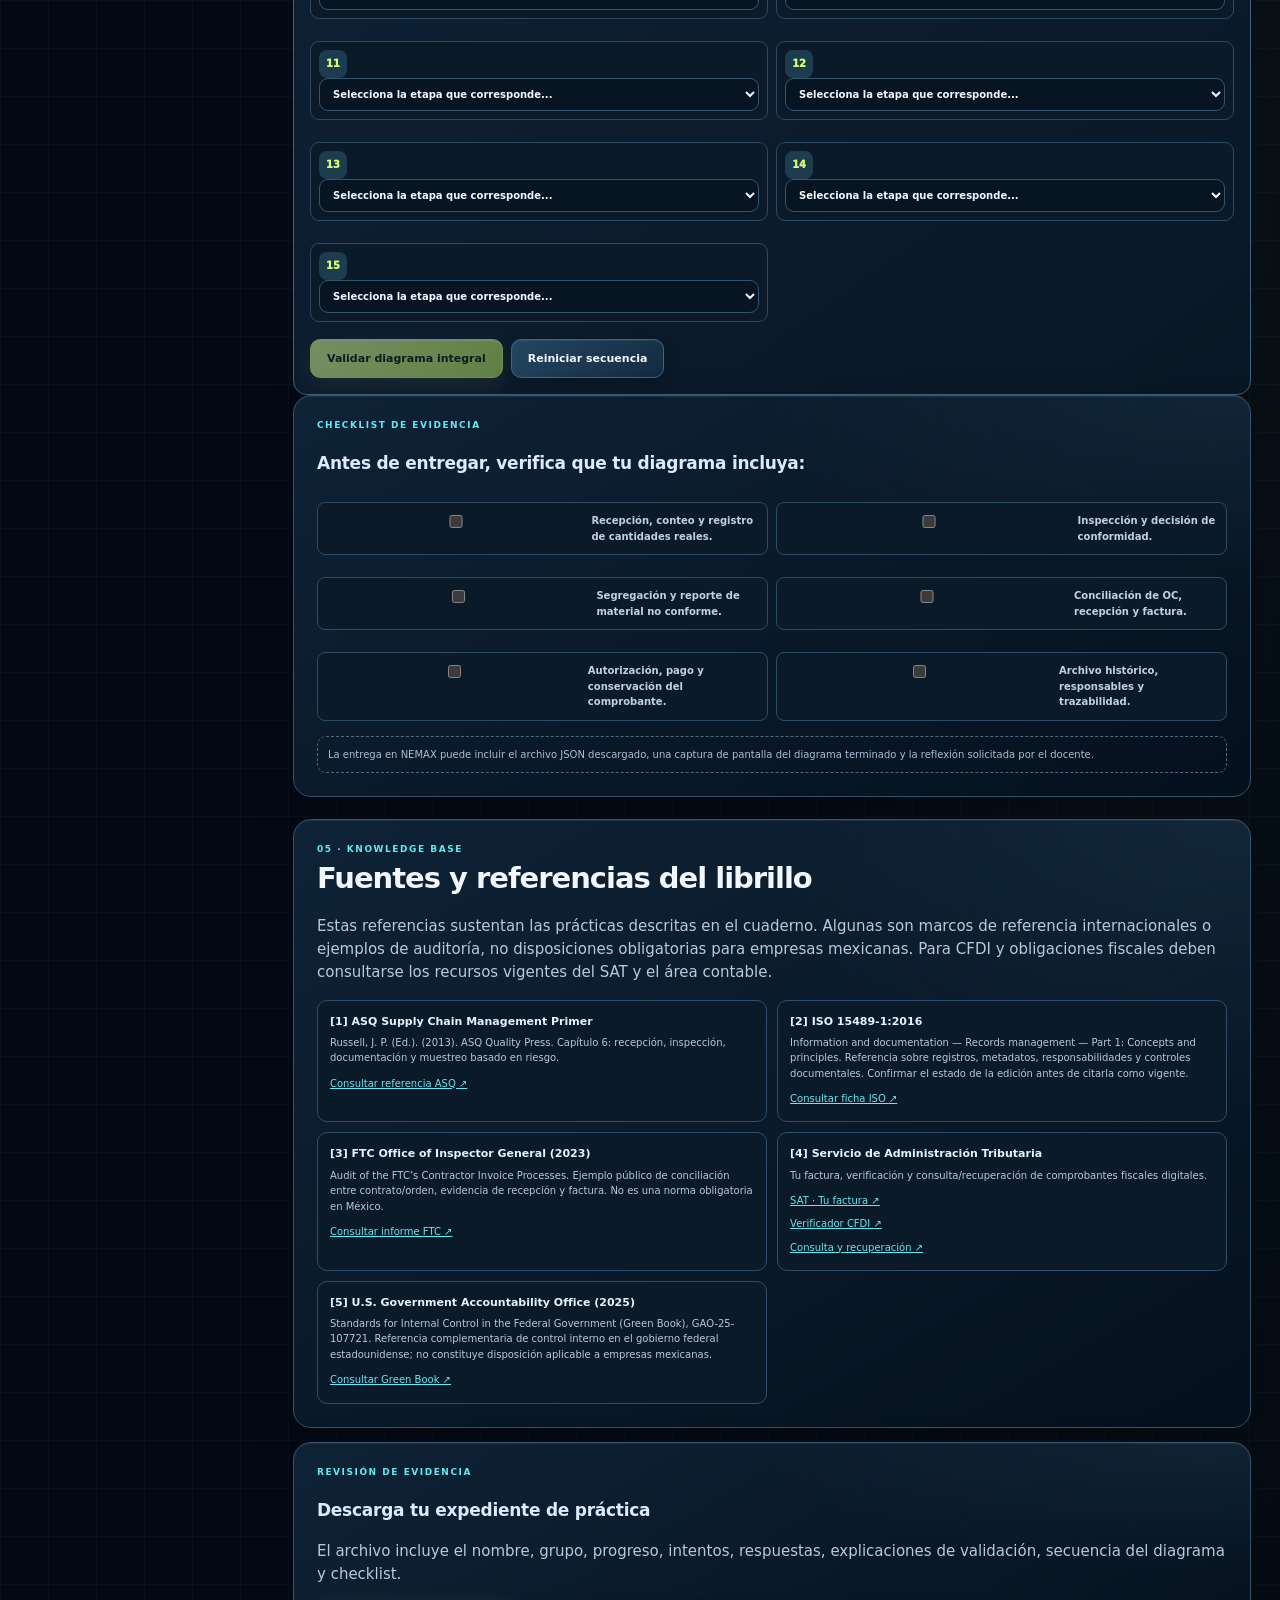
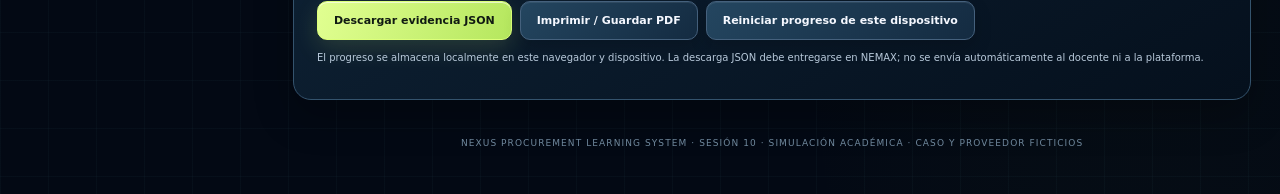
<file: sesion-10-recepcion-cierre-compras/index.html>
<!doctype html>
<html lang="es-MX">
<head>
<meta charset="utf-8">
<meta name="viewport" content="width=device-width,initial-scale=1,viewport-fit=cover">
<meta name="apple-mobile-web-app-capable" content="yes">
<meta name="apple-mobile-web-app-status-bar-style" content="black-translucent">
<meta name="theme-color" content="#07111e">
<meta name="description" content="NEXUS Sesión 10: práctica interactiva de recepción, calidad, pago de facturas y archivo histórico de compras.">
<title>NEXUS | Sesión 10 · Recepción y cierre de compras</title>
<style>

:root{color-scheme:dark;--bg:#050b15;--panel:#0d1b2c;--panel2:#14273c;--line:#29445f;--ink:#f4f8ff;--muted:#9bb0c6;--lime:#d8ff72;--cyan:#64e7f0;--violet:#a4a2ff;--red:#ff8894;--green:#8fe0ac}
*{box-sizing:border-box}
html{scroll-behavior:smooth}
body{margin:0;min-height:100vh;background:radial-gradient(ellipse at 70% -15%,#183e5b 0,transparent 37%),radial-gradient(ellipse at 3% 32%,#14213e 0,transparent 34%),linear-gradient(rgba(83,145,184,.035) 1px,transparent 1px),linear-gradient(90deg,rgba(83,145,184,.035) 1px,transparent 1px),#050b15;background-size:auto,auto,42px 42px,42px 42px,auto;background-attachment:fixed;color:var(--ink);font:15px/1.55 Inter,system-ui,-apple-system,"Segoe UI",sans-serif}
button,input,select,textarea{font:inherit}button{cursor:pointer}a{color:var(--cyan)}
.shell.class09-shell{display:block!important;width:100%;max-width:1680px;min-height:100vh;margin:0 auto;padding:18px clamp(10px,2vw,30px)}
.class09-shell>.top{display:flex;align-items:center;justify-content:space-between;gap:16px;flex-wrap:wrap;position:relative;margin:0 0 18px;padding:13px 18px;border:1px solid #29445f;border-radius:17px;background:#07111eed;box-shadow:0 14px 45px #0004;backdrop-filter:blur(18px)}
.class09-shell .brand{display:flex;align-items:center;gap:13px;min-width:0}
.class09-shell .logo{width:46px;height:46px;flex:0 0 auto;display:grid;place-items:center;border-radius:14px;background:linear-gradient(145deg,#d8ff72,#91cb52);color:#0b1721;font-size:23px;font-weight:950;box-shadow:0 0 30px #d8ff7230}
.class09-shell .brand h1{margin:0;font-size:clamp(15px,1.55vw,22px);letter-spacing:.075em;line-height:1.2}
.class09-shell .eyebrow{color:var(--cyan);font-size:9px;letter-spacing:.17em;font-weight:900;text-transform:uppercase}
.class09-shell .sub{margin-top:4px;color:#91a8bf;font-size:11px}
.class09-shell .badge{padding:7px 11px;border:1px solid #6d8848;border-radius:99px;background:#d8ff7210;color:var(--lime);font-size:10px;font-weight:900;letter-spacing:.07em}
.class09-layout{display:grid!important;grid-template-columns:278px minmax(0,1fr);gap:20px;margin-top:0!important;align-items:start}
.class09-side{display:block!important;position:sticky!important;top:16px!important;left:auto!important;bottom:auto!important;width:auto!important;max-height:calc(100vh - 32px);overflow:auto;padding:15px;border:1px solid #294762;border-radius:17px;background:linear-gradient(165deg,#10243af5,#081421f7);box-shadow:0 18px 50px #0004;scrollbar-width:thin;transform:none!important}
.n9-sidebar-brand{display:flex;align-items:center;gap:10px;padding:4px 6px 14px;border-bottom:1px solid #243a4e}
.n9-sidebar-mark{width:35px;height:35px;flex:0 0 auto;display:grid;place-items:center;border:1px solid #4d7890;border-radius:10px;background:linear-gradient(145deg,#1a4358,#0d2231);color:var(--lime);font-size:17px;font-weight:950}
.n9-sidebar-brand b{display:block;font-size:13px;letter-spacing:.15em}.n9-sidebar-brand small{display:block;color:#8da7bf;font-size:9px;letter-spacing:.12em}
.n9-operator{margin:13px 0;padding:12px;border:1px solid #365570;border-radius:12px;background:linear-gradient(125deg,#142e45,#0a1725)}
.n9-operator strong{display:block;margin-top:4px;font-size:13px;overflow-wrap:anywhere}.n9-operator small{display:block;margin-top:3px;color:#8fa7bb;font-size:10px}
.n9-progress-label{display:flex;justify-content:space-between;margin:14px 0 6px;color:#9fb2c7;font-size:11px}
.n9-progress-track{height:9px;overflow:hidden;border:1px solid #304962;border-radius:99px;background:#1b3046}
.n9-progress-track span{display:block;width:0;height:100%;background:linear-gradient(90deg,var(--cyan),var(--violet),var(--lime));box-shadow:0 0 14px #64e7f055;transition:width .25s}
.nexus-primary-nav{display:grid!important;grid-template-columns:1fr;gap:5px;margin:16px 0 14px;padding:0 0 14px;border:0;border-bottom:1px solid #243a4e}
.nexus-primary-nav button{display:flex;align-items:center;justify-content:flex-start;gap:10px;width:100%;padding:10px;border:1px solid transparent;border-radius:9px;background:#091725;color:#8fa7bb;text-align:left;font-size:11px;font-weight:750}
.nexus-primary-nav button span{width:24px;height:24px;flex:0 0 auto;display:grid;place-items:center;border:1px solid #35546c;border-radius:7px;background:#10263a;color:var(--cyan);font-size:12px}
.nexus-primary-nav button.active{border-color:var(--cyan);background:linear-gradient(105deg,#203c54,#192b45);box-shadow:inset 3px 0 var(--cyan);color:#f3f8ff}
.n9-queue-title{display:flex;justify-content:space-between;margin:17px 4px 9px;color:#829bb2;font-size:9px;font-weight:900;letter-spacing:.16em}.n9-queue-title span{color:var(--lime)}
.n9-queue{display:grid;gap:6px}
.n9-queue a{display:grid;grid-template-columns:25px 1fr;align-items:center;gap:9px;padding:9px;border:1px solid #243d54;border-radius:9px;background:#091725;color:#afc0d0;text-decoration:none;font-size:10px;line-height:1.35}
.n9-queue a:hover{border-color:var(--cyan);background:#10253a;color:#f4f8ff}
.n9-queue i{width:24px;height:24px;display:grid;place-items:center;border:1px solid #385a72;border-radius:7px;color:var(--lime);font-style:normal;font-weight:900}
.n9-queue b{display:block;color:#dceafa;font-size:10px}
.n9-side-note{margin-top:14px;padding:11px;border:1px solid #72513b;border-radius:10px;background:linear-gradient(110deg,#30251f,#1b1d25);color:#d7c2b1;font-size:10px;line-height:1.5}
.n9-side-note b{display:block;margin-bottom:4px;color:#ffd18a;letter-spacing:.08em}
.n9-page-link{display:inline-flex;align-items:center;justify-content:center;gap:7px;padding:8px 10px;border:1px solid #42647d;border-radius:8px;background:#0a1b2c;font-size:10px;font-weight:850;text-decoration:none}
.class09-main{display:block!important;min-width:0!important;margin:0!important}
.class09-main .nexus-topbar{height:70px;display:flex!important;align-items:center;gap:15px;margin:0 0 16px;padding:0 17px;position:sticky;top:12px;z-index:25;border:1px solid #243b52;border-radius:15px;background:#07111eeb;box-shadow:0 10px 34px #0002;backdrop-filter:blur(18px)}
.n9-top-location{min-width:170px}.n9-top-location span{display:block;color:#76dce4;font-size:8px;font-weight:900;letter-spacing:.16em}.n9-top-location strong{display:block;margin-top:3px;color:#eef6ff;font-size:13px}
.n9-search{display:flex;align-items:center;gap:8px;max-width:350px;flex:1;padding:0 10px;border:1px solid #2c465e;border-radius:9px;background:#081725}
.n9-search span{color:#78dce5;font-size:17px}.n9-search input{min-width:0;width:100%;padding:9px 0;border:0!important;outline:none;background:transparent!important;color:#eef6ff;font-size:11px}
.n9-live{display:flex;align-items:center;gap:7px;margin-left:auto;color:#9cf3c5;font-size:9px;font-weight:900;letter-spacing:.11em;white-space:nowrap}.n9-live i{width:7px;height:7px;border-radius:50%;background:#62e6a6;box-shadow:0 0 11px #62e6a6}
.n9-avatar{width:34px;height:34px;flex:0 0 auto;display:grid;place-items:center;border:1px solid #3d657d;border-radius:10px;background:linear-gradient(145deg,#224b66,#10283a);color:var(--lime);font-size:11px;font-weight:900}
.command-dashboard{display:block!important;position:relative;overflow:hidden;margin:0 0 16px;padding:clamp(18px,2.5vw,30px);border:1px solid #2b4560;border-radius:19px;background:linear-gradient(155deg,#0e1d2ef5,#091522f7);box-shadow:0 18px 50px #0003}
.command-dashboard:before{content:"";position:absolute;right:-100px;top:-150px;width:380px;height:380px;border:1px solid #47718a50;border-radius:50%;box-shadow:0 0 0 36px #47718a12,0 0 0 76px #47718a0b;pointer-events:none}
.command-head{position:relative;display:flex;justify-content:space-between;align-items:flex-start;gap:16px;flex-wrap:wrap}
.command-head h2{margin:8px 0 5px;font-size:clamp(23px,3vw,34px);letter-spacing:-.04em;line-height:1.15}
.command-head p{margin:0;color:#a9bdd2;font-size:12px}
.n9-command-status{display:flex;align-items:center;gap:8px;padding:8px 11px;border:1px solid #2f6b57;border-radius:8px;background:#0d2a25;color:#9cf3c5;font-size:9px;font-weight:900;letter-spacing:.12em}
.n9-command-status i{width:7px;height:7px;border-radius:50%;background:#62e6a6;box-shadow:0 0 12px #62e6a6}
.command-kpis{position:relative;display:grid;grid-template-columns:repeat(4,minmax(0,1fr));gap:11px;margin:19px 0 16px}
.command-kpi{position:relative;min-width:0;overflow:hidden;padding:15px;border:1px solid #2a435a;border-radius:12px;background:linear-gradient(145deg,#11243a,#0a1624)}
.command-kpi:after{content:"";position:absolute;right:-18px;top:-22px;width:80px;height:80px;border:1px solid #41627a45;border-radius:50%;pointer-events:none}
.kpi-label{display:block;color:#8da7bf;font-size:9px;font-weight:900;letter-spacing:.13em}
.command-kpi strong{display:block;margin:8px 0 2px;color:#eaf5ff;font-size:clamp(23px,2.4vw,31px);letter-spacing:-.04em}
.command-kpi>span:last-of-type{display:block;min-height:28px;color:#9eb2c7;font-size:10px;line-height:1.4}
.kpi-track{height:3px;overflow:hidden;margin-top:11px;border-radius:8px;background:#20374c}.kpi-track i{display:block;width:0;height:100%;border-radius:8px;background:linear-gradient(90deg,var(--cyan),var(--violet),var(--lime))}
.nexus-progression{position:relative;overflow:hidden;margin:17px 0 2px;padding:19px;border:1px solid #38536e;border-radius:17px;background:radial-gradient(ellipse at 95% 0%,#273b642c,transparent 36%),linear-gradient(125deg,#0d2339,#11152b 65%,#1c2b22)}
.n9-progression-head{display:flex;justify-content:space-between;align-items:center;gap:12px;flex-wrap:wrap}.n9-progression-head h3{margin:5px 0;font-size:20px}.n9-progression-sub{max-width:620px;color:#9fb2c7;font-size:11px}
.n9-rank-chip{padding:8px 11px;border:1px solid #52734b;border-radius:9px;background:#d8ff7210;color:var(--lime);font-size:9px;font-weight:900;letter-spacing:.1em}
.n9-stage-track{display:grid;grid-template-columns:repeat(5,minmax(0,1fr));gap:8px;margin-top:15px}
.n9-stage{display:block;min-width:0;padding:11px 9px;border:1px solid #2c455c;border-radius:10px;background:#081725;text-decoration:none}
.n9-stage b{display:block;color:#d8e5f1;font-size:9px;letter-spacing:.04em}.n9-stage span{display:block;margin-top:4px;color:#7f99b0;font-size:8px}
.n9-stage em{width:22px;height:22px;display:inline-grid;place-items:center;margin-bottom:7px;border:1px solid #3c6178;border-radius:7px;color:var(--cyan);font-size:10px;font-style:normal;font-weight:900}
.n9-stage.done{border-color:#3b8a69;background:#0c261f}.n9-stage.done em{border-color:#4d9b73;background:#123c2c;color:#b6f3d0}
.n9-progress-footer{display:flex;justify-content:space-between;align-items:center;gap:15px;flex-wrap:wrap;margin-top:14px;padding-top:12px;border-top:1px solid #ffffff16}
.n9-progress-footer strong{color:#eaf5ff;font-size:11px}.n9-progress-footer small{display:block;margin-top:3px;color:#93a9be;font-size:9px}
.n9-mini-progress{width:min(220px,100%);height:7px;overflow:hidden;border-radius:99px;background:#1a3046}.n9-mini-progress i{display:block;width:0;height:100%;background:linear-gradient(90deg,var(--cyan),var(--violet),var(--lime))}
.n9-module-grid{display:grid;grid-template-columns:repeat(3,minmax(0,1fr));gap:10px;margin-top:14px}
.n9-module{min-height:125px;padding:13px;border:1px solid #29445d;border-radius:12px;background:linear-gradient(150deg,#102237,#091522)}
.n9-module small{display:block;color:#7fa0b9;font-size:8px;font-weight:900;letter-spacing:.12em}.n9-module b{display:block;margin:7px 0 4px;font-size:12px}.n9-module p{margin:0;color:#9fb2c5;font-size:10px;line-height:1.45}
.class-main-content{display:block!important;min-width:0;margin-top:17px}
.class-main-content .section{display:none!important}
.class-main-content .section.active{display:block!important}
.class-main-content .card{margin:0 0 14px;padding:clamp(16px,2vw,23px);border:1px solid #29445f;border-radius:15px;background:linear-gradient(155deg,#102137f2,#0a1625f7);box-shadow:0 14px 36px #0002}
.class-main-content .card h2{color:#f1f6ff;font-size:clamp(19px,2vw,25px);line-height:1.2}
.class-main-content .card h3{color:#dceafa;font-size:16px}
.class-main-content .card p,.class-main-content .card li{color:#b8c9da}
.class-main-content .kicker{color:var(--cyan);font-size:9px;font-weight:900;letter-spacing:.17em}
.class-main-content .mission{position:relative;scroll-margin-top:105px}
.class-main-content .mission:before{content:"";position:absolute;top:18px;bottom:18px;left:0;width:3px;border-radius:6px;background:linear-gradient(180deg,var(--cyan),var(--violet),var(--lime))}
.class-main-content .bridge{margin:12px 0 15px;padding:12px 14px;border:1px solid #2c6570;border-left:3px solid var(--cyan);border-radius:9px;background:linear-gradient(110deg,#0c2d3d,#101b2d)}
.class-main-content .bridge b{color:#9df5eb;font-size:9px;letter-spacing:.13em}.class-main-content .bridge p{margin:5px 0;color:#c0cfdf;font-size:11px}.class-main-content .bridge a{font-size:11px;font-weight:850;text-decoration:none}
.class-main-content .question{margin:12px 0;padding:13px;border:1px solid #354f6a;border-radius:11px;background:linear-gradient(145deg,#0a1726,#10233a)}
.class-main-content .question p{margin:0 0 9px;color:var(--ink);font-weight:750}
.class-main-content .option{display:flex!important;align-items:flex-start;gap:8px;margin:6px 0!important;padding:8px 9px;border:1px solid transparent;border-radius:8px;background:#0e2132;color:#d0dce5!important;font-size:13px;cursor:pointer}
.class-main-content .option:hover{border-color:#446580;background:#172c42}
.class-main-content .option input{width:auto;margin:3px 0 0;accent-color:var(--lime)}
.class-main-content .feedback{display:none;margin:11px 0 0;padding:12px;border:1px solid #3d735c;border-radius:9px;background:#102e28;color:#c8f3df;font-size:13px;line-height:1.7}
.class-main-content .feedback.bad{border-color:#75434b;background:#351c25;color:#ffd0d0}
.class-main-content .hint{display:none;margin:10px 0;padding:11px 13px;border-left:3px solid #d9ae58;border-radius:0 9px 9px 0;background:#2d281c;color:#f3e2b7;font-size:13px}
.class-main-content .actions{display:flex;gap:8px;flex-wrap:wrap;margin-top:12px}
.class-main-content .btn,.n9-progress-footer .btn{display:inline-flex;align-items:center;justify-content:center;padding:10px 14px;border:1px solid #45617d;border-radius:9px;background:linear-gradient(130deg,#203b55,#172a40);color:var(--ink);font-size:11px;font-weight:850;text-decoration:none;cursor:pointer}
.class-main-content .btn.primary,.n9-progress-footer .btn.primary{border-color:var(--lime);background:linear-gradient(110deg,#d8ff72,#b5e75e);color:#101a12}
.class-main-content .formgrid{display:grid;grid-template-columns:repeat(2,minmax(0,1fr));gap:12px}
.class-main-content label{display:block;margin:9px 0 5px;color:#a9bdd2;font-size:12px;font-weight:800}
.class-main-content input:not([type=radio]),.class-main-content select,.class-main-content textarea{width:100%;padding:10px;border:1px solid #38536f;border-radius:8px;background:#071320;color:var(--ink);font:inherit}
.class-main-content input[type=radio]{accent-color:var(--lime)}
.class-main-content .muted{color:#9bb0c6}
.class-main-content .pill{display:inline-block;margin:2px;padding:4px 9px;border:1px solid #2c6270;border-radius:99px;background:#17394a;color:var(--cyan);font-size:10px}
.class-main-content .callout{margin:13px 0;padding:12px 14px;border-left:3px solid var(--cyan);border-radius:0 9px 9px 0;background:#102d3b;color:#c9d8e6}
.class-main-content .callout.gold{border-left-color:#d9ae58;background:#30291b}
.class-main-content .grid{display:grid;grid-template-columns:repeat(2,minmax(0,1fr));gap:12px}
.class-main-content .stats{display:grid;grid-template-columns:repeat(3,1fr);gap:9px;margin:14px 0}
.class-main-content .stat{padding:12px;border:1px solid #29445f;border-radius:10px;background:linear-gradient(145deg,#10243a,#091725)}
.class-main-content .stat small{display:block;color:#9bb0c6;font-size:10px;text-transform:uppercase}.class-main-content .stat b{color:var(--lime);font-size:22px}
.class-main-content .progress{height:8px;overflow:hidden;border:1px solid #304962;border-radius:99px;background:#1b3046}.class-main-content .progress span{display:block;width:0;height:100%;background:linear-gradient(90deg,var(--cyan),var(--lime))}
.class-main-content .route{display:flex;gap:7px;flex-wrap:wrap;margin:12px 0}.class-main-content .route span{padding:7px 9px;border:1px solid #304c64;border-radius:8px;background:#091827;color:#c7d6e0;font-size:10px}
.class-main-content .tablewrap{overflow:auto;margin:12px 0;border-radius:10px}
.class-main-content table{width:100%;min-width:520px;border-collapse:separate;border-spacing:0;font-size:13px}
.class-main-content th,.class-main-content td{padding:9px;border-bottom:1px solid #29445f;text-align:left}
.class-main-content th{background:#1b3550;color:#dceafa}.class-main-content td{background:#091827;color:#c9d8e6}
.class-main-content .section a:not(.btn){color:var(--cyan)}
.class09-shell .footer{margin-top:24px;padding:18px 0;border-top:1px solid #22384d;color:#8199ae;font-size:10px;text-align:center}
@media(max-width:1120px){.class09-layout{grid-template-columns:238px minmax(0,1fr)}.command-kpis{grid-template-columns:repeat(2,minmax(0,1fr))}.n9-module-grid{grid-template-columns:repeat(2,minmax(0,1fr))}}
@media(max-width:850px){.class09-layout{grid-template-columns:1fr}.class09-side{position:relative!important;top:auto!important;max-height:none}.nexus-primary-nav{grid-template-columns:repeat(4,minmax(0,1fr))!important;border:0!important;padding:0!important;margin:12px 0!important}.nexus-primary-nav button{justify-content:center!important;flex-direction:column!important;gap:4px!important;padding:8px 5px!important;font-size:9px!important;text-align:center!important}.nexus-primary-nav button span{width:28px;height:25px}.class09-main .nexus-topbar{top:0}.n9-search{display:none}.n9-live{margin-left:auto}.command-kpis{grid-template-columns:repeat(2,minmax(0,1fr))}.n9-stage-track{grid-template-columns:repeat(5,minmax(0,1fr))}}
@media(max-width:560px){.shell.class09-shell{padding:9px}.class09-shell>.top{padding:10px}.class09-shell .logo{width:38px;height:38px}.class09-shell .brand h1{font-size:13px}.class09-shell .brand .sub{font-size:10px}.class09-shell .badge{font-size:8px}.class09-side{padding:11px}.nexus-primary-nav{grid-template-columns:repeat(4,minmax(0,1fr))!important}.n9-queue{grid-template-columns:repeat(3,minmax(0,1fr))}.class09-main .nexus-topbar{height:58px;padding:0 10px}.n9-top-location span{font-size:7px}.n9-top-location strong{font-size:11px}.n9-live{font-size:8px}.command-kpis{gap:7px}.command-kpi{padding:11px}.command-kpi strong{font-size:22px}.n9-stage-track{grid-template-columns:repeat(2,minmax(0,1fr))}.n9-stage:last-child{grid-column:span 2}.n9-module-grid,.class-main-content .grid,.class-main-content .formgrid{grid-template-columns:1fr}.class-main-content .card{padding:14px}.class-main-content table{min-width:500px}.class-main-content .stats{grid-template-columns:repeat(2,minmax(0,1fr))}.class-main-content .stat:last-child{grid-column:span 2}}
@media(prefers-reduced-motion:reduce){*,*::before,*::after{scroll-behavior:auto!important;animation-duration:.01ms!important;transition-duration:.01ms!important}}
@media print{body{background:white!important;color:#111!important}.class09-side,.nexus-topbar,.command-dashboard,.class09-shell>.top{display:none!important}.class09-layout{display:block!important}.class-main-content .section{display:block!important}.class-main-content .card{background:white!important;color:#111!important;box-shadow:none;break-inside:avoid}.class-main-content .card p,.class-main-content .card li,.class-main-content td{color:#222!important}}


.mission-topline{display:flex;align-items:center;justify-content:space-between;gap:10px;flex-wrap:wrap;margin-bottom:8px}
.mission-time{border:1px solid #58714a;background:#d8ff7210;color:#d8ff72;border-radius:99px;padding:5px 9px;font-size:9px;font-weight:900;letter-spacing:.1em}
.sprint-overview{border-color:#47627b!important;background:radial-gradient(ellipse at 92% 0%,#263e5b55,transparent 40%),linear-gradient(145deg,#142d44,#0a1727)!important}
.sprint-control{display:flex;align-items:center;justify-content:space-between;gap:15px;flex-wrap:wrap;margin:15px 0;padding:14px 16px;border:1px solid #3b5872;border-radius:12px;background:#081725}
.sprint-control strong{display:block;font-size:30px;line-height:1.15;color:#d8ff72;font-variant-numeric:tabular-nums}
.sprint-control small{display:block;margin-top:4px;color:#8fa8bf;font-size:10px}
.sprint-buttons{display:flex;gap:7px;flex-wrap:wrap}
.time-route{display:grid;grid-template-columns:repeat(7,minmax(0,1fr));gap:6px;margin:13px 0}
.time-route span{padding:8px 6px;border:1px solid #2a475f;border-radius:8px;background:#091827;color:#8ea7bb;text-align:center;font-size:8px;letter-spacing:.04em}
.time-route b{display:block;color:#e6f2ff;font-size:11px;margin-top:3px}
.rubric-explainer{display:grid;gap:4px;padding:11px 13px;border-left:3px solid #a4a2ff;border-radius:0 9px 9px 0;background:#171d36;color:#bbc9db;font-size:10px;line-height:1.55}
.rubric-explainer b{color:#c5c4ff;font-size:11px}
.scenario-grid{display:grid;grid-template-columns:repeat(2,minmax(0,1fr));gap:10px;margin:13px 0}
.scenario-stat{padding:12px;border:1px solid #2c465d;border-radius:10px;background:linear-gradient(140deg,#10243a,#091725)}
.scenario-stat small{display:block;color:#86a0b8;font-size:8px;letter-spacing:.13em;font-weight:900}
.scenario-stat b{display:block;margin:5px 0;color:#e8f4ff;font-size:14px}
.scenario-stat span{display:block;color:#9cb1c4;font-size:10px}
.open-lab{margin:14px 0;padding:15px;border:1px solid #3a5470;border-radius:12px;background:linear-gradient(145deg,#0d2033,#091624)}
.open-prompt{display:grid;gap:4px;margin-bottom:10px}
.open-prompt>span{color:#64e7f0;font-size:9px;font-weight:900;letter-spacing:.14em}
.open-prompt>b{color:#f0f6ff;font-size:14px}
.open-prompt p{margin:0;color:#9fb3c7;font-size:11px;line-height:1.6}
.open-answer{display:block;width:100%;min-height:112px;padding:12px;border:1px solid #3b5874;border-radius:9px;background:#06121f;color:#f2f7ff;font:13px/1.6 Inter,system-ui,sans-serif;resize:vertical}
.open-answer:focus{outline:2px solid #64e7f088;border-color:#64e7f0}
.open-answer::placeholder{color:#5f7890}
.open-actions{display:flex;justify-content:space-between;align-items:center;gap:8px;flex-wrap:wrap;margin-top:9px}
.word-meter{color:#7f98af;font-size:9px;font-variant-numeric:tabular-nums}
.model-answer{margin-top:10px;border:1px dashed #42617c;border-radius:9px;background:#0a1928;padding:9px 11px;color:#aebfd0}
.model-answer summary{cursor:pointer;color:#b8cdf0;font-size:10px;font-weight:850}
.model-answer p{margin:9px 0 2px;color:#c3d0dd!important;font-size:11px;line-height:1.65}
.class-main-content .feedback{padding:13px!important}
.feedback-score{display:flex;align-items:center;gap:9px;margin:8px 0}
.feedback-score strong{color:#d8ff72;font-size:15px}
.feedback-score-track{height:6px;flex:1;border-radius:99px;background:#1c3448;overflow:hidden}
.feedback-score-track i{display:block;height:100%;background:linear-gradient(90deg,#64e7f0,#d8ff72)}
.feedback-points{display:grid;grid-template-columns:repeat(2,minmax(0,1fr));gap:5px;margin-top:9px}
.feedback-point{padding:6px 8px;border-radius:7px;background:#091b2a;color:#9eb5c8;font-size:10px}
.feedback-point.ok{border:1px solid #285944;color:#a6e8c2}
.feedback-point.miss{border:1px solid #6b4543;color:#f1b8b5}
.feedback-next{margin-top:9px;padding:9px 10px;border-left:3px solid #d9ae58;background:#2a251c;border-radius:0 7px 7px 0;color:#e9d9b6;font-size:10px}
@media(max-width:850px){.time-route{grid-template-columns:repeat(4,minmax(0,1fr))}}
@media(max-width:560px){.time-route{grid-template-columns:repeat(2,minmax(0,1fr))}.scenario-grid{grid-template-columns:1fr}.feedback-points{grid-template-columns:1fr}.sprint-control strong{font-size:25px}}


/* GAME LAYER · 3D SUPPLY-CHAIN WORLD */
.n9-world-panel{display:grid;grid-template-columns:minmax(240px,.72fr) minmax(420px,1.28fr);gap:14px;align-items:center;position:relative;margin:18px 0 16px;padding:15px;border:1px solid #31506b;border-radius:17px;background:radial-gradient(ellipse at 75% 45%,#1b536255,transparent 48%),linear-gradient(135deg,#0b1c2d,#10263a 55%,#0b1726);box-shadow:inset 0 1px #ffffff12,0 14px 38px #0003;overflow:hidden}
.n9-world-copy{position:relative;z-index:2;padding:8px 10px}
.n9-world-copy h3{max-width:350px;margin:9px 0 8px;color:#f3f8ff;font-size:clamp(18px,2.1vw,27px);line-height:1.12;letter-spacing:-.035em}
.n9-world-copy p{max-width:350px;margin:0;color:#9eb5ca;font-size:11px;line-height:1.65}
.n9-world-stats{display:grid;gap:7px;margin-top:16px}
.n9-world-stats span{display:flex;align-items:center;gap:10px;color:#8fa9bf;font-size:10px}
.n9-world-stats b{min-width:53px;color:#d8ff72;font-size:15px;font-variant-numeric:tabular-nums}
.n9-world-tip{display:flex;align-items:center;gap:8px;margin-top:15px;padding:8px 10px;border:1px solid #2e6171;border-radius:8px;background:#08202d;color:#9eeaf0;font-size:9px;font-weight:850;letter-spacing:.06em}
.n9-world-tip i{width:7px;height:7px;border-radius:50%;background:#64e7f0;box-shadow:0 0 12px #64e7f0}
.n9-world-viewport{height:320px;min-width:0;position:relative;overflow:hidden;border:1px solid #2a4b64;border-radius:13px;background:radial-gradient(ellipse at 50% 50%,#1647655c,transparent 65%),linear-gradient(145deg,#071522,#0a1d2d);perspective:950px;isolation:isolate}
.n9-world-viewport:before{content:"";position:absolute;inset:0;z-index:0;background:linear-gradient(120deg,transparent 20%,#64e7f008 50%,transparent 80%),repeating-linear-gradient(0deg,transparent 0 34px,#6cb7cb0b 35px),repeating-linear-gradient(90deg,transparent 0 34px,#6cb7cb0b 35px);mask-image:linear-gradient(transparent,#000 20%,#000 85%,transparent)}
.n9-world-glow{position:absolute;width:360px;height:260px;left:50%;top:50%;transform:translate(-50%,-50%);border-radius:50%;background:#2bc8d414;filter:blur(35px)}
.n9-world-space{position:absolute;inset:0;transform-style:preserve-3d;--tilt-x:0deg;--tilt-y:0deg;transition:transform .18s ease-out;transform:rotateX(var(--tilt-x)) rotateY(var(--tilt-y))}
.n9-world-floor{position:absolute;left:50%;top:55%;width:76%;height:65%;transform:translate(-50%,-50%) rotateX(61deg) rotateZ(-23deg) translateZ(-32px);transform-style:preserve-3d;border:1px solid #3b829355;border-radius:14px;background:linear-gradient(rgba(80,210,223,.14) 1px,transparent 1px),linear-gradient(90deg,rgba(80,210,223,.14) 1px,transparent 1px),linear-gradient(145deg,#0c3248dd,#091a2c);background-size:28px 28px,28px 28px,auto;box-shadow:0 28px 55px #0009,0 0 35px #22c7d31a}
.n9-world-path{position:absolute;inset:0;width:100%;height:100%;overflow:visible;z-index:1;filter:drop-shadow(0 0 7px #64e7f0aa)}
.n9-world-path path{fill:none;stroke-linecap:round;stroke-linejoin:round}
.n9-world-path .path-shadow{stroke:#d8ff72;stroke-width:5;stroke-dasharray:3 15;opacity:.35}
.n9-world-path .path-line{stroke:#64e7f0;stroke-width:2.2;stroke-dasharray:9 8;animation:n9RouteFlow 14s linear infinite}
.n9-world-path circle{fill:#d8ff72;stroke:#eaffc6;stroke-width:1.4}
@keyframes n9RouteFlow{to{stroke-dashoffset:-170}}
.n9-world-node{position:absolute;z-index:3;width:112px;height:116px;padding:0;border:0;background:transparent;color:inherit;transform-style:preserve-3d;cursor:pointer;transition:filter .2s ease,transform .2s ease;filter:drop-shadow(0 12px 10px #0008)}
.n9-world-node:hover,.n9-world-node:focus-visible{filter:drop-shadow(0 0 14px #64e7f0aa);outline:none;transform:translateY(-7px) scale(1.05)}
.node-factory{left:5%;top:34%}.node-planning{left:32%;top:13%}.node-supplier{left:58%;top:35%}.node-po{left:67%;top:4%}.node-warehouse{left:78%;top:52%}
.n9-node-platform{position:absolute;left:16px;top:38px;width:80px;height:54px;transform:rotateX(61deg) rotateZ(-25deg);border:1px solid #54c7d077;border-radius:8px;background:linear-gradient(135deg,#164f68,#0c263b);box-shadow:0 0 18px #36cad733,12px 12px 0 #07111d}
.n9-node-block{position:absolute;left:30px;top:17px;width:58px;height:51px;transform:skewY(-10deg) rotateZ(-2deg);transform-style:preserve-3d;background:linear-gradient(135deg,#2a7890,#123e59);border:1px solid #6de4e5aa;box-shadow:9px 9px 0 #092336,9px 9px 0 1px #3d8c9b}
.n9-node-block:before{content:"";position:absolute;left:7px;right:7px;top:-13px;height:13px;background:linear-gradient(90deg,#83e7df,#2c879f);transform:skewX(-42deg);border:1px solid #a2f5e7aa}
.n9-node-block:after{content:"";position:absolute;right:-11px;top:5px;width:10px;height:46px;background:#0b2c43;transform:skewY(-42deg);border-right:1px solid #4fa7b4}
.n9-node-block i{position:absolute;left:9px;right:9px;bottom:9px;height:14px;border:1px solid #75d8d4;background:repeating-linear-gradient(90deg,#0d283b 0 7px,#6cd8d0 8px 10px);opacity:.8}
.n9-node-block b{position:absolute;left:12px;top:9px;width:18px;height:6px;background:#d8ff72;box-shadow:0 0 12px #d8ff72}
.n9-node-block em{position:absolute;right:10px;top:8px;width:7px;height:7px;border-radius:50%;background:#72f3b1;box-shadow:0 0 12px #72f3b1}
.node-planning .n9-node-block{background:linear-gradient(135deg,#3e7fa2,#1b3d70);border-color:#93c6ff}
.node-planning .n9-node-block:before{background:linear-gradient(90deg,#b5d7ff,#477bb4)}
.node-supplier .n9-node-block{background:linear-gradient(135deg,#8c7137,#3e3425);border-color:#f3d38a}
.node-supplier .n9-node-block:before{background:linear-gradient(90deg,#ffe2a0,#b58a3e)}
.node-po .n9-node-block{background:linear-gradient(135deg,#7166a5,#312e69);border-color:#b9acff}
.node-po .n9-node-block:before{background:linear-gradient(90deg,#c5bbff,#665fb0)}
.node-warehouse .n9-node-block{background:linear-gradient(135deg,#3c8465,#1b4439);border-color:#8de5b4}
.node-warehouse .n9-node-block:before{background:linear-gradient(90deg,#a1ecc1,#438b6b)}
.n9-node-label{position:absolute;left:4px;top:88px;min-width:98px;padding:5px 7px;border:1px solid #345b73;border-radius:7px;background:#071522eb;text-align:left;box-shadow:0 6px 14px #0006}
.n9-node-label b{display:block;color:#e9f5ff;font-size:8px;letter-spacing:.08em}
.n9-node-label small{display:block;color:#8ba8be;font-size:7px;letter-spacing:.1em}
.n9-world-cargo{position:absolute;left:20%;top:52%;width:28px;height:22px;z-index:5;transform:rotate(-25deg);animation:n9CargoMove 9s ease-in-out infinite;filter:drop-shadow(0 0 8px #d8ff72)}
.n9-world-cargo span{position:absolute;width:12px;height:12px;border:1px solid #efffb8;background:linear-gradient(135deg,#eaffaa,#7baf44);transform:skewY(-18deg)}
.n9-world-cargo span:nth-child(2){left:11px;top:4px}.n9-world-cargo span:nth-child(3){left:5px;top:10px}
@keyframes n9CargoMove{0%{left:18%;top:51%}30%{left:38%;top:40%}56%{left:61%;top:54%}80%{left:75%;top:38%}100%{left:18%;top:51%}}
.n9-world-orbit{position:absolute;left:49%;top:51%;width:132px;height:48px;border:1px solid #64e7f045;border-radius:50%;transform:translate(-50%,-50%) rotateX(68deg) rotateZ(-21deg);box-shadow:0 0 16px #64e7f01b}
.n9-world-legend{position:absolute;left:12px;bottom:9px;display:flex;gap:12px;flex-wrap:wrap;color:#7996ad;font-size:7px;font-weight:900;letter-spacing:.08em}
.n9-world-legend i{display:inline-block;width:6px;height:6px;border-radius:50%;margin-right:4px}
.legend-cyan{background:#64e7f0;box-shadow:0 0 7px #64e7f0}.legend-lime{background:#d8ff72;box-shadow:0 0 7px #d8ff72}
.n9-total-progress{width:min(260px,100%)}
.n9-total-progress-head{display:flex;justify-content:space-between;gap:8px;margin-bottom:6px;color:#8da7bf;font-size:8px;font-weight:900;letter-spacing:.1em}
.n9-total-progress-head b{color:#d8ff72;font-size:12px}
.n9-mini-progress{width:100%;height:8px;border-radius:99px;background:#1a3046;overflow:hidden;border:1px solid #31506a}
.n9-mini-progress i{transition:width .4s ease}
.n9-mission-progress{margin:11px 0 16px;padding:10px 12px;border:1px solid #2d4861;border-radius:10px;background:linear-gradient(110deg,#0a1b2a,#12273a)}
.n9-mission-progress-head,.n9-mission-progress-foot{display:flex;align-items:center;justify-content:space-between;gap:8px}
.n9-mission-progress-head span{color:#8da7bf;font-size:8px;font-weight:900;letter-spacing:.13em}
.n9-mission-progress-head b{color:#d8ff72;font-size:12px;font-variant-numeric:tabular-nums}
.n9-mission-progress-track{height:7px;overflow:hidden;margin:7px 0 6px;border:1px solid #304b63;border-radius:99px;background:#06121e}
.n9-mission-progress-track i{display:block;width:0;height:100%;border-radius:99px;background:linear-gradient(90deg,#64e7f0,#a4a2ff,#d8ff72);box-shadow:0 0 12px #64e7f044;transition:width .35s cubic-bezier(.2,.8,.2,1)}
.n9-mission-progress-foot small{color:#7e97ad;font-size:8px}
.n9-mission-progress-foot small:last-child{color:#abc0d2}
.n9-mission-progress.is-complete{border-color:#398564;background:linear-gradient(110deg,#0c3027,#102c35)}
.n9-mission-progress.is-complete .n9-mission-progress-head b{color:#8fe0ac}
.mission-topline{align-items:center}
.n9-world-node:focus-visible{outline:2px solid #d8ff72;outline-offset:4px}
@media(max-width:1050px){.n9-world-panel{grid-template-columns:1fr}.n9-world-copy{padding:5px 5px 0}.n9-world-copy h3,.n9-world-copy p{max-width:700px}.n9-world-stats{grid-template-columns:repeat(3,1fr)}}
@media(max-width:700px){.n9-world-viewport{height:280px}.n9-world-node{transform:scale(.82);transform-origin:top left}.node-factory{left:1%;top:38%}.node-planning{left:23%;top:12%}.node-supplier{left:46%;top:40%}.node-po{left:58%;top:3%}.node-warehouse{left:72%;top:55%}.n9-node-label{min-width:85px}.n9-world-stats{grid-template-columns:1fr}.n9-world-legend{font-size:6px}.n9-total-progress{width:100%}}
@media(prefers-reduced-motion:reduce){.n9-world-path .path-line,.n9-world-cargo{animation:none!important}}

/* NEXUS IN-APP EXPERIENCE · navegación nativa sin recargas */
.n9-window-launcher{display:grid!important;gap:6px!important}
.n9-window-launcher .n9-launcher{display:grid;grid-template-columns:25px 1fr;align-items:center;gap:10px;width:100%;padding:9px 10px;border:1px solid #263f57;border-radius:9px;background:linear-gradient(105deg,#0a1928,#102238);color:#adc1d4;text-decoration:none;font-size:11px;transition:transform .2s,border-color .2s,background .2s,box-shadow .2s}
.n9-window-launcher .n9-launcher:hover,.n9-window-launcher .n9-launcher.is-active{transform:translateX(3px);border-color:var(--cyan);background:linear-gradient(105deg,#13344a,#192d47);box-shadow:0 5px 18px #0004;color:#f3f8ff}
.n9-window-launcher .n9-launcher span{display:grid;place-items:center;width:25px;height:25px;border:1px solid #35546c;border-radius:7px;background:#10263a;color:var(--cyan);font-size:13px}
.n9-window-launcher .n9-launcher b{font-size:10px;font-weight:800}
.n9-queue a{position:relative;grid-template-columns:26px 1fr;padding-right:7px;transition:transform .2s,border-color .2s,background .2s}
.n9-queue a:hover,.n9-queue a.is-active{transform:translateX(3px);border-color:var(--lime);background:#142b3c;box-shadow:0 5px 18px #0004}
.n9-queue a:after{content:"›";color:var(--lime);font-size:17px;opacity:.8}
.n9-queue a i{font-size:10px}
.n9-launcher-title{margin-top:18px}
.n9-window-hint{padding:8px 10px;margin:7px 0 12px;border:1px dashed #385772;border-radius:8px;color:#91a9bf;font-size:9px;line-height:1.45}
.n9-window-hint b{color:var(--lime)}
/* View changes feel like entering a new game scene, not loading a new page */
.class-main-content .section{display:none!important;opacity:0;transform:translateY(12px) scale(.995)}
.class-main-content .section.active{display:block!important;animation:n9SceneEnter .34s cubic-bezier(.2,.75,.25,1) both}
@keyframes n9SceneEnter{to{opacity:1;transform:translateY(0) scale(1)}}
.n9-scene-transition{pointer-events:none}
.n9-scene-transition .class-main-content{filter:brightness(.82);transition:filter .18s}
.n9-scene-header{display:flex;align-items:center;justify-content:space-between;gap:12px;margin:0 0 13px;padding:10px 13px;border:1px solid #2c4c66;border-radius:11px;background:linear-gradient(100deg,#0b1d2d,#14283d);color:#9db5ca;font-size:9px;letter-spacing:.12em}
.n9-scene-header b{color:var(--lime);font-size:10px}
.n9-back-control{display:inline-flex;align-items:center;gap:7px;padding:7px 10px;border:1px solid #38546d;border-radius:8px;background:#0b1a29;color:#c9d8e6;font-size:10px;font-weight:850;cursor:pointer}
.n9-back-control:hover{border-color:var(--cyan);color:#fff}
body.n9-mission-focus #misiones>.sprint-overview{display:none!important}
body.n9-mission-focus #misiones>.mission:not(.selected-mission){display:none!important}
body.n9-mission-focus #misiones>.mission.selected-mission{display:block!important;animation:n9SceneEnter .35s ease both}
body.n9-mission-focus #misiones>.mission.selected-mission .mission-topline{position:relative}
.n9-mission-focus-banner{display:flex;align-items:center;justify-content:space-between;gap:12px;margin:0 0 13px;padding:11px 14px;border:1px solid #54734b;border-radius:11px;background:linear-gradient(100deg,#1c342b,#102235);color:#d9e9d9}
.n9-mission-focus-banner strong{color:var(--lime);font-size:10px;letter-spacing:.1em}
.n9-mission-focus-banner small{display:block;color:#9fb7c9;font-size:9px}
.n9-mission-focus-banner button{padding:8px 11px;border:1px solid #54734b;border-radius:8px;background:#172b26;color:#d9ffb5;font-size:10px;font-weight:850;cursor:pointer}
.n9-progress-track span,.n9-mini-progress i,.n9-mission-progress>div{transition:width .35s ease}
@media(max-width:850px){.n9-window-launcher .n9-launcher{grid-template-columns:24px 1fr;padding:7px 5px}.n9-window-launcher .n9-launcher b{font-size:9px}.n9-scene-header{align-items:flex-start;flex-direction:column}}
@media(prefers-reduced-motion:reduce){.class-main-content .section.active{animation:none!important}.class-main-content .section{transform:none!important;opacity:1!important}}

/* NEXUS CLASS 09 · GAME COMMAND DASHBOARD */
body.n9-dashboard-view .class-main-content{display:none!important}
body.n9-dashboard-view .command-dashboard{display:block!important}
body.n9-section-view .command-dashboard{display:none!important}
body.n9-section-view .class-main-content{display:block!important}
body.n9-dashboard-view .n9-scene-header{display:none!important}
.n9-launcher[href="#dashboard"]{border-color:#45664b!important;background:linear-gradient(110deg,#1c3428,#102238)!important}
.n9-launcher[href="#dashboard"] span{color:var(--lime)!important}
.command-dashboard .n9-world-panel{min-height:350px}
.command-dashboard .n9-world-viewport{min-height:290px}
.n9-dashboard-shortcuts{display:grid;grid-template-columns:repeat(4,minmax(0,1fr));gap:10px;margin:13px 0 18px}
.n9-dashboard-shortcut{display:flex;align-items:center;gap:10px;padding:12px;border:1px solid #2b465e;border-radius:12px;background:linear-gradient(145deg,#10243a,#091725);color:#dceafa;text-decoration:none;transition:transform .2s,border-color .2s,box-shadow .2s}
.n9-dashboard-shortcut:hover{transform:translateY(-3px);border-color:var(--cyan);box-shadow:0 12px 28px #0004}
.n9-dashboard-shortcut i{display:grid;place-items:center;width:34px;height:34px;flex:0 0 auto;border:1px solid #42627a;border-radius:10px;background:#122d42;color:var(--lime);font-style:normal;font-weight:900}
.n9-dashboard-shortcut b{display:block;font-size:10px;letter-spacing:.04em}
.n9-dashboard-shortcut small{display:block;margin-top:3px;color:#91a8bf;font-size:9px}
@media(max-width:1050px){.n9-dashboard-shortcuts{grid-template-columns:repeat(2,minmax(0,1fr))}}
@media(max-width:520px){.n9-dashboard-shortcuts{grid-template-columns:1fr 1fr}.n9-dashboard-shortcut{padding:9px}.n9-dashboard-shortcut i{width:29px;height:29px}}
</style>
<style id="nexus-class09-premium-layer">

/* ─────────────────────────────────────────────────────────────
   NEXUS CLASS 09 · PREMIUM COMMAND INTERFACE / VISUAL PASS 02
   Capa visual adicional: no altera rutas, progreso ni respuestas.
───────────────────────────────────────────────────────────── */
:root{
 --bg:#030914;--panel:#0a1728;--panel2:#10253b;--line:#31536e;
 --ink:#f5f8ff;--muted:#9db2c7;--lime:#dcff79;--cyan:#62e9f3;
 --violet:#a69bff;--amber:#ffcb78;--mint:#83efbd;
 --n9-glass:linear-gradient(145deg,rgba(15,35,55,.92),rgba(5,14,26,.96));
}
html{scroll-padding-top:110px}
body{
 background:
  radial-gradient(ellipse at 76% 4%,rgba(25,115,139,.23),transparent 32%),
  radial-gradient(ellipse at 8% 28%,rgba(77,61,142,.18),transparent 29%),
  radial-gradient(ellipse at 88% 78%,rgba(88,130,48,.09),transparent 28%),
  linear-gradient(rgba(104,190,211,.035) 1px,transparent 1px),
  linear-gradient(90deg,rgba(104,190,211,.035) 1px,transparent 1px),
  #030914!important;
 background-size:auto,auto,auto,48px 48px,48px 48px,auto!important;
}
body:before{
 content:"";position:fixed;inset:0;z-index:-1;pointer-events:none;opacity:.22;
 background:repeating-linear-gradient(115deg,transparent 0 120px,rgba(92,219,230,.035) 121px,transparent 123px);
}
.shell.class09-shell{max-width:1880px;padding:18px clamp(12px,2.25vw,38px) 28px}
.class09-shell>.top{
 min-height:78px;padding:14px 21px;border-color:#35546d;
 background:linear-gradient(100deg,rgba(7,18,31,.96),rgba(11,29,46,.91) 58%,rgba(16,33,42,.93));
 box-shadow:0 18px 60px rgba(0,0,0,.38),inset 0 1px rgba(255,255,255,.08);
}
.class09-shell>.top:after{
 content:"";position:absolute;left:0;right:0;bottom:-1px;height:1px;
 background:linear-gradient(90deg,transparent,var(--cyan),var(--violet),var(--lime),transparent);opacity:.55;
}
.class09-shell .logo{
 position:relative;isolation:isolate;border:1px solid rgba(235,255,168,.75);
 background:linear-gradient(145deg,#eaff9d,#b6ed5a 58%,#75af45);
 box-shadow:0 0 0 5px rgba(216,255,114,.055),0 0 35px rgba(216,255,114,.2),inset 0 1px rgba(255,255,255,.7);
}
.class09-shell .logo:after{content:"";position:absolute;inset:-6px;border:1px solid rgba(216,255,114,.2);border-radius:17px;z-index:-1}
.class09-shell .brand h1{font-size:clamp(16px,1.7vw,23px);letter-spacing:.105em;text-shadow:0 2px 18px rgba(98,233,243,.12)}
.class09-shell .sub{letter-spacing:.035em}
.class09-shell .badge{
 padding:9px 14px;border-color:rgba(220,255,121,.45);
 background:linear-gradient(110deg,rgba(220,255,121,.13),rgba(98,233,243,.07));
 box-shadow:inset 0 1px rgba(255,255,255,.08),0 0 24px rgba(220,255,121,.07);
}
.class09-layout{grid-template-columns:290px minmax(0,1fr);gap:22px}
.class09-side{
 border-color:#294c67;border-radius:20px;
 background:linear-gradient(165deg,rgba(13,34,54,.97),rgba(5,15,27,.98) 78%);
 box-shadow:0 25px 70px rgba(0,0,0,.42),inset 0 1px rgba(255,255,255,.075),inset -1px 0 rgba(98,233,243,.08);
}
.class09-side:before{
 content:"";position:absolute;top:0;left:0;right:0;height:2px;
 background:linear-gradient(90deg,var(--cyan),var(--violet),var(--lime));opacity:.8;
}
.n9-sidebar-brand{padding:7px 6px 17px}
.n9-sidebar-mark{
 width:39px;height:39px;border-color:#5a8497;border-radius:12px;
 background:linear-gradient(145deg,#24556a,#10283b);
 box-shadow:0 0 25px rgba(98,233,243,.13),inset 0 1px rgba(255,255,255,.17);
}
.n9-operator{
 position:relative;overflow:hidden;padding:14px;margin:15px 0;
 border-color:#3b637c;border-radius:14px;
 background:radial-gradient(circle at 100% 0%,rgba(98,233,243,.16),transparent 46%),linear-gradient(125deg,#17364e,#0a1929);
 box-shadow:inset 0 1px rgba(255,255,255,.08),0 10px 28px rgba(0,0,0,.2);
}
.n9-operator:after{content:"OP";position:absolute;right:10px;bottom:-18px;color:rgba(133,220,226,.08);font-size:66px;font-weight:950;letter-spacing:-.1em}
.n9-operator strong{position:relative;z-index:1;font-size:14px}
.n9-progress-track{height:10px;border-color:#3c5b73;background:#071321;box-shadow:inset 0 2px 5px rgba(0,0,0,.5)}
.n9-progress-track span{box-shadow:0 0 16px rgba(98,233,243,.42)}
.nexus-primary-nav{gap:7px}
.n9-window-launcher .n9-launcher{
 min-height:44px;padding:9px 11px;border-color:rgba(52,83,108,.68);
 background:linear-gradient(105deg,rgba(8,23,37,.88),rgba(14,33,52,.78));
 box-shadow:inset 0 1px rgba(255,255,255,.025);
}
.n9-window-launcher .n9-launcher span{border-radius:8px;box-shadow:inset 0 1px rgba(255,255,255,.07)}
.n9-window-launcher .n9-launcher i{margin-left:auto;color:#67869c;font-size:10px;font-style:normal}
.n9-window-launcher .n9-launcher:hover,.n9-window-launcher .n9-launcher.is-active{
 transform:translateX(4px);border-color:rgba(98,233,243,.72);
 background:linear-gradient(105deg,rgba(21,62,79,.98),rgba(24,44,69,.98));
 box-shadow:inset 3px 0 var(--cyan),0 9px 24px rgba(0,0,0,.28),0 0 22px rgba(98,233,243,.075);
}
.n9-queue-title{margin-top:20px;color:#93abc0}
.n9-queue a{
 min-height:51px;border-color:rgba(45,73,96,.8);
 background:linear-gradient(110deg,rgba(8,23,37,.95),rgba(13,31,49,.9));
 box-shadow:inset 0 1px rgba(255,255,255,.025);
}
.n9-queue a i{border-radius:8px;background:linear-gradient(145deg,#15364a,#0b1b2b);box-shadow:inset 0 1px rgba(255,255,255,.08)}
.n9-queue a b{font-size:10px;letter-spacing:.025em}
.n9-queue a:hover,.n9-queue a.is-active{
 transform:translateX(4px);border-color:rgba(220,255,121,.7);
 background:linear-gradient(105deg,#173b39,#102b40);
 box-shadow:inset 3px 0 var(--lime),0 9px 24px rgba(0,0,0,.25);
}
.n9-side-note{
 border-color:rgba(255,203,120,.38);
 background:radial-gradient(circle at 100% 0%,rgba(255,203,120,.13),transparent 55%),linear-gradient(110deg,#30291f,#171c27);
 box-shadow:inset 0 1px rgba(255,255,255,.05);
}
.n9-page-link{border-color:#3d6079;background:linear-gradient(110deg,#0b1d2d,#10273a);transition:.2s}
.n9-page-link:hover{transform:translateY(-2px);border-color:var(--cyan);box-shadow:0 8px 22px rgba(0,0,0,.25)}
.class09-main .nexus-topbar{
 min-height:72px;border-color:#31506a;border-radius:16px;
 background:linear-gradient(100deg,rgba(5,15,27,.96),rgba(12,29,46,.93));
 box-shadow:0 16px 42px rgba(0,0,0,.25),inset 0 1px rgba(255,255,255,.07);
}
.class09-main .nexus-topbar:after{content:"";position:absolute;left:18px;right:18px;bottom:0;height:1px;background:linear-gradient(90deg,transparent,rgba(98,233,243,.5),transparent)}
.n9-top-location strong{font-size:14px;letter-spacing:.02em}
.n9-search{border-color:#385a72;background:rgba(4,15,25,.72);box-shadow:inset 0 2px 6px rgba(0,0,0,.22)}
.n9-search:focus-within{border-color:var(--cyan);box-shadow:0 0 0 3px rgba(98,233,243,.08)}
.n9-avatar{width:38px;height:38px;border-radius:12px;box-shadow:0 0 0 4px rgba(98,233,243,.05),0 0 22px rgba(98,233,243,.12)}
.command-dashboard{
 isolation:isolate;padding:clamp(20px,2.6vw,34px)!important;
 border-color:#345872!important;border-radius:23px!important;
 background:
  radial-gradient(ellipse at 92% 1%,rgba(63,139,154,.22),transparent 36%),
  radial-gradient(ellipse at 6% 96%,rgba(89,77,150,.12),transparent 38%),
  linear-gradient(145deg,rgba(12,29,47,.98),rgba(5,14,26,.99))!important;
 box-shadow:0 28px 85px rgba(0,0,0,.43),inset 0 1px rgba(255,255,255,.085)!important;
}
.command-dashboard:before{
 right:-135px;top:-175px;width:470px;height:470px;
 border-color:rgba(98,233,243,.22);
 box-shadow:0 0 0 42px rgba(98,233,243,.035),0 0 0 86px rgba(166,155,255,.025),0 0 0 132px rgba(220,255,121,.018);
}
.command-dashboard:after{
 content:"";position:absolute;inset:0;z-index:-1;pointer-events:none;opacity:.16;
 background:linear-gradient(115deg,transparent 15%,rgba(98,233,243,.09) 48%,transparent 72%);
}
.command-head{align-items:center;min-height:92px;padding:4px 2px 18px;border-bottom:1px solid rgba(132,181,204,.14)}
.command-head h2{max-width:760px;font-size:clamp(27px,3.4vw,42px);letter-spacing:-.055em;text-shadow:0 5px 28px rgba(98,233,243,.1)}
.command-head p{font-size:12px;letter-spacing:.035em}
.n9-command-status{padding:10px 13px;border-radius:10px;box-shadow:0 0 28px rgba(131,239,189,.06),inset 0 1px rgba(255,255,255,.08)}
/* Map / world visualization becomes the main visual anchor. */
.n9-world-panel{
 position:relative;isolation:isolate;min-height:390px!important;
 grid-template-columns:minmax(245px,.68fr) minmax(460px,1.32fr)!important;
 gap:20px!important;padding:18px!important;margin:20px 0 18px!important;
 border-color:#3e6a83!important;border-radius:20px!important;
 background:
  radial-gradient(ellipse at 77% 47%,rgba(34,188,205,.2),transparent 46%),
  radial-gradient(ellipse at 10% 100%,rgba(174,148,255,.1),transparent 40%),
  linear-gradient(130deg,#0b2134,#102c43 53%,#081827)!important;
 box-shadow:inset 0 1px rgba(255,255,255,.1),0 22px 54px rgba(0,0,0,.32),0 0 45px rgba(45,177,193,.05)!important;
}
.n9-world-panel:before{
 content:"";position:absolute;inset:0;z-index:-1;pointer-events:none;
 background:linear-gradient(115deg,transparent 0 35%,rgba(98,233,243,.055) 55%,transparent 75%);
}
.n9-world-copy{padding:13px 12px}
.n9-world-copy:before{
 content:"NEXUS / OPERATION MAP";display:inline-flex;align-items:center;margin-bottom:13px;
 padding:6px 9px;border:1px solid rgba(98,233,243,.34);border-radius:6px;
 background:rgba(8,28,42,.72);color:#9cebf0;font-size:8px;font-weight:900;letter-spacing:.16em;
}
.n9-world-copy h3{max-width:390px;font-size:clamp(23px,2.55vw,35px);line-height:1.04;text-wrap:balance}
.n9-world-copy p{font-size:12px;line-height:1.75}
.n9-world-stats{grid-template-columns:1fr;gap:9px;margin-top:20px}
.n9-world-stats span{padding:8px 10px;border:1px solid rgba(80,131,158,.22);border-radius:8px;background:rgba(5,18,30,.48)}
.n9-world-stats b{min-width:58px;font-size:17px;text-shadow:0 0 15px rgba(220,255,121,.25)}
.n9-world-tip{margin-top:18px;padding:10px 11px;border-color:rgba(98,233,243,.28);background:rgba(3,23,34,.74);line-height:1.45}
.n9-world-viewport{
 height:365px!important;min-height:340px!important;border-color:#3d7188!important;border-radius:16px!important;
 background:
  radial-gradient(ellipse at 50% 52%,rgba(25,111,137,.36),transparent 66%),
  linear-gradient(145deg,#061523,#0b2335 58%,#071522)!important;
 box-shadow:inset 0 0 65px rgba(0,0,0,.5),inset 0 1px rgba(255,255,255,.08),0 15px 38px rgba(0,0,0,.28);
}
.n9-world-viewport:before{
 opacity:.95;
 background:
  linear-gradient(120deg,transparent 20%,rgba(98,233,243,.09) 50%,transparent 80%),
  repeating-linear-gradient(0deg,transparent 0 34px,rgba(108,183,203,.1) 35px),
  repeating-linear-gradient(90deg,transparent 0 34px,rgba(108,183,203,.1) 35px),
  radial-gradient(ellipse at center,transparent 35%,rgba(2,9,17,.38) 100%)!important;
}
.n9-world-viewport:after{
 content:"LIVE NETWORK  /  05 ACTIVE NODES";position:absolute;top:11px;left:12px;z-index:9;
 padding:6px 8px;border:1px solid rgba(98,233,243,.28);border-radius:6px;
 background:rgba(3,15,25,.74);color:#8fe7ed;font-size:7px;font-weight:900;letter-spacing:.15em;
 box-shadow:0 4px 16px rgba(0,0,0,.25);
}
.n9-world-floor{
 width:83%;height:72%;border-color:rgba(98,233,243,.32);
 background:
  linear-gradient(rgba(80,210,223,.18) 1px,transparent 1px),
  linear-gradient(90deg,rgba(80,210,223,.18) 1px,transparent 1px),
  linear-gradient(145deg,rgba(12,50,72,.92),rgba(5,19,34,.97));
 box-shadow:0 34px 65px rgba(0,0,0,.72),0 0 42px rgba(34,199,211,.12);
}
.n9-world-path{filter:drop-shadow(0 0 9px rgba(98,233,243,.8))}
.n9-world-path .path-line{stroke-width:2.8;stroke-dasharray:11 7}
.n9-world-node{width:120px;height:124px;filter:drop-shadow(0 15px 13px rgba(0,0,0,.62))}
.n9-node-platform{border-color:rgba(84,199,208,.62);background:linear-gradient(135deg,#1a6177,#0b293e);box-shadow:0 0 23px rgba(54,202,215,.25),12px 12px 0 rgba(2,9,17,.72)}
.n9-node-block{box-shadow:10px 10px 0 #071929,10px 10px 0 1px rgba(91,192,208,.5),0 0 20px rgba(98,233,243,.17)}
.n9-node-label{
 left:0;top:91px;min-width:106px;padding:7px 9px;border-color:rgba(83,142,169,.7);
 background:linear-gradient(105deg,rgba(4,17,29,.97),rgba(9,31,47,.97));
 box-shadow:0 8px 18px rgba(0,0,0,.4),inset 0 1px rgba(255,255,255,.06);
}
.n9-node-label b{font-size:9px;color:#f4fbff}
.n9-node-label small{margin-top:2px;font-size:7px;color:#9ed1dc}
.n9-world-node:hover .n9-node-block,.n9-world-node:focus-visible .n9-node-block{box-shadow:10px 10px 0 #071929,10px 10px 0 1px rgba(220,255,121,.65),0 0 30px rgba(220,255,121,.28)}
.n9-world-cargo{filter:drop-shadow(0 0 12px var(--lime));transform:scale(1.12) rotate(-25deg)}
.n9-world-legend{left:14px;bottom:11px;padding:7px 9px;border:1px solid rgba(76,119,142,.35);border-radius:7px;background:rgba(3,15,25,.72)}
.command-kpis{gap:12px;margin:19px 0 18px}
.command-kpi{
 min-height:145px;padding:17px 16px 14px;border-color:rgba(59,91,116,.8);
 border-radius:15px;background:linear-gradient(145deg,rgba(18,42,63,.94),rgba(6,19,32,.98));
 box-shadow:inset 0 1px rgba(255,255,255,.06),0 12px 26px rgba(0,0,0,.19);
 transition:transform .22s,border-color .22s,box-shadow .22s;
}
.command-kpi:before{content:"";position:absolute;left:0;right:0;top:0;height:2px;background:linear-gradient(90deg,var(--cyan),transparent 86%);opacity:.85}
.command-kpi:nth-child(2):before{background:linear-gradient(90deg,var(--violet),transparent 86%)}
.command-kpi:nth-child(3):before{background:linear-gradient(90deg,var(--lime),transparent 86%)}
.command-kpi:nth-child(4):before{background:linear-gradient(90deg,var(--amber),transparent 86%)}
.command-kpi:hover{transform:translateY(-4px);border-color:#54839e;box-shadow:inset 0 1px rgba(255,255,255,.08),0 18px 34px rgba(0,0,0,.28),0 0 23px rgba(98,233,243,.055)}
.kpi-label{font-size:9px;letter-spacing:.16em}
.command-kpi strong{margin:10px 0 5px;font-size:clamp(25px,2.6vw,35px);text-shadow:0 5px 22px rgba(98,233,243,.12)}
.command-kpi>span:last-of-type{font-size:10px;line-height:1.5}
.kpi-track{height:4px;margin-top:13px;background:#0a1928}
.nexus-progression{
 margin:20px 0 4px!important;padding:22px!important;border-color:#3c6078!important;border-radius:18px!important;
 background:
  radial-gradient(ellipse at 98% 0%,rgba(162,151,255,.16),transparent 35%),
  radial-gradient(ellipse at 0% 100%,rgba(98,233,243,.09),transparent 45%),
  linear-gradient(125deg,#0c2438,#10192d 62%,#17271f)!important;
 box-shadow:inset 0 1px rgba(255,255,255,.08),0 15px 36px rgba(0,0,0,.23);
}
.n9-progression-head h3{font-size:clamp(20px,2.2vw,26px);letter-spacing:-.035em}
.n9-rank-chip{padding:9px 13px;border-color:rgba(220,255,121,.48);box-shadow:0 0 22px rgba(220,255,121,.08)}
.n9-stage-track{gap:9px;margin-top:19px}
.n9-stage{
 min-height:100px;padding:13px 12px;border-color:#34556d;border-radius:12px;
 background:linear-gradient(145deg,rgba(6,21,35,.96),rgba(14,35,51,.96));
 box-shadow:inset 0 1px rgba(255,255,255,.045);
 transition:transform .2s,border-color .2s,background .2s,box-shadow .2s;
}
.n9-stage:hover{transform:translateY(-4px);border-color:var(--cyan);background:linear-gradient(145deg,#14364a,#172c42);box-shadow:0 12px 27px rgba(0,0,0,.28),0 0 22px rgba(98,233,243,.07)}
.n9-stage em{width:28px;height:28px;border-radius:9px;background:linear-gradient(145deg,#17394c,#0a1e30);box-shadow:inset 0 1px rgba(255,255,255,.09)}
.n9-stage b{font-size:10px;letter-spacing:.08em}
.n9-stage span{font-size:9px}
.n9-stage.done{box-shadow:inset 0 0 25px rgba(89,217,150,.07),0 0 18px rgba(89,217,150,.05)}
.n9-progress-footer{margin-top:17px;padding-top:15px}
.n9-progress-footer .btn.primary{box-shadow:0 8px 24px rgba(220,255,121,.14),inset 0 1px rgba(255,255,255,.5)}
.n9-module-grid{gap:12px;margin-top:16px}
.n9-module{
 position:relative;overflow:hidden;min-height:140px;padding:16px;border-color:#33546d;border-radius:14px;
 background:linear-gradient(145deg,rgba(16,39,59,.97),rgba(6,18,31,.98));
 box-shadow:inset 0 1px rgba(255,255,255,.055),0 10px 25px rgba(0,0,0,.16);
 transition:transform .22s,border-color .22s,box-shadow .22s;
}
.n9-module:after{content:"";position:absolute;right:-30px;bottom:-45px;width:110px;height:110px;border:1px solid rgba(98,233,243,.15);border-radius:50%;box-shadow:0 0 0 14px rgba(98,233,243,.025),0 0 0 28px rgba(98,233,243,.018)}
.n9-module:hover{transform:translateY(-4px);border-color:#4d7e99;box-shadow:inset 0 1px rgba(255,255,255,.08),0 18px 35px rgba(0,0,0,.25)}
.n9-module small{font-size:8px;letter-spacing:.15em}
.n9-module b{font-size:13px}
.n9-module p{max-width:300px;font-size:11px;line-height:1.55}
.n9-module:nth-child(2):after{border-color:rgba(166,155,255,.2)}
.n9-module:nth-child(3):after{border-color:rgba(220,255,121,.18)}
/* Learning spaces should retain the same designed universe as the dashboard. */
.class-main-content{margin-top:20px}
.class-main-content .card{
 position:relative;overflow:hidden;border-color:#34536d!important;border-radius:18px!important;
 background:
  radial-gradient(ellipse at 100% 0%,rgba(66,127,150,.13),transparent 36%),
  linear-gradient(150deg,rgba(15,36,56,.97),rgba(5,16,29,.99))!important;
 box-shadow:inset 0 1px rgba(255,255,255,.065),0 16px 38px rgba(0,0,0,.26)!important;
}
.class-main-content .card h2{font-size:clamp(22px,2.3vw,29px);letter-spacing:-.035em}
.class-main-content .card h3{font-size:17px;letter-spacing:-.015em}
.class-main-content .mission{padding-left:4px}
.class-main-content .mission:before{width:4px;box-shadow:0 0 18px rgba(98,233,243,.3)}
.class-main-content .question{
 border-color:#3b5c76;border-radius:13px;
 background:linear-gradient(145deg,rgba(7,22,36,.95),rgba(17,42,62,.92));
 box-shadow:inset 0 1px rgba(255,255,255,.045);
 transition:border-color .18s,transform .18s;
}
.class-main-content .question:hover{border-color:#527b96;transform:translateY(-1px)}
.class-main-content .option{border:1px solid rgba(57,91,116,.38);background:rgba(15,37,55,.82);transition:.18s}
.class-main-content .option:hover{border-color:rgba(98,233,243,.6);box-shadow:0 5px 16px rgba(0,0,0,.16)}
.class-main-content .bridge{border-color:rgba(98,233,243,.34);border-left-width:4px;box-shadow:inset 0 1px rgba(255,255,255,.035)}
.class-main-content .callout{border-radius:0 12px 12px 0;box-shadow:inset 0 1px rgba(255,255,255,.04)}
.class-main-content .stat,.class-main-content .scenario-stat{border-color:#355875;border-radius:12px;background:linear-gradient(145deg,#142e46,#081827);box-shadow:inset 0 1px rgba(255,255,255,.05)}
.class-main-content .open-lab{border-color:#3e617c;border-radius:15px;background:linear-gradient(145deg,#112b42,#071625);box-shadow:inset 0 1px rgba(255,255,255,.06),0 12px 27px rgba(0,0,0,.18)}
.class-main-content .open-answer{border-color:#40627e;border-radius:11px;background:linear-gradient(145deg,#061321,#0b2032)}
.class-main-content .open-answer:focus,.class-main-content input:not([type=radio]):focus,.class-main-content select:focus,.class-main-content textarea:focus{
 outline:2px solid rgba(98,233,243,.28);border-color:var(--cyan);box-shadow:0 0 0 4px rgba(98,233,243,.07)
}
.class-main-content .btn{
 min-height:39px;padding:10px 16px;border-radius:10px;
 background:linear-gradient(135deg,#244660,#142b41);
 box-shadow:inset 0 1px rgba(255,255,255,.08),0 7px 18px rgba(0,0,0,.16);
 transition:transform .18s,border-color .18s,box-shadow .18s;
}
.class-main-content .btn:hover{transform:translateY(-2px);border-color:var(--cyan);box-shadow:0 11px 25px rgba(0,0,0,.24),0 0 18px rgba(98,233,243,.07)}
.class-main-content .btn.primary{background:linear-gradient(110deg,#e1ff91,#b5e75e);box-shadow:0 8px 24px rgba(220,255,121,.14),inset 0 1px rgba(255,255,255,.62)}
.class-main-content .btn.primary:hover{border-color:#efffc3;box-shadow:0 11px 30px rgba(220,255,121,.2)}
.class-main-content table{border-spacing:0 2px}
.class-main-content th{background:linear-gradient(110deg,#23445f,#172e46)}
.class-main-content td{background:rgba(7,23,38,.94)}
.n9-scene-header{padding:12px 15px;border-color:#385c75;border-radius:12px;background:linear-gradient(100deg,#0b2032,#162d43);box-shadow:0 9px 25px rgba(0,0,0,.2)}
.n9-mission-focus-banner{border-radius:13px;box-shadow:0 12px 30px rgba(0,0,0,.2),inset 0 1px rgba(255,255,255,.08)}
.n9-mission-progress{border-radius:12px;background:linear-gradient(110deg,#0a1d2c,#132d42)}
.n9-mission-progress-track{height:8px}
.class09-shell .footer{letter-spacing:.11em;text-transform:uppercase}
@media(max-width:1150px){
 .class09-layout{grid-template-columns:255px minmax(0,1fr)}
 .n9-world-panel{grid-template-columns:1fr!important}
 .n9-world-copy{display:grid;grid-template-columns:minmax(0,1fr) minmax(160px,.6fr);align-items:center;column-gap:20px}
 .n9-world-copy:before,.n9-world-copy h3,.n9-world-copy p,.n9-world-copy .n9-world-tip{grid-column:1}
 .n9-world-copy .n9-world-stats{grid-column:2;grid-row:2/5}
 .n9-world-copy .n9-world-tip{max-width:430px}
}
@media(max-width:850px){
 .shell.class09-shell{padding:12px}
 .class09-layout{gap:14px}
 .class09-side{border-radius:16px}
 .n9-world-copy{display:block}
 .n9-world-copy .n9-world-stats{grid-template-columns:repeat(3,minmax(0,1fr))}
 .n9-world-viewport{height:330px!important;min-height:300px!important}
 .command-kpi{min-height:130px}
}
@media(max-width:560px){
 .shell.class09-shell{padding:8px}
 .class09-shell>.top{min-height:68px;padding:10px 12px;border-radius:13px}
 .class09-shell .badge{padding:7px 9px}
 .class09-side{border-radius:14px}
 .n9-operator{padding:11px}
 .n9-window-launcher .n9-launcher{min-height:42px}
 .class09-main .nexus-topbar{border-radius:12px}
 .command-dashboard{padding:14px!important;border-radius:17px!important}
 .command-head{min-height:0;padding-bottom:14px}
 .command-head h2{font-size:27px}
 .n9-world-panel{padding:10px!important;border-radius:15px!important}
 .n9-world-copy{padding:8px 6px}
 .n9-world-copy h3{font-size:25px}
 .n9-world-copy .n9-world-stats{grid-template-columns:1fr}
 .n9-world-viewport{height:275px!important;min-height:275px!important}
 .n9-world-node{transform:scale(.76);transform-origin:top left}
 .n9-world-node:hover,.n9-world-node:focus-visible{transform:translateY(-4px) scale(.8)}
 .n9-node-label{min-width:88px}
 .command-kpis{gap:8px}
 .command-kpi{min-height:123px;padding:12px 10px;border-radius:11px}
 .command-kpi strong{font-size:24px}
 .nexus-progression{padding:15px!important;border-radius:14px!important}
 .n9-stage-track{gap:7px}
 .n9-stage{min-height:88px;padding:10px 8px}
 .n9-module{min-height:120px;padding:13px}
 .class-main-content .card{border-radius:14px!important}
}
@media(prefers-reduced-motion:reduce){
 .command-kpi,.n9-stage,.n9-module,.n9-world-node,.n9-dashboard-shortcut{transition:none!important}
 .n9-world-node:hover,.n9-stage:hover,.n9-module:hover{transform:none!important}
}
@media print{
 body{background:white!important}
 .class09-shell>.top{display:none!important}
 .command-dashboard,.class-main-content .card{box-shadow:none!important;background:white!important;border-color:#bbb!important}
}
</style>
<style id="nexus-100-submissions">
.n9-submission-hub{position:relative;margin:18px 0 20px;padding:17px;border:1px solid #3d627c;border-radius:16px;background:radial-gradient(ellipse at 100% 0%,rgba(98,233,243,.11),transparent 36%),linear-gradient(145deg,rgba(11,31,48,.98),rgba(5,16,28,.99));box-shadow:inset 0 1px rgba(255,255,255,.065),0 15px 34px rgba(0,0,0,.22)}
.n9-submission-hub-head{display:flex;align-items:flex-start;justify-content:space-between;gap:12px;flex-wrap:wrap}.n9-submission-hub-kicker{color:#75dfe9;font-size:8px;font-weight:950;letter-spacing:.17em}
.n9-submission-hub-head h3{margin:5px 0 3px;color:#f2f8ff;font-size:18px;letter-spacing:-.025em}.n9-submission-hub-head p{margin:0;color:#91a9be;font-size:10px;line-height:1.55}
.n9-submission-count{min-width:88px;padding:9px 11px;border:1px solid rgba(220,255,121,.38);border-radius:10px;background:linear-gradient(130deg,rgba(220,255,121,.12),rgba(98,233,243,.06));text-align:center}
.n9-submission-count strong{display:block;color:#dcff79;font-size:22px;line-height:1.05;font-variant-numeric:tabular-nums}.n9-submission-count small{display:block;margin-top:4px;color:#9fb4c8;font-size:8px;font-weight:900;letter-spacing:.12em}
.n9-submission-overall{height:7px;overflow:hidden;margin:13px 0 15px;border:1px solid #35536a;border-radius:99px;background:#061321}.n9-submission-overall i{display:block;width:0;height:100%;border-radius:99px;background:linear-gradient(90deg,#62e9f3,#a69bff,#dcff79);box-shadow:0 0 14px rgba(98,233,243,.24);transition:width .3s}
.n9-submission-phases{display:grid;gap:8px}.n9-submission-phase{overflow:hidden;border:1px solid #2c4c65;border-radius:12px;background:rgba(5,19,32,.72)}
.n9-submission-phase>summary{display:flex;align-items:center;gap:10px;padding:11px 12px;cursor:pointer;list-style:none}.n9-submission-phase>summary::-webkit-details-marker,.n9-subtask>summary::-webkit-details-marker{display:none}
.n9-phase-number{width:27px;height:27px;flex:0 0 auto;display:grid;place-items:center;border:1px solid #426a82;border-radius:8px;background:#102a3d;color:#83e8ef;font-size:9px;font-weight:950}
.n9-phase-copy{min-width:0;flex:1}.n9-phase-copy b{display:block;color:#e7f1fb;font-size:10px;letter-spacing:.07em}.n9-phase-copy small{display:block;margin-top:2px;color:#829db2;font-size:8px}
.n9-phase-count{color:#a8bed0;font-size:9px;font-weight:850;font-variant-numeric:tabular-nums}.n9-phase-arrow{color:#7c9ab0;font-size:14px;transition:transform .2s}.n9-submission-phase[open]>summary .n9-phase-arrow{transform:rotate(90deg)}
.n9-phase-tasks{display:grid;gap:6px;padding:0 9px 10px}.n9-subtask{overflow:hidden;border:1px solid #29465e;border-radius:10px;background:linear-gradient(115deg,rgba(11,29,45,.97),rgba(8,21,34,.97))}
.n9-subtask>summary{display:flex;align-items:center;gap:9px;padding:10px 11px;cursor:pointer;list-style:none}
.n9-subtask-index{width:25px;height:25px;flex:0 0 auto;display:grid;place-items:center;border:1px solid #385a72;border-radius:7px;background:#0c2235;color:#9be8ed;font-size:9px;font-weight:950}
.n9-subtask-copy{min-width:0;flex:1}.n9-subtask-copy b{display:block;color:#dce9f5;font-size:10px;line-height:1.35}.n9-subtask-copy small{display:block;margin-top:2px;color:#7591a9;font-size:8px;line-height:1.4}
.n9-subtask-state{padding:4px 7px;border:1px solid #38566c;border-radius:99px;color:#91a8bc;font-size:7px;font-weight:950;letter-spacing:.09em;white-space:nowrap}
.n9-subtask[open]{border-color:#47768d;box-shadow:0 7px 20px rgba(0,0,0,.16)}.n9-subtask.is-done{border-color:#39785f;background:linear-gradient(110deg,rgba(13,47,39,.92),rgba(8,28,34,.95))}
.n9-subtask.is-done .n9-subtask-index{border-color:#4e9875;background:#123d30;color:#baf5d4}.n9-subtask.is-done .n9-subtask-state{border-color:#438a66;background:#123729;color:#a9edc6}
.n9-subtask-body{padding:0 12px 12px 45px}.n9-subtask-prompt{margin:0 0 9px;color:#aebfd0;font-size:10px;line-height:1.6}
.n9-subtask-body select,.n9-subtask-body input,.n9-subtask-body textarea{display:block;width:100%;min-height:38px;padding:9px 10px;border:1px solid #3a5b74;border-radius:8px;background:#061522;color:#eef7ff;font:11px/1.5 Inter,system-ui,sans-serif}
.n9-subtask-body textarea{min-height:66px;resize:vertical}.n9-subtask-body select:focus,.n9-subtask-body input:focus,.n9-subtask-body textarea:focus{outline:2px solid rgba(98,233,243,.25);border-color:#62e9f3}
.n9-subtask-actions{display:flex;align-items:center;justify-content:space-between;gap:8px;flex-wrap:wrap;margin-top:8px}.n9-subtask-actions small{color:#728ca3;font-size:8px}
.n9-subtask-actions button{padding:8px 11px;border:1px solid #6d854c;border-radius:8px;background:linear-gradient(110deg,#dcff79,#b7e660);color:#102016;font-size:9px;font-weight:950;cursor:pointer}.n9-subtask-actions button:disabled{opacity:.55;cursor:default}
.n9-sub-feedback{display:none;margin-top:9px;padding:9px 10px;border:1px solid #6e5242;border-radius:8px;background:#2b231d;color:#edcfaa;font-size:9px;line-height:1.55}.n9-sub-feedback.ok{display:block;border-color:#347557;background:#102b25;color:#b8eecf}.n9-sub-feedback.bad{display:block}.n9-sub-feedback b{display:block;margin-bottom:3px;font-size:9px}
.n9-submission-hub-footer{display:flex;align-items:center;justify-content:space-between;gap:10px;flex-wrap:wrap;margin-top:12px;padding-top:11px;border-top:1px solid rgba(133,175,196,.15);color:#819bb0;font-size:9px}.n9-submission-hub-footer strong{color:#dcff79}.n9-submission-hub-footer .n9-submission-final{color:#9cebf0;font-weight:850}
@media(max-width:560px){.n9-submission-hub{padding:11px;border-radius:13px}.n9-submission-hub-head h3{font-size:16px}.n9-submission-count{min-width:72px;padding:7px}.n9-submission-count strong{font-size:19px}.n9-phase-tasks{padding:0 6px 7px}.n9-subtask-body{padding-left:12px}.n9-submission-hub-footer{font-size:8px}}
</style>
<style id="nexus-responsive-v3">
/* RESPONSIVE v3 */
html{-webkit-text-size-adjust:100%;text-size-adjust:100%;scroll-padding-top:12px}body{overflow-x:hidden;-webkit-tap-highlight-color:transparent}
.class09-shell,.class09-layout,.class09-main,.class-main-content,.command-dashboard{min-width:0}
.class-main-content table{display:block;max-width:100%;overflow-x:auto;-webkit-overflow-scrolling:touch}
button,a,input,select,textarea{touch-action:manipulation}
@media(min-width:851px){.class09-layout{grid-template-columns:clamp(245px,19vw,300px) minmax(0,1fr)!important;gap:clamp(16px,1.5vw,24px)!important}.class09-side{position:sticky!important;top:14px!important;max-height:calc(100dvh - 28px);overscroll-behavior:contain}}
@media(min-width:561px) and (max-width:850px){
.shell.class09-shell{padding:12px}.class09-layout{grid-template-columns:1fr!important;gap:12px!important}
.class09-side{position:relative!important;inset:auto!important;width:100%!important;max-height:none!important;overflow:visible!important;padding:11px!important}
.n9-sidebar-brand,.n9-operator,.n9-side-note,.n9-queue-title{display:none!important}
.nexus-primary-nav{display:flex!important;flex-wrap:nowrap;overflow-x:auto;gap:7px;margin:10px 0 0;padding:0 0 9px;border:0;scroll-snap-type:x proximity;-webkit-overflow-scrolling:touch}
.nexus-primary-nav .n9-launcher{flex:0 0 auto;width:auto;min-width:max-content;min-height:44px;padding:7px 10px;scroll-snap-align:start}
.n9-queue{display:flex;gap:7px;overflow-x:auto;padding:2px 0 5px;scroll-snap-type:x proximity;-webkit-overflow-scrolling:touch}
.n9-queue a{flex:0 0 175px;min-height:54px;scroll-snap-align:start}
.class09-main .nexus-topbar{position:relative;top:auto;height:auto;min-height:62px;flex-wrap:wrap;padding:10px 12px;gap:9px}
.n9-top-location{min-width:0;flex:1 1 50%}.n9-search{order:3;flex:1 1 100%;max-width:none}.n9-live{margin-left:0}
.n9-world-panel{grid-template-columns:1fr!important}.n9-world-copy{display:block}.n9-world-copy .n9-world-stats{grid-template-columns:repeat(3,minmax(0,1fr))}
.command-kpis{grid-template-columns:repeat(2,minmax(0,1fr))}
}
@media(max-width:560px){
body{font-size:14px;background-attachment:scroll}.shell.class09-shell{width:100%;padding:8px 8px calc(16px + env(safe-area-inset-bottom,0px))}
.class09-shell>.top{align-items:center;gap:8px;margin-bottom:10px;padding:10px;border-radius:13px}
.class09-shell .brand{gap:9px;flex:1 1 100%}.class09-shell .logo{width:35px;height:35px;border-radius:10px;font-size:18px}
.class09-shell .brand h1{font-size:12px;letter-spacing:.055em;line-height:1.25}.class09-shell .eyebrow{font-size:7px;letter-spacing:.12em}.class09-shell .sub{font-size:9px;line-height:1.35}
.class09-shell .badge{align-self:flex-start;margin-left:44px;padding:5px 8px;font-size:8px;letter-spacing:.04em}
.class09-layout{display:grid!important;grid-template-columns:minmax(0,1fr)!important;gap:9px!important}
.class09-side{position:relative!important;inset:auto!important;width:100%!important;max-height:none!important;overflow:visible!important;padding:9px!important;border-radius:13px!important}
.n9-sidebar-brand,.n9-operator,.n9-side-note,.n9-queue-title{display:none!important}
.n9-progress-label{margin:1px 2px 5px;font-size:9px}.n9-progress-track{height:7px}
.nexus-primary-nav{display:flex!important;flex-wrap:nowrap;gap:6px;overflow-x:auto;overflow-y:hidden;margin:9px 0 0;padding:0 0 7px;border:0;scroll-snap-type:x mandatory;-webkit-overflow-scrolling:touch;scrollbar-width:none}
.nexus-primary-nav::-webkit-scrollbar,.n9-queue::-webkit-scrollbar{display:none}
.nexus-primary-nav .n9-launcher{display:flex!important;flex:0 0 auto;align-items:center;gap:6px;width:auto;min-width:max-content;min-height:44px;padding:7px 9px;border:1px solid #29445f;border-radius:9px;scroll-snap-align:start;font-size:10px}
.n9-window-launcher .n9-launcher span{width:23px;height:23px;font-size:11px}.n9-window-launcher .n9-launcher b{font-size:9px}.n9-window-launcher .n9-launcher i{display:none}
.n9-window-launcher .n9-launcher:hover,.n9-window-launcher .n9-launcher.is-active{transform:none}
.n9-queue{display:flex;gap:6px;overflow-x:auto;margin-top:7px;padding:1px 0 5px;scroll-snap-type:x mandatory;-webkit-overflow-scrolling:touch;scrollbar-width:none}
.n9-queue a{flex:0 0 145px;min-height:48px;grid-template-columns:23px 1fr;gap:7px;padding:7px;scroll-snap-align:start;font-size:9px}
.n9-queue a i{width:22px;height:22px;font-size:9px}.n9-queue a b{font-size:9px}
.class09-main{min-width:0!important;width:100%}
.class09-main .nexus-topbar{position:relative!important;top:auto!important;height:auto!important;min-height:0;display:grid!important;grid-template-columns:minmax(0,1fr) auto;gap:8px;margin:0 0 10px;padding:10px;border-radius:12px}
.n9-top-location{min-width:0}.n9-top-location span{font-size:7px;letter-spacing:.11em}.n9-top-location strong{font-size:11px;line-height:1.25}
.n9-live{justify-self:end;margin:0;font-size:7px;letter-spacing:.06em}.n9-avatar{width:29px;height:29px;grid-column:2;grid-row:1}
.n9-search{grid-column:1/-1;grid-row:2;width:100%;max-width:none;min-height:40px;padding:0 9px}.n9-search input{font-size:16px!important;min-height:38px}
.command-dashboard{padding:12px!important;margin-bottom:10px;border-radius:15px!important}.command-head{display:block;min-height:0;padding-bottom:12px}
.command-head h2{margin:6px 0;font-size:clamp(21px,6vw,27px);line-height:1.1}.command-head p{font-size:10px;line-height:1.45}
.n9-command-status{display:inline-flex;margin-top:9px;padding:7px 9px;font-size:7px}
.n9-world-panel{display:flex!important;flex-direction:column;align-items:stretch;gap:9px!important;margin:11px 0!important;padding:9px!important;border-radius:13px!important}
.n9-world-copy{display:block!important;padding:5px 4px!important}.n9-world-copy:before{margin-bottom:7px}
.n9-world-copy h3{max-width:none;margin:5px 0;font-size:21px;line-height:1.12}.n9-world-copy p{max-width:none;font-size:10px;line-height:1.5}
.n9-world-copy .n9-world-stats{display:grid!important;grid-template-columns:repeat(3,minmax(0,1fr))!important;gap:5px;margin-top:9px}
.n9-world-stats span{display:block;min-width:0;padding:6px;border:1px solid #294b62;border-radius:7px;background:#071a29;font-size:8px;line-height:1.3}
.n9-world-stats b{display:block;min-width:0;margin-bottom:2px;font-size:14px}.n9-world-tip{margin-top:8px;padding:7px;font-size:9px;line-height:1.4}
.n9-world-viewport{width:100%;height:235px!important;min-height:235px!important;border-radius:11px!important;overflow:hidden}
.n9-world-space{transform:scale(.78);transform-origin:50% 50%}.n9-world-node{transform:scale(.68);transform-origin:top left}
.n9-world-node:hover,.n9-world-node:focus-visible{transform:scale(.7)}.n9-node-label{top:85px;min-width:83px;padding:6px}
.n9-node-label b{font-size:8px}.n9-node-label small{font-size:6px}
.n9-world-legend{left:7px;right:7px;bottom:6px;display:flex;justify-content:space-between;gap:5px;padding:5px 6px;font-size:6px}
.command-kpis{grid-template-columns:repeat(2,minmax(0,1fr));gap:7px;margin:10px 0}
.command-kpi{min-height:106px;padding:10px 9px;border-radius:10px}.kpi-label{font-size:7px;letter-spacing:.08em;line-height:1.25}
.command-kpi strong{margin:7px 0 3px;font-size:clamp(20px,6vw,25px)}.command-kpi>span:last-of-type{min-height:24px;font-size:8px;line-height:1.35}.kpi-track{margin-top:8px}
.nexus-progression{margin:11px 0 3px!important;padding:11px!important;border-radius:12px!important}
.n9-progression-head{align-items:flex-start}.n9-progression-head h3{font-size:17px}.n9-progression-sub{font-size:9px;line-height:1.45}
.n9-rank-chip{padding:6px 7px;font-size:7px;white-space:nowrap}.n9-stage-track{grid-template-columns:repeat(2,minmax(0,1fr));gap:6px;margin-top:10px}
.n9-stage{min-height:70px;padding:8px;border-radius:9px}.n9-stage:last-child{grid-column:1/-1}
.n9-stage em{width:23px;height:23px;margin-bottom:4px;font-size:9px}.n9-stage b{font-size:8px;line-height:1.3}.n9-stage span{font-size:7px;line-height:1.3}
.n9-progress-footer{align-items:stretch;gap:9px;margin-top:10px;padding-top:9px}.n9-progress-footer>div{min-width:0;flex:1}
.n9-progress-footer strong{font-size:9px}.n9-progress-footer small{font-size:8px}.n9-mini-progress{width:100%}
.n9-progress-footer .btn{width:100%;min-height:44px;padding:9px;font-size:9px}
.n9-module-grid{grid-template-columns:1fr!important;gap:7px;margin-top:9px}.n9-module{min-height:0;padding:11px;border-radius:10px}
.n9-module b{font-size:11px}.n9-module p{font-size:9px}
.n9-dashboard-shortcuts{grid-template-columns:repeat(2,minmax(0,1fr));gap:6px}.n9-dashboard-shortcut{min-width:0;gap:6px;padding:8px;border-radius:9px}
.n9-dashboard-shortcut i{width:26px;height:26px}.n9-dashboard-shortcut b{font-size:8px;line-height:1.25}.n9-dashboard-shortcut small{font-size:7px}
.class-main-content{margin-top:8px!important}.class-main-content .card{margin-bottom:9px;padding:12px!important;border-radius:12px!important}
.class-main-content .card h2{font-size:20px;line-height:1.2}.class-main-content .card h3{font-size:15px}
.class-main-content .card p,.class-main-content .card li{font-size:12px;line-height:1.55}
.class-main-content .mission{scroll-margin-top:12px;padding-left:2px}.class-main-content .question{margin:9px 0;padding:10px;border-radius:10px}
.class-main-content .option{min-height:44px;align-items:center;padding:9px;font-size:12px}.class-main-content .option input{width:18px;height:18px;flex:0 0 auto}
.class-main-content .actions{display:grid;grid-template-columns:1fr;gap:7px}.class-main-content .actions .btn,.class-main-content .btn{width:100%;min-height:44px;padding:11px 12px;font-size:11px}
.class-main-content input:not([type=radio]),.class-main-content select,.class-main-content textarea{width:100%;min-height:44px;font-size:16px!important}.class-main-content textarea{min-height:105px}
.n9-submission-hub{margin:10px 0 12px;padding:10px!important;border-radius:12px!important}
.n9-submission-hub-head{display:grid;grid-template-columns:minmax(0,1fr) auto;gap:8px}
.n9-submission-hub-head h3{font-size:15px;line-height:1.2}.n9-submission-hub-head p{font-size:9px;line-height:1.45}
.n9-submission-hub-kicker{font-size:7px;letter-spacing:.11em}.n9-submission-count{min-width:60px;padding:7px}
.n9-submission-count strong{font-size:18px}.n9-submission-count small{font-size:6px}.n9-submission-overall{margin:9px 0;height:6px}
.n9-submission-phases{gap:6px}.n9-submission-phase{border-radius:9px}
.n9-submission-phase>summary{min-height:48px;gap:7px;padding:8px}.n9-phase-number{width:24px;height:24px;border-radius:7px}
.n9-phase-copy b{font-size:8px;letter-spacing:.035em}.n9-phase-copy small{font-size:7px}.n9-phase-count{font-size:8px;white-space:nowrap}
.n9-phase-tasks{gap:5px;padding:0 5px 6px}.n9-subtask{border-radius:8px}
.n9-subtask>summary{min-height:48px;gap:7px;padding:7px}.n9-subtask-index{width:23px;height:23px}
.n9-subtask-copy b{font-size:9px;line-height:1.3}.n9-subtask-copy small{font-size:8px;line-height:1.35}
.n9-subtask-state{padding:4px 5px;font-size:6px;letter-spacing:.03em}.n9-subtask-body{padding:0 8px 9px}
.n9-subtask-prompt{font-size:10px;line-height:1.5}
.n9-subtask-body select,.n9-subtask-body input,.n9-subtask-body textarea{min-height:44px;padding:10px;font-size:16px!important;line-height:1.4}
.n9-subtask-body textarea{min-height:92px}.n9-subtask-actions{display:grid;grid-template-columns:1fr;gap:7px}
.n9-subtask-actions small{font-size:8px}.n9-subtask-actions button{width:100%;min-height:44px;padding:10px;font-size:10px}
.n9-sub-feedback{font-size:10px;line-height:1.5}.n9-submission-hub-footer{display:grid;gap:5px;font-size:8px}
.n9-scene-header{align-items:flex-start;flex-direction:column;gap:7px;margin-bottom:8px;padding:9px;font-size:8px}
.n9-back-control{min-height:40px}.n9-mission-focus-banner{align-items:flex-start;flex-direction:column;gap:6px;padding:9px}
.class09-shell .footer{font-size:8px;line-height:1.5;text-align:center}
}
@media(hover:none){.command-kpi:hover,.n9-stage:hover,.n9-module:hover,.n9-dashboard-shortcut:hover,.n9-world-node:hover,.class-main-content .question:hover{transform:none}}
@media(prefers-reduced-motion:reduce){html{scroll-behavior:auto}}
</style>
<style id="nexus-class10-practice">
:root{--n10-teal:#67eadb;--n10-amber:#ffd27b;--n10-blue:#82bcff;--n10-danger:#ff8f9a}
html{scroll-padding-top:18px}
.class-main-content .section{display:block!important;opacity:1!important;transform:none!important;animation:none!important;margin:0 0 22px}
.class-main-content .section>.card:first-child{margin-top:0}
.n10-hero{display:grid;grid-template-columns:minmax(0,1.05fr) minmax(320px,.95fr);gap:18px;align-items:center;margin-top:15px;padding:20px;border:1px solid #34536f;border-radius:18px;background:radial-gradient(ellipse at 90% 10%,rgba(103,234,219,.16),transparent 38%),linear-gradient(130deg,#10283b,#0a1727 62%,#12233a);box-shadow:0 18px 42px #0004}
.n10-hero h2{margin:8px 0 9px;font-size:clamp(23px,3vw,36px);line-height:1.08;letter-spacing:-.035em;color:#f4f8ff}
.n10-hero p{max-width:700px;color:#b8c9da}
.n10-hero-stats{display:flex;gap:8px;flex-wrap:wrap;margin-top:16px}
.n10-hero-stats span{padding:7px 10px;border:1px solid #395b71;border-radius:9px;background:#081826;color:#c5d8e8;font-size:10px;font-weight:850}
.n10-process-visual{min-height:210px;display:grid;grid-template-columns:repeat(4,1fr);gap:6px;align-items:stretch;padding:12px;border:1px solid #31506a;border-radius:14px;background:linear-gradient(145deg,#0b1b2b,#10263a)}
.n10-process-step{position:relative;display:flex;flex-direction:column;align-items:center;justify-content:center;gap:8px;min-width:0;text-align:center}
.n10-process-step:not(:last-child):after{content:"";position:absolute;top:40px;left:67%;width:70%;height:2px;background:linear-gradient(90deg,#5ee0d1,#6a92d3)}
.n10-process-icon{z-index:1;width:58px;height:58px;display:grid;place-items:center;border:1px solid #6aa79f;border-radius:17px;background:linear-gradient(145deg,#194b52,#112c3b);color:#d8ff72;font-size:25px;box-shadow:0 8px 18px #0005}
.n10-process-step:nth-child(2) .n10-process-icon{border-color:#4c7f9b;background:linear-gradient(145deg,#17415c,#11283c);color:#90dcff}
.n10-process-step:nth-child(3) .n10-process-icon{border-color:#8e7041;background:linear-gradient(145deg,#4a371b,#2a261e);color:#ffd27b}
.n10-process-step:nth-child(4) .n10-process-icon{border-color:#546fa0;background:linear-gradient(145deg,#223b67,#15233c);color:#b3c7ff}
.n10-process-step b{font-size:10px;color:#e9f4ff;letter-spacing:.06em}
.n10-process-step small{font-size:9px;color:#93abc0;line-height:1.35}
.n10-kpis{display:grid;grid-template-columns:repeat(4,minmax(0,1fr));gap:10px;margin:15px 0}
.n10-kpi{padding:14px;border:1px solid #304e67;border-radius:12px;background:linear-gradient(145deg,#10243a,#091725)}
.n10-kpi small{display:block;color:#92abc1;font-size:9px;font-weight:900;letter-spacing:.12em;text-transform:uppercase}
.n10-kpi strong{display:block;margin-top:4px;color:#f3f8ff;font-size:25px;line-height:1.1;font-variant-numeric:tabular-nums}
.n10-kpi span{display:block;margin-top:4px;color:#8fa6ba;font-size:10px}
.n10-profile{display:grid;grid-template-columns:1fr 1fr;gap:12px}
.n10-profile label,.n10-form label{display:block;margin-bottom:5px;color:#a9bfd1;font-size:10px;font-weight:850}
.n10-profile input,.n10-form input,.n10-form select,.n10-form textarea,.n10-flow-row select{width:100%;min-width:0;padding:10px 11px;border:1px solid #36546c;border-radius:9px;background:#071522;color:#f3f8ff}
.n10-profile input:focus,.n10-form input:focus,.n10-form select:focus,.n10-form textarea:focus,.n10-flow-row select:focus{outline:2px solid #64e7f0;outline-offset:1px}
.n10-section-head{display:flex;justify-content:space-between;gap:12px;align-items:flex-end;flex-wrap:wrap;margin-bottom:13px}
.n10-section-head h2{margin:4px 0;color:#f1f7ff;font-size:clamp(20px,2.4vw,28px)}
.n10-section-head p{max-width:780px;margin:0;color:#9fb4c7;font-size:12px}
.n10-topic-grid{display:grid;grid-template-columns:repeat(2,minmax(0,1fr));gap:13px}
.n10-topic{position:relative;overflow:hidden;padding:17px;border:1px solid #34516b;border-radius:14px;background:linear-gradient(145deg,#10243a,#091725)}
.n10-topic:before{content:"";position:absolute;top:0;left:0;width:4px;height:100%;background:var(--topic-accent,#67eadb)}
.n10-topic h3{margin:4px 0 6px;color:#f0f7ff;font-size:17px}
.n10-topic p,.n10-topic li{color:#b5c8d9;font-size:12px}
.n10-topic ul{padding-left:18px;margin:9px 0}
.n10-topic .n10-topic-number{color:var(--topic-accent,#67eadb);font-size:9px;font-weight:950;letter-spacing:.14em}
.n10-rule{margin:10px 0;padding:12px 14px;border:1px solid #3e6078;border-left:3px solid var(--n10-teal);border-radius:10px;background:#0a1b2a;color:#d6e5f2}
.n10-rule strong{color:#c8fff5}
.n10-mission{scroll-margin-top:20px;position:relative;margin:15px 0;padding:18px;border:1px solid #34516b;border-radius:16px;background:linear-gradient(145deg,rgba(13,29,45,.98),rgba(6,16,27,.98));box-shadow:0 12px 30px #0003}
.n10-mission:before{content:"";position:absolute;top:18px;bottom:18px;left:0;width:3px;border-radius:8px;background:linear-gradient(180deg,var(--mission-accent,#67eadb),#8e9cff,#d8ff72)}
.n10-mission-top{display:flex;justify-content:space-between;gap:12px;align-items:flex-start;flex-wrap:wrap;margin-bottom:12px}
.n10-mission-kicker{color:var(--mission-accent,#67eadb);font-size:9px;font-weight:950;letter-spacing:.16em}
.n10-mission-top h3{margin:4px 0 5px;color:#f4f8ff;font-size:clamp(19px,2.4vw,25px);line-height:1.15}
.n10-mission-top p{max-width:760px;margin:0;color:#a9bfd1;font-size:12px}
.n10-mission-stat{min-width:90px;padding:9px 12px;border:1px solid #46617a;border-radius:10px;background:#0a1a29;text-align:center}
.n10-mission-stat b{display:block;color:#d8ff72;font-size:21px;line-height:1.1}
.n10-mission-stat small{font-size:8px;color:#9fb3c8;font-weight:900;letter-spacing:.1em}
.n10-meter{height:8px;overflow:hidden;margin:12px 0 6px;border:1px solid #36526a;border-radius:99px;background:#06121e}
.n10-meter i{display:block;width:0;height:100%;border-radius:99px;background:linear-gradient(90deg,#64e7f0,#9b9aff,#d8ff72);transition:width .25s}
.n10-meter-meta{display:flex;justify-content:space-between;gap:8px;color:#8ea6bb;font-size:9px}
.n10-case{display:grid;grid-template-columns:repeat(3,minmax(0,1fr));gap:8px;margin:13px 0}
.n10-case div{padding:10px;border:1px solid #304e67;border-radius:9px;background:#0a1a29}
.n10-case small{display:block;color:#8ea8be;font-size:8px;font-weight:900;letter-spacing:.12em}
.n10-case b{display:block;margin-top:3px;color:#f1f7ff;font-size:15px}
.n10-hub{margin-top:13px;padding:13px;border:1px solid #3c5c76;border-radius:13px;background:radial-gradient(ellipse at 100% 0%,rgba(100,231,240,.08),transparent 35%),#081725}
.n10-hub-head{display:flex;justify-content:space-between;gap:12px;align-items:center;flex-wrap:wrap;margin-bottom:10px}
.n10-hub-head b{color:#ecf6ff;font-size:13px}
.n10-hub-head small{color:#95adbf;font-size:10px}
.n10-phases{display:grid;grid-template-columns:1fr 1fr;gap:8px}
.n10-phase{overflow:hidden;border:1px solid #2c475e;border-radius:10px;background:#0a1b2a}
.n10-phase>summary{display:flex;align-items:center;gap:9px;padding:10px 11px;cursor:pointer;list-style:none}
.n10-phase>summary::-webkit-details-marker,.n10-task>summary::-webkit-details-marker{display:none}
.n10-phase-num{width:26px;height:26px;display:grid;place-items:center;border:1px solid #52768c;border-radius:8px;color:#d8ff72;font-size:10px;font-weight:950}
.n10-phase-title{flex:1;color:#d9e7f3;font-size:10px;font-weight:950;letter-spacing:.07em}
.n10-phase-count{color:#9db4c8;font-size:9px;font-weight:900}
.n10-phase-body{padding:0 8px 8px}
.n10-task{margin:6px 0;border:1px solid #2d4b63;border-radius:9px;background:#0c2031}
.n10-task.is-done{border-color:#3e8a70;background:linear-gradient(105deg,#10342e,#0c2031)}
.n10-task>summary{display:flex;gap:8px;align-items:center;padding:9px;cursor:pointer;list-style:none}
.n10-task-number{flex:0 0 27px;width:27px;height:27px;display:grid;place-items:center;border-radius:7px;background:#18374b;color:#d7efff;font-size:10px;font-weight:950}
.n10-task-copy{flex:1;min-width:0}
.n10-task-copy b{display:block;color:#e4f0fa;font-size:11px}
.n10-task-copy small{display:block;margin-top:2px;color:#91a9be;font-size:9px;line-height:1.35}
.n10-task-status{flex:0 0 auto;color:#a9bace;font-size:8px;font-weight:950;letter-spacing:.06em}
.n10-task.is-done .n10-task-status{color:#91e9b7}
.n10-task-body{padding:10px;border-top:1px solid #29465d}
.n10-task-question{margin:0 0 9px;color:#f0f7ff;font-size:12px;font-weight:750}
.n10-task-hint{margin:8px 0;padding:8px 10px;border-left:2px solid #e3b968;border-radius:6px;background:#2a2418;color:#e8d6ad;font-size:10px}
.n10-task-actions{display:flex;align-items:center;gap:8px;flex-wrap:wrap;margin-top:9px}
.n10-task-actions .btn{padding:8px 12px;font-size:10px}
.n10-task-feedback{display:none;margin-top:9px;padding:10px;border:1px solid #36566d;border-radius:8px;background:#091725;color:#bfd3e3;font-size:10px}
.n10-task-feedback.good{display:block;border-color:#3d8b6d;background:#0c2a24;color:#bbf3d8}
.n10-task-feedback.bad{display:block;border-color:#91545c;background:#2b171d;color:#ffd2d7}
.n10-explain{display:block;margin-top:6px;color:#9fb6c8;font-size:10px}
.n10-worked{margin:12px 0;padding:13px;border:1px solid #45627b;border-radius:10px;background:linear-gradient(120deg,#112c3d,#101d30)}
.n10-worked h4{margin:0 0 6px;color:#d8ff72;font-size:12px}
.n10-worked p{margin:5px 0;color:#bed0de;font-size:11px}
.n10-steps{counter-reset:work;display:grid;grid-template-columns:repeat(2,minmax(0,1fr));gap:8px;margin:10px 0}
.n10-step{position:relative;padding:10px 10px 10px 35px;border:1px solid #2c5066;border-radius:8px;background:#091a28}
.n10-step:before{counter-increment:work;content:counter(work);position:absolute;left:9px;top:9px;width:18px;height:18px;display:grid;place-items:center;border-radius:50%;background:#24505a;color:#e1fff8;font-size:9px;font-weight:900}
.n10-step b{display:block;color:#e7f2fc;font-size:10px}
.n10-step span{display:block;color:#9fb4c7;font-size:9px}
.n10-flow-board{margin-top:14px;padding:16px;border:1px solid #42617a;border-radius:14px;background:linear-gradient(145deg,#10243a,#091725)}
.n10-flow-grid{display:grid;grid-template-columns:1fr 1fr;gap:8px}
.n10-flow-row{display:grid;grid-template-columns:32px minmax(0,1fr);gap:8px;align-items:center;padding:8px;border:1px solid #2d4a62;border-radius:9px;background:#0a1a29}
.n10-flow-row>span{width:28px;height:28px;display:grid;place-items:center;border-radius:8px;background:#1d3c50;color:#d8ff72;font-weight:950;font-size:10px}
.n10-flow-row select{font-size:10px;padding:9px}
.n10-flow-feedback{display:none;margin-top:11px;padding:11px;border:1px solid #3c5c76;border-radius:9px;background:#081725;color:#c9d9e7;font-size:11px}
.n10-flow-feedback.good{display:block;border-color:#3e8a70;background:#0b2c24;color:#bff3d8}
.n10-flow-feedback.bad{display:block;border-color:#92505b;background:#2b171d;color:#ffd2d7}
.n10-evidence-list{display:grid;grid-template-columns:repeat(2,minmax(0,1fr));gap:8px;margin:10px 0}
.n10-evidence-list label{display:flex;gap:8px;align-items:flex-start;padding:10px;border:1px solid #2d4b62;border-radius:8px;background:#0a1a29;color:#c1d1df;font-size:10px}
.n10-evidence-list input{width:auto;margin-top:2px;accent-color:#d8ff72}
.n10-reference{display:grid;grid-template-columns:1fr 1fr;gap:10px}
.n10-reference article{padding:12px;border:1px solid #304e67;border-radius:10px;background:#0a1a29}
.n10-reference b{display:block;color:#e7f3fc;font-size:11px}
.n10-reference p{margin:5px 0;color:#9eb4c7;font-size:10px}
.n10-reference a{font-size:10px}
.n10-mini-note{padding:10px;border:1px dashed #4b6b82;border-radius:9px;color:#a9bfd2;font-size:10px}
.n10-footer{text-align:center;padding:15px;color:#728ba0;font-size:9px;letter-spacing:.12em}
.n10-hidden{display:none!important}
@media(max-width:1000px){.n10-hero{grid-template-columns:1fr}.n10-process-visual{min-height:180px}}
@media(max-width:850px){.n10-kpis{grid-template-columns:repeat(2,minmax(0,1fr))}.n10-topic-grid{grid-template-columns:1fr}.n10-flow-grid{grid-template-columns:1fr}}
@media(max-width:560px){
 .class09-shell{padding:8px!important}.class09-shell>.top{padding:10px;border-radius:12px;gap:8px}.class09-shell .logo{width:38px;height:38px}.class09-shell .brand h1{font-size:13px}.class09-shell .sub{font-size:9px}.class09-shell .badge{font-size:8px;padding:6px 8px}
 .class09-layout{display:block!important}.class09-side{position:relative!important;top:auto!important;max-height:none!important;padding:10px;margin-bottom:9px}.nexus-primary-nav{display:flex!important;overflow-x:auto;gap:6px;padding-bottom:9px}.nexus-primary-nav a{flex:0 0 auto!important;white-space:nowrap}.n9-queue{display:flex!important;overflow-x:auto;gap:6px}.n9-queue a{flex:0 0 145px}.n9-side-note{display:none}
 .nexus-topbar{gap:8px;padding:9px}.n9-search{max-width:none}.n10-hero{padding:13px;gap:12px}.n10-hero h2{font-size:24px}.n10-process-visual{grid-template-columns:repeat(2,1fr);min-height:0}.n10-process-step:not(:last-child):after{display:none}.n10-process-icon{width:48px;height:48px;font-size:21px}
 .n10-profile{grid-template-columns:1fr}.n10-case{grid-template-columns:repeat(2,1fr)}.n10-phases{grid-template-columns:1fr}.n10-steps{grid-template-columns:1fr}.n10-evidence-list,.n10-reference{grid-template-columns:1fr}.n10-task-status{font-size:7px}.n10-mission{padding:13px}.n10-flow-board{padding:11px}
}
@media(prefers-reduced-motion:reduce){.n10-meter i{transition:none!important}}
</style>
<style id="nexus-session10-calculation-polish">
.n10-calc-hero{display:grid;grid-template-columns:90px minmax(0,1fr) auto;align-items:center;gap:20px;padding:clamp(20px,3vw,36px);border:1px solid #3b7185;border-radius:24px;background:radial-gradient(circle at 12% 50%,#1c5360 0,transparent 29%),linear-gradient(120deg,#0c2133,#101a31 58%,#19263a);box-shadow:0 25px 70px #0007;position:relative;overflow:hidden}.n10-calc-hero h2{font-size:clamp(24px,3vw,38px);margin:5px 0 8px}.n10-calc-hero p{max-width:760px;color:#b4c9d9;margin:0}.n10-calc-orbit{width:78px;height:78px;border:1px solid #63e5e9;border-radius:50%;display:grid;place-items:center;position:relative;box-shadow:0 0 38px #53dce833}.n10-calc-orbit span{font-weight:1000;font-size:25px;color:#dfff83}.n10-calc-orbit i,.n10-calc-orbit b{position:absolute;width:100px;height:30px;border:1px solid #64e7f055;border-radius:50%;transform:rotate(55deg)}.n10-calc-orbit b{transform:rotate(-55deg);border-color:#d8ff7255}.n10-calc-stamp{text-align:center;border:1px solid #d8ff7270;border-radius:14px;padding:9px 17px}.n10-calc-stamp b{display:block;font-size:34px;color:#dfff83}.n10-calc-stamp small{font-size:9px;letter-spacing:.2em}.n10-calc-rules{display:flex;flex-wrap:wrap;gap:8px;margin:14px 0 18px;padding:12px 15px;border:1px solid #31536e;border-radius:13px;background:#091827}.n10-calc-rules b{font-size:10px;color:#d8ff72;letter-spacing:.12em;margin-right:8px}.n10-calc-rules span{font-size:10px;color:#b9cddd;padding:6px 9px;border-radius:7px;background:#142b40}.n10-calc-grid{display:grid;grid-template-columns:repeat(2,minmax(0,1fr));gap:16px}.n10-calc-card{min-width:0;padding:20px;border:1px solid #31536e;border-radius:18px;background:linear-gradient(155deg,#10263a,#091522 72%);box-shadow:0 15px 38px #0004;position:relative}.n10-calc-card:before{content:"";position:absolute;left:0;top:0;bottom:0;width:3px;background:linear-gradient(#63e7ee,#a89cff,#d8ff72)}.n10-calc-card-head{display:flex;justify-content:space-between;color:#76e8ee;font-size:9px;font-weight:900;letter-spacing:.13em}.n10-calc-card-head b{border:1px solid #54738b;border-radius:7px;padding:5px 8px;color:#e0ff83}.n10-calc-card h3{font-size:19px;margin:12px 0 6px}.n10-calc-card p{color:#a9bfd0;font-size:12px;min-height:38px}.n10-data-strip{display:grid;grid-template-columns:repeat(3,minmax(0,1fr));gap:7px;margin:14px 0}.n10-data-strip div{padding:10px 8px;border:1px solid #2d4b63;border-radius:10px;background:#071522}.n10-data-strip small{display:block;color:#819cb2;font-size:8px}.n10-data-strip b{display:block;margin-top:4px;color:#eaf5ff;font-size:clamp(13px,1.5vw,18px);overflow-wrap:anywhere}.n10-formula{padding:12px 14px;border:1px dashed #5a8196;border-radius:11px;background:#0b1b2b;margin:12px 0 15px}.n10-formula small{display:block;color:#8da9be;font-size:9px;line-height:1.6}.n10-formula strong{display:block;color:#dfff83;font-size:12px;margin:4px 0}.n10-calc-card label{display:block;margin:12px 0;color:#c7d9e7;font-size:11px;font-weight:750}.n10-calc-card input,.n10-calc-card textarea{display:block;width:100%;margin-top:6px;padding:12px;border:1px solid #355873;border-radius:10px;background:#06111e;color:#f4f8ff}.n10-calc-card textarea{min-height:112px;resize:vertical;font-size:13px;line-height:1.55}.n10-calc-card button{width:100%;margin-top:3px}.n10-calc-feedback{margin-top:10px;padding:10px;border-radius:9px;font-size:11px;line-height:1.55}.n10-calc-feedback.good{border:1px solid #55b88a;background:#0d3028;color:#a9f4c7}.n10-calc-feedback.bad{border:1px solid #b87854;background:#321d1a;color:#ffd0ad}.n10-calc-footnote{display:block;color:#91a9bc;font-size:9px;margin-top:8px}.n10-calc-deliverable{display:flex;align-items:center;justify-content:space-between;gap:20px;margin-top:16px;padding:18px 20px;border:1px solid #547346;border-radius:16px;background:linear-gradient(100deg,#1b2d27,#102338)}.n10-calc-deliverable b{color:#dfff83;font-size:11px}.n10-calc-deliverable p{margin:5px 0 0;color:#b6c9d2;font-size:11px}.n10-calc-score{text-align:center}.n10-calc-score strong{display:block;font-size:28px;color:#dfff83}.n10-calc-score small{font-size:8px;color:#a8bdc7}.n10-task-procedure{margin-top:12px;padding:12px;border:1px solid #41647c;border-radius:11px;background:#10273a}.n10-task-procedure b{display:block;color:#dfff83;font-size:11px;margin-bottom:6px}.n10-task-procedure small{display:block;color:#a5bbce;font-size:10px;margin-bottom:7px}.n10-task-procedure textarea{width:100%;min-height:100px;padding:11px;border:1px solid #355873;border-radius:9px;background:#06111e;color:#f4f8ff;font:13px/1.55 inherit;resize:vertical}
@media(max-width:760px){.n10-calc-hero{grid-template-columns:55px minmax(0,1fr);gap:12px;padding:17px}.n10-calc-orbit{width:52px;height:52px}.n10-calc-orbit span{font-size:17px}.n10-calc-orbit i,.n10-calc-orbit b{width:66px;height:20px}.n10-calc-stamp{display:none}.n10-calc-grid{grid-template-columns:1fr}.n10-calc-card{padding:16px}.n10-calc-deliverable{align-items:flex-start}.n10-calc-rules b{width:100%}.n10-data-strip b{font-size:13px}}
</style><style id="n10-book-crossrefs">.n10-book-ref{display:inline-flex;align-items:center;margin:7px 0 9px;padding:5px 9px;border:1px solid rgba(100,231,240,.27);border-radius:999px;background:rgba(100,231,240,.08);color:#8feaf1;font-size:10px;font-weight:850;letter-spacing:.07em;text-transform:uppercase}.n10-book-ref-mini{margin:5px 0 8px;font-size:9px;padding:4px 7px}.n10-mission-book-ref{display:flex;width:max-content;max-width:100%;margin:8px 0 0}.n10-calc-card .n10-book-ref-mini{color:#16637a;background:#eaf7fa;border-color:#c8eaf0}.n10-topic .n10-book-ref{margin-top:5px}.n10-mission .n10-book-ref{color:#9beef1;border-color:#32596b;background:#0b2636}@media(max-width:600px){.n10-book-ref{font-size:9px;white-space:normal;line-height:1.35}}</style></head>
<body>
<div class="shell class09-shell">
<header class="top">
 <div class="brand">
  <span class="logo">N</span>
  <div><div class="eyebrow">NEXUS PROCUREMENT LEARNING SYSTEM</div><h1>SESIÓN 10 · RECEPCIÓN Y CIERRE</h1><div class="sub">Unidad 3 · Temas 3.13–3.16 · Laboratorio de práctica</div></div>
 </div>
 <div class="badge">CAMPAÑA 10 · 80 SUBMISIONES</div>
</header>

<div class="layout class09-layout">
<aside class="side class09-side">
 <div class="n9-sidebar-brand"><span class="n9-sidebar-mark">N</span><span><b>NEXUS</b><small>PROCUREMENT LEARNING</small></span></div>
 <div class="n9-operator"><div class="eyebrow">OPERADOR EN ENTRENAMIENTO</div><strong id="sideStudentName">Sin identificar</strong><small id="sideStudentGroup">Sesión 10 · Grupo pendiente</small></div>
 <div class="n9-progress-label"><span>Progreso de práctica</span><b id="sideProgressText">00 / 80</b></div><div class="n9-progress-track"><span id="sideProgressBar"></span></div>
 <div class="n9-queue-title n9-launcher-title">NEXUS MODULES <span>04</span></div>
 <nav class="tabs nexus-primary-nav" aria-label="Navegación de la sesión">
  <a class="n9-launcher" href="#dashboard"><span>⌂</span><b>Dashboard</b><i>⌘</i></a>
  <a class="n9-launcher" href="#briefing"><span>▣</span><b>Briefing</b><i>↗</i></a>
  <a class="n9-launcher" href="#guia"><span>▤</span><b>Guía de estudio</b><i>↗</i></a>
  <a class="n9-launcher" href="#calculadora"><span>∑</span><b>Centro de cálculo</b><i>↗</i></a>
  <a class="n9-launcher" href="#misiones"><span>⚑</span><b>Centro de misiones</b><i>↗</i></a>
  <a class="n9-launcher" href="#integrador"><span>⌘</span><b>Diagrama integral</b><i>↗</i></a>
  <a class="n9-launcher" href="#recursos"><span>▧</span><b>Referencias</b><i>↗</i></a>
 </nav>
 <div class="n9-queue-title">MISSION QUEUE <span>04 · LIVE</span></div>
 <div class="n9-queue">
  <a href="#calculadora"><i>∑</i><span><b>Centro de cálculo</b>4 labs · desarrollo paso a paso</span></a>
  <a href="#mission-receiving"><i>01</i><span><b>Recepción</b>3.13 · 20 retos</span></a>
  <a href="#mission-quality"><i>02</i><span><b>Calidad</b>3.14 · 20 retos</span></a>
  <a href="#mission-payment"><i>03</i><span><b>Pago y factura</b>3.15 · 20 retos</span></a>
  <a href="#mission-archive"><i>04</i><span><b>Archivo histórico</b>3.16 · 20 retos</span></a>
 </div>
 <div class="n9-side-note"><b>SIMULATION MODE</b>Tu avance se guarda en este navegador y dispositivo. Completa las cuatro misiones y construye el flujo integral para descargar tu evidencia.</div>
 <a class="n9-page-link" style="margin-top:12px;width:100%;justify-content:center" href="../sesion-09-integracion-proceso-compras/">← Regresar a la Sesión 09</a>
 <a class="n9-page-link" style="margin-top:7px;width:100%;justify-content:center" href="../protocolo-nexus-unidad3/">Abrir Control Tower ↗</a>
</aside>

<div class="class09-main">
<header class="nexus-topbar">
 <div class="n9-top-location"><span>NEXUS WORLDWIDE / CLASS 10</span><strong id="topbarPageTitle">Centro de control de recepción y cierre</strong></div>
 <label class="n9-search"><span>⌕</span><input id="missionSearch" type="search" placeholder="Buscar tema o misión…"></label>
 <div class="n9-live"><i></i> SISTEMA EN LÍNEA</div>
 <div class="n9-avatar" id="topAvatar">OP</div>
</header>

<section class="panel command-dashboard" id="dashboard">
 <div class="command-head">
  <div><div class="eyebrow">NEXUS PROCUREMENT / RECEIVING & CLOSEOUT CONTROL</div><h2>Del andén de recepción al expediente histórico</h2><p>La operación no termina al descargar el material: debe inspeccionarse, conciliarse, pagarse con evidencia y conservarse.</p></div>
  <div class="n9-command-status"><i></i> LABORATORIO ACTIVO · 4 MISIONES</div>
 </div>
 <div class="n10-hero">
  <div>
   <div class="eyebrow">MISSION BRIEF · NEXUS MANUFACTURING</div>
   <h2>El pedido llegó. ¿Está listo para cerrar?</h2>
   <p>Continúa la compra de 400 rodamientos trabajada en la Sesión 09. Ahora debes verificar entregas parciales, decidir qué material puede liberarse, revisar la factura y construir el expediente histórico.</p>
   <div class="n10-hero-stats"><span>400 recibidos físicamente</span><span>390 aceptados</span><span>10 no conformes</span><span>OC NEXUS-01</span></div>
  </div>
  <div class="n10-process-visual" aria-label="Ruta de recepción, calidad, conciliación y archivo">
   <div class="n10-process-step"><div class="n10-process-icon">▣</div><b>01 · RECIBIR</b><small>Contar y registrar<br>lo que llegó</small></div>
   <div class="n10-process-step"><div class="n10-process-icon">⌕</div><b>02 · INSPECCIONAR</b><small>Separar conforme<br>y no conforme</small></div>
   <div class="n10-process-step"><div class="n10-process-icon">≋</div><b>03 · CONCILIAR</b><small>OC · recepción<br>· factura</small></div>
   <div class="n10-process-step"><div class="n10-process-icon">▤</div><b>04 · ARCHIVAR</b><small>Conservar evidencia<br>y trazabilidad</small></div>
  </div>
 </div>
 <div class="n10-kpis">
  <div class="n10-kpi"><small>Submisiones validadas</small><strong id="dashSubmissions">00 / 80</strong><span>20 retos por cada tema</span></div>
  <div class="n10-kpi"><small>Misiones terminadas</small><strong id="dashMissions">0 / 4</strong><span>Un tema por misión</span></div>
  <div class="n10-kpi"><small>Experiencia acumulada</small><strong id="dashXP">000 XP</strong><span>5 XP por reto validado</span></div>
  <div class="n10-kpi"><small>Flujo integrador</small><strong id="dashFlow">Pendiente</strong><span>15 etapas por ordenar</span></div>
 </div>
</section>

<main class="class-main-content">
<section class="section" id="briefing">
 <div class="card">
  <div class="n10-section-head"><div><div class="kicker">01 · BRIEFING OPERATIVO</div><h2>Tu objetivo en esta sesión</h2></div><span class="pill">90 MIN · PRÁCTICA GUIADA</span></div>
  <p>Actuarás como parte del equipo de Compras, Almacén, Calidad y Cuentas por Pagar de NEXUS Manufacturing. Deberás concluir una operación sin confundir recepción física con aceptación, ni factura con autorización automática de pago.</p>
  <div class="n10-rule"><strong>Regla de operación:</strong> documenta lo que realmente ocurrió. No registres como recibido lo que no llegó; no liberes materiales que no fueron aceptados; no autorices diferencias sin investigar y resolver conforme a la política aplicable.</div>
  <div class="n10-profile">
   <div><label for="studentName">Nombre del estudiante</label><input id="studentName" autocomplete="name" placeholder="Nombre y apellidos"></div>
   <div><label for="studentGroup">Grupo / cuatrimestre</label><input id="studentGroup" placeholder="Ej. 8A · Administración"></div>
  </div>
  <div class="stats" style="margin-top:12px">
   <div class="stat"><small>Misiones completas</small><b id="profileMissions">0 / 4</b></div>
   <div class="stat"><small>Intentos registrados</small><b id="profileAttempts">0</b></div>
   <div class="stat"><small>Tiempo de práctica</small><b id="sprintClock">00:00</b></div>
  </div>
  <div class="actions"><button class="btn primary" id="sprintStart">Iniciar cronómetro</button><button class="btn" id="sprintPause">Pausar</button><button class="btn" id="sprintReset">Reiniciar</button></div>
 </div>
 <div class="grid">
  <div class="card"><div class="kicker">LEARNING OUTCOMES</div><h3>Al finalizar podrás…</h3><ul><li>Registrar entregas completas y parciales.</li><li>Distinguir recepción, inspección y aceptación.</li><li>Calcular porcentajes de aceptación y rechazo.</li><li>Conciliar OC, recepción y factura antes del pago.</li><li>Verificar aspectos comerciales y fiscales de una factura.</li><li>Organizar un expediente histórico trazable.</li></ul></div>
  <div class="card"><div class="kicker">EVIDENCE PACKAGE</div><h3>Lo que generarás</h3><ul><li>80 respuestas validadas en cuatro misiones.</li><li>Secuencia de 15 etapas del proceso integral.</li><li>Registro de decisiones y criterios de control.</li><li>Archivo JSON con nombre, grupo, tiempo y respuestas.</li></ul><p class="muted">El archivo JSON se descarga al terminar y se entrega en NEMAX junto con una captura del flujo integrador.</p></div>
 </div>
</section>

<section class="section" id="guia">
 <div class="card">
  <div class="n10-section-head"><div><div class="kicker">02 · GUÍA DE ESTUDIO</div><h2>Repasa antes de entrar a cada misión</h2></div><span class="pill">BASADO EN EL LIBRILLO · SESIÓN 10</span></div>
  <p>Esta guía resume las ideas que usarás en los retos. Lee la explicación, identifica qué riesgo controla cada procedimiento y después practica.</p>
 </div>
 <div class="n10-topic-grid">
  <article class="n10-topic" style="--topic-accent:#67eadb">
   <div class="n10-topic-number">TEMA 3.13</div><div class="n10-book-ref">CONSULTA EL LIBRILLO · PP. 50–51</div><h3>Recepción de materiales</h3>
   <p>Es verificar y registrar qué bienes llegaron, cuándo, en qué cantidad y en qué condiciones visibles, comparándolos contra una orden de compra u otro documento autorizado.</p>
   <ul><li>Programar la entrega y confirmar OC.</li><li>Identificar proveedor y revisar remisión.</li><li>Descargar, contar y revisar condición inicial.</li><li>Registrar fecha, cantidad, lote y diferencias.</li><li>Liberar lo conforme o segregar lo pendiente.</li></ul>
   <div class="n10-worked"><h4>Ejemplo explicado · entregas parciales</h4><p>La OC NEXUS-01 solicita 400 piezas. Llegan 240 el día 5 y 160 el día 8.</p><div class="n10-steps"><div class="n10-step"><b>Identifica eventos</b><span>Dos entregas vinculadas a la misma OC.</span></div><div class="n10-step"><b>Registra cada conteo</b><span>240 y 160; no copies la cantidad pedida.</span></div><div class="n10-step"><b>Suma lo recibido</b><span>240 + 160 = 400 piezas.</span></div><div class="n10-step"><b>Compara con la OC</b><span>400 solicitadas − 400 recibidas = 0 faltantes.</span></div></div><p><b>¿Por qué?</b> El acumulado muestra si existen entregas parciales o faltantes. No demuestra que el material tenga calidad aceptable: eso se verifica en el tema 3.14.</p></div>
  </article>
  <article class="n10-topic" style="--topic-accent:#82bcff">
   <div class="n10-topic-number">TEMA 3.14</div><div class="n10-book-ref">CONSULTA EL LIBRILLO · PP. 51–52</div><h3>Control de calidad de las compras</h3>
   <p>Confirma que lo entregado satisface requisitos definidos antes de la compra. La inspección corresponde al área técnica o de Calidad facultada.</p>
   <ul><li>Visual: golpes, corrosión, empaque y etiquetas.</li><li>Dimensional: medidas y tolerancias.</li><li>Funcional: operación y desempeño.</li><li>Documental: certificados, lotes y pruebas.</li><li>Por muestreo: plan previamente definido.</li></ul>
   <div class="n10-worked"><h4>Ejemplo explicado · aceptación y rechazo</h4><p>Se recibieron 400 piezas; Calidad liberó 390 y rechazó 10.</p><div class="n10-steps"><div class="n10-step"><b>Paso 1 · Define la base</b><span>Usa 400: cantidad total recibida.</span></div><div class="n10-step"><b>Paso 2 · Aceptación</b><span>390 ÷ 400 = 0.975.</span></div><div class="n10-step"><b>Paso 3 · Convierte a %</b><span>0.975 × 100 = 97.5%.</span></div><div class="n10-step"><b>Paso 4 · Rechazo</b><span>10 ÷ 400 × 100 = 2.5%.</span></div></div><p><b>Comprobación:</b> 97.5% + 2.5% = 100%. Se usa como base lo recibido para medir qué proporción cumplió o no cumplió.</p></div>
  </article>
  <article class="n10-topic" style="--topic-accent:#ffd27b">
   <div class="n10-topic-number">TEMA 3.15</div><div class="n10-book-ref">CONSULTA EL LIBRILLO · P. 52</div><h3>Pago de facturas</h3>
   <p>Antes de pagar, la empresa valida que lo cobrado tenga respaldo en lo autorizado y recibido. La conciliación de tres documentos conecta OC, registro de recepción e invoice/factura.</p>
   <ul><li>Validar orden: proveedor, partidas, cantidad y precio.</li><li>Validar recepción e inspección.</li><li>Revisar la factura: cantidad, precio, descuentos, impuestos y total.</li><li>Investigar diferencias antes de autorizar.</li><li>Programar, ejecutar y conservar evidencia del pago.</li></ul>
   <div class="n10-worked"><h4>Ejemplo NEXUS · no autorices en automático</h4><p>OC: 400 rodamientos. Recepción física: 400. Calidad: 390 aceptados y 10 no conformes. Factura: 400 piezas.</p><p>La diferencia son 10 piezas facturadas sin aceptación conforme documentada. Deben intervenir Compras, Calidad y Cuentas por Pagar para resolver la disposición comercial. <b>No se debe asumir que siempre se paga solo 390:</b> depende del contrato, la factura, la política y la solución acordada.</p><p>La revisión comercial no sustituye la verificación fiscal del CFDI, ni la validación fiscal demuestra que el producto llegó y fue aceptado.</p></div>
  </article>
  <article class="n10-topic" style="--topic-accent:#b0a8ff">
   <div class="n10-topic-number">TEMA 3.16</div><div class="n10-book-ref">CONSULTA EL LIBRILLO · P. 53</div><h3>Archivo histórico de compras</h3>
   <p>Conjunto organizado de documentos y registros que permite consultar y reconstruir las operaciones anteriores. No es solo guardar archivos: deben poder localizarse y verificarse.</p>
   <ul><li>Antes de comprar: requisición, presupuesto y autorización.</li><li>Selección: RFQ, cotizaciones, comparativo y evaluación.</li><li>Formalización: OC, contrato y cambios.</li><li>Recepción y calidad: remisiones, entradas e inspecciones.</li><li>Pago y cierre: CFDI, conciliación, comprobante, incidencias y evaluación.</li></ul>
   <div class="n10-worked"><h4>Ejemplo explicado · ruta del expediente</h4><p><b>2026 / PROVEEDOR-C / OC-0098</b></p><div class="n10-steps"><div class="n10-step"><b>01_Requisicion</b><span>Necesidad, presupuesto y aprobación.</span></div><div class="n10-step"><b>02_Cotizaciones</b><span>RFQ y comparativo de propuestas.</span></div><div class="n10-step"><b>03_Orden_de_compra</b><span>OC y modificaciones autorizadas.</span></div><div class="n10-step"><b>04_Recepcion · 05_Calidad</b><span>Remisión, conteo e inspección.</span></div><div class="n10-step"><b>06_Factura_y_pago</b><span>CFDI, conciliación y comprobante.</span></div><div class="n10-step"><b>07_Cierre</b><span>Incidencias, evaluación y lecciones.</span></div></div><p><b>¿Por qué?</b> La estructura permite rastrear qué se pidió, qué llegó, qué se aceptó, qué se pagó y cómo se resolvieron las diferencias.</p></div>
  </article>
 </div>
</section>

<section class="section n10-calculation-lab" id="calculadora">
 <div class="n10-calc-hero"><div class="n10-calc-orbit"><span>NX</span><i></i><b></b></div><div><div class="kicker">NEXUS · FINANCIAL & QUALITY ENGINEERING</div><h2>Centro de cálculo operativo</h2><p>Aquí no basta con escribir el resultado. Cada operación exige fórmula, sustitución de datos, desarrollo y conclusión. Tu procedimiento quedará guardado en la evidencia.</p></div><div class="n10-calc-stamp"><b>04</b><small>LABS</small></div></div>
 <div class="n10-calc-rules"><b>PROTOCOLO DE RESOLUCIÓN</b><span>01 · Identifica datos</span><span>02 · Escribe fórmula</span><span>03 · Sustituye valores</span><span>04 · Calcula</span><span>05 · Interpreta</span></div>
 <div class="n10-calc-grid">
 <article id="lab-receiving" class="n10-calc-card"><div class="n10-calc-card-head"><span>LAB 01 / RECEIVING</span><b>3.13</b></div><h3>Balance de recepción parcial</h3><div class="n10-book-ref n10-book-ref-mini">LIBRILLO · PP. 50–51</div><p>OC: 400 rodamientos. Llegan 240 el día 5 y 160 el día 8.</p><div class="n10-data-strip"><div><small>OC</small><b>400</b></div><div><small>ENTREGA 1</small><b>240</b></div><div><small>ENTREGA 2</small><b>160</b></div></div><div class="n10-formula"><small>FÓRMULA</small><strong>Recibido acumulado = E₁ + E₂</strong><small>Saldo pendiente = OC − recibido acumulado</small></div><label>Resultado: recibido acumulado (piezas)<input id="calc-answer-receiving" type="number" step="any" data-calc-answer="receiving" placeholder="Ej. 400"></label><label>Desarrollo obligatorio<textarea id="calc-steps-receiving" rows="4" data-calc-steps="receiving" placeholder="1. Datos... 2. Fórmula... 3. Sustitución... 4. Operación... 5. Interpretación..."></textarea></label><button class="btn primary" type="button" data-calc-check="receiving">Validar cálculo</button><div class="n10-calc-feedback" id="calc-feedback-receiving"></div></article>
 <article id="lab-quality" class="n10-calc-card"><div class="n10-calc-card-head"><span>LAB 02 / QUALITY</span><b>3.14</b></div><h3>Indicadores de aceptación</h3><div class="n10-book-ref n10-book-ref-mini">LIBRILLO · PP. 51–52 Y 54–55</div><p>De 400 piezas recibidas, Calidad liberó 390 y rechazó 10.</p><div class="n10-data-strip"><div><small>RECIBIDAS</small><b>400</b></div><div><small>ACEPTADAS</small><b>390</b></div><div><small>RECHAZADAS</small><b>10</b></div></div><div class="n10-formula"><small>FÓRMULA</small><strong>% aceptación = aceptadas ÷ recibidas × 100</strong><small>% rechazo = rechazadas ÷ recibidas × 100</small></div><label>Resultado: porcentaje de aceptación<input id="calc-answer-quality" type="number" step="any" data-calc-answer="quality" placeholder="Ej. 97.5"></label><label>Desarrollo obligatorio<textarea id="calc-steps-quality" rows="4" data-calc-steps="quality" placeholder="1. Datos... 2. Fórmula... 3. Sustitución... 4. Operación... 5. Interpretación..."></textarea></label><button class="btn primary" type="button" data-calc-check="quality">Validar cálculo</button><div class="n10-calc-feedback" id="calc-feedback-quality"></div></article>
 <article id="lab-payment" class="n10-calc-card"><div class="n10-calc-card-head"><span>LAB 03 / ACCOUNTS PAYABLE</span><b>3.15</b></div><h3>Descuento, IVA y total</h3><div class="n10-book-ref n10-book-ref-mini">LIBRILLO · P. 52</div><p>Base $100,400; descuento negociado 1.5%. Para el ejercicio se usa IVA ilustrativo de 16%.</p><div class="n10-data-strip"><div><small>BASE</small><b>$100,400</b></div><div><small>DESCUENTO</small><b>1.5%</b></div><div><small>IVA DIDÁCTICO</small><b>16%</b></div></div><div class="n10-formula"><small>FÓRMULA</small><strong>Descuento = base × tasa</strong><small>Neto = base − descuento · IVA = neto × 0.16 · Total = neto + IVA</small></div><label>Resultado: total con IVA (MXN)<input id="calc-answer-payment" type="number" step="any" data-calc-answer="payment" placeholder="Ej. 114717.04"></label><label>Desarrollo obligatorio<textarea id="calc-steps-payment" rows="4" data-calc-steps="payment" placeholder="1. Descuento... 2. Neto... 3. IVA... 4. Total... 5. Interpretación..."></textarea></label><button class="btn primary" type="button" data-calc-check="payment">Validar cálculo</button><div class="n10-calc-feedback" id="calc-feedback-payment"></div><small class="n10-calc-footnote">El 16% se utiliza únicamente como supuesto didáctico; no sustituye la revisión fiscal.</small></article>
 <article id="lab-archive" class="n10-calc-card"><div class="n10-calc-card-head"><span>LAB 04 / PROCUREMENT INTELLIGENCE</span><b>3.16</b></div><h3>Variación histórica de precio</h3><div class="n10-book-ref n10-book-ref-mini">LIBRILLO · P. 53</div><p>Precio histórico $245. Nueva cotización: $251 por pieza.</p><div class="n10-data-strip"><div><small>ANTERIOR</small><b>$245</b></div><div><small>NUEVO</small><b>$251</b></div><div><small>DIFERENCIA</small><b>$6</b></div></div><div class="n10-formula"><small>FÓRMULA</small><strong>% variación = (nuevo − anterior) ÷ anterior × 100</strong><small>Positivo = incremento; negativo = disminución.</small></div><label>Resultado: variación porcentual<input id="calc-answer-archive" type="number" step="any" data-calc-answer="archive" placeholder="Ej. 2.45"></label><label>Desarrollo obligatorio<textarea id="calc-steps-archive" rows="4" data-calc-steps="archive" placeholder="1. Datos... 2. Diferencia... 3. Fórmula... 4. Sustitución... 5. Interpretación..."></textarea></label><button class="btn primary" type="button" data-calc-check="archive">Validar cálculo</button><div class="n10-calc-feedback" id="calc-feedback-archive"></div></article>
 </div><div class="n10-calc-deliverable"><div><b>ENTREGABLE DEL LABORATORIO</b><p>Los cuatro resultados y sus desarrollos se integran al archivo JSON. No se valida un cálculo si falta el procedimiento escrito.</p></div><div class="n10-calc-score"><strong id="calc-score">0 / 4</strong><small>CÁLCULOS VALIDADOS</small></div></div>
</section><section class="section" id="misiones">
 <div class="card">
  <div class="n10-section-head"><div><div class="kicker">03 · CENTER OF OPERATIONS</div><h2>Cuatro misiones · 80 submisiones</h2></div><span class="pill">20 RETOS POR TEMA</span></div>
  <p>Resuelve cada reto. Puedes consultar la guía cuando lo necesites. La retroalimentación explica el criterio esperado; los retos abiertos revisan conceptos clave, por lo que redacta con claridad y desarrolla la idea completa.</p>
  <div class="n10-rule"><strong>Importante:</strong> los retos de texto reciben una validación orientativa por palabras clave. No sustituyen la revisión del docente ni califican por sí solos la calidad técnica de una respuesta.</div>
 </div>
 <div id="mission-receiving" class="n10-mission" style="--mission-accent:#67eadb">
  <div class="n10-mission-top"><div><div class="n10-mission-kicker">MISSION 01 · DOCK RECEIVING · TEMA 3.13</div><div class="n10-book-ref">LIBRILLO · PP. 50–51</div><h3>Recibe y registra lo que realmente llegó</h3><p>La operación tiene dos entregas parciales. Verifica documentos, cantidades, fechas y condiciones visibles antes de liberar los materiales.</p></div><div class="n10-mission-stat"><b id="count-receiving">0/20</b><small>VALIDADAS</small></div></div>
  <div class="n10-case"><div><small>ORDEN DE COMPRA</small><b>400 piezas</b></div><div><small>ENTREGA DÍA 5</small><b>240 piezas</b></div><div><small>ENTREGA DÍA 8</small><b>160 piezas</b></div></div>
  <div class="n10-meter"><i id="bar-receiving"></i></div><div class="n10-meter-meta"><span id="status-receiving">Por iniciar</span><span id="detail-receiving">0 de 20 retos</span></div>
  <div class="n10-hub" data-hub="receiving"></div>
 </div>

 <div id="mission-quality" class="n10-mission" style="--mission-accent:#82bcff">
  <div class="n10-mission-top"><div><div class="n10-mission-kicker">MISSION 02 · QUALITY CONTROL · TEMA 3.14</div><div class="n10-book-ref">LIBRILLO · PP. 51–52</div><h3>Decide qué material cumple los requisitos</h3><p>Inspecciona, calcula aceptación y rechazo y gestiona las piezas no conformes sin mezclarlas con el inventario liberado.</p></div><div class="n10-mission-stat"><b id="count-quality">0/20</b><small>VALIDADAS</small></div></div>
  <div class="n10-case"><div><small>RECIBIDAS</small><b>400 piezas</b></div><div><small>ACEPTADAS</small><b>390 piezas</b></div><div><small>NO CONFORMES</small><b>10 piezas</b></div></div>
  <div class="n10-meter"><i id="bar-quality"></i></div><div class="n10-meter-meta"><span id="status-quality">Por iniciar</span><span id="detail-quality">0 de 20 retos</span></div>
  <div class="n10-hub" data-hub="quality"></div>
 </div>

 <div id="mission-payment" class="n10-mission" style="--mission-accent:#ffd27b">
  <div class="n10-mission-top"><div><div class="n10-mission-kicker">MISSION 03 · ACCOUNTS PAYABLE · TEMA 3.15</div><div class="n10-book-ref">LIBRILLO · P. 52</div><h3>Concilia antes de autorizar el pago</h3><p>La factura solicita 400 piezas, pero solo 390 están aceptadas. Determina qué documentos comparar, qué revisar en el CFDI y cómo documentar las diferencias.</p></div><div class="n10-mission-stat"><b id="count-payment">0/20</b><small>VALIDADAS</small></div></div>
  <div class="n10-case"><div><small>OC</small><b>400 piezas</b></div><div><small>ACEPTADAS</small><b>390 piezas</b></div><div><small>FACTURA</small><b>400 piezas</b></div></div>
  <div class="n10-meter"><i id="bar-payment"></i></div><div class="n10-meter-meta"><span id="status-payment">Por iniciar</span><span id="detail-payment">0 de 20 retos</span></div>
  <div class="n10-hub" data-hub="payment"></div>
 </div>

 <div id="mission-archive" class="n10-mission" style="--mission-accent:#b0a8ff">
  <div class="n10-mission-top"><div><div class="n10-mission-kicker">MISSION 04 · RECORDS MANAGEMENT · TEMA 3.16</div><div class="n10-book-ref">LIBRILLO · P. 53</div><h3>Construye un expediente que pueda reconstruirse</h3><p>Organiza documentos, metadatos, responsables y reglas de conservación para que la empresa encuentre y compruebe la operación en el futuro.</p></div><div class="n10-mission-stat"><b id="count-archive">0/20</b><small>VALIDADAS</small></div></div>
  <div class="n10-case"><div><small>CARPETA PRINCIPAL</small><b>COMPRAS / 2026</b></div><div><small>PROVEEDOR</small><b>PROVEEDOR-C</b></div><div><small>REFERENCIA</small><b>OC-0098</b></div></div>
  <div class="n10-meter"><i id="bar-archive"></i></div><div class="n10-meter-meta"><span id="status-archive">Por iniciar</span><span id="detail-archive">0 de 20 retos</span></div>
  <div class="n10-hub" data-hub="archive"></div>
 </div>
</section>

<section class="section" id="integrador">
 <div class="card">
  <div class="n10-section-head"><div><div class="kicker">04 · FINAL INTEGRATION</div><h2>Construye el diagrama integral de recepción y cierre</h2><div class="n10-book-ref">ACTIVIDAD DEL LIBRILLO · P. 55</div></div><span class="pill">EVIDENCIA SUGERIDA</span></div>
  <p>Ordena las 15 etapas para representar el proceso desde la llegada del proveedor hasta el archivo y cierre. Este ejercicio retoma la evidencia sugerida en el librillo.</p>
  <div class="n10-rule"><strong>Objetivo:</strong> demostrar que sabes qué ocurre primero, qué documento respalda cada etapa y qué hacer cuando aparecen diferencias de cantidad o calidad.</div>
  <div class="n10-mini-note" id="flowGate">Completa las 80 submisiones para habilitar la revisión del diagrama integrador. Puedes construirlo desde ahora, pero la validación final se habilita al completar las cuatro misiones.</div>
 </div>
 <div class="n10-flow-board">
  <div class="n10-hub-head"><b>SECUENCIA DEL PROCESO · 15 ETAPAS</b><small id="flowCounter">0 / 15 posiciones correctas</small></div>
  <div class="n10-flow-grid" id="flowGrid"></div>
  <div class="actions"><button class="btn primary" id="checkFlow">Validar diagrama integral</button><button class="btn" id="resetFlow">Reiniciar secuencia</button></div>
  <div class="n10-flow-feedback" id="flowFeedback" aria-live="polite"></div>
 </div>
 <div class="card">
  <div class="kicker">CHECKLIST DE EVIDENCIA</div><h3>Antes de entregar, verifica que tu diagrama incluya:</h3>
  <div class="n10-evidence-list">
   <label><input type="checkbox" data-evidence="recepcion">Recepción, conteo y registro de cantidades reales.</label>
   <label><input type="checkbox" data-evidence="calidad">Inspección y decisión de conformidad.</label>
   <label><input type="checkbox" data-evidence="segregacion">Segregación y reporte de material no conforme.</label>
   <label><input type="checkbox" data-evidence="conciliacion">Conciliación de OC, recepción y factura.</label>
   <label><input type="checkbox" data-evidence="pago">Autorización, pago y conservación del comprobante.</label>
   <label><input type="checkbox" data-evidence="archivo">Archivo histórico, responsables y trazabilidad.</label>
  </div>
  <div class="n10-mini-note">La entrega en NEMAX puede incluir el archivo JSON descargado, una captura de pantalla del diagrama terminado y la reflexión solicitada por el docente.</div>
 </div>
</section>

<section class="section" id="recursos">
 <div class="card">
  <div class="n10-section-head"><div><div class="kicker">05 · KNOWLEDGE BASE</div><h2>Fuentes y referencias del librillo</h2></div></div>
  <p>Estas referencias sustentan las prácticas descritas en el cuaderno. Algunas son marcos de referencia internacionales o ejemplos de auditoría, no disposiciones obligatorias para empresas mexicanas. Para CFDI y obligaciones fiscales deben consultarse los recursos vigentes del SAT y el área contable.</p>
  <div class="n10-reference">
   <article><b>[1] ASQ Supply Chain Management Primer</b><p>Russell, J. P. (Ed.). (2013). ASQ Quality Press. Capítulo 6: recepción, inspección, documentación y muestreo basado en riesgo.</p><a href="https://asq.org/-/media/Images/gift/E1451-The-ASQ-Supply-Chain-Management-Primer.pdf" target="_blank" rel="noopener">Consultar referencia ASQ ↗</a></article>
   <article><b>[2] ISO 15489-1:2016</b><p>Information and documentation — Records management — Part 1: Concepts and principles. Referencia sobre registros, metadatos, responsabilidades y controles documentales. Confirmar el estado de la edición antes de citarla como vigente.</p><a href="https://www.iso.org/es/contents/data/standard/06/25/62542.html" target="_blank" rel="noopener">Consultar ficha ISO ↗</a></article>
   <article><b>[3] FTC Office of Inspector General (2023)</b><p>Audit of the FTC’s Contractor Invoice Processes. Ejemplo público de conciliación entre contrato/orden, evidencia de recepción y factura. No es una norma obligatoria en México.</p><a href="https://oig.ftc.gov/sites/default/files/reports/2024-04/2023-12-22ftc-contractor-invoice-processes-audit-reportfinalpublic.pdf" target="_blank" rel="noopener">Consultar informe FTC ↗</a></article>
   <article><b>[4] Servicio de Administración Tributaria</b><p>Tu factura, verificación y consulta/recuperación de comprobantes fiscales digitales.</p><a href="https://www.sat.gob.mx/minisitio/Factura/solicita_factura.htm" target="_blank" rel="noopener">SAT · Tu factura ↗</a><br><a href="https://verificacfdi.facturaelectronica.sat.gob.mx/" target="_blank" rel="noopener">Verificador CFDI ↗</a><br><a href="https://wwwmat.sat.gob.mx/consultas/42968/consulta-y-recuperacion-de-comprobantes-%28nuevo%29" target="_blank" rel="noopener">Consulta y recuperación ↗</a></article>
   <article><b>[5] U.S. Government Accountability Office (2025)</b><p>Standards for Internal Control in the Federal Government (Green Book), GAO-25-107721. Referencia complementaria de control interno en el gobierno federal estadounidense; no constituye disposición aplicable a empresas mexicanas.</p><a href="https://www.gao.gov/products/gao-25-107721" target="_blank" rel="noopener">Consultar Green Book ↗</a></article>
  </div>
 </div>
 <div class="card">
  <div class="kicker">REVISIÓN DE EVIDENCIA</div><h3>Descarga tu expediente de práctica</h3>
  <p>El archivo incluye el nombre, grupo, progreso, intentos, respuestas, explicaciones de validación, secuencia del diagrama y checklist.</p>
  <div class="actions"><button class="btn primary" id="exportEvidence">Descargar evidencia JSON</button><button class="btn" id="printEvidence">Imprimir / Guardar PDF</button><button class="btn danger" id="resetProgress">Reiniciar progreso de este dispositivo</button></div>
  <p class="muted" style="font-size:10px">El progreso se almacena localmente en este navegador y dispositivo. La descarga JSON debe entregarse en NEMAX; no se envía automáticamente al docente ni a la plataforma.</p>
 </div>
</section>
</main>
<div class="n10-footer">NEXUS PROCUREMENT LEARNING SYSTEM · SESIÓN 10 · SIMULACIÓN ACADÉMICA · CASO Y PROVEEDOR FICTICIOS</div>
</div>
</div>
</div>

<script>
(function(){
'use strict';
const STORAGE_KEY='nexus-class10-receiving-v1';
const $=id=>document.getElementById(id);
const normalize=s=>String(s||'').toLocaleLowerCase('es-MX').normalize('NFD').replace(/[\u0300-\u036f]/g,'').replace(/[^a-z0-9%$.,\s/-]/g,' ').replace(/\s+/g,' ').trim();
const emptyState=()=>({student:'',group:'',xp:0,submissions:{},attempts:{},flow:[],flowPassed:false,evidence:{},elapsedSeconds:0,updated:new Date().toISOString()});
let state=emptyState();
try{state=Object.assign(emptyState(),JSON.parse(localStorage.getItem(STORAGE_KEY)||'{}'));}catch(e){}
state.submissions=state.submissions||{};state.attempts=state.attempts||{};state.evidence=state.evidence||{};
let timer=null;

const P=(title,prompt,options,correct,explain,hint='')=>({type:'choice',title,prompt,options,correct,explain,hint});
const N=(title,prompt,answer,explain,unit='',tolerance=.01,hint='')=>({type:'number',title,prompt,answer,explain,unit,tolerance,hint});
const T=(title,prompt,groups,model,explain,minWords=9)=>({type:'text',title,prompt,groups,model,explain,minWords});
const BANK={
receiving:[
P('Reconoce la recepción','¿Qué confirma el procedimiento de recepción?',['Qué bienes llegaron, cuándo, en qué cantidad y condición visible','Que la factura ya fue pagada','Que el proveedor quedó aprobado para siempre'],0,'La recepción verifica y registra la entrega física contra una orden autorizada.'),
P('Distingue recepción y aceptación','¿Qué significa recepción física?',['Que el material ya cumple calidad','Que los bienes llegaron y se registró su entrega','Que se autorizó el pago'],1,'La recepción física no equivale a aceptación. La conformidad se determina mediante inspección.'),
P('Programa la entrega','Antes de que llegue el camión, ¿qué conviene confirmar?',['Proveedor, OC, fecha, horario, lugar, cantidad y capacidad de descarga','Únicamente el nombre del operador','Solamente el monto de la factura'],0,'La programación evita entregas sorpresa y recepción sin pedido autorizado.'),
P('Compara documentos','¿Qué documentos se comparan al identificar el pedido?',['Nómina y horario','Remisión o aviso de embarque contra la orden de compra','Estado de cuenta y vacaciones'],1,'La remisión debe identificar proveedor, pedido, partidas y cantidades de la OC.'),
P('Cuenta en la unidad correcta','¿Por qué no basta con contar cajas?',['Porque una caja no siempre equivale a la cantidad de piezas solicitadas','Porque las cajas nunca se cuentan','Porque el transportista decide la cantidad'],0,'El conteo debe usar la unidad de medida indicada en la orden de compra.'),
P('Revisa condición inicial','¿Cuál es una revisión visual inicial pertinente?',['Color del camión solamente','Empaque, sellos, humedad, golpes, corrosión, etiquetas y modelo','Solo la firma del operador'],1,'Los daños visibles deben documentarse al momento de recibir.'),
P('Registra la entrega','¿Qué datos debe registrar la recepción?',['Fecha/hora, OC, proveedor, cantidades, lote, responsable y diferencias','Únicamente el total de la factura','Solo el nombre de quien descargó'],0,'El registro deja evidencia y permite rastrear entregas parciales o reclamaciones.'),
P('Decide liberar o segregar','¿Qué debe ocurrir con material pendiente o no conforme?',['Mezclarlo con inventario liberado','Identificarlo y mantenerlo separado','Entregarlo inmediatamente a producción'],1,'La segregación evita el uso accidental de material sin aceptación.'),
P('Identifica al responsable del conteo','¿Qué función suele contar y registrar lo recibido?',['Almacén o responsable de recepción','Cuentas por pagar','El área fiscal'],0,'La distribución depende del procedimiento, pero el conteo debe quedar asignado y documentado.'),
P('Ubica la remisión','¿Para qué sirve la remisión o aviso de embarque?',['Para demostrar el pago','Para describir e identificar los bienes que el proveedor entrega','Para autorizar una nueva compra'],1,'Se compara con la OC para confirmar que el transporte corresponde al pedido.'),
P('Evita entregas sorpresa','¿Qué dato también debe confirmarse al programar?',['Capacidad y condiciones seguras de descarga','La antigüedad del comprador','El color de las tarimas'],0,'La empresa debe preparar el andén y recursos para recibir en condiciones seguras.'),
N('Registra la primera entrega','La OC NEXUS-01 es por 400 rodamientos. ¿Cuántas piezas llegaron el día 5?',240,'La primera entrega documentada fue de 240 piezas.','piezas'),
N('Registra la segunda entrega','¿Cuántas piezas llegaron el día 8?',160,'La segunda entrega documentada fue de 160 piezas.','piezas'),
N('Calcula recibido acumulado','Suma las dos entregas: 240 + 160.',400,'El acumulado se obtiene sumando las cantidades realmente recibidas y documentadas.','piezas'),
N('Compara con la OC','Si se solicitaron 400 y se recibieron 400, ¿cuántas piezas quedan pendientes por cantidad?',0,'400 solicitadas − 400 recibidas = 0 piezas pendientes por cantidad.','piezas'),
N('Resuelve un ejemplo de entrega parcial','Una OC es por 600 piezas. Llegan 250 en la primera entrega y 300 en la segunda. ¿Cuántas se recibieron?',550,'250 + 300 = 550 piezas recibidas.','piezas'),
N('Calcula el saldo pendiente','Con la OC de 600 piezas y 550 recibidas, ¿cuántas faltan?',50,'600 − 550 = 50 piezas pendientes.','piezas'),
P('Firma con cuidado','¿Qué debes hacer antes de firmar que recibiste todo en buen estado?',['Firmar primero y contar después','Contar y revisar; registrar reservas, diferencias o daños cuando corresponda','Aceptar lo que indique la factura'],1,'No firmes afirmando recepción completa y en buen estado si todavía no verificaste los materiales.'),
T('Describe la recepción parcial','Explica qué harías al recibir 240 y luego 160 piezas vinculadas a una sola OC.',[['orden de compra','oc'],['240','primera entrega'],['160','segunda entrega'],['400','acumulado','recibido'],['registro','fecha','documentar']],'Identificaría ambas entregas con la misma OC, registraría la fecha y cantidad real de cada evento, sumaría 240 + 160 = 400 piezas y compararía el acumulado con la cantidad solicitada.', 'La suma de eventos permite conocer el acumulado real. No se debe copiar la cantidad de la OC como si ya hubiera llegado.'),
T('Explica recepción física contra aceptación','¿Por qué recibir 400 piezas no significa que las 400 ya están liberadas?', [['fisica','llegaron','recibidas'],['inspeccion','calidad','verificar'],['aceptadas','conformes','liberadas'],['separar','segregar','pendientes']],'La recepción física registra lo que llegó. Después, Calidad inspecciona y determina qué piezas son conformes y pueden liberarse; las pendientes o no conformes se identifican y segregan.','El conteo y la inspección son controles distintos.',9)
],
quality:[
P('Define el objetivo','¿Para qué se realiza el control de calidad de las compras?',['Para confirmar que el material satisface requisitos definidos antes de comprar','Para revisar por rutina sin criterios','Para sustituir la orden de compra'],0,'La inspección comprueba requisitos definidos antes de la compra.'),
P('Asigna la decisión técnica','¿Quién determina la conformidad técnica?',['El transportista','Calidad, Ingeniería o el área técnica facultada','Cuentas por pagar'],1,'Compras coordina el proceso, pero la conformidad técnica corresponde al área competente.'),
P('Reconoce inspección visual','¿Qué defecto detecta principalmente una inspección visual?',['Diámetro exacto con micrómetro','Daño de empaque, corrosión, golpes o etiquetas incorrectas','Consumo eléctrico interno'],1,'La inspección visual observa condiciones y defectos evidentes.'),
P('Reconoce inspección dimensional','¿Qué compara una inspección dimensional?',['Medidas reales contra plano, especificación y tolerancias','Solo el color de etiqueta','La fecha de vencimiento de factura'],0,'Se utilizan instrumentos adecuados para comparar medidas y tolerancias.'),
P('Reconoce prueba funcional','¿Qué busca una inspección funcional?',['Confirmar únicamente la cantidad de cajas','Comprobar que el producto opere como se requiere','Verificar el RFC del proveedor'],1,'La prueba funcional verifica operación o desempeño esperado.'),
P('Reconoce inspección documental','¿Qué se revisa en la inspección documental?',['Certificados, informes de prueba, lote y trazabilidad','Solo la firma del operador','Únicamente el precio unitario'],0,'La documentación puede demostrar resultados o características requeridas.'),
P('Aplica muestreo correctamente','¿Cuándo debe definirse el plan de muestreo?',['Después de observar los defectos para ajustar el resultado','Antes de inspeccionar, considerando criticidad, riesgo y requisitos','A criterio improvisado del descargador'],1,'El plan debe definirse antes; depende del riesgo, historial, costo de falla y requisitos.'),
N('Identifica rechazadas','Si llegaron 400 y 390 fueron aceptadas, ¿cuántas fueron rechazadas?',10,'400 − 390 = 10 piezas rechazadas.','piezas'),
N('Calcula porcentaje de aceptación','390 aceptadas ÷ 400 recibidas × 100. ¿Cuál es el porcentaje?',97.5,'390 ÷ 400 = 0.975; 0.975 × 100 = 97.5%.','%',.01,'Divide aceptadas entre recibidas y multiplica por 100.'),
N('Calcula porcentaje de rechazo','10 rechazadas ÷ 400 recibidas × 100. ¿Cuál es el porcentaje?',2.5,'10 ÷ 400 = 0.025; 0.025 × 100 = 2.5%.','%',.01,'Usa como base la cantidad total recibida.'),
P('Selecciona la base correcta','Para medir qué proporción de lo recibido fue aceptada, ¿cuál es el denominador?',['Cantidad recibida','Cantidad solicitada en todas las compras del año','Importe de la factura'],0,'Se utiliza la cantidad recibida porque el indicador mide el resultado de la inspección de lo que llegó.'),
P('Comprueba los porcentajes','En el caso NEXUS, ¿qué relación debe cumplirse entre aceptación y rechazo?', ['97.5% + 2.5% = 100%','97.5% − 2.5% = 90%','97.5% × 2.5% = 100%'],0,'Si no suman 100%, revisa si existen piezas pendientes de inspección o bases mezcladas.'),
N('Ejercicio guiado: aceptación','Un lote tiene 800 piezas recibidas; Calidad acepta 776. ¿Cuál es el porcentaje de aceptación?',97,'776 ÷ 800 = 0.97; 0.97 × 100 = 97%.','%',.01,'Divide cantidad aceptada entre recibida.'),
N('Ejercicio guiado: rechazo','En el mismo lote, 24 piezas fueron rechazadas. ¿Cuál es el porcentaje de rechazo?',3,'24 ÷ 800 = 0.03; 0.03 × 100 = 3%.','%',.01,'Divide rechazadas entre recibidas.'),
N('Comprueba un segundo ejemplo','Se reciben 250 componentes y se aceptan 242. ¿Qué porcentaje de aceptación resulta?',96.8,'242 ÷ 250 = 0.968; 0.968 × 100 = 96.8%.','%',.01),
N('Calcula el rechazo restante','De 250 recibidas, 8 se rechazaron. ¿Cuál es el porcentaje de rechazo?',3.2,'8 ÷ 250 = 0.032; 0.032 × 100 = 3.2%.','%',.01),
P('Controla material no conforme','¿Cuál es la primera reacción ante una pieza defectuosa?',['Mezclarla con producto bueno','Identificarla y mantenerla segregada para evitar uso accidental','Borrar el registro de inspección'],1,'Primero se controla el riesgo: identificar y segregar antes de decidir la disposición.'),
P('Elige la evidencia adecuada','¿Qué información fortalece un reporte de no conformidad?',['Código, lote, cantidad, defecto, fecha, responsable y evidencia','Solo una opinión verbal','El color del vehículo de entrega'],0,'Un reporte debe permitir identificar el material, reconstruir el hallazgo y dar seguimiento.'),
T('Redacta la ruta de no conformidad','Describe cómo gestionarías las 10 piezas dañadas de NEXUS.',[['identificar','etiquetar','codigo','lote'],['segregar','separar','aislar'],['reporte','no conformidad','documentar','fotografias'],['notificar','proveedor','compras'],['reposicion','devolucion','reparacion','nota de credito'],['verificar','cerrar','actualizar']],'Identificaría y segregaría las 10 piezas, registraría código, lote y defecto, reuniría fotografías y evidencia, notificaría al proveedor, acordaría reposición, devolución, reparación autorizada o crédito y verificaría la solución antes de cerrar el reporte.','La secuencia controla primero el riesgo y después decide la disposición.'),
T('Explica por qué el muestreo no se improvisa','¿Por qué el plan de muestreo debe definirse antes de revisar el lote?', [['plan','antes','previamente'],['riesgo','criticidad','costo de falla'],['muestra','muestreo','reglas','criterios'],['improvis','después de observar','después de ver','ajustar']],'El plan de muestreo debe definirse antes de inspeccionar, tomando en cuenta criticidad, historial de defectos, costo de una falla, tamaño del lote y requisitos. Así la decisión no se improvisa después de observar resultados.','El plan de muestreo debe ser consistente y basado en riesgo.',10)
],
payment:[
P('Identifica la conciliación','¿Qué documentos compara la conciliación de tres documentos?', ['Orden de compra, registro de recepción y factura','Cotización, gafete y horario','Nómina, inventario anual y contrato de renta'],0,'La conciliación de tres documentos conecta lo autorizado, lo recibido y lo cobrado.'),
P('Interpreta la OC','¿Qué pregunta responde la orden de compra?', ['¿Qué autorizó comprar la empresa y bajo qué condiciones?','¿Qué se pagó en el banco?','¿Qué defectos detectó Calidad?'],0,'La OC establece proveedor, partidas, cantidades, precios y condiciones autorizadas.'),
P('Interpreta recepción','¿Qué demuestra el registro de recepción?', ['Qué cantidad llegó y qué cantidad fue aceptada, rechazada o quedó pendiente','Qué precio desea cobrar el proveedor','Qué presupuesto tendrá el próximo año'],0,'El registro refleja hechos físicos y el estado de inspección.'),
P('Interpreta factura','¿Qué refleja la factura del proveedor?', ['El importe y conceptos que solicita cobrar','La inspección visual interna','La autorización de almacén'],0,'La factura documenta el cobro solicitado por el proveedor.'),
P('Compara cada partida','¿Cómo debe revisarse la factura contra la OC y recepción?', ['Comparando partidas, cantidades y precios; no solo el total','Solo comparando el total de factura','Revisando únicamente el nombre del proveedor'],0,'Comparar por partida permite localizar diferencias de cantidad o precio.'),
P('Detecta la diferencia NEXUS','La OC y recepción física son por 400, Calidad aceptó 390 y la factura cobra 400. ¿Qué procede?', ['Autorizar automáticamente las 400','Investigar y documentar la diferencia de 10 piezas antes de aprobar según política','Borrar la inspección'],1,'Hay 10 piezas facturadas sin aceptación conforme documentada. Compras, Calidad y Cuentas por Pagar deben resolver.'),
P('Evita una suposición','¿Es correcto afirmar que siempre se debe pagar exactamente 390 piezas?', ['Sí, sin importar el contrato','No; depende del contrato, factura, política y solución acordada','Sí, porque Calidad siempre decide el importe fiscal'],1,'El libro advierte que no se debe asumir un ajuste automático: debe analizarse el acuerdo y regularizar la documentación.'),
P('Valida la orden primero','¿Qué se confirma al validar la OC?', ['Proveedor, partidas, cantidades, precio, descuentos y condiciones autorizadas','Solo el folio fiscal','Únicamente la fecha del pago'],0,'La OC es la base de lo autorizado para comparar.'),
P('Valida la recepción','¿Qué debe consultarse antes de aprobar una factura?', ['Registro de recepción y resultado de inspección','Solo el catálogo del proveedor','Una promesa por teléfono'],0,'Debe revisarse qué se recibió, aceptó, rechazó o quedó pendiente.'),
P('Revisa la factura','¿Qué datos se comparan en la factura?', ['Emisor/receptor, concepto, cantidad, precio, descuento, impuestos, moneda y total','Solo el logotipo','Únicamente la cuenta bancaria'],0,'La revisión comercial comprueba que lo cobrado coincide con las condiciones pactadas.'),
P('Investiga diferencias','Si hay una diferencia de precio o cantidad, ¿qué se hace?', ['Se autoriza y se aclara meses después','Se investiga, solicita aclaración o documento correctivo y se registra','Se modifica la OC sin autorización'],1,'Las diferencias se investigan y se regularizan antes de autorizar conforme a la política.'),
P('Programa el pago','Una vez conciliada la documentación, ¿qué sigue?', ['Seguir la autorización interna y programar según vencimiento acordado','Pagar sin responsable','Cambiar unilateralmente el plazo de crédito'],0,'La autorización y el vencimiento pactado guían la programación.'),
P('Conserva evidencia de pago','¿Qué evidencia debe guardarse?', ['Autorización con responsable/fecha y referencia o comprobante del medio de pago','Solo una llamada','Una copia de la cotización sin pago'],0,'El expediente debe probar quién autorizó y cómo se ejecutó el pago.'),
P('Distingue CFDI y recepción','¿La validación fiscal de un CFDI demuestra por sí sola que el material llegó y fue aceptado?', ['Sí','No, es un control fiscal distinto de la recepción y aceptación comercial','Solo cuando hay cuatro copias impresas'],1,'La validación fiscal no sustituye la evidencia física ni el reporte de calidad.'),
P('Reconoce archivo electrónico','¿Qué archivo electrónico se recibe para verificar un CFDI?', ['XML y, cuando exista, representación PDF','Solo una fotografía del producto','Un archivo de audio'],0,'El XML contiene los datos estructurados del comprobante; el PDF es una representación cuando existe.'),
P('Identifica datos fiscales','¿Qué datos se identifican en la verificación del CFDI?', ['UUID, RFC del emisor y RFC del receptor','Número de tarimas y peso','Solo la cuenta de almacén'],0,'El librillo señala el folio fiscal (UUID) y los RFC para consultar el comprobante.'),
P('Ubica el verificador','¿Qué servicio oficial permite consultar la validez/registro de un CFDI?', ['Verifica tus facturas del SAT','El catálogo de productos del proveedor','Un comparador de precios'],0,'El cuaderno indica consultar el servicio oficial del SAT y conservar evidencia según el procedimiento.'),
P('Conecta controles','¿Qué pregunta responde la revisión comercial frente a la revisión fiscal?', ['Comercial: ¿nos cobran lo que corresponde? Fiscal: ¿el comprobante y datos fiscales son consistentes?','Ambas responden solo si el camión llegó','Ninguna revisa documentos'],0,'Son controles relacionados pero distintos.'),
T('Explica la conciliación 3 documentos','Describe cómo se comparan OC, recepción y factura antes del pago.',[['orden de compra','oc','autorizado'],['recepcion','cantidad recibida','aceptada','rechazada'],['factura','cobro','importe'],['comparar','conciliar','partidas','precio','cantidad'],['diferencia','investigar','aclarar','nota de credito']],'Primero valido la orden de compra y sus cantidades y precios; después reviso el registro de recepción y la inspección; finalmente comparo la factura por partida, cantidad, precio, descuento e impuestos. Si hay diferencias, las investigo y documento antes de autorizar el pago.','La conciliación busca explicar y documentar diferencias, no hacer que los documentos coincidan artificialmente.'),
T('Redacta las acciones antes de pagar en NEXUS','La factura cobra 400 y solo 390 fueron aceptadas. ¿Qué harías antes de autorizar?', [['400','390','10'],['calidad','no conformidad','rechazadas'],['compras','cuentas por pagar','finanzas'],['contrato','politica','acuerdo'],['reposicion','devolucion','nota de credito','regularizar'],['evidencia','conciliar','documentar']],'Documentaría la diferencia de 10 piezas, pediría a Calidad y Compras confirmar el reporte, revisaría el contrato y la política con Cuentas por Pagar, acordaría reposición, devolución o nota de crédito si corresponde y conservaría la conciliación antes de autorizar.','No se debe asumir un pago automático ni un ajuste fijo sin revisar las condiciones aplicables.')
],
archive:[
P('Define archivo histórico','¿Qué es el archivo histórico de compras?', ['Conjunto organizado de documentos y registros para consultar y reconstruir operaciones','Una carpeta con solo facturas pendientes','Un listado informal de proveedores'],0,'El archivo debe conservar información localizable, verificable y útil.'),
P('Integra antecedentes','¿Qué pertenece a la etapa previa a comprar?', ['Requisición, justificación, presupuesto y autorizaciones','Solo comprobante de pago','Únicamente reporte de inspección'],0,'La documentación previa demuestra por qué se compró y quién lo autorizó.'),
P('Integra selección','¿Qué documentos pertenecen a la selección de proveedor?', ['RFQ, cotizaciones, comparativo, evaluación y decisión','Solo remisión','Solo nota de crédito'],0,'Estos registros permiten reconstruir cómo se compararon las propuestas y se seleccionó al proveedor.'),
P('Integra formalización','¿Qué documentos corresponden a la formalización?', ['OC, contrato, anexos y cambios autorizados','Solo fotografías de descarga','Solo reporte de calidad'],0,'La formalización conserva el compromiso y las modificaciones aprobadas.'),
P('Integra recepción','¿Qué evidencia pertenece a la recepción?', ['Remisión, guía, entradas, conteo y registro de entrega','Solo orden de pago','Solo evaluación anual'],0,'La evidencia física y de registro demuestra qué llegó y cuándo.'),
P('Integra calidad','¿Qué se conserva del control de calidad?', ['Plan de inspección, resultados, certificados y no conformidades','Solo correos de publicidad','Únicamente cotización'],0,'La documentación de calidad prueba aceptación, rechazo y disposición.'),
P('Integra pago','¿Qué documentos forman el bloque de pago?', ['CFDI/XML, validación, conciliación, autorización, comprobante y notas de crédito','Solo el nombre del banco','Únicamente la remisión'],0,'El expediente debe demostrar tanto el cobro como su revisión y pago.'),
P('Integra cierre','¿Qué debe incorporarse al cierre?', ['Evaluación del proveedor, incidencias, lecciones aprendidas e índice del expediente','Solo una fotografía del almacén','Una requisición nueva'],0,'El cierre conserva resultados y aprendizajes de la operación.'),
P('Ordena el archivo','¿Qué estructura de clasificación propone el librillo?', ['Año → proveedor → número de OC → expediente','Nombre del trabajador → color → turno','Precio → cantidad → marca sin OC'],0,'La estructura jerárquica facilita localizar el expediente por periodo, proveedor y operación.'),
P('Reconoce la ruta de ejemplo','¿Cuál es el ejemplo de clasificación NEXUS?', ['2026 / PROVEEDOR-C / OC-0098','2024 / Nómina / Recibo-01','2026 / Almacén / Sin referencia'],0,'El ejemplo organiza por año, proveedor y número de orden de compra.'),
P('Usa identificador único','¿Qué permite relacionar todos los documentos de la operación?', ['ID o número de OC','Color del archivo','Nombre de quien descargó'],0,'El identificador único conecta documentos de diferentes etapas con la misma compra.'),
P('Ordena cronológicamente','¿Qué metadato ayuda a ordenar las operaciones en el tiempo?', ['Fecha','Color de carpeta','Tamaño de pantalla'],0,'La fecha permite ordenar y consultar cronológicamente.'),
P('Clasifica por tipo documental','¿Para qué sirve el metadato tipo documental?', ['Para filtrar si el archivo es requisición, recepción, inspección, factura, etc.','Para calcular el IVA automáticamente','Para asignar un proveedor'],0,'La clasificación documental permite recuperar registros por etapa y naturaleza.'),
P('Controla versiones','¿Qué ayuda a evitar confundir un borrador con un documento vigente?', ['Versión y estado, por ejemplo v01 / aprobado','Nombre informal del archivo','Fecha de descarga únicamente'],0,'La versión y estado identifican cuál documento está vigente y autorizado.'),
P('Identifica responsabilidad','¿Qué metadato aclara quién generó o aprobó el registro?', ['Responsable','Número de tarimas','Precio histórico'],0,'El responsable permite conocer quién produjo, revisó o aprobó la evidencia.'),
P('Administra acceso','¿Qué práctica protege la integridad y confidencialidad del expediente?', ['Permisos y accesos controlados','Compartir la carpeta con cualquier persona','Eliminar el registro de cambios'],0,'El archivo necesita controles de acceso y responsabilidades.'),
P('Respeta conservación','¿Quién determina cuánto tiempo conservar los documentos?', ['Las políticas organizacionales y disposiciones legales/fiscales aplicables','Cada empleado según su preferencia','El proveedor al entregar'],0,'No se debe inventar un periodo: se validan las reglas internas y aplicables.'),
P('Comprende trazabilidad','¿Qué significa reconstruir la operación mediante el expediente?', ['Poder seguir qué se pidió, cotizó, autorizó, recibió, inspeccionó, pagó y cerró','Solo encontrar una factura','Ver el inventario actual sin antecedentes'],0,'La trazabilidad permite reconstruir la historia, decisiones y evidencias.'),
T('Diseña la estructura de carpetas','Escribe una ruta de archivo para la operación de 2026 del proveedor C y enumera sus carpetas.',[['2026','año'],['proveedor-c','proveedor c','proveedor'],['oc-0098','oc','orden de compra'],['requisicion'],['cotizaciones'],['recepcion'],['calidad'],['factura','pago'],['cierre']],'COMPRAS / 2026 / PROVEEDOR-C / OC-0098. Dentro del expediente: 01_Requisicion, 02_Cotizaciones, 03_Orden_de_compra, 04_Recepcion, 05_Calidad, 06_Factura_y_pago y 07_Cierre.','La jerarquía debe permitir llegar de la carpeta del año al expediente de una OC.'),
T('Explica el valor del archivo histórico','¿Cómo ayuda la información histórica a una compra futura?', [['precio','comparar','variacion'],['proveedor','desempeño','entrega','calidad'],['auditoria','trazabilidad','reclamacion'],['decision','negociar','seleccionar']],'El historial permite comparar precios, revisar entregas e incidencias, evaluar calidad y desempeño, responder auditorías y reclamaciones y negociar o seleccionar proveedores con evidencia.','El archivo convierte operaciones pasadas en información para decidir mejor.',10)
]
};

const PHASES=['01 · PREPARACIÓN Y DIAGNÓSTICO','02 · VERIFICACIÓN Y REGISTRO','03 · DECISIÓN OPERATIVA','04 · CONTROL Y EVIDENCIA'];
const MISSION_META={
receiving:{label:'Recepción de materiales',accent:'3.13'},
quality:{label:'Control de calidad',accent:'3.14'},
payment:{label:'Pago de facturas',accent:'3.15'},
archive:{label:'Archivo histórico',accent:'3.16'}
};
const taskId=(key,index)=>key+'-'+String(index+1).padStart(2,'0');
const escapeHTML=s=>String(s??'').replace(/[&<>"']/g,c=>({'&':'&amp;','<':'&lt;','>':'&gt;','"':'&quot;',"'":'&#39;'}[c]));
function doneCount(key){return BANK[key].filter((t,i)=>state.submissions[taskId(key,i)]?.done).length;}
function totalDone(){return Object.keys(BANK).reduce((a,k)=>a+doneCount(k),0);}
function completedMissions(){return Object.keys(BANK).filter(k=>doneCount(k)===20).length;}
function save(){state.updated=new Date().toISOString();try{localStorage.setItem(STORAGE_KEY,JSON.stringify(state));}catch(e){}}
function renderTask(task,key,index){
 const id=taskId(key,index),entry=state.submissions[id]||{};
 let input='';
 if(task.type==='choice'){
  input='<select data-answer="'+id+'"><option value="">Selecciona una respuesta</option>'+task.options.map((o,i)=>'<option value="'+i+'" '+(String(entry.response)===String(i)?'selected':'')+'>'+escapeHTML(o)+'</option>').join('')+'</select>';
 }else if(task.type==='number'){
  input='<input type="number" step="any" data-answer="'+id+'" value="'+(entry.response!==undefined?escapeHTML(entry.response):'')+'" placeholder="Escribe el resultado'+(task.unit?' en '+escapeHTML(task.unit):'')+'"><div class="n10-task-procedure"><b>DESARROLLO OBLIGATORIO · PASO A PASO</b><small>1. Datos · 2. Fórmula · 3. Sustitución · 4. Operación · 5. Interpretación. Mínimo 12 palabras.</small><textarea rows="4" data-procedure="'+id+'" placeholder="1. Datos: ...&#10;2. Fórmula: ...&#10;3. Sustitución: ...&#10;4. Operación: ...&#10;5. Interpretación: ...">'+(entry.procedure!==undefined?escapeHTML(entry.procedure):'')+'</textarea></div>';
 }else{
  input='<textarea rows="3" data-answer="'+id+'" placeholder="Explica tu procedimiento o decisión con tus propias palabras...">'+(entry.response!==undefined?escapeHTML(entry.response):'')+'</textarea>';
 }
 return '<details class="n10-task '+(entry.done?'is-done':'')+'" id="task-'+id+'"><summary><span class="n10-task-number">'+String(index+1).padStart(2,'0')+'</span><span class="n10-task-copy"><b>'+escapeHTML(task.title)+'</b><small>'+escapeHTML(task.prompt)+'</small></span><span class="n10-task-status" id="task-status-'+id+'">'+(entry.done?'VALIDADA':'PENDIENTE')+'</span></summary><div class="n10-task-body"><p class="n10-task-question">'+escapeHTML(task.prompt)+'</p><div class="n10-form">'+input+'</div>'+(task.hint?'<div class="n10-task-hint"><b>Pista:</b> '+escapeHTML(task.hint)+'</div>':'')+'<div class="n10-task-actions"><button class="btn primary" type="button" data-check-task="'+id+'">Validar respuesta</button><small class="muted" id="attempt-'+id+'">Intentos: '+(entry.attempts||0)+'</small></div><div class="n10-task-feedback" id="feedback-'+id+'" aria-live="polite">'+(entry.feedback||'')+'</div></div></details>';
}
function buildMissions(){
 Object.keys(BANK).forEach(key=>{
  const root=document.querySelector('[data-hub="'+key+'"]');if(!root)return;
  let out='<div class="n10-hub-head"><div><b>20 submisiones · '+MISSION_META[key].label+'</b><br><small>Completa los cuatro bloques de cinco retos. Cada respuesta validada suma 5 XP.</small></div><b id="hub-count-'+key+'">00 / 20</b></div><div class="n10-phases">';
  for(let phase=0;phase<4;phase++){
   const start=phase*5;
   out+='<details class="n10-phase" '+(phase===0?'open':'')+'><summary><span class="n10-phase-num">0'+(phase+1)+'</span><span class="n10-phase-title">'+PHASES[phase]+'</span><span class="n10-phase-count" id="phase-count-'+key+'-'+phase+'">0 / 5</span></summary><div class="n10-phase-body">';
   BANK[key].slice(start,start+5).forEach((task,offset)=>{out+=renderTask(task,key,start+offset);});
   out+='</div></details>';
  }
  out+='</div>';root.innerHTML=out;
 });
}
function renderProgress(){
 const n=totalDone(),m=completedMissions(),pct=n/80*100;
 $('sideProgressText').textContent=String(n).padStart(2,'0')+' / 80';
 $('sideProgressBar').style.width=pct+'%';
 $('dashSubmissions').textContent=String(n).padStart(2,'0')+' / 80';
 $('dashMissions').textContent=m+' / 4';
 $('dashXP').textContent=String(state.xp||0).padStart(3,'0')+' XP';
 $('profileMissions').textContent=m+' / 4';
 $('profileAttempts').textContent=Object.values(state.attempts).reduce((a,b)=>a+b,0);
 $('sideStudentName').textContent=state.student||'Sin identificar';
 $('sideStudentGroup').textContent=state.group||'Sesión 10 · Grupo pendiente';
 $('topAvatar').textContent=(state.student||'OP').split(/\s+/).map(x=>x[0]||'').slice(0,2).join('').toUpperCase();
 Object.keys(BANK).forEach(key=>{
  const nDone=doneCount(key),p=nDone/20*100;
  $('count-'+key).textContent=nDone+'/20';
  $('hub-count-'+key).textContent=String(nDone).padStart(2,'0')+' / 20';
  $('bar-'+key).style.width=p+'%';
  $('status-'+key).textContent=nDone===20?'Misión validada':'En progreso';
  $('detail-'+key).textContent=nDone+' de 20 retos validados';
  BANK[key].forEach((t,i)=>{
   const id=taskId(key,i),entry=state.submissions[id]||{};
   const taskEl=$('task-'+id);
   if(taskEl)taskEl.classList.toggle('is-done',!!entry.done);
   const stat=$('task-status-'+id);if(stat)stat.textContent=entry.done?'VALIDADA':'PENDIENTE';
   const attempts=$('attempt-'+id);if(attempts)attempts.textContent='Intentos: '+(entry.attempts||0);
   const fb=$('feedback-'+id);if(fb&&entry.feedback){fb.className='n10-task-feedback '+(entry.done?'good':'bad');fb.innerHTML=escapeHTML(entry.feedback);}
  });
  for(let phase=0;phase<4;phase++){
   const count=BANK[key].slice(phase*5,phase*5+5).filter((t,i)=>state.submissions[taskId(key,phase*5+i)]?.done).length;
   const el=$('phase-count-'+key+'-'+phase);if(el)el.textContent=count+' / 5';
  }
 });
 $('dashFlow').textContent=state.flowPassed?'Validado':'Pendiente';
 $('flowGate').textContent=n===80?'Las cuatro misiones están completas. Ordena las 15 etapas y valida tu diagrama.':'Completa las 80 submisiones para habilitar la revisión del diagrama integrador. Avance actual: '+n+'/80.';
 $('checkFlow').disabled=n!==80;
 $('checkFlow').style.opacity=n===80?'1':'.5';
 $('exportEvidence').disabled=!state.student.trim();
}
function validateTask(id){
 let key=Object.keys(BANK).find(k=>BANK[k].some((t,i)=>taskId(k,i)===id));
 if(!key)return;
 const index=BANK[key].findIndex((t,i)=>taskId(key,i)===id);
 const task=BANK[key][index],el=document.querySelector('[data-answer="'+id+'"]');
 const value=el?el.value.trim():'';
 const procedureEl=document.querySelector('[data-procedure="'+id+'"]');const procedure=procedureEl?procedureEl.value.trim():'';
 const old=state.submissions[id]||{done:false,attempts:0};
 old.response=value;old.procedure=procedure;old.attempts=(old.attempts||0)+1;
 state.attempts[id]=old.attempts;
 let ok=false,feedback='';
 if(task.type==='choice'){
  ok=value!==''&&Number(value)===task.correct;
  feedback=ok?'Respuesta correcta. '+task.explain:'Revisa la selección. '+task.hint;
 }else if(task.type==='number'){
  const words=procedure?procedure.split(/\s+/).filter(Boolean).length:0;const resultOk=value!==''&&Number.isFinite(Number(value))&&Math.abs(Number(value)-task.answer)<=task.tolerance;ok=resultOk&&words>=12;
  feedback=ok?'Cálculo correcto y procedimiento registrado. '+task.explain:(!resultOk?'El resultado numérico no coincide. ':'El resultado coincide, pero falta el desarrollo escrito (mínimo 12 palabras). ')+'Resultado esperado: '+task.answer+(task.unit?' '+task.unit:'.')+' Incluye datos, fórmula, sustitución, operación e interpretación. '+task.explain;
 }else{
  const text=normalize(value),missing=(task.groups||[]).filter(group=>!group.some(term=>text.includes(normalize(term))));
  const words=value.trim()?value.trim().split(/\s+/).length:0;
  ok=words>=task.minWords&&missing.length===0;
  feedback=ok?'Respuesta validada por los conceptos requeridos. '+task.explain:'A tu respuesta le faltan algunos elementos. '+(words<task.minWords?'Desarrolla un poco más la idea (mínimo '+task.minWords+' palabras). ':'')+(missing.length?'Revisa estos conceptos: '+missing.map(g=>g[0]).join(', ')+'. ':'')+'Modelo orientativo: '+task.model;
 }
 if(ok&&!old.done){state.xp=(state.xp||0)+5;}
 old.done=old.done||ok;old.feedback=feedback;state.submissions[id]=old;
 save();
 const taskEl=$('task-'+id),fb=$('feedback-'+id);
 if(taskEl)taskEl.classList.toggle('is-done',old.done);
 if(fb){fb.className='n10-task-feedback '+(ok?'good':'bad');fb.textContent=feedback;}
 renderProgress();
}
function buildFlow(){
 const flow=[
 'Llegada del proveedor a las instalaciones.',
 'Identificar proveedor, transporte y documentación de entrega.',
 'Comparar remisión o aviso de embarque contra la orden de compra.',
 'Descargar con seguridad y contar en la unidad de medida correcta.',
 'Registrar fecha, OC, proveedor, cantidades, lote y diferencias.',
 'Inspeccionar condición y características del material.',
 'Determinar si el material cumple los criterios de aceptación.',
 'Liberar lo conforme y segregar lo pendiente o no conforme.',
 'Documentar la no conformidad y notificar a las áreas y al proveedor.',
 'Definir y verificar la disposición: reposición, devolución, reparación autorizada o crédito.',
 'Recibir y validar la factura y el CFDI cuando corresponda.',
 'Conciliar orden de compra, recepción/inspección y factura por partida.',
 'Investigar y regularizar las diferencias antes de autorizar.',
 'Autorizar y programar el pago conforme a política y vencimiento.',
 'Ejecutar el pago, conservar comprobante e integrar el archivo histórico.'
 ];
 const optionOrder=[5,1,8,3,10,14,2,6,12,4,9,0,7,11,13];
 $('flowGrid').innerHTML=flow.map((label,i)=>{
  const options=optionOrder.map(idx=>'<option value="'+idx+'">'+escapeHTML(flow[idx])+'</option>').join('');
  return '<label class="n10-flow-row"><span>'+String(i+1).padStart(2,'0')+'</span><select data-flow="'+i+'"><option value="">Selecciona la etapa que corresponde...</option>'+options+'</select></label>';
 }).join('');
 state.flow=state.flow||[];
 document.querySelectorAll('[data-flow]').forEach((sel,i)=>{if(state.flow[i]!==undefined)sel.value=state.flow[i];});
 document.querySelectorAll('[data-evidence]').forEach(el=>{el.checked=!!state.evidence[el.dataset.evidence];});
}
function checkFlow(){
 if(totalDone()!==80){$('flowFeedback').className='n10-flow-feedback bad';$('flowFeedback').textContent='Primero completa las 80 submisiones de las cuatro misiones.';return;}
 const vals=[...document.querySelectorAll('[data-flow]')].map(el=>el.value);
 state.flow=vals;save();
 const correct=vals.filter((v,i)=>v!==''&&Number(v)===i).length;
 $('flowCounter').textContent=correct+' / 15 posiciones correctas';
 const all=correct===15;
 state.flowPassed=all;save();
 $('flowFeedback').className='n10-flow-feedback '+(all?'good':'bad');
 $('flowFeedback').textContent=all?'Diagrama validado. La secuencia recorre recepción, inspección, no conformidad, conciliación, pago y archivo. Tu evidencia está lista para descargarse.':'Hay '+(15-correct)+' posiciones por corregir. Revisa el orden lógico: primero recepción y conteo, después inspección; luego factura y conciliación; finalmente pago y archivo.';
 renderProgress();
}
function updateEvidence(){
 const calculations=state.evidence?.calculations||{};
 state.evidence={calculations};
 document.querySelectorAll('[data-evidence]').forEach(el=>{state.evidence[el.dataset.evidence]=el.checked;});
 save();renderCalcScore();
}
function downloadEvidence(){
 if(!state.student.trim()){alert('Registra tu nombre antes de descargar la evidencia.');$('studentName').focus();return;}
 const report={
  sistema:'NEXUS PROCUREMENT LEARNING SYSTEM',
  sesion:'10 · Recepción y cierre de compras',
  unidad:'Unidad 3 · Temas 3.13 a 3.16',
  estudiante:state.student,
  grupo:state.group,
  fechaDescarga:new Date().toISOString(),
  actualizado:state.updated,
  progreso:{submisionesValidadas:totalDone(),submisionesTotales:80,misionesCompletas:completedMissions(),experienciaXP:state.xp||0,flujoIntegradorValidado:!!state.flowPassed,tiempoSegundos:state.elapsedSeconds||0},
  casoNEXUS:{ordenCompra:'NEXUS-01',cantidadOrdenada:400,entregaDia5:240,entregaDia8:160,recibidoFisico:400,aceptado:390,noConforme:10,porcentajeAceptacion:97.5,porcentajeRechazo:2.5},
  respuestas:state.submissions,
  secuenciaDiagrama:state.flow,
  checklist:state.evidence,
 calculosPasoAPaso:state.evidence.calculations||{}
 };
 const blob=new Blob([JSON.stringify(report,null,2)],{type:'application/json'});
 const url=URL.createObjectURL(blob),a=document.createElement('a');
 a.href=url;a.download='NEXUS_S10_Evidencia_'+(state.student||'Estudiante').trim().replace(/[^a-z0-9]+/gi,'_')+'.json';
 document.body.appendChild(a);a.click();a.remove();URL.revokeObjectURL(url);
}
const CALCS={receiving:{answer:400,tolerance:.001,model:'1. Datos: 240 y 160 piezas. 2. Fórmula: recibido acumulado = entrega 1 + entrega 2. 3. Sustitución: 240 + 160. 4. Operación: 400 piezas. 5. Interpretación: se completó la cantidad física de la OC.'},quality:{answer:97.5,tolerance:.01,model:'1. Datos: 390 aceptadas y 400 recibidas. 2. Fórmula: aceptación = aceptadas ÷ recibidas × 100. 3. Sustitución: 390 ÷ 400 × 100. 4. Operación: 97.5%. 5. Interpretación: 97.5% del lote fue aceptado; rechazo 2.5%.'},payment:{answer:114717.04,tolerance:.02,model:'1. Descuento: 100,400 × 0.015 = 1,506. 2. Neto: 100,400 − 1,506 = 98,894. 3. IVA ilustrativo: 98,894 × 0.16 = 15,823.04. 4. Total: 98,894 + 15,823.04 = 114,717.04. 5. Interpretación: total didáctico con IVA supuesto.'},archive:{answer:(6/245)*100,tolerance:.01,model:'1. Datos: anterior 245 y nuevo 251. 2. Diferencia: 251 − 245 = 6. 3. Fórmula: (nuevo − anterior) ÷ anterior × 100. 4. Sustitución: 6 ÷ 245 × 100 = 2.4489%. 5. Interpretación: el precio aumentó aproximadamente 2.45%.'}};
function validateCalc(k){const c=CALCS[k],a=$('calc-answer-'+k),s=$('calc-steps-'+k),f=$('calc-feedback-'+k);if(!c)return;const v=a.value.trim(),p=s.value.trim(),w=p?p.split(/\s+/).filter(Boolean).length:0,numeric=v!==''&&Number.isFinite(Number(v))&&Math.abs(Number(v)-c.answer)<=c.tolerance,ok=numeric&&w>=22;state.evidence=state.evidence||{};state.evidence.calculations=state.evidence.calculations||{};state.evidence.calculations[k]={answer:v,procedure:p,validated:ok,expected:c.answer,model:c.model,updated:new Date().toISOString()};f.className='n10-calc-feedback '+(ok?'good':'bad');f.textContent=ok?'CÁLCULO VALIDADO · '+c.model:(!numeric?'Revisa el resultado numérico. ':'El resultado coincide, pero falta desarrollar el paso a paso. ')+'Mínimo 22 palabras; incluye datos, fórmula, sustitución, operación e interpretación. '+c.model;save();renderCalcScore();}
function renderCalcScore(){const cs=state.evidence?.calculations||{},n=Object.values(cs).filter(x=>x.validated).length;if($('calc-score'))$('calc-score').textContent=n+' / 4';Object.keys(CALCS).forEach(k=>{const x=cs[k];if(!x)return;const a=$('calc-answer-'+k),s=$('calc-steps-'+k),f=$('calc-feedback-'+k);if(a)a.value=x.answer||'';if(s)s.value=x.procedure||'';if(f&&x.validated){f.className='n10-calc-feedback good';f.textContent='CÁLCULO VALIDADO · '+CALCS[k].model;}});}
function setTimerLabel(){
 const sec=state.elapsedSeconds||0,mm=String(Math.floor(sec/60)).padStart(2,'0'),ss=String(sec%60).padStart(2,'0');
 $('sprintClock').textContent=mm+':'+ss;
}
function startTimer(){if(timer)return;timer=setInterval(()=>{state.elapsedSeconds=(state.elapsedSeconds||0)+1;setTimerLabel();if(state.elapsedSeconds%10===0)save();},1000);}
function pauseTimer(){if(timer){clearInterval(timer);timer=null;save();}}
function resetTimer(){pauseTimer();state.elapsedSeconds=0;setTimerLabel();save();}
function resetProgress(){
 if(!confirm('¿Seguro que deseas borrar el avance guardado en este navegador? Esta acción no se puede deshacer.'))return;
 pauseTimer();state=emptyState();save();location.reload();
}
function initSearch(){
 $('missionSearch').addEventListener('input',e=>{
  const q=normalize(e.target.value);
  document.querySelectorAll('.n10-mission').forEach(m=>{m.classList.toggle('n10-hidden',q!==''&&!normalize(m.textContent).includes(q));});
 });
}
buildMissions();
buildFlow();
$('studentName').value=state.student||'';
$('studentGroup').value=state.group||'';
$('studentName').addEventListener('input',e=>{state.student=e.target.value;save();renderProgress();});
$('studentGroup').addEventListener('input',e=>{state.group=e.target.value;save();renderProgress();});
document.addEventListener('click',e=>{
 const btn=e.target.closest('[data-check-task]');
 if(btn){validateTask(btn.dataset.checkTask);}
});
document.addEventListener('change',e=>{
 if(e.target.matches('[data-answer]')){
  const id=e.target.dataset.answer;const old=state.submissions[id]||{done:false,attempts:0};
  old.response=e.target.value;state.submissions[id]=old;save();
 }
 if(e.target.matches('[data-procedure]')){const id=e.target.dataset.procedure;const old=state.submissions[id]||{done:false,attempts:0};old.procedure=e.target.value;state.submissions[id]=old;save();}
 if(e.target.matches('[data-flow]')){
  state.flow=[...document.querySelectorAll('[data-flow]')].map(x=>x.value);save();
 }
 if(e.target.matches('[data-evidence]'))updateEvidence();
});
$('checkFlow').addEventListener('click',checkFlow);
$('resetFlow').addEventListener('click',()=>{document.querySelectorAll('[data-flow]').forEach(x=>x.value='');state.flow=[];state.flowPassed=false;save();$('flowCounter').textContent='0 / 15 posiciones correctas';$('flowFeedback').className='n10-flow-feedback';$('flowFeedback').textContent='';renderProgress();});
document.addEventListener('click',e=>{const b=e.target.closest('[data-calc-check]');if(b)validateCalc(b.dataset.calcCheck);});
$('exportEvidence').addEventListener('click',downloadEvidence);
$('printEvidence').addEventListener('click',()=>window.print());
$('resetProgress').addEventListener('click',resetProgress);
$('sprintStart').addEventListener('click',startTimer);
$('sprintPause').addEventListener('click',pauseTimer);
$('sprintReset').addEventListener('click',resetTimer);
initSearch();setTimerLabel();renderProgress();renderCalcScore();
})();
</script>
</body>
</html>
</file>
<file: protocolo-nexus-unidad3/styles.css>
:root{--bg:#07111e;--panel:#101e30;--panel2:#17283d;--line:#2b4058;--ink:#edf5ff;--muted:#a5b6ca;--lime:#c7f36b;--cyan:#70dce4;--gold:#ffd27c;--red:#ff999d;--green:#8fe0ac;--radius:17px}
*{box-sizing:border-box}body{margin:0;background:radial-gradient(ellipse at 12% 0%,#173453 0,transparent 34%),var(--bg);color:var(--ink);font:15px/1.55 system-ui,-apple-system,Segoe UI,sans-serif}button,input,select,textarea{font:inherit}button{cursor:pointer}.shell{max-width:1240px;margin:auto;padding:20px}.top{display:flex;align-items:center;justify-content:space-between;gap:16px;flex-wrap:wrap;border-bottom:1px solid var(--line);padding:10px 0 18px}.brand{display:flex;align-items:center;gap:12px}.logo{width:45px;height:45px;display:grid;place-items:center;background:var(--lime);color:#09121d;border-radius:13px;font-weight:1000;font-size:22px}.eyebrow{font-size:11px;letter-spacing:.16em;text-transform:uppercase;color:var(--cyan);font-weight:800}.brand h1{font-size:21px;margin:0;letter-spacing:.04em}.sub{color:var(--muted);font-size:13px}.badge{border:1px solid #4b627b;border-radius:99px;padding:7px 11px;color:var(--lime);font-size:12px;font-weight:800}.layout{display:grid;grid-template-columns:260px 1fr;gap:18px;margin-top:20px}.side,.panel{background:linear-gradient(160deg,#122238,#0d1928);border:1px solid var(--line);border-radius:var(--radius)}.side{padding:16px;align-self:start;position:sticky;top:12px}.student{padding:12px;border:1px solid var(--line);background:#0a1625;border-radius:12px;margin-bottom:14px}.student strong{display:block}.progress-label{display:flex;justify-content:space-between;color:var(--muted);font-size:12px;margin:14px 0 6px}.bar{height:8px;background:#25384e;border-radius:99px;overflow:hidden}.bar>span{display:block;height:100%;width:0;background:linear-gradient(90deg,var(--cyan),var(--lime));transition:width .25s}.nav{display:grid;gap:7px;margin-top:14px}.nav button{text-align:left;border:1px solid transparent;border-radius:10px;background:transparent;color:var(--muted);padding:10px}.nav button.active{background:#1b3046;border-color:#42617d;color:var(--ink)}.nav button.done{color:var(--green)}.main{min-width:0}.panel{padding:clamp(17px,3vw,30px);margin-bottom:16px}.hero{background:linear-gradient(125deg,#17314a,#0f1d2e 64%,#24351c);position:relative;overflow:hidden}.hero:after{content:"";position:absolute;right:-35px;top:-60px;width:240px;height:240px;border:1px solid #52708a;border-radius:50%;box-shadow:0 0 0 28px #29445a35,0 0 0 58px #29445a22}.hero>*{position:relative;z-index:1}.hero h2{font-size:clamp(27px,4vw,42px);line-height:1.1;max-width:760px;margin:10px 0}.hero p{max-width:760px;color:#c0d0e1}.chips{display:flex;gap:8px;flex-wrap:wrap;margin-top:17px}.chip{font-size:12px;border:1px solid #49627b;border-radius:99px;padding:6px 10px;color:#d7e5f4}.grid{display:grid;grid-template-columns:repeat(2,minmax(0,1fr));gap:12px}.stat{background:#0b1929;border:1px solid var(--line);border-radius:13px;padding:15px}.stat b{font-size:25px;display:block;color:var(--lime)}h2,h3,h4{line-height:1.25}h3{margin:0 0 12px;font-size:22px}h4{margin:0 0 7px}.muted{color:var(--muted)}.callout{border-left:4px solid var(--cyan);padding:12px 15px;background:#102a3a;border-radius:0 10px 10px 0;margin:14px 0}.warning{border-color:var(--gold);background:#30291b}.good{border-color:var(--green);background:#142b27}.question{padding:15px;background:#0a1726;border:1px solid #2b4058;border-radius:13px;margin:13px 0}.question label{display:flex;gap:10px;align-items:flex-start;padding:9px;border-radius:9px;margin:4px 0;cursor:pointer}.question label:hover{background:#17283d}.question input{margin-top:5px;accent-color:var(--lime)}.field{display:grid;gap:6px;margin:10px 0}.field label{font-weight:750;font-size:13px;color:#cfdeee}.field input,.field select,.field textarea{width:100%;border:1px solid #405771;background:#071522;color:var(--ink);padding:11px;border-radius:9px}.field textarea{min-height:80px}.btnrow{display:flex;gap:10px;flex-wrap:wrap;margin-top:17px}.btn{border:1px solid #536b83;border-radius:10px;padding:10px 15px;background:#1a3046;color:var(--ink);font-weight:800}.btn.primary{background:var(--lime);color:#101a12;border-color:var(--lime)}.btn:disabled{opacity:.35;cursor:not-allowed}.feedback{display:none;padding:12px;border-radius:10px;margin-top:12px}.feedback.show{display:block}.feedback.ok{background:#142d26;border:1px solid #3d8e67;color:#c5f7d6}.feedback.no{background:#332127;border:1px solid #8d4653;color:#ffd1d2}.mission-head{display:flex;justify-content:space-between;gap:12px;flex-wrap:wrap;align-items:start}.mission-num{color:var(--lime);font-weight:900;letter-spacing:.12em;font-size:12px}.visual{background:#091725;border:1px solid #2a4056;border-radius:14px;padding:15px;margin:14px 0}.flow{display:grid;grid-template-columns:repeat(5,minmax(0,1fr));gap:8px}.node{padding:12px 8px;text-align:center;border:1px solid #38556e;border-radius:10px;background:#12283a;font-size:12px}.node b{display:block;color:var(--cyan);font-size:13px;margin-bottom:4px}.arrow{text-align:center;color:var(--lime);font-weight:900}.tablewrap{overflow-x:auto;margin:12px 0}table{width:100%;border-collapse:collapse;min-width:520px;font-size:13px}th,td{padding:10px;border:1px solid #344a60;text-align:left;vertical-align:top}th{background:#1b3046;color:#dceafa}td{background:#0b1928}.mini{font-size:12px;color:var(--muted)}.pill{display:inline-block;padding:3px 8px;border-radius:99px;background:#21394b;color:var(--cyan);font-size:11px;font-weight:800}.locked{opacity:.5}.locked:after{content:" · BLOQUEADA";color:var(--gold);font-size:10px}.checklist{display:grid;gap:8px}.checklist label{display:flex;gap:9px;padding:9px;background:#0b1928;border-radius:9px}.checklist input{accent-color:var(--lime)}.foot{padding:20px 0;color:var(--muted);font-size:12px;text-align:center}.hidden{display:none!important}.scorebig{font-size:46px;font-weight:950;color:var(--lime)}.notice{font-size:12px;color:var(--muted)}@media(max-width:850px){.layout{grid-template-columns:1fr}.side{position:static}.nav{grid-template-columns:repeat(2,minmax(0,1fr))}.flow{grid-template-columns:1fr}.grid{grid-template-columns:1fr}.hero:after{opacity:.25}}@media print{body{background:#fff;color:#111}.top,.side,.btnrow,.no-print{display:none!important}.layout{display:block}.panel{background:#fff;color:#111;border:1px solid #aaa;break-inside:avoid}.muted,.sub,.notice{color:#444}.stat,td{background:#fff;color:#111}th{background:#ddd;color:#111}.hero:after{display:none}.callout{background:#eee;color:#111}}

/* NEXUS UI refresh: responsive command-center, accessible focus, motion-safe polish */
:root{--bg:#050b15;--panel:#0d1b2c;--panel2:#14273c;--line:#304963;--ink:#f4f8ff;--muted:#a9bdd2;--lime:#d8ff72;--cyan:#67eff0;--violet:#a8a5ff;--radius:20px}
body{background:radial-gradient(ellipse at 15% -8%,#1b4667 0,transparent 34%),radial-gradient(ellipse at 100% 18%,#242451 0,transparent 30%),linear-gradient(145deg,#050b15,#081322 58%,#07101c);background-attachment:fixed}
button,input,select,textarea{transition:border-color .18s ease,background .18s ease,transform .18s ease,box-shadow .18s ease}
button:focus-visible,input:focus-visible,select:focus-visible,textarea:focus-visible{outline:3px solid var(--cyan);outline-offset:3px}
button:hover:not(:disabled){transform:translateY(-1px)}
.shell{max-width:1400px;padding:clamp(12px,2.5vw,30px)}
.top{position:relative;padding:14px 0 20px}
.logo{box-shadow:0 0 32px #c7f36b35;border-radius:15px}
.brand h1{font-size:clamp(18px,2vw,25px);letter-spacing:.06em}
.badge{background:#c7f36b10;box-shadow:inset 0 0 18px #c7f36b08}
.layout{grid-template-columns:285px minmax(0,1fr);gap:22px}
.side,.panel{box-shadow:0 18px 50px #00000020;backdrop-filter:blur(12px)}
.side{border-color:#35516d;background:linear-gradient(165deg,#10243aee,#091522f2)}
.student{border-color:#3a5774;background:linear-gradient(120deg,#11283d,#0a1726)}
.progress-label{margin-top:18px}
.bar{height:10px;background:#1b3046;border:1px solid #304962}
.bar>span{background:linear-gradient(90deg,var(--cyan),var(--violet),var(--lime));box-shadow:0 0 14px #70dce455}
.nav{gap:8px}
.nav button{border:1px solid #263d55;background:#0b1928a6;font-size:13px;line-height:1.35}
.nav button.active{background:linear-gradient(105deg,#203c54,#192b45);border-color:var(--cyan);box-shadow:inset 3px 0 0 var(--cyan)}
.nav button.done{border-color:#2d694f;background:#102820;color:#b8f7d2}
.nav button:disabled{cursor:not-allowed;opacity:.35}
.panel{border-color:#2b4560;background:linear-gradient(150deg,#102137f2,#0a1625f7)}
.hero{min-height:390px;background:radial-gradient(circle at 88% 25%,#293b63 0,transparent 28%),linear-gradient(125deg,#183b56,#101d32 62%,#27351c);border-color:#3a5973}
.hero h2{font-size:clamp(30px,4.4vw,52px);max-width:800px;letter-spacing:-.035em}
.hero p{font-size:clamp(15px,1.4vw,17px);line-height:1.8}
.chip{background:#07152370;border-color:#55748f}
.stat{background:linear-gradient(140deg,#0a1a2a,#12253a);border-color:#314b65}
.stat b{font-size:clamp(24px,3vw,32px);text-shadow:0 0 24px #c7f36b20}
.question{border-color:#3a5570;background:linear-gradient(150deg,#0a1726,#0e2033)}
.question label{border:1px solid transparent;transition:all .16s ease}
.question label:hover{border-color:#446580;background:#172c42}
.question input{width:17px;height:17px;flex:0 0 auto}
.field input,.field select,.field textarea{border-color:#38536f;background:#071320}
.field input:focus,.field textarea:focus,.field select:focus{border-color:var(--cyan);box-shadow:0 0 0 3px #67eff018}
.btn{border-color:#45617d;background:linear-gradient(130deg,#203b55,#172a40)}
.btn.primary{background:linear-gradient(120deg,#ddff87,#b9ed59);box-shadow:0 8px 24px #c7f36b14}
.btn.primary:hover:not(:disabled){box-shadow:0 10px 28px #c7f36b2c}
.callout{background:linear-gradient(100deg,#0f2a3a,#102336);border-radius:0 13px 13px 0}
.callout.good{background:linear-gradient(110deg,#102e28,#10251f);border-color:#7be2aa}
.callout.warning{background:linear-gradient(110deg,#302719,#241e19);border-color:#ffd27c}
.mission-head{padding-bottom:14px;border-bottom:1px solid #263d54}
.mission-num{color:var(--cyan)}
.pill{background:#17394a;border:1px solid #2c6270}
.visual{background:linear-gradient(140deg,#081624,#0e2235);border-color:#294760}
.node{background:linear-gradient(145deg,#132d42,#0c1b2a);border-color:#355772;min-height:72px;display:grid;align-content:center}
.node b{color:var(--lime)}
table{border-collapse:separate;border-spacing:0;border-radius:10px;overflow:hidden}
th{background:#1b3550}
td{background:#091827}
tr:hover td{background:#102439}
.feedback{line-height:1.7}
.feedback.ok{border-color:#3c9d72}
.feedback.no{border-color:#a44b59}
.foot{padding:28px 0 12px;letter-spacing:.02em}
@media(min-width:1100px){.side{top:16px;max-height:calc(100vh - 32px);overflow:auto}.main{min-width:0}}
@media(max-width:850px){.layout{grid-template-columns:minmax(0,1fr);gap:12px}.side{position:relative;top:auto;max-height:none}.nav{grid-template-columns:repeat(2,minmax(0,1fr))}.hero{min-height:0}.hero:after{width:140px;height:140px;right:-30px;top:-30px}.panel{padding:clamp(15px,4vw,24px)}.nav button{font-size:12px;padding:9px 8px}}
@media(max-width:440px){.shell{padding:10px}.top{align-items:flex-start}.brand{align-items:flex-start}.logo{width:38px;height:38px;flex:0 0 auto}.badge{font-size:10px}.nav{grid-template-columns:1fr 1fr}.grid{grid-template-columns:1fr}.btnrow .btn{flex:1 1 100%}.hero h2{font-size:31px}.chips{gap:6px}.chip{font-size:10px}}
@media(prefers-reduced-motion:reduce){*,*::before,*::after{scroll-behavior:auto!important;animation-duration:.01ms!important;transition-duration:.01ms!important}}
@media print{body{background:#fff!important}.panel,.side{box-shadow:none!important;backdrop-filter:none!important}}

.lesson-card{border-left-color:var(--violet);background:linear-gradient(110deg,#171c3a,#10263a);padding:17px 19px;line-height:1.75}.lesson-card h4{font-size:18px;margin:7px 0 10px;color:#e7e7ff}.lesson-card ul{padding-left:21px}.lesson-card li{margin:6px 0}.lesson-card p{margin:8px 0}.mission-head .muted{line-height:1.8}

/* NEXUS PROCUREMENT — Command Center visual system */
:root{--bg:#050b15;--panel:#0b1726;--panel2:#10243a;--line:#29445f;--ink:#edf5ff;--muted:#91a8bf;--lime:#d8ff72;--cyan:#64e7f0;--violet:#a4a2ff;--red:#ff7d8c}
html{scroll-behavior:smooth}body{font-family:'DM Sans',Inter,system-ui,sans-serif;background:radial-gradient(ellipse at 72% -18%,#183e5b 0,transparent 35%),radial-gradient(ellipse at 2% 25%,#14213e 0,transparent 32%),#050b15;background-attachment:fixed}.shell{max-width:1600px;padding:18px clamp(12px,2vw,30px)}.top{position:sticky;top:0;z-index:20;background:#07111eeb;backdrop-filter:blur(18px);border:1px solid #243b52;border-radius:16px;padding:13px 18px;box-shadow:0 14px 45px #0003}.logo{background:linear-gradient(145deg,#d8ff72,#8fca50);box-shadow:0 0 30px #d8ff7230}.brand h1{font-size:clamp(17px,1.8vw,24px);letter-spacing:.08em}.eyebrow{letter-spacing:.18em}.badge{background:#d8ff7210;border-color:#6d8848;color:var(--lime)}.layout{grid-template-columns:270px minmax(0,1fr);gap:20px;margin-top:20px}.side{background:linear-gradient(160deg,#0e2034f5,#091421f5);border-color:#294762;box-shadow:0 18px 50px #0003;backdrop-filter:blur(14px)}.student{background:linear-gradient(125deg,#142e45,#0a1725);border-color:#365570}.nav button{border:1px solid #233b53;background:#091725;font-size:13px}.nav button.active{border-color:var(--cyan);box-shadow:inset 3px 0 var(--cyan),0 0 22px #64e7f00b}.panel{border-color:#29445f;background:linear-gradient(155deg,#0e1d2eF2,#091522F5);box-shadow:0 18px 50px #0002;backdrop-filter:blur(12px)}.hero{border-color:#36556e;background:radial-gradient(ellipse at 100% 0%,#273e4f 0,transparent 40%),linear-gradient(120deg,#102c43,#0b1726 70%,#1c2a20)}.hero h2{letter-spacing:-.035em}.stat{background:linear-gradient(145deg,#10243a,#091725);border-color:#29445f}.btn{transition:transform .18s,border-color .18s,box-shadow .18s}.btn:hover:not(:disabled){border-color:var(--cyan);box-shadow:0 7px 20px #0003;transform:translateY(-2px)}.btn.primary{background:linear-gradient(110deg,#d8ff72,#b5e75e);box-shadow:0 5px 22px #d8ff7215}.command-dashboard{position:relative;overflow:hidden;padding:clamp(18px,2.5vw,30px)}.command-dashboard:before{content:"";position:absolute;right:-100px;top:-150px;width:380px;height:380px;border:1px solid #47718a50;border-radius:50%;box-shadow:0 0 0 36px #47718a12,0 0 0 76px #47718a0b;pointer-events:none}.command-head{position:relative;display:flex;justify-content:space-between;align-items:flex-start;gap:16px;flex-wrap:wrap}.command-head h2{font-size:clamp(23px,3vw,34px);letter-spacing:-.04em;margin:9px 0 5px}.command-head p{margin:0}.live-state{display:flex;align-items:center;gap:8px;border:1px solid #2f6b57;border-radius:8px;padding:8px 11px;background:#0d2a25;color:#9cf3c5;font-size:10px;font-weight:900;letter-spacing:.12em}.live-dot{width:7px;height:7px;background:#62e6a6;border-radius:50%;box-shadow:0 0 12px #62e6a6;animation:livePulse 1.8s infinite}@keyframes livePulse{50%{opacity:.4;box-shadow:0 0 2px #62e6a6}}.command-kpis{position:relative;display:grid;grid-template-columns:repeat(4,minmax(0,1fr));gap:11px;margin:23px 0 17px}.command-kpi{min-width:0;padding:16px;border:1px solid #2a435a;border-radius:13px;background:linear-gradient(145deg,#11243a,#0a1624);position:relative;overflow:hidden}.command-kpi:after{content:"";position:absolute;right:-18px;top:-22px;width:80px;height:80px;border:1px solid #41627a45;border-radius:50%}.kpi-label{display:block;color:#8da7bf;font-size:9px;font-weight:900;letter-spacing:.13em}.command-kpi strong{display:block;font-size:31px;letter-spacing:-.04em;margin:9px 0 3px;color:#eaf5ff}.command-kpi>span:last-of-type{display:block;color:#9eb2c7;font-size:11px;line-height:1.4;min-height:30px}.kpi-track{height:3px;background:#20374c;border-radius:8px;margin-top:13px;overflow:hidden}.kpi-track i{display:block;height:100%;background:linear-gradient(90deg,var(--cyan),var(--violet),var(--lime));border-radius:8px}.risk-kpi strong{color:#ff9d9f}.risk-pulse{display:flex;gap:4px;margin-top:14px}.risk-pulse i{height:4px;flex:1;background:#f17883;border-radius:4px;opacity:.85}.command-lower{display:grid;grid-template-columns:repeat(2,minmax(0,1fr));gap:10px}.command-module{padding:14px;border:1px solid #263f55;border-radius:12px;background:#091725c9}.module-title{display:flex;align-items:center;gap:10px}.module-icon{display:grid;place-items:center;flex:0 0 32px;height:32px;border:1px solid #3d6077;border-radius:9px;background:#122d42;color:var(--cyan);font-weight:900;font-size:11px}.module-title b{display:block;font-size:10px;letter-spacing:.08em}.module-title small{display:block;color:#8da5bb;font-size:10px;margin-top:4px}.module-state{margin-left:auto;color:#8fe2b1;font-size:8px;letter-spacing:.1em;font-weight:900}.command-module p{margin:11px 0 0;color:#9db1c5;font-size:12px;line-height:1.55}.command-alert{display:flex;gap:12px;margin-top:14px;padding:14px;border:1px solid #72513b;border-radius:12px;background:linear-gradient(100deg,#33241f,#1b1d25)}.alert-mark{display:grid;place-items:center;flex:0 0 29px;height:29px;border-radius:8px;background:#ffbd5930;color:#ffd18a;font-weight:1000}.command-alert b{font-size:10px;letter-spacing:.1em;color:#ffd18a}.command-alert p{margin:5px 0 0;font-size:12px;color:#d0c1b6;line-height:1.5}.foot{border-top:1px solid #22384d;margin-top:12px}@media(max-width:1050px){.command-kpis{grid-template-columns:repeat(2,minmax(0,1fr))}.layout{grid-template-columns:235px minmax(0,1fr)}}@media(max-width:850px){.layout{grid-template-columns:1fr}.side{position:static}.command-lower{grid-template-columns:1fr}.top{position:relative}.command-dashboard:before{opacity:.5}}@media(max-width:460px){.command-kpis{grid-template-columns:1fr 1fr}.command-kpi{padding:12px}.command-kpi strong{font-size:26px}.module-title{align-items:flex-start}.module-state{display:none}}@media(prefers-reduced-motion:reduce){*,*::before,*::after{scroll-behavior:auto!important;animation:none!important;transition:none!important}}

/* NEXUS PROCUREMENT — immersive login + multi-view Control Tower */
@import url('https://fonts.googleapis.com/css2?family=DM+Sans:wght@400;500;600;700&family=Manrope:wght@400;500;600;700;800&display=swap');
:root{--bg:#050b15;--panel:#0b1726;--panel2:#10243a;--line:#29445f;--ink:#edf5ff;--muted:#91a8bf;--lime:#d8ff72;--cyan:#64e7f0;--violet:#a4a2ff;--red:#ff7d8c;--blue:#3b9eff}
body{font-family:'DM Sans',Inter,system-ui,sans-serif;background:#050b15}.shell{display:none;max-width:none;padding:0 26px 20px 286px;min-height:100vh}.shell.nexus-entered{display:block}.nexus-login-gate{position:fixed;inset:0;z-index:1000;display:grid;grid-template-columns:minmax(0,1.08fr) minmax(420px,.92fr);min-height:100vh;overflow:auto;background:#050b15;color:#edf5ff;font-family:'DM Sans',system-ui,sans-serif}.login-showcase{position:relative;isolation:isolate;overflow:hidden;padding:clamp(28px,5vw,70px);display:flex;flex-direction:column;justify-content:space-between;background:radial-gradient(ellipse at 70% 45%,#1a4560 0,transparent 40%),linear-gradient(140deg,#0c2033,#07111e 65%,#0a1b2a);border-right:1px solid #28445b}.login-showcase:before{content:"";position:absolute;inset:0;z-index:-1;opacity:.3;background-image:linear-gradient(#47708a20 1px,transparent 1px),linear-gradient(90deg,#47708a20 1px,transparent 1px);background-size:42px 42px;mask-image:linear-gradient(100deg,#000,transparent)}.login-wordmark{display:flex;align-items:center;gap:13px;z-index:1}.login-mark{width:48px;height:48px;display:grid;place-items:center;border:1px solid #6c9db4;border-radius:13px;background:linear-gradient(145deg,#19445e,#0c2233);color:#c4ff82;font:900 23px Manrope;box-shadow:0 0 35px #64e7f01b}.login-wordmark b{display:block;font:800 21px Manrope;letter-spacing:.18em}.login-wordmark small{display:block;color:#84a8bd;font-size:9px;letter-spacing:.18em;margin-top:4px}.login-orbit{position:absolute;border:1px solid #4a82965a;border-radius:50%;pointer-events:none}.orbit-one{width:min(58vw,650px);aspect-ratio:1;right:-15%;top:18%;box-shadow:0 0 0 35px #47718a0b,0 0 0 80px #47718a09,0 0 0 130px #47718a06}.orbit-two{width:320px;height:320px;right:7%;top:35%;border-style:dashed;animation:orbitSpin 90s linear infinite}@keyframes orbitSpin{to{transform:rotate(360deg)}}.login-copy{max-width:700px;position:relative;z-index:1;margin:clamp(50px,8vh,100px) 0}.login-eyebrow,.access-overline{font-size:10px;font-weight:900;letter-spacing:.16em;color:#77e3e9}.login-eyebrow{display:flex;align-items:center;gap:10px}.login-copy h1{font:700 clamp(43px,5.4vw,78px)/1.03 Manrope;margin:24px 0;letter-spacing:-.065em}.login-copy h1 em{font-style:normal;color:#d8ff72}.login-copy>p{max-width:560px;color:#a8bfd1;font-size:15px;line-height:1.8}.login-capabilities{display:flex;flex-wrap:wrap;gap:8px;margin-top:30px}.login-capabilities span{border:1px solid #31536b;background:#0a1c2a9c;padding:8px 11px;border-radius:6px;color:#bdd5e4;font-size:9px;letter-spacing:.1em;font-weight:800}.login-footer{display:flex;justify-content:space-between;gap:12px;flex-wrap:wrap;color:#617f95;font-size:9px;letter-spacing:.13em}.login-access{display:flex;flex-direction:column;justify-content:center;padding:clamp(26px,5vw,72px);max-width:700px;width:100%;margin:auto}.access-top{display:flex;justify-content:space-between;align-items:center;gap:12px;flex-wrap:wrap}.access-pill{border:1px solid #2e604f;border-radius:6px;background:#0e2922;color:#93e7b5;font-size:9px;font-weight:900;padding:7px 9px;letter-spacing:.08em}.access-pill i,.system-status i{display:inline-block;width:6px;height:6px;background:#67e8a8;border-radius:50%;margin-right:5px;box-shadow:0 0 10px #67e8a8}.access-title{display:flex;gap:15px;align-items:flex-start;margin:42px 0 24px}.access-symbol{width:44px;height:44px;display:grid;place-items:center;background:#132d40;border:1px solid #315773;border-radius:12px;color:#77e3e9;font-size:23px}.access-title h2{font:700 clamp(24px,3vw,32px) Manrope;letter-spacing:-.04em;margin:0 0 8px}.access-title p{color:#91a8bf;font-size:13px;line-height:1.6;margin:0}.login-resume-card{display:flex;justify-content:space-between;align-items:center;gap:16px;padding:16px;border:1px solid #2b465d;border-radius:12px;background:linear-gradient(110deg,#11283a,#0a1724);margin-bottom:23px}.login-resume-card span,.resume-stat small{display:block;font-size:9px;letter-spacing:.12em;color:#7e9bb0;font-weight:800}.login-resume-card strong{display:block;margin-top:7px;font-size:12px;letter-spacing:.04em}.resume-stat{text-align:right}.resume-stat>strong{font:800 25px Manrope;color:#d8ff72;margin:0}.resume-stat>strong span{display:inline;color:#7893a8;font-size:13px}.nexus-login-form{display:grid;gap:9px}.nexus-login-form label{margin-top:8px;color:#c6d6e3;font-size:12px;font-weight:800}.nexus-login-form input{width:100%;border:1px solid #2d4b63;border-radius:9px;background:#071421;color:#edf5ff;padding:14px;font:14px 'DM Sans';outline:none;transition:border-color .2s,box-shadow .2s}.nexus-login-form input:focus{border-color:#64e7f0;box-shadow:0 0 0 3px #64e7f018}.nexus-login-form input::placeholder{color:#567187}.login-note{display:flex;gap:10px;margin:9px 0 13px;padding:11px;border:1px solid #263f54;border-radius:8px;background:#091725}.login-note>span{flex:0 0 20px;height:20px;display:grid;place-items:center;border-radius:50%;background:#19384a;color:#64e7f0;font-size:12px;font-weight:900}.login-note p{margin:0;color:#89a4b8;font-size:11px;line-height:1.55}.login-submit{width:100%;display:flex;justify-content:space-between;align-items:center;gap:12px;border:1px solid #d8ff72;border-radius:9px;padding:15px 17px;background:linear-gradient(100deg,#d8ff72,#b8e65d);color:#101a14;font-weight:900;font-size:11px;letter-spacing:.08em;cursor:pointer;transition:transform .2s,box-shadow .2s}.login-submit:hover{transform:translateY(-2px);box-shadow:0 10px 28px #d8ff7219}.login-submit b{font-size:19px}.login-bottom-stats{display:grid;grid-template-columns:repeat(3,1fr);gap:10px;margin-top:30px;padding-top:20px;border-top:1px solid #1d3346}.login-bottom-stats div{display:grid;gap:5px}.login-bottom-stats strong{font:800 24px Manrope;color:#e8f3fc}.login-bottom-stats span{font-size:8px;letter-spacing:.1em;color:#7893a8;font-weight:800}.login-security{margin-top:30px;text-align:center;color:#526f85;font-size:9px;letter-spacing:.12em}.login-security span{color:#64e7f0;padding:0 5px}.nexus-topbar{height:76px;display:flex;align-items:center;gap:18px;border-bottom:1px solid #243a50;background:#07111eea;backdrop-filter:blur(16px);position:sticky;top:0;z-index:25;margin:0 -26px 22px;padding:0 26px}.topbar-location{min-width:185px}.topbar-breadcrumb{display:block;font-size:8px;letter-spacing:.13em;color:#76dce4;font-weight:900}.topbar-breadcrumb b{color:#4c6981;padding:0 5px}.topbar-location>strong{display:block;font:700 15px Manrope;margin-top:5px}.topbar-search{display:flex;align-items:center;gap:8px;flex:1;max-width:360px;border:1px solid #253f55;border-radius:8px;background:#0a1927;padding:0 11px}.topbar-search>span{font-size:20px;color:#7896ab}.topbar-search input{width:100%;min-width:0;padding:10px 0;background:transparent;border:0;color:#eaf5ff;outline:none}.topbar-right{display:flex;align-items:center;gap:18px;margin-left:auto}.system-status{font-size:9px;letter-spacing:.09em;color:#9ce6b7;font-weight:900;white-space:nowrap}.topbar-operator{display:flex;align-items:center;gap:9px;border-left:1px solid #273f53;padding-left:17px}.operator-avatar{width:36px;height:36px;display:grid;place-items:center;border-radius:10px;background:linear-gradient(145deg,#224b66,#10283a);border:1px solid #3d657d;color:#d8ff72;font-weight:900}.topbar-operator strong{display:block;font-size:11px;max-width:135px;overflow:hidden;text-overflow:ellipsis;white-space:nowrap}.topbar-operator small{display:block;margin-top:3px;font-size:9px;color:#8da7bb}.mobile-menu{display:none;border:1px solid #2b465c;border-radius:8px;background:#0c1b2a;color:#eaf5ff;padding:8px 10px}.shell .layout{display:block;margin:0}.shell .side{position:fixed;z-index:24;left:0;top:0;bottom:0;width:260px;overflow:auto;border-radius:0;border:0;border-right:1px solid #263e54;background:#071421f5;padding:18px 14px;backdrop-filter:blur(18px)}.shell .top{display:none}.shell .side .student{margin-top:8px}.shell .side .nav{display:grid;grid-template-columns:1fr;gap:5px;margin:12px 0}.shell .side .nav button{font-size:11px;line-height:1.4;padding:9px}.shell .side .nav button.active{border-color:#64e7f0;background:linear-gradient(100deg,#163b52,#102235);box-shadow:inset 3px 0 #64e7f0}.shell .side .callout{font-size:10px;line-height:1.55}.shell .side>.btn{font-size:10px}.shell .main{margin:0;min-width:0}.shell .panel{background:linear-gradient(155deg,#0e1d2ef5,#091522f5);border-color:#29445f;box-shadow:0 18px 50px #0002;backdrop-filter:blur(12px)}.shell .command-dashboard{border-color:#2b4a64}.command-dashboard{position:relative;overflow:hidden;padding:clamp(18px,2.5vw,30px)}.command-dashboard:before{content:"";position:absolute;right:-100px;top:-150px;width:380px;height:380px;border:1px solid #47718a50;border-radius:50%;box-shadow:0 0 0 36px #47718a12,0 0 0 76px #47718a0b;pointer-events:none}.command-head{position:relative;display:flex;justify-content:space-between;align-items:flex-start;gap:16px;flex-wrap:wrap}.command-head h2{font:700 clamp(23px,3vw,34px)/1.15 Manrope;letter-spacing:-.04em;margin:9px 0 5px}.command-head p{margin:0}.live-state{display:flex;align-items:center;gap:8px;border:1px solid #2f6b57;border-radius:8px;padding:8px 11px;background:#0d2a25;color:#9cf3c5;font-size:9px;font-weight:900;letter-spacing:.1em}.live-dot{display:inline-block;width:7px;height:7px;background:#62e6a6;border-radius:50%;box-shadow:0 0 12px #62e6a6;animation:livePulse 1.8s infinite}@keyframes livePulse{50%{opacity:.4;box-shadow:0 0 2px #62e6a6}}.command-kpis{position:relative;display:grid;grid-template-columns:repeat(4,minmax(0,1fr));gap:11px;margin:22px 0 16px}.command-kpi{min-width:0;padding:15px;border:1px solid #2a435a;border-radius:12px;background:linear-gradient(145deg,#11243a,#0a1624);position:relative;overflow:hidden}.kpi-label{display:block;color:#8da7bf;font-size:9px;font-weight:900;letter-spacing:.12em}.command-kpi>strong{display:block;font:800 29px Manrope;letter-spacing:-.04em;margin:9px 0 3px;color:#eaf5ff}.kpi-denom{font-size:13px;color:#7791a7}.command-kpi>span:nth-of-type(2){display:block;color:#9eb2c7;font-size:10px;line-height:1.45;min-height:28px}.kpi-track{height:3px;background:#20374c;border-radius:8px;margin-top:12px;overflow:hidden}.kpi-track i{display:block;height:100%;background:linear-gradient(90deg,#64e7f0,#a4a2ff,#d8ff72);border-radius:8px;transition:width .35s}.risk-kpi>strong{font-size:22px;color:#ff9d9f}.risk-pulse{display:flex;gap:4px;margin-top:13px}.risk-pulse i{height:4px;flex:1;background:#f17883;border-radius:4px;opacity:.85}.nexus-home-grid{position:relative;display:grid;grid-template-columns:repeat(3,minmax(0,1fr));gap:12px}.home-feature{grid-column:span 2;display:grid;grid-template-columns:minmax(145px,.7fr) minmax(0,1.3fr);overflow:hidden;border:1px solid #2a465e;border-radius:13px;background:#0a1725}.home-feature-image{position:relative;min-height:260px;overflow:hidden;background:radial-gradient(ellipse at 50% 42%,#24566a,#10283c 60%,#091522)}.image-grid{position:absolute;inset:0;background-image:linear-gradient(#75dce51a 1px,transparent 1px),linear-gradient(90deg,#75dce51a 1px,transparent 1px);background-size:22px 22px;mask-image:linear-gradient(130deg,#000,transparent)}.image-tag{position:absolute;top:13px;left:13px;padding:6px 8px;border:1px solid #4d7587;border-radius:5px;background:#071522bb;color:#b9eaf0;font-size:8px;letter-spacing:.13em;font-weight:900}.image-orbit{position:absolute;width:210px;height:210px;border:1px solid #79dce65b;border-radius:50%;left:50%;top:48%;transform:translate(-50%,-50%);box-shadow:0 0 0 20px #64e7f009,0 0 0 44px #64e7f008}.factory-glyph{position:absolute;left:50%;top:48%;transform:translate(-50%,-50%);font:800 42px Manrope;color:#d8ff72;text-shadow:0 0 35px #64e7f06c}.home-feature-copy{padding:20px;align-self:center}.home-feature-copy h3{font:700 22px Manrope;letter-spacing:-.04em;margin:9px 0}.home-feature-copy>p{font-size:12px;line-height:1.65;color:#a1b6c9}.home-feature-facts{display:flex;gap:17px;flex-wrap:wrap;margin:15px 0}.home-feature-facts span{display:grid;gap:3px;color:#7f9bb1;font-size:9px}.home-feature-facts b{font-size:13px;color:#e8f4ff}.home-feature-copy .btn{font-size:9px;letter-spacing:.07em}.home-feature-copy .btn b{margin-left:10px}.home-side-card{padding:16px;border:1px solid #2a465e;border-radius:13px;background:linear-gradient(155deg,#102337,#091522);display:flex;flex-direction:column}.home-side-card .panel-header{display:flex;align-items:flex-start;justify-content:space-between;gap:10px}.home-side-card h3{font-size:15px;margin:0}.home-side-card .panel-header small{font-size:10px;color:#7f99ad}.status-live{background:#103126;color:#8ce8b1;border-color:#2a6a4d}.mission-state-row{display:flex;align-items:center;gap:10px;margin:25px 0 14px}.state-icon{display:grid;place-items:center;width:36px;height:36px;border:1px solid #365b72;border-radius:10px;background:#102d41;color:#64e7f0;font-size:18px}.mission-state-row b{display:block;font-size:12px}.mission-state-row small{display:block;margin-top:4px;color:#8ea8bc;font-size:10px}.mission-progress{display:flex;align-items:center;gap:10px;margin:6px 0 15px}.mini-bar{flex:1;height:5px;border-radius:5px;background:#21374b;overflow:hidden}.mini-bar span{display:block;height:100%;background:linear-gradient(90deg,#64e7f0,#d8ff72);transition:width .3s}.mission-progress strong{font-size:10px;color:#b7c9d8}.home-secondary{background:#10243a!important;border-color:#36516a!important;font-size:9px;margin-top:auto}.home-secondary b{float:right;color:#64e7f0}.home-divider{height:1px;background:#243a4e;margin:18px 0}.home-alert{display:flex;gap:10px}.home-alert>span{flex:0 0 25px;height:25px;display:grid;place-items:center;border-radius:7px;background:#422a2b;color:#ffb0a8;font-weight:900}.home-alert b{font-size:9px;color:#ffb0a8;letter-spacing:.1em}.home-alert p{margin:5px 0 0;color:#9fb1c1;font-size:10px;line-height:1.5}.home-module{border:1px solid #29445d;border-radius:12px;padding:15px;background:linear-gradient(150deg,#102237,#091522);min-height:165px;display:flex;flex-direction:column}.home-module-top{display:flex;justify-content:space-between;align-items:center}.module-icon{display:grid;place-items:center;width:30px;height:30px;border:1px solid #3c6078;border-radius:8px;background:#142e42;color:#64e7f0;font-size:10px;font-weight:900}.module-state{font-size:8px;letter-spacing:.1em;color:#7896ac;font-weight:900}.home-module h4{font:700 15px Manrope;margin:13px 0 5px}.home-module p{font-size:11px;color:#91a8bc;line-height:1.55;margin:0 0 15px}.home-module button{margin-top:auto;padding:9px 0 0;border:0;border-top:1px solid #263e53;background:transparent;color:#d8ff72;text-align:left;font-size:9px;letter-spacing:.08em;font-weight:900;cursor:pointer}.home-module button b{float:right;color:#64e7f0;font-size:15px}.home-bottom-grid{display:grid;grid-template-columns:1.2fr 1fr;gap:12px;margin-top:12px}.home-terminal,.home-rank-card{border:1px solid #29445d;border-radius:12px;background:#091522;overflow:hidden}.terminal-heading{display:flex;justify-content:space-between;padding:12px 14px;border-bottom:1px solid #263e53;color:#7f9db1;font-size:8px;letter-spacing:.12em;font-weight:900}.terminal-heading i{display:inline-block;width:6px;height:6px;border-radius:50%;background:#65e4a7;margin-right:7px}.terminal-lines{padding:10px 14px}.terminal-lines p{margin:7px 0;color:#8fa9bd;font:10px/1.6 ui-monospace,monospace}.terminal-lines b{color:#64e7f0}.home-rank-card{padding:17px;background:linear-gradient(120deg,#122a3e,#0a1725)}.home-rank-card h3{font:700 17px Manrope;margin:9px 0}.home-rank-card p{color:#91a8bc;font-size:11px;line-height:1.6}.home-rank-card .btn{font-size:9px;margin-top:8px}.shell .workspace-dashboard{display:none}.shell .side .nav#nav{max-height:34vh;overflow:auto;border-top:1px solid #243a4e;padding-top:10px}.shell .side .nav#nav:before{content:"COLA DE MISIONES · 30 RETOS";display:block;color:#64e7f0;font-size:8px;font-weight:900;letter-spacing:.12em;padding:4px 7px}.shell .side .nav#nav button{font-size:10px}.shell .side .nav#nav .pill{font-size:8px}.shell .side .nav#nav button.locked{opacity:.4}.shell .side .nav#nav button:disabled{cursor:not-allowed}.shell .main .command-dashboard{margin-bottom:16px}.shell .main .hero,.shell .main #workspace{max-width:1600px}.shell .main .hero{margin-top:0}.shell .main #workspace{display:none}.shell .main #workspace.nexus-workspace-visible{display:block}.shell .main .command-dashboard.nexus-view-hidden{display:none!important}.shell .main #welcome.hidden{display:none!important}.shell .main #briefing.hidden,.shell .main #finalReport.hidden{display:none!important}.shell .main #missionMount:empty{display:none}.shell .side .student strong{font-size:12px;overflow-wrap:anywhere}.shell .side .student .eyebrow{font-size:8px}.shell .side .progress-label{font-size:10px}.shell .side .bar{height:7px}.shell .side .student{padding:10px}.shell .foot{display:none}.shell .btn{font-size:11px}.shell .field input,.shell .field select,.shell .field textarea{background:#071522;border-color:#2c465d;color:#edf5ff}.shell .question{background:#091725;border-color:#2a435a}.shell .question label:hover{background:#14283b}.shell .callout{background:#102536;border-color:#64e7f0}.shell .callout.warning{background:#30251c;border-color:#ffbd59}.shell .callout.good{background:#112a25;border-color:#35d0a0}.shell .tablewrap{border-radius:9px}.shell table{min-width:560px}.shell .panel h3{font-family:Manrope,sans-serif}.shell .eyebrow{font-size:9px}.shell .main .command-dashboard .eyebrow{font-size:9px}.shell .main .command-dashboard .muted{color:#91a8bf}@media(max-width:1200px){.nexus-home-grid{grid-template-columns:repeat(2,minmax(0,1fr))}.home-feature{grid-column:span 2}.home-side-card{grid-column:span 2;min-height:0}.home-side-card .mission-state-row{margin:15px 0 10px}.home-bottom-grid{grid-template-columns:1fr 1fr}}@media(max-width:980px){.nexus-login-gate{grid-template-columns:1fr}.login-showcase{min-height:420px;border-right:0;border-bottom:1px solid #28445b;padding:26px}.login-copy{margin:60px 0 35px}.login-copy h1{font-size:clamp(42px,8vw,68px)}.login-access{padding:30px 26px;max-width:680px}.shell{padding-left:26px}.shell .side{transform:translateX(-105%);transition:transform .25s ease;box-shadow:15px 0 50px #0006}.shell.sidebar-open .side{transform:translateX(0)}.mobile-menu{display:block}.nexus-topbar{gap:12px}.topbar-search{max-width:230px}.topbar-location{min-width:0}.system-status{display:none}}@media(max-width:680px){.nexus-topbar{height:65px;margin:0 -12px 14px;padding:0 12px}.shell{padding:0 12px 15px}.topbar-search{display:none}.topbar-location>strong{font-size:12px}.topbar-operator{padding-left:9px}.topbar-operator>div{display:none}.topbar-right{gap:8px}.nexus-home-grid{grid-template-columns:1fr}.home-feature,.home-side-card{grid-column:auto}.home-feature{grid-template-columns:1fr}.home-feature-image{min-height:145px}.home-feature-copy{padding:17px}.home-bottom-grid{grid-template-columns:1fr}.command-kpis{grid-template-columns:repeat(2,minmax(0,1fr))}.command-kpi{padding:12px}.command-kpi>strong{font-size:24px}.command-head h2{font-size:24px}.login-showcase{min-height:390px;padding:24px}.login-copy{margin:45px 0 25px}.login-copy h1{font-size:42px}.login-footer{font-size:8px}.login-access{padding:27px 22px}.access-title{margin:28px 0 20px}.login-bottom-stats{margin-top:23px}.shell .side{width:280px}.shell .side .nav#nav{max-height:30vh}}@media(prefers-reduced-motion:reduce){*,*::before,*::after{animation:none!important;transition:none!important;scroll-behavior:auto!important}}

.nexus-primary-nav{display:grid;gap:5px;margin:16px 0 18px;padding-bottom:15px;border-bottom:1px solid #243a4e}.nexus-primary-nav button{display:flex;align-items:center;gap:10px;text-align:left;border:1px solid transparent;border-radius:8px;padding:10px;background:transparent;color:#8fa7bb;font-size:11px;font-weight:700;cursor:pointer}.nexus-primary-nav button>span{display:grid;place-items:center;width:22px;height:22px;border-radius:6px;background:#122a3c;color:#64e7f0;font-size:14px}.nexus-primary-nav button.active,.nexus-primary-nav button:hover{background:linear-gradient(100deg,#16394f,#0e2132);border-color:#2c536b;color:#eef7ff}.queue-label{display:flex;justify-content:space-between;padding:2px 7px 8px;color:#66849a;font-size:8px;font-weight:900;letter-spacing:.14em}.queue-label span{color:#d8ff72}

.nexus-sidebar-brand{display:flex;align-items:center;gap:10px;padding:4px 7px 15px;border-bottom:1px solid #243a4e}.nexus-sidebar-mark{display:grid;place-items:center;width:36px;height:36px;border:1px solid #4d7890;border-radius:10px;background:linear-gradient(145deg,#1a4358,#0d2231);color:#d8ff72;font:900 17px Manrope;box-shadow:0 0 24px #64e7f014}.nexus-sidebar-brand b{display:block;font:800 13px Manrope;letter-spacing:.15em}.nexus-sidebar-brand small{display:block;margin-top:3px;color:#7090a5;font-size:8px;letter-spacing:.1em}

/* NEXUS LIVE OPERATIONS */
.nexus-live-ops{margin-top:20px;border:1px solid rgba(87,197,255,.22);background:linear-gradient(135deg,rgba(12,28,43,.98),rgba(7,17,29,.98));border-radius:18px;padding:22px;box-shadow:0 18px 50px rgba(0,0,0,.18)}
.live-ops-head{display:flex;justify-content:space-between;align-items:flex-start;gap:16px;margin-bottom:18px}.live-ops-head h3{margin:5px 0 6px;font-size:22px}.live-ops-head p{margin:0;color:var(--muted,#9aabbc);font-size:13px}.ops-chip{white-space:nowrap;border:1px solid rgba(73,220,167,.3);color:#7ce5bb;border-radius:999px;padding:7px 10px;font-size:10px;letter-spacing:.12em}
.ops-live-grid{display:grid;grid-template-columns:1.15fr .85fr;gap:16px}.incident-card,.ops-metrics-card{border:1px solid rgba(151,177,201,.15);background:rgba(255,255,255,.025);border-radius:14px;padding:17px}.incident-code{font-size:10px;letter-spacing:.16em;color:#ffbf69;font-weight:800}.incident-card h4{font-size:18px;margin:9px 0}.incident-card p{font-size:13px;line-height:1.65;color:#b8c6d5}.incident-actions{display:grid;gap:8px;margin-top:14px}.incident-actions button{width:100%;text-align:left;border:1px solid rgba(138,174,203,.2);background:rgba(255,255,255,.035);color:#eaf2f9;padding:12px 13px;border-radius:10px;cursor:pointer;transition:.18s;font-size:12px;line-height:1.5}.incident-actions button:hover{border-color:#5ac6ff;background:rgba(90,198,255,.09);transform:translateY(-1px)}.incident-actions button:disabled{opacity:.48;cursor:not-allowed;transform:none}.incident-feedback{margin-top:12px;padding:12px;border-radius:10px;background:rgba(74,220,166,.08);border:1px solid rgba(74,220,166,.2);color:#a9f0d2;font-size:12px;line-height:1.6}.incident-feedback:empty{display:none}.ops-metrics-card h4{margin:0 0 14px;font-size:14px}.ops-metric{display:grid;grid-template-columns:1fr auto;gap:6px;margin:13px 0;font-size:12px;color:#bdc9d5}.ops-metric strong{color:#f2f7fb}.ops-meter{grid-column:1/-1;height:5px;background:rgba(255,255,255,.09);border-radius:99px;overflow:hidden}.ops-meter i{display:block;height:100%;width:50%;background:linear-gradient(90deg,#42d6b0,#54bfff);border-radius:99px;transition:width .35s}.ops-log{margin-top:14px;border-top:1px solid rgba(151,177,201,.14);padding-top:12px}.ops-log-title{font-size:10px;letter-spacing:.14em;color:#7e94a8;margin-bottom:8px}.ops-log-line{font-size:11px;color:#aebdca;padding:5px 0;line-height:1.45}.ops-log-line b{color:#66d9ff}.role-badge{display:inline-flex;margin-top:8px;border:1px solid rgba(91,195,255,.24);color:#90d9ff;padding:5px 8px;border-radius:7px;font-size:10px;letter-spacing:.08em}
@media(max-width:850px){.ops-live-grid{grid-template-columns:1fr}.live-ops-head{flex-direction:column}.ops-chip{white-space:normal}}

.login-role-select{width:100%;padding:13px 14px;border-radius:10px;border:1px solid rgba(128,165,194,.25);background:#0b1928;color:#eaf3fb;font:inherit;margin:8px 0 16px;outline:none}.login-role-select:focus{border-color:#55c8ff}

.instructor-link{display:block;margin:12px auto 0;background:none;border:0;color:#8acfff;text-decoration:underline;cursor:pointer;font-size:12px}.scenario-cards{display:grid;grid-template-columns:repeat(2,minmax(0,1fr));gap:14px;margin-top:18px}.scenario-card{border:1px solid rgba(105,174,220,.2);border-radius:14px;padding:18px;background:rgba(10,27,43,.7)}.scenario-card h3{margin:7px 0;font-size:17px}.scenario-card p,.scenario-card li{font-size:12px;line-height:1.6;color:#b7c6d4}.scenario-card .case-id{font-size:10px;letter-spacing:.15em;color:#65d7ff}.scenario-card button{margin-top:10px}.instructor-console{padding:26px;max-width:1400px;margin:30px auto;background:rgba(7,17,29,.98);border:1px solid rgba(100,185,239,.2);border-radius:20px;color:#edf5fc}.instructor-notice,.instructor-key{margin-top:16px;padding:16px;border-radius:12px;background:rgba(87,177,233,.08);border:1px solid rgba(87,177,233,.2);font-size:12px;line-height:1.65;color:#bfd0df}.instructor-key h3{margin-top:0}.instructor-key li{margin:7px 0}.student-code-select{width:100%;padding:13px 14px;border-radius:10px;border:1px solid rgba(128,165,194,.25);background:#0b1928;color:#eaf3fb;font:inherit;margin:8px 0 16px}.scenario-chip{display:inline-block;padding:5px 8px;border-radius:7px;background:rgba(82,202,255,.1);color:#86dcff;font-size:10px;letter-spacing:.08em}@media(max-width:750px){.scenario-cards{grid-template-columns:1fr}.instructor-console{padding:16px;margin:12px}}

/* NEXUS IMMERSIVE PROGRESSION UPGRADE */
:root{--neon:#79f7e8;--violet:#8f7bff;--glass:rgba(10,24,42,.76)}
body{background-color:#050b15;background-image:radial-gradient(ellipse at 15% 5%,rgba(28,93,136,.34),transparent 35%),radial-gradient(ellipse at 88% 20%,rgba(82,57,158,.22),transparent 30%),linear-gradient(rgba(83,145,184,.055) 1px,transparent 1px),linear-gradient(90deg,rgba(83,145,184,.055) 1px,transparent 1px);background-size:auto,auto,42px 42px,42px 42px;background-attachment:fixed}
body:before{content:"";position:fixed;inset:0;pointer-events:none;z-index:-1;background:radial-gradient(circle at 50% 40%,transparent 0,rgba(2,6,13,.36) 75%)}
.panel,.side,.command-kpi,.home-side-card,.home-feature{box-shadow:0 18px 55px rgba(0,0,0,.2)}
.command-head h2{letter-spacing:-.035em;font-size:clamp(26px,3vw,38px);text-shadow:0 0 24px rgba(112,220,228,.16)}
.nexus-progression{position:relative;overflow:hidden;margin:22px 0 26px;padding:clamp(18px,3vw,30px);border:1px solid rgba(121,247,232,.28);border-radius:22px;background:linear-gradient(125deg,rgba(12,32,52,.96),rgba(13,18,42,.92) 55%,rgba(35,25,68,.85));box-shadow:0 20px 70px rgba(0,0,0,.3),inset 0 1px rgba(255,255,255,.06)}
.nexus-progression:before{content:"";position:absolute;inset:0;background:linear-gradient(115deg,transparent 0 35%,rgba(121,247,232,.05) 48%,transparent 62%);transform:translateX(-100%);animation:nexusScan 8s linear infinite;pointer-events:none}
@keyframes nexusScan{to{transform:translateX(100%)}}
.progression-top{display:flex;align-items:flex-start;justify-content:space-between;gap:18px;flex-wrap:wrap;position:relative;z-index:1}
.progression-title{font-size:clamp(21px,2.6vw,30px);margin:4px 0 6px;letter-spacing:-.035em}
.progression-sub{color:var(--muted);max-width:620px;margin:0}
.rank-chip{border:1px solid rgba(121,247,232,.38);background:rgba(121,247,232,.08);color:var(--neon);border-radius:12px;padding:10px 13px;font-size:11px;font-weight:900;letter-spacing:.11em;white-space:nowrap}
.progression-body{display:grid;grid-template-columns:minmax(0,1fr) 180px;gap:24px;align-items:center;margin-top:24px;position:relative;z-index:1}
.stage-track{display:grid;grid-template-columns:repeat(5,minmax(0,1fr));gap:9px;position:relative}
.stage-track:before{content:"";height:2px;position:absolute;left:7%;right:7%;top:25px;background:linear-gradient(90deg,var(--neon),var(--violet),#31425b);opacity:.7}
.stage-node{position:relative;z-index:1;text-align:center;min-width:0}
.stage-orb{margin:0 auto 12px;width:52px;height:52px;border-radius:16px;display:grid;place-items:center;border:1px solid #354d68;background:linear-gradient(145deg,#172a42,#091523);color:#7891ad;font-size:18px;font-weight:900;box-shadow:0 0 0 5px rgba(6,14,26,.85);transition:transform .25s,border-color .25s,box-shadow .25s}
.stage-node.unlocked .stage-orb{color:var(--neon);border-color:rgba(121,247,232,.8);box-shadow:0 0 0 5px rgba(6,14,26,.85),0 0 25px rgba(121,247,232,.15)}
.stage-node.complete .stage-orb{color:#07111e;background:linear-gradient(145deg,#d7ff8a,#79f7e8);border-color:transparent}
.stage-node.next .stage-orb{transform:translateY(-4px);box-shadow:0 0 0 5px rgba(6,14,26,.85),0 0 30px rgba(143,123,255,.38);border-color:#a89aff}
.stage-name{display:block;color:#dce8f6;font-size:12px;font-weight:850;line-height:1.35}
.stage-range{display:block;color:#7f96b1;font-size:10px;margin-top:4px}
.stage-state{display:inline-block;margin-top:7px;font-size:9px;letter-spacing:.1em;font-weight:900;color:#8196af}
.stage-node.complete .stage-state{color:var(--neon)}.stage-node.next .stage-state{color:#b5aaff}
.progression-side{border-left:1px solid rgba(121,247,232,.2);padding-left:22px}
.progression-percent{font-size:40px;line-height:1;font-weight:950;letter-spacing:-.06em;background:linear-gradient(100deg,#f4faff,var(--neon));-webkit-background-clip:text;background-clip:text;color:transparent}
.progression-side p{font-size:11px;color:var(--muted);margin:7px 0 13px}
.progression-bar{height:7px;border-radius:99px;background:#25364d;overflow:hidden}.progression-bar span{display:block;height:100%;border-radius:99px;background:linear-gradient(90deg,var(--violet),var(--neon));box-shadow:0 0 18px rgba(121,247,232,.4);transition:width .5s}
.progression-next{display:flex;align-items:center;justify-content:space-between;gap:12px;margin-top:20px;padding-top:17px;border-top:1px solid rgba(121,247,232,.15);position:relative;z-index:1}
.progression-next-copy b{display:block;font-size:13px}.progression-next-copy span{display:block;color:var(--muted);font-size:11px;margin-top:3px}
.progression-action{border:0;border-radius:11px;padding:12px 15px;background:linear-gradient(100deg,#c7f36b,#79f7e8);color:#07111e;font-size:11px;font-weight:950;letter-spacing:.045em;box-shadow:0 8px 25px rgba(121,247,232,.13);transition:transform .2s,filter .2s}
.progression-action:hover{transform:translateY(-2px);filter:brightness(1.08)}
.nexus-hero-visual{position:absolute;right:6%;top:15%;width:120px;height:120px;perspective:500px;opacity:.22;pointer-events:none}
.nexus-cube{position:absolute;inset:20px;transform-style:preserve-3d;animation:nexusCubeSpin 18s linear infinite}
.nexus-cube i{position:absolute;inset:0;border:1px solid #79f7e8;background:linear-gradient(135deg,rgba(121,247,232,.12),rgba(143,123,255,.04));box-shadow:inset 0 0 25px rgba(121,247,232,.12)}
.nexus-cube i:nth-child(1){transform:translateZ(28px)}.nexus-cube i:nth-child(2){transform:rotateY(90deg) translateZ(28px)}.nexus-cube i:nth-child(3){transform:rotateY(180deg) translateZ(28px)}.nexus-cube i:nth-child(4){transform:rotateY(-90deg) translateZ(28px)}.nexus-cube i:nth-child(5){transform:rotateX(90deg) translateZ(28px)}.nexus-cube i:nth-child(6){transform:rotateX(-90deg) translateZ(28px)}
@keyframes nexusCubeSpin{from{transform:rotateX(-20deg) rotateY(0)}to{transform:rotateX(340deg) rotateY(360deg)}}
.home-feature-main{border-color:rgba(112,220,228,.25);background:linear-gradient(120deg,rgba(15,35,55,.96),rgba(12,23,41,.95))}
.home-feature-image{background:radial-gradient(circle at 50% 45%,rgba(121,247,232,.18),transparent 45%),linear-gradient(140deg,#0b2236,#11172d 60%,#261d45)!important}
.factory-glyph{box-shadow:0 0 60px rgba(121,247,232,.16);transform:translate(-50%,-50%) rotateX(12deg);border:1px solid rgba(121,247,232,.5)!important}
.btn,.nav button,.nexus-primary-nav button{transition:transform .18s,border-color .18s,background .18s}
.btn:hover{transform:translateY(-2px)}
@media(max-width:780px){.progression-body{grid-template-columns:1fr}.progression-side{border-left:0;border-top:1px solid rgba(121,247,232,.2);padding:15px 0 0;display:grid;grid-template-columns:auto 1fr;column-gap:15px;align-items:center}.progression-side p{margin:0}.progression-side .progression-bar{grid-column:1/-1}.stage-track{gap:4px}.stage-orb{width:42px;height:42px;border-radius:13px;font-size:15px}.stage-track:before{top:20px}.stage-name{font-size:10px}.stage-range{font-size:9px}.nexus-hero-visual{right:1%;top:4%;transform:scale(.75)}}
@media(max-width:440px){.progression-next{align-items:stretch;flex-direction:column}.progression-action{width:100%}.stage-name{font-size:9px}.stage-orb{width:36px;height:36px}.stage-track:before{top:17px}.stage-state{font-size:8px}.progression-percent{font-size:32px}}
@media(prefers-reduced-motion:reduce){.nexus-progression:before,.nexus-cube{animation:none!important}*,*:before,*:after{scroll-behavior:auto!important;transition:none!important}}


/* VISIBLE CAMPAIGN PREVIEW ON LOGIN */
.login-campaign-preview{position:relative;margin:22px 0 16px;padding:16px;border:1px solid rgba(121,247,232,.32);border-radius:15px;background:linear-gradient(125deg,rgba(8,26,42,.95),rgba(26,24,57,.92));box-shadow:0 12px 35px rgba(0,0,0,.25);overflow:hidden}
.login-campaign-preview:after{content:"";position:absolute;width:120px;height:120px;right:-40px;top:-50px;border:1px solid rgba(121,247,232,.3);border-radius:50%;box-shadow:0 0 0 16px rgba(121,247,232,.035),0 0 0 34px rgba(121,247,232,.025)}
.login-campaign-heading{display:flex;align-items:center;justify-content:space-between;gap:10px;position:relative;z-index:1}
.login-campaign-heading b{font-size:12px;letter-spacing:.09em;color:#eafaff}
.login-campaign-heading span{font-size:9px;font-weight:900;color:#79f7e8;letter-spacing:.12em}
.login-campaign-steps{display:grid;grid-template-columns:repeat(5,minmax(0,1fr));gap:6px;margin:15px 0 12px;position:relative;z-index:1}
.login-campaign-step{min-width:0;text-align:center}
.login-campaign-icon{display:grid;place-items:center;width:30px;height:30px;margin:0 auto 6px;border:1px solid rgba(121,247,232,.5);border-radius:10px;background:rgba(121,247,232,.08);color:#79f7e8;font-weight:900;font-size:12px}
.login-campaign-step b{display:block;font-size:9px;color:#dce9f6;line-height:1.25}
.login-campaign-step small{display:block;font-size:8px;color:#8ca2bb;margin-top:3px}
.login-campaign-bottom{display:flex;justify-content:space-between;gap:8px;align-items:center;border-top:1px solid rgba(121,247,232,.15);padding-top:10px;color:#a5b6ca;font-size:10px;position:relative;z-index:1}
.login-campaign-bottom strong{color:#c7f36b;letter-spacing:.06em}
@media(max-width:760px){.login-campaign-preview{margin:15px 0}.login-campaign-step b{font-size:8px}}

.nexus-learning-visuals{margin:16px 0;padding:14px;border:1px solid #29475d;border-radius:14px;background:linear-gradient(135deg,#0a1a29,#10283a);overflow:hidden}.nexus-learning-visuals .visual-kicker{font-size:9px;font-weight:900;letter-spacing:2px;color:#62e8f0;text-transform:uppercase;margin:0 0 10px}.nexus-learning-visuals svg{display:block;width:100%;height:auto;max-height:220px}.nexus-learning-visuals .visual-caption{margin:9px 0 0;color:#a8bfd2;font-size:12px;line-height:1.5}.nexus-learning-visuals .visual-caption b{color:#eaf8ff}@media(max-width:650px){.nexus-learning-visuals svg{min-width:520px}.nexus-learning-visuals{overflow-x:auto}}
/* Refuerzo visual didáctico: contraste, microinteracciones y accesibilidad */
.nexus-question-guide{margin:12px 0 16px;padding:14px;border:1px solid #3d6b83;border-radius:14px;background:linear-gradient(125deg,#102b40,#1b2547 55%,#153b3d);box-shadow:0 8px 24px #0003;position:relative;overflow:hidden}
.nexus-question-guide:before{content:"";position:absolute;inset:0 auto 0 0;width:4px;background:linear-gradient(#6cf2ee,#9c8aff,#d7ff79)}
.nexus-question-guide .guide-label{font-size:10px;letter-spacing:1.7px;font-weight:900;color:#72f2ed;text-transform:uppercase;margin-bottom:8px}
.nexus-question-guide .guide-steps{display:grid;grid-template-columns:repeat(3,minmax(0,1fr));gap:8px}
.nexus-question-guide .guide-step{padding:10px;border:1px solid #36536b;border-radius:10px;background:#071725;color:#eaf5ff;font-size:12px;line-height:1.45}
.nexus-question-guide .guide-step b{display:block;color:#d7ff79;font-size:13px;margin-bottom:4px}
.nexus-question-guide .guide-result{margin-top:10px;color:#b9d4e7;font-size:12px}
.nexus-question-guide svg{width:100%;height:auto;display:block;margin-top:10px}
.feedback.show{padding:15px 16px;border-radius:12px;line-height:1.65;font-size:14px;white-space:pre-line}
.feedback.show.ok{border:1px solid #55e3b5;background:linear-gradient(120deg,#10382f,#102b3c);box-shadow:0 0 22px #55e3b522}
.feedback.show.no{border:1px solid #ff8a7a;background:linear-gradient(120deg,#3a2029,#142536)}
.rank-emblem{width:66px;height:72px;flex:0 0 66px;display:grid;place-items:center;position:relative;filter:drop-shadow(0 8px 12px #0005);transform-style:preserve-3d}
.rank-emblem:before{content:"";position:absolute;inset:5px 7px 9px;background:linear-gradient(145deg,#e8ff83,#6ce9e8 48%,#8b79ff);clip-path:polygon(50% 0,94% 20%,84% 75%,50% 100%,16% 75%,6% 20%);border:1px solid #d8ff9b;transform:rotateY(-14deg) rotateX(7deg)}
.rank-emblem span{position:relative;color:#091625;font-weight:1000;font-size:25px;text-shadow:0 1px #fff8}
.progression-heading{display:flex;align-items:center;gap:14px}
.progression-heading .progression-sub{margin-top:5px}
#incidentFeedback{white-space:pre-line;line-height:1.6;border-radius:12px;padding:12px}
@media(max-width:650px){.nexus-question-guide .guide-steps{grid-template-columns:1fr}.rank-emblem{width:52px;height:58px;flex-basis:52px}}
@media(prefers-reduced-motion:no-preference){.rank-emblem{animation:emblemFloat 3.6s ease-in-out infinite}@keyframes emblemFloat{0%,100%{transform:translateY(0) rotate(-2deg)}50%{transform:translateY(-4px) rotate(2deg)}}}

/* Visual learning layer for every mission */
.mission-visual{margin:14px 0 16px;padding:15px;border-radius:16px;border:1px solid #385d78;background:radial-gradient(circle at 85% 5%,#30336a 0,transparent 34%),linear-gradient(125deg,#0c2234,#14263c 60%,#103637);box-shadow:0 12px 30px #0003;overflow:hidden;position:relative}
.mission-visual:after{content:"";position:absolute;left:0;top:0;bottom:0;width:4px;background:linear-gradient(#67eff1,#a995ff,#d7ff79)}
.mission-visual .visual-eyebrow{color:#72f1ee;font-size:10px;font-weight:900;letter-spacing:1.8px;text-transform:uppercase}
.mission-visual .visual-title{font-size:16px;font-weight:900;margin:4px 0 8px;color:#f3f7ff}
.mission-visual .visual-description{font-size:13px;line-height:1.55;color:#c1d5e7;margin:8px 0 0}
.mission-visual svg{display:block;width:100%;max-height:180px;margin:8px auto 0}
.mission-visual .visual-tags{display:flex;gap:7px;flex-wrap:wrap;margin-top:9px}
.mission-visual .visual-tag{font-size:10px;font-weight:800;padding:5px 8px;border-radius:99px;background:#0a1727;border:1px solid #42617b;color:#dff8ff}
.learning-method{margin:12px 0;padding:13px 15px;border:1px solid #4b527d;border-radius:13px;background:linear-gradient(120deg,#171d3a,#102c3a)}
.learning-method h4{margin:0 0 7px;color:#c6c1ff;font-size:13px}
.learning-method p{margin:5px 0;color:#d4e3f1;font-size:12px;line-height:1.6}
.learning-method .method-formula{display:inline-block;margin:5px 0;padding:7px 10px;border-radius:8px;background:#071525;border:1px solid #45607b;color:#e1ff9b;font-weight:900;letter-spacing:.2px}
.learning-method .method-note{color:#92f1dc}
.question{position:relative}
.question:focus-within{border-color:#73e8ed;box-shadow:0 0 0 2px #73e8ed1f}
.question label:has(input:checked){border-color:#8ee8ed;background:linear-gradient(100deg,#153c50,#202748)}
.feedback.show{animation:feedbackPop .28s ease-out}
@keyframes feedbackPop{from{opacity:.35;transform:translateY(4px)}to{opacity:1;transform:translateY(0)}}
@media(max-width:650px){.mission-visual{padding:12px}.mission-visual svg{min-width:480px}.mission-visual{overflow-x:auto}}
@media(prefers-reduced-motion:reduce){.feedback.show{animation:none}}

/* Explorador interactivo por misión: pensado para ratón y pantalla táctil */
.mission-visual{background:radial-gradient(ellipse at 92% 5%,#283d6b88,transparent 44%),linear-gradient(135deg,#0b1b2c,#111a31 68%,#102a34);border:1px solid #35516e;box-shadow:0 18px 45px #0003}
.visual-explorer{display:grid;grid-template-columns:minmax(0,1fr) minmax(230px,.85fr);gap:12px;margin-top:13px;align-items:stretch}
.visual-hotspots{display:grid;grid-template-columns:1fr 1fr;gap:8px}
.visual-hotspot{display:flex;align-items:center;gap:9px;text-align:left;min-width:0;padding:11px 10px;border-radius:12px;border:1px solid #344d68;background:linear-gradient(145deg,#12243a,#0b1728);color:#eaf5ff;cursor:pointer;transition:transform .18s,border-color .18s,background .18s,box-shadow .18s}
.visual-hotspot:hover,.visual-hotspot:focus-visible{transform:translateY(-2px);border-color:#6ee9ef;outline:none;box-shadow:0 0 0 2px #6ee9ef22}
.visual-hotspot.is-active{border-color:#80f0e6;background:linear-gradient(135deg,#164557,#292b51);box-shadow:inset 0 0 0 1px #80f0e633,0 8px 22px #0002}
.hotspot-number{display:grid;place-items:center;flex:0 0 30px;height:30px;border-radius:9px;background:#1d354d;color:#7af1eb;font-weight:950;font-size:11px}
.visual-hotspot.is-active .hotspot-number{background:#75eee2;color:#09202b}
.hotspot-copy{display:flex;flex-direction:column;gap:4px;min-width:0}
.hotspot-copy b{font-size:11px;line-height:1.3}
.hotspot-copy small{font-size:9px;color:#9fb7cb;line-height:1.3}
.hotspot-arrow{margin-left:auto;color:#8fa7c0;font-size:16px}
.visual-detail-panel{position:relative;overflow:hidden;padding:17px;border:1px solid #46577c;border-radius:14px;background:linear-gradient(145deg,#202644,#102d3b);min-height:170px}
.visual-detail-panel:before{content:"";position:absolute;top:0;left:0;right:0;height:3px;background:linear-gradient(90deg,#68f0e7,#a99aff,#d7ff79)}
.detail-kicker{font-size:9px;letter-spacing:1.6px;font-weight:950;color:#8af2e9}
.visual-detail-title{font-size:17px;line-height:1.25;margin:10px 0;color:#f4f7ff}
.visual-detail-text{font-size:12px;line-height:1.7;color:#d0dfed;margin:0}
.visual-detail-hint{font-size:10px;line-height:1.5;color:#8da8bf;margin-top:15px;padding-top:10px;border-top:1px solid #354a66}
.detail-pulse{animation:detailPulse .28s ease-out}
@keyframes detailPulse{from{opacity:.5;transform:translateY(4px)}to{opacity:1;transform:translateY(0)}}
@media(max-width:700px){.visual-explorer{grid-template-columns:1fr}.visual-hotspots{grid-template-columns:1fr 1fr}.visual-detail-panel{min-height:0}.visual-detail-title{font-size:16px}}
@media(max-width:390px){.visual-hotspots{grid-template-columns:1fr}.visual-hotspot{padding:10px}}
@media(prefers-reduced-motion:reduce){.visual-hotspot,.detail-pulse{animation:none;transition:none}}

.visual-hotspot{position:relative;isolation:isolate}
.visual-hotspot:after{content:attr(data-visual-detail);position:absolute;left:8px;right:8px;bottom:calc(100% + 9px);z-index:30;padding:10px 12px;border-radius:10px;border:1px solid #71e9e7;background:#071523;color:#eaf8ff;font-size:11px;line-height:1.55;font-weight:500;box-shadow:0 12px 32px #0008;opacity:0;visibility:hidden;transform:translateY(5px);pointer-events:none;transition:opacity .16s,transform .16s,visibility .16s}
.visual-hotspot:hover:after,.visual-hotspot:focus-visible:after{opacity:1;visibility:visible;transform:translateY(0)}
.rank-up-overlay{position:fixed;inset:0;z-index:9999;display:grid;place-items:center;padding:20px;background:radial-gradient(circle at 50% 38%,#263e70dd,#030812f5 72%);backdrop-filter:blur(12px);opacity:0;visibility:hidden;transition:opacity .25s,visibility .25s}
.rank-up-overlay.show{opacity:1;visibility:visible}
.rank-up-card{width:min(100%,470px);position:relative;overflow:hidden;text-align:center;padding:30px 26px 25px;border:1px solid #7bf0e7;border-radius:24px;background:linear-gradient(150deg,#13283d,#171934 65%,#0c2932);box-shadow:0 0 0 1px #7bf0e733,0 25px 90px #000b;transform:translateY(16px) scale(.96);transition:transform .32s cubic-bezier(.2,.8,.2,1)}
.rank-up-overlay.show .rank-up-card{transform:translateY(0) scale(1)}
.rank-up-card:before{content:"";position:absolute;inset:0 0 auto;height:4px;background:linear-gradient(90deg,#7bf0e7,#a99aff,#e5ff86)}
.rank-up-spark{color:#e5ff86;font-size:23px;letter-spacing:7px;animation:sparkPulse 1.4s ease-in-out infinite alternate}
.rank-up-kicker{font-size:9px;font-weight:950;letter-spacing:2px;color:#83f0e8;margin-top:10px}
.rank-up-medal{width:100px;height:108px;margin:18px auto 14px;display:grid;place-items:center;position:relative;filter:drop-shadow(0 0 22px #79f7e866);animation:medalReveal .65s cubic-bezier(.16,1,.3,1) both}
.rank-up-medal:before{content:"";position:absolute;inset:0;background:linear-gradient(145deg,#efffa2,#72eee5 48%,#a99aff);clip-path:polygon(50% 0,92% 18%,85% 73%,50% 100%,15% 73%,8% 18%);border:2px solid #efffa2}
.rank-up-medal:after{content:"";position:absolute;inset:9px;border:1px solid #10223a;clip-path:polygon(50% 0,92% 18%,85% 73%,50% 100%,15% 73%,8% 18%)}
.rank-up-medal span{position:relative;z-index:1;color:#091625;font-size:35px;font-weight:1000;text-shadow:0 1px #fff8}
.rank-up-label{font-size:10px;font-weight:950;letter-spacing:1.8px;color:#e3ff8b}
.rank-up-card h2{font-size:clamp(22px,5vw,32px);line-height:1.1;margin:9px 0;color:#f5f8ff}
.rank-up-card p{font-size:13px;line-height:1.65;color:#c4d8e8;margin:12px 0}
.rank-up-reward{margin:17px 0;padding:12px;border:1px solid #485b7a;border-radius:12px;background:#091725;color:#91a9c2;font-size:9px;letter-spacing:1.6px;font-weight:900}
.rank-up-reward b{display:block;margin-top:6px;font-size:13px;letter-spacing:0;color:#e5ff9b}
.rank-up-card .btn{width:100%;justify-content:center;margin-top:4px}
.rank-up-active{overflow:hidden}
@keyframes medalReveal{from{opacity:0;transform:translateY(20px) rotateY(75deg) scale(.6)}to{opacity:1;transform:translateY(0) rotateY(0) scale(1)}}
@keyframes sparkPulse{from{opacity:.45;transform:scale(.96)}to{opacity:1;transform:scale(1.04)}}
@media(max-width:480px){.rank-up-card{padding:25px 18px 20px}.rank-up-medal{width:84px;height:92px}.visual-hotspot:after{left:0;right:0;font-size:10px}}
@media(prefers-reduced-motion:reduce){.rank-up-card,.rank-up-medal,.rank-up-spark,.rank-up-overlay{animation:none;transition:none}}


/* NEXUS 2.0 · retroalimentación, reporte y panel operativo */
.rank-up-scoreline{padding:10px 12px;border:1px solid #405a79;border-radius:10px;background:#081725;color:#b9d0e3;font-size:11px;margin:12px 0 15px}
.rank-up-scoreline strong{color:#e5ff86}
.report-medal-summary{display:flex;align-items:center;gap:16px;margin:18px 0;padding:18px;border:1px solid #68e8e8;border-radius:17px;background:radial-gradient(circle at 8% 15%,#36517b88,transparent 40%),linear-gradient(125deg,#102d40,#242044 68%,#10383a);box-shadow:0 12px 35px #0004}
.report-medal-icon{flex:0 0 62px;height:68px;display:grid;place-items:center;clip-path:polygon(50% 0,92% 18%,84% 74%,50% 100%,16% 74%,8% 18%);background:linear-gradient(145deg,#efffa2,#72eee5 48%,#a99aff);color:#081525;font-size:30px;font-weight:1000;filter:drop-shadow(0 0 15px #79f7e866)}
.report-medal-summary h3{margin:5px 0;color:#f5f8ff}.report-medal-summary p{margin:4px 0 8px;color:#d0dfed;font-size:13px;line-height:1.6}.report-medal-summary small{color:#a7f4e7;font-size:11px}
.command-kpi,.home-module,.incident-card,.ops-metrics-card{transition:transform .22s,border-color .22s,box-shadow .22s}
.command-kpi:hover,.home-module:hover{transform:translateY(-4px);border-color:#73e8ed;box-shadow:0 15px 38px #0005,0 0 24px #6de9ef12}
.nexus-live-ops{position:relative;overflow:hidden;border-color:#4c6388;background:radial-gradient(ellipse at 5% 0%,#24637a44,transparent 40%),radial-gradient(ellipse at 100% 100%,#6b3b8a33,transparent 42%),linear-gradient(130deg,#0b1b2d,#171b35 65%,#0c3035)}
.nexus-live-ops:before{content:"";position:absolute;inset:0;pointer-events:none;background:repeating-linear-gradient(0deg,transparent 0 35px,#9beef00a 36px),repeating-linear-gradient(90deg,transparent 0 35px,#9beef00a 36px);mask-image:linear-gradient(90deg,#000,transparent)}
.live-ops-head,.ops-live-grid{position:relative;z-index:1}
.live-ops-head h3{font-size:clamp(22px,3vw,31px);letter-spacing:-.03em}
.live-ops-head p{max-width:760px;line-height:1.65}
.ops-metrics-card{background:linear-gradient(145deg,#111f35,#20213c 70%,#0d3439);border-color:#465b7e}
.ops-metric{padding:12px 0;border-bottom:1px solid #ffffff13}
.ops-metric span{color:#c5d9ed}
.ops-meter{height:10px;background:#081626;border:1px solid #314963;border-radius:99px;overflow:hidden;margin-top:8px}
.ops-meter i{border-radius:99px;background:linear-gradient(90deg,#ff8b9b,#b39aff,#6df2d7);box-shadow:0 0 14px #70f0df66;transition:width .65s cubic-bezier(.2,.8,.2,1)}
.incident-card{background:linear-gradient(145deg,#142b40,#1e1e3c);border-color:#4a6488}
.incident-card h4{font-size:20px}.incident-card>p{line-height:1.7;color:#c3d9ea}
.incident-actions button{transition:transform .18s,filter .18s,border-color .18s}
.incident-actions button:hover{transform:translateX(3px);filter:brightness(1.15);border-color:#77eee7}
.ops-log{border:1px solid #3b5270;border-radius:12px;background:#071522;padding:12px}
.ops-log-title{color:#7ef0e8;font-weight:950;letter-spacing:1.4px}
.ops-log-line{padding:8px 0;border-bottom:1px solid #ffffff12;line-height:1.5}
.mission-head{padding:16px;border-radius:14px;background:linear-gradient(110deg,#112c40,#222344 72%,#153a3b);border:1px solid #3b5b78;margin-bottom:12px}
.mission-head h3{font-size:clamp(21px,2.8vw,29px)}
.mission-head .muted{line-height:1.7;color:#c5d9eb}
.mission-visual{border-color:#4d628c;background:radial-gradient(circle at 90% 0%,#8b69ff25,transparent 40%),radial-gradient(circle at 0% 100%,#56e7df1a,transparent 40%),linear-gradient(130deg,#0c2437,#191a38 68%,#10383a)}
.learning-method{box-shadow:inset 4px 0 #a89aff,0 10px 26px #0002}
.learning-method h4{color:#c8c0ff}
.nexus-question-guide{background:linear-gradient(120deg,#102f42,#242049 55%,#173f3b);border-color:#63dfe5}
@media(max-width:600px){.report-medal-summary{align-items:flex-start;padding:13px;gap:12px}.report-medal-icon{flex-basis:48px;height:54px;font-size:24px}.rank-up-scoreline{font-size:10px}}

.incident-guide{display:flex;align-items:center;gap:8px;flex-wrap:wrap;margin:14px 0 18px;padding:12px;border:1px solid #4b6688;border-radius:13px;background:linear-gradient(100deg,#0a1a2b,#182441)}
.incident-guide b{width:100%;color:#e7ff9b;font-size:12px;letter-spacing:.04em}
.incident-guide span{padding:7px 9px;border-radius:8px;border:1px solid #36516f;background:#101c31;color:#cce5f5;font-size:10px;font-weight:800}
.incident-guide span:nth-of-type(1){border-color:#4acbd4;color:#86f4ed}.incident-guide span:nth-of-type(2){border-color:#8e7cff;color:#c9c0ff}.incident-guide span:nth-of-type(3){border-color:#e8c76c;color:#ffe69a}.incident-guide span:nth-of-type(4){border-color:#69d99b;color:#a6f6c5}
</file>
